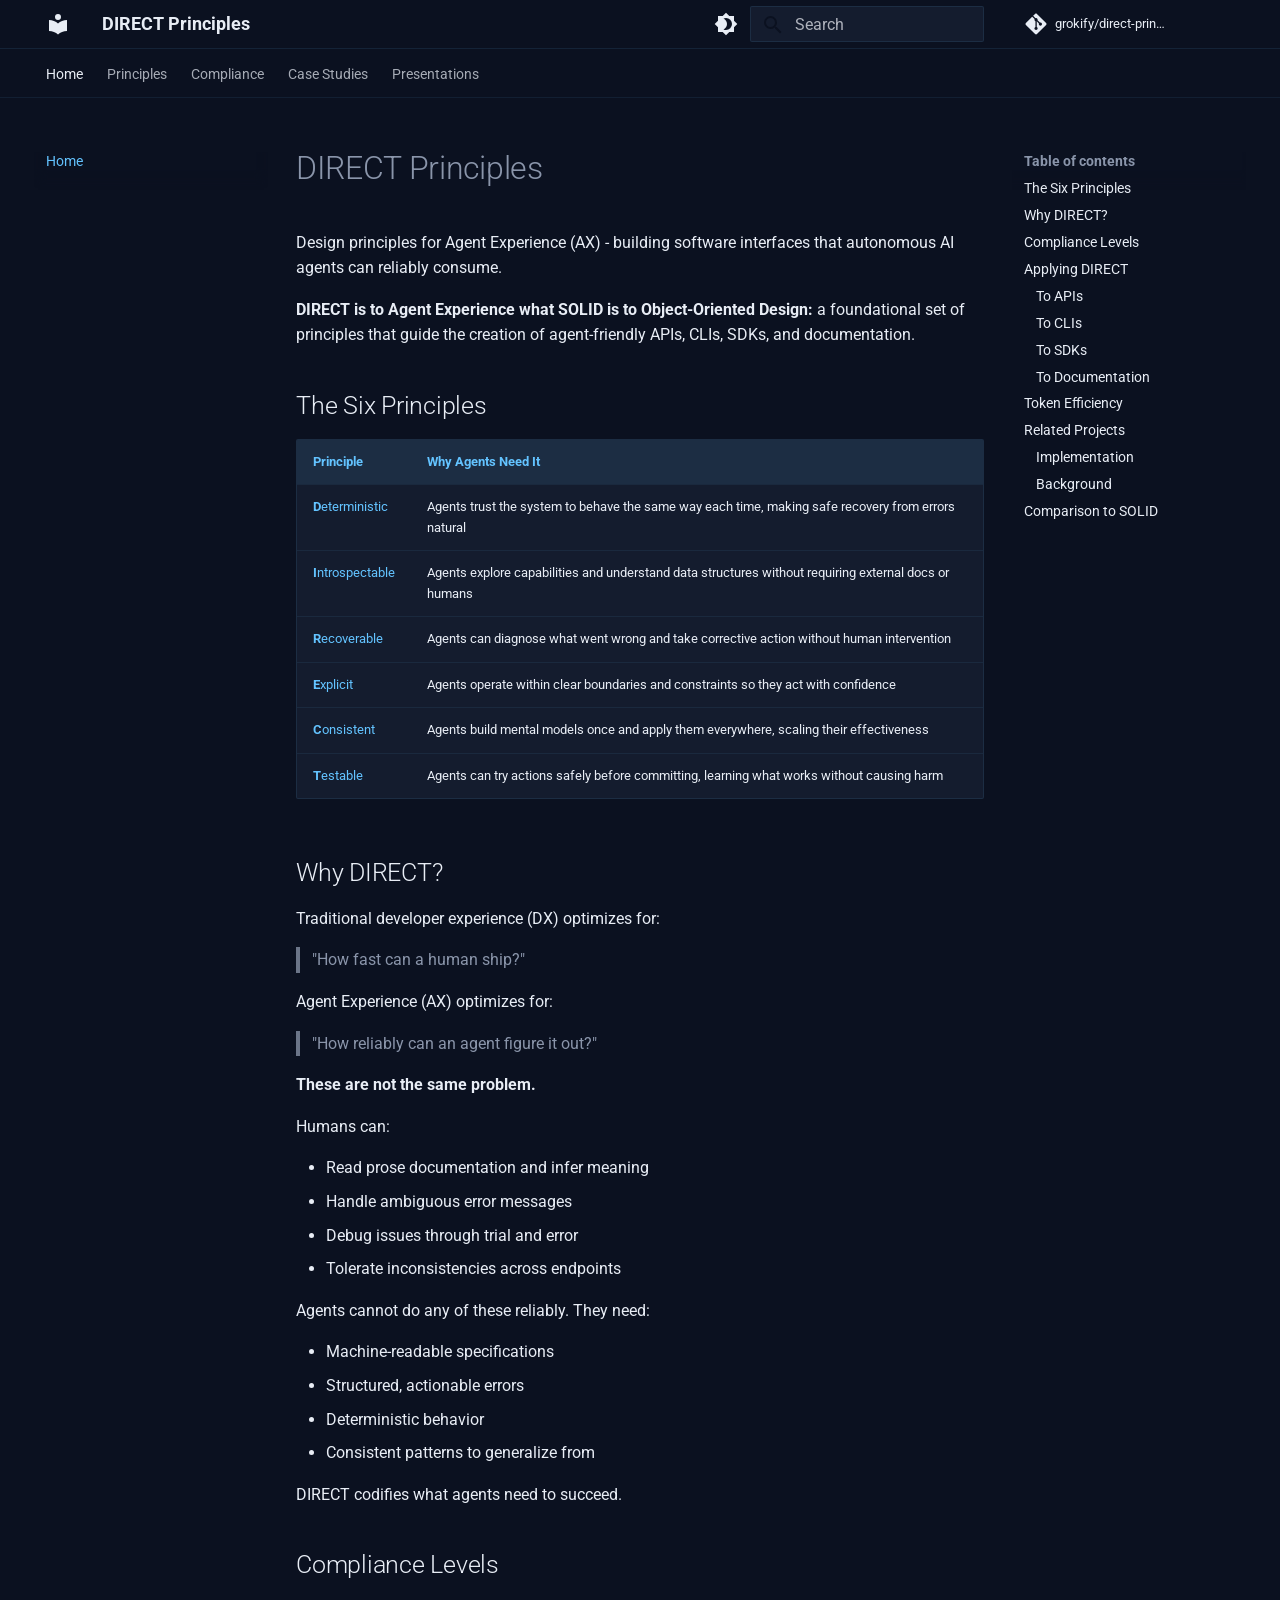
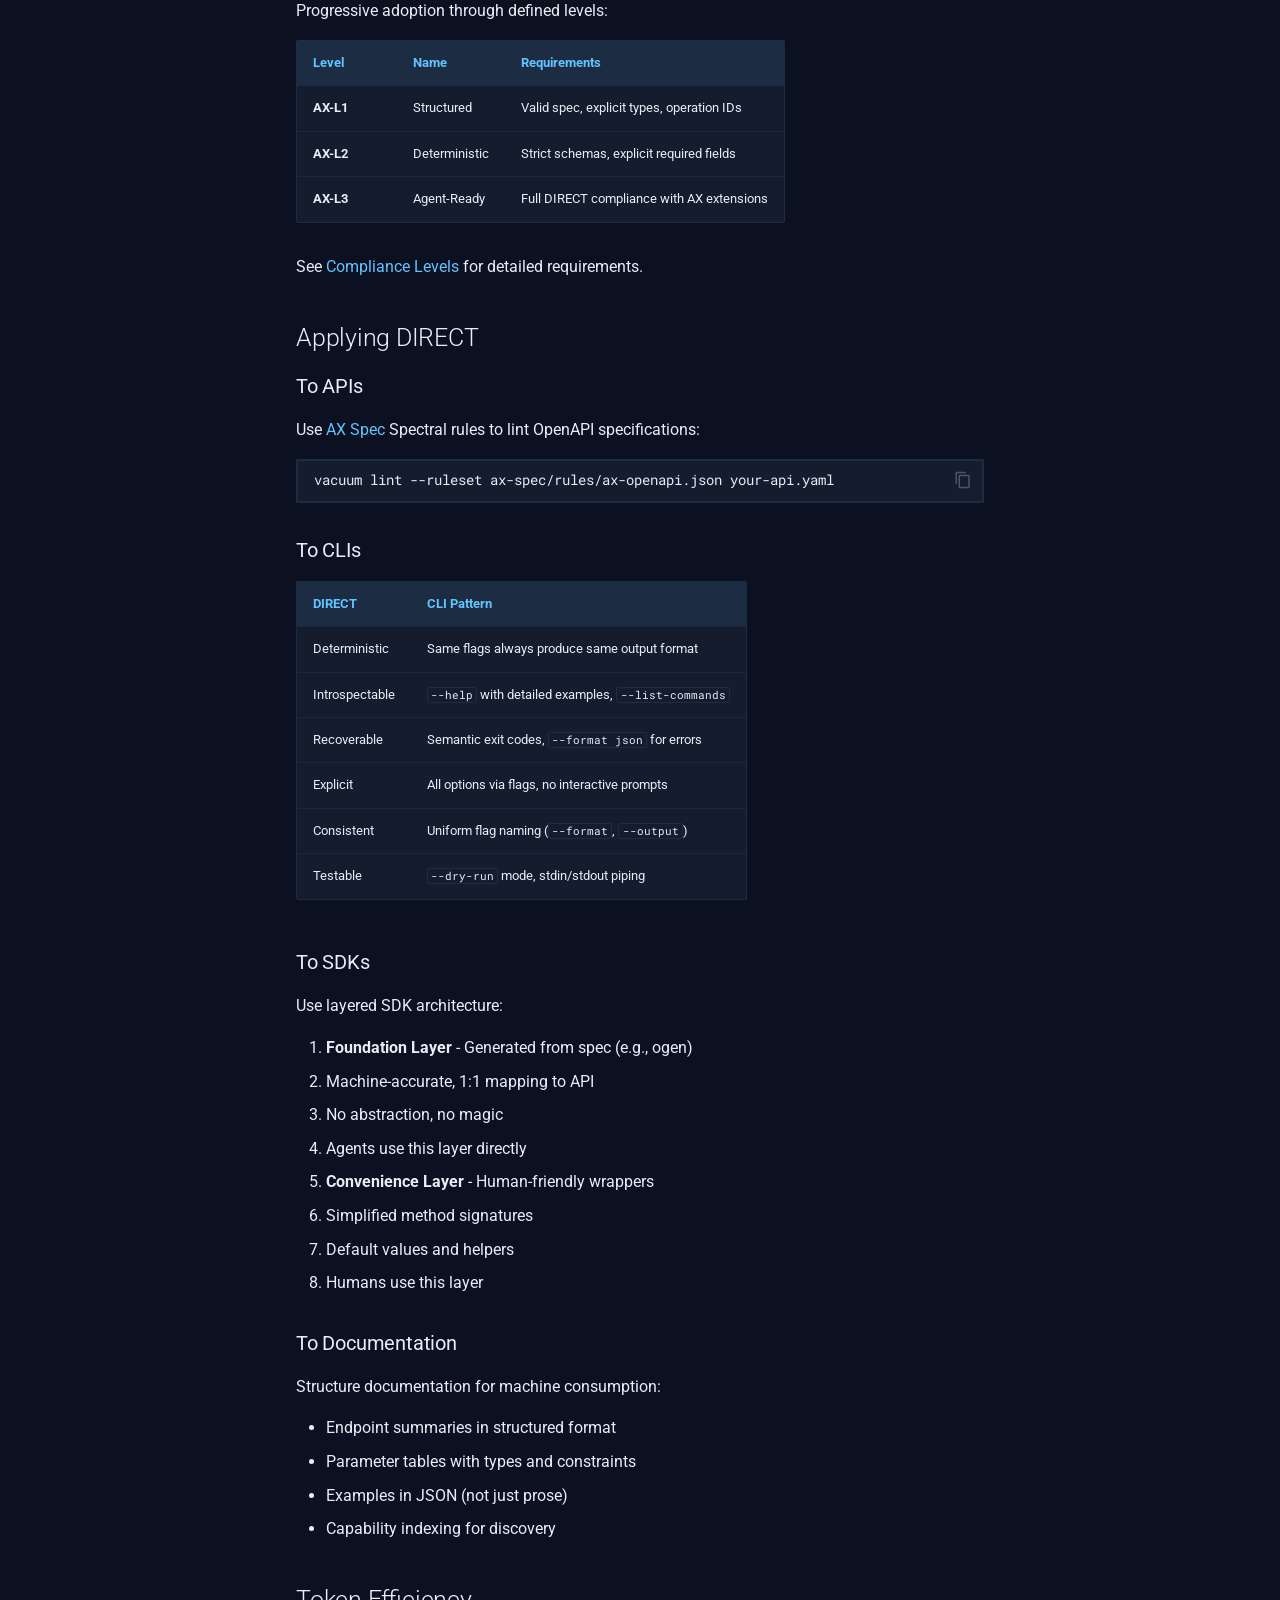
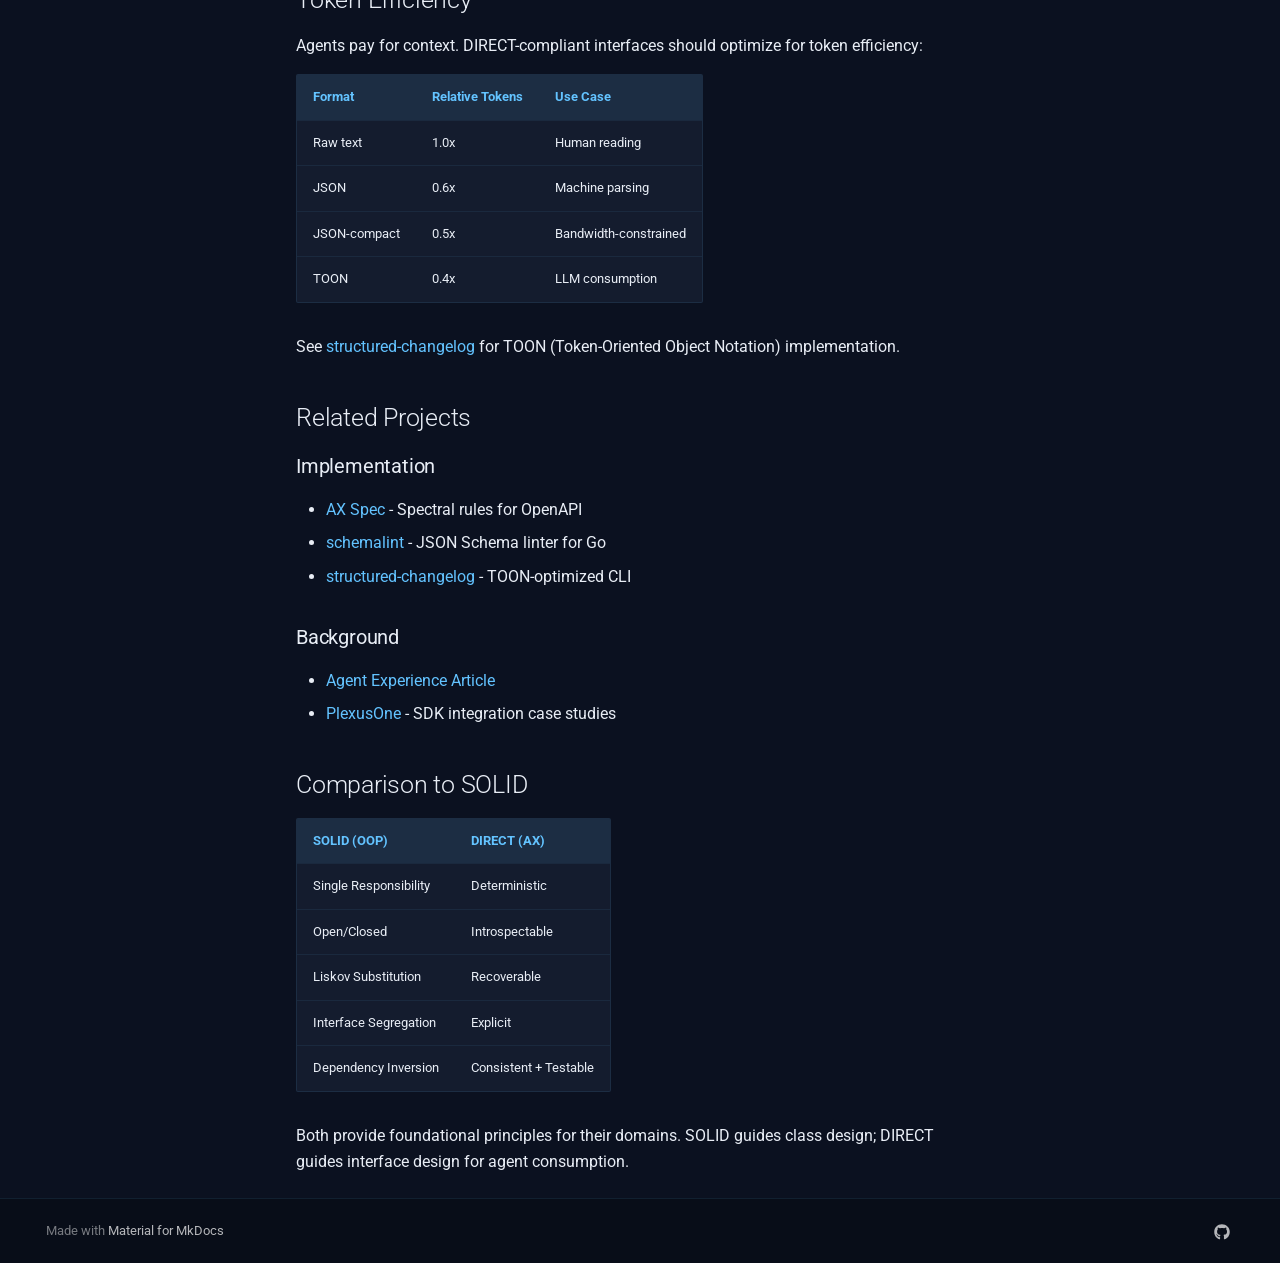
<file: home/index.html>
<!doctype html>
<html lang="en" class="no-js">
  <head>
    
      <meta charset="utf-8">
      <meta name="viewport" content="width=device-width,initial-scale=1">
      
        <meta name="description" content="Design principles for Agent Experience (AX)">
      
      
      
        <link rel="canonical" href="https://grokify.github.io/direct-principles/home/">
      
      
      
        <link rel="next" href="../principles/">
      
      
      <link rel="icon" href="../assets/images/favicon.png">
      <meta name="generator" content="mkdocs-1.6.1, mkdocs-material-9.6.18">
    
    
      
        <title>Home - DIRECT Principles</title>
      
    
    
      <link rel="stylesheet" href="../assets/stylesheets/main.7e37652d.min.css">
      
        
        <link rel="stylesheet" href="../assets/stylesheets/palette.06af60db.min.css">
      
      


    
    
      
    
    
      
        
        
        <link rel="preconnect" href="https://fonts.gstatic.com" crossorigin>
        <link rel="stylesheet" href="https://fonts.googleapis.com/css?family=Roboto:300,300i,400,400i,700,700i%7CRoboto+Mono:400,400i,700,700i&display=fallback">
        <style>:root{--md-text-font:"Roboto";--md-code-font:"Roboto Mono"}</style>
      
    
    
      <link rel="stylesheet" href="../stylesheets/custom.css">
    
    <script>__md_scope=new URL("..",location),__md_hash=e=>[...e].reduce(((e,_)=>(e<<5)-e+_.charCodeAt(0)),0),__md_get=(e,_=localStorage,t=__md_scope)=>JSON.parse(_.getItem(t.pathname+"."+e)),__md_set=(e,_,t=localStorage,a=__md_scope)=>{try{t.setItem(a.pathname+"."+e,JSON.stringify(_))}catch(e){}}</script>
    
      

    
    
    
  </head>
  
  
    
    
      
    
    
    
    
    <body dir="ltr" data-md-color-scheme="slate" data-md-color-primary="custom" data-md-color-accent="custom">
  
    
    <input class="md-toggle" data-md-toggle="drawer" type="checkbox" id="__drawer" autocomplete="off">
    <input class="md-toggle" data-md-toggle="search" type="checkbox" id="__search" autocomplete="off">
    <label class="md-overlay" for="__drawer"></label>
    <div data-md-component="skip">
      
        
        <a href="#direct-principles" class="md-skip">
          Skip to content
        </a>
      
    </div>
    <div data-md-component="announce">
      
    </div>
    
    
      

<header class="md-header" data-md-component="header">
  <nav class="md-header__inner md-grid" aria-label="Header">
    <a href=".." title="DIRECT Principles" class="md-header__button md-logo" aria-label="DIRECT Principles" data-md-component="logo">
      
  
  <svg xmlns="http://www.w3.org/2000/svg" viewBox="0 0 24 24"><path d="M12 8a3 3 0 0 0 3-3 3 3 0 0 0-3-3 3 3 0 0 0-3 3 3 3 0 0 0 3 3m0 3.54C9.64 9.35 6.5 8 3 8v11c3.5 0 6.64 1.35 9 3.54 2.36-2.19 5.5-3.54 9-3.54V8c-3.5 0-6.64 1.35-9 3.54"/></svg>

    </a>
    <label class="md-header__button md-icon" for="__drawer">
      
      <svg xmlns="http://www.w3.org/2000/svg" viewBox="0 0 24 24"><path d="M3 6h18v2H3zm0 5h18v2H3zm0 5h18v2H3z"/></svg>
    </label>
    <div class="md-header__title" data-md-component="header-title">
      <div class="md-header__ellipsis">
        <div class="md-header__topic">
          <span class="md-ellipsis">
            DIRECT Principles
          </span>
        </div>
        <div class="md-header__topic" data-md-component="header-topic">
          <span class="md-ellipsis">
            
              Home
            
          </span>
        </div>
      </div>
    </div>
    
      
        <form class="md-header__option" data-md-component="palette">
  
    
    
    
    <input class="md-option" data-md-color-media="" data-md-color-scheme="slate" data-md-color-primary="custom" data-md-color-accent="custom"  aria-label="Switch to light mode"  type="radio" name="__palette" id="__palette_0">
    
      <label class="md-header__button md-icon" title="Switch to light mode" for="__palette_1" hidden>
        <svg xmlns="http://www.w3.org/2000/svg" viewBox="0 0 24 24"><path d="M12 18c-.89 0-1.74-.2-2.5-.55C11.56 16.5 13 14.42 13 12s-1.44-4.5-3.5-5.45C10.26 6.2 11.11 6 12 6a6 6 0 0 1 6 6 6 6 0 0 1-6 6m8-9.31V4h-4.69L12 .69 8.69 4H4v4.69L.69 12 4 15.31V20h4.69L12 23.31 15.31 20H20v-4.69L23.31 12z"/></svg>
      </label>
    
  
    
    
    
    <input class="md-option" data-md-color-media="" data-md-color-scheme="default" data-md-color-primary="indigo" data-md-color-accent="indigo"  aria-label="Switch to dark mode"  type="radio" name="__palette" id="__palette_1">
    
      <label class="md-header__button md-icon" title="Switch to dark mode" for="__palette_0" hidden>
        <svg xmlns="http://www.w3.org/2000/svg" viewBox="0 0 24 24"><path d="M12 8a4 4 0 0 0-4 4 4 4 0 0 0 4 4 4 4 0 0 0 4-4 4 4 0 0 0-4-4m0 10a6 6 0 0 1-6-6 6 6 0 0 1 6-6 6 6 0 0 1 6 6 6 6 0 0 1-6 6m8-9.31V4h-4.69L12 .69 8.69 4H4v4.69L.69 12 4 15.31V20h4.69L12 23.31 15.31 20H20v-4.69L23.31 12z"/></svg>
      </label>
    
  
</form>
      
    
    
      <script>var palette=__md_get("__palette");if(palette&&palette.color){if("(prefers-color-scheme)"===palette.color.media){var media=matchMedia("(prefers-color-scheme: light)"),input=document.querySelector(media.matches?"[data-md-color-media='(prefers-color-scheme: light)']":"[data-md-color-media='(prefers-color-scheme: dark)']");palette.color.media=input.getAttribute("data-md-color-media"),palette.color.scheme=input.getAttribute("data-md-color-scheme"),palette.color.primary=input.getAttribute("data-md-color-primary"),palette.color.accent=input.getAttribute("data-md-color-accent")}for(var[key,value]of Object.entries(palette.color))document.body.setAttribute("data-md-color-"+key,value)}</script>
    
    
    
      
      
        <label class="md-header__button md-icon" for="__search">
          
          <svg xmlns="http://www.w3.org/2000/svg" viewBox="0 0 24 24"><path d="M9.5 3A6.5 6.5 0 0 1 16 9.5c0 1.61-.59 3.09-1.56 4.23l.27.27h.79l5 5-1.5 1.5-5-5v-.79l-.27-.27A6.52 6.52 0 0 1 9.5 16 6.5 6.5 0 0 1 3 9.5 6.5 6.5 0 0 1 9.5 3m0 2C7 5 5 7 5 9.5S7 14 9.5 14 14 12 14 9.5 12 5 9.5 5"/></svg>
        </label>
        <div class="md-search" data-md-component="search" role="dialog">
  <label class="md-search__overlay" for="__search"></label>
  <div class="md-search__inner" role="search">
    <form class="md-search__form" name="search">
      <input type="text" class="md-search__input" name="query" aria-label="Search" placeholder="Search" autocapitalize="off" autocorrect="off" autocomplete="off" spellcheck="false" data-md-component="search-query" required>
      <label class="md-search__icon md-icon" for="__search">
        
        <svg xmlns="http://www.w3.org/2000/svg" viewBox="0 0 24 24"><path d="M9.5 3A6.5 6.5 0 0 1 16 9.5c0 1.61-.59 3.09-1.56 4.23l.27.27h.79l5 5-1.5 1.5-5-5v-.79l-.27-.27A6.52 6.52 0 0 1 9.5 16 6.5 6.5 0 0 1 3 9.5 6.5 6.5 0 0 1 9.5 3m0 2C7 5 5 7 5 9.5S7 14 9.5 14 14 12 14 9.5 12 5 9.5 5"/></svg>
        
        <svg xmlns="http://www.w3.org/2000/svg" viewBox="0 0 24 24"><path d="M20 11v2H8l5.5 5.5-1.42 1.42L4.16 12l7.92-7.92L13.5 5.5 8 11z"/></svg>
      </label>
      <nav class="md-search__options" aria-label="Search">
        
        <button type="reset" class="md-search__icon md-icon" title="Clear" aria-label="Clear" tabindex="-1">
          
          <svg xmlns="http://www.w3.org/2000/svg" viewBox="0 0 24 24"><path d="M19 6.41 17.59 5 12 10.59 6.41 5 5 6.41 10.59 12 5 17.59 6.41 19 12 13.41 17.59 19 19 17.59 13.41 12z"/></svg>
        </button>
      </nav>
      
        <div class="md-search__suggest" data-md-component="search-suggest"></div>
      
    </form>
    <div class="md-search__output">
      <div class="md-search__scrollwrap" tabindex="0" data-md-scrollfix>
        <div class="md-search-result" data-md-component="search-result">
          <div class="md-search-result__meta">
            Initializing search
          </div>
          <ol class="md-search-result__list" role="presentation"></ol>
        </div>
      </div>
    </div>
  </div>
</div>
      
    
    
      <div class="md-header__source">
        <a href="https://github.com/grokify/direct-principles" title="Go to repository" class="md-source" data-md-component="source">
  <div class="md-source__icon md-icon">
    
    <svg xmlns="http://www.w3.org/2000/svg" viewBox="0 0 448 512"><!--! Font Awesome Free 7.0.0 by @fontawesome - https://fontawesome.com License - https://fontawesome.com/license/free (Icons: CC BY 4.0, Fonts: SIL OFL 1.1, Code: MIT License) Copyright 2025 Fonticons, Inc.--><path fill="currentColor" d="M439.6 236.1 244 40.5c-5.4-5.5-12.8-8.5-20.4-8.5s-15 3-20.4 8.4L162.5 81l51.5 51.5c27.1-9.1 52.7 16.8 43.4 43.7l49.7 49.7c34.2-11.8 61.2 31 35.5 56.7-26.5 26.5-70.2-2.9-56-37.3L240.3 199v121.9c25.3 12.5 22.3 41.8 9.1 55-6.4 6.4-15.2 10.1-24.3 10.1s-17.8-3.6-24.3-10.1c-17.6-17.6-11.1-46.9 11.2-56v-123c-20.8-8.5-24.6-30.7-18.6-45L142.6 101 8.5 235.1C3 240.6 0 247.9 0 255.5s3 15 8.5 20.4l195.6 195.7c5.4 5.4 12.7 8.4 20.4 8.4s15-3 20.4-8.4l194.7-194.7c5.4-5.4 8.4-12.8 8.4-20.4s-3-15-8.4-20.4"/></svg>
  </div>
  <div class="md-source__repository">
    grokify/direct-principles
  </div>
</a>
      </div>
    
  </nav>
  
</header>
    
    <div class="md-container" data-md-component="container">
      
      
        
          
            
<nav class="md-tabs" aria-label="Tabs" data-md-component="tabs">
  <div class="md-grid">
    <ul class="md-tabs__list">
      
        
  
  
  
    
  
  
    <li class="md-tabs__item md-tabs__item--active">
      <a href="./" class="md-tabs__link">
        
  
  
    
  
  Home

      </a>
    </li>
  

      
        
  
  
  
  
    
    
      <li class="md-tabs__item">
        <a href="../principles/" class="md-tabs__link">
          
  
  
  Principles

        </a>
      </li>
    
  

      
        
  
  
  
  
    
    
      <li class="md-tabs__item">
        <a href="../compliance/levels/" class="md-tabs__link">
          
  
  
  Compliance

        </a>
      </li>
    
  

      
        
  
  
  
  
    
    
      <li class="md-tabs__item">
        <a href="../case-studies/agent-tooling-ecosystem/" class="md-tabs__link">
          
  
  
  Case Studies

        </a>
      </li>
    
  

      
        
  
  
  
  
    
    
      <li class="md-tabs__item">
        <a href="../presentations/direct-overview/" class="md-tabs__link">
          
  
  
  Presentations

        </a>
      </li>
    
  

      
    </ul>
  </div>
</nav>
          
        
      
      <main class="md-main" data-md-component="main">
        <div class="md-main__inner md-grid">
          
            
              
              <div class="md-sidebar md-sidebar--primary" data-md-component="sidebar" data-md-type="navigation" >
                <div class="md-sidebar__scrollwrap">
                  <div class="md-sidebar__inner">
                    


  


<nav class="md-nav md-nav--primary md-nav--lifted" aria-label="Navigation" data-md-level="0">
  <label class="md-nav__title" for="__drawer">
    <a href=".." title="DIRECT Principles" class="md-nav__button md-logo" aria-label="DIRECT Principles" data-md-component="logo">
      
  
  <svg xmlns="http://www.w3.org/2000/svg" viewBox="0 0 24 24"><path d="M12 8a3 3 0 0 0 3-3 3 3 0 0 0-3-3 3 3 0 0 0-3 3 3 3 0 0 0 3 3m0 3.54C9.64 9.35 6.5 8 3 8v11c3.5 0 6.64 1.35 9 3.54 2.36-2.19 5.5-3.54 9-3.54V8c-3.5 0-6.64 1.35-9 3.54"/></svg>

    </a>
    DIRECT Principles
  </label>
  
    <div class="md-nav__source">
      <a href="https://github.com/grokify/direct-principles" title="Go to repository" class="md-source" data-md-component="source">
  <div class="md-source__icon md-icon">
    
    <svg xmlns="http://www.w3.org/2000/svg" viewBox="0 0 448 512"><!--! Font Awesome Free 7.0.0 by @fontawesome - https://fontawesome.com License - https://fontawesome.com/license/free (Icons: CC BY 4.0, Fonts: SIL OFL 1.1, Code: MIT License) Copyright 2025 Fonticons, Inc.--><path fill="currentColor" d="M439.6 236.1 244 40.5c-5.4-5.5-12.8-8.5-20.4-8.5s-15 3-20.4 8.4L162.5 81l51.5 51.5c27.1-9.1 52.7 16.8 43.4 43.7l49.7 49.7c34.2-11.8 61.2 31 35.5 56.7-26.5 26.5-70.2-2.9-56-37.3L240.3 199v121.9c25.3 12.5 22.3 41.8 9.1 55-6.4 6.4-15.2 10.1-24.3 10.1s-17.8-3.6-24.3-10.1c-17.6-17.6-11.1-46.9 11.2-56v-123c-20.8-8.5-24.6-30.7-18.6-45L142.6 101 8.5 235.1C3 240.6 0 247.9 0 255.5s3 15 8.5 20.4l195.6 195.7c5.4 5.4 12.7 8.4 20.4 8.4s15-3 20.4-8.4l194.7-194.7c5.4-5.4 8.4-12.8 8.4-20.4s-3-15-8.4-20.4"/></svg>
  </div>
  <div class="md-source__repository">
    grokify/direct-principles
  </div>
</a>
    </div>
  
  <ul class="md-nav__list" data-md-scrollfix>
    
      
      
  
  
    
  
  
  
    <li class="md-nav__item md-nav__item--active">
      
      <input class="md-nav__toggle md-toggle" type="checkbox" id="__toc">
      
      
        
      
      
        <label class="md-nav__link md-nav__link--active" for="__toc">
          
  
  
  <span class="md-ellipsis">
    Home
    
  </span>
  

          <span class="md-nav__icon md-icon"></span>
        </label>
      
      <a href="./" class="md-nav__link md-nav__link--active">
        
  
  
  <span class="md-ellipsis">
    Home
    
  </span>
  

      </a>
      
        

<nav class="md-nav md-nav--secondary" aria-label="Table of contents">
  
  
  
    
  
  
    <label class="md-nav__title" for="__toc">
      <span class="md-nav__icon md-icon"></span>
      Table of contents
    </label>
    <ul class="md-nav__list" data-md-component="toc" data-md-scrollfix>
      
        <li class="md-nav__item">
  <a href="#the-six-principles" class="md-nav__link">
    <span class="md-ellipsis">
      The Six Principles
    </span>
  </a>
  
</li>
      
        <li class="md-nav__item">
  <a href="#why-direct" class="md-nav__link">
    <span class="md-ellipsis">
      Why DIRECT?
    </span>
  </a>
  
</li>
      
        <li class="md-nav__item">
  <a href="#compliance-levels" class="md-nav__link">
    <span class="md-ellipsis">
      Compliance Levels
    </span>
  </a>
  
</li>
      
        <li class="md-nav__item">
  <a href="#applying-direct" class="md-nav__link">
    <span class="md-ellipsis">
      Applying DIRECT
    </span>
  </a>
  
    <nav class="md-nav" aria-label="Applying DIRECT">
      <ul class="md-nav__list">
        
          <li class="md-nav__item">
  <a href="#to-apis" class="md-nav__link">
    <span class="md-ellipsis">
      To APIs
    </span>
  </a>
  
</li>
        
          <li class="md-nav__item">
  <a href="#to-clis" class="md-nav__link">
    <span class="md-ellipsis">
      To CLIs
    </span>
  </a>
  
</li>
        
          <li class="md-nav__item">
  <a href="#to-sdks" class="md-nav__link">
    <span class="md-ellipsis">
      To SDKs
    </span>
  </a>
  
</li>
        
          <li class="md-nav__item">
  <a href="#to-documentation" class="md-nav__link">
    <span class="md-ellipsis">
      To Documentation
    </span>
  </a>
  
</li>
        
      </ul>
    </nav>
  
</li>
      
        <li class="md-nav__item">
  <a href="#token-efficiency" class="md-nav__link">
    <span class="md-ellipsis">
      Token Efficiency
    </span>
  </a>
  
</li>
      
        <li class="md-nav__item">
  <a href="#related-projects" class="md-nav__link">
    <span class="md-ellipsis">
      Related Projects
    </span>
  </a>
  
    <nav class="md-nav" aria-label="Related Projects">
      <ul class="md-nav__list">
        
          <li class="md-nav__item">
  <a href="#implementation" class="md-nav__link">
    <span class="md-ellipsis">
      Implementation
    </span>
  </a>
  
</li>
        
          <li class="md-nav__item">
  <a href="#background" class="md-nav__link">
    <span class="md-ellipsis">
      Background
    </span>
  </a>
  
</li>
        
      </ul>
    </nav>
  
</li>
      
        <li class="md-nav__item">
  <a href="#comparison-to-solid" class="md-nav__link">
    <span class="md-ellipsis">
      Comparison to SOLID
    </span>
  </a>
  
</li>
      
    </ul>
  
</nav>
      
    </li>
  

    
      
      
  
  
  
  
    
    
    
    
      
      
        
      
    
    
    <li class="md-nav__item md-nav__item--nested">
      
        
        
          
        
        <input class="md-nav__toggle md-toggle md-toggle--indeterminate" type="checkbox" id="__nav_2" >
        
          
          <label class="md-nav__link" for="__nav_2" id="__nav_2_label" tabindex="0">
            
  
  
  <span class="md-ellipsis">
    Principles
    
  </span>
  

            <span class="md-nav__icon md-icon"></span>
          </label>
        
        <nav class="md-nav" data-md-level="1" aria-labelledby="__nav_2_label" aria-expanded="false">
          <label class="md-nav__title" for="__nav_2">
            <span class="md-nav__icon md-icon"></span>
            Principles
          </label>
          <ul class="md-nav__list" data-md-scrollfix>
            
              
                
  
  
  
  
    <li class="md-nav__item">
      <a href="../principles/" class="md-nav__link">
        
  
  
  <span class="md-ellipsis">
    Overview
    
  </span>
  

      </a>
    </li>
  

              
            
              
                
  
  
  
  
    <li class="md-nav__item">
      <a href="../principles/deterministic/" class="md-nav__link">
        
  
  
  <span class="md-ellipsis">
    Deterministic
    
  </span>
  

      </a>
    </li>
  

              
            
              
                
  
  
  
  
    <li class="md-nav__item">
      <a href="../principles/introspectable/" class="md-nav__link">
        
  
  
  <span class="md-ellipsis">
    Introspectable
    
  </span>
  

      </a>
    </li>
  

              
            
              
                
  
  
  
  
    <li class="md-nav__item">
      <a href="../principles/recoverable/" class="md-nav__link">
        
  
  
  <span class="md-ellipsis">
    Recoverable
    
  </span>
  

      </a>
    </li>
  

              
            
              
                
  
  
  
  
    <li class="md-nav__item">
      <a href="../principles/explicit/" class="md-nav__link">
        
  
  
  <span class="md-ellipsis">
    Explicit
    
  </span>
  

      </a>
    </li>
  

              
            
              
                
  
  
  
  
    <li class="md-nav__item">
      <a href="../principles/consistent/" class="md-nav__link">
        
  
  
  <span class="md-ellipsis">
    Consistent
    
  </span>
  

      </a>
    </li>
  

              
            
              
                
  
  
  
  
    <li class="md-nav__item">
      <a href="../principles/testable/" class="md-nav__link">
        
  
  
  <span class="md-ellipsis">
    Testable
    
  </span>
  

      </a>
    </li>
  

              
            
          </ul>
        </nav>
      
    </li>
  

    
      
      
  
  
  
  
    
    
    
    
      
      
        
      
    
    
    <li class="md-nav__item md-nav__item--nested">
      
        
        
          
        
        <input class="md-nav__toggle md-toggle md-toggle--indeterminate" type="checkbox" id="__nav_3" >
        
          
          <label class="md-nav__link" for="__nav_3" id="__nav_3_label" tabindex="0">
            
  
  
  <span class="md-ellipsis">
    Compliance
    
  </span>
  

            <span class="md-nav__icon md-icon"></span>
          </label>
        
        <nav class="md-nav" data-md-level="1" aria-labelledby="__nav_3_label" aria-expanded="false">
          <label class="md-nav__title" for="__nav_3">
            <span class="md-nav__icon md-icon"></span>
            Compliance
          </label>
          <ul class="md-nav__list" data-md-scrollfix>
            
              
                
  
  
  
  
    <li class="md-nav__item">
      <a href="../compliance/levels/" class="md-nav__link">
        
  
  
  <span class="md-ellipsis">
    Levels
    
  </span>
  

      </a>
    </li>
  

              
            
          </ul>
        </nav>
      
    </li>
  

    
      
      
  
  
  
  
    
    
    
    
      
      
        
      
    
    
    <li class="md-nav__item md-nav__item--nested">
      
        
        
          
        
        <input class="md-nav__toggle md-toggle md-toggle--indeterminate" type="checkbox" id="__nav_4" >
        
          
          <label class="md-nav__link" for="__nav_4" id="__nav_4_label" tabindex="0">
            
  
  
  <span class="md-ellipsis">
    Case Studies
    
  </span>
  

            <span class="md-nav__icon md-icon"></span>
          </label>
        
        <nav class="md-nav" data-md-level="1" aria-labelledby="__nav_4_label" aria-expanded="false">
          <label class="md-nav__title" for="__nav_4">
            <span class="md-nav__icon md-icon"></span>
            Case Studies
          </label>
          <ul class="md-nav__list" data-md-scrollfix>
            
              
                
  
  
  
  
    <li class="md-nav__item">
      <a href="../case-studies/agent-tooling-ecosystem/" class="md-nav__link">
        
  
  
  <span class="md-ellipsis">
    Agent Tooling Ecosystem
    
  </span>
  

      </a>
    </li>
  

              
            
          </ul>
        </nav>
      
    </li>
  

    
      
      
  
  
  
  
    
    
    
    
      
      
        
      
    
    
    <li class="md-nav__item md-nav__item--nested">
      
        
        
          
        
        <input class="md-nav__toggle md-toggle md-toggle--indeterminate" type="checkbox" id="__nav_5" >
        
          
          <label class="md-nav__link" for="__nav_5" id="__nav_5_label" tabindex="0">
            
  
  
  <span class="md-ellipsis">
    Presentations
    
  </span>
  

            <span class="md-nav__icon md-icon"></span>
          </label>
        
        <nav class="md-nav" data-md-level="1" aria-labelledby="__nav_5_label" aria-expanded="false">
          <label class="md-nav__title" for="__nav_5">
            <span class="md-nav__icon md-icon"></span>
            Presentations
          </label>
          <ul class="md-nav__list" data-md-scrollfix>
            
              
                
  
  
  
  
    <li class="md-nav__item">
      <a href="../presentations/direct-overview/" class="md-nav__link">
        
  
  
  <span class="md-ellipsis">
    DIRECT Overview
    
  </span>
  

      </a>
    </li>
  

              
            
          </ul>
        </nav>
      
    </li>
  

    
  </ul>
</nav>
                  </div>
                </div>
              </div>
            
            
              
              <div class="md-sidebar md-sidebar--secondary" data-md-component="sidebar" data-md-type="toc" >
                <div class="md-sidebar__scrollwrap">
                  <div class="md-sidebar__inner">
                    

<nav class="md-nav md-nav--secondary" aria-label="Table of contents">
  
  
  
    
  
  
    <label class="md-nav__title" for="__toc">
      <span class="md-nav__icon md-icon"></span>
      Table of contents
    </label>
    <ul class="md-nav__list" data-md-component="toc" data-md-scrollfix>
      
        <li class="md-nav__item">
  <a href="#the-six-principles" class="md-nav__link">
    <span class="md-ellipsis">
      The Six Principles
    </span>
  </a>
  
</li>
      
        <li class="md-nav__item">
  <a href="#why-direct" class="md-nav__link">
    <span class="md-ellipsis">
      Why DIRECT?
    </span>
  </a>
  
</li>
      
        <li class="md-nav__item">
  <a href="#compliance-levels" class="md-nav__link">
    <span class="md-ellipsis">
      Compliance Levels
    </span>
  </a>
  
</li>
      
        <li class="md-nav__item">
  <a href="#applying-direct" class="md-nav__link">
    <span class="md-ellipsis">
      Applying DIRECT
    </span>
  </a>
  
    <nav class="md-nav" aria-label="Applying DIRECT">
      <ul class="md-nav__list">
        
          <li class="md-nav__item">
  <a href="#to-apis" class="md-nav__link">
    <span class="md-ellipsis">
      To APIs
    </span>
  </a>
  
</li>
        
          <li class="md-nav__item">
  <a href="#to-clis" class="md-nav__link">
    <span class="md-ellipsis">
      To CLIs
    </span>
  </a>
  
</li>
        
          <li class="md-nav__item">
  <a href="#to-sdks" class="md-nav__link">
    <span class="md-ellipsis">
      To SDKs
    </span>
  </a>
  
</li>
        
          <li class="md-nav__item">
  <a href="#to-documentation" class="md-nav__link">
    <span class="md-ellipsis">
      To Documentation
    </span>
  </a>
  
</li>
        
      </ul>
    </nav>
  
</li>
      
        <li class="md-nav__item">
  <a href="#token-efficiency" class="md-nav__link">
    <span class="md-ellipsis">
      Token Efficiency
    </span>
  </a>
  
</li>
      
        <li class="md-nav__item">
  <a href="#related-projects" class="md-nav__link">
    <span class="md-ellipsis">
      Related Projects
    </span>
  </a>
  
    <nav class="md-nav" aria-label="Related Projects">
      <ul class="md-nav__list">
        
          <li class="md-nav__item">
  <a href="#implementation" class="md-nav__link">
    <span class="md-ellipsis">
      Implementation
    </span>
  </a>
  
</li>
        
          <li class="md-nav__item">
  <a href="#background" class="md-nav__link">
    <span class="md-ellipsis">
      Background
    </span>
  </a>
  
</li>
        
      </ul>
    </nav>
  
</li>
      
        <li class="md-nav__item">
  <a href="#comparison-to-solid" class="md-nav__link">
    <span class="md-ellipsis">
      Comparison to SOLID
    </span>
  </a>
  
</li>
      
    </ul>
  
</nav>
                  </div>
                </div>
              </div>
            
          
          
            <div class="md-content" data-md-component="content">
              <article class="md-content__inner md-typeset">
                
                  


  
  


<h1 id="direct-principles">DIRECT Principles<a class="headerlink" href="#direct-principles" title="Permanent link">&para;</a></h1>
<p>Design principles for Agent Experience (AX) - building software interfaces that autonomous AI agents can reliably consume.</p>
<p><strong>DIRECT is to Agent Experience what SOLID is to Object-Oriented Design:</strong> a foundational set of principles that guide the creation of agent-friendly APIs, CLIs, SDKs, and documentation.</p>
<h2 id="the-six-principles">The Six Principles<a class="headerlink" href="#the-six-principles" title="Permanent link">&para;</a></h2>
<table>
<thead>
<tr>
<th>Principle</th>
<th>Why Agents Need It</th>
</tr>
</thead>
<tbody>
<tr>
<td><a href="../principles/deterministic/"><strong>D</strong>eterministic</a></td>
<td>Agents trust the system to behave the same way each time, making safe recovery from errors natural</td>
</tr>
<tr>
<td><a href="../principles/introspectable/"><strong>I</strong>ntrospectable</a></td>
<td>Agents explore capabilities and understand data structures without requiring external docs or humans</td>
</tr>
<tr>
<td><a href="../principles/recoverable/"><strong>R</strong>ecoverable</a></td>
<td>Agents can diagnose what went wrong and take corrective action without human intervention</td>
</tr>
<tr>
<td><a href="../principles/explicit/"><strong>E</strong>xplicit</a></td>
<td>Agents operate within clear boundaries and constraints so they act with confidence</td>
</tr>
<tr>
<td><a href="../principles/consistent/"><strong>C</strong>onsistent</a></td>
<td>Agents build mental models once and apply them everywhere, scaling their effectiveness</td>
</tr>
<tr>
<td><a href="../principles/testable/"><strong>T</strong>estable</a></td>
<td>Agents can try actions safely before committing, learning what works without causing harm</td>
</tr>
</tbody>
</table>
<h2 id="why-direct">Why DIRECT?<a class="headerlink" href="#why-direct" title="Permanent link">&para;</a></h2>
<p>Traditional developer experience (DX) optimizes for:</p>
<blockquote>
<p>"How fast can a human ship?"</p>
</blockquote>
<p>Agent Experience (AX) optimizes for:</p>
<blockquote>
<p>"How reliably can an agent figure it out?"</p>
</blockquote>
<p><strong>These are not the same problem.</strong></p>
<p>Humans can:</p>
<ul>
<li>Read prose documentation and infer meaning</li>
<li>Handle ambiguous error messages</li>
<li>Debug issues through trial and error</li>
<li>Tolerate inconsistencies across endpoints</li>
</ul>
<p>Agents cannot do any of these reliably. They need:</p>
<ul>
<li>Machine-readable specifications</li>
<li>Structured, actionable errors</li>
<li>Deterministic behavior</li>
<li>Consistent patterns to generalize from</li>
</ul>
<p>DIRECT codifies what agents need to succeed.</p>
<h2 id="compliance-levels">Compliance Levels<a class="headerlink" href="#compliance-levels" title="Permanent link">&para;</a></h2>
<p>Progressive adoption through defined levels:</p>
<table>
<thead>
<tr>
<th>Level</th>
<th>Name</th>
<th>Requirements</th>
</tr>
</thead>
<tbody>
<tr>
<td><strong>AX-L1</strong></td>
<td>Structured</td>
<td>Valid spec, explicit types, operation IDs</td>
</tr>
<tr>
<td><strong>AX-L2</strong></td>
<td>Deterministic</td>
<td>Strict schemas, explicit required fields</td>
</tr>
<tr>
<td><strong>AX-L3</strong></td>
<td>Agent-Ready</td>
<td>Full DIRECT compliance with AX extensions</td>
</tr>
</tbody>
</table>
<p>See <a href="../compliance/levels/">Compliance Levels</a> for detailed requirements.</p>
<h2 id="applying-direct">Applying DIRECT<a class="headerlink" href="#applying-direct" title="Permanent link">&para;</a></h2>
<h3 id="to-apis">To APIs<a class="headerlink" href="#to-apis" title="Permanent link">&para;</a></h3>
<p>Use <a href="https://github.com/plexusone/ax-spec">AX Spec</a> Spectral rules to lint OpenAPI specifications:</p>
<div class="highlight"><pre><span></span><code><a id="__codelineno-0-1" name="__codelineno-0-1" href="#__codelineno-0-1"></a>vacuum<span class="w"> </span>lint<span class="w"> </span>--ruleset<span class="w"> </span>ax-spec/rules/ax-openapi.json<span class="w"> </span>your-api.yaml
</code></pre></div>
<h3 id="to-clis">To CLIs<a class="headerlink" href="#to-clis" title="Permanent link">&para;</a></h3>
<table>
<thead>
<tr>
<th>DIRECT</th>
<th>CLI Pattern</th>
</tr>
</thead>
<tbody>
<tr>
<td>Deterministic</td>
<td>Same flags always produce same output format</td>
</tr>
<tr>
<td>Introspectable</td>
<td><code>--help</code> with detailed examples, <code>--list-commands</code></td>
</tr>
<tr>
<td>Recoverable</td>
<td>Semantic exit codes, <code>--format json</code> for errors</td>
</tr>
<tr>
<td>Explicit</td>
<td>All options via flags, no interactive prompts</td>
</tr>
<tr>
<td>Consistent</td>
<td>Uniform flag naming (<code>--format</code>, <code>--output</code>)</td>
</tr>
<tr>
<td>Testable</td>
<td><code>--dry-run</code> mode, stdin/stdout piping</td>
</tr>
</tbody>
</table>
<h3 id="to-sdks">To SDKs<a class="headerlink" href="#to-sdks" title="Permanent link">&para;</a></h3>
<p>Use layered SDK architecture:</p>
<ol>
<li><strong>Foundation Layer</strong> - Generated from spec (e.g., ogen)</li>
<li>Machine-accurate, 1:1 mapping to API</li>
<li>No abstraction, no magic</li>
<li>
<p>Agents use this layer directly</p>
</li>
<li>
<p><strong>Convenience Layer</strong> - Human-friendly wrappers</p>
</li>
<li>Simplified method signatures</li>
<li>Default values and helpers</li>
<li>Humans use this layer</li>
</ol>
<h3 id="to-documentation">To Documentation<a class="headerlink" href="#to-documentation" title="Permanent link">&para;</a></h3>
<p>Structure documentation for machine consumption:</p>
<ul>
<li>Endpoint summaries in structured format</li>
<li>Parameter tables with types and constraints</li>
<li>Examples in JSON (not just prose)</li>
<li>Capability indexing for discovery</li>
</ul>
<h2 id="token-efficiency">Token Efficiency<a class="headerlink" href="#token-efficiency" title="Permanent link">&para;</a></h2>
<p>Agents pay for context. DIRECT-compliant interfaces should optimize for token efficiency:</p>
<table>
<thead>
<tr>
<th>Format</th>
<th>Relative Tokens</th>
<th>Use Case</th>
</tr>
</thead>
<tbody>
<tr>
<td>Raw text</td>
<td>1.0x</td>
<td>Human reading</td>
</tr>
<tr>
<td>JSON</td>
<td>0.6x</td>
<td>Machine parsing</td>
</tr>
<tr>
<td>JSON-compact</td>
<td>0.5x</td>
<td>Bandwidth-constrained</td>
</tr>
<tr>
<td>TOON</td>
<td>0.4x</td>
<td>LLM consumption</td>
</tr>
</tbody>
</table>
<p>See <a href="https://github.com/grokify/structured-changelog">structured-changelog</a> for TOON (Token-Oriented Object Notation) implementation.</p>
<h2 id="related-projects">Related Projects<a class="headerlink" href="#related-projects" title="Permanent link">&para;</a></h2>
<h3 id="implementation">Implementation<a class="headerlink" href="#implementation" title="Permanent link">&para;</a></h3>
<ul>
<li><a href="https://github.com/plexusone/ax-spec">AX Spec</a> - Spectral rules for OpenAPI</li>
<li><a href="https://github.com/grokify/schemalint">schemalint</a> - JSON Schema linter for Go</li>
<li><a href="https://github.com/grokify/structured-changelog">structured-changelog</a> - TOON-optimized CLI</li>
</ul>
<h3 id="background">Background<a class="headerlink" href="#background" title="Permanent link">&para;</a></h3>
<ul>
<li><a href="https://github.com/grokify/grokify-articles/tree/master/agent-experience-ax">Agent Experience Article</a></li>
<li><a href="https://github.com/plexusone">PlexusOne</a> - SDK integration case studies</li>
</ul>
<h2 id="comparison-to-solid">Comparison to SOLID<a class="headerlink" href="#comparison-to-solid" title="Permanent link">&para;</a></h2>
<table>
<thead>
<tr>
<th>SOLID (OOP)</th>
<th>DIRECT (AX)</th>
</tr>
</thead>
<tbody>
<tr>
<td>Single Responsibility</td>
<td>Deterministic</td>
</tr>
<tr>
<td>Open/Closed</td>
<td>Introspectable</td>
</tr>
<tr>
<td>Liskov Substitution</td>
<td>Recoverable</td>
</tr>
<tr>
<td>Interface Segregation</td>
<td>Explicit</td>
</tr>
<tr>
<td>Dependency Inversion</td>
<td>Consistent + Testable</td>
</tr>
</tbody>
</table>
<p>Both provide foundational principles for their domains. SOLID guides class design; DIRECT guides interface design for agent consumption.</p>












                
              </article>
            </div>
          
          
  <script>var tabs=__md_get("__tabs");if(Array.isArray(tabs))e:for(var set of document.querySelectorAll(".tabbed-set")){var labels=set.querySelector(".tabbed-labels");for(var tab of tabs)for(var label of labels.getElementsByTagName("label"))if(label.innerText.trim()===tab){var input=document.getElementById(label.htmlFor);input.checked=!0;continue e}}</script>

<script>var target=document.getElementById(location.hash.slice(1));target&&target.name&&(target.checked=target.name.startsWith("__tabbed_"))</script>
        </div>
        
          <button type="button" class="md-top md-icon" data-md-component="top" hidden>
  
  <svg xmlns="http://www.w3.org/2000/svg" viewBox="0 0 24 24"><path d="M13 20h-2V8l-5.5 5.5-1.42-1.42L12 4.16l7.92 7.92-1.42 1.42L13 8z"/></svg>
  Back to top
</button>
        
      </main>
      
        <footer class="md-footer">
  
  <div class="md-footer-meta md-typeset">
    <div class="md-footer-meta__inner md-grid">
      <div class="md-copyright">
  
  
    Made with
    <a href="https://squidfunk.github.io/mkdocs-material/" target="_blank" rel="noopener">
      Material for MkDocs
    </a>
  
</div>
      
        
<div class="md-social">
  
    
    
    
    
      
      
    
    <a href="https://github.com/grokify/direct-principles" target="_blank" rel="noopener" title="github.com" class="md-social__link">
      <svg xmlns="http://www.w3.org/2000/svg" viewBox="0 0 512 512"><!--! Font Awesome Free 7.0.0 by @fontawesome - https://fontawesome.com License - https://fontawesome.com/license/free (Icons: CC BY 4.0, Fonts: SIL OFL 1.1, Code: MIT License) Copyright 2025 Fonticons, Inc.--><path fill="currentColor" d="M173.9 397.4c0 2-2.3 3.6-5.2 3.6-3.3.3-5.6-1.3-5.6-3.6 0-2 2.3-3.6 5.2-3.6 3-.3 5.6 1.3 5.6 3.6m-31.1-4.5c-.7 2 1.3 4.3 4.3 4.9 2.6 1 5.6 0 6.2-2s-1.3-4.3-4.3-5.2c-2.6-.7-5.5.3-6.2 2.3m44.2-1.7c-2.9.7-4.9 2.6-4.6 4.9.3 2 2.9 3.3 5.9 2.6 2.9-.7 4.9-2.6 4.6-4.6-.3-1.9-3-3.2-5.9-2.9M252.8 8C114.1 8 8 113.3 8 252c0 110.9 69.8 205.8 169.5 239.2 12.8 2.3 17.3-5.6 17.3-12.1 0-6.2-.3-40.4-.3-61.4 0 0-70 15-84.7-29.8 0 0-11.4-29.1-27.8-36.6 0 0-22.9-15.7 1.6-15.4 0 0 24.9 2 38.6 25.8 21.9 38.6 58.6 27.5 72.9 20.9 2.3-16 8.8-27.1 16-33.7-55.9-6.2-112.3-14.3-112.3-110.5 0-27.5 7.6-41.3 23.6-58.9-2.6-6.5-11.1-33.3 2.6-67.9 20.9-6.5 69 27 69 27 20-5.6 41.5-8.5 62.8-8.5s42.8 2.9 62.8 8.5c0 0 48.1-33.6 69-27 13.7 34.7 5.2 61.4 2.6 67.9 16 17.7 25.8 31.5 25.8 58.9 0 96.5-58.9 104.2-114.8 110.5 9.2 7.9 17 22.9 17 46.4 0 33.7-.3 75.4-.3 83.6 0 6.5 4.6 14.4 17.3 12.1C436.2 457.8 504 362.9 504 252 504 113.3 391.5 8 252.8 8M105.2 352.9c-1.3 1-1 3.3.7 5.2 1.6 1.6 3.9 2.3 5.2 1 1.3-1 1-3.3-.7-5.2-1.6-1.6-3.9-2.3-5.2-1m-10.8-8.1c-.7 1.3.3 2.9 2.3 3.9 1.6 1 3.6.7 4.3-.7.7-1.3-.3-2.9-2.3-3.9-2-.6-3.6-.3-4.3.7m32.4 35.6c-1.6 1.3-1 4.3 1.3 6.2 2.3 2.3 5.2 2.6 6.5 1 1.3-1.3.7-4.3-1.3-6.2-2.2-2.3-5.2-2.6-6.5-1m-11.4-14.7c-1.6 1-1.6 3.6 0 5.9s4.3 3.3 5.6 2.3c1.6-1.3 1.6-3.9 0-6.2-1.4-2.3-4-3.3-5.6-2"/></svg>
    </a>
  
</div>
      
    </div>
  </div>
</footer>
      
    </div>
    <div class="md-dialog" data-md-component="dialog">
      <div class="md-dialog__inner md-typeset"></div>
    </div>
    
    
    
      
      <script id="__config" type="application/json">{"base": "..", "features": ["navigation.tabs", "navigation.sections", "navigation.expand", "navigation.top", "search.suggest", "search.highlight", "content.code.copy", "content.tabs.link"], "search": "../assets/javascripts/workers/search.973d3a69.min.js", "tags": null, "translations": {"clipboard.copied": "Copied to clipboard", "clipboard.copy": "Copy to clipboard", "search.result.more.one": "1 more on this page", "search.result.more.other": "# more on this page", "search.result.none": "No matching documents", "search.result.one": "1 matching document", "search.result.other": "# matching documents", "search.result.placeholder": "Type to start searching", "search.result.term.missing": "Missing", "select.version": "Select version"}, "version": null}</script>
    
    
      <script src="../assets/javascripts/bundle.92b07e13.min.js"></script>
      
    
  </body>
</html>
</file>
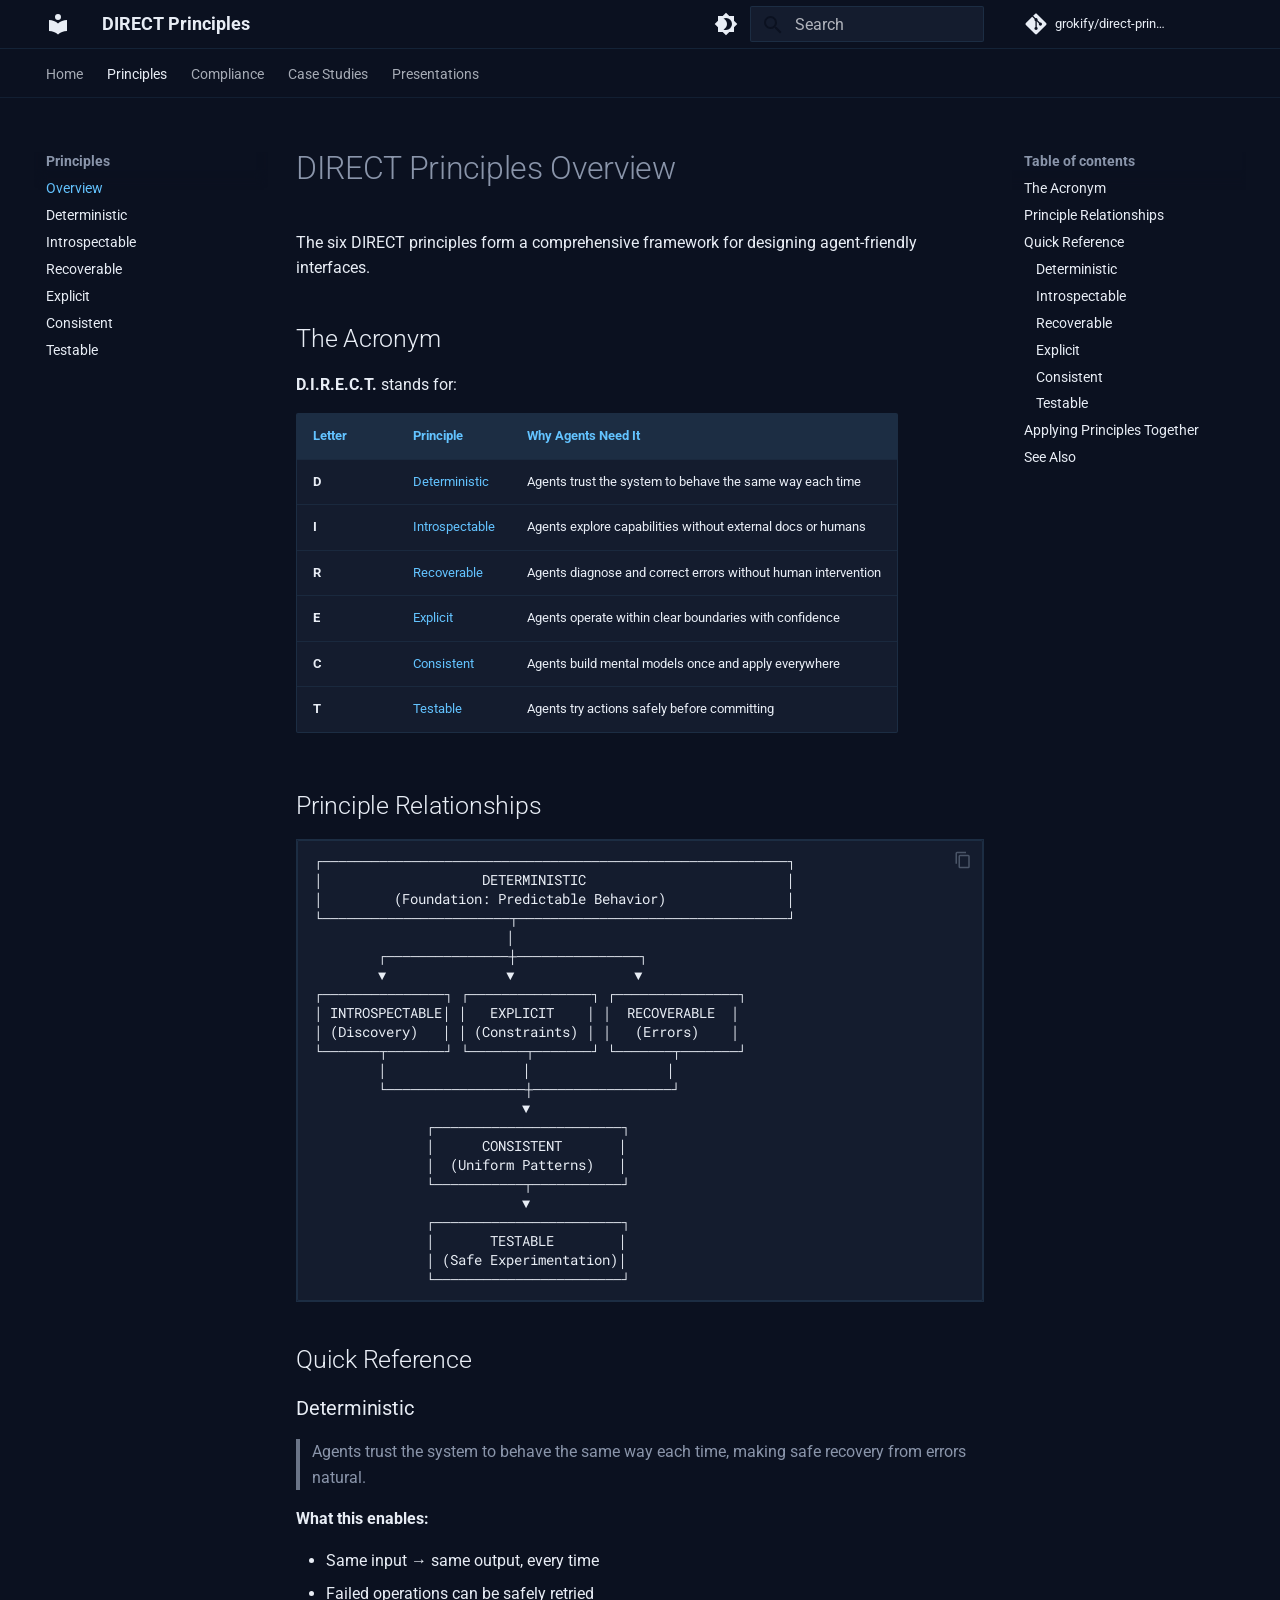
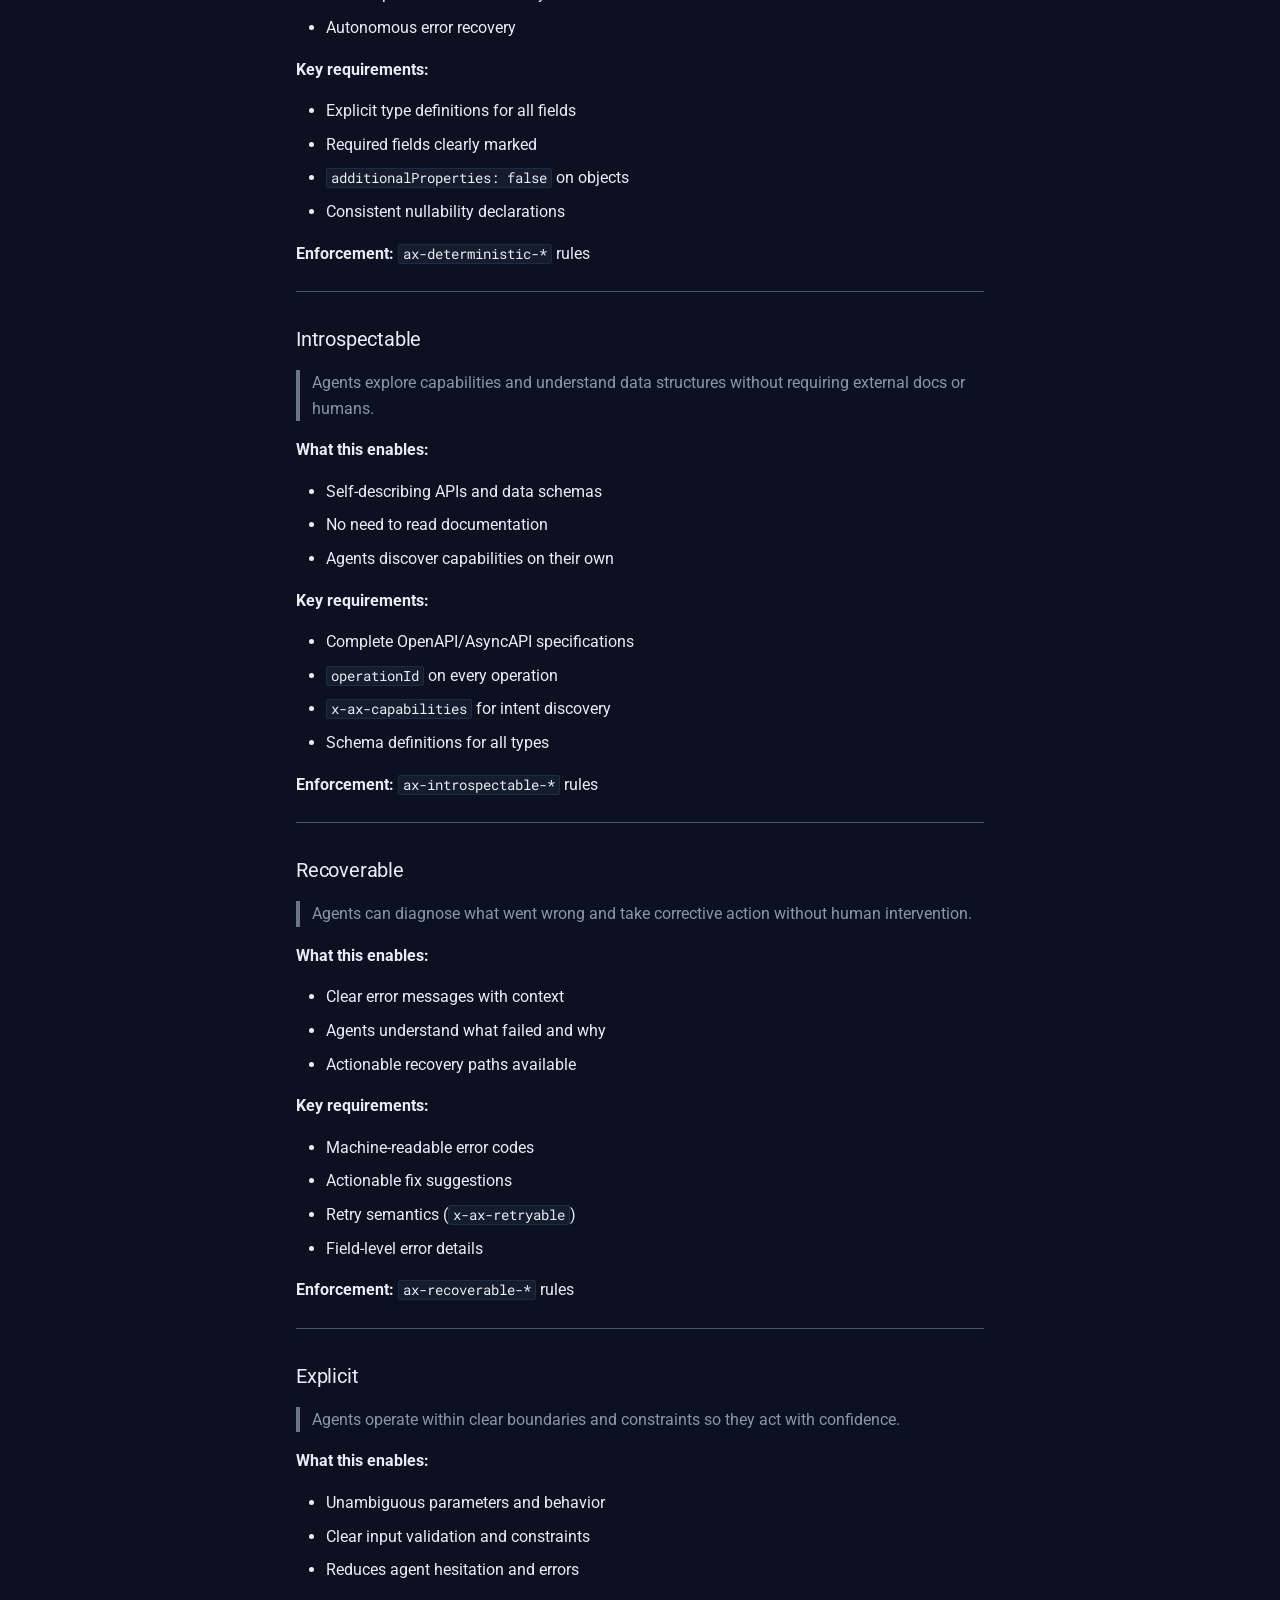
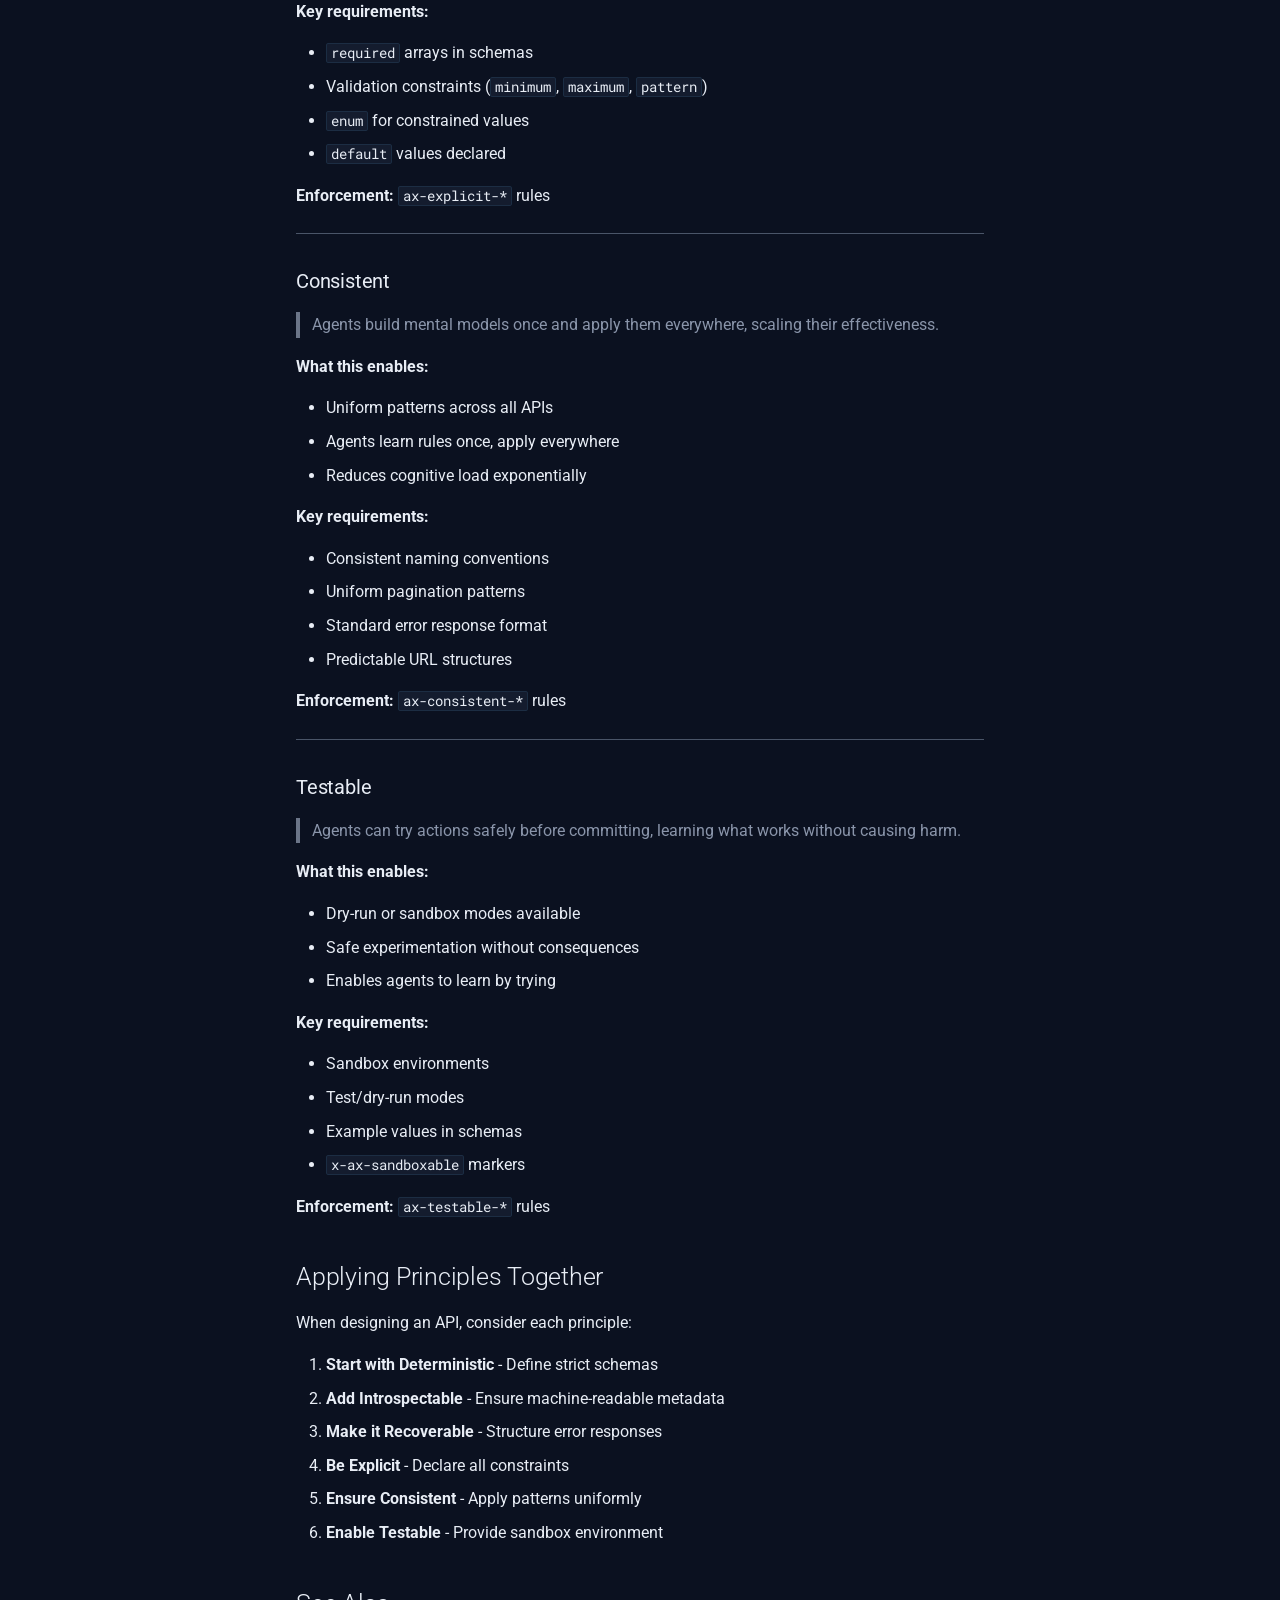
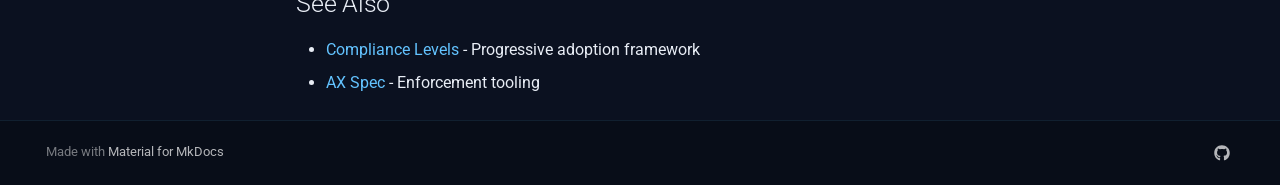
<file: principles/index.html>
<!doctype html>
<html lang="en" class="no-js">
  <head>
    
      <meta charset="utf-8">
      <meta name="viewport" content="width=device-width,initial-scale=1">
      
        <meta name="description" content="Design principles for Agent Experience (AX)">
      
      
      
        <link rel="canonical" href="https://grokify.github.io/direct-principles/principles/">
      
      
        <link rel="prev" href="../home/">
      
      
        <link rel="next" href="deterministic/">
      
      
      <link rel="icon" href="../assets/images/favicon.png">
      <meta name="generator" content="mkdocs-1.6.1, mkdocs-material-9.6.18">
    
    
      
        <title>Overview - DIRECT Principles</title>
      
    
    
      <link rel="stylesheet" href="../assets/stylesheets/main.7e37652d.min.css">
      
        
        <link rel="stylesheet" href="../assets/stylesheets/palette.06af60db.min.css">
      
      


    
    
      
    
    
      
        
        
        <link rel="preconnect" href="https://fonts.gstatic.com" crossorigin>
        <link rel="stylesheet" href="https://fonts.googleapis.com/css?family=Roboto:300,300i,400,400i,700,700i%7CRoboto+Mono:400,400i,700,700i&display=fallback">
        <style>:root{--md-text-font:"Roboto";--md-code-font:"Roboto Mono"}</style>
      
    
    
      <link rel="stylesheet" href="../stylesheets/custom.css">
    
    <script>__md_scope=new URL("..",location),__md_hash=e=>[...e].reduce(((e,_)=>(e<<5)-e+_.charCodeAt(0)),0),__md_get=(e,_=localStorage,t=__md_scope)=>JSON.parse(_.getItem(t.pathname+"."+e)),__md_set=(e,_,t=localStorage,a=__md_scope)=>{try{t.setItem(a.pathname+"."+e,JSON.stringify(_))}catch(e){}}</script>
    
      

    
    
    
  </head>
  
  
    
    
      
    
    
    
    
    <body dir="ltr" data-md-color-scheme="slate" data-md-color-primary="custom" data-md-color-accent="custom">
  
    
    <input class="md-toggle" data-md-toggle="drawer" type="checkbox" id="__drawer" autocomplete="off">
    <input class="md-toggle" data-md-toggle="search" type="checkbox" id="__search" autocomplete="off">
    <label class="md-overlay" for="__drawer"></label>
    <div data-md-component="skip">
      
        
        <a href="#direct-principles-overview" class="md-skip">
          Skip to content
        </a>
      
    </div>
    <div data-md-component="announce">
      
    </div>
    
    
      

<header class="md-header" data-md-component="header">
  <nav class="md-header__inner md-grid" aria-label="Header">
    <a href=".." title="DIRECT Principles" class="md-header__button md-logo" aria-label="DIRECT Principles" data-md-component="logo">
      
  
  <svg xmlns="http://www.w3.org/2000/svg" viewBox="0 0 24 24"><path d="M12 8a3 3 0 0 0 3-3 3 3 0 0 0-3-3 3 3 0 0 0-3 3 3 3 0 0 0 3 3m0 3.54C9.64 9.35 6.5 8 3 8v11c3.5 0 6.64 1.35 9 3.54 2.36-2.19 5.5-3.54 9-3.54V8c-3.5 0-6.64 1.35-9 3.54"/></svg>

    </a>
    <label class="md-header__button md-icon" for="__drawer">
      
      <svg xmlns="http://www.w3.org/2000/svg" viewBox="0 0 24 24"><path d="M3 6h18v2H3zm0 5h18v2H3zm0 5h18v2H3z"/></svg>
    </label>
    <div class="md-header__title" data-md-component="header-title">
      <div class="md-header__ellipsis">
        <div class="md-header__topic">
          <span class="md-ellipsis">
            DIRECT Principles
          </span>
        </div>
        <div class="md-header__topic" data-md-component="header-topic">
          <span class="md-ellipsis">
            
              Overview
            
          </span>
        </div>
      </div>
    </div>
    
      
        <form class="md-header__option" data-md-component="palette">
  
    
    
    
    <input class="md-option" data-md-color-media="" data-md-color-scheme="slate" data-md-color-primary="custom" data-md-color-accent="custom"  aria-label="Switch to light mode"  type="radio" name="__palette" id="__palette_0">
    
      <label class="md-header__button md-icon" title="Switch to light mode" for="__palette_1" hidden>
        <svg xmlns="http://www.w3.org/2000/svg" viewBox="0 0 24 24"><path d="M12 18c-.89 0-1.74-.2-2.5-.55C11.56 16.5 13 14.42 13 12s-1.44-4.5-3.5-5.45C10.26 6.2 11.11 6 12 6a6 6 0 0 1 6 6 6 6 0 0 1-6 6m8-9.31V4h-4.69L12 .69 8.69 4H4v4.69L.69 12 4 15.31V20h4.69L12 23.31 15.31 20H20v-4.69L23.31 12z"/></svg>
      </label>
    
  
    
    
    
    <input class="md-option" data-md-color-media="" data-md-color-scheme="default" data-md-color-primary="indigo" data-md-color-accent="indigo"  aria-label="Switch to dark mode"  type="radio" name="__palette" id="__palette_1">
    
      <label class="md-header__button md-icon" title="Switch to dark mode" for="__palette_0" hidden>
        <svg xmlns="http://www.w3.org/2000/svg" viewBox="0 0 24 24"><path d="M12 8a4 4 0 0 0-4 4 4 4 0 0 0 4 4 4 4 0 0 0 4-4 4 4 0 0 0-4-4m0 10a6 6 0 0 1-6-6 6 6 0 0 1 6-6 6 6 0 0 1 6 6 6 6 0 0 1-6 6m8-9.31V4h-4.69L12 .69 8.69 4H4v4.69L.69 12 4 15.31V20h4.69L12 23.31 15.31 20H20v-4.69L23.31 12z"/></svg>
      </label>
    
  
</form>
      
    
    
      <script>var palette=__md_get("__palette");if(palette&&palette.color){if("(prefers-color-scheme)"===palette.color.media){var media=matchMedia("(prefers-color-scheme: light)"),input=document.querySelector(media.matches?"[data-md-color-media='(prefers-color-scheme: light)']":"[data-md-color-media='(prefers-color-scheme: dark)']");palette.color.media=input.getAttribute("data-md-color-media"),palette.color.scheme=input.getAttribute("data-md-color-scheme"),palette.color.primary=input.getAttribute("data-md-color-primary"),palette.color.accent=input.getAttribute("data-md-color-accent")}for(var[key,value]of Object.entries(palette.color))document.body.setAttribute("data-md-color-"+key,value)}</script>
    
    
    
      
      
        <label class="md-header__button md-icon" for="__search">
          
          <svg xmlns="http://www.w3.org/2000/svg" viewBox="0 0 24 24"><path d="M9.5 3A6.5 6.5 0 0 1 16 9.5c0 1.61-.59 3.09-1.56 4.23l.27.27h.79l5 5-1.5 1.5-5-5v-.79l-.27-.27A6.52 6.52 0 0 1 9.5 16 6.5 6.5 0 0 1 3 9.5 6.5 6.5 0 0 1 9.5 3m0 2C7 5 5 7 5 9.5S7 14 9.5 14 14 12 14 9.5 12 5 9.5 5"/></svg>
        </label>
        <div class="md-search" data-md-component="search" role="dialog">
  <label class="md-search__overlay" for="__search"></label>
  <div class="md-search__inner" role="search">
    <form class="md-search__form" name="search">
      <input type="text" class="md-search__input" name="query" aria-label="Search" placeholder="Search" autocapitalize="off" autocorrect="off" autocomplete="off" spellcheck="false" data-md-component="search-query" required>
      <label class="md-search__icon md-icon" for="__search">
        
        <svg xmlns="http://www.w3.org/2000/svg" viewBox="0 0 24 24"><path d="M9.5 3A6.5 6.5 0 0 1 16 9.5c0 1.61-.59 3.09-1.56 4.23l.27.27h.79l5 5-1.5 1.5-5-5v-.79l-.27-.27A6.52 6.52 0 0 1 9.5 16 6.5 6.5 0 0 1 3 9.5 6.5 6.5 0 0 1 9.5 3m0 2C7 5 5 7 5 9.5S7 14 9.5 14 14 12 14 9.5 12 5 9.5 5"/></svg>
        
        <svg xmlns="http://www.w3.org/2000/svg" viewBox="0 0 24 24"><path d="M20 11v2H8l5.5 5.5-1.42 1.42L4.16 12l7.92-7.92L13.5 5.5 8 11z"/></svg>
      </label>
      <nav class="md-search__options" aria-label="Search">
        
        <button type="reset" class="md-search__icon md-icon" title="Clear" aria-label="Clear" tabindex="-1">
          
          <svg xmlns="http://www.w3.org/2000/svg" viewBox="0 0 24 24"><path d="M19 6.41 17.59 5 12 10.59 6.41 5 5 6.41 10.59 12 5 17.59 6.41 19 12 13.41 17.59 19 19 17.59 13.41 12z"/></svg>
        </button>
      </nav>
      
        <div class="md-search__suggest" data-md-component="search-suggest"></div>
      
    </form>
    <div class="md-search__output">
      <div class="md-search__scrollwrap" tabindex="0" data-md-scrollfix>
        <div class="md-search-result" data-md-component="search-result">
          <div class="md-search-result__meta">
            Initializing search
          </div>
          <ol class="md-search-result__list" role="presentation"></ol>
        </div>
      </div>
    </div>
  </div>
</div>
      
    
    
      <div class="md-header__source">
        <a href="https://github.com/grokify/direct-principles" title="Go to repository" class="md-source" data-md-component="source">
  <div class="md-source__icon md-icon">
    
    <svg xmlns="http://www.w3.org/2000/svg" viewBox="0 0 448 512"><!--! Font Awesome Free 7.0.0 by @fontawesome - https://fontawesome.com License - https://fontawesome.com/license/free (Icons: CC BY 4.0, Fonts: SIL OFL 1.1, Code: MIT License) Copyright 2025 Fonticons, Inc.--><path fill="currentColor" d="M439.6 236.1 244 40.5c-5.4-5.5-12.8-8.5-20.4-8.5s-15 3-20.4 8.4L162.5 81l51.5 51.5c27.1-9.1 52.7 16.8 43.4 43.7l49.7 49.7c34.2-11.8 61.2 31 35.5 56.7-26.5 26.5-70.2-2.9-56-37.3L240.3 199v121.9c25.3 12.5 22.3 41.8 9.1 55-6.4 6.4-15.2 10.1-24.3 10.1s-17.8-3.6-24.3-10.1c-17.6-17.6-11.1-46.9 11.2-56v-123c-20.8-8.5-24.6-30.7-18.6-45L142.6 101 8.5 235.1C3 240.6 0 247.9 0 255.5s3 15 8.5 20.4l195.6 195.7c5.4 5.4 12.7 8.4 20.4 8.4s15-3 20.4-8.4l194.7-194.7c5.4-5.4 8.4-12.8 8.4-20.4s-3-15-8.4-20.4"/></svg>
  </div>
  <div class="md-source__repository">
    grokify/direct-principles
  </div>
</a>
      </div>
    
  </nav>
  
</header>
    
    <div class="md-container" data-md-component="container">
      
      
        
          
            
<nav class="md-tabs" aria-label="Tabs" data-md-component="tabs">
  <div class="md-grid">
    <ul class="md-tabs__list">
      
        
  
  
  
  
    <li class="md-tabs__item">
      <a href="../home/" class="md-tabs__link">
        
  
  
    
  
  Home

      </a>
    </li>
  

      
        
  
  
  
    
  
  
    
    
      <li class="md-tabs__item md-tabs__item--active">
        <a href="./" class="md-tabs__link">
          
  
  
  Principles

        </a>
      </li>
    
  

      
        
  
  
  
  
    
    
      <li class="md-tabs__item">
        <a href="../compliance/levels/" class="md-tabs__link">
          
  
  
  Compliance

        </a>
      </li>
    
  

      
        
  
  
  
  
    
    
      <li class="md-tabs__item">
        <a href="../case-studies/agent-tooling-ecosystem/" class="md-tabs__link">
          
  
  
  Case Studies

        </a>
      </li>
    
  

      
        
  
  
  
  
    
    
      <li class="md-tabs__item">
        <a href="../presentations/direct-overview/" class="md-tabs__link">
          
  
  
  Presentations

        </a>
      </li>
    
  

      
    </ul>
  </div>
</nav>
          
        
      
      <main class="md-main" data-md-component="main">
        <div class="md-main__inner md-grid">
          
            
              
              <div class="md-sidebar md-sidebar--primary" data-md-component="sidebar" data-md-type="navigation" >
                <div class="md-sidebar__scrollwrap">
                  <div class="md-sidebar__inner">
                    


  


<nav class="md-nav md-nav--primary md-nav--lifted" aria-label="Navigation" data-md-level="0">
  <label class="md-nav__title" for="__drawer">
    <a href=".." title="DIRECT Principles" class="md-nav__button md-logo" aria-label="DIRECT Principles" data-md-component="logo">
      
  
  <svg xmlns="http://www.w3.org/2000/svg" viewBox="0 0 24 24"><path d="M12 8a3 3 0 0 0 3-3 3 3 0 0 0-3-3 3 3 0 0 0-3 3 3 3 0 0 0 3 3m0 3.54C9.64 9.35 6.5 8 3 8v11c3.5 0 6.64 1.35 9 3.54 2.36-2.19 5.5-3.54 9-3.54V8c-3.5 0-6.64 1.35-9 3.54"/></svg>

    </a>
    DIRECT Principles
  </label>
  
    <div class="md-nav__source">
      <a href="https://github.com/grokify/direct-principles" title="Go to repository" class="md-source" data-md-component="source">
  <div class="md-source__icon md-icon">
    
    <svg xmlns="http://www.w3.org/2000/svg" viewBox="0 0 448 512"><!--! Font Awesome Free 7.0.0 by @fontawesome - https://fontawesome.com License - https://fontawesome.com/license/free (Icons: CC BY 4.0, Fonts: SIL OFL 1.1, Code: MIT License) Copyright 2025 Fonticons, Inc.--><path fill="currentColor" d="M439.6 236.1 244 40.5c-5.4-5.5-12.8-8.5-20.4-8.5s-15 3-20.4 8.4L162.5 81l51.5 51.5c27.1-9.1 52.7 16.8 43.4 43.7l49.7 49.7c34.2-11.8 61.2 31 35.5 56.7-26.5 26.5-70.2-2.9-56-37.3L240.3 199v121.9c25.3 12.5 22.3 41.8 9.1 55-6.4 6.4-15.2 10.1-24.3 10.1s-17.8-3.6-24.3-10.1c-17.6-17.6-11.1-46.9 11.2-56v-123c-20.8-8.5-24.6-30.7-18.6-45L142.6 101 8.5 235.1C3 240.6 0 247.9 0 255.5s3 15 8.5 20.4l195.6 195.7c5.4 5.4 12.7 8.4 20.4 8.4s15-3 20.4-8.4l194.7-194.7c5.4-5.4 8.4-12.8 8.4-20.4s-3-15-8.4-20.4"/></svg>
  </div>
  <div class="md-source__repository">
    grokify/direct-principles
  </div>
</a>
    </div>
  
  <ul class="md-nav__list" data-md-scrollfix>
    
      
      
  
  
  
  
    <li class="md-nav__item">
      <a href="../home/" class="md-nav__link">
        
  
  
  <span class="md-ellipsis">
    Home
    
  </span>
  

      </a>
    </li>
  

    
      
      
  
  
    
  
  
  
    
    
    
    
      
        
        
      
      
        
      
    
    
    <li class="md-nav__item md-nav__item--active md-nav__item--section md-nav__item--nested">
      
        
        
        <input class="md-nav__toggle md-toggle " type="checkbox" id="__nav_2" checked>
        
          
          <label class="md-nav__link" for="__nav_2" id="__nav_2_label" tabindex="">
            
  
  
  <span class="md-ellipsis">
    Principles
    
  </span>
  

            <span class="md-nav__icon md-icon"></span>
          </label>
        
        <nav class="md-nav" data-md-level="1" aria-labelledby="__nav_2_label" aria-expanded="true">
          <label class="md-nav__title" for="__nav_2">
            <span class="md-nav__icon md-icon"></span>
            Principles
          </label>
          <ul class="md-nav__list" data-md-scrollfix>
            
              
                
  
  
    
  
  
  
    <li class="md-nav__item md-nav__item--active">
      
      <input class="md-nav__toggle md-toggle" type="checkbox" id="__toc">
      
      
        
      
      
        <label class="md-nav__link md-nav__link--active" for="__toc">
          
  
  
  <span class="md-ellipsis">
    Overview
    
  </span>
  

          <span class="md-nav__icon md-icon"></span>
        </label>
      
      <a href="./" class="md-nav__link md-nav__link--active">
        
  
  
  <span class="md-ellipsis">
    Overview
    
  </span>
  

      </a>
      
        

<nav class="md-nav md-nav--secondary" aria-label="Table of contents">
  
  
  
    
  
  
    <label class="md-nav__title" for="__toc">
      <span class="md-nav__icon md-icon"></span>
      Table of contents
    </label>
    <ul class="md-nav__list" data-md-component="toc" data-md-scrollfix>
      
        <li class="md-nav__item">
  <a href="#the-acronym" class="md-nav__link">
    <span class="md-ellipsis">
      The Acronym
    </span>
  </a>
  
</li>
      
        <li class="md-nav__item">
  <a href="#principle-relationships" class="md-nav__link">
    <span class="md-ellipsis">
      Principle Relationships
    </span>
  </a>
  
</li>
      
        <li class="md-nav__item">
  <a href="#quick-reference" class="md-nav__link">
    <span class="md-ellipsis">
      Quick Reference
    </span>
  </a>
  
    <nav class="md-nav" aria-label="Quick Reference">
      <ul class="md-nav__list">
        
          <li class="md-nav__item">
  <a href="#deterministic" class="md-nav__link">
    <span class="md-ellipsis">
      Deterministic
    </span>
  </a>
  
</li>
        
          <li class="md-nav__item">
  <a href="#introspectable" class="md-nav__link">
    <span class="md-ellipsis">
      Introspectable
    </span>
  </a>
  
</li>
        
          <li class="md-nav__item">
  <a href="#recoverable" class="md-nav__link">
    <span class="md-ellipsis">
      Recoverable
    </span>
  </a>
  
</li>
        
          <li class="md-nav__item">
  <a href="#explicit" class="md-nav__link">
    <span class="md-ellipsis">
      Explicit
    </span>
  </a>
  
</li>
        
          <li class="md-nav__item">
  <a href="#consistent" class="md-nav__link">
    <span class="md-ellipsis">
      Consistent
    </span>
  </a>
  
</li>
        
          <li class="md-nav__item">
  <a href="#testable" class="md-nav__link">
    <span class="md-ellipsis">
      Testable
    </span>
  </a>
  
</li>
        
      </ul>
    </nav>
  
</li>
      
        <li class="md-nav__item">
  <a href="#applying-principles-together" class="md-nav__link">
    <span class="md-ellipsis">
      Applying Principles Together
    </span>
  </a>
  
</li>
      
        <li class="md-nav__item">
  <a href="#see-also" class="md-nav__link">
    <span class="md-ellipsis">
      See Also
    </span>
  </a>
  
</li>
      
    </ul>
  
</nav>
      
    </li>
  

              
            
              
                
  
  
  
  
    <li class="md-nav__item">
      <a href="deterministic/" class="md-nav__link">
        
  
  
  <span class="md-ellipsis">
    Deterministic
    
  </span>
  

      </a>
    </li>
  

              
            
              
                
  
  
  
  
    <li class="md-nav__item">
      <a href="introspectable/" class="md-nav__link">
        
  
  
  <span class="md-ellipsis">
    Introspectable
    
  </span>
  

      </a>
    </li>
  

              
            
              
                
  
  
  
  
    <li class="md-nav__item">
      <a href="recoverable/" class="md-nav__link">
        
  
  
  <span class="md-ellipsis">
    Recoverable
    
  </span>
  

      </a>
    </li>
  

              
            
              
                
  
  
  
  
    <li class="md-nav__item">
      <a href="explicit/" class="md-nav__link">
        
  
  
  <span class="md-ellipsis">
    Explicit
    
  </span>
  

      </a>
    </li>
  

              
            
              
                
  
  
  
  
    <li class="md-nav__item">
      <a href="consistent/" class="md-nav__link">
        
  
  
  <span class="md-ellipsis">
    Consistent
    
  </span>
  

      </a>
    </li>
  

              
            
              
                
  
  
  
  
    <li class="md-nav__item">
      <a href="testable/" class="md-nav__link">
        
  
  
  <span class="md-ellipsis">
    Testable
    
  </span>
  

      </a>
    </li>
  

              
            
          </ul>
        </nav>
      
    </li>
  

    
      
      
  
  
  
  
    
    
    
    
      
      
        
      
    
    
    <li class="md-nav__item md-nav__item--nested">
      
        
        
          
        
        <input class="md-nav__toggle md-toggle md-toggle--indeterminate" type="checkbox" id="__nav_3" >
        
          
          <label class="md-nav__link" for="__nav_3" id="__nav_3_label" tabindex="0">
            
  
  
  <span class="md-ellipsis">
    Compliance
    
  </span>
  

            <span class="md-nav__icon md-icon"></span>
          </label>
        
        <nav class="md-nav" data-md-level="1" aria-labelledby="__nav_3_label" aria-expanded="false">
          <label class="md-nav__title" for="__nav_3">
            <span class="md-nav__icon md-icon"></span>
            Compliance
          </label>
          <ul class="md-nav__list" data-md-scrollfix>
            
              
                
  
  
  
  
    <li class="md-nav__item">
      <a href="../compliance/levels/" class="md-nav__link">
        
  
  
  <span class="md-ellipsis">
    Levels
    
  </span>
  

      </a>
    </li>
  

              
            
          </ul>
        </nav>
      
    </li>
  

    
      
      
  
  
  
  
    
    
    
    
      
      
        
      
    
    
    <li class="md-nav__item md-nav__item--nested">
      
        
        
          
        
        <input class="md-nav__toggle md-toggle md-toggle--indeterminate" type="checkbox" id="__nav_4" >
        
          
          <label class="md-nav__link" for="__nav_4" id="__nav_4_label" tabindex="0">
            
  
  
  <span class="md-ellipsis">
    Case Studies
    
  </span>
  

            <span class="md-nav__icon md-icon"></span>
          </label>
        
        <nav class="md-nav" data-md-level="1" aria-labelledby="__nav_4_label" aria-expanded="false">
          <label class="md-nav__title" for="__nav_4">
            <span class="md-nav__icon md-icon"></span>
            Case Studies
          </label>
          <ul class="md-nav__list" data-md-scrollfix>
            
              
                
  
  
  
  
    <li class="md-nav__item">
      <a href="../case-studies/agent-tooling-ecosystem/" class="md-nav__link">
        
  
  
  <span class="md-ellipsis">
    Agent Tooling Ecosystem
    
  </span>
  

      </a>
    </li>
  

              
            
          </ul>
        </nav>
      
    </li>
  

    
      
      
  
  
  
  
    
    
    
    
      
      
        
      
    
    
    <li class="md-nav__item md-nav__item--nested">
      
        
        
          
        
        <input class="md-nav__toggle md-toggle md-toggle--indeterminate" type="checkbox" id="__nav_5" >
        
          
          <label class="md-nav__link" for="__nav_5" id="__nav_5_label" tabindex="0">
            
  
  
  <span class="md-ellipsis">
    Presentations
    
  </span>
  

            <span class="md-nav__icon md-icon"></span>
          </label>
        
        <nav class="md-nav" data-md-level="1" aria-labelledby="__nav_5_label" aria-expanded="false">
          <label class="md-nav__title" for="__nav_5">
            <span class="md-nav__icon md-icon"></span>
            Presentations
          </label>
          <ul class="md-nav__list" data-md-scrollfix>
            
              
                
  
  
  
  
    <li class="md-nav__item">
      <a href="../presentations/direct-overview/" class="md-nav__link">
        
  
  
  <span class="md-ellipsis">
    DIRECT Overview
    
  </span>
  

      </a>
    </li>
  

              
            
          </ul>
        </nav>
      
    </li>
  

    
  </ul>
</nav>
                  </div>
                </div>
              </div>
            
            
              
              <div class="md-sidebar md-sidebar--secondary" data-md-component="sidebar" data-md-type="toc" >
                <div class="md-sidebar__scrollwrap">
                  <div class="md-sidebar__inner">
                    

<nav class="md-nav md-nav--secondary" aria-label="Table of contents">
  
  
  
    
  
  
    <label class="md-nav__title" for="__toc">
      <span class="md-nav__icon md-icon"></span>
      Table of contents
    </label>
    <ul class="md-nav__list" data-md-component="toc" data-md-scrollfix>
      
        <li class="md-nav__item">
  <a href="#the-acronym" class="md-nav__link">
    <span class="md-ellipsis">
      The Acronym
    </span>
  </a>
  
</li>
      
        <li class="md-nav__item">
  <a href="#principle-relationships" class="md-nav__link">
    <span class="md-ellipsis">
      Principle Relationships
    </span>
  </a>
  
</li>
      
        <li class="md-nav__item">
  <a href="#quick-reference" class="md-nav__link">
    <span class="md-ellipsis">
      Quick Reference
    </span>
  </a>
  
    <nav class="md-nav" aria-label="Quick Reference">
      <ul class="md-nav__list">
        
          <li class="md-nav__item">
  <a href="#deterministic" class="md-nav__link">
    <span class="md-ellipsis">
      Deterministic
    </span>
  </a>
  
</li>
        
          <li class="md-nav__item">
  <a href="#introspectable" class="md-nav__link">
    <span class="md-ellipsis">
      Introspectable
    </span>
  </a>
  
</li>
        
          <li class="md-nav__item">
  <a href="#recoverable" class="md-nav__link">
    <span class="md-ellipsis">
      Recoverable
    </span>
  </a>
  
</li>
        
          <li class="md-nav__item">
  <a href="#explicit" class="md-nav__link">
    <span class="md-ellipsis">
      Explicit
    </span>
  </a>
  
</li>
        
          <li class="md-nav__item">
  <a href="#consistent" class="md-nav__link">
    <span class="md-ellipsis">
      Consistent
    </span>
  </a>
  
</li>
        
          <li class="md-nav__item">
  <a href="#testable" class="md-nav__link">
    <span class="md-ellipsis">
      Testable
    </span>
  </a>
  
</li>
        
      </ul>
    </nav>
  
</li>
      
        <li class="md-nav__item">
  <a href="#applying-principles-together" class="md-nav__link">
    <span class="md-ellipsis">
      Applying Principles Together
    </span>
  </a>
  
</li>
      
        <li class="md-nav__item">
  <a href="#see-also" class="md-nav__link">
    <span class="md-ellipsis">
      See Also
    </span>
  </a>
  
</li>
      
    </ul>
  
</nav>
                  </div>
                </div>
              </div>
            
          
          
            <div class="md-content" data-md-component="content">
              <article class="md-content__inner md-typeset">
                
                  


  
  


<h1 id="direct-principles-overview">DIRECT Principles Overview<a class="headerlink" href="#direct-principles-overview" title="Permanent link">&para;</a></h1>
<p>The six DIRECT principles form a comprehensive framework for designing agent-friendly interfaces.</p>
<h2 id="the-acronym">The Acronym<a class="headerlink" href="#the-acronym" title="Permanent link">&para;</a></h2>
<p><strong>D.I.R.E.C.T.</strong> stands for:</p>
<table>
<thead>
<tr>
<th>Letter</th>
<th>Principle</th>
<th>Why Agents Need It</th>
</tr>
</thead>
<tbody>
<tr>
<td><strong>D</strong></td>
<td><a href="deterministic/">Deterministic</a></td>
<td>Agents trust the system to behave the same way each time</td>
</tr>
<tr>
<td><strong>I</strong></td>
<td><a href="introspectable/">Introspectable</a></td>
<td>Agents explore capabilities without external docs or humans</td>
</tr>
<tr>
<td><strong>R</strong></td>
<td><a href="recoverable/">Recoverable</a></td>
<td>Agents diagnose and correct errors without human intervention</td>
</tr>
<tr>
<td><strong>E</strong></td>
<td><a href="explicit/">Explicit</a></td>
<td>Agents operate within clear boundaries with confidence</td>
</tr>
<tr>
<td><strong>C</strong></td>
<td><a href="consistent/">Consistent</a></td>
<td>Agents build mental models once and apply everywhere</td>
</tr>
<tr>
<td><strong>T</strong></td>
<td><a href="testable/">Testable</a></td>
<td>Agents try actions safely before committing</td>
</tr>
</tbody>
</table>
<h2 id="principle-relationships">Principle Relationships<a class="headerlink" href="#principle-relationships" title="Permanent link">&para;</a></h2>
<div class="highlight"><pre><span></span><code><a id="__codelineno-0-1" name="__codelineno-0-1" href="#__codelineno-0-1"></a>┌─────────────────────────────────────────────────────────┐
<a id="__codelineno-0-2" name="__codelineno-0-2" href="#__codelineno-0-2"></a>│                    DETERMINISTIC                         │
<a id="__codelineno-0-3" name="__codelineno-0-3" href="#__codelineno-0-3"></a>│         (Foundation: Predictable Behavior)               │
<a id="__codelineno-0-4" name="__codelineno-0-4" href="#__codelineno-0-4"></a>└───────────────────────┬─────────────────────────────────┘
<a id="__codelineno-0-5" name="__codelineno-0-5" href="#__codelineno-0-5"></a>                        │
<a id="__codelineno-0-6" name="__codelineno-0-6" href="#__codelineno-0-6"></a>        ┌───────────────┼───────────────┐
<a id="__codelineno-0-7" name="__codelineno-0-7" href="#__codelineno-0-7"></a>        ▼               ▼               ▼
<a id="__codelineno-0-8" name="__codelineno-0-8" href="#__codelineno-0-8"></a>┌───────────────┐ ┌───────────────┐ ┌───────────────┐
<a id="__codelineno-0-9" name="__codelineno-0-9" href="#__codelineno-0-9"></a>│ INTROSPECTABLE│ │   EXPLICIT    │ │  RECOVERABLE  │
<a id="__codelineno-0-10" name="__codelineno-0-10" href="#__codelineno-0-10"></a>│ (Discovery)   │ │ (Constraints) │ │   (Errors)    │
<a id="__codelineno-0-11" name="__codelineno-0-11" href="#__codelineno-0-11"></a>└───────┬───────┘ └───────┬───────┘ └───────┬───────┘
<a id="__codelineno-0-12" name="__codelineno-0-12" href="#__codelineno-0-12"></a>        │                 │                 │
<a id="__codelineno-0-13" name="__codelineno-0-13" href="#__codelineno-0-13"></a>        └─────────────────┼─────────────────┘
<a id="__codelineno-0-14" name="__codelineno-0-14" href="#__codelineno-0-14"></a>                          ▼
<a id="__codelineno-0-15" name="__codelineno-0-15" href="#__codelineno-0-15"></a>              ┌───────────────────────┐
<a id="__codelineno-0-16" name="__codelineno-0-16" href="#__codelineno-0-16"></a>              │      CONSISTENT       │
<a id="__codelineno-0-17" name="__codelineno-0-17" href="#__codelineno-0-17"></a>              │  (Uniform Patterns)   │
<a id="__codelineno-0-18" name="__codelineno-0-18" href="#__codelineno-0-18"></a>              └───────────┬───────────┘
<a id="__codelineno-0-19" name="__codelineno-0-19" href="#__codelineno-0-19"></a>                          ▼
<a id="__codelineno-0-20" name="__codelineno-0-20" href="#__codelineno-0-20"></a>              ┌───────────────────────┐
<a id="__codelineno-0-21" name="__codelineno-0-21" href="#__codelineno-0-21"></a>              │       TESTABLE        │
<a id="__codelineno-0-22" name="__codelineno-0-22" href="#__codelineno-0-22"></a>              │ (Safe Experimentation)│
<a id="__codelineno-0-23" name="__codelineno-0-23" href="#__codelineno-0-23"></a>              └───────────────────────┘
</code></pre></div>
<h2 id="quick-reference">Quick Reference<a class="headerlink" href="#quick-reference" title="Permanent link">&para;</a></h2>
<h3 id="deterministic">Deterministic<a class="headerlink" href="#deterministic" title="Permanent link">&para;</a></h3>
<blockquote>
<p>Agents trust the system to behave the same way each time, making safe recovery from errors natural.</p>
</blockquote>
<p><strong>What this enables:</strong></p>
<ul>
<li>Same input → same output, every time</li>
<li>Failed operations can be safely retried</li>
<li>Autonomous error recovery</li>
</ul>
<p><strong>Key requirements:</strong></p>
<ul>
<li>Explicit type definitions for all fields</li>
<li>Required fields clearly marked</li>
<li><code>additionalProperties: false</code> on objects</li>
<li>Consistent nullability declarations</li>
</ul>
<p><strong>Enforcement:</strong> <code>ax-deterministic-*</code> rules</p>
<hr />
<h3 id="introspectable">Introspectable<a class="headerlink" href="#introspectable" title="Permanent link">&para;</a></h3>
<blockquote>
<p>Agents explore capabilities and understand data structures without requiring external docs or humans.</p>
</blockquote>
<p><strong>What this enables:</strong></p>
<ul>
<li>Self-describing APIs and data schemas</li>
<li>No need to read documentation</li>
<li>Agents discover capabilities on their own</li>
</ul>
<p><strong>Key requirements:</strong></p>
<ul>
<li>Complete OpenAPI/AsyncAPI specifications</li>
<li><code>operationId</code> on every operation</li>
<li><code>x-ax-capabilities</code> for intent discovery</li>
<li>Schema definitions for all types</li>
</ul>
<p><strong>Enforcement:</strong> <code>ax-introspectable-*</code> rules</p>
<hr />
<h3 id="recoverable">Recoverable<a class="headerlink" href="#recoverable" title="Permanent link">&para;</a></h3>
<blockquote>
<p>Agents can diagnose what went wrong and take corrective action without human intervention.</p>
</blockquote>
<p><strong>What this enables:</strong></p>
<ul>
<li>Clear error messages with context</li>
<li>Agents understand what failed and why</li>
<li>Actionable recovery paths available</li>
</ul>
<p><strong>Key requirements:</strong></p>
<ul>
<li>Machine-readable error codes</li>
<li>Actionable fix suggestions</li>
<li>Retry semantics (<code>x-ax-retryable</code>)</li>
<li>Field-level error details</li>
</ul>
<p><strong>Enforcement:</strong> <code>ax-recoverable-*</code> rules</p>
<hr />
<h3 id="explicit">Explicit<a class="headerlink" href="#explicit" title="Permanent link">&para;</a></h3>
<blockquote>
<p>Agents operate within clear boundaries and constraints so they act with confidence.</p>
</blockquote>
<p><strong>What this enables:</strong></p>
<ul>
<li>Unambiguous parameters and behavior</li>
<li>Clear input validation and constraints</li>
<li>Reduces agent hesitation and errors</li>
</ul>
<p><strong>Key requirements:</strong></p>
<ul>
<li><code>required</code> arrays in schemas</li>
<li>Validation constraints (<code>minimum</code>, <code>maximum</code>, <code>pattern</code>)</li>
<li><code>enum</code> for constrained values</li>
<li><code>default</code> values declared</li>
</ul>
<p><strong>Enforcement:</strong> <code>ax-explicit-*</code> rules</p>
<hr />
<h3 id="consistent">Consistent<a class="headerlink" href="#consistent" title="Permanent link">&para;</a></h3>
<blockquote>
<p>Agents build mental models once and apply them everywhere, scaling their effectiveness.</p>
</blockquote>
<p><strong>What this enables:</strong></p>
<ul>
<li>Uniform patterns across all APIs</li>
<li>Agents learn rules once, apply everywhere</li>
<li>Reduces cognitive load exponentially</li>
</ul>
<p><strong>Key requirements:</strong></p>
<ul>
<li>Consistent naming conventions</li>
<li>Uniform pagination patterns</li>
<li>Standard error response format</li>
<li>Predictable URL structures</li>
</ul>
<p><strong>Enforcement:</strong> <code>ax-consistent-*</code> rules</p>
<hr />
<h3 id="testable">Testable<a class="headerlink" href="#testable" title="Permanent link">&para;</a></h3>
<blockquote>
<p>Agents can try actions safely before committing, learning what works without causing harm.</p>
</blockquote>
<p><strong>What this enables:</strong></p>
<ul>
<li>Dry-run or sandbox modes available</li>
<li>Safe experimentation without consequences</li>
<li>Enables agents to learn by trying</li>
</ul>
<p><strong>Key requirements:</strong></p>
<ul>
<li>Sandbox environments</li>
<li>Test/dry-run modes</li>
<li>Example values in schemas</li>
<li><code>x-ax-sandboxable</code> markers</li>
</ul>
<p><strong>Enforcement:</strong> <code>ax-testable-*</code> rules</p>
<h2 id="applying-principles-together">Applying Principles Together<a class="headerlink" href="#applying-principles-together" title="Permanent link">&para;</a></h2>
<p>When designing an API, consider each principle:</p>
<ol>
<li><strong>Start with Deterministic</strong> - Define strict schemas</li>
<li><strong>Add Introspectable</strong> - Ensure machine-readable metadata</li>
<li><strong>Make it Recoverable</strong> - Structure error responses</li>
<li><strong>Be Explicit</strong> - Declare all constraints</li>
<li><strong>Ensure Consistent</strong> - Apply patterns uniformly</li>
<li><strong>Enable Testable</strong> - Provide sandbox environment</li>
</ol>
<h2 id="see-also">See Also<a class="headerlink" href="#see-also" title="Permanent link">&para;</a></h2>
<ul>
<li><a href="../compliance/levels/">Compliance Levels</a> - Progressive adoption framework</li>
<li><a href="https://github.com/plexusone/ax-spec">AX Spec</a> - Enforcement tooling</li>
</ul>












                
              </article>
            </div>
          
          
  <script>var tabs=__md_get("__tabs");if(Array.isArray(tabs))e:for(var set of document.querySelectorAll(".tabbed-set")){var labels=set.querySelector(".tabbed-labels");for(var tab of tabs)for(var label of labels.getElementsByTagName("label"))if(label.innerText.trim()===tab){var input=document.getElementById(label.htmlFor);input.checked=!0;continue e}}</script>

<script>var target=document.getElementById(location.hash.slice(1));target&&target.name&&(target.checked=target.name.startsWith("__tabbed_"))</script>
        </div>
        
          <button type="button" class="md-top md-icon" data-md-component="top" hidden>
  
  <svg xmlns="http://www.w3.org/2000/svg" viewBox="0 0 24 24"><path d="M13 20h-2V8l-5.5 5.5-1.42-1.42L12 4.16l7.92 7.92-1.42 1.42L13 8z"/></svg>
  Back to top
</button>
        
      </main>
      
        <footer class="md-footer">
  
  <div class="md-footer-meta md-typeset">
    <div class="md-footer-meta__inner md-grid">
      <div class="md-copyright">
  
  
    Made with
    <a href="https://squidfunk.github.io/mkdocs-material/" target="_blank" rel="noopener">
      Material for MkDocs
    </a>
  
</div>
      
        
<div class="md-social">
  
    
    
    
    
      
      
    
    <a href="https://github.com/grokify/direct-principles" target="_blank" rel="noopener" title="github.com" class="md-social__link">
      <svg xmlns="http://www.w3.org/2000/svg" viewBox="0 0 512 512"><!--! Font Awesome Free 7.0.0 by @fontawesome - https://fontawesome.com License - https://fontawesome.com/license/free (Icons: CC BY 4.0, Fonts: SIL OFL 1.1, Code: MIT License) Copyright 2025 Fonticons, Inc.--><path fill="currentColor" d="M173.9 397.4c0 2-2.3 3.6-5.2 3.6-3.3.3-5.6-1.3-5.6-3.6 0-2 2.3-3.6 5.2-3.6 3-.3 5.6 1.3 5.6 3.6m-31.1-4.5c-.7 2 1.3 4.3 4.3 4.9 2.6 1 5.6 0 6.2-2s-1.3-4.3-4.3-5.2c-2.6-.7-5.5.3-6.2 2.3m44.2-1.7c-2.9.7-4.9 2.6-4.6 4.9.3 2 2.9 3.3 5.9 2.6 2.9-.7 4.9-2.6 4.6-4.6-.3-1.9-3-3.2-5.9-2.9M252.8 8C114.1 8 8 113.3 8 252c0 110.9 69.8 205.8 169.5 239.2 12.8 2.3 17.3-5.6 17.3-12.1 0-6.2-.3-40.4-.3-61.4 0 0-70 15-84.7-29.8 0 0-11.4-29.1-27.8-36.6 0 0-22.9-15.7 1.6-15.4 0 0 24.9 2 38.6 25.8 21.9 38.6 58.6 27.5 72.9 20.9 2.3-16 8.8-27.1 16-33.7-55.9-6.2-112.3-14.3-112.3-110.5 0-27.5 7.6-41.3 23.6-58.9-2.6-6.5-11.1-33.3 2.6-67.9 20.9-6.5 69 27 69 27 20-5.6 41.5-8.5 62.8-8.5s42.8 2.9 62.8 8.5c0 0 48.1-33.6 69-27 13.7 34.7 5.2 61.4 2.6 67.9 16 17.7 25.8 31.5 25.8 58.9 0 96.5-58.9 104.2-114.8 110.5 9.2 7.9 17 22.9 17 46.4 0 33.7-.3 75.4-.3 83.6 0 6.5 4.6 14.4 17.3 12.1C436.2 457.8 504 362.9 504 252 504 113.3 391.5 8 252.8 8M105.2 352.9c-1.3 1-1 3.3.7 5.2 1.6 1.6 3.9 2.3 5.2 1 1.3-1 1-3.3-.7-5.2-1.6-1.6-3.9-2.3-5.2-1m-10.8-8.1c-.7 1.3.3 2.9 2.3 3.9 1.6 1 3.6.7 4.3-.7.7-1.3-.3-2.9-2.3-3.9-2-.6-3.6-.3-4.3.7m32.4 35.6c-1.6 1.3-1 4.3 1.3 6.2 2.3 2.3 5.2 2.6 6.5 1 1.3-1.3.7-4.3-1.3-6.2-2.2-2.3-5.2-2.6-6.5-1m-11.4-14.7c-1.6 1-1.6 3.6 0 5.9s4.3 3.3 5.6 2.3c1.6-1.3 1.6-3.9 0-6.2-1.4-2.3-4-3.3-5.6-2"/></svg>
    </a>
  
</div>
      
    </div>
  </div>
</footer>
      
    </div>
    <div class="md-dialog" data-md-component="dialog">
      <div class="md-dialog__inner md-typeset"></div>
    </div>
    
    
    
      
      <script id="__config" type="application/json">{"base": "..", "features": ["navigation.tabs", "navigation.sections", "navigation.expand", "navigation.top", "search.suggest", "search.highlight", "content.code.copy", "content.tabs.link"], "search": "../assets/javascripts/workers/search.973d3a69.min.js", "tags": null, "translations": {"clipboard.copied": "Copied to clipboard", "clipboard.copy": "Copy to clipboard", "search.result.more.one": "1 more on this page", "search.result.more.other": "# more on this page", "search.result.none": "No matching documents", "search.result.one": "1 matching document", "search.result.other": "# matching documents", "search.result.placeholder": "Type to start searching", "search.result.term.missing": "Missing", "select.version": "Select version"}, "version": null}</script>
    
    
      <script src="../assets/javascripts/bundle.92b07e13.min.js"></script>
      
    
  </body>
</html>
</file>
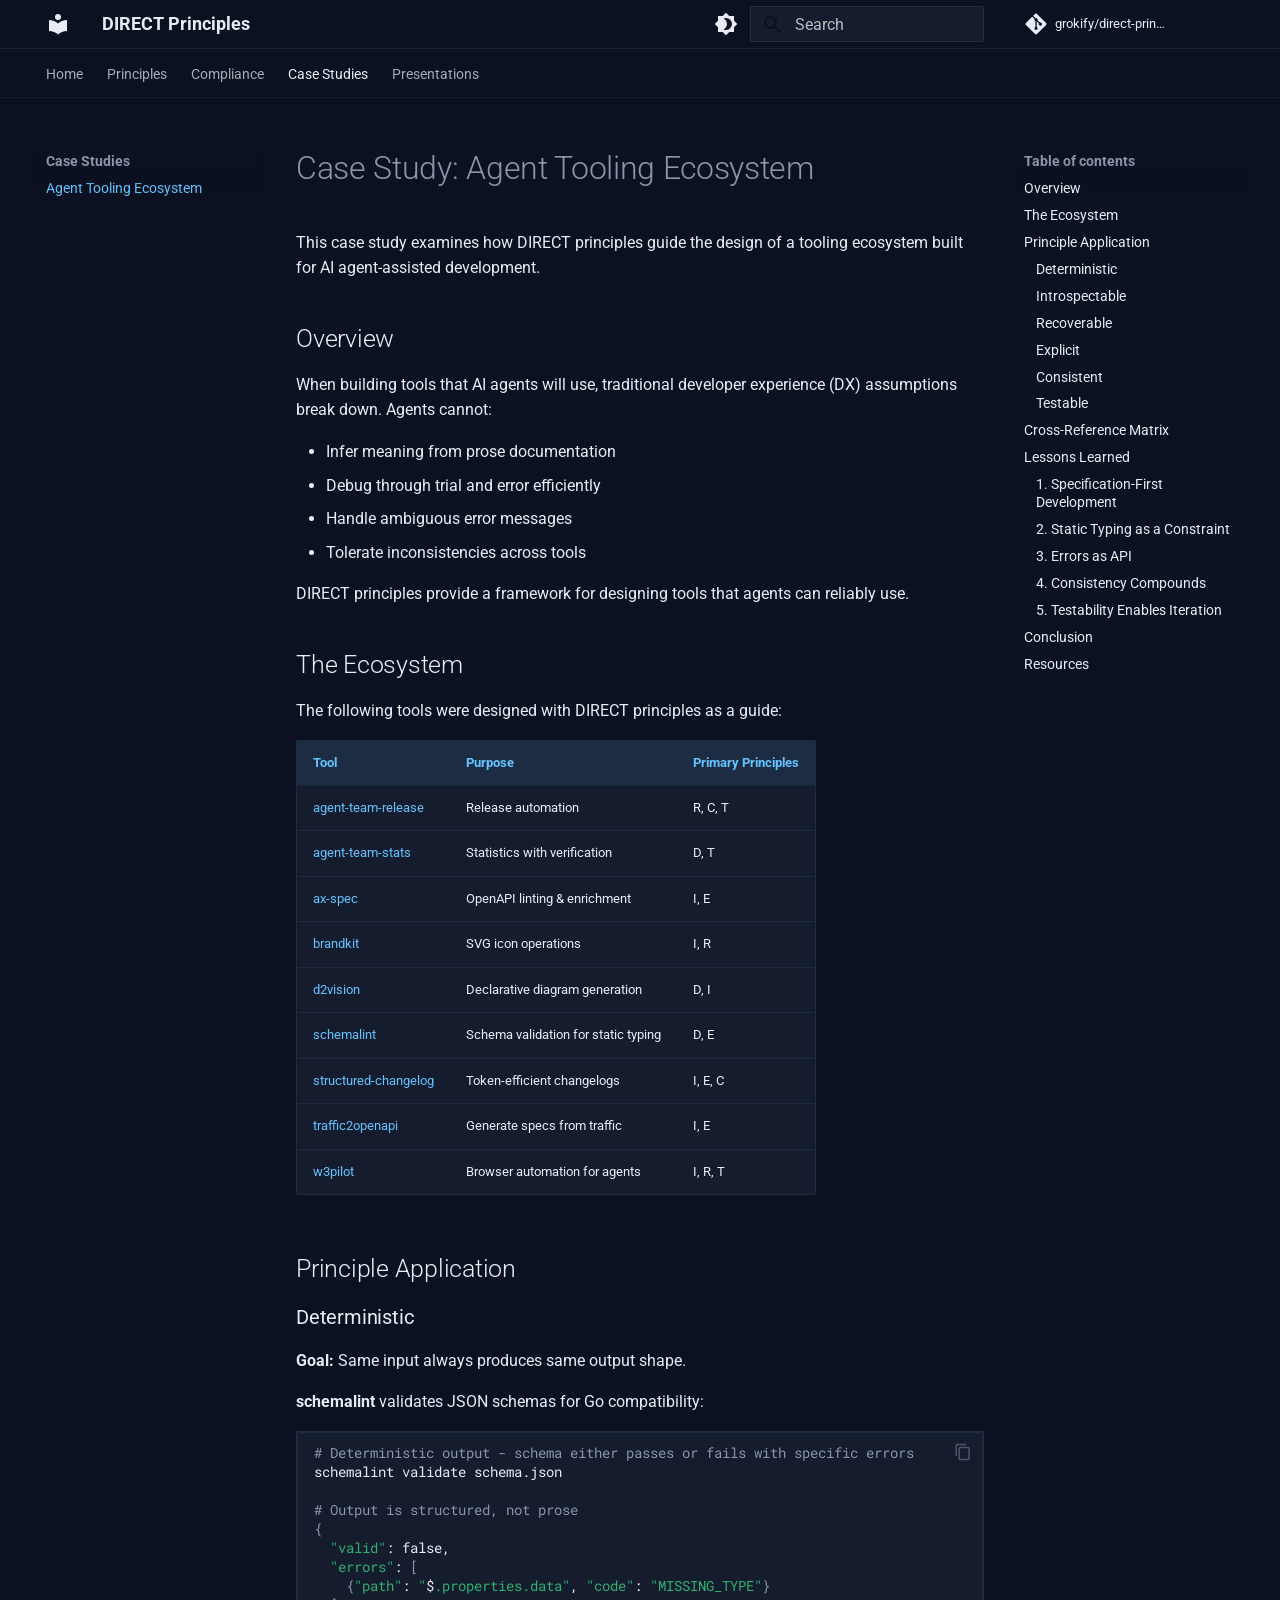
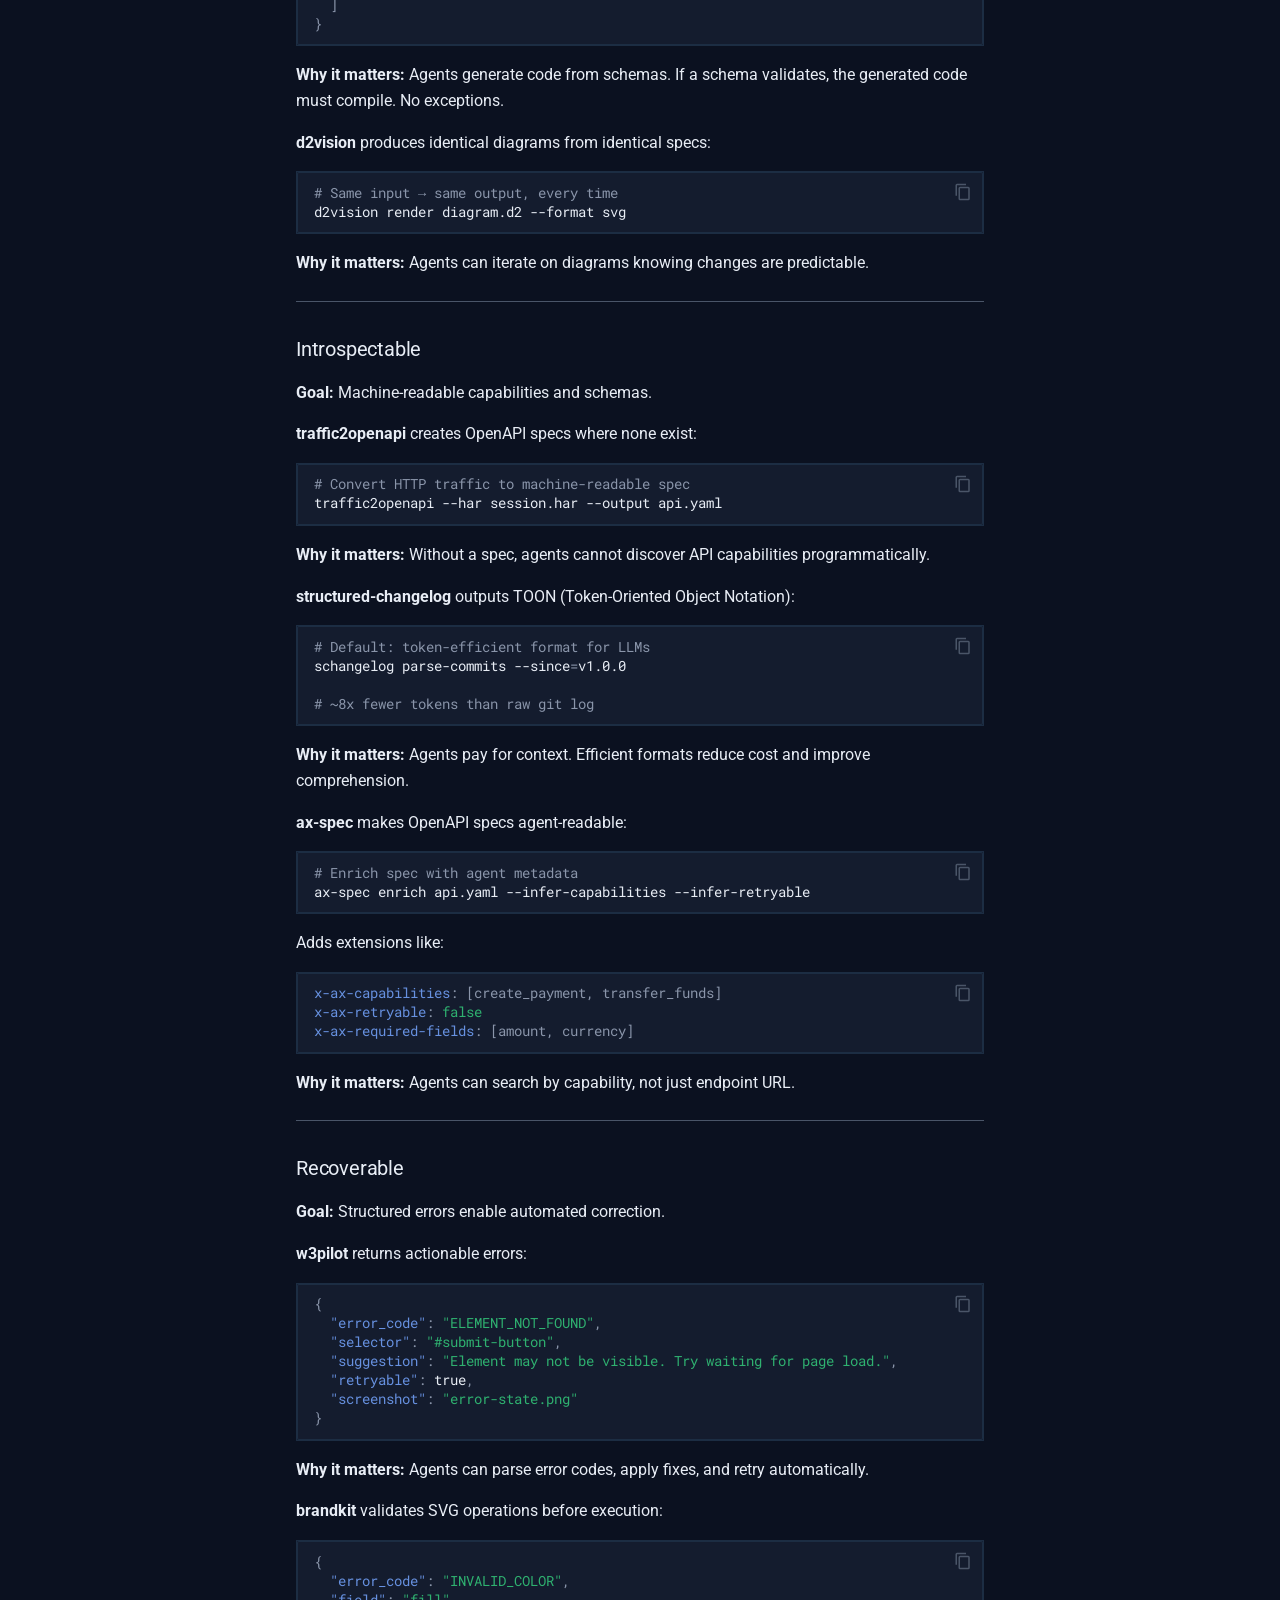
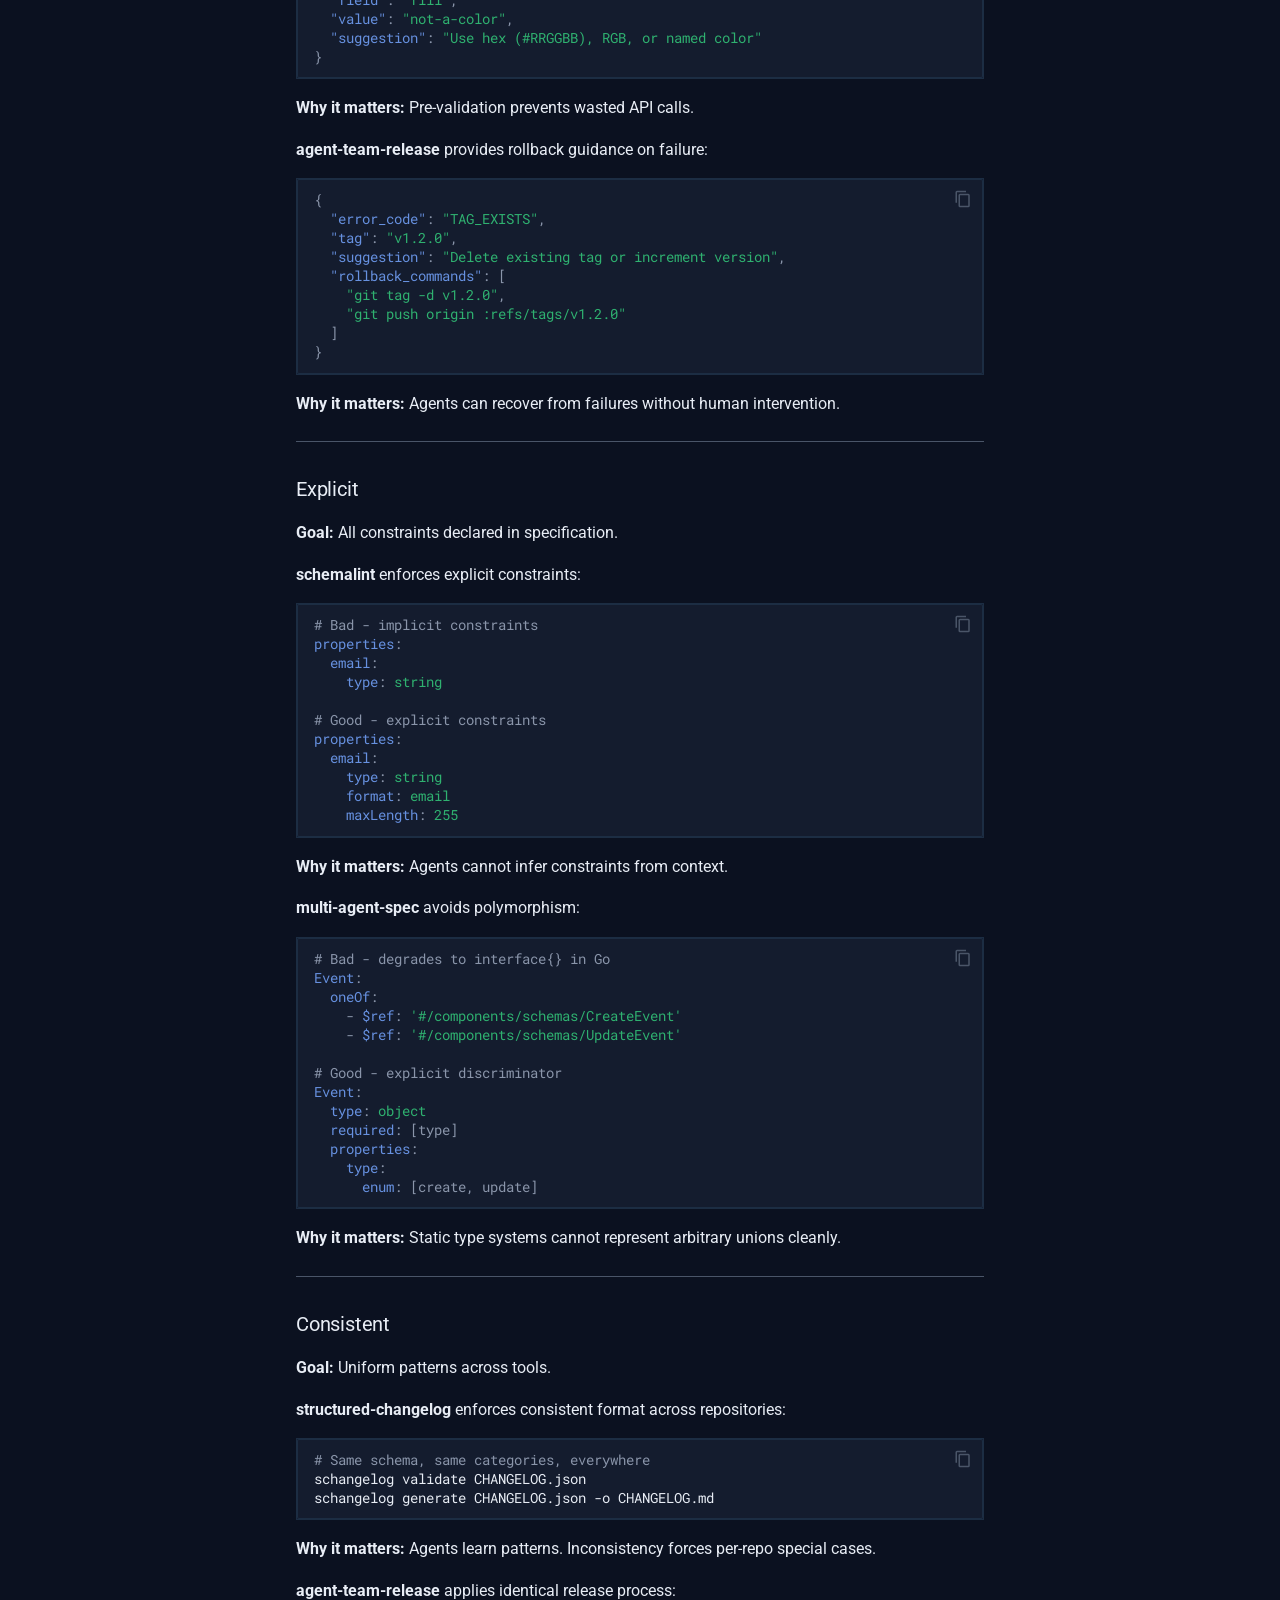
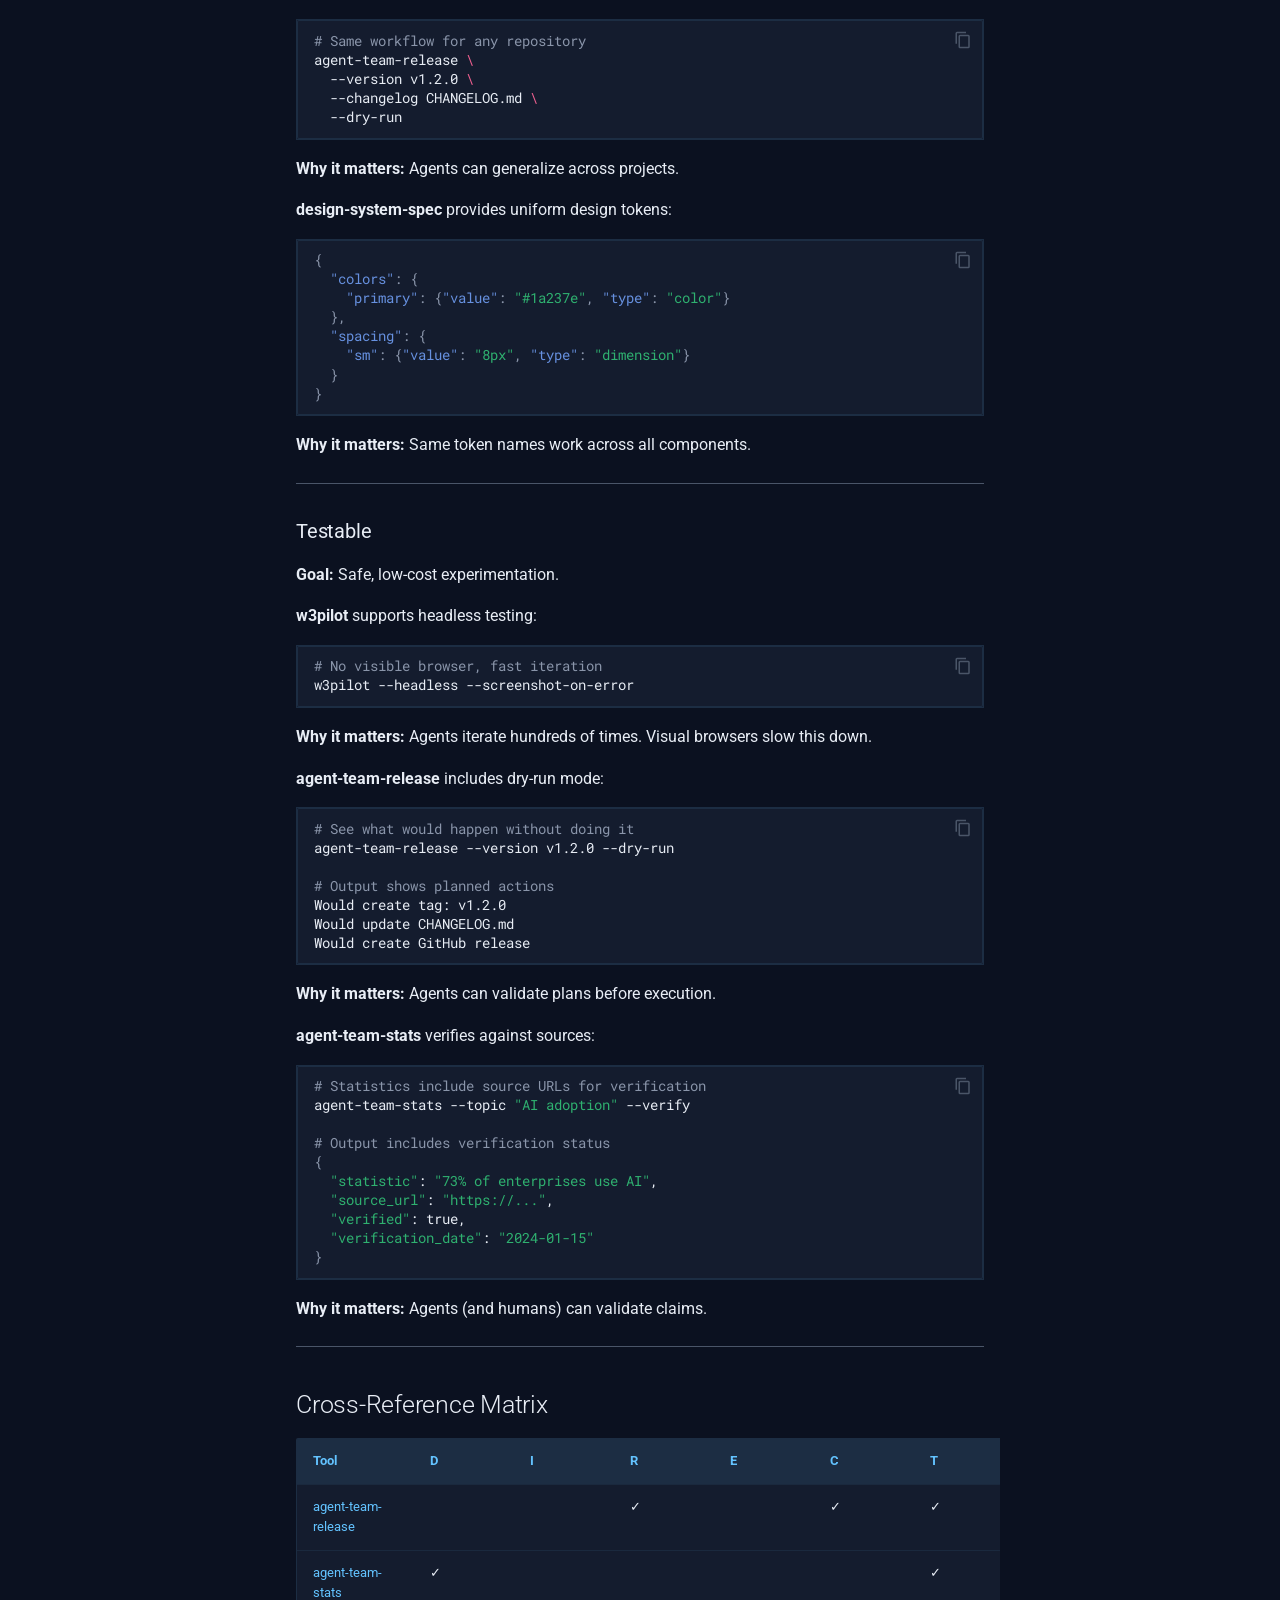
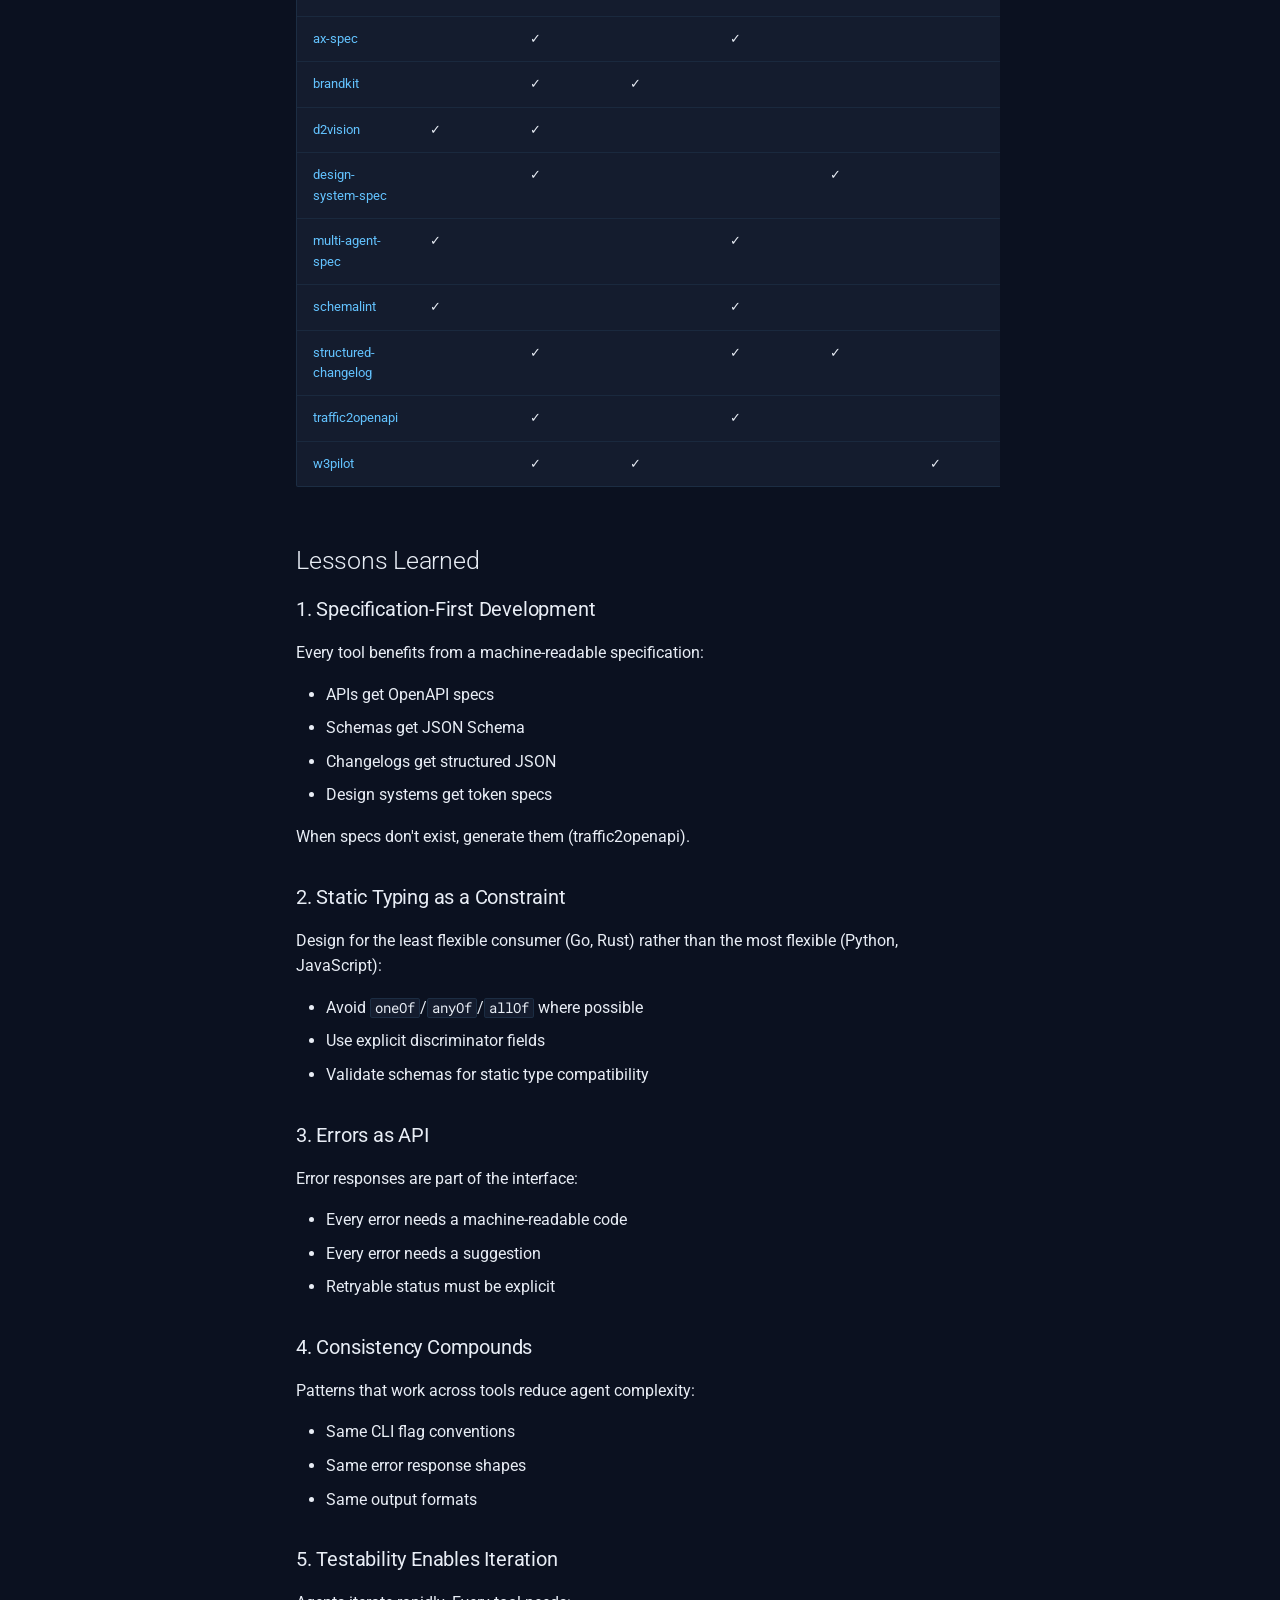
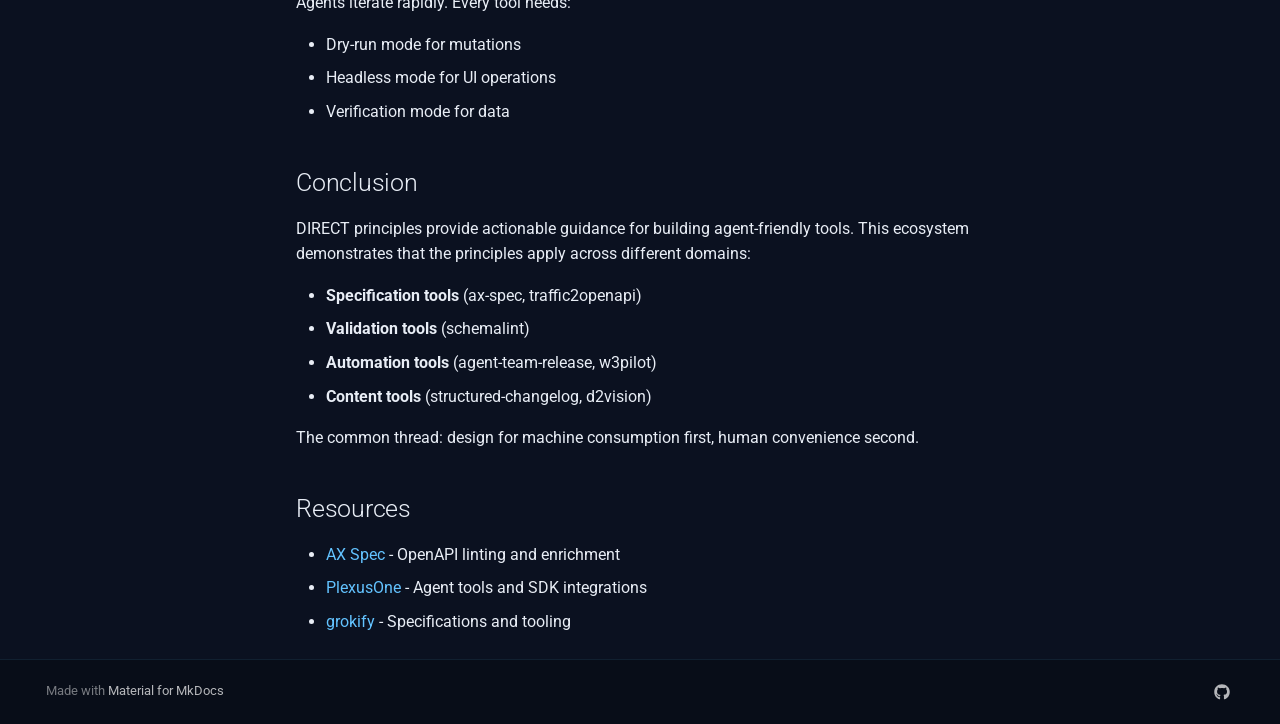
<file: case-studies/agent-tooling-ecosystem/index.html>
<!doctype html>
<html lang="en" class="no-js">
  <head>
    
      <meta charset="utf-8">
      <meta name="viewport" content="width=device-width,initial-scale=1">
      
        <meta name="description" content="Design principles for Agent Experience (AX)">
      
      
      
        <link rel="canonical" href="https://grokify.github.io/direct-principles/case-studies/agent-tooling-ecosystem/">
      
      
        <link rel="prev" href="../../compliance/levels/">
      
      
        <link rel="next" href="../../presentations/direct-overview/">
      
      
      <link rel="icon" href="../../assets/images/favicon.png">
      <meta name="generator" content="mkdocs-1.6.1, mkdocs-material-9.6.18">
    
    
      
        <title>Agent Tooling Ecosystem - DIRECT Principles</title>
      
    
    
      <link rel="stylesheet" href="../../assets/stylesheets/main.7e37652d.min.css">
      
        
        <link rel="stylesheet" href="../../assets/stylesheets/palette.06af60db.min.css">
      
      


    
    
      
    
    
      
        
        
        <link rel="preconnect" href="https://fonts.gstatic.com" crossorigin>
        <link rel="stylesheet" href="https://fonts.googleapis.com/css?family=Roboto:300,300i,400,400i,700,700i%7CRoboto+Mono:400,400i,700,700i&display=fallback">
        <style>:root{--md-text-font:"Roboto";--md-code-font:"Roboto Mono"}</style>
      
    
    
      <link rel="stylesheet" href="../../stylesheets/custom.css">
    
    <script>__md_scope=new URL("../..",location),__md_hash=e=>[...e].reduce(((e,_)=>(e<<5)-e+_.charCodeAt(0)),0),__md_get=(e,_=localStorage,t=__md_scope)=>JSON.parse(_.getItem(t.pathname+"."+e)),__md_set=(e,_,t=localStorage,a=__md_scope)=>{try{t.setItem(a.pathname+"."+e,JSON.stringify(_))}catch(e){}}</script>
    
      

    
    
    
  </head>
  
  
    
    
      
    
    
    
    
    <body dir="ltr" data-md-color-scheme="slate" data-md-color-primary="custom" data-md-color-accent="custom">
  
    
    <input class="md-toggle" data-md-toggle="drawer" type="checkbox" id="__drawer" autocomplete="off">
    <input class="md-toggle" data-md-toggle="search" type="checkbox" id="__search" autocomplete="off">
    <label class="md-overlay" for="__drawer"></label>
    <div data-md-component="skip">
      
        
        <a href="#case-study-agent-tooling-ecosystem" class="md-skip">
          Skip to content
        </a>
      
    </div>
    <div data-md-component="announce">
      
    </div>
    
    
      

<header class="md-header" data-md-component="header">
  <nav class="md-header__inner md-grid" aria-label="Header">
    <a href="../.." title="DIRECT Principles" class="md-header__button md-logo" aria-label="DIRECT Principles" data-md-component="logo">
      
  
  <svg xmlns="http://www.w3.org/2000/svg" viewBox="0 0 24 24"><path d="M12 8a3 3 0 0 0 3-3 3 3 0 0 0-3-3 3 3 0 0 0-3 3 3 3 0 0 0 3 3m0 3.54C9.64 9.35 6.5 8 3 8v11c3.5 0 6.64 1.35 9 3.54 2.36-2.19 5.5-3.54 9-3.54V8c-3.5 0-6.64 1.35-9 3.54"/></svg>

    </a>
    <label class="md-header__button md-icon" for="__drawer">
      
      <svg xmlns="http://www.w3.org/2000/svg" viewBox="0 0 24 24"><path d="M3 6h18v2H3zm0 5h18v2H3zm0 5h18v2H3z"/></svg>
    </label>
    <div class="md-header__title" data-md-component="header-title">
      <div class="md-header__ellipsis">
        <div class="md-header__topic">
          <span class="md-ellipsis">
            DIRECT Principles
          </span>
        </div>
        <div class="md-header__topic" data-md-component="header-topic">
          <span class="md-ellipsis">
            
              Agent Tooling Ecosystem
            
          </span>
        </div>
      </div>
    </div>
    
      
        <form class="md-header__option" data-md-component="palette">
  
    
    
    
    <input class="md-option" data-md-color-media="" data-md-color-scheme="slate" data-md-color-primary="custom" data-md-color-accent="custom"  aria-label="Switch to light mode"  type="radio" name="__palette" id="__palette_0">
    
      <label class="md-header__button md-icon" title="Switch to light mode" for="__palette_1" hidden>
        <svg xmlns="http://www.w3.org/2000/svg" viewBox="0 0 24 24"><path d="M12 18c-.89 0-1.74-.2-2.5-.55C11.56 16.5 13 14.42 13 12s-1.44-4.5-3.5-5.45C10.26 6.2 11.11 6 12 6a6 6 0 0 1 6 6 6 6 0 0 1-6 6m8-9.31V4h-4.69L12 .69 8.69 4H4v4.69L.69 12 4 15.31V20h4.69L12 23.31 15.31 20H20v-4.69L23.31 12z"/></svg>
      </label>
    
  
    
    
    
    <input class="md-option" data-md-color-media="" data-md-color-scheme="default" data-md-color-primary="indigo" data-md-color-accent="indigo"  aria-label="Switch to dark mode"  type="radio" name="__palette" id="__palette_1">
    
      <label class="md-header__button md-icon" title="Switch to dark mode" for="__palette_0" hidden>
        <svg xmlns="http://www.w3.org/2000/svg" viewBox="0 0 24 24"><path d="M12 8a4 4 0 0 0-4 4 4 4 0 0 0 4 4 4 4 0 0 0 4-4 4 4 0 0 0-4-4m0 10a6 6 0 0 1-6-6 6 6 0 0 1 6-6 6 6 0 0 1 6 6 6 6 0 0 1-6 6m8-9.31V4h-4.69L12 .69 8.69 4H4v4.69L.69 12 4 15.31V20h4.69L12 23.31 15.31 20H20v-4.69L23.31 12z"/></svg>
      </label>
    
  
</form>
      
    
    
      <script>var palette=__md_get("__palette");if(palette&&palette.color){if("(prefers-color-scheme)"===palette.color.media){var media=matchMedia("(prefers-color-scheme: light)"),input=document.querySelector(media.matches?"[data-md-color-media='(prefers-color-scheme: light)']":"[data-md-color-media='(prefers-color-scheme: dark)']");palette.color.media=input.getAttribute("data-md-color-media"),palette.color.scheme=input.getAttribute("data-md-color-scheme"),palette.color.primary=input.getAttribute("data-md-color-primary"),palette.color.accent=input.getAttribute("data-md-color-accent")}for(var[key,value]of Object.entries(palette.color))document.body.setAttribute("data-md-color-"+key,value)}</script>
    
    
    
      
      
        <label class="md-header__button md-icon" for="__search">
          
          <svg xmlns="http://www.w3.org/2000/svg" viewBox="0 0 24 24"><path d="M9.5 3A6.5 6.5 0 0 1 16 9.5c0 1.61-.59 3.09-1.56 4.23l.27.27h.79l5 5-1.5 1.5-5-5v-.79l-.27-.27A6.52 6.52 0 0 1 9.5 16 6.5 6.5 0 0 1 3 9.5 6.5 6.5 0 0 1 9.5 3m0 2C7 5 5 7 5 9.5S7 14 9.5 14 14 12 14 9.5 12 5 9.5 5"/></svg>
        </label>
        <div class="md-search" data-md-component="search" role="dialog">
  <label class="md-search__overlay" for="__search"></label>
  <div class="md-search__inner" role="search">
    <form class="md-search__form" name="search">
      <input type="text" class="md-search__input" name="query" aria-label="Search" placeholder="Search" autocapitalize="off" autocorrect="off" autocomplete="off" spellcheck="false" data-md-component="search-query" required>
      <label class="md-search__icon md-icon" for="__search">
        
        <svg xmlns="http://www.w3.org/2000/svg" viewBox="0 0 24 24"><path d="M9.5 3A6.5 6.5 0 0 1 16 9.5c0 1.61-.59 3.09-1.56 4.23l.27.27h.79l5 5-1.5 1.5-5-5v-.79l-.27-.27A6.52 6.52 0 0 1 9.5 16 6.5 6.5 0 0 1 3 9.5 6.5 6.5 0 0 1 9.5 3m0 2C7 5 5 7 5 9.5S7 14 9.5 14 14 12 14 9.5 12 5 9.5 5"/></svg>
        
        <svg xmlns="http://www.w3.org/2000/svg" viewBox="0 0 24 24"><path d="M20 11v2H8l5.5 5.5-1.42 1.42L4.16 12l7.92-7.92L13.5 5.5 8 11z"/></svg>
      </label>
      <nav class="md-search__options" aria-label="Search">
        
        <button type="reset" class="md-search__icon md-icon" title="Clear" aria-label="Clear" tabindex="-1">
          
          <svg xmlns="http://www.w3.org/2000/svg" viewBox="0 0 24 24"><path d="M19 6.41 17.59 5 12 10.59 6.41 5 5 6.41 10.59 12 5 17.59 6.41 19 12 13.41 17.59 19 19 17.59 13.41 12z"/></svg>
        </button>
      </nav>
      
        <div class="md-search__suggest" data-md-component="search-suggest"></div>
      
    </form>
    <div class="md-search__output">
      <div class="md-search__scrollwrap" tabindex="0" data-md-scrollfix>
        <div class="md-search-result" data-md-component="search-result">
          <div class="md-search-result__meta">
            Initializing search
          </div>
          <ol class="md-search-result__list" role="presentation"></ol>
        </div>
      </div>
    </div>
  </div>
</div>
      
    
    
      <div class="md-header__source">
        <a href="https://github.com/grokify/direct-principles" title="Go to repository" class="md-source" data-md-component="source">
  <div class="md-source__icon md-icon">
    
    <svg xmlns="http://www.w3.org/2000/svg" viewBox="0 0 448 512"><!--! Font Awesome Free 7.0.0 by @fontawesome - https://fontawesome.com License - https://fontawesome.com/license/free (Icons: CC BY 4.0, Fonts: SIL OFL 1.1, Code: MIT License) Copyright 2025 Fonticons, Inc.--><path fill="currentColor" d="M439.6 236.1 244 40.5c-5.4-5.5-12.8-8.5-20.4-8.5s-15 3-20.4 8.4L162.5 81l51.5 51.5c27.1-9.1 52.7 16.8 43.4 43.7l49.7 49.7c34.2-11.8 61.2 31 35.5 56.7-26.5 26.5-70.2-2.9-56-37.3L240.3 199v121.9c25.3 12.5 22.3 41.8 9.1 55-6.4 6.4-15.2 10.1-24.3 10.1s-17.8-3.6-24.3-10.1c-17.6-17.6-11.1-46.9 11.2-56v-123c-20.8-8.5-24.6-30.7-18.6-45L142.6 101 8.5 235.1C3 240.6 0 247.9 0 255.5s3 15 8.5 20.4l195.6 195.7c5.4 5.4 12.7 8.4 20.4 8.4s15-3 20.4-8.4l194.7-194.7c5.4-5.4 8.4-12.8 8.4-20.4s-3-15-8.4-20.4"/></svg>
  </div>
  <div class="md-source__repository">
    grokify/direct-principles
  </div>
</a>
      </div>
    
  </nav>
  
</header>
    
    <div class="md-container" data-md-component="container">
      
      
        
          
            
<nav class="md-tabs" aria-label="Tabs" data-md-component="tabs">
  <div class="md-grid">
    <ul class="md-tabs__list">
      
        
  
  
  
  
    <li class="md-tabs__item">
      <a href="../../home/" class="md-tabs__link">
        
  
  
    
  
  Home

      </a>
    </li>
  

      
        
  
  
  
  
    
    
      <li class="md-tabs__item">
        <a href="../../principles/" class="md-tabs__link">
          
  
  
  Principles

        </a>
      </li>
    
  

      
        
  
  
  
  
    
    
      <li class="md-tabs__item">
        <a href="../../compliance/levels/" class="md-tabs__link">
          
  
  
  Compliance

        </a>
      </li>
    
  

      
        
  
  
  
    
  
  
    
    
      <li class="md-tabs__item md-tabs__item--active">
        <a href="./" class="md-tabs__link">
          
  
  
  Case Studies

        </a>
      </li>
    
  

      
        
  
  
  
  
    
    
      <li class="md-tabs__item">
        <a href="../../presentations/direct-overview/" class="md-tabs__link">
          
  
  
  Presentations

        </a>
      </li>
    
  

      
    </ul>
  </div>
</nav>
          
        
      
      <main class="md-main" data-md-component="main">
        <div class="md-main__inner md-grid">
          
            
              
              <div class="md-sidebar md-sidebar--primary" data-md-component="sidebar" data-md-type="navigation" >
                <div class="md-sidebar__scrollwrap">
                  <div class="md-sidebar__inner">
                    


  


<nav class="md-nav md-nav--primary md-nav--lifted" aria-label="Navigation" data-md-level="0">
  <label class="md-nav__title" for="__drawer">
    <a href="../.." title="DIRECT Principles" class="md-nav__button md-logo" aria-label="DIRECT Principles" data-md-component="logo">
      
  
  <svg xmlns="http://www.w3.org/2000/svg" viewBox="0 0 24 24"><path d="M12 8a3 3 0 0 0 3-3 3 3 0 0 0-3-3 3 3 0 0 0-3 3 3 3 0 0 0 3 3m0 3.54C9.64 9.35 6.5 8 3 8v11c3.5 0 6.64 1.35 9 3.54 2.36-2.19 5.5-3.54 9-3.54V8c-3.5 0-6.64 1.35-9 3.54"/></svg>

    </a>
    DIRECT Principles
  </label>
  
    <div class="md-nav__source">
      <a href="https://github.com/grokify/direct-principles" title="Go to repository" class="md-source" data-md-component="source">
  <div class="md-source__icon md-icon">
    
    <svg xmlns="http://www.w3.org/2000/svg" viewBox="0 0 448 512"><!--! Font Awesome Free 7.0.0 by @fontawesome - https://fontawesome.com License - https://fontawesome.com/license/free (Icons: CC BY 4.0, Fonts: SIL OFL 1.1, Code: MIT License) Copyright 2025 Fonticons, Inc.--><path fill="currentColor" d="M439.6 236.1 244 40.5c-5.4-5.5-12.8-8.5-20.4-8.5s-15 3-20.4 8.4L162.5 81l51.5 51.5c27.1-9.1 52.7 16.8 43.4 43.7l49.7 49.7c34.2-11.8 61.2 31 35.5 56.7-26.5 26.5-70.2-2.9-56-37.3L240.3 199v121.9c25.3 12.5 22.3 41.8 9.1 55-6.4 6.4-15.2 10.1-24.3 10.1s-17.8-3.6-24.3-10.1c-17.6-17.6-11.1-46.9 11.2-56v-123c-20.8-8.5-24.6-30.7-18.6-45L142.6 101 8.5 235.1C3 240.6 0 247.9 0 255.5s3 15 8.5 20.4l195.6 195.7c5.4 5.4 12.7 8.4 20.4 8.4s15-3 20.4-8.4l194.7-194.7c5.4-5.4 8.4-12.8 8.4-20.4s-3-15-8.4-20.4"/></svg>
  </div>
  <div class="md-source__repository">
    grokify/direct-principles
  </div>
</a>
    </div>
  
  <ul class="md-nav__list" data-md-scrollfix>
    
      
      
  
  
  
  
    <li class="md-nav__item">
      <a href="../../home/" class="md-nav__link">
        
  
  
  <span class="md-ellipsis">
    Home
    
  </span>
  

      </a>
    </li>
  

    
      
      
  
  
  
  
    
    
    
    
      
      
        
      
    
    
    <li class="md-nav__item md-nav__item--nested">
      
        
        
          
        
        <input class="md-nav__toggle md-toggle md-toggle--indeterminate" type="checkbox" id="__nav_2" >
        
          
          <label class="md-nav__link" for="__nav_2" id="__nav_2_label" tabindex="0">
            
  
  
  <span class="md-ellipsis">
    Principles
    
  </span>
  

            <span class="md-nav__icon md-icon"></span>
          </label>
        
        <nav class="md-nav" data-md-level="1" aria-labelledby="__nav_2_label" aria-expanded="false">
          <label class="md-nav__title" for="__nav_2">
            <span class="md-nav__icon md-icon"></span>
            Principles
          </label>
          <ul class="md-nav__list" data-md-scrollfix>
            
              
                
  
  
  
  
    <li class="md-nav__item">
      <a href="../../principles/" class="md-nav__link">
        
  
  
  <span class="md-ellipsis">
    Overview
    
  </span>
  

      </a>
    </li>
  

              
            
              
                
  
  
  
  
    <li class="md-nav__item">
      <a href="../../principles/deterministic/" class="md-nav__link">
        
  
  
  <span class="md-ellipsis">
    Deterministic
    
  </span>
  

      </a>
    </li>
  

              
            
              
                
  
  
  
  
    <li class="md-nav__item">
      <a href="../../principles/introspectable/" class="md-nav__link">
        
  
  
  <span class="md-ellipsis">
    Introspectable
    
  </span>
  

      </a>
    </li>
  

              
            
              
                
  
  
  
  
    <li class="md-nav__item">
      <a href="../../principles/recoverable/" class="md-nav__link">
        
  
  
  <span class="md-ellipsis">
    Recoverable
    
  </span>
  

      </a>
    </li>
  

              
            
              
                
  
  
  
  
    <li class="md-nav__item">
      <a href="../../principles/explicit/" class="md-nav__link">
        
  
  
  <span class="md-ellipsis">
    Explicit
    
  </span>
  

      </a>
    </li>
  

              
            
              
                
  
  
  
  
    <li class="md-nav__item">
      <a href="../../principles/consistent/" class="md-nav__link">
        
  
  
  <span class="md-ellipsis">
    Consistent
    
  </span>
  

      </a>
    </li>
  

              
            
              
                
  
  
  
  
    <li class="md-nav__item">
      <a href="../../principles/testable/" class="md-nav__link">
        
  
  
  <span class="md-ellipsis">
    Testable
    
  </span>
  

      </a>
    </li>
  

              
            
          </ul>
        </nav>
      
    </li>
  

    
      
      
  
  
  
  
    
    
    
    
      
      
        
      
    
    
    <li class="md-nav__item md-nav__item--nested">
      
        
        
          
        
        <input class="md-nav__toggle md-toggle md-toggle--indeterminate" type="checkbox" id="__nav_3" >
        
          
          <label class="md-nav__link" for="__nav_3" id="__nav_3_label" tabindex="0">
            
  
  
  <span class="md-ellipsis">
    Compliance
    
  </span>
  

            <span class="md-nav__icon md-icon"></span>
          </label>
        
        <nav class="md-nav" data-md-level="1" aria-labelledby="__nav_3_label" aria-expanded="false">
          <label class="md-nav__title" for="__nav_3">
            <span class="md-nav__icon md-icon"></span>
            Compliance
          </label>
          <ul class="md-nav__list" data-md-scrollfix>
            
              
                
  
  
  
  
    <li class="md-nav__item">
      <a href="../../compliance/levels/" class="md-nav__link">
        
  
  
  <span class="md-ellipsis">
    Levels
    
  </span>
  

      </a>
    </li>
  

              
            
          </ul>
        </nav>
      
    </li>
  

    
      
      
  
  
    
  
  
  
    
    
    
    
      
        
        
      
      
        
      
    
    
    <li class="md-nav__item md-nav__item--active md-nav__item--section md-nav__item--nested">
      
        
        
        <input class="md-nav__toggle md-toggle " type="checkbox" id="__nav_4" checked>
        
          
          <label class="md-nav__link" for="__nav_4" id="__nav_4_label" tabindex="">
            
  
  
  <span class="md-ellipsis">
    Case Studies
    
  </span>
  

            <span class="md-nav__icon md-icon"></span>
          </label>
        
        <nav class="md-nav" data-md-level="1" aria-labelledby="__nav_4_label" aria-expanded="true">
          <label class="md-nav__title" for="__nav_4">
            <span class="md-nav__icon md-icon"></span>
            Case Studies
          </label>
          <ul class="md-nav__list" data-md-scrollfix>
            
              
                
  
  
    
  
  
  
    <li class="md-nav__item md-nav__item--active">
      
      <input class="md-nav__toggle md-toggle" type="checkbox" id="__toc">
      
      
        
      
      
        <label class="md-nav__link md-nav__link--active" for="__toc">
          
  
  
  <span class="md-ellipsis">
    Agent Tooling Ecosystem
    
  </span>
  

          <span class="md-nav__icon md-icon"></span>
        </label>
      
      <a href="./" class="md-nav__link md-nav__link--active">
        
  
  
  <span class="md-ellipsis">
    Agent Tooling Ecosystem
    
  </span>
  

      </a>
      
        

<nav class="md-nav md-nav--secondary" aria-label="Table of contents">
  
  
  
    
  
  
    <label class="md-nav__title" for="__toc">
      <span class="md-nav__icon md-icon"></span>
      Table of contents
    </label>
    <ul class="md-nav__list" data-md-component="toc" data-md-scrollfix>
      
        <li class="md-nav__item">
  <a href="#overview" class="md-nav__link">
    <span class="md-ellipsis">
      Overview
    </span>
  </a>
  
</li>
      
        <li class="md-nav__item">
  <a href="#the-ecosystem" class="md-nav__link">
    <span class="md-ellipsis">
      The Ecosystem
    </span>
  </a>
  
</li>
      
        <li class="md-nav__item">
  <a href="#principle-application" class="md-nav__link">
    <span class="md-ellipsis">
      Principle Application
    </span>
  </a>
  
    <nav class="md-nav" aria-label="Principle Application">
      <ul class="md-nav__list">
        
          <li class="md-nav__item">
  <a href="#deterministic" class="md-nav__link">
    <span class="md-ellipsis">
      Deterministic
    </span>
  </a>
  
</li>
        
          <li class="md-nav__item">
  <a href="#introspectable" class="md-nav__link">
    <span class="md-ellipsis">
      Introspectable
    </span>
  </a>
  
</li>
        
          <li class="md-nav__item">
  <a href="#recoverable" class="md-nav__link">
    <span class="md-ellipsis">
      Recoverable
    </span>
  </a>
  
</li>
        
          <li class="md-nav__item">
  <a href="#explicit" class="md-nav__link">
    <span class="md-ellipsis">
      Explicit
    </span>
  </a>
  
</li>
        
          <li class="md-nav__item">
  <a href="#consistent" class="md-nav__link">
    <span class="md-ellipsis">
      Consistent
    </span>
  </a>
  
</li>
        
          <li class="md-nav__item">
  <a href="#testable" class="md-nav__link">
    <span class="md-ellipsis">
      Testable
    </span>
  </a>
  
</li>
        
      </ul>
    </nav>
  
</li>
      
        <li class="md-nav__item">
  <a href="#cross-reference-matrix" class="md-nav__link">
    <span class="md-ellipsis">
      Cross-Reference Matrix
    </span>
  </a>
  
</li>
      
        <li class="md-nav__item">
  <a href="#lessons-learned" class="md-nav__link">
    <span class="md-ellipsis">
      Lessons Learned
    </span>
  </a>
  
    <nav class="md-nav" aria-label="Lessons Learned">
      <ul class="md-nav__list">
        
          <li class="md-nav__item">
  <a href="#1-specification-first-development" class="md-nav__link">
    <span class="md-ellipsis">
      1. Specification-First Development
    </span>
  </a>
  
</li>
        
          <li class="md-nav__item">
  <a href="#2-static-typing-as-a-constraint" class="md-nav__link">
    <span class="md-ellipsis">
      2. Static Typing as a Constraint
    </span>
  </a>
  
</li>
        
          <li class="md-nav__item">
  <a href="#3-errors-as-api" class="md-nav__link">
    <span class="md-ellipsis">
      3. Errors as API
    </span>
  </a>
  
</li>
        
          <li class="md-nav__item">
  <a href="#4-consistency-compounds" class="md-nav__link">
    <span class="md-ellipsis">
      4. Consistency Compounds
    </span>
  </a>
  
</li>
        
          <li class="md-nav__item">
  <a href="#5-testability-enables-iteration" class="md-nav__link">
    <span class="md-ellipsis">
      5. Testability Enables Iteration
    </span>
  </a>
  
</li>
        
      </ul>
    </nav>
  
</li>
      
        <li class="md-nav__item">
  <a href="#conclusion" class="md-nav__link">
    <span class="md-ellipsis">
      Conclusion
    </span>
  </a>
  
</li>
      
        <li class="md-nav__item">
  <a href="#resources" class="md-nav__link">
    <span class="md-ellipsis">
      Resources
    </span>
  </a>
  
</li>
      
    </ul>
  
</nav>
      
    </li>
  

              
            
          </ul>
        </nav>
      
    </li>
  

    
      
      
  
  
  
  
    
    
    
    
      
      
        
      
    
    
    <li class="md-nav__item md-nav__item--nested">
      
        
        
          
        
        <input class="md-nav__toggle md-toggle md-toggle--indeterminate" type="checkbox" id="__nav_5" >
        
          
          <label class="md-nav__link" for="__nav_5" id="__nav_5_label" tabindex="0">
            
  
  
  <span class="md-ellipsis">
    Presentations
    
  </span>
  

            <span class="md-nav__icon md-icon"></span>
          </label>
        
        <nav class="md-nav" data-md-level="1" aria-labelledby="__nav_5_label" aria-expanded="false">
          <label class="md-nav__title" for="__nav_5">
            <span class="md-nav__icon md-icon"></span>
            Presentations
          </label>
          <ul class="md-nav__list" data-md-scrollfix>
            
              
                
  
  
  
  
    <li class="md-nav__item">
      <a href="../../presentations/direct-overview/" class="md-nav__link">
        
  
  
  <span class="md-ellipsis">
    DIRECT Overview
    
  </span>
  

      </a>
    </li>
  

              
            
          </ul>
        </nav>
      
    </li>
  

    
  </ul>
</nav>
                  </div>
                </div>
              </div>
            
            
              
              <div class="md-sidebar md-sidebar--secondary" data-md-component="sidebar" data-md-type="toc" >
                <div class="md-sidebar__scrollwrap">
                  <div class="md-sidebar__inner">
                    

<nav class="md-nav md-nav--secondary" aria-label="Table of contents">
  
  
  
    
  
  
    <label class="md-nav__title" for="__toc">
      <span class="md-nav__icon md-icon"></span>
      Table of contents
    </label>
    <ul class="md-nav__list" data-md-component="toc" data-md-scrollfix>
      
        <li class="md-nav__item">
  <a href="#overview" class="md-nav__link">
    <span class="md-ellipsis">
      Overview
    </span>
  </a>
  
</li>
      
        <li class="md-nav__item">
  <a href="#the-ecosystem" class="md-nav__link">
    <span class="md-ellipsis">
      The Ecosystem
    </span>
  </a>
  
</li>
      
        <li class="md-nav__item">
  <a href="#principle-application" class="md-nav__link">
    <span class="md-ellipsis">
      Principle Application
    </span>
  </a>
  
    <nav class="md-nav" aria-label="Principle Application">
      <ul class="md-nav__list">
        
          <li class="md-nav__item">
  <a href="#deterministic" class="md-nav__link">
    <span class="md-ellipsis">
      Deterministic
    </span>
  </a>
  
</li>
        
          <li class="md-nav__item">
  <a href="#introspectable" class="md-nav__link">
    <span class="md-ellipsis">
      Introspectable
    </span>
  </a>
  
</li>
        
          <li class="md-nav__item">
  <a href="#recoverable" class="md-nav__link">
    <span class="md-ellipsis">
      Recoverable
    </span>
  </a>
  
</li>
        
          <li class="md-nav__item">
  <a href="#explicit" class="md-nav__link">
    <span class="md-ellipsis">
      Explicit
    </span>
  </a>
  
</li>
        
          <li class="md-nav__item">
  <a href="#consistent" class="md-nav__link">
    <span class="md-ellipsis">
      Consistent
    </span>
  </a>
  
</li>
        
          <li class="md-nav__item">
  <a href="#testable" class="md-nav__link">
    <span class="md-ellipsis">
      Testable
    </span>
  </a>
  
</li>
        
      </ul>
    </nav>
  
</li>
      
        <li class="md-nav__item">
  <a href="#cross-reference-matrix" class="md-nav__link">
    <span class="md-ellipsis">
      Cross-Reference Matrix
    </span>
  </a>
  
</li>
      
        <li class="md-nav__item">
  <a href="#lessons-learned" class="md-nav__link">
    <span class="md-ellipsis">
      Lessons Learned
    </span>
  </a>
  
    <nav class="md-nav" aria-label="Lessons Learned">
      <ul class="md-nav__list">
        
          <li class="md-nav__item">
  <a href="#1-specification-first-development" class="md-nav__link">
    <span class="md-ellipsis">
      1. Specification-First Development
    </span>
  </a>
  
</li>
        
          <li class="md-nav__item">
  <a href="#2-static-typing-as-a-constraint" class="md-nav__link">
    <span class="md-ellipsis">
      2. Static Typing as a Constraint
    </span>
  </a>
  
</li>
        
          <li class="md-nav__item">
  <a href="#3-errors-as-api" class="md-nav__link">
    <span class="md-ellipsis">
      3. Errors as API
    </span>
  </a>
  
</li>
        
          <li class="md-nav__item">
  <a href="#4-consistency-compounds" class="md-nav__link">
    <span class="md-ellipsis">
      4. Consistency Compounds
    </span>
  </a>
  
</li>
        
          <li class="md-nav__item">
  <a href="#5-testability-enables-iteration" class="md-nav__link">
    <span class="md-ellipsis">
      5. Testability Enables Iteration
    </span>
  </a>
  
</li>
        
      </ul>
    </nav>
  
</li>
      
        <li class="md-nav__item">
  <a href="#conclusion" class="md-nav__link">
    <span class="md-ellipsis">
      Conclusion
    </span>
  </a>
  
</li>
      
        <li class="md-nav__item">
  <a href="#resources" class="md-nav__link">
    <span class="md-ellipsis">
      Resources
    </span>
  </a>
  
</li>
      
    </ul>
  
</nav>
                  </div>
                </div>
              </div>
            
          
          
            <div class="md-content" data-md-component="content">
              <article class="md-content__inner md-typeset">
                
                  


  
  


<h1 id="case-study-agent-tooling-ecosystem">Case Study: Agent Tooling Ecosystem<a class="headerlink" href="#case-study-agent-tooling-ecosystem" title="Permanent link">&para;</a></h1>
<p>This case study examines how DIRECT principles guide the design of a tooling ecosystem built for AI agent-assisted development.</p>
<h2 id="overview">Overview<a class="headerlink" href="#overview" title="Permanent link">&para;</a></h2>
<p>When building tools that AI agents will use, traditional developer experience (DX) assumptions break down. Agents cannot:</p>
<ul>
<li>Infer meaning from prose documentation</li>
<li>Debug through trial and error efficiently</li>
<li>Handle ambiguous error messages</li>
<li>Tolerate inconsistencies across tools</li>
</ul>
<p>DIRECT principles provide a framework for designing tools that agents can reliably use.</p>
<h2 id="the-ecosystem">The Ecosystem<a class="headerlink" href="#the-ecosystem" title="Permanent link">&para;</a></h2>
<p>The following tools were designed with DIRECT principles as a guide:</p>
<table>
<thead>
<tr>
<th>Tool</th>
<th>Purpose</th>
<th>Primary Principles</th>
</tr>
</thead>
<tbody>
<tr>
<td><a href="https://github.com/plexusone/agent-team-release">agent-team-release</a></td>
<td>Release automation</td>
<td>R, C, T</td>
</tr>
<tr>
<td><a href="https://github.com/plexusone/agent-team-stats">agent-team-stats</a></td>
<td>Statistics with verification</td>
<td>D, T</td>
</tr>
<tr>
<td><a href="https://github.com/plexusone/ax-spec">ax-spec</a></td>
<td>OpenAPI linting &amp; enrichment</td>
<td>I, E</td>
</tr>
<tr>
<td><a href="https://github.com/grokify/brandkit">brandkit</a></td>
<td>SVG icon operations</td>
<td>I, R</td>
</tr>
<tr>
<td><a href="https://github.com/grokify/d2vision">d2vision</a></td>
<td>Declarative diagram generation</td>
<td>D, I</td>
</tr>
<tr>
<td><a href="https://github.com/grokify/schemalint">schemalint</a></td>
<td>Schema validation for static typing</td>
<td>D, E</td>
</tr>
<tr>
<td><a href="https://github.com/grokify/structured-changelog">structured-changelog</a></td>
<td>Token-efficient changelogs</td>
<td>I, E, C</td>
</tr>
<tr>
<td><a href="https://github.com/grokify/traffic2openapi">traffic2openapi</a></td>
<td>Generate specs from traffic</td>
<td>I, E</td>
</tr>
<tr>
<td><a href="https://github.com/plexusone/w3pilot">w3pilot</a></td>
<td>Browser automation for agents</td>
<td>I, R, T</td>
</tr>
</tbody>
</table>
<h2 id="principle-application">Principle Application<a class="headerlink" href="#principle-application" title="Permanent link">&para;</a></h2>
<h3 id="deterministic">Deterministic<a class="headerlink" href="#deterministic" title="Permanent link">&para;</a></h3>
<p><strong>Goal:</strong> Same input always produces same output shape.</p>
<p><strong>schemalint</strong> validates JSON schemas for Go compatibility:</p>
<div class="highlight"><pre><span></span><code><a id="__codelineno-0-1" name="__codelineno-0-1" href="#__codelineno-0-1"></a><span class="c1"># Deterministic output - schema either passes or fails with specific errors</span>
<a id="__codelineno-0-2" name="__codelineno-0-2" href="#__codelineno-0-2"></a>schemalint<span class="w"> </span>validate<span class="w"> </span>schema.json
<a id="__codelineno-0-3" name="__codelineno-0-3" href="#__codelineno-0-3"></a>
<a id="__codelineno-0-4" name="__codelineno-0-4" href="#__codelineno-0-4"></a><span class="c1"># Output is structured, not prose</span>
<a id="__codelineno-0-5" name="__codelineno-0-5" href="#__codelineno-0-5"></a><span class="o">{</span>
<a id="__codelineno-0-6" name="__codelineno-0-6" href="#__codelineno-0-6"></a><span class="w">  </span><span class="s2">&quot;valid&quot;</span>:<span class="w"> </span>false,
<a id="__codelineno-0-7" name="__codelineno-0-7" href="#__codelineno-0-7"></a><span class="w">  </span><span class="s2">&quot;errors&quot;</span>:<span class="w"> </span><span class="o">[</span>
<a id="__codelineno-0-8" name="__codelineno-0-8" href="#__codelineno-0-8"></a><span class="w">    </span><span class="o">{</span><span class="s2">&quot;path&quot;</span>:<span class="w"> </span><span class="s2">&quot;</span>$<span class="s2">.properties.data&quot;</span>,<span class="w"> </span><span class="s2">&quot;code&quot;</span>:<span class="w"> </span><span class="s2">&quot;MISSING_TYPE&quot;</span><span class="o">}</span>
<a id="__codelineno-0-9" name="__codelineno-0-9" href="#__codelineno-0-9"></a><span class="w">  </span><span class="o">]</span>
<a id="__codelineno-0-10" name="__codelineno-0-10" href="#__codelineno-0-10"></a><span class="o">}</span>
</code></pre></div>
<p><strong>Why it matters:</strong> Agents generate code from schemas. If a schema validates, the generated code must compile. No exceptions.</p>
<p><strong>d2vision</strong> produces identical diagrams from identical specs:</p>
<div class="highlight"><pre><span></span><code><a id="__codelineno-1-1" name="__codelineno-1-1" href="#__codelineno-1-1"></a><span class="c1"># Same input → same output, every time</span>
<a id="__codelineno-1-2" name="__codelineno-1-2" href="#__codelineno-1-2"></a>d2vision<span class="w"> </span>render<span class="w"> </span>diagram.d2<span class="w"> </span>--format<span class="w"> </span>svg
</code></pre></div>
<p><strong>Why it matters:</strong> Agents can iterate on diagrams knowing changes are predictable.</p>
<hr />
<h3 id="introspectable">Introspectable<a class="headerlink" href="#introspectable" title="Permanent link">&para;</a></h3>
<p><strong>Goal:</strong> Machine-readable capabilities and schemas.</p>
<p><strong>traffic2openapi</strong> creates OpenAPI specs where none exist:</p>
<div class="highlight"><pre><span></span><code><a id="__codelineno-2-1" name="__codelineno-2-1" href="#__codelineno-2-1"></a><span class="c1"># Convert HTTP traffic to machine-readable spec</span>
<a id="__codelineno-2-2" name="__codelineno-2-2" href="#__codelineno-2-2"></a>traffic2openapi<span class="w"> </span>--har<span class="w"> </span>session.har<span class="w"> </span>--output<span class="w"> </span>api.yaml
</code></pre></div>
<p><strong>Why it matters:</strong> Without a spec, agents cannot discover API capabilities programmatically.</p>
<p><strong>structured-changelog</strong> outputs TOON (Token-Oriented Object Notation):</p>
<div class="highlight"><pre><span></span><code><a id="__codelineno-3-1" name="__codelineno-3-1" href="#__codelineno-3-1"></a><span class="c1"># Default: token-efficient format for LLMs</span>
<a id="__codelineno-3-2" name="__codelineno-3-2" href="#__codelineno-3-2"></a>schangelog<span class="w"> </span>parse-commits<span class="w"> </span>--since<span class="o">=</span>v1.0.0
<a id="__codelineno-3-3" name="__codelineno-3-3" href="#__codelineno-3-3"></a>
<a id="__codelineno-3-4" name="__codelineno-3-4" href="#__codelineno-3-4"></a><span class="c1"># ~8x fewer tokens than raw git log</span>
</code></pre></div>
<p><strong>Why it matters:</strong> Agents pay for context. Efficient formats reduce cost and improve comprehension.</p>
<p><strong>ax-spec</strong> makes OpenAPI specs agent-readable:</p>
<div class="highlight"><pre><span></span><code><a id="__codelineno-4-1" name="__codelineno-4-1" href="#__codelineno-4-1"></a><span class="c1"># Enrich spec with agent metadata</span>
<a id="__codelineno-4-2" name="__codelineno-4-2" href="#__codelineno-4-2"></a>ax-spec<span class="w"> </span>enrich<span class="w"> </span>api.yaml<span class="w"> </span>--infer-capabilities<span class="w"> </span>--infer-retryable
</code></pre></div>
<p>Adds extensions like:</p>
<div class="highlight"><pre><span></span><code><a id="__codelineno-5-1" name="__codelineno-5-1" href="#__codelineno-5-1"></a><span class="nt">x-ax-capabilities</span><span class="p">:</span><span class="w"> </span><span class="p p-Indicator">[</span><span class="nv">create_payment</span><span class="p p-Indicator">,</span><span class="w"> </span><span class="nv">transfer_funds</span><span class="p p-Indicator">]</span>
<a id="__codelineno-5-2" name="__codelineno-5-2" href="#__codelineno-5-2"></a><span class="nt">x-ax-retryable</span><span class="p">:</span><span class="w"> </span><span class="l l-Scalar l-Scalar-Plain">false</span>
<a id="__codelineno-5-3" name="__codelineno-5-3" href="#__codelineno-5-3"></a><span class="nt">x-ax-required-fields</span><span class="p">:</span><span class="w"> </span><span class="p p-Indicator">[</span><span class="nv">amount</span><span class="p p-Indicator">,</span><span class="w"> </span><span class="nv">currency</span><span class="p p-Indicator">]</span>
</code></pre></div>
<p><strong>Why it matters:</strong> Agents can search by capability, not just endpoint URL.</p>
<hr />
<h3 id="recoverable">Recoverable<a class="headerlink" href="#recoverable" title="Permanent link">&para;</a></h3>
<p><strong>Goal:</strong> Structured errors enable automated correction.</p>
<p><strong>w3pilot</strong> returns actionable errors:</p>
<div class="highlight"><pre><span></span><code><a id="__codelineno-6-1" name="__codelineno-6-1" href="#__codelineno-6-1"></a><span class="p">{</span>
<a id="__codelineno-6-2" name="__codelineno-6-2" href="#__codelineno-6-2"></a><span class="w">  </span><span class="nt">&quot;error_code&quot;</span><span class="p">:</span><span class="w"> </span><span class="s2">&quot;ELEMENT_NOT_FOUND&quot;</span><span class="p">,</span>
<a id="__codelineno-6-3" name="__codelineno-6-3" href="#__codelineno-6-3"></a><span class="w">  </span><span class="nt">&quot;selector&quot;</span><span class="p">:</span><span class="w"> </span><span class="s2">&quot;#submit-button&quot;</span><span class="p">,</span>
<a id="__codelineno-6-4" name="__codelineno-6-4" href="#__codelineno-6-4"></a><span class="w">  </span><span class="nt">&quot;suggestion&quot;</span><span class="p">:</span><span class="w"> </span><span class="s2">&quot;Element may not be visible. Try waiting for page load.&quot;</span><span class="p">,</span>
<a id="__codelineno-6-5" name="__codelineno-6-5" href="#__codelineno-6-5"></a><span class="w">  </span><span class="nt">&quot;retryable&quot;</span><span class="p">:</span><span class="w"> </span><span class="kc">true</span><span class="p">,</span>
<a id="__codelineno-6-6" name="__codelineno-6-6" href="#__codelineno-6-6"></a><span class="w">  </span><span class="nt">&quot;screenshot&quot;</span><span class="p">:</span><span class="w"> </span><span class="s2">&quot;error-state.png&quot;</span>
<a id="__codelineno-6-7" name="__codelineno-6-7" href="#__codelineno-6-7"></a><span class="p">}</span>
</code></pre></div>
<p><strong>Why it matters:</strong> Agents can parse error codes, apply fixes, and retry automatically.</p>
<p><strong>brandkit</strong> validates SVG operations before execution:</p>
<div class="highlight"><pre><span></span><code><a id="__codelineno-7-1" name="__codelineno-7-1" href="#__codelineno-7-1"></a><span class="p">{</span>
<a id="__codelineno-7-2" name="__codelineno-7-2" href="#__codelineno-7-2"></a><span class="w">  </span><span class="nt">&quot;error_code&quot;</span><span class="p">:</span><span class="w"> </span><span class="s2">&quot;INVALID_COLOR&quot;</span><span class="p">,</span>
<a id="__codelineno-7-3" name="__codelineno-7-3" href="#__codelineno-7-3"></a><span class="w">  </span><span class="nt">&quot;field&quot;</span><span class="p">:</span><span class="w"> </span><span class="s2">&quot;fill&quot;</span><span class="p">,</span>
<a id="__codelineno-7-4" name="__codelineno-7-4" href="#__codelineno-7-4"></a><span class="w">  </span><span class="nt">&quot;value&quot;</span><span class="p">:</span><span class="w"> </span><span class="s2">&quot;not-a-color&quot;</span><span class="p">,</span>
<a id="__codelineno-7-5" name="__codelineno-7-5" href="#__codelineno-7-5"></a><span class="w">  </span><span class="nt">&quot;suggestion&quot;</span><span class="p">:</span><span class="w"> </span><span class="s2">&quot;Use hex (#RRGGBB), RGB, or named color&quot;</span>
<a id="__codelineno-7-6" name="__codelineno-7-6" href="#__codelineno-7-6"></a><span class="p">}</span>
</code></pre></div>
<p><strong>Why it matters:</strong> Pre-validation prevents wasted API calls.</p>
<p><strong>agent-team-release</strong> provides rollback guidance on failure:</p>
<div class="highlight"><pre><span></span><code><a id="__codelineno-8-1" name="__codelineno-8-1" href="#__codelineno-8-1"></a><span class="p">{</span>
<a id="__codelineno-8-2" name="__codelineno-8-2" href="#__codelineno-8-2"></a><span class="w">  </span><span class="nt">&quot;error_code&quot;</span><span class="p">:</span><span class="w"> </span><span class="s2">&quot;TAG_EXISTS&quot;</span><span class="p">,</span>
<a id="__codelineno-8-3" name="__codelineno-8-3" href="#__codelineno-8-3"></a><span class="w">  </span><span class="nt">&quot;tag&quot;</span><span class="p">:</span><span class="w"> </span><span class="s2">&quot;v1.2.0&quot;</span><span class="p">,</span>
<a id="__codelineno-8-4" name="__codelineno-8-4" href="#__codelineno-8-4"></a><span class="w">  </span><span class="nt">&quot;suggestion&quot;</span><span class="p">:</span><span class="w"> </span><span class="s2">&quot;Delete existing tag or increment version&quot;</span><span class="p">,</span>
<a id="__codelineno-8-5" name="__codelineno-8-5" href="#__codelineno-8-5"></a><span class="w">  </span><span class="nt">&quot;rollback_commands&quot;</span><span class="p">:</span><span class="w"> </span><span class="p">[</span>
<a id="__codelineno-8-6" name="__codelineno-8-6" href="#__codelineno-8-6"></a><span class="w">    </span><span class="s2">&quot;git tag -d v1.2.0&quot;</span><span class="p">,</span>
<a id="__codelineno-8-7" name="__codelineno-8-7" href="#__codelineno-8-7"></a><span class="w">    </span><span class="s2">&quot;git push origin :refs/tags/v1.2.0&quot;</span>
<a id="__codelineno-8-8" name="__codelineno-8-8" href="#__codelineno-8-8"></a><span class="w">  </span><span class="p">]</span>
<a id="__codelineno-8-9" name="__codelineno-8-9" href="#__codelineno-8-9"></a><span class="p">}</span>
</code></pre></div>
<p><strong>Why it matters:</strong> Agents can recover from failures without human intervention.</p>
<hr />
<h3 id="explicit">Explicit<a class="headerlink" href="#explicit" title="Permanent link">&para;</a></h3>
<p><strong>Goal:</strong> All constraints declared in specification.</p>
<p><strong>schemalint</strong> enforces explicit constraints:</p>
<div class="highlight"><pre><span></span><code><a id="__codelineno-9-1" name="__codelineno-9-1" href="#__codelineno-9-1"></a><span class="c1"># Bad - implicit constraints</span>
<a id="__codelineno-9-2" name="__codelineno-9-2" href="#__codelineno-9-2"></a><span class="nt">properties</span><span class="p">:</span>
<a id="__codelineno-9-3" name="__codelineno-9-3" href="#__codelineno-9-3"></a><span class="w">  </span><span class="nt">email</span><span class="p">:</span>
<a id="__codelineno-9-4" name="__codelineno-9-4" href="#__codelineno-9-4"></a><span class="w">    </span><span class="nt">type</span><span class="p">:</span><span class="w"> </span><span class="l l-Scalar l-Scalar-Plain">string</span>
<a id="__codelineno-9-5" name="__codelineno-9-5" href="#__codelineno-9-5"></a>
<a id="__codelineno-9-6" name="__codelineno-9-6" href="#__codelineno-9-6"></a><span class="c1"># Good - explicit constraints</span>
<a id="__codelineno-9-7" name="__codelineno-9-7" href="#__codelineno-9-7"></a><span class="nt">properties</span><span class="p">:</span>
<a id="__codelineno-9-8" name="__codelineno-9-8" href="#__codelineno-9-8"></a><span class="w">  </span><span class="nt">email</span><span class="p">:</span>
<a id="__codelineno-9-9" name="__codelineno-9-9" href="#__codelineno-9-9"></a><span class="w">    </span><span class="nt">type</span><span class="p">:</span><span class="w"> </span><span class="l l-Scalar l-Scalar-Plain">string</span>
<a id="__codelineno-9-10" name="__codelineno-9-10" href="#__codelineno-9-10"></a><span class="w">    </span><span class="nt">format</span><span class="p">:</span><span class="w"> </span><span class="l l-Scalar l-Scalar-Plain">email</span>
<a id="__codelineno-9-11" name="__codelineno-9-11" href="#__codelineno-9-11"></a><span class="w">    </span><span class="nt">maxLength</span><span class="p">:</span><span class="w"> </span><span class="l l-Scalar l-Scalar-Plain">255</span>
</code></pre></div>
<p><strong>Why it matters:</strong> Agents cannot infer constraints from context.</p>
<p><strong>multi-agent-spec</strong> avoids polymorphism:</p>
<div class="highlight"><pre><span></span><code><a id="__codelineno-10-1" name="__codelineno-10-1" href="#__codelineno-10-1"></a><span class="c1"># Bad - degrades to interface{} in Go</span>
<a id="__codelineno-10-2" name="__codelineno-10-2" href="#__codelineno-10-2"></a><span class="nt">Event</span><span class="p">:</span>
<a id="__codelineno-10-3" name="__codelineno-10-3" href="#__codelineno-10-3"></a><span class="w">  </span><span class="nt">oneOf</span><span class="p">:</span>
<a id="__codelineno-10-4" name="__codelineno-10-4" href="#__codelineno-10-4"></a><span class="w">    </span><span class="p p-Indicator">-</span><span class="w"> </span><span class="nt">$ref</span><span class="p">:</span><span class="w"> </span><span class="s">&#39;#/components/schemas/CreateEvent&#39;</span>
<a id="__codelineno-10-5" name="__codelineno-10-5" href="#__codelineno-10-5"></a><span class="w">    </span><span class="p p-Indicator">-</span><span class="w"> </span><span class="nt">$ref</span><span class="p">:</span><span class="w"> </span><span class="s">&#39;#/components/schemas/UpdateEvent&#39;</span>
<a id="__codelineno-10-6" name="__codelineno-10-6" href="#__codelineno-10-6"></a>
<a id="__codelineno-10-7" name="__codelineno-10-7" href="#__codelineno-10-7"></a><span class="c1"># Good - explicit discriminator</span>
<a id="__codelineno-10-8" name="__codelineno-10-8" href="#__codelineno-10-8"></a><span class="nt">Event</span><span class="p">:</span>
<a id="__codelineno-10-9" name="__codelineno-10-9" href="#__codelineno-10-9"></a><span class="w">  </span><span class="nt">type</span><span class="p">:</span><span class="w"> </span><span class="l l-Scalar l-Scalar-Plain">object</span>
<a id="__codelineno-10-10" name="__codelineno-10-10" href="#__codelineno-10-10"></a><span class="w">  </span><span class="nt">required</span><span class="p">:</span><span class="w"> </span><span class="p p-Indicator">[</span><span class="nv">type</span><span class="p p-Indicator">]</span>
<a id="__codelineno-10-11" name="__codelineno-10-11" href="#__codelineno-10-11"></a><span class="w">  </span><span class="nt">properties</span><span class="p">:</span>
<a id="__codelineno-10-12" name="__codelineno-10-12" href="#__codelineno-10-12"></a><span class="w">    </span><span class="nt">type</span><span class="p">:</span>
<a id="__codelineno-10-13" name="__codelineno-10-13" href="#__codelineno-10-13"></a><span class="w">      </span><span class="nt">enum</span><span class="p">:</span><span class="w"> </span><span class="p p-Indicator">[</span><span class="nv">create</span><span class="p p-Indicator">,</span><span class="w"> </span><span class="nv">update</span><span class="p p-Indicator">]</span>
</code></pre></div>
<p><strong>Why it matters:</strong> Static type systems cannot represent arbitrary unions cleanly.</p>
<hr />
<h3 id="consistent">Consistent<a class="headerlink" href="#consistent" title="Permanent link">&para;</a></h3>
<p><strong>Goal:</strong> Uniform patterns across tools.</p>
<p><strong>structured-changelog</strong> enforces consistent format across repositories:</p>
<div class="highlight"><pre><span></span><code><a id="__codelineno-11-1" name="__codelineno-11-1" href="#__codelineno-11-1"></a><span class="c1"># Same schema, same categories, everywhere</span>
<a id="__codelineno-11-2" name="__codelineno-11-2" href="#__codelineno-11-2"></a>schangelog<span class="w"> </span>validate<span class="w"> </span>CHANGELOG.json
<a id="__codelineno-11-3" name="__codelineno-11-3" href="#__codelineno-11-3"></a>schangelog<span class="w"> </span>generate<span class="w"> </span>CHANGELOG.json<span class="w"> </span>-o<span class="w"> </span>CHANGELOG.md
</code></pre></div>
<p><strong>Why it matters:</strong> Agents learn patterns. Inconsistency forces per-repo special cases.</p>
<p><strong>agent-team-release</strong> applies identical release process:</p>
<div class="highlight"><pre><span></span><code><a id="__codelineno-12-1" name="__codelineno-12-1" href="#__codelineno-12-1"></a><span class="c1"># Same workflow for any repository</span>
<a id="__codelineno-12-2" name="__codelineno-12-2" href="#__codelineno-12-2"></a>agent-team-release<span class="w"> </span><span class="se">\</span>
<a id="__codelineno-12-3" name="__codelineno-12-3" href="#__codelineno-12-3"></a><span class="w">  </span>--version<span class="w"> </span>v1.2.0<span class="w"> </span><span class="se">\</span>
<a id="__codelineno-12-4" name="__codelineno-12-4" href="#__codelineno-12-4"></a><span class="w">  </span>--changelog<span class="w"> </span>CHANGELOG.md<span class="w"> </span><span class="se">\</span>
<a id="__codelineno-12-5" name="__codelineno-12-5" href="#__codelineno-12-5"></a><span class="w">  </span>--dry-run
</code></pre></div>
<p><strong>Why it matters:</strong> Agents can generalize across projects.</p>
<p><strong>design-system-spec</strong> provides uniform design tokens:</p>
<div class="highlight"><pre><span></span><code><a id="__codelineno-13-1" name="__codelineno-13-1" href="#__codelineno-13-1"></a><span class="p">{</span>
<a id="__codelineno-13-2" name="__codelineno-13-2" href="#__codelineno-13-2"></a><span class="w">  </span><span class="nt">&quot;colors&quot;</span><span class="p">:</span><span class="w"> </span><span class="p">{</span>
<a id="__codelineno-13-3" name="__codelineno-13-3" href="#__codelineno-13-3"></a><span class="w">    </span><span class="nt">&quot;primary&quot;</span><span class="p">:</span><span class="w"> </span><span class="p">{</span><span class="nt">&quot;value&quot;</span><span class="p">:</span><span class="w"> </span><span class="s2">&quot;#1a237e&quot;</span><span class="p">,</span><span class="w"> </span><span class="nt">&quot;type&quot;</span><span class="p">:</span><span class="w"> </span><span class="s2">&quot;color&quot;</span><span class="p">}</span>
<a id="__codelineno-13-4" name="__codelineno-13-4" href="#__codelineno-13-4"></a><span class="w">  </span><span class="p">},</span>
<a id="__codelineno-13-5" name="__codelineno-13-5" href="#__codelineno-13-5"></a><span class="w">  </span><span class="nt">&quot;spacing&quot;</span><span class="p">:</span><span class="w"> </span><span class="p">{</span>
<a id="__codelineno-13-6" name="__codelineno-13-6" href="#__codelineno-13-6"></a><span class="w">    </span><span class="nt">&quot;sm&quot;</span><span class="p">:</span><span class="w"> </span><span class="p">{</span><span class="nt">&quot;value&quot;</span><span class="p">:</span><span class="w"> </span><span class="s2">&quot;8px&quot;</span><span class="p">,</span><span class="w"> </span><span class="nt">&quot;type&quot;</span><span class="p">:</span><span class="w"> </span><span class="s2">&quot;dimension&quot;</span><span class="p">}</span>
<a id="__codelineno-13-7" name="__codelineno-13-7" href="#__codelineno-13-7"></a><span class="w">  </span><span class="p">}</span>
<a id="__codelineno-13-8" name="__codelineno-13-8" href="#__codelineno-13-8"></a><span class="p">}</span>
</code></pre></div>
<p><strong>Why it matters:</strong> Same token names work across all components.</p>
<hr />
<h3 id="testable">Testable<a class="headerlink" href="#testable" title="Permanent link">&para;</a></h3>
<p><strong>Goal:</strong> Safe, low-cost experimentation.</p>
<p><strong>w3pilot</strong> supports headless testing:</p>
<div class="highlight"><pre><span></span><code><a id="__codelineno-14-1" name="__codelineno-14-1" href="#__codelineno-14-1"></a><span class="c1"># No visible browser, fast iteration</span>
<a id="__codelineno-14-2" name="__codelineno-14-2" href="#__codelineno-14-2"></a>w3pilot<span class="w"> </span>--headless<span class="w"> </span>--screenshot-on-error
</code></pre></div>
<p><strong>Why it matters:</strong> Agents iterate hundreds of times. Visual browsers slow this down.</p>
<p><strong>agent-team-release</strong> includes dry-run mode:</p>
<div class="highlight"><pre><span></span><code><a id="__codelineno-15-1" name="__codelineno-15-1" href="#__codelineno-15-1"></a><span class="c1"># See what would happen without doing it</span>
<a id="__codelineno-15-2" name="__codelineno-15-2" href="#__codelineno-15-2"></a>agent-team-release<span class="w"> </span>--version<span class="w"> </span>v1.2.0<span class="w"> </span>--dry-run
<a id="__codelineno-15-3" name="__codelineno-15-3" href="#__codelineno-15-3"></a>
<a id="__codelineno-15-4" name="__codelineno-15-4" href="#__codelineno-15-4"></a><span class="c1"># Output shows planned actions</span>
<a id="__codelineno-15-5" name="__codelineno-15-5" href="#__codelineno-15-5"></a>Would<span class="w"> </span>create<span class="w"> </span>tag:<span class="w"> </span>v1.2.0
<a id="__codelineno-15-6" name="__codelineno-15-6" href="#__codelineno-15-6"></a>Would<span class="w"> </span>update<span class="w"> </span>CHANGELOG.md
<a id="__codelineno-15-7" name="__codelineno-15-7" href="#__codelineno-15-7"></a>Would<span class="w"> </span>create<span class="w"> </span>GitHub<span class="w"> </span>release
</code></pre></div>
<p><strong>Why it matters:</strong> Agents can validate plans before execution.</p>
<p><strong>agent-team-stats</strong> verifies against sources:</p>
<div class="highlight"><pre><span></span><code><a id="__codelineno-16-1" name="__codelineno-16-1" href="#__codelineno-16-1"></a><span class="c1"># Statistics include source URLs for verification</span>
<a id="__codelineno-16-2" name="__codelineno-16-2" href="#__codelineno-16-2"></a>agent-team-stats<span class="w"> </span>--topic<span class="w"> </span><span class="s2">&quot;AI adoption&quot;</span><span class="w"> </span>--verify
<a id="__codelineno-16-3" name="__codelineno-16-3" href="#__codelineno-16-3"></a>
<a id="__codelineno-16-4" name="__codelineno-16-4" href="#__codelineno-16-4"></a><span class="c1"># Output includes verification status</span>
<a id="__codelineno-16-5" name="__codelineno-16-5" href="#__codelineno-16-5"></a><span class="o">{</span>
<a id="__codelineno-16-6" name="__codelineno-16-6" href="#__codelineno-16-6"></a><span class="w">  </span><span class="s2">&quot;statistic&quot;</span>:<span class="w"> </span><span class="s2">&quot;73% of enterprises use AI&quot;</span>,
<a id="__codelineno-16-7" name="__codelineno-16-7" href="#__codelineno-16-7"></a><span class="w">  </span><span class="s2">&quot;source_url&quot;</span>:<span class="w"> </span><span class="s2">&quot;https://...&quot;</span>,
<a id="__codelineno-16-8" name="__codelineno-16-8" href="#__codelineno-16-8"></a><span class="w">  </span><span class="s2">&quot;verified&quot;</span>:<span class="w"> </span>true,
<a id="__codelineno-16-9" name="__codelineno-16-9" href="#__codelineno-16-9"></a><span class="w">  </span><span class="s2">&quot;verification_date&quot;</span>:<span class="w"> </span><span class="s2">&quot;2024-01-15&quot;</span>
<a id="__codelineno-16-10" name="__codelineno-16-10" href="#__codelineno-16-10"></a><span class="o">}</span>
</code></pre></div>
<p><strong>Why it matters:</strong> Agents (and humans) can validate claims.</p>
<hr />
<h2 id="cross-reference-matrix">Cross-Reference Matrix<a class="headerlink" href="#cross-reference-matrix" title="Permanent link">&para;</a></h2>
<table>
<thead>
<tr>
<th>Tool</th>
<th>D</th>
<th>I</th>
<th>R</th>
<th>E</th>
<th>C</th>
<th>T</th>
</tr>
</thead>
<tbody>
<tr>
<td><a href="https://github.com/plexusone/agent-team-release">agent-team-release</a></td>
<td></td>
<td></td>
<td>✓</td>
<td></td>
<td>✓</td>
<td>✓</td>
</tr>
<tr>
<td><a href="https://github.com/plexusone/agent-team-stats">agent-team-stats</a></td>
<td>✓</td>
<td></td>
<td></td>
<td></td>
<td></td>
<td>✓</td>
</tr>
<tr>
<td><a href="https://github.com/plexusone/ax-spec">ax-spec</a></td>
<td></td>
<td>✓</td>
<td></td>
<td>✓</td>
<td></td>
<td></td>
</tr>
<tr>
<td><a href="https://github.com/grokify/brandkit">brandkit</a></td>
<td></td>
<td>✓</td>
<td>✓</td>
<td></td>
<td></td>
<td></td>
</tr>
<tr>
<td><a href="https://github.com/grokify/d2vision">d2vision</a></td>
<td>✓</td>
<td>✓</td>
<td></td>
<td></td>
<td></td>
<td></td>
</tr>
<tr>
<td><a href="https://github.com/plexusone/design-system-spec">design-system-spec</a></td>
<td></td>
<td>✓</td>
<td></td>
<td></td>
<td>✓</td>
<td></td>
</tr>
<tr>
<td><a href="https://github.com/plexusone/multi-agent-spec">multi-agent-spec</a></td>
<td>✓</td>
<td></td>
<td></td>
<td>✓</td>
<td></td>
<td></td>
</tr>
<tr>
<td><a href="https://github.com/grokify/schemalint">schemalint</a></td>
<td>✓</td>
<td></td>
<td></td>
<td>✓</td>
<td></td>
<td></td>
</tr>
<tr>
<td><a href="https://github.com/grokify/structured-changelog">structured-changelog</a></td>
<td></td>
<td>✓</td>
<td></td>
<td>✓</td>
<td>✓</td>
<td></td>
</tr>
<tr>
<td><a href="https://github.com/grokify/traffic2openapi">traffic2openapi</a></td>
<td></td>
<td>✓</td>
<td></td>
<td>✓</td>
<td></td>
<td></td>
</tr>
<tr>
<td><a href="https://github.com/plexusone/w3pilot">w3pilot</a></td>
<td></td>
<td>✓</td>
<td>✓</td>
<td></td>
<td></td>
<td>✓</td>
</tr>
</tbody>
</table>
<h2 id="lessons-learned">Lessons Learned<a class="headerlink" href="#lessons-learned" title="Permanent link">&para;</a></h2>
<h3 id="1-specification-first-development">1. Specification-First Development<a class="headerlink" href="#1-specification-first-development" title="Permanent link">&para;</a></h3>
<p>Every tool benefits from a machine-readable specification:</p>
<ul>
<li>APIs get OpenAPI specs</li>
<li>Schemas get JSON Schema</li>
<li>Changelogs get structured JSON</li>
<li>Design systems get token specs</li>
</ul>
<p>When specs don't exist, generate them (traffic2openapi).</p>
<h3 id="2-static-typing-as-a-constraint">2. Static Typing as a Constraint<a class="headerlink" href="#2-static-typing-as-a-constraint" title="Permanent link">&para;</a></h3>
<p>Design for the least flexible consumer (Go, Rust) rather than the most flexible (Python, JavaScript):</p>
<ul>
<li>Avoid <code>oneOf</code>/<code>anyOf</code>/<code>allOf</code> where possible</li>
<li>Use explicit discriminator fields</li>
<li>Validate schemas for static type compatibility</li>
</ul>
<h3 id="3-errors-as-api">3. Errors as API<a class="headerlink" href="#3-errors-as-api" title="Permanent link">&para;</a></h3>
<p>Error responses are part of the interface:</p>
<ul>
<li>Every error needs a machine-readable code</li>
<li>Every error needs a suggestion</li>
<li>Retryable status must be explicit</li>
</ul>
<h3 id="4-consistency-compounds">4. Consistency Compounds<a class="headerlink" href="#4-consistency-compounds" title="Permanent link">&para;</a></h3>
<p>Patterns that work across tools reduce agent complexity:</p>
<ul>
<li>Same CLI flag conventions</li>
<li>Same error response shapes</li>
<li>Same output formats</li>
</ul>
<h3 id="5-testability-enables-iteration">5. Testability Enables Iteration<a class="headerlink" href="#5-testability-enables-iteration" title="Permanent link">&para;</a></h3>
<p>Agents iterate rapidly. Every tool needs:</p>
<ul>
<li>Dry-run mode for mutations</li>
<li>Headless mode for UI operations</li>
<li>Verification mode for data</li>
</ul>
<h2 id="conclusion">Conclusion<a class="headerlink" href="#conclusion" title="Permanent link">&para;</a></h2>
<p>DIRECT principles provide actionable guidance for building agent-friendly tools. This ecosystem demonstrates that the principles apply across different domains:</p>
<ul>
<li><strong>Specification tools</strong> (ax-spec, traffic2openapi)</li>
<li><strong>Validation tools</strong> (schemalint)</li>
<li><strong>Automation tools</strong> (agent-team-release, w3pilot)</li>
<li><strong>Content tools</strong> (structured-changelog, d2vision)</li>
</ul>
<p>The common thread: design for machine consumption first, human convenience second.</p>
<h2 id="resources">Resources<a class="headerlink" href="#resources" title="Permanent link">&para;</a></h2>
<ul>
<li><a href="https://github.com/plexusone/ax-spec">AX Spec</a> - OpenAPI linting and enrichment</li>
<li><a href="https://github.com/plexusone">PlexusOne</a> - Agent tools and SDK integrations</li>
<li><a href="https://github.com/grokify">grokify</a> - Specifications and tooling</li>
</ul>












                
              </article>
            </div>
          
          
  <script>var tabs=__md_get("__tabs");if(Array.isArray(tabs))e:for(var set of document.querySelectorAll(".tabbed-set")){var labels=set.querySelector(".tabbed-labels");for(var tab of tabs)for(var label of labels.getElementsByTagName("label"))if(label.innerText.trim()===tab){var input=document.getElementById(label.htmlFor);input.checked=!0;continue e}}</script>

<script>var target=document.getElementById(location.hash.slice(1));target&&target.name&&(target.checked=target.name.startsWith("__tabbed_"))</script>
        </div>
        
          <button type="button" class="md-top md-icon" data-md-component="top" hidden>
  
  <svg xmlns="http://www.w3.org/2000/svg" viewBox="0 0 24 24"><path d="M13 20h-2V8l-5.5 5.5-1.42-1.42L12 4.16l7.92 7.92-1.42 1.42L13 8z"/></svg>
  Back to top
</button>
        
      </main>
      
        <footer class="md-footer">
  
  <div class="md-footer-meta md-typeset">
    <div class="md-footer-meta__inner md-grid">
      <div class="md-copyright">
  
  
    Made with
    <a href="https://squidfunk.github.io/mkdocs-material/" target="_blank" rel="noopener">
      Material for MkDocs
    </a>
  
</div>
      
        
<div class="md-social">
  
    
    
    
    
      
      
    
    <a href="https://github.com/grokify/direct-principles" target="_blank" rel="noopener" title="github.com" class="md-social__link">
      <svg xmlns="http://www.w3.org/2000/svg" viewBox="0 0 512 512"><!--! Font Awesome Free 7.0.0 by @fontawesome - https://fontawesome.com License - https://fontawesome.com/license/free (Icons: CC BY 4.0, Fonts: SIL OFL 1.1, Code: MIT License) Copyright 2025 Fonticons, Inc.--><path fill="currentColor" d="M173.9 397.4c0 2-2.3 3.6-5.2 3.6-3.3.3-5.6-1.3-5.6-3.6 0-2 2.3-3.6 5.2-3.6 3-.3 5.6 1.3 5.6 3.6m-31.1-4.5c-.7 2 1.3 4.3 4.3 4.9 2.6 1 5.6 0 6.2-2s-1.3-4.3-4.3-5.2c-2.6-.7-5.5.3-6.2 2.3m44.2-1.7c-2.9.7-4.9 2.6-4.6 4.9.3 2 2.9 3.3 5.9 2.6 2.9-.7 4.9-2.6 4.6-4.6-.3-1.9-3-3.2-5.9-2.9M252.8 8C114.1 8 8 113.3 8 252c0 110.9 69.8 205.8 169.5 239.2 12.8 2.3 17.3-5.6 17.3-12.1 0-6.2-.3-40.4-.3-61.4 0 0-70 15-84.7-29.8 0 0-11.4-29.1-27.8-36.6 0 0-22.9-15.7 1.6-15.4 0 0 24.9 2 38.6 25.8 21.9 38.6 58.6 27.5 72.9 20.9 2.3-16 8.8-27.1 16-33.7-55.9-6.2-112.3-14.3-112.3-110.5 0-27.5 7.6-41.3 23.6-58.9-2.6-6.5-11.1-33.3 2.6-67.9 20.9-6.5 69 27 69 27 20-5.6 41.5-8.5 62.8-8.5s42.8 2.9 62.8 8.5c0 0 48.1-33.6 69-27 13.7 34.7 5.2 61.4 2.6 67.9 16 17.7 25.8 31.5 25.8 58.9 0 96.5-58.9 104.2-114.8 110.5 9.2 7.9 17 22.9 17 46.4 0 33.7-.3 75.4-.3 83.6 0 6.5 4.6 14.4 17.3 12.1C436.2 457.8 504 362.9 504 252 504 113.3 391.5 8 252.8 8M105.2 352.9c-1.3 1-1 3.3.7 5.2 1.6 1.6 3.9 2.3 5.2 1 1.3-1 1-3.3-.7-5.2-1.6-1.6-3.9-2.3-5.2-1m-10.8-8.1c-.7 1.3.3 2.9 2.3 3.9 1.6 1 3.6.7 4.3-.7.7-1.3-.3-2.9-2.3-3.9-2-.6-3.6-.3-4.3.7m32.4 35.6c-1.6 1.3-1 4.3 1.3 6.2 2.3 2.3 5.2 2.6 6.5 1 1.3-1.3.7-4.3-1.3-6.2-2.2-2.3-5.2-2.6-6.5-1m-11.4-14.7c-1.6 1-1.6 3.6 0 5.9s4.3 3.3 5.6 2.3c1.6-1.3 1.6-3.9 0-6.2-1.4-2.3-4-3.3-5.6-2"/></svg>
    </a>
  
</div>
      
    </div>
  </div>
</footer>
      
    </div>
    <div class="md-dialog" data-md-component="dialog">
      <div class="md-dialog__inner md-typeset"></div>
    </div>
    
    
    
      
      <script id="__config" type="application/json">{"base": "../..", "features": ["navigation.tabs", "navigation.sections", "navigation.expand", "navigation.top", "search.suggest", "search.highlight", "content.code.copy", "content.tabs.link"], "search": "../../assets/javascripts/workers/search.973d3a69.min.js", "tags": null, "translations": {"clipboard.copied": "Copied to clipboard", "clipboard.copy": "Copy to clipboard", "search.result.more.one": "1 more on this page", "search.result.more.other": "# more on this page", "search.result.none": "No matching documents", "search.result.one": "1 matching document", "search.result.other": "# matching documents", "search.result.placeholder": "Type to start searching", "search.result.term.missing": "Missing", "select.version": "Select version"}, "version": null}</script>
    
    
      <script src="../../assets/javascripts/bundle.92b07e13.min.js"></script>
      
    
  </body>
</html>
</file>
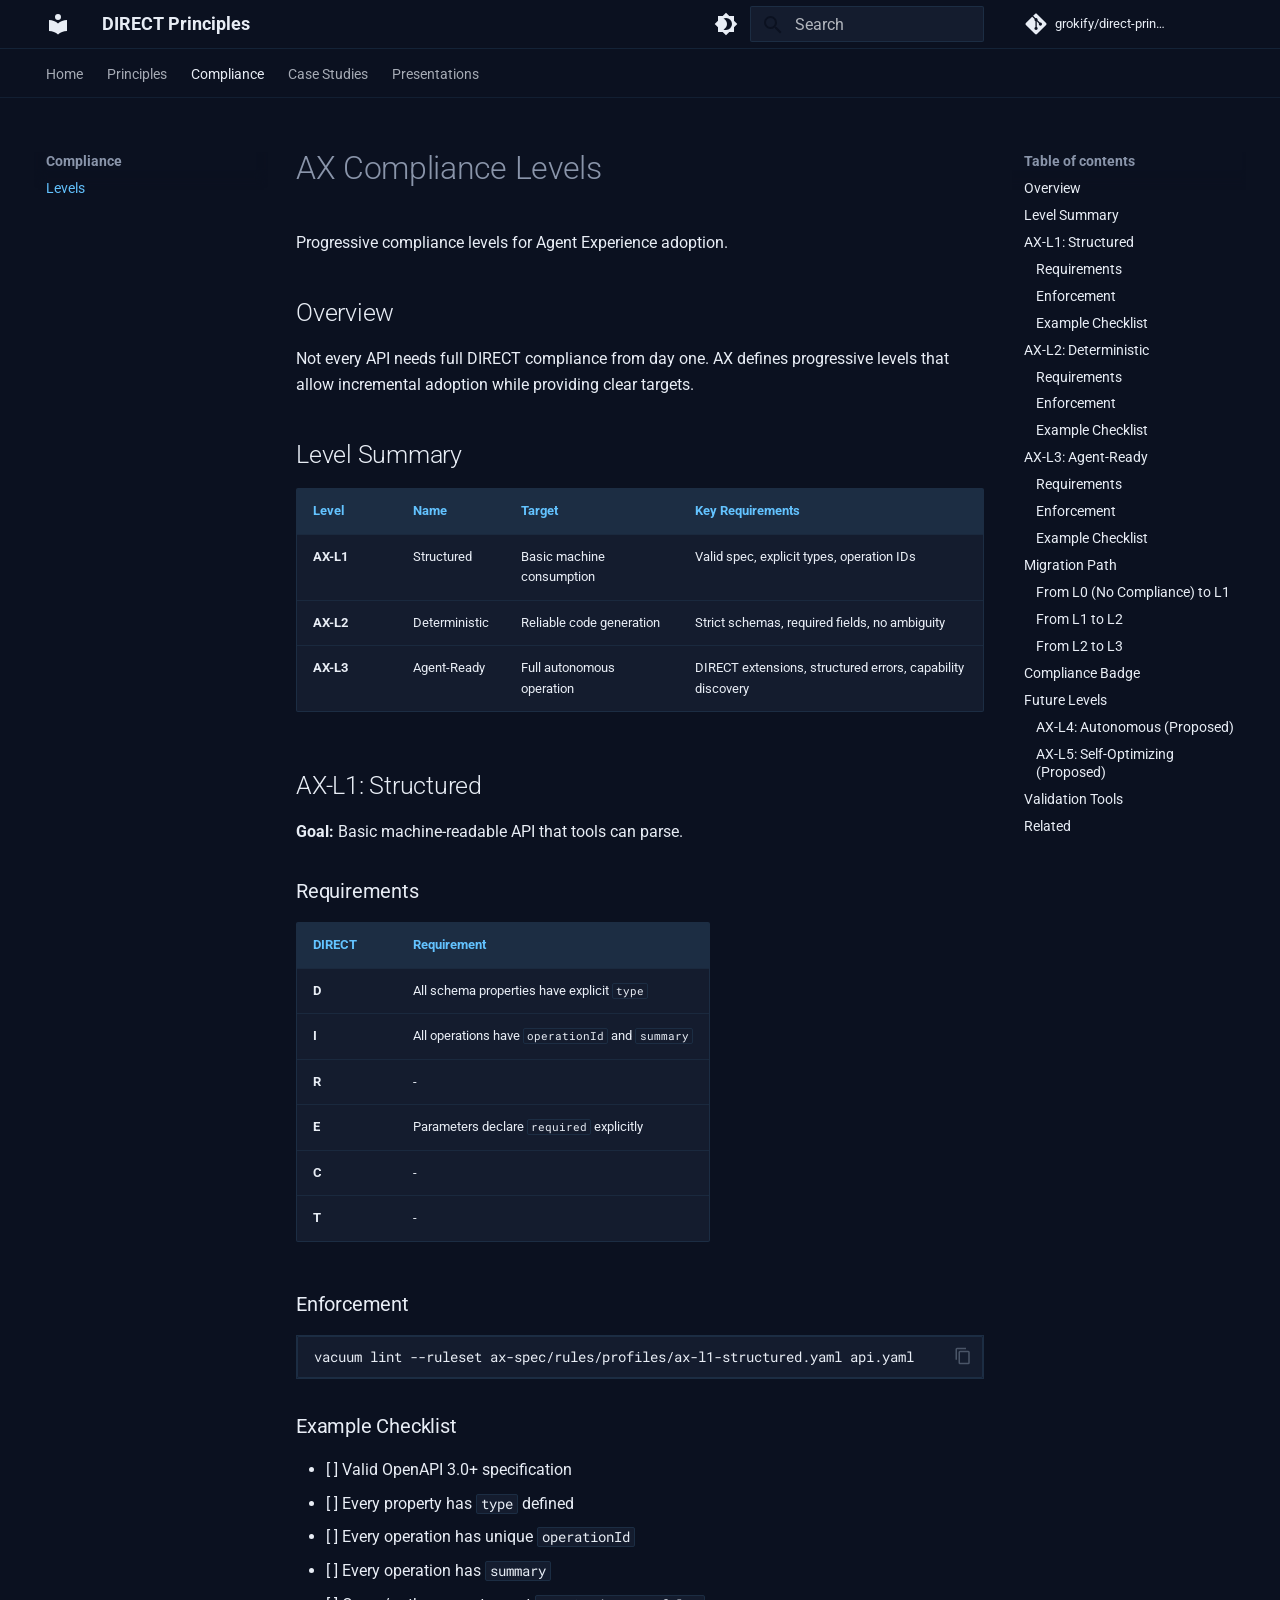
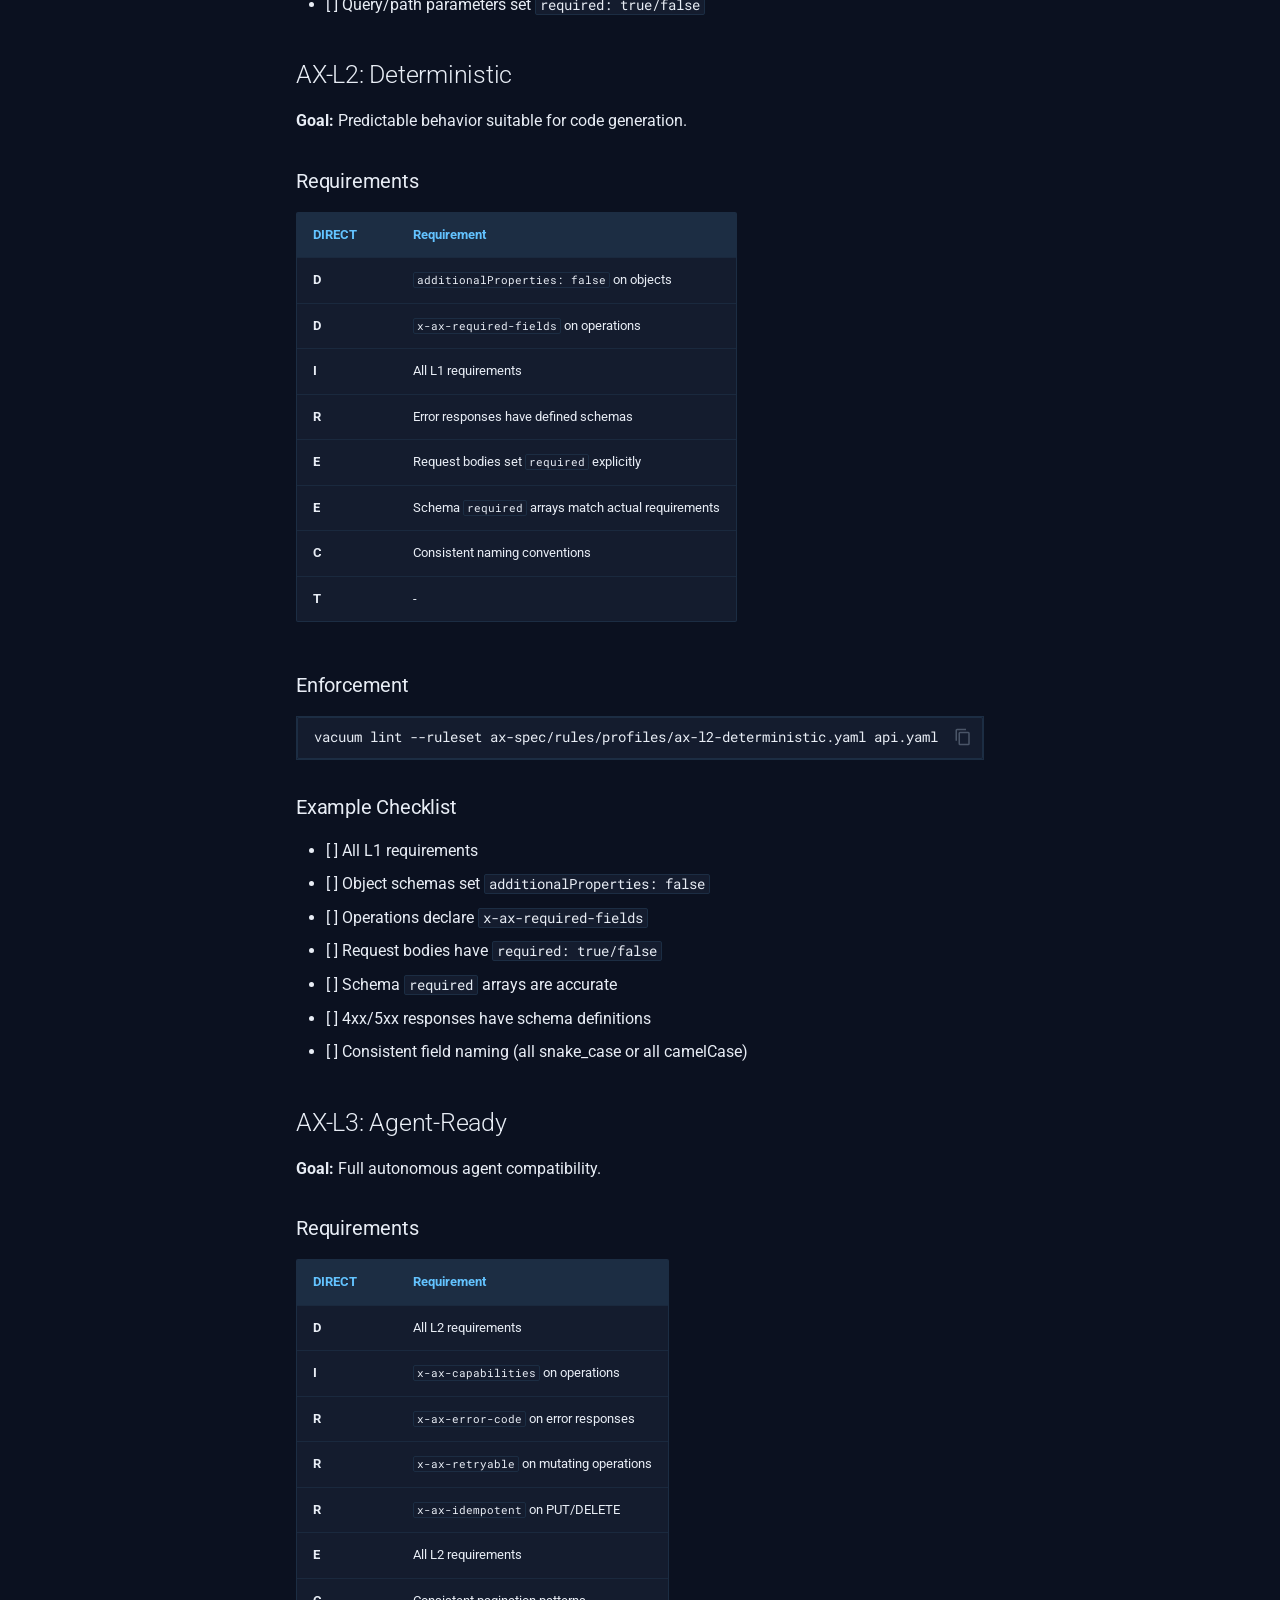
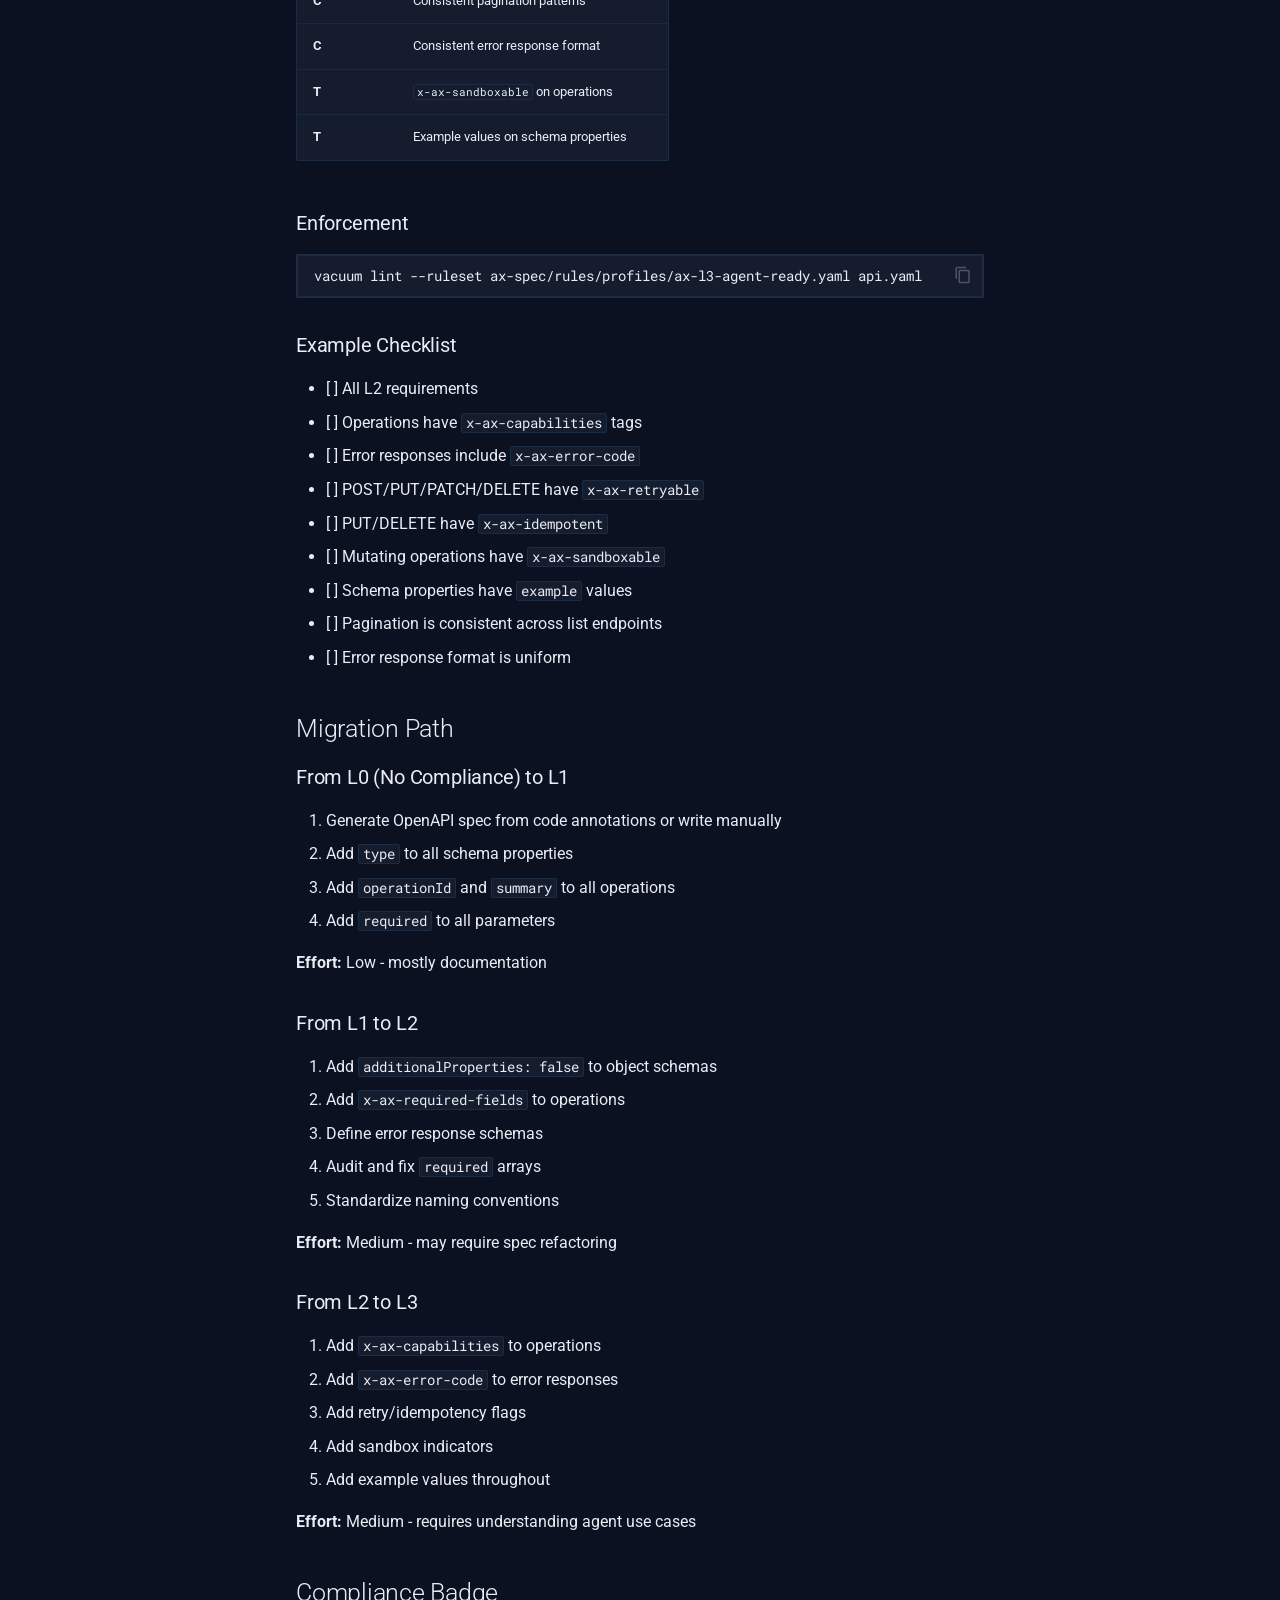
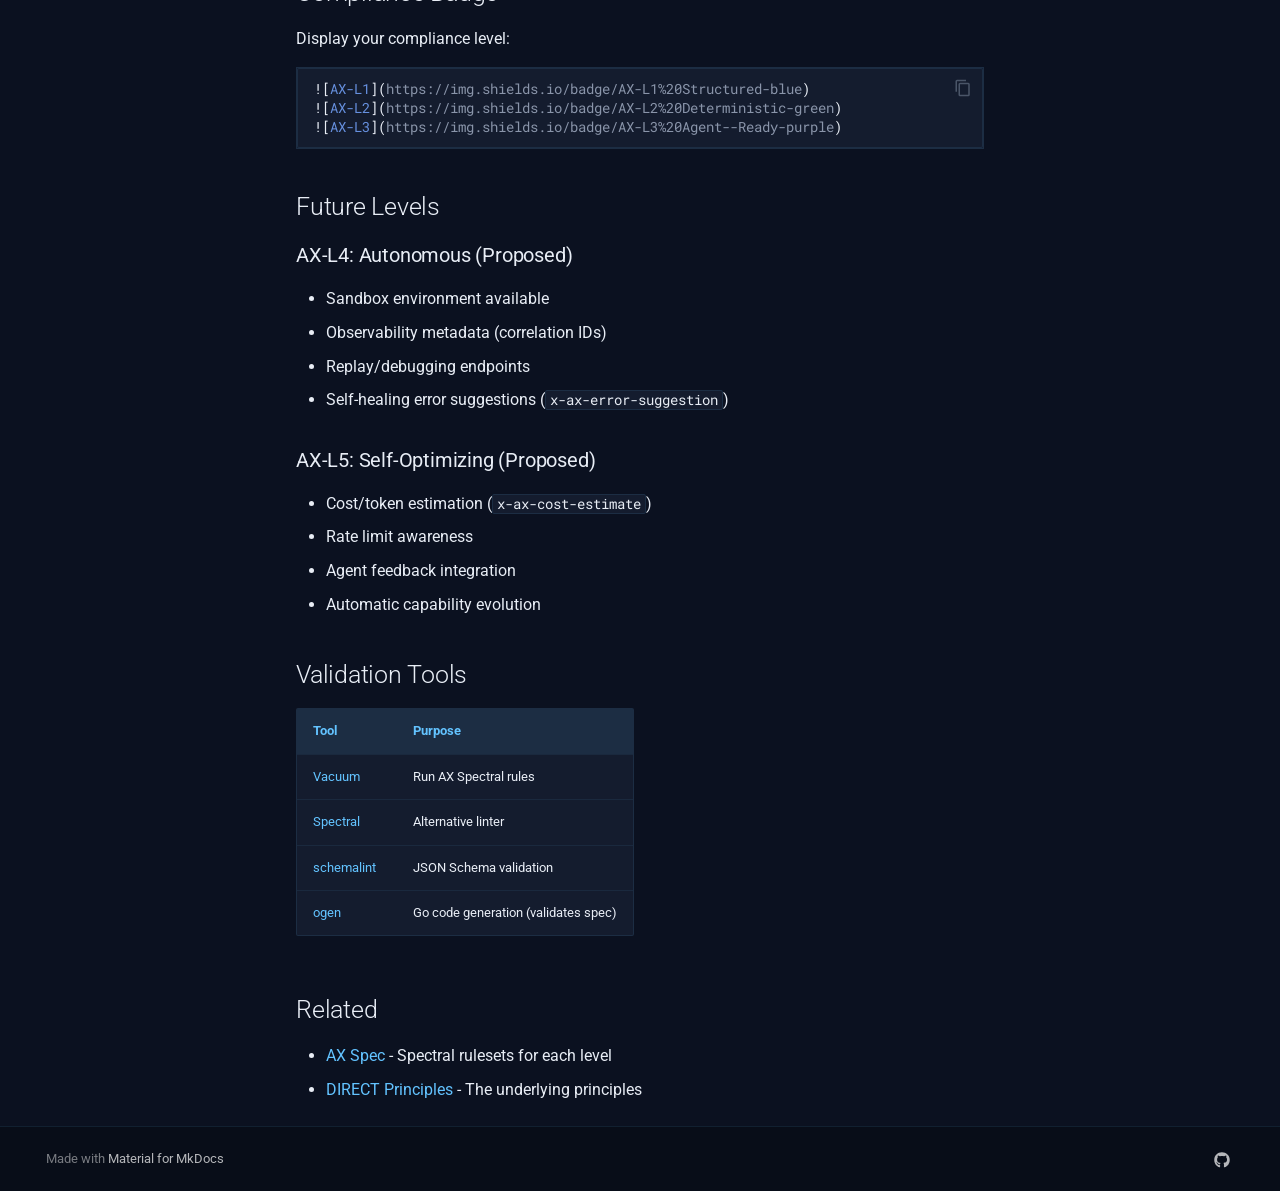
<file: compliance/levels/index.html>
<!doctype html>
<html lang="en" class="no-js">
  <head>
    
      <meta charset="utf-8">
      <meta name="viewport" content="width=device-width,initial-scale=1">
      
        <meta name="description" content="Design principles for Agent Experience (AX)">
      
      
      
        <link rel="canonical" href="https://grokify.github.io/direct-principles/compliance/levels/">
      
      
        <link rel="prev" href="../../principles/testable/">
      
      
        <link rel="next" href="../../case-studies/agent-tooling-ecosystem/">
      
      
      <link rel="icon" href="../../assets/images/favicon.png">
      <meta name="generator" content="mkdocs-1.6.1, mkdocs-material-9.6.18">
    
    
      
        <title>Levels - DIRECT Principles</title>
      
    
    
      <link rel="stylesheet" href="../../assets/stylesheets/main.7e37652d.min.css">
      
        
        <link rel="stylesheet" href="../../assets/stylesheets/palette.06af60db.min.css">
      
      


    
    
      
    
    
      
        
        
        <link rel="preconnect" href="https://fonts.gstatic.com" crossorigin>
        <link rel="stylesheet" href="https://fonts.googleapis.com/css?family=Roboto:300,300i,400,400i,700,700i%7CRoboto+Mono:400,400i,700,700i&display=fallback">
        <style>:root{--md-text-font:"Roboto";--md-code-font:"Roboto Mono"}</style>
      
    
    
      <link rel="stylesheet" href="../../stylesheets/custom.css">
    
    <script>__md_scope=new URL("../..",location),__md_hash=e=>[...e].reduce(((e,_)=>(e<<5)-e+_.charCodeAt(0)),0),__md_get=(e,_=localStorage,t=__md_scope)=>JSON.parse(_.getItem(t.pathname+"."+e)),__md_set=(e,_,t=localStorage,a=__md_scope)=>{try{t.setItem(a.pathname+"."+e,JSON.stringify(_))}catch(e){}}</script>
    
      

    
    
    
  </head>
  
  
    
    
      
    
    
    
    
    <body dir="ltr" data-md-color-scheme="slate" data-md-color-primary="custom" data-md-color-accent="custom">
  
    
    <input class="md-toggle" data-md-toggle="drawer" type="checkbox" id="__drawer" autocomplete="off">
    <input class="md-toggle" data-md-toggle="search" type="checkbox" id="__search" autocomplete="off">
    <label class="md-overlay" for="__drawer"></label>
    <div data-md-component="skip">
      
        
        <a href="#ax-compliance-levels" class="md-skip">
          Skip to content
        </a>
      
    </div>
    <div data-md-component="announce">
      
    </div>
    
    
      

<header class="md-header" data-md-component="header">
  <nav class="md-header__inner md-grid" aria-label="Header">
    <a href="../.." title="DIRECT Principles" class="md-header__button md-logo" aria-label="DIRECT Principles" data-md-component="logo">
      
  
  <svg xmlns="http://www.w3.org/2000/svg" viewBox="0 0 24 24"><path d="M12 8a3 3 0 0 0 3-3 3 3 0 0 0-3-3 3 3 0 0 0-3 3 3 3 0 0 0 3 3m0 3.54C9.64 9.35 6.5 8 3 8v11c3.5 0 6.64 1.35 9 3.54 2.36-2.19 5.5-3.54 9-3.54V8c-3.5 0-6.64 1.35-9 3.54"/></svg>

    </a>
    <label class="md-header__button md-icon" for="__drawer">
      
      <svg xmlns="http://www.w3.org/2000/svg" viewBox="0 0 24 24"><path d="M3 6h18v2H3zm0 5h18v2H3zm0 5h18v2H3z"/></svg>
    </label>
    <div class="md-header__title" data-md-component="header-title">
      <div class="md-header__ellipsis">
        <div class="md-header__topic">
          <span class="md-ellipsis">
            DIRECT Principles
          </span>
        </div>
        <div class="md-header__topic" data-md-component="header-topic">
          <span class="md-ellipsis">
            
              Levels
            
          </span>
        </div>
      </div>
    </div>
    
      
        <form class="md-header__option" data-md-component="palette">
  
    
    
    
    <input class="md-option" data-md-color-media="" data-md-color-scheme="slate" data-md-color-primary="custom" data-md-color-accent="custom"  aria-label="Switch to light mode"  type="radio" name="__palette" id="__palette_0">
    
      <label class="md-header__button md-icon" title="Switch to light mode" for="__palette_1" hidden>
        <svg xmlns="http://www.w3.org/2000/svg" viewBox="0 0 24 24"><path d="M12 18c-.89 0-1.74-.2-2.5-.55C11.56 16.5 13 14.42 13 12s-1.44-4.5-3.5-5.45C10.26 6.2 11.11 6 12 6a6 6 0 0 1 6 6 6 6 0 0 1-6 6m8-9.31V4h-4.69L12 .69 8.69 4H4v4.69L.69 12 4 15.31V20h4.69L12 23.31 15.31 20H20v-4.69L23.31 12z"/></svg>
      </label>
    
  
    
    
    
    <input class="md-option" data-md-color-media="" data-md-color-scheme="default" data-md-color-primary="indigo" data-md-color-accent="indigo"  aria-label="Switch to dark mode"  type="radio" name="__palette" id="__palette_1">
    
      <label class="md-header__button md-icon" title="Switch to dark mode" for="__palette_0" hidden>
        <svg xmlns="http://www.w3.org/2000/svg" viewBox="0 0 24 24"><path d="M12 8a4 4 0 0 0-4 4 4 4 0 0 0 4 4 4 4 0 0 0 4-4 4 4 0 0 0-4-4m0 10a6 6 0 0 1-6-6 6 6 0 0 1 6-6 6 6 0 0 1 6 6 6 6 0 0 1-6 6m8-9.31V4h-4.69L12 .69 8.69 4H4v4.69L.69 12 4 15.31V20h4.69L12 23.31 15.31 20H20v-4.69L23.31 12z"/></svg>
      </label>
    
  
</form>
      
    
    
      <script>var palette=__md_get("__palette");if(palette&&palette.color){if("(prefers-color-scheme)"===palette.color.media){var media=matchMedia("(prefers-color-scheme: light)"),input=document.querySelector(media.matches?"[data-md-color-media='(prefers-color-scheme: light)']":"[data-md-color-media='(prefers-color-scheme: dark)']");palette.color.media=input.getAttribute("data-md-color-media"),palette.color.scheme=input.getAttribute("data-md-color-scheme"),palette.color.primary=input.getAttribute("data-md-color-primary"),palette.color.accent=input.getAttribute("data-md-color-accent")}for(var[key,value]of Object.entries(palette.color))document.body.setAttribute("data-md-color-"+key,value)}</script>
    
    
    
      
      
        <label class="md-header__button md-icon" for="__search">
          
          <svg xmlns="http://www.w3.org/2000/svg" viewBox="0 0 24 24"><path d="M9.5 3A6.5 6.5 0 0 1 16 9.5c0 1.61-.59 3.09-1.56 4.23l.27.27h.79l5 5-1.5 1.5-5-5v-.79l-.27-.27A6.52 6.52 0 0 1 9.5 16 6.5 6.5 0 0 1 3 9.5 6.5 6.5 0 0 1 9.5 3m0 2C7 5 5 7 5 9.5S7 14 9.5 14 14 12 14 9.5 12 5 9.5 5"/></svg>
        </label>
        <div class="md-search" data-md-component="search" role="dialog">
  <label class="md-search__overlay" for="__search"></label>
  <div class="md-search__inner" role="search">
    <form class="md-search__form" name="search">
      <input type="text" class="md-search__input" name="query" aria-label="Search" placeholder="Search" autocapitalize="off" autocorrect="off" autocomplete="off" spellcheck="false" data-md-component="search-query" required>
      <label class="md-search__icon md-icon" for="__search">
        
        <svg xmlns="http://www.w3.org/2000/svg" viewBox="0 0 24 24"><path d="M9.5 3A6.5 6.5 0 0 1 16 9.5c0 1.61-.59 3.09-1.56 4.23l.27.27h.79l5 5-1.5 1.5-5-5v-.79l-.27-.27A6.52 6.52 0 0 1 9.5 16 6.5 6.5 0 0 1 3 9.5 6.5 6.5 0 0 1 9.5 3m0 2C7 5 5 7 5 9.5S7 14 9.5 14 14 12 14 9.5 12 5 9.5 5"/></svg>
        
        <svg xmlns="http://www.w3.org/2000/svg" viewBox="0 0 24 24"><path d="M20 11v2H8l5.5 5.5-1.42 1.42L4.16 12l7.92-7.92L13.5 5.5 8 11z"/></svg>
      </label>
      <nav class="md-search__options" aria-label="Search">
        
        <button type="reset" class="md-search__icon md-icon" title="Clear" aria-label="Clear" tabindex="-1">
          
          <svg xmlns="http://www.w3.org/2000/svg" viewBox="0 0 24 24"><path d="M19 6.41 17.59 5 12 10.59 6.41 5 5 6.41 10.59 12 5 17.59 6.41 19 12 13.41 17.59 19 19 17.59 13.41 12z"/></svg>
        </button>
      </nav>
      
        <div class="md-search__suggest" data-md-component="search-suggest"></div>
      
    </form>
    <div class="md-search__output">
      <div class="md-search__scrollwrap" tabindex="0" data-md-scrollfix>
        <div class="md-search-result" data-md-component="search-result">
          <div class="md-search-result__meta">
            Initializing search
          </div>
          <ol class="md-search-result__list" role="presentation"></ol>
        </div>
      </div>
    </div>
  </div>
</div>
      
    
    
      <div class="md-header__source">
        <a href="https://github.com/grokify/direct-principles" title="Go to repository" class="md-source" data-md-component="source">
  <div class="md-source__icon md-icon">
    
    <svg xmlns="http://www.w3.org/2000/svg" viewBox="0 0 448 512"><!--! Font Awesome Free 7.0.0 by @fontawesome - https://fontawesome.com License - https://fontawesome.com/license/free (Icons: CC BY 4.0, Fonts: SIL OFL 1.1, Code: MIT License) Copyright 2025 Fonticons, Inc.--><path fill="currentColor" d="M439.6 236.1 244 40.5c-5.4-5.5-12.8-8.5-20.4-8.5s-15 3-20.4 8.4L162.5 81l51.5 51.5c27.1-9.1 52.7 16.8 43.4 43.7l49.7 49.7c34.2-11.8 61.2 31 35.5 56.7-26.5 26.5-70.2-2.9-56-37.3L240.3 199v121.9c25.3 12.5 22.3 41.8 9.1 55-6.4 6.4-15.2 10.1-24.3 10.1s-17.8-3.6-24.3-10.1c-17.6-17.6-11.1-46.9 11.2-56v-123c-20.8-8.5-24.6-30.7-18.6-45L142.6 101 8.5 235.1C3 240.6 0 247.9 0 255.5s3 15 8.5 20.4l195.6 195.7c5.4 5.4 12.7 8.4 20.4 8.4s15-3 20.4-8.4l194.7-194.7c5.4-5.4 8.4-12.8 8.4-20.4s-3-15-8.4-20.4"/></svg>
  </div>
  <div class="md-source__repository">
    grokify/direct-principles
  </div>
</a>
      </div>
    
  </nav>
  
</header>
    
    <div class="md-container" data-md-component="container">
      
      
        
          
            
<nav class="md-tabs" aria-label="Tabs" data-md-component="tabs">
  <div class="md-grid">
    <ul class="md-tabs__list">
      
        
  
  
  
  
    <li class="md-tabs__item">
      <a href="../../home/" class="md-tabs__link">
        
  
  
    
  
  Home

      </a>
    </li>
  

      
        
  
  
  
  
    
    
      <li class="md-tabs__item">
        <a href="../../principles/" class="md-tabs__link">
          
  
  
  Principles

        </a>
      </li>
    
  

      
        
  
  
  
    
  
  
    
    
      <li class="md-tabs__item md-tabs__item--active">
        <a href="./" class="md-tabs__link">
          
  
  
  Compliance

        </a>
      </li>
    
  

      
        
  
  
  
  
    
    
      <li class="md-tabs__item">
        <a href="../../case-studies/agent-tooling-ecosystem/" class="md-tabs__link">
          
  
  
  Case Studies

        </a>
      </li>
    
  

      
        
  
  
  
  
    
    
      <li class="md-tabs__item">
        <a href="../../presentations/direct-overview/" class="md-tabs__link">
          
  
  
  Presentations

        </a>
      </li>
    
  

      
    </ul>
  </div>
</nav>
          
        
      
      <main class="md-main" data-md-component="main">
        <div class="md-main__inner md-grid">
          
            
              
              <div class="md-sidebar md-sidebar--primary" data-md-component="sidebar" data-md-type="navigation" >
                <div class="md-sidebar__scrollwrap">
                  <div class="md-sidebar__inner">
                    


  


<nav class="md-nav md-nav--primary md-nav--lifted" aria-label="Navigation" data-md-level="0">
  <label class="md-nav__title" for="__drawer">
    <a href="../.." title="DIRECT Principles" class="md-nav__button md-logo" aria-label="DIRECT Principles" data-md-component="logo">
      
  
  <svg xmlns="http://www.w3.org/2000/svg" viewBox="0 0 24 24"><path d="M12 8a3 3 0 0 0 3-3 3 3 0 0 0-3-3 3 3 0 0 0-3 3 3 3 0 0 0 3 3m0 3.54C9.64 9.35 6.5 8 3 8v11c3.5 0 6.64 1.35 9 3.54 2.36-2.19 5.5-3.54 9-3.54V8c-3.5 0-6.64 1.35-9 3.54"/></svg>

    </a>
    DIRECT Principles
  </label>
  
    <div class="md-nav__source">
      <a href="https://github.com/grokify/direct-principles" title="Go to repository" class="md-source" data-md-component="source">
  <div class="md-source__icon md-icon">
    
    <svg xmlns="http://www.w3.org/2000/svg" viewBox="0 0 448 512"><!--! Font Awesome Free 7.0.0 by @fontawesome - https://fontawesome.com License - https://fontawesome.com/license/free (Icons: CC BY 4.0, Fonts: SIL OFL 1.1, Code: MIT License) Copyright 2025 Fonticons, Inc.--><path fill="currentColor" d="M439.6 236.1 244 40.5c-5.4-5.5-12.8-8.5-20.4-8.5s-15 3-20.4 8.4L162.5 81l51.5 51.5c27.1-9.1 52.7 16.8 43.4 43.7l49.7 49.7c34.2-11.8 61.2 31 35.5 56.7-26.5 26.5-70.2-2.9-56-37.3L240.3 199v121.9c25.3 12.5 22.3 41.8 9.1 55-6.4 6.4-15.2 10.1-24.3 10.1s-17.8-3.6-24.3-10.1c-17.6-17.6-11.1-46.9 11.2-56v-123c-20.8-8.5-24.6-30.7-18.6-45L142.6 101 8.5 235.1C3 240.6 0 247.9 0 255.5s3 15 8.5 20.4l195.6 195.7c5.4 5.4 12.7 8.4 20.4 8.4s15-3 20.4-8.4l194.7-194.7c5.4-5.4 8.4-12.8 8.4-20.4s-3-15-8.4-20.4"/></svg>
  </div>
  <div class="md-source__repository">
    grokify/direct-principles
  </div>
</a>
    </div>
  
  <ul class="md-nav__list" data-md-scrollfix>
    
      
      
  
  
  
  
    <li class="md-nav__item">
      <a href="../../home/" class="md-nav__link">
        
  
  
  <span class="md-ellipsis">
    Home
    
  </span>
  

      </a>
    </li>
  

    
      
      
  
  
  
  
    
    
    
    
      
      
        
      
    
    
    <li class="md-nav__item md-nav__item--nested">
      
        
        
          
        
        <input class="md-nav__toggle md-toggle md-toggle--indeterminate" type="checkbox" id="__nav_2" >
        
          
          <label class="md-nav__link" for="__nav_2" id="__nav_2_label" tabindex="0">
            
  
  
  <span class="md-ellipsis">
    Principles
    
  </span>
  

            <span class="md-nav__icon md-icon"></span>
          </label>
        
        <nav class="md-nav" data-md-level="1" aria-labelledby="__nav_2_label" aria-expanded="false">
          <label class="md-nav__title" for="__nav_2">
            <span class="md-nav__icon md-icon"></span>
            Principles
          </label>
          <ul class="md-nav__list" data-md-scrollfix>
            
              
                
  
  
  
  
    <li class="md-nav__item">
      <a href="../../principles/" class="md-nav__link">
        
  
  
  <span class="md-ellipsis">
    Overview
    
  </span>
  

      </a>
    </li>
  

              
            
              
                
  
  
  
  
    <li class="md-nav__item">
      <a href="../../principles/deterministic/" class="md-nav__link">
        
  
  
  <span class="md-ellipsis">
    Deterministic
    
  </span>
  

      </a>
    </li>
  

              
            
              
                
  
  
  
  
    <li class="md-nav__item">
      <a href="../../principles/introspectable/" class="md-nav__link">
        
  
  
  <span class="md-ellipsis">
    Introspectable
    
  </span>
  

      </a>
    </li>
  

              
            
              
                
  
  
  
  
    <li class="md-nav__item">
      <a href="../../principles/recoverable/" class="md-nav__link">
        
  
  
  <span class="md-ellipsis">
    Recoverable
    
  </span>
  

      </a>
    </li>
  

              
            
              
                
  
  
  
  
    <li class="md-nav__item">
      <a href="../../principles/explicit/" class="md-nav__link">
        
  
  
  <span class="md-ellipsis">
    Explicit
    
  </span>
  

      </a>
    </li>
  

              
            
              
                
  
  
  
  
    <li class="md-nav__item">
      <a href="../../principles/consistent/" class="md-nav__link">
        
  
  
  <span class="md-ellipsis">
    Consistent
    
  </span>
  

      </a>
    </li>
  

              
            
              
                
  
  
  
  
    <li class="md-nav__item">
      <a href="../../principles/testable/" class="md-nav__link">
        
  
  
  <span class="md-ellipsis">
    Testable
    
  </span>
  

      </a>
    </li>
  

              
            
          </ul>
        </nav>
      
    </li>
  

    
      
      
  
  
    
  
  
  
    
    
    
    
      
        
        
      
      
        
      
    
    
    <li class="md-nav__item md-nav__item--active md-nav__item--section md-nav__item--nested">
      
        
        
        <input class="md-nav__toggle md-toggle " type="checkbox" id="__nav_3" checked>
        
          
          <label class="md-nav__link" for="__nav_3" id="__nav_3_label" tabindex="">
            
  
  
  <span class="md-ellipsis">
    Compliance
    
  </span>
  

            <span class="md-nav__icon md-icon"></span>
          </label>
        
        <nav class="md-nav" data-md-level="1" aria-labelledby="__nav_3_label" aria-expanded="true">
          <label class="md-nav__title" for="__nav_3">
            <span class="md-nav__icon md-icon"></span>
            Compliance
          </label>
          <ul class="md-nav__list" data-md-scrollfix>
            
              
                
  
  
    
  
  
  
    <li class="md-nav__item md-nav__item--active">
      
      <input class="md-nav__toggle md-toggle" type="checkbox" id="__toc">
      
      
        
      
      
        <label class="md-nav__link md-nav__link--active" for="__toc">
          
  
  
  <span class="md-ellipsis">
    Levels
    
  </span>
  

          <span class="md-nav__icon md-icon"></span>
        </label>
      
      <a href="./" class="md-nav__link md-nav__link--active">
        
  
  
  <span class="md-ellipsis">
    Levels
    
  </span>
  

      </a>
      
        

<nav class="md-nav md-nav--secondary" aria-label="Table of contents">
  
  
  
    
  
  
    <label class="md-nav__title" for="__toc">
      <span class="md-nav__icon md-icon"></span>
      Table of contents
    </label>
    <ul class="md-nav__list" data-md-component="toc" data-md-scrollfix>
      
        <li class="md-nav__item">
  <a href="#overview" class="md-nav__link">
    <span class="md-ellipsis">
      Overview
    </span>
  </a>
  
</li>
      
        <li class="md-nav__item">
  <a href="#level-summary" class="md-nav__link">
    <span class="md-ellipsis">
      Level Summary
    </span>
  </a>
  
</li>
      
        <li class="md-nav__item">
  <a href="#ax-l1-structured" class="md-nav__link">
    <span class="md-ellipsis">
      AX-L1: Structured
    </span>
  </a>
  
    <nav class="md-nav" aria-label="AX-L1: Structured">
      <ul class="md-nav__list">
        
          <li class="md-nav__item">
  <a href="#requirements" class="md-nav__link">
    <span class="md-ellipsis">
      Requirements
    </span>
  </a>
  
</li>
        
          <li class="md-nav__item">
  <a href="#enforcement" class="md-nav__link">
    <span class="md-ellipsis">
      Enforcement
    </span>
  </a>
  
</li>
        
          <li class="md-nav__item">
  <a href="#example-checklist" class="md-nav__link">
    <span class="md-ellipsis">
      Example Checklist
    </span>
  </a>
  
</li>
        
      </ul>
    </nav>
  
</li>
      
        <li class="md-nav__item">
  <a href="#ax-l2-deterministic" class="md-nav__link">
    <span class="md-ellipsis">
      AX-L2: Deterministic
    </span>
  </a>
  
    <nav class="md-nav" aria-label="AX-L2: Deterministic">
      <ul class="md-nav__list">
        
          <li class="md-nav__item">
  <a href="#requirements_1" class="md-nav__link">
    <span class="md-ellipsis">
      Requirements
    </span>
  </a>
  
</li>
        
          <li class="md-nav__item">
  <a href="#enforcement_1" class="md-nav__link">
    <span class="md-ellipsis">
      Enforcement
    </span>
  </a>
  
</li>
        
          <li class="md-nav__item">
  <a href="#example-checklist_1" class="md-nav__link">
    <span class="md-ellipsis">
      Example Checklist
    </span>
  </a>
  
</li>
        
      </ul>
    </nav>
  
</li>
      
        <li class="md-nav__item">
  <a href="#ax-l3-agent-ready" class="md-nav__link">
    <span class="md-ellipsis">
      AX-L3: Agent-Ready
    </span>
  </a>
  
    <nav class="md-nav" aria-label="AX-L3: Agent-Ready">
      <ul class="md-nav__list">
        
          <li class="md-nav__item">
  <a href="#requirements_2" class="md-nav__link">
    <span class="md-ellipsis">
      Requirements
    </span>
  </a>
  
</li>
        
          <li class="md-nav__item">
  <a href="#enforcement_2" class="md-nav__link">
    <span class="md-ellipsis">
      Enforcement
    </span>
  </a>
  
</li>
        
          <li class="md-nav__item">
  <a href="#example-checklist_2" class="md-nav__link">
    <span class="md-ellipsis">
      Example Checklist
    </span>
  </a>
  
</li>
        
      </ul>
    </nav>
  
</li>
      
        <li class="md-nav__item">
  <a href="#migration-path" class="md-nav__link">
    <span class="md-ellipsis">
      Migration Path
    </span>
  </a>
  
    <nav class="md-nav" aria-label="Migration Path">
      <ul class="md-nav__list">
        
          <li class="md-nav__item">
  <a href="#from-l0-no-compliance-to-l1" class="md-nav__link">
    <span class="md-ellipsis">
      From L0 (No Compliance) to L1
    </span>
  </a>
  
</li>
        
          <li class="md-nav__item">
  <a href="#from-l1-to-l2" class="md-nav__link">
    <span class="md-ellipsis">
      From L1 to L2
    </span>
  </a>
  
</li>
        
          <li class="md-nav__item">
  <a href="#from-l2-to-l3" class="md-nav__link">
    <span class="md-ellipsis">
      From L2 to L3
    </span>
  </a>
  
</li>
        
      </ul>
    </nav>
  
</li>
      
        <li class="md-nav__item">
  <a href="#compliance-badge" class="md-nav__link">
    <span class="md-ellipsis">
      Compliance Badge
    </span>
  </a>
  
</li>
      
        <li class="md-nav__item">
  <a href="#future-levels" class="md-nav__link">
    <span class="md-ellipsis">
      Future Levels
    </span>
  </a>
  
    <nav class="md-nav" aria-label="Future Levels">
      <ul class="md-nav__list">
        
          <li class="md-nav__item">
  <a href="#ax-l4-autonomous-proposed" class="md-nav__link">
    <span class="md-ellipsis">
      AX-L4: Autonomous (Proposed)
    </span>
  </a>
  
</li>
        
          <li class="md-nav__item">
  <a href="#ax-l5-self-optimizing-proposed" class="md-nav__link">
    <span class="md-ellipsis">
      AX-L5: Self-Optimizing (Proposed)
    </span>
  </a>
  
</li>
        
      </ul>
    </nav>
  
</li>
      
        <li class="md-nav__item">
  <a href="#validation-tools" class="md-nav__link">
    <span class="md-ellipsis">
      Validation Tools
    </span>
  </a>
  
</li>
      
        <li class="md-nav__item">
  <a href="#related" class="md-nav__link">
    <span class="md-ellipsis">
      Related
    </span>
  </a>
  
</li>
      
    </ul>
  
</nav>
      
    </li>
  

              
            
          </ul>
        </nav>
      
    </li>
  

    
      
      
  
  
  
  
    
    
    
    
      
      
        
      
    
    
    <li class="md-nav__item md-nav__item--nested">
      
        
        
          
        
        <input class="md-nav__toggle md-toggle md-toggle--indeterminate" type="checkbox" id="__nav_4" >
        
          
          <label class="md-nav__link" for="__nav_4" id="__nav_4_label" tabindex="0">
            
  
  
  <span class="md-ellipsis">
    Case Studies
    
  </span>
  

            <span class="md-nav__icon md-icon"></span>
          </label>
        
        <nav class="md-nav" data-md-level="1" aria-labelledby="__nav_4_label" aria-expanded="false">
          <label class="md-nav__title" for="__nav_4">
            <span class="md-nav__icon md-icon"></span>
            Case Studies
          </label>
          <ul class="md-nav__list" data-md-scrollfix>
            
              
                
  
  
  
  
    <li class="md-nav__item">
      <a href="../../case-studies/agent-tooling-ecosystem/" class="md-nav__link">
        
  
  
  <span class="md-ellipsis">
    Agent Tooling Ecosystem
    
  </span>
  

      </a>
    </li>
  

              
            
          </ul>
        </nav>
      
    </li>
  

    
      
      
  
  
  
  
    
    
    
    
      
      
        
      
    
    
    <li class="md-nav__item md-nav__item--nested">
      
        
        
          
        
        <input class="md-nav__toggle md-toggle md-toggle--indeterminate" type="checkbox" id="__nav_5" >
        
          
          <label class="md-nav__link" for="__nav_5" id="__nav_5_label" tabindex="0">
            
  
  
  <span class="md-ellipsis">
    Presentations
    
  </span>
  

            <span class="md-nav__icon md-icon"></span>
          </label>
        
        <nav class="md-nav" data-md-level="1" aria-labelledby="__nav_5_label" aria-expanded="false">
          <label class="md-nav__title" for="__nav_5">
            <span class="md-nav__icon md-icon"></span>
            Presentations
          </label>
          <ul class="md-nav__list" data-md-scrollfix>
            
              
                
  
  
  
  
    <li class="md-nav__item">
      <a href="../../presentations/direct-overview/" class="md-nav__link">
        
  
  
  <span class="md-ellipsis">
    DIRECT Overview
    
  </span>
  

      </a>
    </li>
  

              
            
          </ul>
        </nav>
      
    </li>
  

    
  </ul>
</nav>
                  </div>
                </div>
              </div>
            
            
              
              <div class="md-sidebar md-sidebar--secondary" data-md-component="sidebar" data-md-type="toc" >
                <div class="md-sidebar__scrollwrap">
                  <div class="md-sidebar__inner">
                    

<nav class="md-nav md-nav--secondary" aria-label="Table of contents">
  
  
  
    
  
  
    <label class="md-nav__title" for="__toc">
      <span class="md-nav__icon md-icon"></span>
      Table of contents
    </label>
    <ul class="md-nav__list" data-md-component="toc" data-md-scrollfix>
      
        <li class="md-nav__item">
  <a href="#overview" class="md-nav__link">
    <span class="md-ellipsis">
      Overview
    </span>
  </a>
  
</li>
      
        <li class="md-nav__item">
  <a href="#level-summary" class="md-nav__link">
    <span class="md-ellipsis">
      Level Summary
    </span>
  </a>
  
</li>
      
        <li class="md-nav__item">
  <a href="#ax-l1-structured" class="md-nav__link">
    <span class="md-ellipsis">
      AX-L1: Structured
    </span>
  </a>
  
    <nav class="md-nav" aria-label="AX-L1: Structured">
      <ul class="md-nav__list">
        
          <li class="md-nav__item">
  <a href="#requirements" class="md-nav__link">
    <span class="md-ellipsis">
      Requirements
    </span>
  </a>
  
</li>
        
          <li class="md-nav__item">
  <a href="#enforcement" class="md-nav__link">
    <span class="md-ellipsis">
      Enforcement
    </span>
  </a>
  
</li>
        
          <li class="md-nav__item">
  <a href="#example-checklist" class="md-nav__link">
    <span class="md-ellipsis">
      Example Checklist
    </span>
  </a>
  
</li>
        
      </ul>
    </nav>
  
</li>
      
        <li class="md-nav__item">
  <a href="#ax-l2-deterministic" class="md-nav__link">
    <span class="md-ellipsis">
      AX-L2: Deterministic
    </span>
  </a>
  
    <nav class="md-nav" aria-label="AX-L2: Deterministic">
      <ul class="md-nav__list">
        
          <li class="md-nav__item">
  <a href="#requirements_1" class="md-nav__link">
    <span class="md-ellipsis">
      Requirements
    </span>
  </a>
  
</li>
        
          <li class="md-nav__item">
  <a href="#enforcement_1" class="md-nav__link">
    <span class="md-ellipsis">
      Enforcement
    </span>
  </a>
  
</li>
        
          <li class="md-nav__item">
  <a href="#example-checklist_1" class="md-nav__link">
    <span class="md-ellipsis">
      Example Checklist
    </span>
  </a>
  
</li>
        
      </ul>
    </nav>
  
</li>
      
        <li class="md-nav__item">
  <a href="#ax-l3-agent-ready" class="md-nav__link">
    <span class="md-ellipsis">
      AX-L3: Agent-Ready
    </span>
  </a>
  
    <nav class="md-nav" aria-label="AX-L3: Agent-Ready">
      <ul class="md-nav__list">
        
          <li class="md-nav__item">
  <a href="#requirements_2" class="md-nav__link">
    <span class="md-ellipsis">
      Requirements
    </span>
  </a>
  
</li>
        
          <li class="md-nav__item">
  <a href="#enforcement_2" class="md-nav__link">
    <span class="md-ellipsis">
      Enforcement
    </span>
  </a>
  
</li>
        
          <li class="md-nav__item">
  <a href="#example-checklist_2" class="md-nav__link">
    <span class="md-ellipsis">
      Example Checklist
    </span>
  </a>
  
</li>
        
      </ul>
    </nav>
  
</li>
      
        <li class="md-nav__item">
  <a href="#migration-path" class="md-nav__link">
    <span class="md-ellipsis">
      Migration Path
    </span>
  </a>
  
    <nav class="md-nav" aria-label="Migration Path">
      <ul class="md-nav__list">
        
          <li class="md-nav__item">
  <a href="#from-l0-no-compliance-to-l1" class="md-nav__link">
    <span class="md-ellipsis">
      From L0 (No Compliance) to L1
    </span>
  </a>
  
</li>
        
          <li class="md-nav__item">
  <a href="#from-l1-to-l2" class="md-nav__link">
    <span class="md-ellipsis">
      From L1 to L2
    </span>
  </a>
  
</li>
        
          <li class="md-nav__item">
  <a href="#from-l2-to-l3" class="md-nav__link">
    <span class="md-ellipsis">
      From L2 to L3
    </span>
  </a>
  
</li>
        
      </ul>
    </nav>
  
</li>
      
        <li class="md-nav__item">
  <a href="#compliance-badge" class="md-nav__link">
    <span class="md-ellipsis">
      Compliance Badge
    </span>
  </a>
  
</li>
      
        <li class="md-nav__item">
  <a href="#future-levels" class="md-nav__link">
    <span class="md-ellipsis">
      Future Levels
    </span>
  </a>
  
    <nav class="md-nav" aria-label="Future Levels">
      <ul class="md-nav__list">
        
          <li class="md-nav__item">
  <a href="#ax-l4-autonomous-proposed" class="md-nav__link">
    <span class="md-ellipsis">
      AX-L4: Autonomous (Proposed)
    </span>
  </a>
  
</li>
        
          <li class="md-nav__item">
  <a href="#ax-l5-self-optimizing-proposed" class="md-nav__link">
    <span class="md-ellipsis">
      AX-L5: Self-Optimizing (Proposed)
    </span>
  </a>
  
</li>
        
      </ul>
    </nav>
  
</li>
      
        <li class="md-nav__item">
  <a href="#validation-tools" class="md-nav__link">
    <span class="md-ellipsis">
      Validation Tools
    </span>
  </a>
  
</li>
      
        <li class="md-nav__item">
  <a href="#related" class="md-nav__link">
    <span class="md-ellipsis">
      Related
    </span>
  </a>
  
</li>
      
    </ul>
  
</nav>
                  </div>
                </div>
              </div>
            
          
          
            <div class="md-content" data-md-component="content">
              <article class="md-content__inner md-typeset">
                
                  


  
  


<h1 id="ax-compliance-levels">AX Compliance Levels<a class="headerlink" href="#ax-compliance-levels" title="Permanent link">&para;</a></h1>
<p>Progressive compliance levels for Agent Experience adoption.</p>
<h2 id="overview">Overview<a class="headerlink" href="#overview" title="Permanent link">&para;</a></h2>
<p>Not every API needs full DIRECT compliance from day one. AX defines progressive levels that allow incremental adoption while providing clear targets.</p>
<h2 id="level-summary">Level Summary<a class="headerlink" href="#level-summary" title="Permanent link">&para;</a></h2>
<table>
<thead>
<tr>
<th>Level</th>
<th>Name</th>
<th>Target</th>
<th>Key Requirements</th>
</tr>
</thead>
<tbody>
<tr>
<td><strong>AX-L1</strong></td>
<td>Structured</td>
<td>Basic machine consumption</td>
<td>Valid spec, explicit types, operation IDs</td>
</tr>
<tr>
<td><strong>AX-L2</strong></td>
<td>Deterministic</td>
<td>Reliable code generation</td>
<td>Strict schemas, required fields, no ambiguity</td>
</tr>
<tr>
<td><strong>AX-L3</strong></td>
<td>Agent-Ready</td>
<td>Full autonomous operation</td>
<td>DIRECT extensions, structured errors, capability discovery</td>
</tr>
</tbody>
</table>
<h2 id="ax-l1-structured">AX-L1: Structured<a class="headerlink" href="#ax-l1-structured" title="Permanent link">&para;</a></h2>
<p><strong>Goal:</strong> Basic machine-readable API that tools can parse.</p>
<h3 id="requirements">Requirements<a class="headerlink" href="#requirements" title="Permanent link">&para;</a></h3>
<table>
<thead>
<tr>
<th>DIRECT</th>
<th>Requirement</th>
</tr>
</thead>
<tbody>
<tr>
<td><strong>D</strong></td>
<td>All schema properties have explicit <code>type</code></td>
</tr>
<tr>
<td><strong>I</strong></td>
<td>All operations have <code>operationId</code> and <code>summary</code></td>
</tr>
<tr>
<td><strong>R</strong></td>
<td>-</td>
</tr>
<tr>
<td><strong>E</strong></td>
<td>Parameters declare <code>required</code> explicitly</td>
</tr>
<tr>
<td><strong>C</strong></td>
<td>-</td>
</tr>
<tr>
<td><strong>T</strong></td>
<td>-</td>
</tr>
</tbody>
</table>
<h3 id="enforcement">Enforcement<a class="headerlink" href="#enforcement" title="Permanent link">&para;</a></h3>
<div class="highlight"><pre><span></span><code><a id="__codelineno-0-1" name="__codelineno-0-1" href="#__codelineno-0-1"></a>vacuum<span class="w"> </span>lint<span class="w"> </span>--ruleset<span class="w"> </span>ax-spec/rules/profiles/ax-l1-structured.yaml<span class="w"> </span>api.yaml
</code></pre></div>
<h3 id="example-checklist">Example Checklist<a class="headerlink" href="#example-checklist" title="Permanent link">&para;</a></h3>
<ul>
<li>[ ] Valid OpenAPI 3.0+ specification</li>
<li>[ ] Every property has <code>type</code> defined</li>
<li>[ ] Every operation has unique <code>operationId</code></li>
<li>[ ] Every operation has <code>summary</code></li>
<li>[ ] Query/path parameters set <code>required: true/false</code></li>
</ul>
<h2 id="ax-l2-deterministic">AX-L2: Deterministic<a class="headerlink" href="#ax-l2-deterministic" title="Permanent link">&para;</a></h2>
<p><strong>Goal:</strong> Predictable behavior suitable for code generation.</p>
<h3 id="requirements_1">Requirements<a class="headerlink" href="#requirements_1" title="Permanent link">&para;</a></h3>
<table>
<thead>
<tr>
<th>DIRECT</th>
<th>Requirement</th>
</tr>
</thead>
<tbody>
<tr>
<td><strong>D</strong></td>
<td><code>additionalProperties: false</code> on objects</td>
</tr>
<tr>
<td><strong>D</strong></td>
<td><code>x-ax-required-fields</code> on operations</td>
</tr>
<tr>
<td><strong>I</strong></td>
<td>All L1 requirements</td>
</tr>
<tr>
<td><strong>R</strong></td>
<td>Error responses have defined schemas</td>
</tr>
<tr>
<td><strong>E</strong></td>
<td>Request bodies set <code>required</code> explicitly</td>
</tr>
<tr>
<td><strong>E</strong></td>
<td>Schema <code>required</code> arrays match actual requirements</td>
</tr>
<tr>
<td><strong>C</strong></td>
<td>Consistent naming conventions</td>
</tr>
<tr>
<td><strong>T</strong></td>
<td>-</td>
</tr>
</tbody>
</table>
<h3 id="enforcement_1">Enforcement<a class="headerlink" href="#enforcement_1" title="Permanent link">&para;</a></h3>
<div class="highlight"><pre><span></span><code><a id="__codelineno-1-1" name="__codelineno-1-1" href="#__codelineno-1-1"></a>vacuum<span class="w"> </span>lint<span class="w"> </span>--ruleset<span class="w"> </span>ax-spec/rules/profiles/ax-l2-deterministic.yaml<span class="w"> </span>api.yaml
</code></pre></div>
<h3 id="example-checklist_1">Example Checklist<a class="headerlink" href="#example-checklist_1" title="Permanent link">&para;</a></h3>
<ul>
<li>[ ] All L1 requirements</li>
<li>[ ] Object schemas set <code>additionalProperties: false</code></li>
<li>[ ] Operations declare <code>x-ax-required-fields</code></li>
<li>[ ] Request bodies have <code>required: true/false</code></li>
<li>[ ] Schema <code>required</code> arrays are accurate</li>
<li>[ ] 4xx/5xx responses have schema definitions</li>
<li>[ ] Consistent field naming (all snake_case or all camelCase)</li>
</ul>
<h2 id="ax-l3-agent-ready">AX-L3: Agent-Ready<a class="headerlink" href="#ax-l3-agent-ready" title="Permanent link">&para;</a></h2>
<p><strong>Goal:</strong> Full autonomous agent compatibility.</p>
<h3 id="requirements_2">Requirements<a class="headerlink" href="#requirements_2" title="Permanent link">&para;</a></h3>
<table>
<thead>
<tr>
<th>DIRECT</th>
<th>Requirement</th>
</tr>
</thead>
<tbody>
<tr>
<td><strong>D</strong></td>
<td>All L2 requirements</td>
</tr>
<tr>
<td><strong>I</strong></td>
<td><code>x-ax-capabilities</code> on operations</td>
</tr>
<tr>
<td><strong>R</strong></td>
<td><code>x-ax-error-code</code> on error responses</td>
</tr>
<tr>
<td><strong>R</strong></td>
<td><code>x-ax-retryable</code> on mutating operations</td>
</tr>
<tr>
<td><strong>R</strong></td>
<td><code>x-ax-idempotent</code> on PUT/DELETE</td>
</tr>
<tr>
<td><strong>E</strong></td>
<td>All L2 requirements</td>
</tr>
<tr>
<td><strong>C</strong></td>
<td>Consistent pagination patterns</td>
</tr>
<tr>
<td><strong>C</strong></td>
<td>Consistent error response format</td>
</tr>
<tr>
<td><strong>T</strong></td>
<td><code>x-ax-sandboxable</code> on operations</td>
</tr>
<tr>
<td><strong>T</strong></td>
<td>Example values on schema properties</td>
</tr>
</tbody>
</table>
<h3 id="enforcement_2">Enforcement<a class="headerlink" href="#enforcement_2" title="Permanent link">&para;</a></h3>
<div class="highlight"><pre><span></span><code><a id="__codelineno-2-1" name="__codelineno-2-1" href="#__codelineno-2-1"></a>vacuum<span class="w"> </span>lint<span class="w"> </span>--ruleset<span class="w"> </span>ax-spec/rules/profiles/ax-l3-agent-ready.yaml<span class="w"> </span>api.yaml
</code></pre></div>
<h3 id="example-checklist_2">Example Checklist<a class="headerlink" href="#example-checklist_2" title="Permanent link">&para;</a></h3>
<ul>
<li>[ ] All L2 requirements</li>
<li>[ ] Operations have <code>x-ax-capabilities</code> tags</li>
<li>[ ] Error responses include <code>x-ax-error-code</code></li>
<li>[ ] POST/PUT/PATCH/DELETE have <code>x-ax-retryable</code></li>
<li>[ ] PUT/DELETE have <code>x-ax-idempotent</code></li>
<li>[ ] Mutating operations have <code>x-ax-sandboxable</code></li>
<li>[ ] Schema properties have <code>example</code> values</li>
<li>[ ] Pagination is consistent across list endpoints</li>
<li>[ ] Error response format is uniform</li>
</ul>
<h2 id="migration-path">Migration Path<a class="headerlink" href="#migration-path" title="Permanent link">&para;</a></h2>
<h3 id="from-l0-no-compliance-to-l1">From L0 (No Compliance) to L1<a class="headerlink" href="#from-l0-no-compliance-to-l1" title="Permanent link">&para;</a></h3>
<ol>
<li>Generate OpenAPI spec from code annotations or write manually</li>
<li>Add <code>type</code> to all schema properties</li>
<li>Add <code>operationId</code> and <code>summary</code> to all operations</li>
<li>Add <code>required</code> to all parameters</li>
</ol>
<p><strong>Effort:</strong> Low - mostly documentation</p>
<h3 id="from-l1-to-l2">From L1 to L2<a class="headerlink" href="#from-l1-to-l2" title="Permanent link">&para;</a></h3>
<ol>
<li>Add <code>additionalProperties: false</code> to object schemas</li>
<li>Add <code>x-ax-required-fields</code> to operations</li>
<li>Define error response schemas</li>
<li>Audit and fix <code>required</code> arrays</li>
<li>Standardize naming conventions</li>
</ol>
<p><strong>Effort:</strong> Medium - may require spec refactoring</p>
<h3 id="from-l2-to-l3">From L2 to L3<a class="headerlink" href="#from-l2-to-l3" title="Permanent link">&para;</a></h3>
<ol>
<li>Add <code>x-ax-capabilities</code> to operations</li>
<li>Add <code>x-ax-error-code</code> to error responses</li>
<li>Add retry/idempotency flags</li>
<li>Add sandbox indicators</li>
<li>Add example values throughout</li>
</ol>
<p><strong>Effort:</strong> Medium - requires understanding agent use cases</p>
<h2 id="compliance-badge">Compliance Badge<a class="headerlink" href="#compliance-badge" title="Permanent link">&para;</a></h2>
<p>Display your compliance level:</p>
<div class="highlight"><pre><span></span><code><a id="__codelineno-3-1" name="__codelineno-3-1" href="#__codelineno-3-1"></a>![<span class="nt">AX-L1</span>](<span class="na">https://img.shields.io/badge/AX-L1%20Structured-blue</span>)
<a id="__codelineno-3-2" name="__codelineno-3-2" href="#__codelineno-3-2"></a>![<span class="nt">AX-L2</span>](<span class="na">https://img.shields.io/badge/AX-L2%20Deterministic-green</span>)
<a id="__codelineno-3-3" name="__codelineno-3-3" href="#__codelineno-3-3"></a>![<span class="nt">AX-L3</span>](<span class="na">https://img.shields.io/badge/AX-L3%20Agent--Ready-purple</span>)
</code></pre></div>
<h2 id="future-levels">Future Levels<a class="headerlink" href="#future-levels" title="Permanent link">&para;</a></h2>
<h3 id="ax-l4-autonomous-proposed">AX-L4: Autonomous (Proposed)<a class="headerlink" href="#ax-l4-autonomous-proposed" title="Permanent link">&para;</a></h3>
<ul>
<li>Sandbox environment available</li>
<li>Observability metadata (correlation IDs)</li>
<li>Replay/debugging endpoints</li>
<li>Self-healing error suggestions (<code>x-ax-error-suggestion</code>)</li>
</ul>
<h3 id="ax-l5-self-optimizing-proposed">AX-L5: Self-Optimizing (Proposed)<a class="headerlink" href="#ax-l5-self-optimizing-proposed" title="Permanent link">&para;</a></h3>
<ul>
<li>Cost/token estimation (<code>x-ax-cost-estimate</code>)</li>
<li>Rate limit awareness</li>
<li>Agent feedback integration</li>
<li>Automatic capability evolution</li>
</ul>
<h2 id="validation-tools">Validation Tools<a class="headerlink" href="#validation-tools" title="Permanent link">&para;</a></h2>
<table>
<thead>
<tr>
<th>Tool</th>
<th>Purpose</th>
</tr>
</thead>
<tbody>
<tr>
<td><a href="https://github.com/daveshanley/vacuum">Vacuum</a></td>
<td>Run AX Spectral rules</td>
</tr>
<tr>
<td><a href="https://github.com/stoplightio/spectral">Spectral</a></td>
<td>Alternative linter</td>
</tr>
<tr>
<td><a href="https://github.com/grokify/schemalint">schemalint</a></td>
<td>JSON Schema validation</td>
</tr>
<tr>
<td><a href="https://github.com/ogen-go/ogen">ogen</a></td>
<td>Go code generation (validates spec)</td>
</tr>
</tbody>
</table>
<h2 id="related">Related<a class="headerlink" href="#related" title="Permanent link">&para;</a></h2>
<ul>
<li><a href="https://github.com/plexusone/ax-spec">AX Spec</a> - Spectral rulesets for each level</li>
<li><a href="../../principles/">DIRECT Principles</a> - The underlying principles</li>
</ul>












                
              </article>
            </div>
          
          
  <script>var tabs=__md_get("__tabs");if(Array.isArray(tabs))e:for(var set of document.querySelectorAll(".tabbed-set")){var labels=set.querySelector(".tabbed-labels");for(var tab of tabs)for(var label of labels.getElementsByTagName("label"))if(label.innerText.trim()===tab){var input=document.getElementById(label.htmlFor);input.checked=!0;continue e}}</script>

<script>var target=document.getElementById(location.hash.slice(1));target&&target.name&&(target.checked=target.name.startsWith("__tabbed_"))</script>
        </div>
        
          <button type="button" class="md-top md-icon" data-md-component="top" hidden>
  
  <svg xmlns="http://www.w3.org/2000/svg" viewBox="0 0 24 24"><path d="M13 20h-2V8l-5.5 5.5-1.42-1.42L12 4.16l7.92 7.92-1.42 1.42L13 8z"/></svg>
  Back to top
</button>
        
      </main>
      
        <footer class="md-footer">
  
  <div class="md-footer-meta md-typeset">
    <div class="md-footer-meta__inner md-grid">
      <div class="md-copyright">
  
  
    Made with
    <a href="https://squidfunk.github.io/mkdocs-material/" target="_blank" rel="noopener">
      Material for MkDocs
    </a>
  
</div>
      
        
<div class="md-social">
  
    
    
    
    
      
      
    
    <a href="https://github.com/grokify/direct-principles" target="_blank" rel="noopener" title="github.com" class="md-social__link">
      <svg xmlns="http://www.w3.org/2000/svg" viewBox="0 0 512 512"><!--! Font Awesome Free 7.0.0 by @fontawesome - https://fontawesome.com License - https://fontawesome.com/license/free (Icons: CC BY 4.0, Fonts: SIL OFL 1.1, Code: MIT License) Copyright 2025 Fonticons, Inc.--><path fill="currentColor" d="M173.9 397.4c0 2-2.3 3.6-5.2 3.6-3.3.3-5.6-1.3-5.6-3.6 0-2 2.3-3.6 5.2-3.6 3-.3 5.6 1.3 5.6 3.6m-31.1-4.5c-.7 2 1.3 4.3 4.3 4.9 2.6 1 5.6 0 6.2-2s-1.3-4.3-4.3-5.2c-2.6-.7-5.5.3-6.2 2.3m44.2-1.7c-2.9.7-4.9 2.6-4.6 4.9.3 2 2.9 3.3 5.9 2.6 2.9-.7 4.9-2.6 4.6-4.6-.3-1.9-3-3.2-5.9-2.9M252.8 8C114.1 8 8 113.3 8 252c0 110.9 69.8 205.8 169.5 239.2 12.8 2.3 17.3-5.6 17.3-12.1 0-6.2-.3-40.4-.3-61.4 0 0-70 15-84.7-29.8 0 0-11.4-29.1-27.8-36.6 0 0-22.9-15.7 1.6-15.4 0 0 24.9 2 38.6 25.8 21.9 38.6 58.6 27.5 72.9 20.9 2.3-16 8.8-27.1 16-33.7-55.9-6.2-112.3-14.3-112.3-110.5 0-27.5 7.6-41.3 23.6-58.9-2.6-6.5-11.1-33.3 2.6-67.9 20.9-6.5 69 27 69 27 20-5.6 41.5-8.5 62.8-8.5s42.8 2.9 62.8 8.5c0 0 48.1-33.6 69-27 13.7 34.7 5.2 61.4 2.6 67.9 16 17.7 25.8 31.5 25.8 58.9 0 96.5-58.9 104.2-114.8 110.5 9.2 7.9 17 22.9 17 46.4 0 33.7-.3 75.4-.3 83.6 0 6.5 4.6 14.4 17.3 12.1C436.2 457.8 504 362.9 504 252 504 113.3 391.5 8 252.8 8M105.2 352.9c-1.3 1-1 3.3.7 5.2 1.6 1.6 3.9 2.3 5.2 1 1.3-1 1-3.3-.7-5.2-1.6-1.6-3.9-2.3-5.2-1m-10.8-8.1c-.7 1.3.3 2.9 2.3 3.9 1.6 1 3.6.7 4.3-.7.7-1.3-.3-2.9-2.3-3.9-2-.6-3.6-.3-4.3.7m32.4 35.6c-1.6 1.3-1 4.3 1.3 6.2 2.3 2.3 5.2 2.6 6.5 1 1.3-1.3.7-4.3-1.3-6.2-2.2-2.3-5.2-2.6-6.5-1m-11.4-14.7c-1.6 1-1.6 3.6 0 5.9s4.3 3.3 5.6 2.3c1.6-1.3 1.6-3.9 0-6.2-1.4-2.3-4-3.3-5.6-2"/></svg>
    </a>
  
</div>
      
    </div>
  </div>
</footer>
      
    </div>
    <div class="md-dialog" data-md-component="dialog">
      <div class="md-dialog__inner md-typeset"></div>
    </div>
    
    
    
      
      <script id="__config" type="application/json">{"base": "../..", "features": ["navigation.tabs", "navigation.sections", "navigation.expand", "navigation.top", "search.suggest", "search.highlight", "content.code.copy", "content.tabs.link"], "search": "../../assets/javascripts/workers/search.973d3a69.min.js", "tags": null, "translations": {"clipboard.copied": "Copied to clipboard", "clipboard.copy": "Copy to clipboard", "search.result.more.one": "1 more on this page", "search.result.more.other": "# more on this page", "search.result.none": "No matching documents", "search.result.one": "1 matching document", "search.result.other": "# matching documents", "search.result.placeholder": "Type to start searching", "search.result.term.missing": "Missing", "select.version": "Select version"}, "version": null}</script>
    
    
      <script src="../../assets/javascripts/bundle.92b07e13.min.js"></script>
      
    
  </body>
</html>
</file>
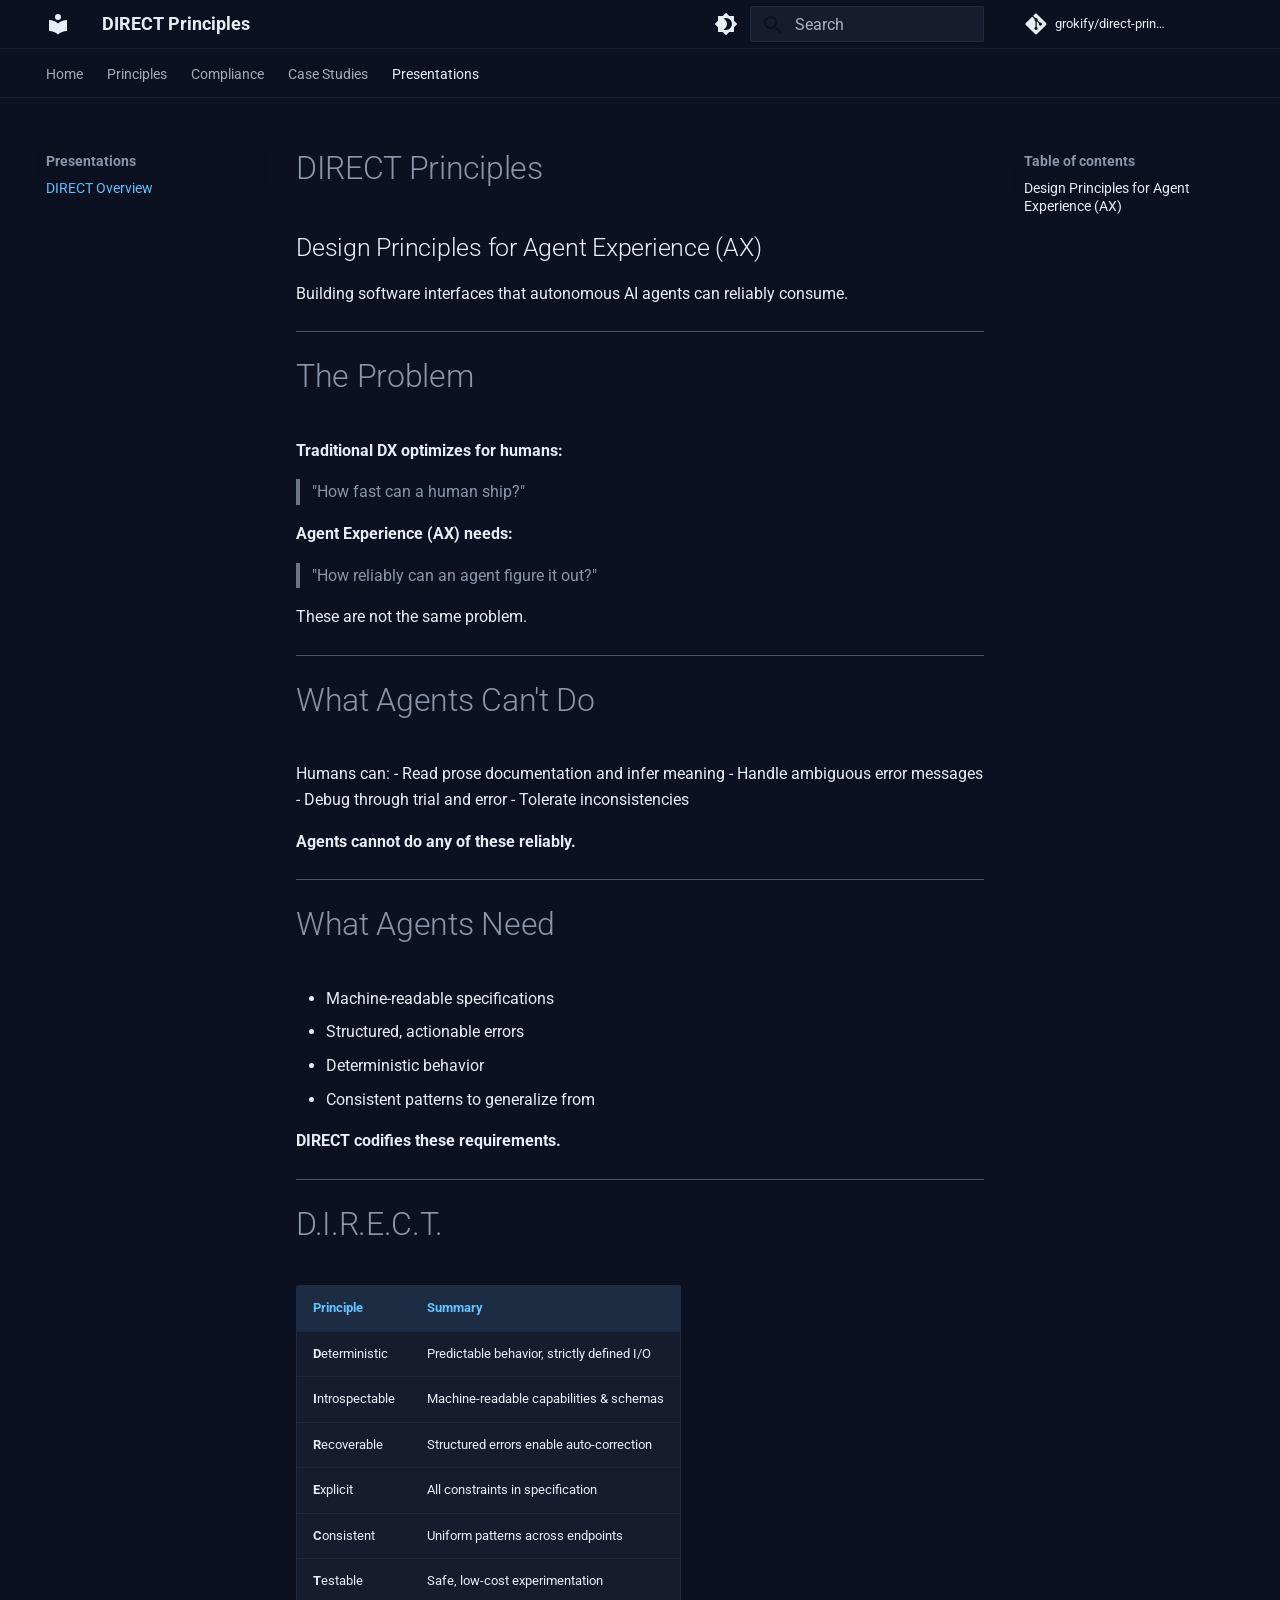
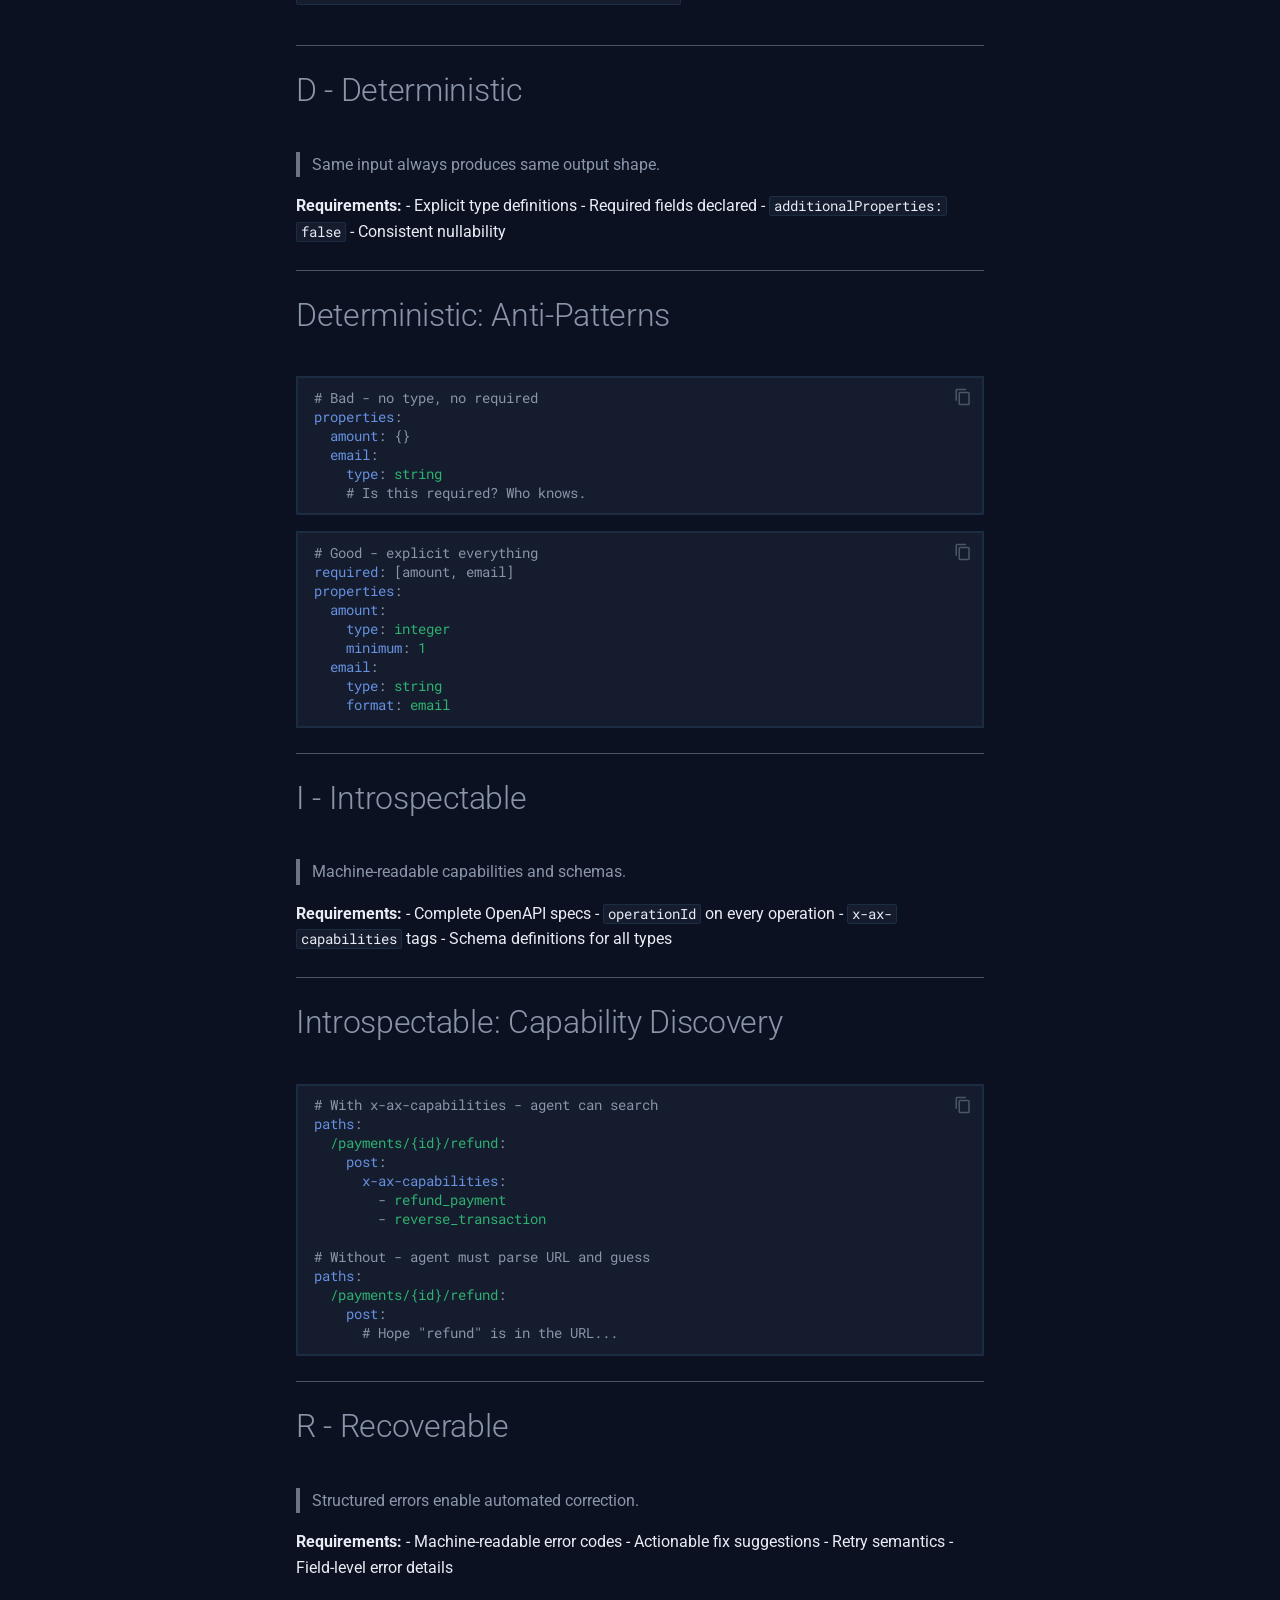
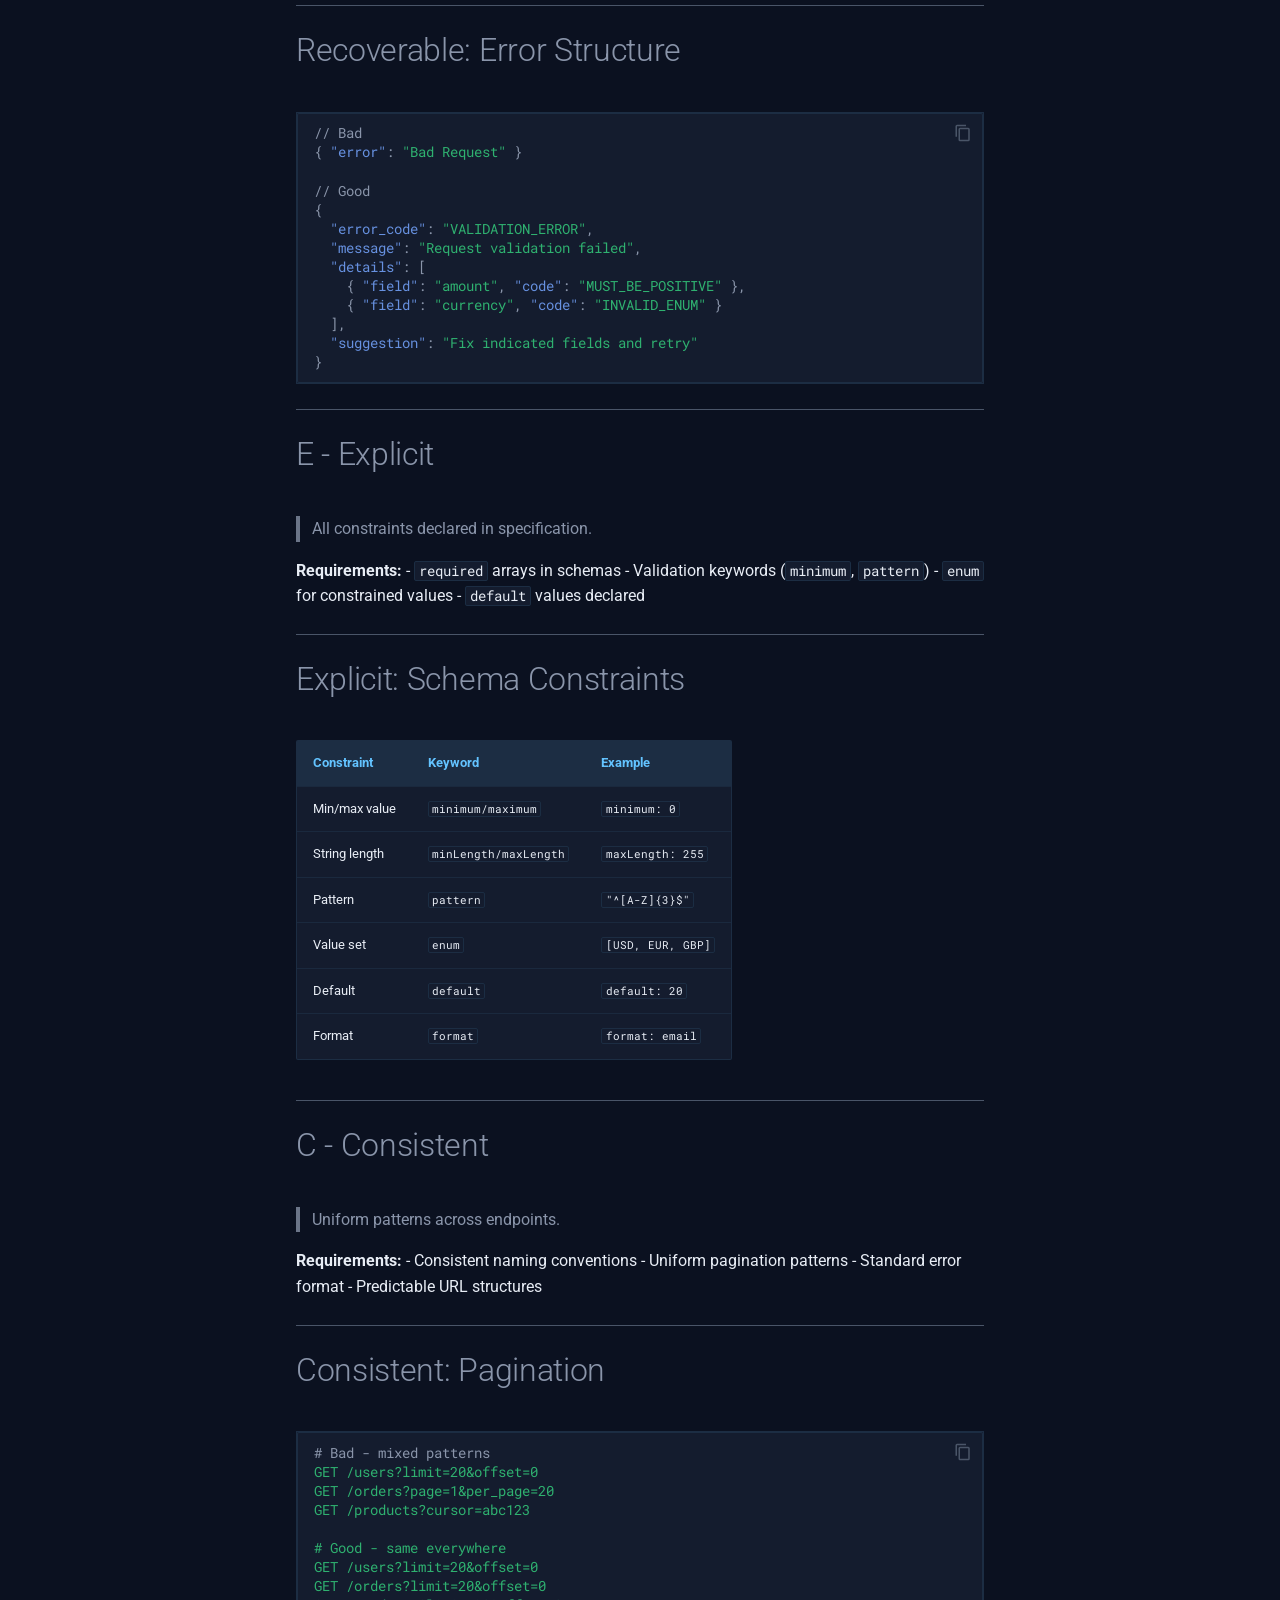
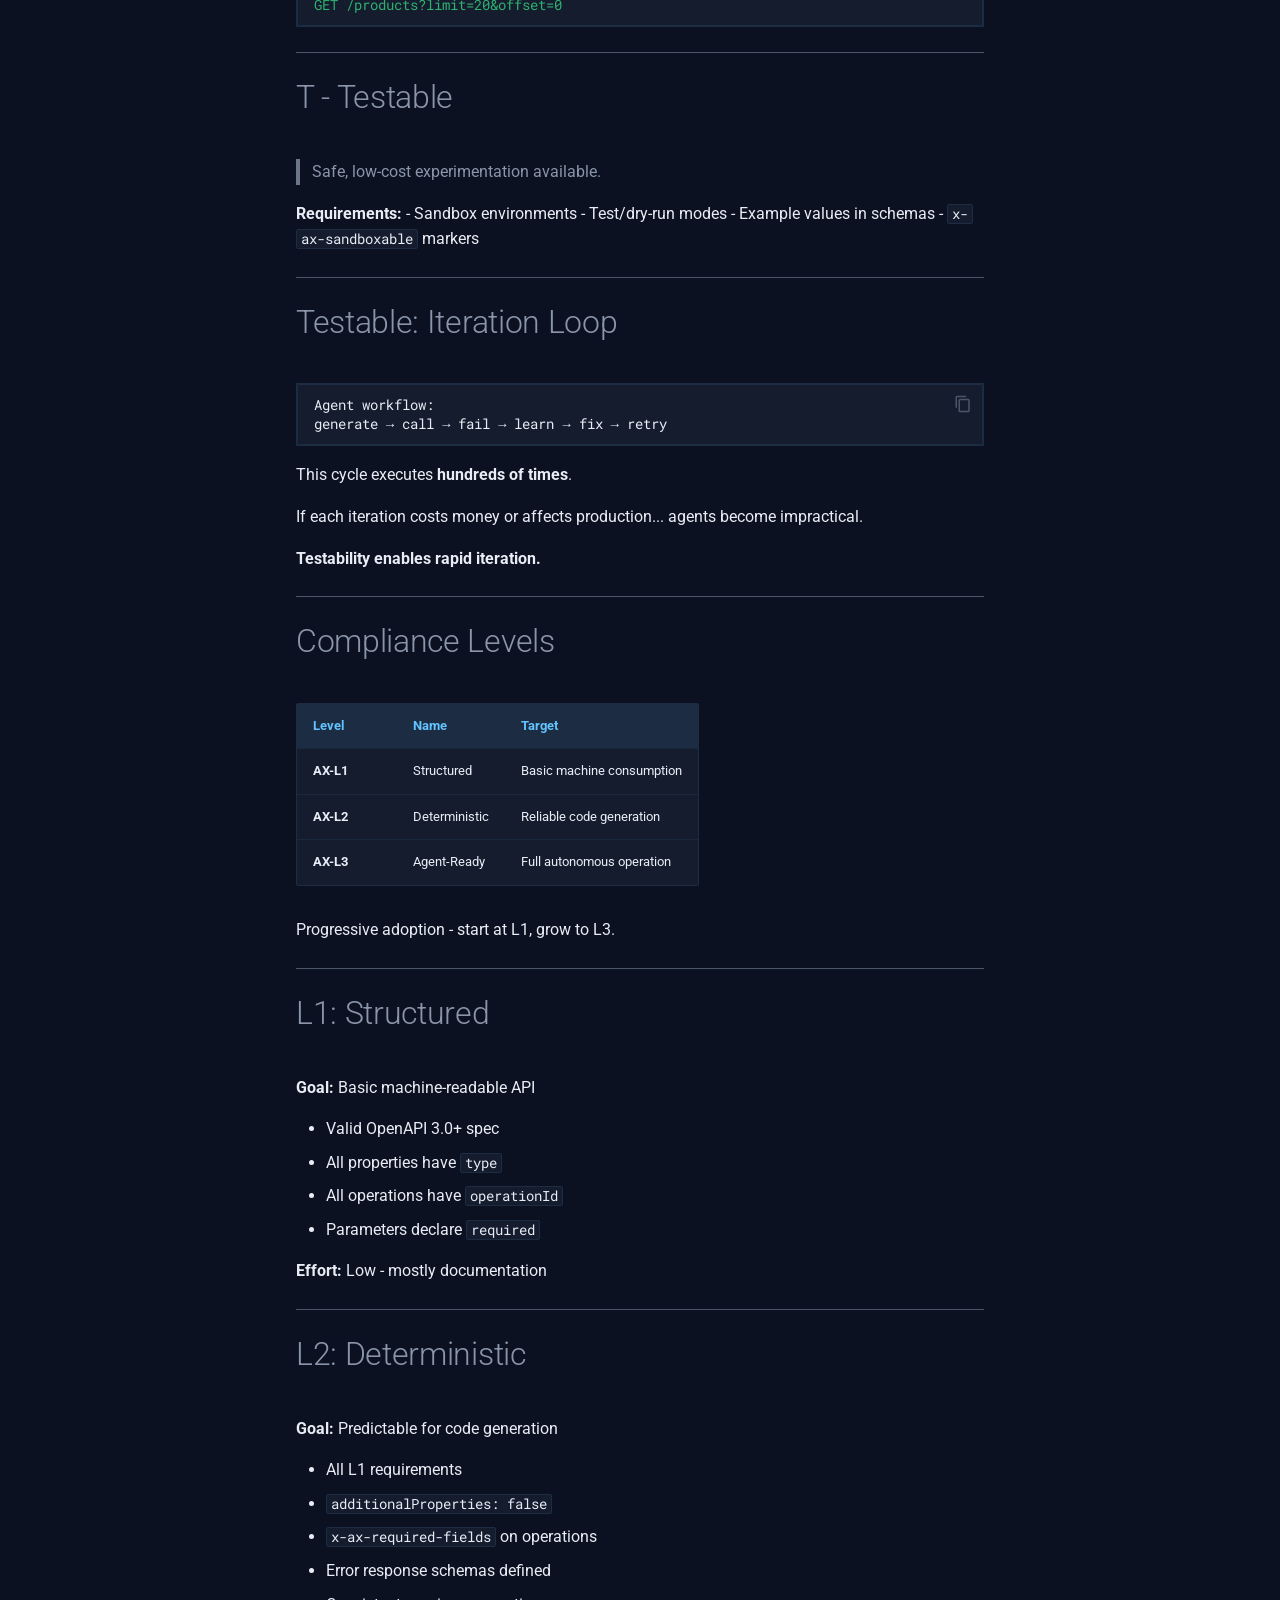
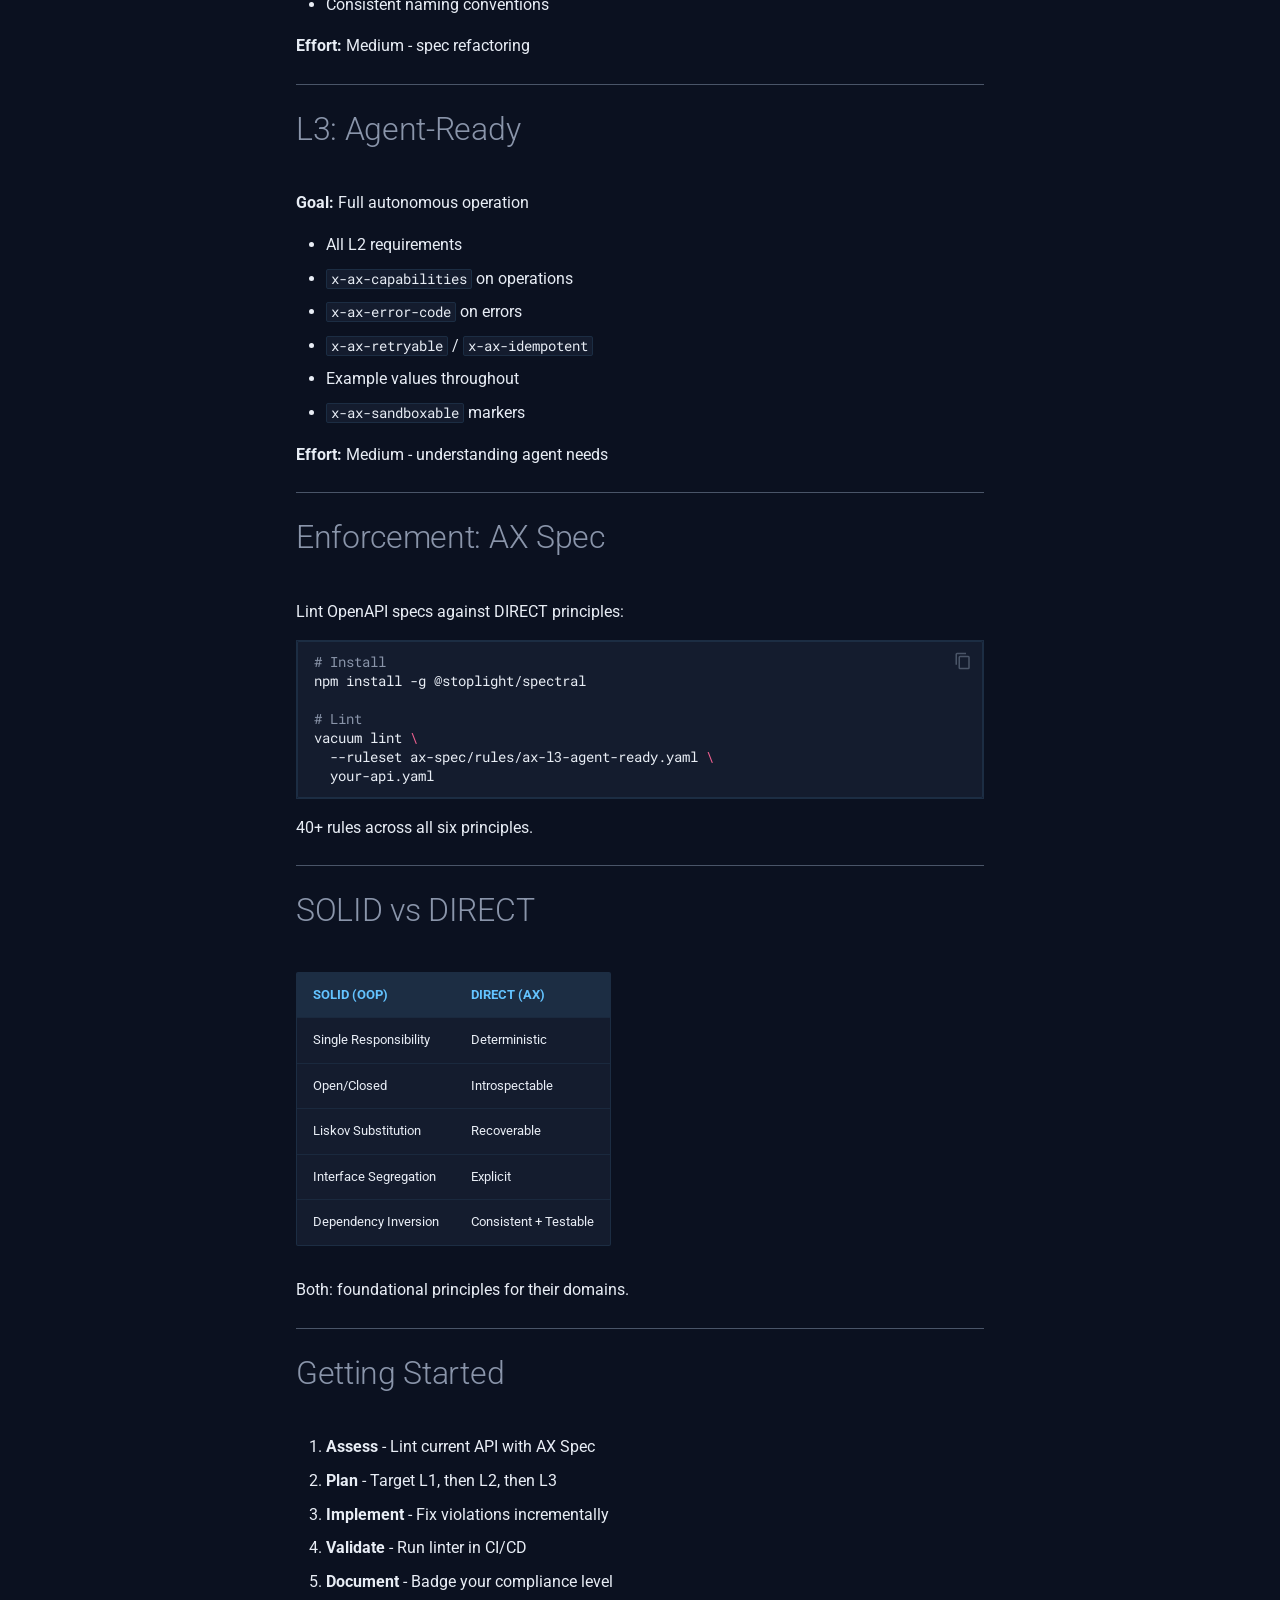
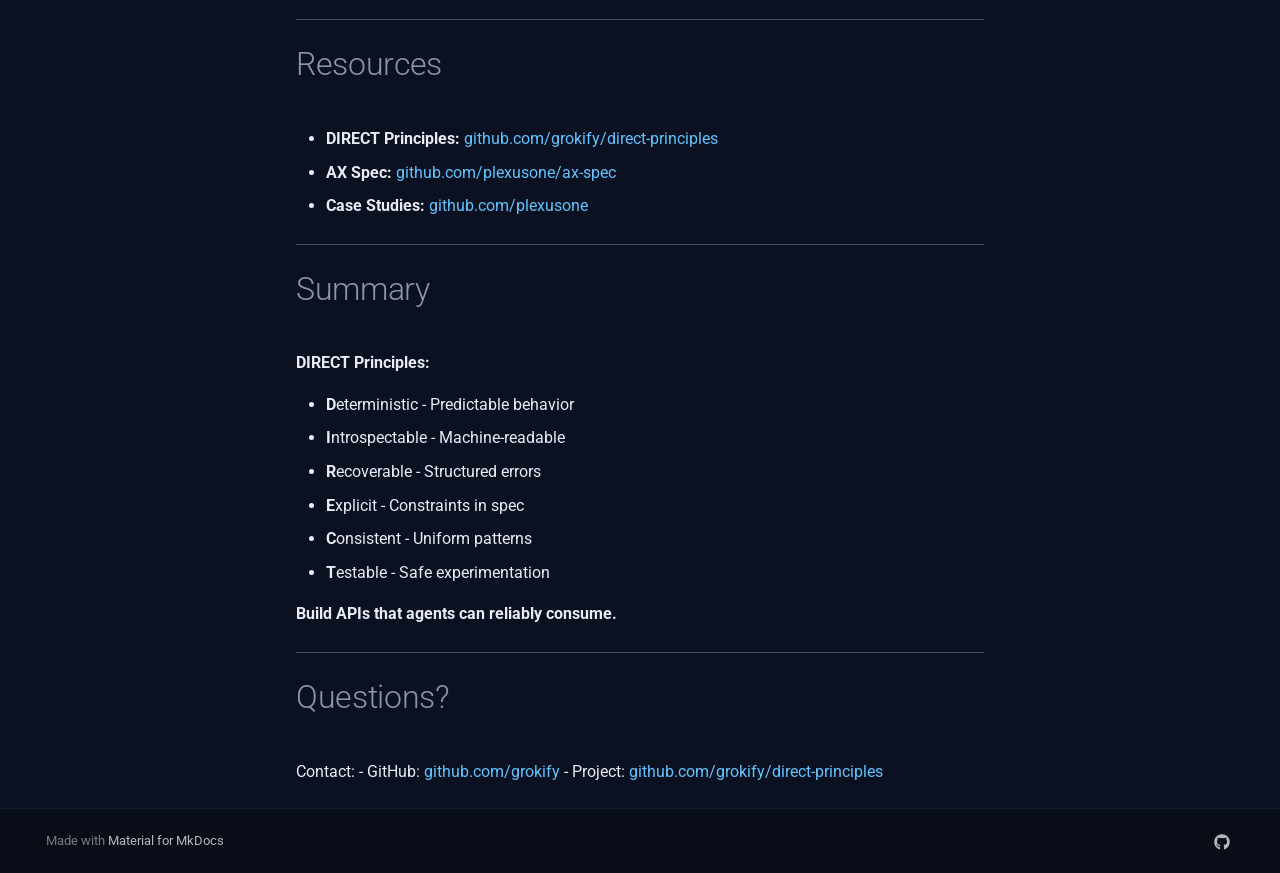
<file: presentations/direct-overview/index.html>
<!doctype html>
<html lang="en" class="no-js">
  <head>
    
      <meta charset="utf-8">
      <meta name="viewport" content="width=device-width,initial-scale=1">
      
        <meta name="description" content="Design principles for Agent Experience (AX)">
      
      
      
        <link rel="canonical" href="https://grokify.github.io/direct-principles/presentations/direct-overview/">
      
      
        <link rel="prev" href="../../case-studies/agent-tooling-ecosystem/">
      
      
      
      <link rel="icon" href="../../assets/images/favicon.png">
      <meta name="generator" content="mkdocs-1.6.1, mkdocs-material-9.6.18">
    
    
      
        <title>DIRECT Overview - DIRECT Principles</title>
      
    
    
      <link rel="stylesheet" href="../../assets/stylesheets/main.7e37652d.min.css">
      
        
        <link rel="stylesheet" href="../../assets/stylesheets/palette.06af60db.min.css">
      
      


    
    
      
    
    
      
        
        
        <link rel="preconnect" href="https://fonts.gstatic.com" crossorigin>
        <link rel="stylesheet" href="https://fonts.googleapis.com/css?family=Roboto:300,300i,400,400i,700,700i%7CRoboto+Mono:400,400i,700,700i&display=fallback">
        <style>:root{--md-text-font:"Roboto";--md-code-font:"Roboto Mono"}</style>
      
    
    
      <link rel="stylesheet" href="../../stylesheets/custom.css">
    
    <script>__md_scope=new URL("../..",location),__md_hash=e=>[...e].reduce(((e,_)=>(e<<5)-e+_.charCodeAt(0)),0),__md_get=(e,_=localStorage,t=__md_scope)=>JSON.parse(_.getItem(t.pathname+"."+e)),__md_set=(e,_,t=localStorage,a=__md_scope)=>{try{t.setItem(a.pathname+"."+e,JSON.stringify(_))}catch(e){}}</script>
    
      

    
    
    
  </head>
  
  
    
    
      
    
    
    
    
    <body dir="ltr" data-md-color-scheme="slate" data-md-color-primary="custom" data-md-color-accent="custom">
  
    
    <input class="md-toggle" data-md-toggle="drawer" type="checkbox" id="__drawer" autocomplete="off">
    <input class="md-toggle" data-md-toggle="search" type="checkbox" id="__search" autocomplete="off">
    <label class="md-overlay" for="__drawer"></label>
    <div data-md-component="skip">
      
        
        <a href="#direct-principles" class="md-skip">
          Skip to content
        </a>
      
    </div>
    <div data-md-component="announce">
      
    </div>
    
    
      

<header class="md-header" data-md-component="header">
  <nav class="md-header__inner md-grid" aria-label="Header">
    <a href="../.." title="DIRECT Principles" class="md-header__button md-logo" aria-label="DIRECT Principles" data-md-component="logo">
      
  
  <svg xmlns="http://www.w3.org/2000/svg" viewBox="0 0 24 24"><path d="M12 8a3 3 0 0 0 3-3 3 3 0 0 0-3-3 3 3 0 0 0-3 3 3 3 0 0 0 3 3m0 3.54C9.64 9.35 6.5 8 3 8v11c3.5 0 6.64 1.35 9 3.54 2.36-2.19 5.5-3.54 9-3.54V8c-3.5 0-6.64 1.35-9 3.54"/></svg>

    </a>
    <label class="md-header__button md-icon" for="__drawer">
      
      <svg xmlns="http://www.w3.org/2000/svg" viewBox="0 0 24 24"><path d="M3 6h18v2H3zm0 5h18v2H3zm0 5h18v2H3z"/></svg>
    </label>
    <div class="md-header__title" data-md-component="header-title">
      <div class="md-header__ellipsis">
        <div class="md-header__topic">
          <span class="md-ellipsis">
            DIRECT Principles
          </span>
        </div>
        <div class="md-header__topic" data-md-component="header-topic">
          <span class="md-ellipsis">
            
              DIRECT Overview
            
          </span>
        </div>
      </div>
    </div>
    
      
        <form class="md-header__option" data-md-component="palette">
  
    
    
    
    <input class="md-option" data-md-color-media="" data-md-color-scheme="slate" data-md-color-primary="custom" data-md-color-accent="custom"  aria-label="Switch to light mode"  type="radio" name="__palette" id="__palette_0">
    
      <label class="md-header__button md-icon" title="Switch to light mode" for="__palette_1" hidden>
        <svg xmlns="http://www.w3.org/2000/svg" viewBox="0 0 24 24"><path d="M12 18c-.89 0-1.74-.2-2.5-.55C11.56 16.5 13 14.42 13 12s-1.44-4.5-3.5-5.45C10.26 6.2 11.11 6 12 6a6 6 0 0 1 6 6 6 6 0 0 1-6 6m8-9.31V4h-4.69L12 .69 8.69 4H4v4.69L.69 12 4 15.31V20h4.69L12 23.31 15.31 20H20v-4.69L23.31 12z"/></svg>
      </label>
    
  
    
    
    
    <input class="md-option" data-md-color-media="" data-md-color-scheme="default" data-md-color-primary="indigo" data-md-color-accent="indigo"  aria-label="Switch to dark mode"  type="radio" name="__palette" id="__palette_1">
    
      <label class="md-header__button md-icon" title="Switch to dark mode" for="__palette_0" hidden>
        <svg xmlns="http://www.w3.org/2000/svg" viewBox="0 0 24 24"><path d="M12 8a4 4 0 0 0-4 4 4 4 0 0 0 4 4 4 4 0 0 0 4-4 4 4 0 0 0-4-4m0 10a6 6 0 0 1-6-6 6 6 0 0 1 6-6 6 6 0 0 1 6 6 6 6 0 0 1-6 6m8-9.31V4h-4.69L12 .69 8.69 4H4v4.69L.69 12 4 15.31V20h4.69L12 23.31 15.31 20H20v-4.69L23.31 12z"/></svg>
      </label>
    
  
</form>
      
    
    
      <script>var palette=__md_get("__palette");if(palette&&palette.color){if("(prefers-color-scheme)"===palette.color.media){var media=matchMedia("(prefers-color-scheme: light)"),input=document.querySelector(media.matches?"[data-md-color-media='(prefers-color-scheme: light)']":"[data-md-color-media='(prefers-color-scheme: dark)']");palette.color.media=input.getAttribute("data-md-color-media"),palette.color.scheme=input.getAttribute("data-md-color-scheme"),palette.color.primary=input.getAttribute("data-md-color-primary"),palette.color.accent=input.getAttribute("data-md-color-accent")}for(var[key,value]of Object.entries(palette.color))document.body.setAttribute("data-md-color-"+key,value)}</script>
    
    
    
      
      
        <label class="md-header__button md-icon" for="__search">
          
          <svg xmlns="http://www.w3.org/2000/svg" viewBox="0 0 24 24"><path d="M9.5 3A6.5 6.5 0 0 1 16 9.5c0 1.61-.59 3.09-1.56 4.23l.27.27h.79l5 5-1.5 1.5-5-5v-.79l-.27-.27A6.52 6.52 0 0 1 9.5 16 6.5 6.5 0 0 1 3 9.5 6.5 6.5 0 0 1 9.5 3m0 2C7 5 5 7 5 9.5S7 14 9.5 14 14 12 14 9.5 12 5 9.5 5"/></svg>
        </label>
        <div class="md-search" data-md-component="search" role="dialog">
  <label class="md-search__overlay" for="__search"></label>
  <div class="md-search__inner" role="search">
    <form class="md-search__form" name="search">
      <input type="text" class="md-search__input" name="query" aria-label="Search" placeholder="Search" autocapitalize="off" autocorrect="off" autocomplete="off" spellcheck="false" data-md-component="search-query" required>
      <label class="md-search__icon md-icon" for="__search">
        
        <svg xmlns="http://www.w3.org/2000/svg" viewBox="0 0 24 24"><path d="M9.5 3A6.5 6.5 0 0 1 16 9.5c0 1.61-.59 3.09-1.56 4.23l.27.27h.79l5 5-1.5 1.5-5-5v-.79l-.27-.27A6.52 6.52 0 0 1 9.5 16 6.5 6.5 0 0 1 3 9.5 6.5 6.5 0 0 1 9.5 3m0 2C7 5 5 7 5 9.5S7 14 9.5 14 14 12 14 9.5 12 5 9.5 5"/></svg>
        
        <svg xmlns="http://www.w3.org/2000/svg" viewBox="0 0 24 24"><path d="M20 11v2H8l5.5 5.5-1.42 1.42L4.16 12l7.92-7.92L13.5 5.5 8 11z"/></svg>
      </label>
      <nav class="md-search__options" aria-label="Search">
        
        <button type="reset" class="md-search__icon md-icon" title="Clear" aria-label="Clear" tabindex="-1">
          
          <svg xmlns="http://www.w3.org/2000/svg" viewBox="0 0 24 24"><path d="M19 6.41 17.59 5 12 10.59 6.41 5 5 6.41 10.59 12 5 17.59 6.41 19 12 13.41 17.59 19 19 17.59 13.41 12z"/></svg>
        </button>
      </nav>
      
        <div class="md-search__suggest" data-md-component="search-suggest"></div>
      
    </form>
    <div class="md-search__output">
      <div class="md-search__scrollwrap" tabindex="0" data-md-scrollfix>
        <div class="md-search-result" data-md-component="search-result">
          <div class="md-search-result__meta">
            Initializing search
          </div>
          <ol class="md-search-result__list" role="presentation"></ol>
        </div>
      </div>
    </div>
  </div>
</div>
      
    
    
      <div class="md-header__source">
        <a href="https://github.com/grokify/direct-principles" title="Go to repository" class="md-source" data-md-component="source">
  <div class="md-source__icon md-icon">
    
    <svg xmlns="http://www.w3.org/2000/svg" viewBox="0 0 448 512"><!--! Font Awesome Free 7.0.0 by @fontawesome - https://fontawesome.com License - https://fontawesome.com/license/free (Icons: CC BY 4.0, Fonts: SIL OFL 1.1, Code: MIT License) Copyright 2025 Fonticons, Inc.--><path fill="currentColor" d="M439.6 236.1 244 40.5c-5.4-5.5-12.8-8.5-20.4-8.5s-15 3-20.4 8.4L162.5 81l51.5 51.5c27.1-9.1 52.7 16.8 43.4 43.7l49.7 49.7c34.2-11.8 61.2 31 35.5 56.7-26.5 26.5-70.2-2.9-56-37.3L240.3 199v121.9c25.3 12.5 22.3 41.8 9.1 55-6.4 6.4-15.2 10.1-24.3 10.1s-17.8-3.6-24.3-10.1c-17.6-17.6-11.1-46.9 11.2-56v-123c-20.8-8.5-24.6-30.7-18.6-45L142.6 101 8.5 235.1C3 240.6 0 247.9 0 255.5s3 15 8.5 20.4l195.6 195.7c5.4 5.4 12.7 8.4 20.4 8.4s15-3 20.4-8.4l194.7-194.7c5.4-5.4 8.4-12.8 8.4-20.4s-3-15-8.4-20.4"/></svg>
  </div>
  <div class="md-source__repository">
    grokify/direct-principles
  </div>
</a>
      </div>
    
  </nav>
  
</header>
    
    <div class="md-container" data-md-component="container">
      
      
        
          
            
<nav class="md-tabs" aria-label="Tabs" data-md-component="tabs">
  <div class="md-grid">
    <ul class="md-tabs__list">
      
        
  
  
  
  
    <li class="md-tabs__item">
      <a href="../../home/" class="md-tabs__link">
        
  
  
    
  
  Home

      </a>
    </li>
  

      
        
  
  
  
  
    
    
      <li class="md-tabs__item">
        <a href="../../principles/" class="md-tabs__link">
          
  
  
  Principles

        </a>
      </li>
    
  

      
        
  
  
  
  
    
    
      <li class="md-tabs__item">
        <a href="../../compliance/levels/" class="md-tabs__link">
          
  
  
  Compliance

        </a>
      </li>
    
  

      
        
  
  
  
  
    
    
      <li class="md-tabs__item">
        <a href="../../case-studies/agent-tooling-ecosystem/" class="md-tabs__link">
          
  
  
  Case Studies

        </a>
      </li>
    
  

      
        
  
  
  
    
  
  
    
    
      <li class="md-tabs__item md-tabs__item--active">
        <a href="./" class="md-tabs__link">
          
  
  
  Presentations

        </a>
      </li>
    
  

      
    </ul>
  </div>
</nav>
          
        
      
      <main class="md-main" data-md-component="main">
        <div class="md-main__inner md-grid">
          
            
              
              <div class="md-sidebar md-sidebar--primary" data-md-component="sidebar" data-md-type="navigation" >
                <div class="md-sidebar__scrollwrap">
                  <div class="md-sidebar__inner">
                    


  


<nav class="md-nav md-nav--primary md-nav--lifted" aria-label="Navigation" data-md-level="0">
  <label class="md-nav__title" for="__drawer">
    <a href="../.." title="DIRECT Principles" class="md-nav__button md-logo" aria-label="DIRECT Principles" data-md-component="logo">
      
  
  <svg xmlns="http://www.w3.org/2000/svg" viewBox="0 0 24 24"><path d="M12 8a3 3 0 0 0 3-3 3 3 0 0 0-3-3 3 3 0 0 0-3 3 3 3 0 0 0 3 3m0 3.54C9.64 9.35 6.5 8 3 8v11c3.5 0 6.64 1.35 9 3.54 2.36-2.19 5.5-3.54 9-3.54V8c-3.5 0-6.64 1.35-9 3.54"/></svg>

    </a>
    DIRECT Principles
  </label>
  
    <div class="md-nav__source">
      <a href="https://github.com/grokify/direct-principles" title="Go to repository" class="md-source" data-md-component="source">
  <div class="md-source__icon md-icon">
    
    <svg xmlns="http://www.w3.org/2000/svg" viewBox="0 0 448 512"><!--! Font Awesome Free 7.0.0 by @fontawesome - https://fontawesome.com License - https://fontawesome.com/license/free (Icons: CC BY 4.0, Fonts: SIL OFL 1.1, Code: MIT License) Copyright 2025 Fonticons, Inc.--><path fill="currentColor" d="M439.6 236.1 244 40.5c-5.4-5.5-12.8-8.5-20.4-8.5s-15 3-20.4 8.4L162.5 81l51.5 51.5c27.1-9.1 52.7 16.8 43.4 43.7l49.7 49.7c34.2-11.8 61.2 31 35.5 56.7-26.5 26.5-70.2-2.9-56-37.3L240.3 199v121.9c25.3 12.5 22.3 41.8 9.1 55-6.4 6.4-15.2 10.1-24.3 10.1s-17.8-3.6-24.3-10.1c-17.6-17.6-11.1-46.9 11.2-56v-123c-20.8-8.5-24.6-30.7-18.6-45L142.6 101 8.5 235.1C3 240.6 0 247.9 0 255.5s3 15 8.5 20.4l195.6 195.7c5.4 5.4 12.7 8.4 20.4 8.4s15-3 20.4-8.4l194.7-194.7c5.4-5.4 8.4-12.8 8.4-20.4s-3-15-8.4-20.4"/></svg>
  </div>
  <div class="md-source__repository">
    grokify/direct-principles
  </div>
</a>
    </div>
  
  <ul class="md-nav__list" data-md-scrollfix>
    
      
      
  
  
  
  
    <li class="md-nav__item">
      <a href="../../home/" class="md-nav__link">
        
  
  
  <span class="md-ellipsis">
    Home
    
  </span>
  

      </a>
    </li>
  

    
      
      
  
  
  
  
    
    
    
    
      
      
        
      
    
    
    <li class="md-nav__item md-nav__item--nested">
      
        
        
          
        
        <input class="md-nav__toggle md-toggle md-toggle--indeterminate" type="checkbox" id="__nav_2" >
        
          
          <label class="md-nav__link" for="__nav_2" id="__nav_2_label" tabindex="0">
            
  
  
  <span class="md-ellipsis">
    Principles
    
  </span>
  

            <span class="md-nav__icon md-icon"></span>
          </label>
        
        <nav class="md-nav" data-md-level="1" aria-labelledby="__nav_2_label" aria-expanded="false">
          <label class="md-nav__title" for="__nav_2">
            <span class="md-nav__icon md-icon"></span>
            Principles
          </label>
          <ul class="md-nav__list" data-md-scrollfix>
            
              
                
  
  
  
  
    <li class="md-nav__item">
      <a href="../../principles/" class="md-nav__link">
        
  
  
  <span class="md-ellipsis">
    Overview
    
  </span>
  

      </a>
    </li>
  

              
            
              
                
  
  
  
  
    <li class="md-nav__item">
      <a href="../../principles/deterministic/" class="md-nav__link">
        
  
  
  <span class="md-ellipsis">
    Deterministic
    
  </span>
  

      </a>
    </li>
  

              
            
              
                
  
  
  
  
    <li class="md-nav__item">
      <a href="../../principles/introspectable/" class="md-nav__link">
        
  
  
  <span class="md-ellipsis">
    Introspectable
    
  </span>
  

      </a>
    </li>
  

              
            
              
                
  
  
  
  
    <li class="md-nav__item">
      <a href="../../principles/recoverable/" class="md-nav__link">
        
  
  
  <span class="md-ellipsis">
    Recoverable
    
  </span>
  

      </a>
    </li>
  

              
            
              
                
  
  
  
  
    <li class="md-nav__item">
      <a href="../../principles/explicit/" class="md-nav__link">
        
  
  
  <span class="md-ellipsis">
    Explicit
    
  </span>
  

      </a>
    </li>
  

              
            
              
                
  
  
  
  
    <li class="md-nav__item">
      <a href="../../principles/consistent/" class="md-nav__link">
        
  
  
  <span class="md-ellipsis">
    Consistent
    
  </span>
  

      </a>
    </li>
  

              
            
              
                
  
  
  
  
    <li class="md-nav__item">
      <a href="../../principles/testable/" class="md-nav__link">
        
  
  
  <span class="md-ellipsis">
    Testable
    
  </span>
  

      </a>
    </li>
  

              
            
          </ul>
        </nav>
      
    </li>
  

    
      
      
  
  
  
  
    
    
    
    
      
      
        
      
    
    
    <li class="md-nav__item md-nav__item--nested">
      
        
        
          
        
        <input class="md-nav__toggle md-toggle md-toggle--indeterminate" type="checkbox" id="__nav_3" >
        
          
          <label class="md-nav__link" for="__nav_3" id="__nav_3_label" tabindex="0">
            
  
  
  <span class="md-ellipsis">
    Compliance
    
  </span>
  

            <span class="md-nav__icon md-icon"></span>
          </label>
        
        <nav class="md-nav" data-md-level="1" aria-labelledby="__nav_3_label" aria-expanded="false">
          <label class="md-nav__title" for="__nav_3">
            <span class="md-nav__icon md-icon"></span>
            Compliance
          </label>
          <ul class="md-nav__list" data-md-scrollfix>
            
              
                
  
  
  
  
    <li class="md-nav__item">
      <a href="../../compliance/levels/" class="md-nav__link">
        
  
  
  <span class="md-ellipsis">
    Levels
    
  </span>
  

      </a>
    </li>
  

              
            
          </ul>
        </nav>
      
    </li>
  

    
      
      
  
  
  
  
    
    
    
    
      
      
        
      
    
    
    <li class="md-nav__item md-nav__item--nested">
      
        
        
          
        
        <input class="md-nav__toggle md-toggle md-toggle--indeterminate" type="checkbox" id="__nav_4" >
        
          
          <label class="md-nav__link" for="__nav_4" id="__nav_4_label" tabindex="0">
            
  
  
  <span class="md-ellipsis">
    Case Studies
    
  </span>
  

            <span class="md-nav__icon md-icon"></span>
          </label>
        
        <nav class="md-nav" data-md-level="1" aria-labelledby="__nav_4_label" aria-expanded="false">
          <label class="md-nav__title" for="__nav_4">
            <span class="md-nav__icon md-icon"></span>
            Case Studies
          </label>
          <ul class="md-nav__list" data-md-scrollfix>
            
              
                
  
  
  
  
    <li class="md-nav__item">
      <a href="../../case-studies/agent-tooling-ecosystem/" class="md-nav__link">
        
  
  
  <span class="md-ellipsis">
    Agent Tooling Ecosystem
    
  </span>
  

      </a>
    </li>
  

              
            
          </ul>
        </nav>
      
    </li>
  

    
      
      
  
  
    
  
  
  
    
    
    
    
      
        
        
      
      
        
      
    
    
    <li class="md-nav__item md-nav__item--active md-nav__item--section md-nav__item--nested">
      
        
        
        <input class="md-nav__toggle md-toggle " type="checkbox" id="__nav_5" checked>
        
          
          <label class="md-nav__link" for="__nav_5" id="__nav_5_label" tabindex="">
            
  
  
  <span class="md-ellipsis">
    Presentations
    
  </span>
  

            <span class="md-nav__icon md-icon"></span>
          </label>
        
        <nav class="md-nav" data-md-level="1" aria-labelledby="__nav_5_label" aria-expanded="true">
          <label class="md-nav__title" for="__nav_5">
            <span class="md-nav__icon md-icon"></span>
            Presentations
          </label>
          <ul class="md-nav__list" data-md-scrollfix>
            
              
                
  
  
    
  
  
  
    <li class="md-nav__item md-nav__item--active">
      
      <input class="md-nav__toggle md-toggle" type="checkbox" id="__toc">
      
      
        
      
      
        <label class="md-nav__link md-nav__link--active" for="__toc">
          
  
  
  <span class="md-ellipsis">
    DIRECT Overview
    
  </span>
  

          <span class="md-nav__icon md-icon"></span>
        </label>
      
      <a href="./" class="md-nav__link md-nav__link--active">
        
  
  
  <span class="md-ellipsis">
    DIRECT Overview
    
  </span>
  

      </a>
      
        

<nav class="md-nav md-nav--secondary" aria-label="Table of contents">
  
  
  
    
  
  
    <label class="md-nav__title" for="__toc">
      <span class="md-nav__icon md-icon"></span>
      Table of contents
    </label>
    <ul class="md-nav__list" data-md-component="toc" data-md-scrollfix>
      
        <li class="md-nav__item">
  <a href="#design-principles-for-agent-experience-ax" class="md-nav__link">
    <span class="md-ellipsis">
      Design Principles for Agent Experience (AX)
    </span>
  </a>
  
</li>
      
    </ul>
  
</nav>
      
    </li>
  

              
            
          </ul>
        </nav>
      
    </li>
  

    
  </ul>
</nav>
                  </div>
                </div>
              </div>
            
            
              
              <div class="md-sidebar md-sidebar--secondary" data-md-component="sidebar" data-md-type="toc" >
                <div class="md-sidebar__scrollwrap">
                  <div class="md-sidebar__inner">
                    

<nav class="md-nav md-nav--secondary" aria-label="Table of contents">
  
  
  
    
  
  
    <label class="md-nav__title" for="__toc">
      <span class="md-nav__icon md-icon"></span>
      Table of contents
    </label>
    <ul class="md-nav__list" data-md-component="toc" data-md-scrollfix>
      
        <li class="md-nav__item">
  <a href="#design-principles-for-agent-experience-ax" class="md-nav__link">
    <span class="md-ellipsis">
      Design Principles for Agent Experience (AX)
    </span>
  </a>
  
</li>
      
    </ul>
  
</nav>
                  </div>
                </div>
              </div>
            
          
          
            <div class="md-content" data-md-component="content">
              <article class="md-content__inner md-typeset">
                
                  


  
  


<h1 id="direct-principles">DIRECT Principles<a class="headerlink" href="#direct-principles" title="Permanent link">&para;</a></h1>
<h2 id="design-principles-for-agent-experience-ax">Design Principles for Agent Experience (AX)<a class="headerlink" href="#design-principles-for-agent-experience-ax" title="Permanent link">&para;</a></h2>
<p>Building software interfaces that autonomous AI agents can reliably consume.</p>
<hr />
<h1 id="the-problem">The Problem<a class="headerlink" href="#the-problem" title="Permanent link">&para;</a></h1>
<p><strong>Traditional DX optimizes for humans:</strong></p>
<blockquote>
<p>"How fast can a human ship?"</p>
</blockquote>
<p><strong>Agent Experience (AX) needs:</strong></p>
<blockquote>
<p>"How reliably can an agent figure it out?"</p>
</blockquote>
<p>These are not the same problem.</p>
<hr />
<h1 id="what-agents-cant-do">What Agents Can't Do<a class="headerlink" href="#what-agents-cant-do" title="Permanent link">&para;</a></h1>
<p>Humans can:
- Read prose documentation and infer meaning
- Handle ambiguous error messages
- Debug through trial and error
- Tolerate inconsistencies</p>
<p><strong>Agents cannot do any of these reliably.</strong></p>
<hr />
<h1 id="what-agents-need">What Agents Need<a class="headerlink" href="#what-agents-need" title="Permanent link">&para;</a></h1>
<ul>
<li>Machine-readable specifications</li>
<li>Structured, actionable errors</li>
<li>Deterministic behavior</li>
<li>Consistent patterns to generalize from</li>
</ul>
<p><strong>DIRECT codifies these requirements.</strong></p>
<hr />
<h1 id="direct">D.I.R.E.C.T.<a class="headerlink" href="#direct" title="Permanent link">&para;</a></h1>
<table>
<thead>
<tr>
<th>Principle</th>
<th>Summary</th>
</tr>
</thead>
<tbody>
<tr>
<td><strong>D</strong>eterministic</td>
<td>Predictable behavior, strictly defined I/O</td>
</tr>
<tr>
<td><strong>I</strong>ntrospectable</td>
<td>Machine-readable capabilities &amp; schemas</td>
</tr>
<tr>
<td><strong>R</strong>ecoverable</td>
<td>Structured errors enable auto-correction</td>
</tr>
<tr>
<td><strong>E</strong>xplicit</td>
<td>All constraints in specification</td>
</tr>
<tr>
<td><strong>C</strong>onsistent</td>
<td>Uniform patterns across endpoints</td>
</tr>
<tr>
<td><strong>T</strong>estable</td>
<td>Safe, low-cost experimentation</td>
</tr>
</tbody>
</table>
<hr />
<h1 id="d-deterministic">D - Deterministic<a class="headerlink" href="#d-deterministic" title="Permanent link">&para;</a></h1>
<blockquote>
<p>Same input always produces same output shape.</p>
</blockquote>
<p><strong>Requirements:</strong>
- Explicit type definitions
- Required fields declared
- <code>additionalProperties: false</code>
- Consistent nullability</p>
<hr />
<h1 id="deterministic-anti-patterns">Deterministic: Anti-Patterns<a class="headerlink" href="#deterministic-anti-patterns" title="Permanent link">&para;</a></h1>
<div class="highlight"><pre><span></span><code><a id="__codelineno-0-1" name="__codelineno-0-1" href="#__codelineno-0-1"></a><span class="c1"># Bad - no type, no required</span>
<a id="__codelineno-0-2" name="__codelineno-0-2" href="#__codelineno-0-2"></a><span class="nt">properties</span><span class="p">:</span>
<a id="__codelineno-0-3" name="__codelineno-0-3" href="#__codelineno-0-3"></a><span class="w">  </span><span class="nt">amount</span><span class="p">:</span><span class="w"> </span><span class="p p-Indicator">{}</span>
<a id="__codelineno-0-4" name="__codelineno-0-4" href="#__codelineno-0-4"></a><span class="w">  </span><span class="nt">email</span><span class="p">:</span>
<a id="__codelineno-0-5" name="__codelineno-0-5" href="#__codelineno-0-5"></a><span class="w">    </span><span class="nt">type</span><span class="p">:</span><span class="w"> </span><span class="l l-Scalar l-Scalar-Plain">string</span>
<a id="__codelineno-0-6" name="__codelineno-0-6" href="#__codelineno-0-6"></a><span class="w">    </span><span class="c1"># Is this required? Who knows.</span>
</code></pre></div>
<div class="highlight"><pre><span></span><code><a id="__codelineno-1-1" name="__codelineno-1-1" href="#__codelineno-1-1"></a><span class="c1"># Good - explicit everything</span>
<a id="__codelineno-1-2" name="__codelineno-1-2" href="#__codelineno-1-2"></a><span class="nt">required</span><span class="p">:</span><span class="w"> </span><span class="p p-Indicator">[</span><span class="nv">amount</span><span class="p p-Indicator">,</span><span class="w"> </span><span class="nv">email</span><span class="p p-Indicator">]</span>
<a id="__codelineno-1-3" name="__codelineno-1-3" href="#__codelineno-1-3"></a><span class="nt">properties</span><span class="p">:</span>
<a id="__codelineno-1-4" name="__codelineno-1-4" href="#__codelineno-1-4"></a><span class="w">  </span><span class="nt">amount</span><span class="p">:</span>
<a id="__codelineno-1-5" name="__codelineno-1-5" href="#__codelineno-1-5"></a><span class="w">    </span><span class="nt">type</span><span class="p">:</span><span class="w"> </span><span class="l l-Scalar l-Scalar-Plain">integer</span>
<a id="__codelineno-1-6" name="__codelineno-1-6" href="#__codelineno-1-6"></a><span class="w">    </span><span class="nt">minimum</span><span class="p">:</span><span class="w"> </span><span class="l l-Scalar l-Scalar-Plain">1</span>
<a id="__codelineno-1-7" name="__codelineno-1-7" href="#__codelineno-1-7"></a><span class="w">  </span><span class="nt">email</span><span class="p">:</span>
<a id="__codelineno-1-8" name="__codelineno-1-8" href="#__codelineno-1-8"></a><span class="w">    </span><span class="nt">type</span><span class="p">:</span><span class="w"> </span><span class="l l-Scalar l-Scalar-Plain">string</span>
<a id="__codelineno-1-9" name="__codelineno-1-9" href="#__codelineno-1-9"></a><span class="w">    </span><span class="nt">format</span><span class="p">:</span><span class="w"> </span><span class="l l-Scalar l-Scalar-Plain">email</span>
</code></pre></div>
<hr />
<h1 id="i-introspectable">I - Introspectable<a class="headerlink" href="#i-introspectable" title="Permanent link">&para;</a></h1>
<blockquote>
<p>Machine-readable capabilities and schemas.</p>
</blockquote>
<p><strong>Requirements:</strong>
- Complete OpenAPI specs
- <code>operationId</code> on every operation
- <code>x-ax-capabilities</code> tags
- Schema definitions for all types</p>
<hr />
<h1 id="introspectable-capability-discovery">Introspectable: Capability Discovery<a class="headerlink" href="#introspectable-capability-discovery" title="Permanent link">&para;</a></h1>
<div class="highlight"><pre><span></span><code><a id="__codelineno-2-1" name="__codelineno-2-1" href="#__codelineno-2-1"></a><span class="c1"># With x-ax-capabilities - agent can search</span>
<a id="__codelineno-2-2" name="__codelineno-2-2" href="#__codelineno-2-2"></a><span class="nt">paths</span><span class="p">:</span>
<a id="__codelineno-2-3" name="__codelineno-2-3" href="#__codelineno-2-3"></a><span class="w">  </span><span class="l l-Scalar l-Scalar-Plain">/payments/{id}/refund</span><span class="p p-Indicator">:</span>
<a id="__codelineno-2-4" name="__codelineno-2-4" href="#__codelineno-2-4"></a><span class="w">    </span><span class="nt">post</span><span class="p">:</span>
<a id="__codelineno-2-5" name="__codelineno-2-5" href="#__codelineno-2-5"></a><span class="w">      </span><span class="nt">x-ax-capabilities</span><span class="p">:</span>
<a id="__codelineno-2-6" name="__codelineno-2-6" href="#__codelineno-2-6"></a><span class="w">        </span><span class="p p-Indicator">-</span><span class="w"> </span><span class="l l-Scalar l-Scalar-Plain">refund_payment</span>
<a id="__codelineno-2-7" name="__codelineno-2-7" href="#__codelineno-2-7"></a><span class="w">        </span><span class="p p-Indicator">-</span><span class="w"> </span><span class="l l-Scalar l-Scalar-Plain">reverse_transaction</span>
<a id="__codelineno-2-8" name="__codelineno-2-8" href="#__codelineno-2-8"></a>
<a id="__codelineno-2-9" name="__codelineno-2-9" href="#__codelineno-2-9"></a><span class="c1"># Without - agent must parse URL and guess</span>
<a id="__codelineno-2-10" name="__codelineno-2-10" href="#__codelineno-2-10"></a><span class="nt">paths</span><span class="p">:</span>
<a id="__codelineno-2-11" name="__codelineno-2-11" href="#__codelineno-2-11"></a><span class="w">  </span><span class="l l-Scalar l-Scalar-Plain">/payments/{id}/refund</span><span class="p p-Indicator">:</span>
<a id="__codelineno-2-12" name="__codelineno-2-12" href="#__codelineno-2-12"></a><span class="w">    </span><span class="nt">post</span><span class="p">:</span>
<a id="__codelineno-2-13" name="__codelineno-2-13" href="#__codelineno-2-13"></a><span class="w">      </span><span class="c1"># Hope &quot;refund&quot; is in the URL...</span>
</code></pre></div>
<hr />
<h1 id="r-recoverable">R - Recoverable<a class="headerlink" href="#r-recoverable" title="Permanent link">&para;</a></h1>
<blockquote>
<p>Structured errors enable automated correction.</p>
</blockquote>
<p><strong>Requirements:</strong>
- Machine-readable error codes
- Actionable fix suggestions
- Retry semantics
- Field-level error details</p>
<hr />
<h1 id="recoverable-error-structure">Recoverable: Error Structure<a class="headerlink" href="#recoverable-error-structure" title="Permanent link">&para;</a></h1>
<div class="highlight"><pre><span></span><code><a id="__codelineno-3-1" name="__codelineno-3-1" href="#__codelineno-3-1"></a><span class="c1">// Bad</span>
<a id="__codelineno-3-2" name="__codelineno-3-2" href="#__codelineno-3-2"></a><span class="p">{</span><span class="w"> </span><span class="nt">&quot;error&quot;</span><span class="p">:</span><span class="w"> </span><span class="s2">&quot;Bad Request&quot;</span><span class="w"> </span><span class="p">}</span>
<a id="__codelineno-3-3" name="__codelineno-3-3" href="#__codelineno-3-3"></a>
<a id="__codelineno-3-4" name="__codelineno-3-4" href="#__codelineno-3-4"></a><span class="c1">// Good</span>
<a id="__codelineno-3-5" name="__codelineno-3-5" href="#__codelineno-3-5"></a><span class="p">{</span>
<a id="__codelineno-3-6" name="__codelineno-3-6" href="#__codelineno-3-6"></a><span class="w">  </span><span class="nt">&quot;error_code&quot;</span><span class="p">:</span><span class="w"> </span><span class="s2">&quot;VALIDATION_ERROR&quot;</span><span class="p">,</span>
<a id="__codelineno-3-7" name="__codelineno-3-7" href="#__codelineno-3-7"></a><span class="w">  </span><span class="nt">&quot;message&quot;</span><span class="p">:</span><span class="w"> </span><span class="s2">&quot;Request validation failed&quot;</span><span class="p">,</span>
<a id="__codelineno-3-8" name="__codelineno-3-8" href="#__codelineno-3-8"></a><span class="w">  </span><span class="nt">&quot;details&quot;</span><span class="p">:</span><span class="w"> </span><span class="p">[</span>
<a id="__codelineno-3-9" name="__codelineno-3-9" href="#__codelineno-3-9"></a><span class="w">    </span><span class="p">{</span><span class="w"> </span><span class="nt">&quot;field&quot;</span><span class="p">:</span><span class="w"> </span><span class="s2">&quot;amount&quot;</span><span class="p">,</span><span class="w"> </span><span class="nt">&quot;code&quot;</span><span class="p">:</span><span class="w"> </span><span class="s2">&quot;MUST_BE_POSITIVE&quot;</span><span class="w"> </span><span class="p">},</span>
<a id="__codelineno-3-10" name="__codelineno-3-10" href="#__codelineno-3-10"></a><span class="w">    </span><span class="p">{</span><span class="w"> </span><span class="nt">&quot;field&quot;</span><span class="p">:</span><span class="w"> </span><span class="s2">&quot;currency&quot;</span><span class="p">,</span><span class="w"> </span><span class="nt">&quot;code&quot;</span><span class="p">:</span><span class="w"> </span><span class="s2">&quot;INVALID_ENUM&quot;</span><span class="w"> </span><span class="p">}</span>
<a id="__codelineno-3-11" name="__codelineno-3-11" href="#__codelineno-3-11"></a><span class="w">  </span><span class="p">],</span>
<a id="__codelineno-3-12" name="__codelineno-3-12" href="#__codelineno-3-12"></a><span class="w">  </span><span class="nt">&quot;suggestion&quot;</span><span class="p">:</span><span class="w"> </span><span class="s2">&quot;Fix indicated fields and retry&quot;</span>
<a id="__codelineno-3-13" name="__codelineno-3-13" href="#__codelineno-3-13"></a><span class="p">}</span>
</code></pre></div>
<hr />
<h1 id="e-explicit">E - Explicit<a class="headerlink" href="#e-explicit" title="Permanent link">&para;</a></h1>
<blockquote>
<p>All constraints declared in specification.</p>
</blockquote>
<p><strong>Requirements:</strong>
- <code>required</code> arrays in schemas
- Validation keywords (<code>minimum</code>, <code>pattern</code>)
- <code>enum</code> for constrained values
- <code>default</code> values declared</p>
<hr />
<h1 id="explicit-schema-constraints">Explicit: Schema Constraints<a class="headerlink" href="#explicit-schema-constraints" title="Permanent link">&para;</a></h1>
<table>
<thead>
<tr>
<th>Constraint</th>
<th>Keyword</th>
<th>Example</th>
</tr>
</thead>
<tbody>
<tr>
<td>Min/max value</td>
<td><code>minimum/maximum</code></td>
<td><code>minimum: 0</code></td>
</tr>
<tr>
<td>String length</td>
<td><code>minLength/maxLength</code></td>
<td><code>maxLength: 255</code></td>
</tr>
<tr>
<td>Pattern</td>
<td><code>pattern</code></td>
<td><code>"^[A-Z]{3}$"</code></td>
</tr>
<tr>
<td>Value set</td>
<td><code>enum</code></td>
<td><code>[USD, EUR, GBP]</code></td>
</tr>
<tr>
<td>Default</td>
<td><code>default</code></td>
<td><code>default: 20</code></td>
</tr>
<tr>
<td>Format</td>
<td><code>format</code></td>
<td><code>format: email</code></td>
</tr>
</tbody>
</table>
<hr />
<h1 id="c-consistent">C - Consistent<a class="headerlink" href="#c-consistent" title="Permanent link">&para;</a></h1>
<blockquote>
<p>Uniform patterns across endpoints.</p>
</blockquote>
<p><strong>Requirements:</strong>
- Consistent naming conventions
- Uniform pagination patterns
- Standard error format
- Predictable URL structures</p>
<hr />
<h1 id="consistent-pagination">Consistent: Pagination<a class="headerlink" href="#consistent-pagination" title="Permanent link">&para;</a></h1>
<div class="highlight"><pre><span></span><code><a id="__codelineno-4-1" name="__codelineno-4-1" href="#__codelineno-4-1"></a><span class="c1"># Bad - mixed patterns</span>
<a id="__codelineno-4-2" name="__codelineno-4-2" href="#__codelineno-4-2"></a><span class="l l-Scalar l-Scalar-Plain">GET /users?limit=20&amp;offset=0</span>
<a id="__codelineno-4-3" name="__codelineno-4-3" href="#__codelineno-4-3"></a><span class="l l-Scalar l-Scalar-Plain">GET /orders?page=1&amp;per_page=20</span>
<a id="__codelineno-4-4" name="__codelineno-4-4" href="#__codelineno-4-4"></a><span class="l l-Scalar l-Scalar-Plain">GET /products?cursor=abc123</span>
<a id="__codelineno-4-5" name="__codelineno-4-5" href="#__codelineno-4-5"></a>
<a id="__codelineno-4-6" name="__codelineno-4-6" href="#__codelineno-4-6"></a><span class="l l-Scalar l-Scalar-Plain"># Good - same everywhere</span>
<a id="__codelineno-4-7" name="__codelineno-4-7" href="#__codelineno-4-7"></a><span class="l l-Scalar l-Scalar-Plain">GET /users?limit=20&amp;offset=0</span>
<a id="__codelineno-4-8" name="__codelineno-4-8" href="#__codelineno-4-8"></a><span class="l l-Scalar l-Scalar-Plain">GET /orders?limit=20&amp;offset=0</span>
<a id="__codelineno-4-9" name="__codelineno-4-9" href="#__codelineno-4-9"></a><span class="l l-Scalar l-Scalar-Plain">GET /products?limit=20&amp;offset=0</span>
</code></pre></div>
<hr />
<h1 id="t-testable">T - Testable<a class="headerlink" href="#t-testable" title="Permanent link">&para;</a></h1>
<blockquote>
<p>Safe, low-cost experimentation available.</p>
</blockquote>
<p><strong>Requirements:</strong>
- Sandbox environments
- Test/dry-run modes
- Example values in schemas
- <code>x-ax-sandboxable</code> markers</p>
<hr />
<h1 id="testable-iteration-loop">Testable: Iteration Loop<a class="headerlink" href="#testable-iteration-loop" title="Permanent link">&para;</a></h1>
<div class="highlight"><pre><span></span><code><a id="__codelineno-5-1" name="__codelineno-5-1" href="#__codelineno-5-1"></a>Agent workflow:
<a id="__codelineno-5-2" name="__codelineno-5-2" href="#__codelineno-5-2"></a>generate → call → fail → learn → fix → retry
</code></pre></div>
<p>This cycle executes <strong>hundreds of times</strong>.</p>
<p>If each iteration costs money or affects production...
agents become impractical.</p>
<p><strong>Testability enables rapid iteration.</strong></p>
<hr />
<h1 id="compliance-levels">Compliance Levels<a class="headerlink" href="#compliance-levels" title="Permanent link">&para;</a></h1>
<table>
<thead>
<tr>
<th>Level</th>
<th>Name</th>
<th>Target</th>
</tr>
</thead>
<tbody>
<tr>
<td><strong>AX-L1</strong></td>
<td>Structured</td>
<td>Basic machine consumption</td>
</tr>
<tr>
<td><strong>AX-L2</strong></td>
<td>Deterministic</td>
<td>Reliable code generation</td>
</tr>
<tr>
<td><strong>AX-L3</strong></td>
<td>Agent-Ready</td>
<td>Full autonomous operation</td>
</tr>
</tbody>
</table>
<p>Progressive adoption - start at L1, grow to L3.</p>
<hr />
<h1 id="l1-structured">L1: Structured<a class="headerlink" href="#l1-structured" title="Permanent link">&para;</a></h1>
<p><strong>Goal:</strong> Basic machine-readable API</p>
<ul>
<li>Valid OpenAPI 3.0+ spec</li>
<li>All properties have <code>type</code></li>
<li>All operations have <code>operationId</code></li>
<li>Parameters declare <code>required</code></li>
</ul>
<p><strong>Effort:</strong> Low - mostly documentation</p>
<hr />
<h1 id="l2-deterministic">L2: Deterministic<a class="headerlink" href="#l2-deterministic" title="Permanent link">&para;</a></h1>
<p><strong>Goal:</strong> Predictable for code generation</p>
<ul>
<li>All L1 requirements</li>
<li><code>additionalProperties: false</code></li>
<li><code>x-ax-required-fields</code> on operations</li>
<li>Error response schemas defined</li>
<li>Consistent naming conventions</li>
</ul>
<p><strong>Effort:</strong> Medium - spec refactoring</p>
<hr />
<h1 id="l3-agent-ready">L3: Agent-Ready<a class="headerlink" href="#l3-agent-ready" title="Permanent link">&para;</a></h1>
<p><strong>Goal:</strong> Full autonomous operation</p>
<ul>
<li>All L2 requirements</li>
<li><code>x-ax-capabilities</code> on operations</li>
<li><code>x-ax-error-code</code> on errors</li>
<li><code>x-ax-retryable</code> / <code>x-ax-idempotent</code></li>
<li>Example values throughout</li>
<li><code>x-ax-sandboxable</code> markers</li>
</ul>
<p><strong>Effort:</strong> Medium - understanding agent needs</p>
<hr />
<h1 id="enforcement-ax-spec">Enforcement: AX Spec<a class="headerlink" href="#enforcement-ax-spec" title="Permanent link">&para;</a></h1>
<p>Lint OpenAPI specs against DIRECT principles:</p>
<div class="highlight"><pre><span></span><code><a id="__codelineno-6-1" name="__codelineno-6-1" href="#__codelineno-6-1"></a><span class="c1"># Install</span>
<a id="__codelineno-6-2" name="__codelineno-6-2" href="#__codelineno-6-2"></a>npm<span class="w"> </span>install<span class="w"> </span>-g<span class="w"> </span>@stoplight/spectral
<a id="__codelineno-6-3" name="__codelineno-6-3" href="#__codelineno-6-3"></a>
<a id="__codelineno-6-4" name="__codelineno-6-4" href="#__codelineno-6-4"></a><span class="c1"># Lint</span>
<a id="__codelineno-6-5" name="__codelineno-6-5" href="#__codelineno-6-5"></a>vacuum<span class="w"> </span>lint<span class="w"> </span><span class="se">\</span>
<a id="__codelineno-6-6" name="__codelineno-6-6" href="#__codelineno-6-6"></a><span class="w">  </span>--ruleset<span class="w"> </span>ax-spec/rules/ax-l3-agent-ready.yaml<span class="w"> </span><span class="se">\</span>
<a id="__codelineno-6-7" name="__codelineno-6-7" href="#__codelineno-6-7"></a><span class="w">  </span>your-api.yaml
</code></pre></div>
<p>40+ rules across all six principles.</p>
<hr />
<h1 id="solid-vs-direct">SOLID vs DIRECT<a class="headerlink" href="#solid-vs-direct" title="Permanent link">&para;</a></h1>
<table>
<thead>
<tr>
<th>SOLID (OOP)</th>
<th>DIRECT (AX)</th>
</tr>
</thead>
<tbody>
<tr>
<td>Single Responsibility</td>
<td>Deterministic</td>
</tr>
<tr>
<td>Open/Closed</td>
<td>Introspectable</td>
</tr>
<tr>
<td>Liskov Substitution</td>
<td>Recoverable</td>
</tr>
<tr>
<td>Interface Segregation</td>
<td>Explicit</td>
</tr>
<tr>
<td>Dependency Inversion</td>
<td>Consistent + Testable</td>
</tr>
</tbody>
</table>
<p>Both: foundational principles for their domains.</p>
<hr />
<h1 id="getting-started">Getting Started<a class="headerlink" href="#getting-started" title="Permanent link">&para;</a></h1>
<ol>
<li><strong>Assess</strong> - Lint current API with AX Spec</li>
<li><strong>Plan</strong> - Target L1, then L2, then L3</li>
<li><strong>Implement</strong> - Fix violations incrementally</li>
<li><strong>Validate</strong> - Run linter in CI/CD</li>
<li><strong>Document</strong> - Badge your compliance level</li>
</ol>
<hr />
<h1 id="resources">Resources<a class="headerlink" href="#resources" title="Permanent link">&para;</a></h1>
<ul>
<li><strong>DIRECT Principles:</strong> <a href="https://github.com/grokify/direct-principles">github.com/grokify/direct-principles</a></li>
<li><strong>AX Spec:</strong> <a href="https://github.com/plexusone/ax-spec">github.com/plexusone/ax-spec</a></li>
<li><strong>Case Studies:</strong> <a href="https://github.com/plexusone">github.com/plexusone</a></li>
</ul>
<hr />
<h1 id="summary">Summary<a class="headerlink" href="#summary" title="Permanent link">&para;</a></h1>
<p><strong>DIRECT Principles:</strong></p>
<ul>
<li><strong>D</strong>eterministic - Predictable behavior</li>
<li><strong>I</strong>ntrospectable - Machine-readable</li>
<li><strong>R</strong>ecoverable - Structured errors</li>
<li><strong>E</strong>xplicit - Constraints in spec</li>
<li><strong>C</strong>onsistent - Uniform patterns</li>
<li><strong>T</strong>estable - Safe experimentation</li>
</ul>
<p><strong>Build APIs that agents can reliably consume.</strong></p>
<hr />
<h1 id="questions">Questions?<a class="headerlink" href="#questions" title="Permanent link">&para;</a></h1>
<p>Contact:
- GitHub: <a href="https://github.com/grokify">github.com/grokify</a>
- Project: <a href="https://github.com/grokify/direct-principles">github.com/grokify/direct-principles</a></p>







  
  






                
              </article>
            </div>
          
          
  <script>var tabs=__md_get("__tabs");if(Array.isArray(tabs))e:for(var set of document.querySelectorAll(".tabbed-set")){var labels=set.querySelector(".tabbed-labels");for(var tab of tabs)for(var label of labels.getElementsByTagName("label"))if(label.innerText.trim()===tab){var input=document.getElementById(label.htmlFor);input.checked=!0;continue e}}</script>

<script>var target=document.getElementById(location.hash.slice(1));target&&target.name&&(target.checked=target.name.startsWith("__tabbed_"))</script>
        </div>
        
          <button type="button" class="md-top md-icon" data-md-component="top" hidden>
  
  <svg xmlns="http://www.w3.org/2000/svg" viewBox="0 0 24 24"><path d="M13 20h-2V8l-5.5 5.5-1.42-1.42L12 4.16l7.92 7.92-1.42 1.42L13 8z"/></svg>
  Back to top
</button>
        
      </main>
      
        <footer class="md-footer">
  
  <div class="md-footer-meta md-typeset">
    <div class="md-footer-meta__inner md-grid">
      <div class="md-copyright">
  
  
    Made with
    <a href="https://squidfunk.github.io/mkdocs-material/" target="_blank" rel="noopener">
      Material for MkDocs
    </a>
  
</div>
      
        
<div class="md-social">
  
    
    
    
    
      
      
    
    <a href="https://github.com/grokify/direct-principles" target="_blank" rel="noopener" title="github.com" class="md-social__link">
      <svg xmlns="http://www.w3.org/2000/svg" viewBox="0 0 512 512"><!--! Font Awesome Free 7.0.0 by @fontawesome - https://fontawesome.com License - https://fontawesome.com/license/free (Icons: CC BY 4.0, Fonts: SIL OFL 1.1, Code: MIT License) Copyright 2025 Fonticons, Inc.--><path fill="currentColor" d="M173.9 397.4c0 2-2.3 3.6-5.2 3.6-3.3.3-5.6-1.3-5.6-3.6 0-2 2.3-3.6 5.2-3.6 3-.3 5.6 1.3 5.6 3.6m-31.1-4.5c-.7 2 1.3 4.3 4.3 4.9 2.6 1 5.6 0 6.2-2s-1.3-4.3-4.3-5.2c-2.6-.7-5.5.3-6.2 2.3m44.2-1.7c-2.9.7-4.9 2.6-4.6 4.9.3 2 2.9 3.3 5.9 2.6 2.9-.7 4.9-2.6 4.6-4.6-.3-1.9-3-3.2-5.9-2.9M252.8 8C114.1 8 8 113.3 8 252c0 110.9 69.8 205.8 169.5 239.2 12.8 2.3 17.3-5.6 17.3-12.1 0-6.2-.3-40.4-.3-61.4 0 0-70 15-84.7-29.8 0 0-11.4-29.1-27.8-36.6 0 0-22.9-15.7 1.6-15.4 0 0 24.9 2 38.6 25.8 21.9 38.6 58.6 27.5 72.9 20.9 2.3-16 8.8-27.1 16-33.7-55.9-6.2-112.3-14.3-112.3-110.5 0-27.5 7.6-41.3 23.6-58.9-2.6-6.5-11.1-33.3 2.6-67.9 20.9-6.5 69 27 69 27 20-5.6 41.5-8.5 62.8-8.5s42.8 2.9 62.8 8.5c0 0 48.1-33.6 69-27 13.7 34.7 5.2 61.4 2.6 67.9 16 17.7 25.8 31.5 25.8 58.9 0 96.5-58.9 104.2-114.8 110.5 9.2 7.9 17 22.9 17 46.4 0 33.7-.3 75.4-.3 83.6 0 6.5 4.6 14.4 17.3 12.1C436.2 457.8 504 362.9 504 252 504 113.3 391.5 8 252.8 8M105.2 352.9c-1.3 1-1 3.3.7 5.2 1.6 1.6 3.9 2.3 5.2 1 1.3-1 1-3.3-.7-5.2-1.6-1.6-3.9-2.3-5.2-1m-10.8-8.1c-.7 1.3.3 2.9 2.3 3.9 1.6 1 3.6.7 4.3-.7.7-1.3-.3-2.9-2.3-3.9-2-.6-3.6-.3-4.3.7m32.4 35.6c-1.6 1.3-1 4.3 1.3 6.2 2.3 2.3 5.2 2.6 6.5 1 1.3-1.3.7-4.3-1.3-6.2-2.2-2.3-5.2-2.6-6.5-1m-11.4-14.7c-1.6 1-1.6 3.6 0 5.9s4.3 3.3 5.6 2.3c1.6-1.3 1.6-3.9 0-6.2-1.4-2.3-4-3.3-5.6-2"/></svg>
    </a>
  
</div>
      
    </div>
  </div>
</footer>
      
    </div>
    <div class="md-dialog" data-md-component="dialog">
      <div class="md-dialog__inner md-typeset"></div>
    </div>
    
    
    
      
      <script id="__config" type="application/json">{"base": "../..", "features": ["navigation.tabs", "navigation.sections", "navigation.expand", "navigation.top", "search.suggest", "search.highlight", "content.code.copy", "content.tabs.link"], "search": "../../assets/javascripts/workers/search.973d3a69.min.js", "tags": null, "translations": {"clipboard.copied": "Copied to clipboard", "clipboard.copy": "Copy to clipboard", "search.result.more.one": "1 more on this page", "search.result.more.other": "# more on this page", "search.result.none": "No matching documents", "search.result.one": "1 matching document", "search.result.other": "# matching documents", "search.result.placeholder": "Type to start searching", "search.result.term.missing": "Missing", "select.version": "Select version"}, "version": null}</script>
    
    
      <script src="../../assets/javascripts/bundle.92b07e13.min.js"></script>
      
    
  </body>
</html>
</file>
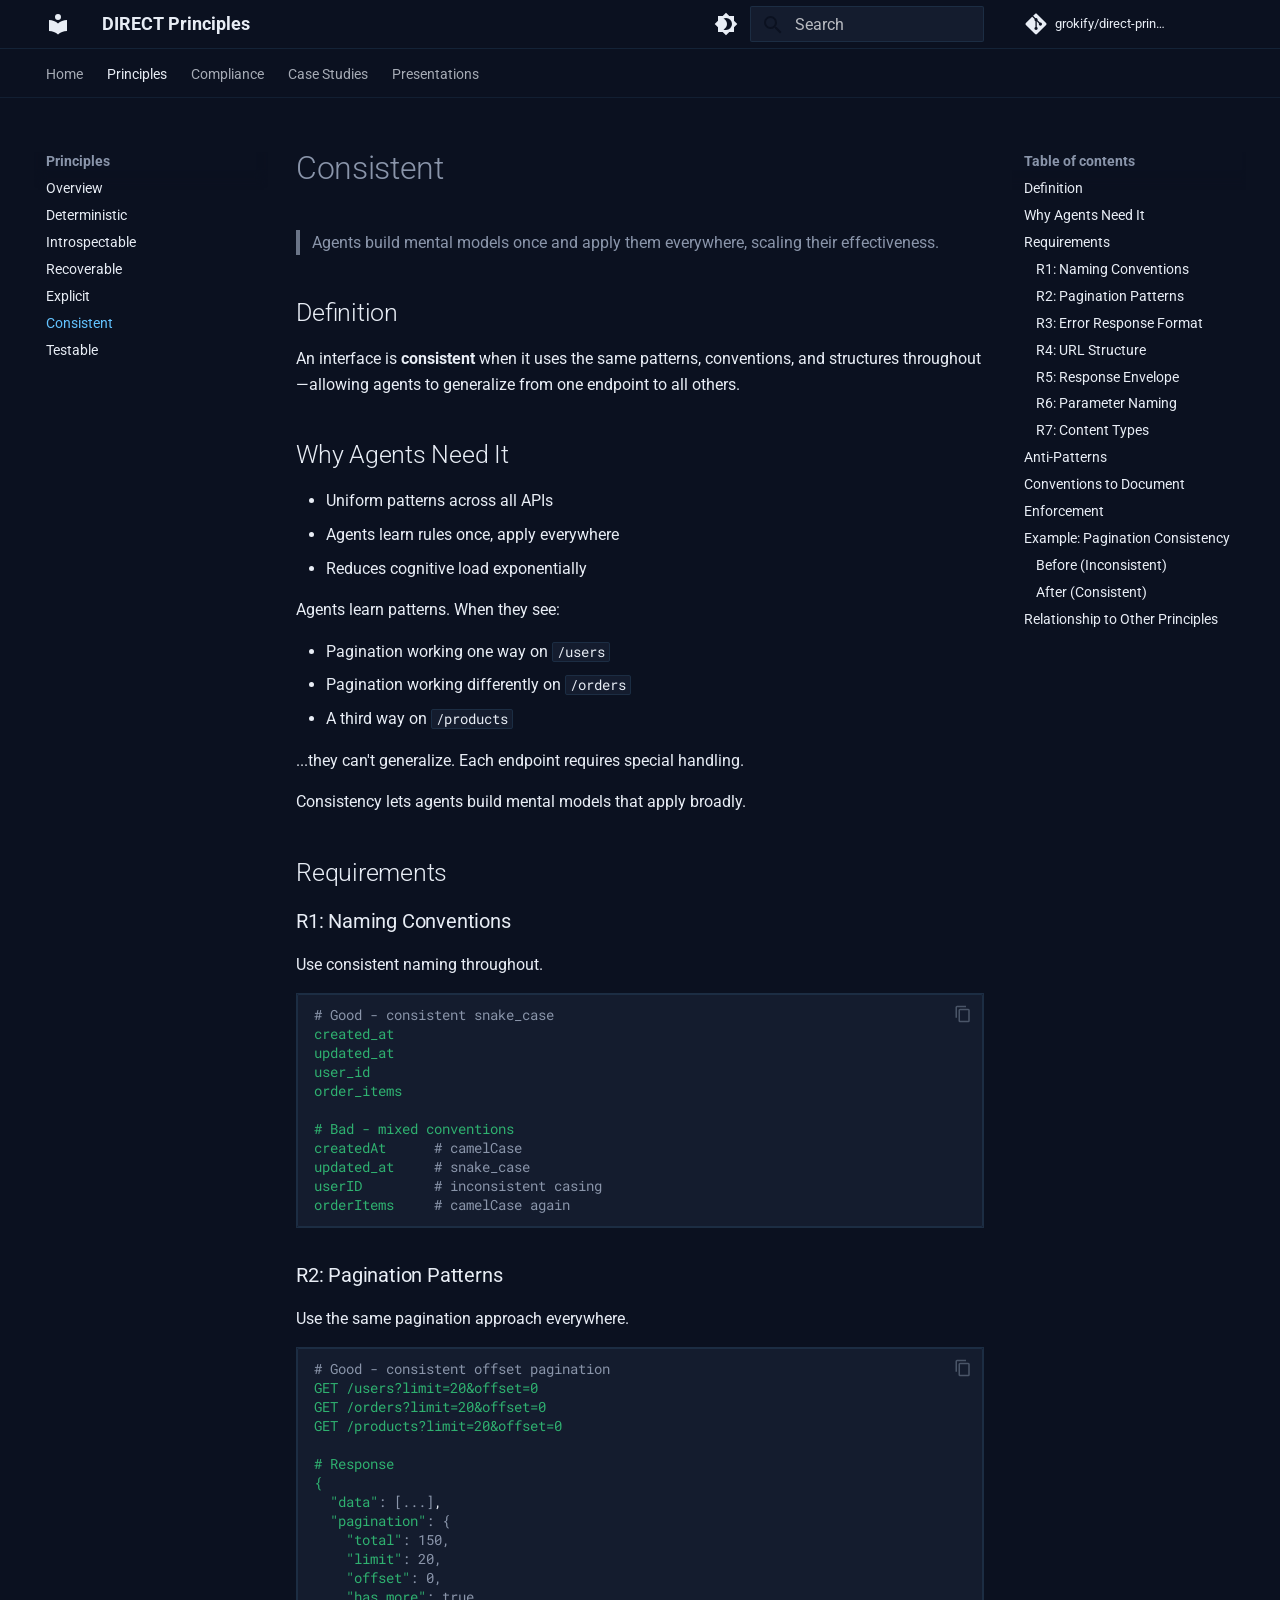
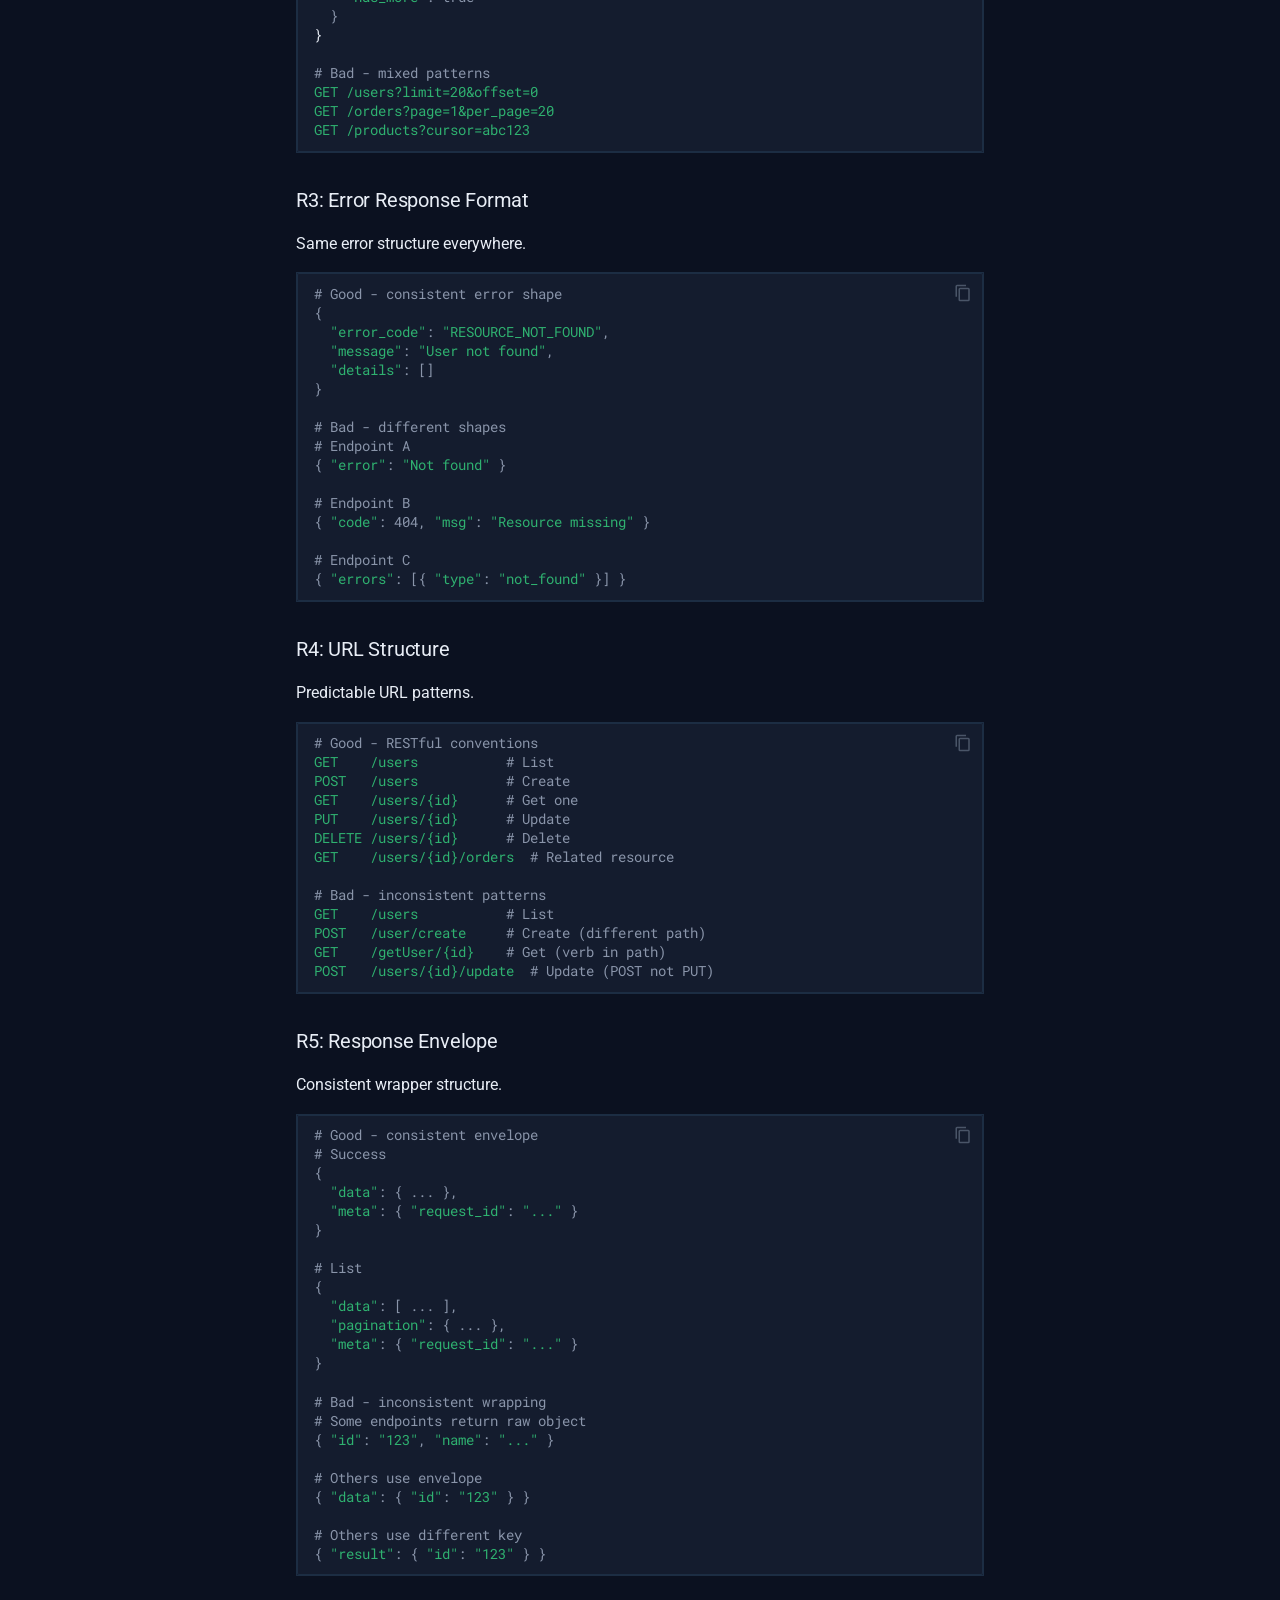
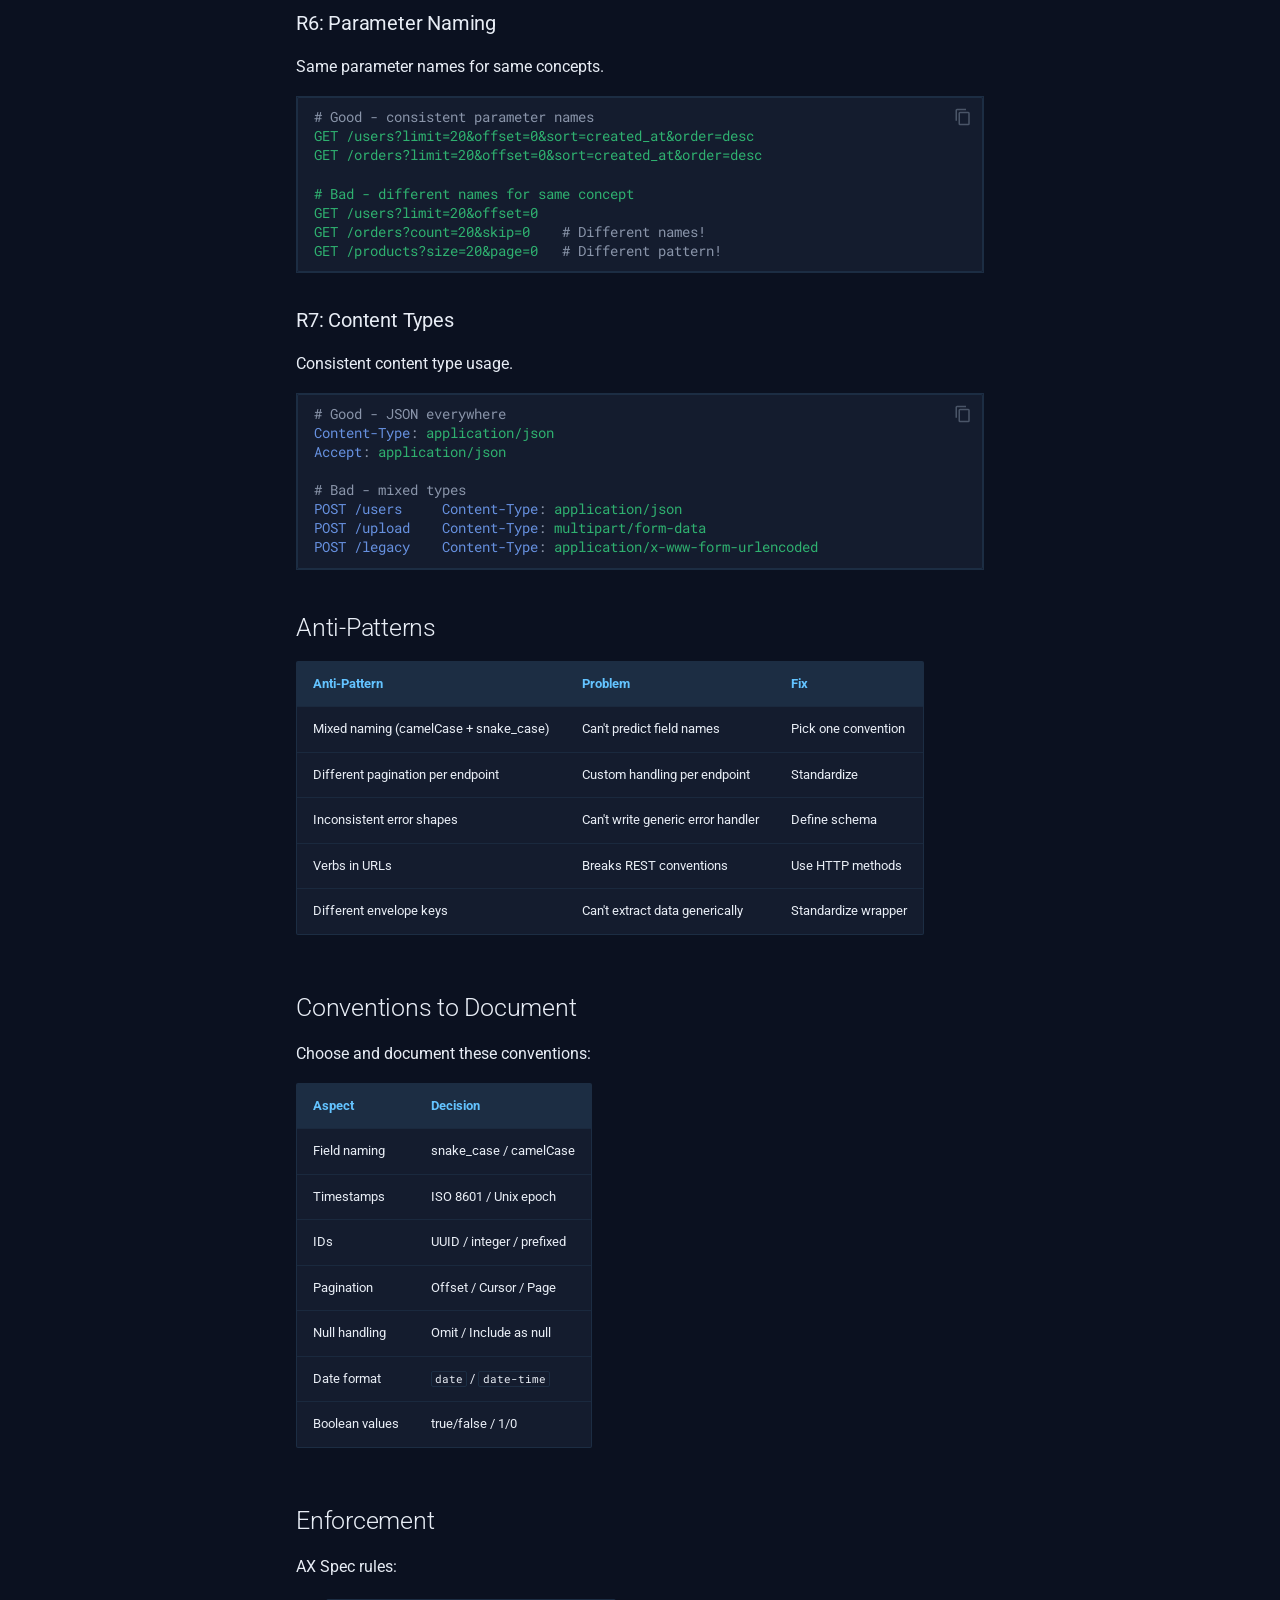
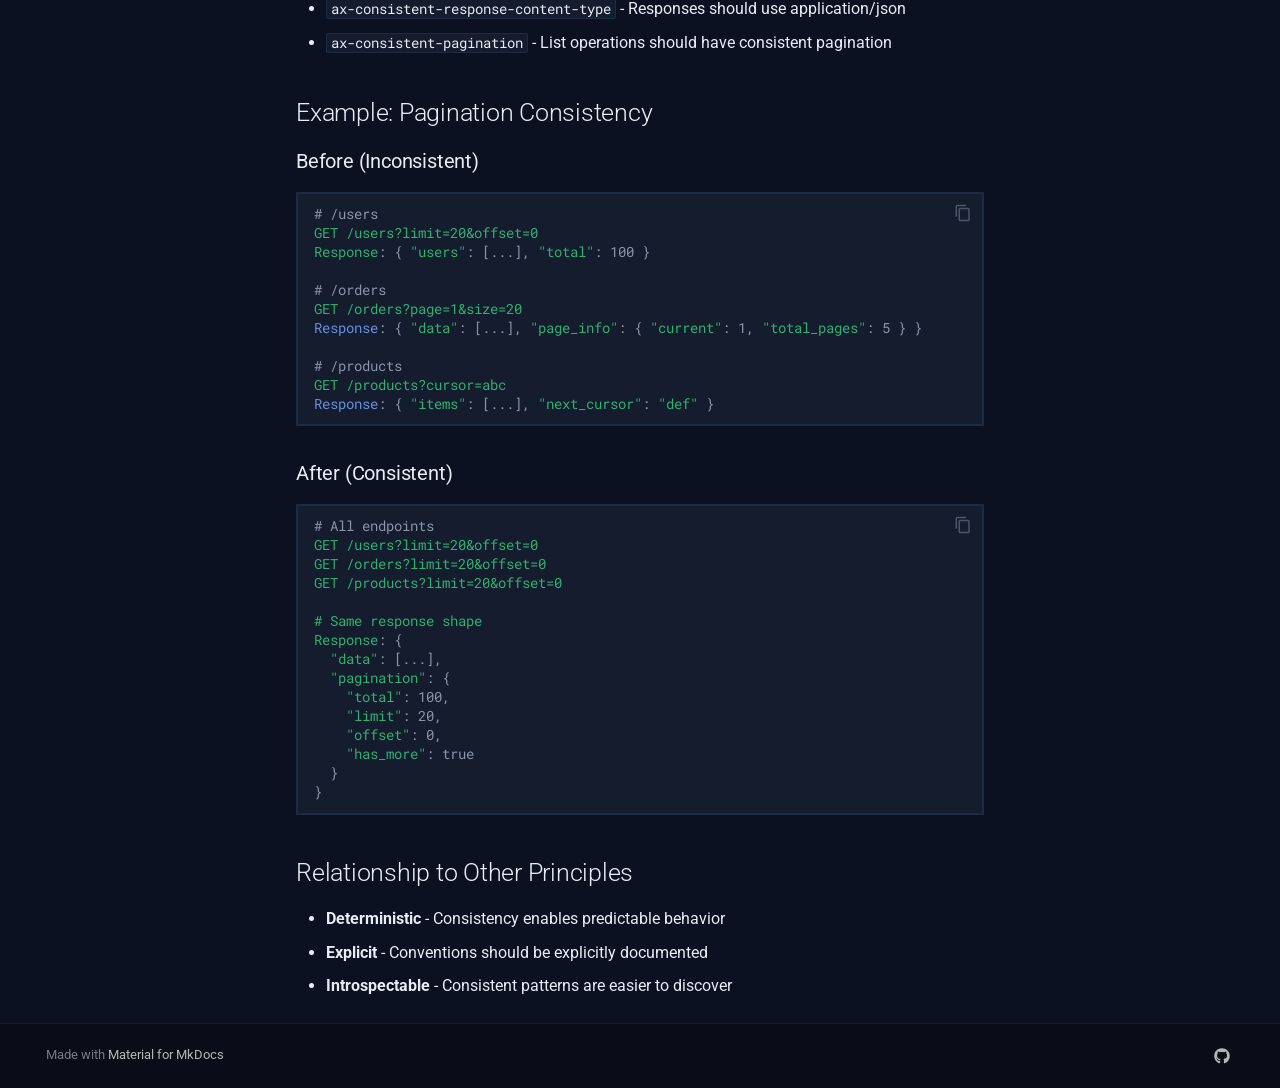
<file: principles/consistent/index.html>
<!doctype html>
<html lang="en" class="no-js">
  <head>
    
      <meta charset="utf-8">
      <meta name="viewport" content="width=device-width,initial-scale=1">
      
        <meta name="description" content="Design principles for Agent Experience (AX)">
      
      
      
        <link rel="canonical" href="https://grokify.github.io/direct-principles/principles/consistent/">
      
      
        <link rel="prev" href="../explicit/">
      
      
        <link rel="next" href="../testable/">
      
      
      <link rel="icon" href="../../assets/images/favicon.png">
      <meta name="generator" content="mkdocs-1.6.1, mkdocs-material-9.6.18">
    
    
      
        <title>Consistent - DIRECT Principles</title>
      
    
    
      <link rel="stylesheet" href="../../assets/stylesheets/main.7e37652d.min.css">
      
        
        <link rel="stylesheet" href="../../assets/stylesheets/palette.06af60db.min.css">
      
      


    
    
      
    
    
      
        
        
        <link rel="preconnect" href="https://fonts.gstatic.com" crossorigin>
        <link rel="stylesheet" href="https://fonts.googleapis.com/css?family=Roboto:300,300i,400,400i,700,700i%7CRoboto+Mono:400,400i,700,700i&display=fallback">
        <style>:root{--md-text-font:"Roboto";--md-code-font:"Roboto Mono"}</style>
      
    
    
      <link rel="stylesheet" href="../../stylesheets/custom.css">
    
    <script>__md_scope=new URL("../..",location),__md_hash=e=>[...e].reduce(((e,_)=>(e<<5)-e+_.charCodeAt(0)),0),__md_get=(e,_=localStorage,t=__md_scope)=>JSON.parse(_.getItem(t.pathname+"."+e)),__md_set=(e,_,t=localStorage,a=__md_scope)=>{try{t.setItem(a.pathname+"."+e,JSON.stringify(_))}catch(e){}}</script>
    
      

    
    
    
  </head>
  
  
    
    
      
    
    
    
    
    <body dir="ltr" data-md-color-scheme="slate" data-md-color-primary="custom" data-md-color-accent="custom">
  
    
    <input class="md-toggle" data-md-toggle="drawer" type="checkbox" id="__drawer" autocomplete="off">
    <input class="md-toggle" data-md-toggle="search" type="checkbox" id="__search" autocomplete="off">
    <label class="md-overlay" for="__drawer"></label>
    <div data-md-component="skip">
      
        
        <a href="#consistent" class="md-skip">
          Skip to content
        </a>
      
    </div>
    <div data-md-component="announce">
      
    </div>
    
    
      

<header class="md-header" data-md-component="header">
  <nav class="md-header__inner md-grid" aria-label="Header">
    <a href="../.." title="DIRECT Principles" class="md-header__button md-logo" aria-label="DIRECT Principles" data-md-component="logo">
      
  
  <svg xmlns="http://www.w3.org/2000/svg" viewBox="0 0 24 24"><path d="M12 8a3 3 0 0 0 3-3 3 3 0 0 0-3-3 3 3 0 0 0-3 3 3 3 0 0 0 3 3m0 3.54C9.64 9.35 6.5 8 3 8v11c3.5 0 6.64 1.35 9 3.54 2.36-2.19 5.5-3.54 9-3.54V8c-3.5 0-6.64 1.35-9 3.54"/></svg>

    </a>
    <label class="md-header__button md-icon" for="__drawer">
      
      <svg xmlns="http://www.w3.org/2000/svg" viewBox="0 0 24 24"><path d="M3 6h18v2H3zm0 5h18v2H3zm0 5h18v2H3z"/></svg>
    </label>
    <div class="md-header__title" data-md-component="header-title">
      <div class="md-header__ellipsis">
        <div class="md-header__topic">
          <span class="md-ellipsis">
            DIRECT Principles
          </span>
        </div>
        <div class="md-header__topic" data-md-component="header-topic">
          <span class="md-ellipsis">
            
              Consistent
            
          </span>
        </div>
      </div>
    </div>
    
      
        <form class="md-header__option" data-md-component="palette">
  
    
    
    
    <input class="md-option" data-md-color-media="" data-md-color-scheme="slate" data-md-color-primary="custom" data-md-color-accent="custom"  aria-label="Switch to light mode"  type="radio" name="__palette" id="__palette_0">
    
      <label class="md-header__button md-icon" title="Switch to light mode" for="__palette_1" hidden>
        <svg xmlns="http://www.w3.org/2000/svg" viewBox="0 0 24 24"><path d="M12 18c-.89 0-1.74-.2-2.5-.55C11.56 16.5 13 14.42 13 12s-1.44-4.5-3.5-5.45C10.26 6.2 11.11 6 12 6a6 6 0 0 1 6 6 6 6 0 0 1-6 6m8-9.31V4h-4.69L12 .69 8.69 4H4v4.69L.69 12 4 15.31V20h4.69L12 23.31 15.31 20H20v-4.69L23.31 12z"/></svg>
      </label>
    
  
    
    
    
    <input class="md-option" data-md-color-media="" data-md-color-scheme="default" data-md-color-primary="indigo" data-md-color-accent="indigo"  aria-label="Switch to dark mode"  type="radio" name="__palette" id="__palette_1">
    
      <label class="md-header__button md-icon" title="Switch to dark mode" for="__palette_0" hidden>
        <svg xmlns="http://www.w3.org/2000/svg" viewBox="0 0 24 24"><path d="M12 8a4 4 0 0 0-4 4 4 4 0 0 0 4 4 4 4 0 0 0 4-4 4 4 0 0 0-4-4m0 10a6 6 0 0 1-6-6 6 6 0 0 1 6-6 6 6 0 0 1 6 6 6 6 0 0 1-6 6m8-9.31V4h-4.69L12 .69 8.69 4H4v4.69L.69 12 4 15.31V20h4.69L12 23.31 15.31 20H20v-4.69L23.31 12z"/></svg>
      </label>
    
  
</form>
      
    
    
      <script>var palette=__md_get("__palette");if(palette&&palette.color){if("(prefers-color-scheme)"===palette.color.media){var media=matchMedia("(prefers-color-scheme: light)"),input=document.querySelector(media.matches?"[data-md-color-media='(prefers-color-scheme: light)']":"[data-md-color-media='(prefers-color-scheme: dark)']");palette.color.media=input.getAttribute("data-md-color-media"),palette.color.scheme=input.getAttribute("data-md-color-scheme"),palette.color.primary=input.getAttribute("data-md-color-primary"),palette.color.accent=input.getAttribute("data-md-color-accent")}for(var[key,value]of Object.entries(palette.color))document.body.setAttribute("data-md-color-"+key,value)}</script>
    
    
    
      
      
        <label class="md-header__button md-icon" for="__search">
          
          <svg xmlns="http://www.w3.org/2000/svg" viewBox="0 0 24 24"><path d="M9.5 3A6.5 6.5 0 0 1 16 9.5c0 1.61-.59 3.09-1.56 4.23l.27.27h.79l5 5-1.5 1.5-5-5v-.79l-.27-.27A6.52 6.52 0 0 1 9.5 16 6.5 6.5 0 0 1 3 9.5 6.5 6.5 0 0 1 9.5 3m0 2C7 5 5 7 5 9.5S7 14 9.5 14 14 12 14 9.5 12 5 9.5 5"/></svg>
        </label>
        <div class="md-search" data-md-component="search" role="dialog">
  <label class="md-search__overlay" for="__search"></label>
  <div class="md-search__inner" role="search">
    <form class="md-search__form" name="search">
      <input type="text" class="md-search__input" name="query" aria-label="Search" placeholder="Search" autocapitalize="off" autocorrect="off" autocomplete="off" spellcheck="false" data-md-component="search-query" required>
      <label class="md-search__icon md-icon" for="__search">
        
        <svg xmlns="http://www.w3.org/2000/svg" viewBox="0 0 24 24"><path d="M9.5 3A6.5 6.5 0 0 1 16 9.5c0 1.61-.59 3.09-1.56 4.23l.27.27h.79l5 5-1.5 1.5-5-5v-.79l-.27-.27A6.52 6.52 0 0 1 9.5 16 6.5 6.5 0 0 1 3 9.5 6.5 6.5 0 0 1 9.5 3m0 2C7 5 5 7 5 9.5S7 14 9.5 14 14 12 14 9.5 12 5 9.5 5"/></svg>
        
        <svg xmlns="http://www.w3.org/2000/svg" viewBox="0 0 24 24"><path d="M20 11v2H8l5.5 5.5-1.42 1.42L4.16 12l7.92-7.92L13.5 5.5 8 11z"/></svg>
      </label>
      <nav class="md-search__options" aria-label="Search">
        
        <button type="reset" class="md-search__icon md-icon" title="Clear" aria-label="Clear" tabindex="-1">
          
          <svg xmlns="http://www.w3.org/2000/svg" viewBox="0 0 24 24"><path d="M19 6.41 17.59 5 12 10.59 6.41 5 5 6.41 10.59 12 5 17.59 6.41 19 12 13.41 17.59 19 19 17.59 13.41 12z"/></svg>
        </button>
      </nav>
      
        <div class="md-search__suggest" data-md-component="search-suggest"></div>
      
    </form>
    <div class="md-search__output">
      <div class="md-search__scrollwrap" tabindex="0" data-md-scrollfix>
        <div class="md-search-result" data-md-component="search-result">
          <div class="md-search-result__meta">
            Initializing search
          </div>
          <ol class="md-search-result__list" role="presentation"></ol>
        </div>
      </div>
    </div>
  </div>
</div>
      
    
    
      <div class="md-header__source">
        <a href="https://github.com/grokify/direct-principles" title="Go to repository" class="md-source" data-md-component="source">
  <div class="md-source__icon md-icon">
    
    <svg xmlns="http://www.w3.org/2000/svg" viewBox="0 0 448 512"><!--! Font Awesome Free 7.0.0 by @fontawesome - https://fontawesome.com License - https://fontawesome.com/license/free (Icons: CC BY 4.0, Fonts: SIL OFL 1.1, Code: MIT License) Copyright 2025 Fonticons, Inc.--><path fill="currentColor" d="M439.6 236.1 244 40.5c-5.4-5.5-12.8-8.5-20.4-8.5s-15 3-20.4 8.4L162.5 81l51.5 51.5c27.1-9.1 52.7 16.8 43.4 43.7l49.7 49.7c34.2-11.8 61.2 31 35.5 56.7-26.5 26.5-70.2-2.9-56-37.3L240.3 199v121.9c25.3 12.5 22.3 41.8 9.1 55-6.4 6.4-15.2 10.1-24.3 10.1s-17.8-3.6-24.3-10.1c-17.6-17.6-11.1-46.9 11.2-56v-123c-20.8-8.5-24.6-30.7-18.6-45L142.6 101 8.5 235.1C3 240.6 0 247.9 0 255.5s3 15 8.5 20.4l195.6 195.7c5.4 5.4 12.7 8.4 20.4 8.4s15-3 20.4-8.4l194.7-194.7c5.4-5.4 8.4-12.8 8.4-20.4s-3-15-8.4-20.4"/></svg>
  </div>
  <div class="md-source__repository">
    grokify/direct-principles
  </div>
</a>
      </div>
    
  </nav>
  
</header>
    
    <div class="md-container" data-md-component="container">
      
      
        
          
            
<nav class="md-tabs" aria-label="Tabs" data-md-component="tabs">
  <div class="md-grid">
    <ul class="md-tabs__list">
      
        
  
  
  
  
    <li class="md-tabs__item">
      <a href="../../home/" class="md-tabs__link">
        
  
  
    
  
  Home

      </a>
    </li>
  

      
        
  
  
  
    
  
  
    
    
      <li class="md-tabs__item md-tabs__item--active">
        <a href="../" class="md-tabs__link">
          
  
  
  Principles

        </a>
      </li>
    
  

      
        
  
  
  
  
    
    
      <li class="md-tabs__item">
        <a href="../../compliance/levels/" class="md-tabs__link">
          
  
  
  Compliance

        </a>
      </li>
    
  

      
        
  
  
  
  
    
    
      <li class="md-tabs__item">
        <a href="../../case-studies/agent-tooling-ecosystem/" class="md-tabs__link">
          
  
  
  Case Studies

        </a>
      </li>
    
  

      
        
  
  
  
  
    
    
      <li class="md-tabs__item">
        <a href="../../presentations/direct-overview/" class="md-tabs__link">
          
  
  
  Presentations

        </a>
      </li>
    
  

      
    </ul>
  </div>
</nav>
          
        
      
      <main class="md-main" data-md-component="main">
        <div class="md-main__inner md-grid">
          
            
              
              <div class="md-sidebar md-sidebar--primary" data-md-component="sidebar" data-md-type="navigation" >
                <div class="md-sidebar__scrollwrap">
                  <div class="md-sidebar__inner">
                    


  


<nav class="md-nav md-nav--primary md-nav--lifted" aria-label="Navigation" data-md-level="0">
  <label class="md-nav__title" for="__drawer">
    <a href="../.." title="DIRECT Principles" class="md-nav__button md-logo" aria-label="DIRECT Principles" data-md-component="logo">
      
  
  <svg xmlns="http://www.w3.org/2000/svg" viewBox="0 0 24 24"><path d="M12 8a3 3 0 0 0 3-3 3 3 0 0 0-3-3 3 3 0 0 0-3 3 3 3 0 0 0 3 3m0 3.54C9.64 9.35 6.5 8 3 8v11c3.5 0 6.64 1.35 9 3.54 2.36-2.19 5.5-3.54 9-3.54V8c-3.5 0-6.64 1.35-9 3.54"/></svg>

    </a>
    DIRECT Principles
  </label>
  
    <div class="md-nav__source">
      <a href="https://github.com/grokify/direct-principles" title="Go to repository" class="md-source" data-md-component="source">
  <div class="md-source__icon md-icon">
    
    <svg xmlns="http://www.w3.org/2000/svg" viewBox="0 0 448 512"><!--! Font Awesome Free 7.0.0 by @fontawesome - https://fontawesome.com License - https://fontawesome.com/license/free (Icons: CC BY 4.0, Fonts: SIL OFL 1.1, Code: MIT License) Copyright 2025 Fonticons, Inc.--><path fill="currentColor" d="M439.6 236.1 244 40.5c-5.4-5.5-12.8-8.5-20.4-8.5s-15 3-20.4 8.4L162.5 81l51.5 51.5c27.1-9.1 52.7 16.8 43.4 43.7l49.7 49.7c34.2-11.8 61.2 31 35.5 56.7-26.5 26.5-70.2-2.9-56-37.3L240.3 199v121.9c25.3 12.5 22.3 41.8 9.1 55-6.4 6.4-15.2 10.1-24.3 10.1s-17.8-3.6-24.3-10.1c-17.6-17.6-11.1-46.9 11.2-56v-123c-20.8-8.5-24.6-30.7-18.6-45L142.6 101 8.5 235.1C3 240.6 0 247.9 0 255.5s3 15 8.5 20.4l195.6 195.7c5.4 5.4 12.7 8.4 20.4 8.4s15-3 20.4-8.4l194.7-194.7c5.4-5.4 8.4-12.8 8.4-20.4s-3-15-8.4-20.4"/></svg>
  </div>
  <div class="md-source__repository">
    grokify/direct-principles
  </div>
</a>
    </div>
  
  <ul class="md-nav__list" data-md-scrollfix>
    
      
      
  
  
  
  
    <li class="md-nav__item">
      <a href="../../home/" class="md-nav__link">
        
  
  
  <span class="md-ellipsis">
    Home
    
  </span>
  

      </a>
    </li>
  

    
      
      
  
  
    
  
  
  
    
    
    
    
      
        
        
      
      
        
      
    
    
    <li class="md-nav__item md-nav__item--active md-nav__item--section md-nav__item--nested">
      
        
        
        <input class="md-nav__toggle md-toggle " type="checkbox" id="__nav_2" checked>
        
          
          <label class="md-nav__link" for="__nav_2" id="__nav_2_label" tabindex="">
            
  
  
  <span class="md-ellipsis">
    Principles
    
  </span>
  

            <span class="md-nav__icon md-icon"></span>
          </label>
        
        <nav class="md-nav" data-md-level="1" aria-labelledby="__nav_2_label" aria-expanded="true">
          <label class="md-nav__title" for="__nav_2">
            <span class="md-nav__icon md-icon"></span>
            Principles
          </label>
          <ul class="md-nav__list" data-md-scrollfix>
            
              
                
  
  
  
  
    <li class="md-nav__item">
      <a href="../" class="md-nav__link">
        
  
  
  <span class="md-ellipsis">
    Overview
    
  </span>
  

      </a>
    </li>
  

              
            
              
                
  
  
  
  
    <li class="md-nav__item">
      <a href="../deterministic/" class="md-nav__link">
        
  
  
  <span class="md-ellipsis">
    Deterministic
    
  </span>
  

      </a>
    </li>
  

              
            
              
                
  
  
  
  
    <li class="md-nav__item">
      <a href="../introspectable/" class="md-nav__link">
        
  
  
  <span class="md-ellipsis">
    Introspectable
    
  </span>
  

      </a>
    </li>
  

              
            
              
                
  
  
  
  
    <li class="md-nav__item">
      <a href="../recoverable/" class="md-nav__link">
        
  
  
  <span class="md-ellipsis">
    Recoverable
    
  </span>
  

      </a>
    </li>
  

              
            
              
                
  
  
  
  
    <li class="md-nav__item">
      <a href="../explicit/" class="md-nav__link">
        
  
  
  <span class="md-ellipsis">
    Explicit
    
  </span>
  

      </a>
    </li>
  

              
            
              
                
  
  
    
  
  
  
    <li class="md-nav__item md-nav__item--active">
      
      <input class="md-nav__toggle md-toggle" type="checkbox" id="__toc">
      
      
        
      
      
        <label class="md-nav__link md-nav__link--active" for="__toc">
          
  
  
  <span class="md-ellipsis">
    Consistent
    
  </span>
  

          <span class="md-nav__icon md-icon"></span>
        </label>
      
      <a href="./" class="md-nav__link md-nav__link--active">
        
  
  
  <span class="md-ellipsis">
    Consistent
    
  </span>
  

      </a>
      
        

<nav class="md-nav md-nav--secondary" aria-label="Table of contents">
  
  
  
    
  
  
    <label class="md-nav__title" for="__toc">
      <span class="md-nav__icon md-icon"></span>
      Table of contents
    </label>
    <ul class="md-nav__list" data-md-component="toc" data-md-scrollfix>
      
        <li class="md-nav__item">
  <a href="#definition" class="md-nav__link">
    <span class="md-ellipsis">
      Definition
    </span>
  </a>
  
</li>
      
        <li class="md-nav__item">
  <a href="#why-agents-need-it" class="md-nav__link">
    <span class="md-ellipsis">
      Why Agents Need It
    </span>
  </a>
  
</li>
      
        <li class="md-nav__item">
  <a href="#requirements" class="md-nav__link">
    <span class="md-ellipsis">
      Requirements
    </span>
  </a>
  
    <nav class="md-nav" aria-label="Requirements">
      <ul class="md-nav__list">
        
          <li class="md-nav__item">
  <a href="#r1-naming-conventions" class="md-nav__link">
    <span class="md-ellipsis">
      R1: Naming Conventions
    </span>
  </a>
  
</li>
        
          <li class="md-nav__item">
  <a href="#r2-pagination-patterns" class="md-nav__link">
    <span class="md-ellipsis">
      R2: Pagination Patterns
    </span>
  </a>
  
</li>
        
          <li class="md-nav__item">
  <a href="#r3-error-response-format" class="md-nav__link">
    <span class="md-ellipsis">
      R3: Error Response Format
    </span>
  </a>
  
</li>
        
          <li class="md-nav__item">
  <a href="#r4-url-structure" class="md-nav__link">
    <span class="md-ellipsis">
      R4: URL Structure
    </span>
  </a>
  
</li>
        
          <li class="md-nav__item">
  <a href="#r5-response-envelope" class="md-nav__link">
    <span class="md-ellipsis">
      R5: Response Envelope
    </span>
  </a>
  
</li>
        
          <li class="md-nav__item">
  <a href="#r6-parameter-naming" class="md-nav__link">
    <span class="md-ellipsis">
      R6: Parameter Naming
    </span>
  </a>
  
</li>
        
          <li class="md-nav__item">
  <a href="#r7-content-types" class="md-nav__link">
    <span class="md-ellipsis">
      R7: Content Types
    </span>
  </a>
  
</li>
        
      </ul>
    </nav>
  
</li>
      
        <li class="md-nav__item">
  <a href="#anti-patterns" class="md-nav__link">
    <span class="md-ellipsis">
      Anti-Patterns
    </span>
  </a>
  
</li>
      
        <li class="md-nav__item">
  <a href="#conventions-to-document" class="md-nav__link">
    <span class="md-ellipsis">
      Conventions to Document
    </span>
  </a>
  
</li>
      
        <li class="md-nav__item">
  <a href="#enforcement" class="md-nav__link">
    <span class="md-ellipsis">
      Enforcement
    </span>
  </a>
  
</li>
      
        <li class="md-nav__item">
  <a href="#example-pagination-consistency" class="md-nav__link">
    <span class="md-ellipsis">
      Example: Pagination Consistency
    </span>
  </a>
  
    <nav class="md-nav" aria-label="Example: Pagination Consistency">
      <ul class="md-nav__list">
        
          <li class="md-nav__item">
  <a href="#before-inconsistent" class="md-nav__link">
    <span class="md-ellipsis">
      Before (Inconsistent)
    </span>
  </a>
  
</li>
        
          <li class="md-nav__item">
  <a href="#after-consistent" class="md-nav__link">
    <span class="md-ellipsis">
      After (Consistent)
    </span>
  </a>
  
</li>
        
      </ul>
    </nav>
  
</li>
      
        <li class="md-nav__item">
  <a href="#relationship-to-other-principles" class="md-nav__link">
    <span class="md-ellipsis">
      Relationship to Other Principles
    </span>
  </a>
  
</li>
      
    </ul>
  
</nav>
      
    </li>
  

              
            
              
                
  
  
  
  
    <li class="md-nav__item">
      <a href="../testable/" class="md-nav__link">
        
  
  
  <span class="md-ellipsis">
    Testable
    
  </span>
  

      </a>
    </li>
  

              
            
          </ul>
        </nav>
      
    </li>
  

    
      
      
  
  
  
  
    
    
    
    
      
      
        
      
    
    
    <li class="md-nav__item md-nav__item--nested">
      
        
        
          
        
        <input class="md-nav__toggle md-toggle md-toggle--indeterminate" type="checkbox" id="__nav_3" >
        
          
          <label class="md-nav__link" for="__nav_3" id="__nav_3_label" tabindex="0">
            
  
  
  <span class="md-ellipsis">
    Compliance
    
  </span>
  

            <span class="md-nav__icon md-icon"></span>
          </label>
        
        <nav class="md-nav" data-md-level="1" aria-labelledby="__nav_3_label" aria-expanded="false">
          <label class="md-nav__title" for="__nav_3">
            <span class="md-nav__icon md-icon"></span>
            Compliance
          </label>
          <ul class="md-nav__list" data-md-scrollfix>
            
              
                
  
  
  
  
    <li class="md-nav__item">
      <a href="../../compliance/levels/" class="md-nav__link">
        
  
  
  <span class="md-ellipsis">
    Levels
    
  </span>
  

      </a>
    </li>
  

              
            
          </ul>
        </nav>
      
    </li>
  

    
      
      
  
  
  
  
    
    
    
    
      
      
        
      
    
    
    <li class="md-nav__item md-nav__item--nested">
      
        
        
          
        
        <input class="md-nav__toggle md-toggle md-toggle--indeterminate" type="checkbox" id="__nav_4" >
        
          
          <label class="md-nav__link" for="__nav_4" id="__nav_4_label" tabindex="0">
            
  
  
  <span class="md-ellipsis">
    Case Studies
    
  </span>
  

            <span class="md-nav__icon md-icon"></span>
          </label>
        
        <nav class="md-nav" data-md-level="1" aria-labelledby="__nav_4_label" aria-expanded="false">
          <label class="md-nav__title" for="__nav_4">
            <span class="md-nav__icon md-icon"></span>
            Case Studies
          </label>
          <ul class="md-nav__list" data-md-scrollfix>
            
              
                
  
  
  
  
    <li class="md-nav__item">
      <a href="../../case-studies/agent-tooling-ecosystem/" class="md-nav__link">
        
  
  
  <span class="md-ellipsis">
    Agent Tooling Ecosystem
    
  </span>
  

      </a>
    </li>
  

              
            
          </ul>
        </nav>
      
    </li>
  

    
      
      
  
  
  
  
    
    
    
    
      
      
        
      
    
    
    <li class="md-nav__item md-nav__item--nested">
      
        
        
          
        
        <input class="md-nav__toggle md-toggle md-toggle--indeterminate" type="checkbox" id="__nav_5" >
        
          
          <label class="md-nav__link" for="__nav_5" id="__nav_5_label" tabindex="0">
            
  
  
  <span class="md-ellipsis">
    Presentations
    
  </span>
  

            <span class="md-nav__icon md-icon"></span>
          </label>
        
        <nav class="md-nav" data-md-level="1" aria-labelledby="__nav_5_label" aria-expanded="false">
          <label class="md-nav__title" for="__nav_5">
            <span class="md-nav__icon md-icon"></span>
            Presentations
          </label>
          <ul class="md-nav__list" data-md-scrollfix>
            
              
                
  
  
  
  
    <li class="md-nav__item">
      <a href="../../presentations/direct-overview/" class="md-nav__link">
        
  
  
  <span class="md-ellipsis">
    DIRECT Overview
    
  </span>
  

      </a>
    </li>
  

              
            
          </ul>
        </nav>
      
    </li>
  

    
  </ul>
</nav>
                  </div>
                </div>
              </div>
            
            
              
              <div class="md-sidebar md-sidebar--secondary" data-md-component="sidebar" data-md-type="toc" >
                <div class="md-sidebar__scrollwrap">
                  <div class="md-sidebar__inner">
                    

<nav class="md-nav md-nav--secondary" aria-label="Table of contents">
  
  
  
    
  
  
    <label class="md-nav__title" for="__toc">
      <span class="md-nav__icon md-icon"></span>
      Table of contents
    </label>
    <ul class="md-nav__list" data-md-component="toc" data-md-scrollfix>
      
        <li class="md-nav__item">
  <a href="#definition" class="md-nav__link">
    <span class="md-ellipsis">
      Definition
    </span>
  </a>
  
</li>
      
        <li class="md-nav__item">
  <a href="#why-agents-need-it" class="md-nav__link">
    <span class="md-ellipsis">
      Why Agents Need It
    </span>
  </a>
  
</li>
      
        <li class="md-nav__item">
  <a href="#requirements" class="md-nav__link">
    <span class="md-ellipsis">
      Requirements
    </span>
  </a>
  
    <nav class="md-nav" aria-label="Requirements">
      <ul class="md-nav__list">
        
          <li class="md-nav__item">
  <a href="#r1-naming-conventions" class="md-nav__link">
    <span class="md-ellipsis">
      R1: Naming Conventions
    </span>
  </a>
  
</li>
        
          <li class="md-nav__item">
  <a href="#r2-pagination-patterns" class="md-nav__link">
    <span class="md-ellipsis">
      R2: Pagination Patterns
    </span>
  </a>
  
</li>
        
          <li class="md-nav__item">
  <a href="#r3-error-response-format" class="md-nav__link">
    <span class="md-ellipsis">
      R3: Error Response Format
    </span>
  </a>
  
</li>
        
          <li class="md-nav__item">
  <a href="#r4-url-structure" class="md-nav__link">
    <span class="md-ellipsis">
      R4: URL Structure
    </span>
  </a>
  
</li>
        
          <li class="md-nav__item">
  <a href="#r5-response-envelope" class="md-nav__link">
    <span class="md-ellipsis">
      R5: Response Envelope
    </span>
  </a>
  
</li>
        
          <li class="md-nav__item">
  <a href="#r6-parameter-naming" class="md-nav__link">
    <span class="md-ellipsis">
      R6: Parameter Naming
    </span>
  </a>
  
</li>
        
          <li class="md-nav__item">
  <a href="#r7-content-types" class="md-nav__link">
    <span class="md-ellipsis">
      R7: Content Types
    </span>
  </a>
  
</li>
        
      </ul>
    </nav>
  
</li>
      
        <li class="md-nav__item">
  <a href="#anti-patterns" class="md-nav__link">
    <span class="md-ellipsis">
      Anti-Patterns
    </span>
  </a>
  
</li>
      
        <li class="md-nav__item">
  <a href="#conventions-to-document" class="md-nav__link">
    <span class="md-ellipsis">
      Conventions to Document
    </span>
  </a>
  
</li>
      
        <li class="md-nav__item">
  <a href="#enforcement" class="md-nav__link">
    <span class="md-ellipsis">
      Enforcement
    </span>
  </a>
  
</li>
      
        <li class="md-nav__item">
  <a href="#example-pagination-consistency" class="md-nav__link">
    <span class="md-ellipsis">
      Example: Pagination Consistency
    </span>
  </a>
  
    <nav class="md-nav" aria-label="Example: Pagination Consistency">
      <ul class="md-nav__list">
        
          <li class="md-nav__item">
  <a href="#before-inconsistent" class="md-nav__link">
    <span class="md-ellipsis">
      Before (Inconsistent)
    </span>
  </a>
  
</li>
        
          <li class="md-nav__item">
  <a href="#after-consistent" class="md-nav__link">
    <span class="md-ellipsis">
      After (Consistent)
    </span>
  </a>
  
</li>
        
      </ul>
    </nav>
  
</li>
      
        <li class="md-nav__item">
  <a href="#relationship-to-other-principles" class="md-nav__link">
    <span class="md-ellipsis">
      Relationship to Other Principles
    </span>
  </a>
  
</li>
      
    </ul>
  
</nav>
                  </div>
                </div>
              </div>
            
          
          
            <div class="md-content" data-md-component="content">
              <article class="md-content__inner md-typeset">
                
                  


  
  


<h1 id="consistent">Consistent<a class="headerlink" href="#consistent" title="Permanent link">&para;</a></h1>
<blockquote>
<p>Agents build mental models once and apply them everywhere, scaling their effectiveness.</p>
</blockquote>
<h2 id="definition">Definition<a class="headerlink" href="#definition" title="Permanent link">&para;</a></h2>
<p>An interface is <strong>consistent</strong> when it uses the same patterns, conventions, and structures throughout—allowing agents to generalize from one endpoint to all others.</p>
<h2 id="why-agents-need-it">Why Agents Need It<a class="headerlink" href="#why-agents-need-it" title="Permanent link">&para;</a></h2>
<ul>
<li>Uniform patterns across all APIs</li>
<li>Agents learn rules once, apply everywhere</li>
<li>Reduces cognitive load exponentially</li>
</ul>
<p>Agents learn patterns. When they see:</p>
<ul>
<li>Pagination working one way on <code>/users</code></li>
<li>Pagination working differently on <code>/orders</code></li>
<li>A third way on <code>/products</code></li>
</ul>
<p>...they can't generalize. Each endpoint requires special handling.</p>
<p>Consistency lets agents build mental models that apply broadly.</p>
<h2 id="requirements">Requirements<a class="headerlink" href="#requirements" title="Permanent link">&para;</a></h2>
<h3 id="r1-naming-conventions">R1: Naming Conventions<a class="headerlink" href="#r1-naming-conventions" title="Permanent link">&para;</a></h3>
<p>Use consistent naming throughout.</p>
<div class="highlight"><pre><span></span><code><a id="__codelineno-0-1" name="__codelineno-0-1" href="#__codelineno-0-1"></a><span class="c1"># Good - consistent snake_case</span>
<a id="__codelineno-0-2" name="__codelineno-0-2" href="#__codelineno-0-2"></a><span class="l l-Scalar l-Scalar-Plain">created_at</span>
<a id="__codelineno-0-3" name="__codelineno-0-3" href="#__codelineno-0-3"></a><span class="l l-Scalar l-Scalar-Plain">updated_at</span>
<a id="__codelineno-0-4" name="__codelineno-0-4" href="#__codelineno-0-4"></a><span class="l l-Scalar l-Scalar-Plain">user_id</span>
<a id="__codelineno-0-5" name="__codelineno-0-5" href="#__codelineno-0-5"></a><span class="l l-Scalar l-Scalar-Plain">order_items</span>
<a id="__codelineno-0-6" name="__codelineno-0-6" href="#__codelineno-0-6"></a>
<a id="__codelineno-0-7" name="__codelineno-0-7" href="#__codelineno-0-7"></a><span class="l l-Scalar l-Scalar-Plain"># Bad - mixed conventions</span>
<a id="__codelineno-0-8" name="__codelineno-0-8" href="#__codelineno-0-8"></a><span class="l l-Scalar l-Scalar-Plain">createdAt</span><span class="w">      </span><span class="c1"># camelCase</span>
<a id="__codelineno-0-9" name="__codelineno-0-9" href="#__codelineno-0-9"></a><span class="l l-Scalar l-Scalar-Plain">updated_at</span><span class="w">     </span><span class="c1"># snake_case</span>
<a id="__codelineno-0-10" name="__codelineno-0-10" href="#__codelineno-0-10"></a><span class="l l-Scalar l-Scalar-Plain">userID</span><span class="w">         </span><span class="c1"># inconsistent casing</span>
<a id="__codelineno-0-11" name="__codelineno-0-11" href="#__codelineno-0-11"></a><span class="l l-Scalar l-Scalar-Plain">orderItems</span><span class="w">     </span><span class="c1"># camelCase again</span>
</code></pre></div>
<h3 id="r2-pagination-patterns">R2: Pagination Patterns<a class="headerlink" href="#r2-pagination-patterns" title="Permanent link">&para;</a></h3>
<p>Use the same pagination approach everywhere.</p>
<div class="highlight"><pre><span></span><code><a id="__codelineno-1-1" name="__codelineno-1-1" href="#__codelineno-1-1"></a><span class="c1"># Good - consistent offset pagination</span>
<a id="__codelineno-1-2" name="__codelineno-1-2" href="#__codelineno-1-2"></a><span class="l l-Scalar l-Scalar-Plain">GET /users?limit=20&amp;offset=0</span>
<a id="__codelineno-1-3" name="__codelineno-1-3" href="#__codelineno-1-3"></a><span class="l l-Scalar l-Scalar-Plain">GET /orders?limit=20&amp;offset=0</span>
<a id="__codelineno-1-4" name="__codelineno-1-4" href="#__codelineno-1-4"></a><span class="l l-Scalar l-Scalar-Plain">GET /products?limit=20&amp;offset=0</span>
<a id="__codelineno-1-5" name="__codelineno-1-5" href="#__codelineno-1-5"></a>
<a id="__codelineno-1-6" name="__codelineno-1-6" href="#__codelineno-1-6"></a><span class="l l-Scalar l-Scalar-Plain"># Response</span>
<a id="__codelineno-1-7" name="__codelineno-1-7" href="#__codelineno-1-7"></a><span class="l l-Scalar l-Scalar-Plain">{</span>
<a id="__codelineno-1-8" name="__codelineno-1-8" href="#__codelineno-1-8"></a><span class="w">  </span><span class="l l-Scalar l-Scalar-Plain">&quot;data&quot;</span><span class="p p-Indicator">:</span><span class="w"> </span><span class="p p-Indicator">[</span><span class="nv">...</span><span class="p p-Indicator">]</span><span class="err">,</span>
<a id="__codelineno-1-9" name="__codelineno-1-9" href="#__codelineno-1-9"></a><span class="w">  </span><span class="s">&quot;pagination&quot;</span><span class="p p-Indicator">:</span><span class="w"> </span><span class="p p-Indicator">{</span>
<a id="__codelineno-1-10" name="__codelineno-1-10" href="#__codelineno-1-10"></a><span class="w">    </span><span class="s">&quot;total&quot;</span><span class="p p-Indicator">:</span><span class="w"> </span><span class="nv">150</span><span class="p p-Indicator">,</span>
<a id="__codelineno-1-11" name="__codelineno-1-11" href="#__codelineno-1-11"></a><span class="w">    </span><span class="s">&quot;limit&quot;</span><span class="p p-Indicator">:</span><span class="w"> </span><span class="nv">20</span><span class="p p-Indicator">,</span>
<a id="__codelineno-1-12" name="__codelineno-1-12" href="#__codelineno-1-12"></a><span class="w">    </span><span class="s">&quot;offset&quot;</span><span class="p p-Indicator">:</span><span class="w"> </span><span class="nv">0</span><span class="p p-Indicator">,</span>
<a id="__codelineno-1-13" name="__codelineno-1-13" href="#__codelineno-1-13"></a><span class="w">    </span><span class="s">&quot;has_more&quot;</span><span class="p p-Indicator">:</span><span class="w"> </span><span class="nv">true</span>
<a id="__codelineno-1-14" name="__codelineno-1-14" href="#__codelineno-1-14"></a><span class="w">  </span><span class="p p-Indicator">}</span>
<a id="__codelineno-1-15" name="__codelineno-1-15" href="#__codelineno-1-15"></a><span class="err">}</span>
<a id="__codelineno-1-16" name="__codelineno-1-16" href="#__codelineno-1-16"></a>
<a id="__codelineno-1-17" name="__codelineno-1-17" href="#__codelineno-1-17"></a><span class="c1"># Bad - mixed patterns</span>
<a id="__codelineno-1-18" name="__codelineno-1-18" href="#__codelineno-1-18"></a><span class="l l-Scalar l-Scalar-Plain">GET /users?limit=20&amp;offset=0</span>
<a id="__codelineno-1-19" name="__codelineno-1-19" href="#__codelineno-1-19"></a><span class="l l-Scalar l-Scalar-Plain">GET /orders?page=1&amp;per_page=20</span>
<a id="__codelineno-1-20" name="__codelineno-1-20" href="#__codelineno-1-20"></a><span class="l l-Scalar l-Scalar-Plain">GET /products?cursor=abc123</span>
</code></pre></div>
<h3 id="r3-error-response-format">R3: Error Response Format<a class="headerlink" href="#r3-error-response-format" title="Permanent link">&para;</a></h3>
<p>Same error structure everywhere.</p>
<div class="highlight"><pre><span></span><code><a id="__codelineno-2-1" name="__codelineno-2-1" href="#__codelineno-2-1"></a><span class="c1"># Good - consistent error shape</span>
<a id="__codelineno-2-2" name="__codelineno-2-2" href="#__codelineno-2-2"></a><span class="p p-Indicator">{</span>
<a id="__codelineno-2-3" name="__codelineno-2-3" href="#__codelineno-2-3"></a><span class="w">  </span><span class="s">&quot;error_code&quot;</span><span class="p p-Indicator">:</span><span class="w"> </span><span class="s">&quot;RESOURCE_NOT_FOUND&quot;</span><span class="p p-Indicator">,</span>
<a id="__codelineno-2-4" name="__codelineno-2-4" href="#__codelineno-2-4"></a><span class="w">  </span><span class="s">&quot;message&quot;</span><span class="p p-Indicator">:</span><span class="w"> </span><span class="s">&quot;User</span><span class="nv"> </span><span class="s">not</span><span class="nv"> </span><span class="s">found&quot;</span><span class="p p-Indicator">,</span>
<a id="__codelineno-2-5" name="__codelineno-2-5" href="#__codelineno-2-5"></a><span class="w">  </span><span class="s">&quot;details&quot;</span><span class="p p-Indicator">:</span><span class="w"> </span><span class="p p-Indicator">[]</span>
<a id="__codelineno-2-6" name="__codelineno-2-6" href="#__codelineno-2-6"></a><span class="p p-Indicator">}</span>
<a id="__codelineno-2-7" name="__codelineno-2-7" href="#__codelineno-2-7"></a>
<a id="__codelineno-2-8" name="__codelineno-2-8" href="#__codelineno-2-8"></a><span class="c1"># Bad - different shapes</span>
<a id="__codelineno-2-9" name="__codelineno-2-9" href="#__codelineno-2-9"></a><span class="c1"># Endpoint A</span>
<a id="__codelineno-2-10" name="__codelineno-2-10" href="#__codelineno-2-10"></a><span class="p p-Indicator">{</span><span class="w"> </span><span class="s">&quot;error&quot;</span><span class="p p-Indicator">:</span><span class="w"> </span><span class="s">&quot;Not</span><span class="nv"> </span><span class="s">found&quot;</span><span class="w"> </span><span class="p p-Indicator">}</span>
<a id="__codelineno-2-11" name="__codelineno-2-11" href="#__codelineno-2-11"></a>
<a id="__codelineno-2-12" name="__codelineno-2-12" href="#__codelineno-2-12"></a><span class="c1"># Endpoint B</span>
<a id="__codelineno-2-13" name="__codelineno-2-13" href="#__codelineno-2-13"></a><span class="p p-Indicator">{</span><span class="w"> </span><span class="s">&quot;code&quot;</span><span class="p p-Indicator">:</span><span class="w"> </span><span class="nv">404</span><span class="p p-Indicator">,</span><span class="w"> </span><span class="s">&quot;msg&quot;</span><span class="p p-Indicator">:</span><span class="w"> </span><span class="s">&quot;Resource</span><span class="nv"> </span><span class="s">missing&quot;</span><span class="w"> </span><span class="p p-Indicator">}</span>
<a id="__codelineno-2-14" name="__codelineno-2-14" href="#__codelineno-2-14"></a>
<a id="__codelineno-2-15" name="__codelineno-2-15" href="#__codelineno-2-15"></a><span class="c1"># Endpoint C</span>
<a id="__codelineno-2-16" name="__codelineno-2-16" href="#__codelineno-2-16"></a><span class="p p-Indicator">{</span><span class="w"> </span><span class="s">&quot;errors&quot;</span><span class="p p-Indicator">:</span><span class="w"> </span><span class="p p-Indicator">[{</span><span class="w"> </span><span class="s">&quot;type&quot;</span><span class="p p-Indicator">:</span><span class="w"> </span><span class="s">&quot;not_found&quot;</span><span class="w"> </span><span class="p p-Indicator">}]</span><span class="w"> </span><span class="p p-Indicator">}</span>
</code></pre></div>
<h3 id="r4-url-structure">R4: URL Structure<a class="headerlink" href="#r4-url-structure" title="Permanent link">&para;</a></h3>
<p>Predictable URL patterns.</p>
<div class="highlight"><pre><span></span><code><a id="__codelineno-3-1" name="__codelineno-3-1" href="#__codelineno-3-1"></a><span class="c1"># Good - RESTful conventions</span>
<a id="__codelineno-3-2" name="__codelineno-3-2" href="#__codelineno-3-2"></a><span class="l l-Scalar l-Scalar-Plain">GET    /users</span><span class="w">           </span><span class="c1"># List</span>
<a id="__codelineno-3-3" name="__codelineno-3-3" href="#__codelineno-3-3"></a><span class="l l-Scalar l-Scalar-Plain">POST   /users</span><span class="w">           </span><span class="c1"># Create</span>
<a id="__codelineno-3-4" name="__codelineno-3-4" href="#__codelineno-3-4"></a><span class="l l-Scalar l-Scalar-Plain">GET    /users/{id}</span><span class="w">      </span><span class="c1"># Get one</span>
<a id="__codelineno-3-5" name="__codelineno-3-5" href="#__codelineno-3-5"></a><span class="l l-Scalar l-Scalar-Plain">PUT    /users/{id}</span><span class="w">      </span><span class="c1"># Update</span>
<a id="__codelineno-3-6" name="__codelineno-3-6" href="#__codelineno-3-6"></a><span class="l l-Scalar l-Scalar-Plain">DELETE /users/{id}</span><span class="w">      </span><span class="c1"># Delete</span>
<a id="__codelineno-3-7" name="__codelineno-3-7" href="#__codelineno-3-7"></a><span class="l l-Scalar l-Scalar-Plain">GET    /users/{id}/orders</span><span class="w">  </span><span class="c1"># Related resource</span>
<a id="__codelineno-3-8" name="__codelineno-3-8" href="#__codelineno-3-8"></a>
<a id="__codelineno-3-9" name="__codelineno-3-9" href="#__codelineno-3-9"></a><span class="c1"># Bad - inconsistent patterns</span>
<a id="__codelineno-3-10" name="__codelineno-3-10" href="#__codelineno-3-10"></a><span class="l l-Scalar l-Scalar-Plain">GET    /users</span><span class="w">           </span><span class="c1"># List</span>
<a id="__codelineno-3-11" name="__codelineno-3-11" href="#__codelineno-3-11"></a><span class="l l-Scalar l-Scalar-Plain">POST   /user/create</span><span class="w">     </span><span class="c1"># Create (different path)</span>
<a id="__codelineno-3-12" name="__codelineno-3-12" href="#__codelineno-3-12"></a><span class="l l-Scalar l-Scalar-Plain">GET    /getUser/{id}</span><span class="w">    </span><span class="c1"># Get (verb in path)</span>
<a id="__codelineno-3-13" name="__codelineno-3-13" href="#__codelineno-3-13"></a><span class="l l-Scalar l-Scalar-Plain">POST   /users/{id}/update</span><span class="w">  </span><span class="c1"># Update (POST not PUT)</span>
</code></pre></div>
<h3 id="r5-response-envelope">R5: Response Envelope<a class="headerlink" href="#r5-response-envelope" title="Permanent link">&para;</a></h3>
<p>Consistent wrapper structure.</p>
<div class="highlight"><pre><span></span><code><a id="__codelineno-4-1" name="__codelineno-4-1" href="#__codelineno-4-1"></a><span class="c1"># Good - consistent envelope</span>
<a id="__codelineno-4-2" name="__codelineno-4-2" href="#__codelineno-4-2"></a><span class="c1"># Success</span>
<a id="__codelineno-4-3" name="__codelineno-4-3" href="#__codelineno-4-3"></a><span class="p p-Indicator">{</span>
<a id="__codelineno-4-4" name="__codelineno-4-4" href="#__codelineno-4-4"></a><span class="w">  </span><span class="s">&quot;data&quot;</span><span class="p p-Indicator">:</span><span class="w"> </span><span class="p p-Indicator">{</span><span class="w"> </span><span class="nv">...</span><span class="w"> </span><span class="p p-Indicator">},</span>
<a id="__codelineno-4-5" name="__codelineno-4-5" href="#__codelineno-4-5"></a><span class="w">  </span><span class="s">&quot;meta&quot;</span><span class="p p-Indicator">:</span><span class="w"> </span><span class="p p-Indicator">{</span><span class="w"> </span><span class="s">&quot;request_id&quot;</span><span class="p p-Indicator">:</span><span class="w"> </span><span class="s">&quot;...&quot;</span><span class="w"> </span><span class="p p-Indicator">}</span>
<a id="__codelineno-4-6" name="__codelineno-4-6" href="#__codelineno-4-6"></a><span class="p p-Indicator">}</span>
<a id="__codelineno-4-7" name="__codelineno-4-7" href="#__codelineno-4-7"></a>
<a id="__codelineno-4-8" name="__codelineno-4-8" href="#__codelineno-4-8"></a><span class="c1"># List</span>
<a id="__codelineno-4-9" name="__codelineno-4-9" href="#__codelineno-4-9"></a><span class="p p-Indicator">{</span>
<a id="__codelineno-4-10" name="__codelineno-4-10" href="#__codelineno-4-10"></a><span class="w">  </span><span class="s">&quot;data&quot;</span><span class="p p-Indicator">:</span><span class="w"> </span><span class="p p-Indicator">[</span><span class="w"> </span><span class="nv">...</span><span class="w"> </span><span class="p p-Indicator">],</span>
<a id="__codelineno-4-11" name="__codelineno-4-11" href="#__codelineno-4-11"></a><span class="w">  </span><span class="s">&quot;pagination&quot;</span><span class="p p-Indicator">:</span><span class="w"> </span><span class="p p-Indicator">{</span><span class="w"> </span><span class="nv">...</span><span class="w"> </span><span class="p p-Indicator">},</span>
<a id="__codelineno-4-12" name="__codelineno-4-12" href="#__codelineno-4-12"></a><span class="w">  </span><span class="s">&quot;meta&quot;</span><span class="p p-Indicator">:</span><span class="w"> </span><span class="p p-Indicator">{</span><span class="w"> </span><span class="s">&quot;request_id&quot;</span><span class="p p-Indicator">:</span><span class="w"> </span><span class="s">&quot;...&quot;</span><span class="w"> </span><span class="p p-Indicator">}</span>
<a id="__codelineno-4-13" name="__codelineno-4-13" href="#__codelineno-4-13"></a><span class="p p-Indicator">}</span>
<a id="__codelineno-4-14" name="__codelineno-4-14" href="#__codelineno-4-14"></a>
<a id="__codelineno-4-15" name="__codelineno-4-15" href="#__codelineno-4-15"></a><span class="c1"># Bad - inconsistent wrapping</span>
<a id="__codelineno-4-16" name="__codelineno-4-16" href="#__codelineno-4-16"></a><span class="c1"># Some endpoints return raw object</span>
<a id="__codelineno-4-17" name="__codelineno-4-17" href="#__codelineno-4-17"></a><span class="p p-Indicator">{</span><span class="w"> </span><span class="s">&quot;id&quot;</span><span class="p p-Indicator">:</span><span class="w"> </span><span class="s">&quot;123&quot;</span><span class="p p-Indicator">,</span><span class="w"> </span><span class="s">&quot;name&quot;</span><span class="p p-Indicator">:</span><span class="w"> </span><span class="s">&quot;...&quot;</span><span class="w"> </span><span class="p p-Indicator">}</span>
<a id="__codelineno-4-18" name="__codelineno-4-18" href="#__codelineno-4-18"></a>
<a id="__codelineno-4-19" name="__codelineno-4-19" href="#__codelineno-4-19"></a><span class="c1"># Others use envelope</span>
<a id="__codelineno-4-20" name="__codelineno-4-20" href="#__codelineno-4-20"></a><span class="p p-Indicator">{</span><span class="w"> </span><span class="s">&quot;data&quot;</span><span class="p p-Indicator">:</span><span class="w"> </span><span class="p p-Indicator">{</span><span class="w"> </span><span class="s">&quot;id&quot;</span><span class="p p-Indicator">:</span><span class="w"> </span><span class="s">&quot;123&quot;</span><span class="w"> </span><span class="p p-Indicator">}</span><span class="w"> </span><span class="p p-Indicator">}</span>
<a id="__codelineno-4-21" name="__codelineno-4-21" href="#__codelineno-4-21"></a>
<a id="__codelineno-4-22" name="__codelineno-4-22" href="#__codelineno-4-22"></a><span class="c1"># Others use different key</span>
<a id="__codelineno-4-23" name="__codelineno-4-23" href="#__codelineno-4-23"></a><span class="p p-Indicator">{</span><span class="w"> </span><span class="s">&quot;result&quot;</span><span class="p p-Indicator">:</span><span class="w"> </span><span class="p p-Indicator">{</span><span class="w"> </span><span class="s">&quot;id&quot;</span><span class="p p-Indicator">:</span><span class="w"> </span><span class="s">&quot;123&quot;</span><span class="w"> </span><span class="p p-Indicator">}</span><span class="w"> </span><span class="p p-Indicator">}</span>
</code></pre></div>
<h3 id="r6-parameter-naming">R6: Parameter Naming<a class="headerlink" href="#r6-parameter-naming" title="Permanent link">&para;</a></h3>
<p>Same parameter names for same concepts.</p>
<div class="highlight"><pre><span></span><code><a id="__codelineno-5-1" name="__codelineno-5-1" href="#__codelineno-5-1"></a><span class="c1"># Good - consistent parameter names</span>
<a id="__codelineno-5-2" name="__codelineno-5-2" href="#__codelineno-5-2"></a><span class="l l-Scalar l-Scalar-Plain">GET /users?limit=20&amp;offset=0&amp;sort=created_at&amp;order=desc</span>
<a id="__codelineno-5-3" name="__codelineno-5-3" href="#__codelineno-5-3"></a><span class="l l-Scalar l-Scalar-Plain">GET /orders?limit=20&amp;offset=0&amp;sort=created_at&amp;order=desc</span>
<a id="__codelineno-5-4" name="__codelineno-5-4" href="#__codelineno-5-4"></a>
<a id="__codelineno-5-5" name="__codelineno-5-5" href="#__codelineno-5-5"></a><span class="l l-Scalar l-Scalar-Plain"># Bad - different names for same concept</span>
<a id="__codelineno-5-6" name="__codelineno-5-6" href="#__codelineno-5-6"></a><span class="l l-Scalar l-Scalar-Plain">GET /users?limit=20&amp;offset=0</span>
<a id="__codelineno-5-7" name="__codelineno-5-7" href="#__codelineno-5-7"></a><span class="l l-Scalar l-Scalar-Plain">GET /orders?count=20&amp;skip=0</span><span class="w">    </span><span class="c1"># Different names!</span>
<a id="__codelineno-5-8" name="__codelineno-5-8" href="#__codelineno-5-8"></a><span class="l l-Scalar l-Scalar-Plain">GET /products?size=20&amp;page=0</span><span class="w">   </span><span class="c1"># Different pattern!</span>
</code></pre></div>
<h3 id="r7-content-types">R7: Content Types<a class="headerlink" href="#r7-content-types" title="Permanent link">&para;</a></h3>
<p>Consistent content type usage.</p>
<div class="highlight"><pre><span></span><code><a id="__codelineno-6-1" name="__codelineno-6-1" href="#__codelineno-6-1"></a><span class="c1"># Good - JSON everywhere</span>
<a id="__codelineno-6-2" name="__codelineno-6-2" href="#__codelineno-6-2"></a><span class="nt">Content-Type</span><span class="p">:</span><span class="w"> </span><span class="l l-Scalar l-Scalar-Plain">application/json</span>
<a id="__codelineno-6-3" name="__codelineno-6-3" href="#__codelineno-6-3"></a><span class="nt">Accept</span><span class="p">:</span><span class="w"> </span><span class="l l-Scalar l-Scalar-Plain">application/json</span>
<a id="__codelineno-6-4" name="__codelineno-6-4" href="#__codelineno-6-4"></a>
<a id="__codelineno-6-5" name="__codelineno-6-5" href="#__codelineno-6-5"></a><span class="c1"># Bad - mixed types</span>
<a id="__codelineno-6-6" name="__codelineno-6-6" href="#__codelineno-6-6"></a><span class="nt">POST /users     Content-Type</span><span class="p">:</span><span class="w"> </span><span class="l l-Scalar l-Scalar-Plain">application/json</span>
<a id="__codelineno-6-7" name="__codelineno-6-7" href="#__codelineno-6-7"></a><span class="nt">POST /upload    Content-Type</span><span class="p">:</span><span class="w"> </span><span class="l l-Scalar l-Scalar-Plain">multipart/form-data</span>
<a id="__codelineno-6-8" name="__codelineno-6-8" href="#__codelineno-6-8"></a><span class="nt">POST /legacy    Content-Type</span><span class="p">:</span><span class="w"> </span><span class="l l-Scalar l-Scalar-Plain">application/x-www-form-urlencoded</span>
</code></pre></div>
<h2 id="anti-patterns">Anti-Patterns<a class="headerlink" href="#anti-patterns" title="Permanent link">&para;</a></h2>
<table>
<thead>
<tr>
<th>Anti-Pattern</th>
<th>Problem</th>
<th>Fix</th>
</tr>
</thead>
<tbody>
<tr>
<td>Mixed naming (camelCase + snake_case)</td>
<td>Can't predict field names</td>
<td>Pick one convention</td>
</tr>
<tr>
<td>Different pagination per endpoint</td>
<td>Custom handling per endpoint</td>
<td>Standardize</td>
</tr>
<tr>
<td>Inconsistent error shapes</td>
<td>Can't write generic error handler</td>
<td>Define schema</td>
</tr>
<tr>
<td>Verbs in URLs</td>
<td>Breaks REST conventions</td>
<td>Use HTTP methods</td>
</tr>
<tr>
<td>Different envelope keys</td>
<td>Can't extract data generically</td>
<td>Standardize wrapper</td>
</tr>
</tbody>
</table>
<h2 id="conventions-to-document">Conventions to Document<a class="headerlink" href="#conventions-to-document" title="Permanent link">&para;</a></h2>
<p>Choose and document these conventions:</p>
<table>
<thead>
<tr>
<th>Aspect</th>
<th>Decision</th>
</tr>
</thead>
<tbody>
<tr>
<td>Field naming</td>
<td>snake_case / camelCase</td>
</tr>
<tr>
<td>Timestamps</td>
<td>ISO 8601 / Unix epoch</td>
</tr>
<tr>
<td>IDs</td>
<td>UUID / integer / prefixed</td>
</tr>
<tr>
<td>Pagination</td>
<td>Offset / Cursor / Page</td>
</tr>
<tr>
<td>Null handling</td>
<td>Omit / Include as null</td>
</tr>
<tr>
<td>Date format</td>
<td><code>date</code> / <code>date-time</code></td>
</tr>
<tr>
<td>Boolean values</td>
<td>true/false / 1/0</td>
</tr>
</tbody>
</table>
<h2 id="enforcement">Enforcement<a class="headerlink" href="#enforcement" title="Permanent link">&para;</a></h2>
<p>AX Spec rules:</p>
<ul>
<li><code>ax-consistent-response-content-type</code> - Responses should use application/json</li>
<li><code>ax-consistent-pagination</code> - List operations should have consistent pagination</li>
</ul>
<h2 id="example-pagination-consistency">Example: Pagination Consistency<a class="headerlink" href="#example-pagination-consistency" title="Permanent link">&para;</a></h2>
<h3 id="before-inconsistent">Before (Inconsistent)<a class="headerlink" href="#before-inconsistent" title="Permanent link">&para;</a></h3>
<div class="highlight"><pre><span></span><code><a id="__codelineno-7-1" name="__codelineno-7-1" href="#__codelineno-7-1"></a><span class="c1"># /users</span>
<a id="__codelineno-7-2" name="__codelineno-7-2" href="#__codelineno-7-2"></a><span class="l l-Scalar l-Scalar-Plain">GET /users?limit=20&amp;offset=0</span>
<a id="__codelineno-7-3" name="__codelineno-7-3" href="#__codelineno-7-3"></a><span class="l l-Scalar l-Scalar-Plain">Response</span><span class="p p-Indicator">:</span><span class="w"> </span><span class="p p-Indicator">{</span><span class="w"> </span><span class="s">&quot;users&quot;</span><span class="p p-Indicator">:</span><span class="w"> </span><span class="p p-Indicator">[</span><span class="nv">...</span><span class="p p-Indicator">],</span><span class="w"> </span><span class="s">&quot;total&quot;</span><span class="p p-Indicator">:</span><span class="w"> </span><span class="nv">100</span><span class="w"> </span><span class="p p-Indicator">}</span>
<a id="__codelineno-7-4" name="__codelineno-7-4" href="#__codelineno-7-4"></a>
<a id="__codelineno-7-5" name="__codelineno-7-5" href="#__codelineno-7-5"></a><span class="c1"># /orders</span>
<a id="__codelineno-7-6" name="__codelineno-7-6" href="#__codelineno-7-6"></a><span class="l l-Scalar l-Scalar-Plain">GET /orders?page=1&amp;size=20</span>
<a id="__codelineno-7-7" name="__codelineno-7-7" href="#__codelineno-7-7"></a><span class="nt">Response</span><span class="p">:</span><span class="w"> </span><span class="p p-Indicator">{</span><span class="w"> </span><span class="s">&quot;data&quot;</span><span class="p p-Indicator">:</span><span class="w"> </span><span class="p p-Indicator">[</span><span class="nv">...</span><span class="p p-Indicator">],</span><span class="w"> </span><span class="s">&quot;page_info&quot;</span><span class="p p-Indicator">:</span><span class="w"> </span><span class="p p-Indicator">{</span><span class="w"> </span><span class="s">&quot;current&quot;</span><span class="p p-Indicator">:</span><span class="w"> </span><span class="nv">1</span><span class="p p-Indicator">,</span><span class="w"> </span><span class="s">&quot;total_pages&quot;</span><span class="p p-Indicator">:</span><span class="w"> </span><span class="nv">5</span><span class="w"> </span><span class="p p-Indicator">}</span><span class="w"> </span><span class="p p-Indicator">}</span>
<a id="__codelineno-7-8" name="__codelineno-7-8" href="#__codelineno-7-8"></a>
<a id="__codelineno-7-9" name="__codelineno-7-9" href="#__codelineno-7-9"></a><span class="c1"># /products</span>
<a id="__codelineno-7-10" name="__codelineno-7-10" href="#__codelineno-7-10"></a><span class="l l-Scalar l-Scalar-Plain">GET /products?cursor=abc</span>
<a id="__codelineno-7-11" name="__codelineno-7-11" href="#__codelineno-7-11"></a><span class="nt">Response</span><span class="p">:</span><span class="w"> </span><span class="p p-Indicator">{</span><span class="w"> </span><span class="s">&quot;items&quot;</span><span class="p p-Indicator">:</span><span class="w"> </span><span class="p p-Indicator">[</span><span class="nv">...</span><span class="p p-Indicator">],</span><span class="w"> </span><span class="s">&quot;next_cursor&quot;</span><span class="p p-Indicator">:</span><span class="w"> </span><span class="s">&quot;def&quot;</span><span class="w"> </span><span class="p p-Indicator">}</span>
</code></pre></div>
<h3 id="after-consistent">After (Consistent)<a class="headerlink" href="#after-consistent" title="Permanent link">&para;</a></h3>
<div class="highlight"><pre><span></span><code><a id="__codelineno-8-1" name="__codelineno-8-1" href="#__codelineno-8-1"></a><span class="c1"># All endpoints</span>
<a id="__codelineno-8-2" name="__codelineno-8-2" href="#__codelineno-8-2"></a><span class="l l-Scalar l-Scalar-Plain">GET /users?limit=20&amp;offset=0</span>
<a id="__codelineno-8-3" name="__codelineno-8-3" href="#__codelineno-8-3"></a><span class="l l-Scalar l-Scalar-Plain">GET /orders?limit=20&amp;offset=0</span>
<a id="__codelineno-8-4" name="__codelineno-8-4" href="#__codelineno-8-4"></a><span class="l l-Scalar l-Scalar-Plain">GET /products?limit=20&amp;offset=0</span>
<a id="__codelineno-8-5" name="__codelineno-8-5" href="#__codelineno-8-5"></a>
<a id="__codelineno-8-6" name="__codelineno-8-6" href="#__codelineno-8-6"></a><span class="l l-Scalar l-Scalar-Plain"># Same response shape</span>
<a id="__codelineno-8-7" name="__codelineno-8-7" href="#__codelineno-8-7"></a><span class="l l-Scalar l-Scalar-Plain">Response</span><span class="p p-Indicator">:</span><span class="w"> </span><span class="p p-Indicator">{</span>
<a id="__codelineno-8-8" name="__codelineno-8-8" href="#__codelineno-8-8"></a><span class="w">  </span><span class="s">&quot;data&quot;</span><span class="p p-Indicator">:</span><span class="w"> </span><span class="p p-Indicator">[</span><span class="nv">...</span><span class="p p-Indicator">],</span>
<a id="__codelineno-8-9" name="__codelineno-8-9" href="#__codelineno-8-9"></a><span class="w">  </span><span class="s">&quot;pagination&quot;</span><span class="p p-Indicator">:</span><span class="w"> </span><span class="p p-Indicator">{</span>
<a id="__codelineno-8-10" name="__codelineno-8-10" href="#__codelineno-8-10"></a><span class="w">    </span><span class="s">&quot;total&quot;</span><span class="p p-Indicator">:</span><span class="w"> </span><span class="nv">100</span><span class="p p-Indicator">,</span>
<a id="__codelineno-8-11" name="__codelineno-8-11" href="#__codelineno-8-11"></a><span class="w">    </span><span class="s">&quot;limit&quot;</span><span class="p p-Indicator">:</span><span class="w"> </span><span class="nv">20</span><span class="p p-Indicator">,</span>
<a id="__codelineno-8-12" name="__codelineno-8-12" href="#__codelineno-8-12"></a><span class="w">    </span><span class="s">&quot;offset&quot;</span><span class="p p-Indicator">:</span><span class="w"> </span><span class="nv">0</span><span class="p p-Indicator">,</span>
<a id="__codelineno-8-13" name="__codelineno-8-13" href="#__codelineno-8-13"></a><span class="w">    </span><span class="s">&quot;has_more&quot;</span><span class="p p-Indicator">:</span><span class="w"> </span><span class="nv">true</span>
<a id="__codelineno-8-14" name="__codelineno-8-14" href="#__codelineno-8-14"></a><span class="w">  </span><span class="p p-Indicator">}</span>
<a id="__codelineno-8-15" name="__codelineno-8-15" href="#__codelineno-8-15"></a><span class="p p-Indicator">}</span>
</code></pre></div>
<h2 id="relationship-to-other-principles">Relationship to Other Principles<a class="headerlink" href="#relationship-to-other-principles" title="Permanent link">&para;</a></h2>
<ul>
<li><strong>Deterministic</strong> - Consistency enables predictable behavior</li>
<li><strong>Explicit</strong> - Conventions should be explicitly documented</li>
<li><strong>Introspectable</strong> - Consistent patterns are easier to discover</li>
</ul>












                
              </article>
            </div>
          
          
  <script>var tabs=__md_get("__tabs");if(Array.isArray(tabs))e:for(var set of document.querySelectorAll(".tabbed-set")){var labels=set.querySelector(".tabbed-labels");for(var tab of tabs)for(var label of labels.getElementsByTagName("label"))if(label.innerText.trim()===tab){var input=document.getElementById(label.htmlFor);input.checked=!0;continue e}}</script>

<script>var target=document.getElementById(location.hash.slice(1));target&&target.name&&(target.checked=target.name.startsWith("__tabbed_"))</script>
        </div>
        
          <button type="button" class="md-top md-icon" data-md-component="top" hidden>
  
  <svg xmlns="http://www.w3.org/2000/svg" viewBox="0 0 24 24"><path d="M13 20h-2V8l-5.5 5.5-1.42-1.42L12 4.16l7.92 7.92-1.42 1.42L13 8z"/></svg>
  Back to top
</button>
        
      </main>
      
        <footer class="md-footer">
  
  <div class="md-footer-meta md-typeset">
    <div class="md-footer-meta__inner md-grid">
      <div class="md-copyright">
  
  
    Made with
    <a href="https://squidfunk.github.io/mkdocs-material/" target="_blank" rel="noopener">
      Material for MkDocs
    </a>
  
</div>
      
        
<div class="md-social">
  
    
    
    
    
      
      
    
    <a href="https://github.com/grokify/direct-principles" target="_blank" rel="noopener" title="github.com" class="md-social__link">
      <svg xmlns="http://www.w3.org/2000/svg" viewBox="0 0 512 512"><!--! Font Awesome Free 7.0.0 by @fontawesome - https://fontawesome.com License - https://fontawesome.com/license/free (Icons: CC BY 4.0, Fonts: SIL OFL 1.1, Code: MIT License) Copyright 2025 Fonticons, Inc.--><path fill="currentColor" d="M173.9 397.4c0 2-2.3 3.6-5.2 3.6-3.3.3-5.6-1.3-5.6-3.6 0-2 2.3-3.6 5.2-3.6 3-.3 5.6 1.3 5.6 3.6m-31.1-4.5c-.7 2 1.3 4.3 4.3 4.9 2.6 1 5.6 0 6.2-2s-1.3-4.3-4.3-5.2c-2.6-.7-5.5.3-6.2 2.3m44.2-1.7c-2.9.7-4.9 2.6-4.6 4.9.3 2 2.9 3.3 5.9 2.6 2.9-.7 4.9-2.6 4.6-4.6-.3-1.9-3-3.2-5.9-2.9M252.8 8C114.1 8 8 113.3 8 252c0 110.9 69.8 205.8 169.5 239.2 12.8 2.3 17.3-5.6 17.3-12.1 0-6.2-.3-40.4-.3-61.4 0 0-70 15-84.7-29.8 0 0-11.4-29.1-27.8-36.6 0 0-22.9-15.7 1.6-15.4 0 0 24.9 2 38.6 25.8 21.9 38.6 58.6 27.5 72.9 20.9 2.3-16 8.8-27.1 16-33.7-55.9-6.2-112.3-14.3-112.3-110.5 0-27.5 7.6-41.3 23.6-58.9-2.6-6.5-11.1-33.3 2.6-67.9 20.9-6.5 69 27 69 27 20-5.6 41.5-8.5 62.8-8.5s42.8 2.9 62.8 8.5c0 0 48.1-33.6 69-27 13.7 34.7 5.2 61.4 2.6 67.9 16 17.7 25.8 31.5 25.8 58.9 0 96.5-58.9 104.2-114.8 110.5 9.2 7.9 17 22.9 17 46.4 0 33.7-.3 75.4-.3 83.6 0 6.5 4.6 14.4 17.3 12.1C436.2 457.8 504 362.9 504 252 504 113.3 391.5 8 252.8 8M105.2 352.9c-1.3 1-1 3.3.7 5.2 1.6 1.6 3.9 2.3 5.2 1 1.3-1 1-3.3-.7-5.2-1.6-1.6-3.9-2.3-5.2-1m-10.8-8.1c-.7 1.3.3 2.9 2.3 3.9 1.6 1 3.6.7 4.3-.7.7-1.3-.3-2.9-2.3-3.9-2-.6-3.6-.3-4.3.7m32.4 35.6c-1.6 1.3-1 4.3 1.3 6.2 2.3 2.3 5.2 2.6 6.5 1 1.3-1.3.7-4.3-1.3-6.2-2.2-2.3-5.2-2.6-6.5-1m-11.4-14.7c-1.6 1-1.6 3.6 0 5.9s4.3 3.3 5.6 2.3c1.6-1.3 1.6-3.9 0-6.2-1.4-2.3-4-3.3-5.6-2"/></svg>
    </a>
  
</div>
      
    </div>
  </div>
</footer>
      
    </div>
    <div class="md-dialog" data-md-component="dialog">
      <div class="md-dialog__inner md-typeset"></div>
    </div>
    
    
    
      
      <script id="__config" type="application/json">{"base": "../..", "features": ["navigation.tabs", "navigation.sections", "navigation.expand", "navigation.top", "search.suggest", "search.highlight", "content.code.copy", "content.tabs.link"], "search": "../../assets/javascripts/workers/search.973d3a69.min.js", "tags": null, "translations": {"clipboard.copied": "Copied to clipboard", "clipboard.copy": "Copy to clipboard", "search.result.more.one": "1 more on this page", "search.result.more.other": "# more on this page", "search.result.none": "No matching documents", "search.result.one": "1 matching document", "search.result.other": "# matching documents", "search.result.placeholder": "Type to start searching", "search.result.term.missing": "Missing", "select.version": "Select version"}, "version": null}</script>
    
    
      <script src="../../assets/javascripts/bundle.92b07e13.min.js"></script>
      
    
  </body>
</html>
</file>
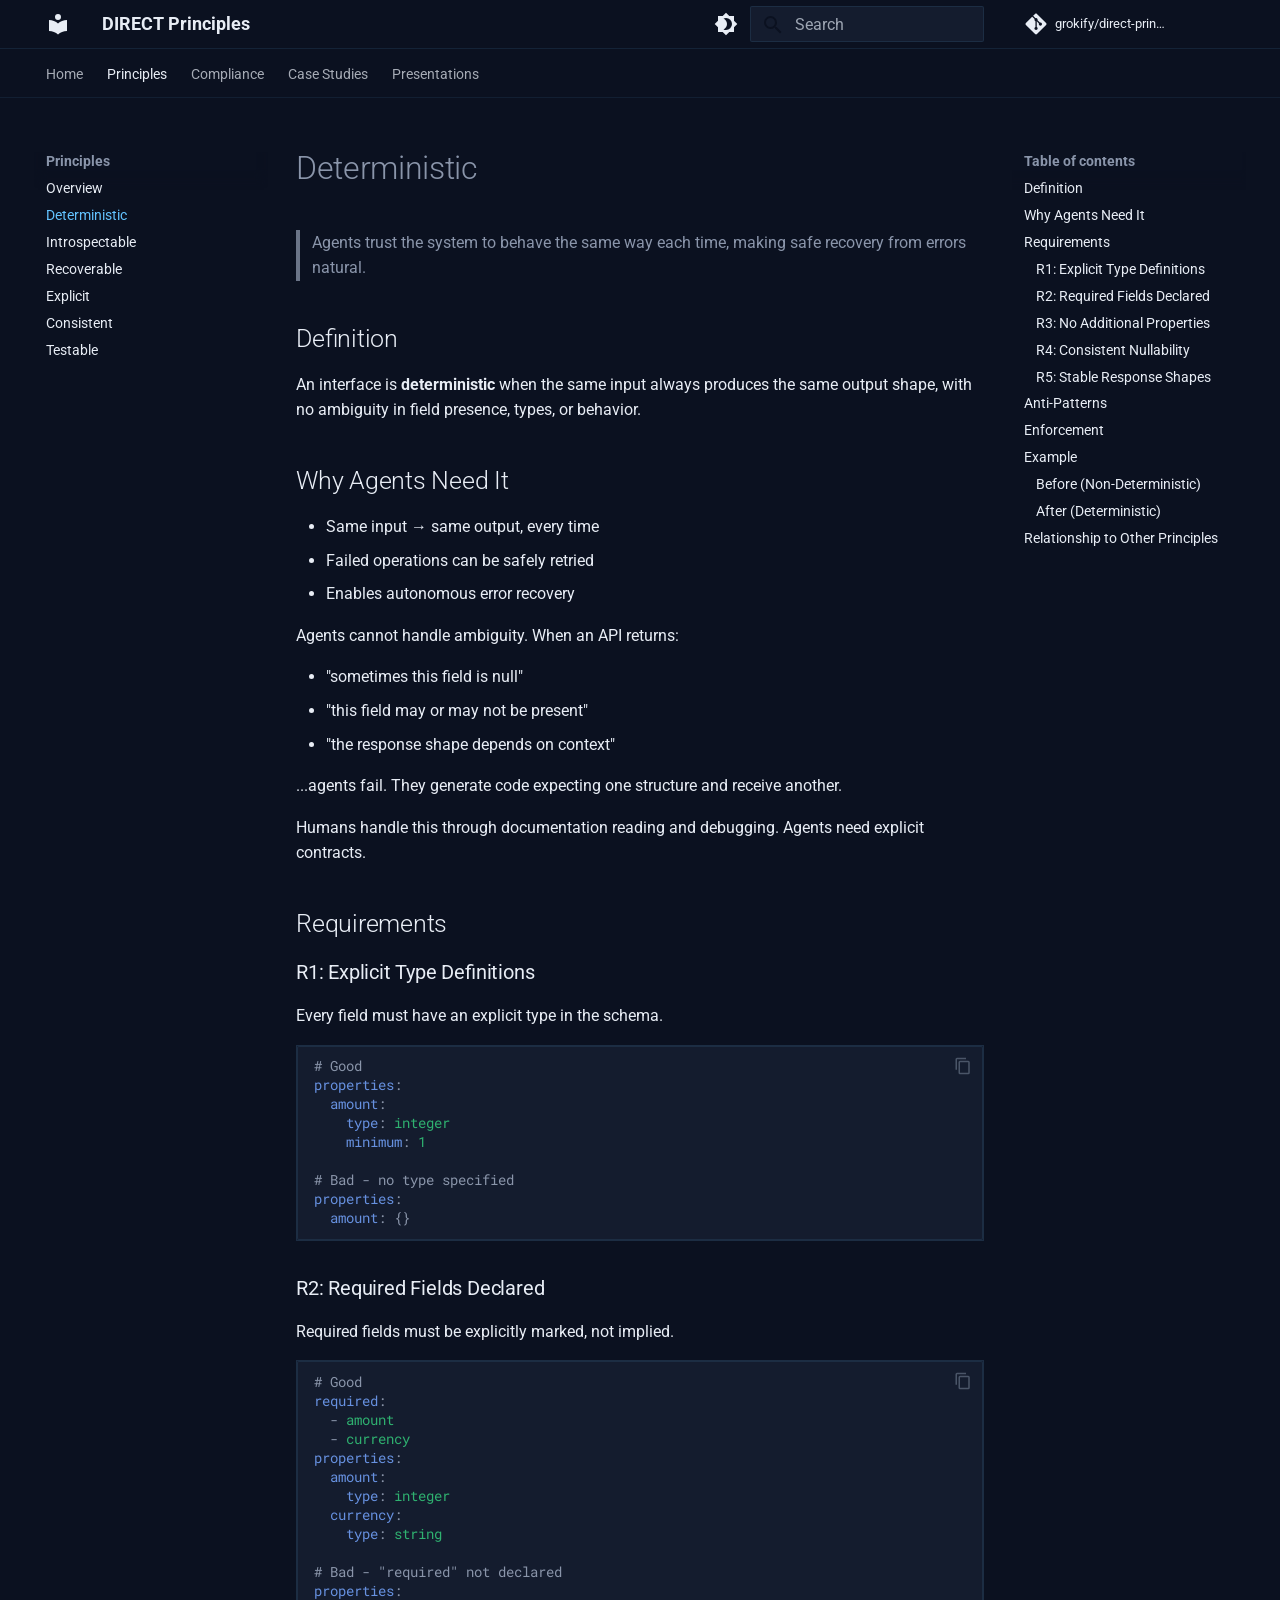
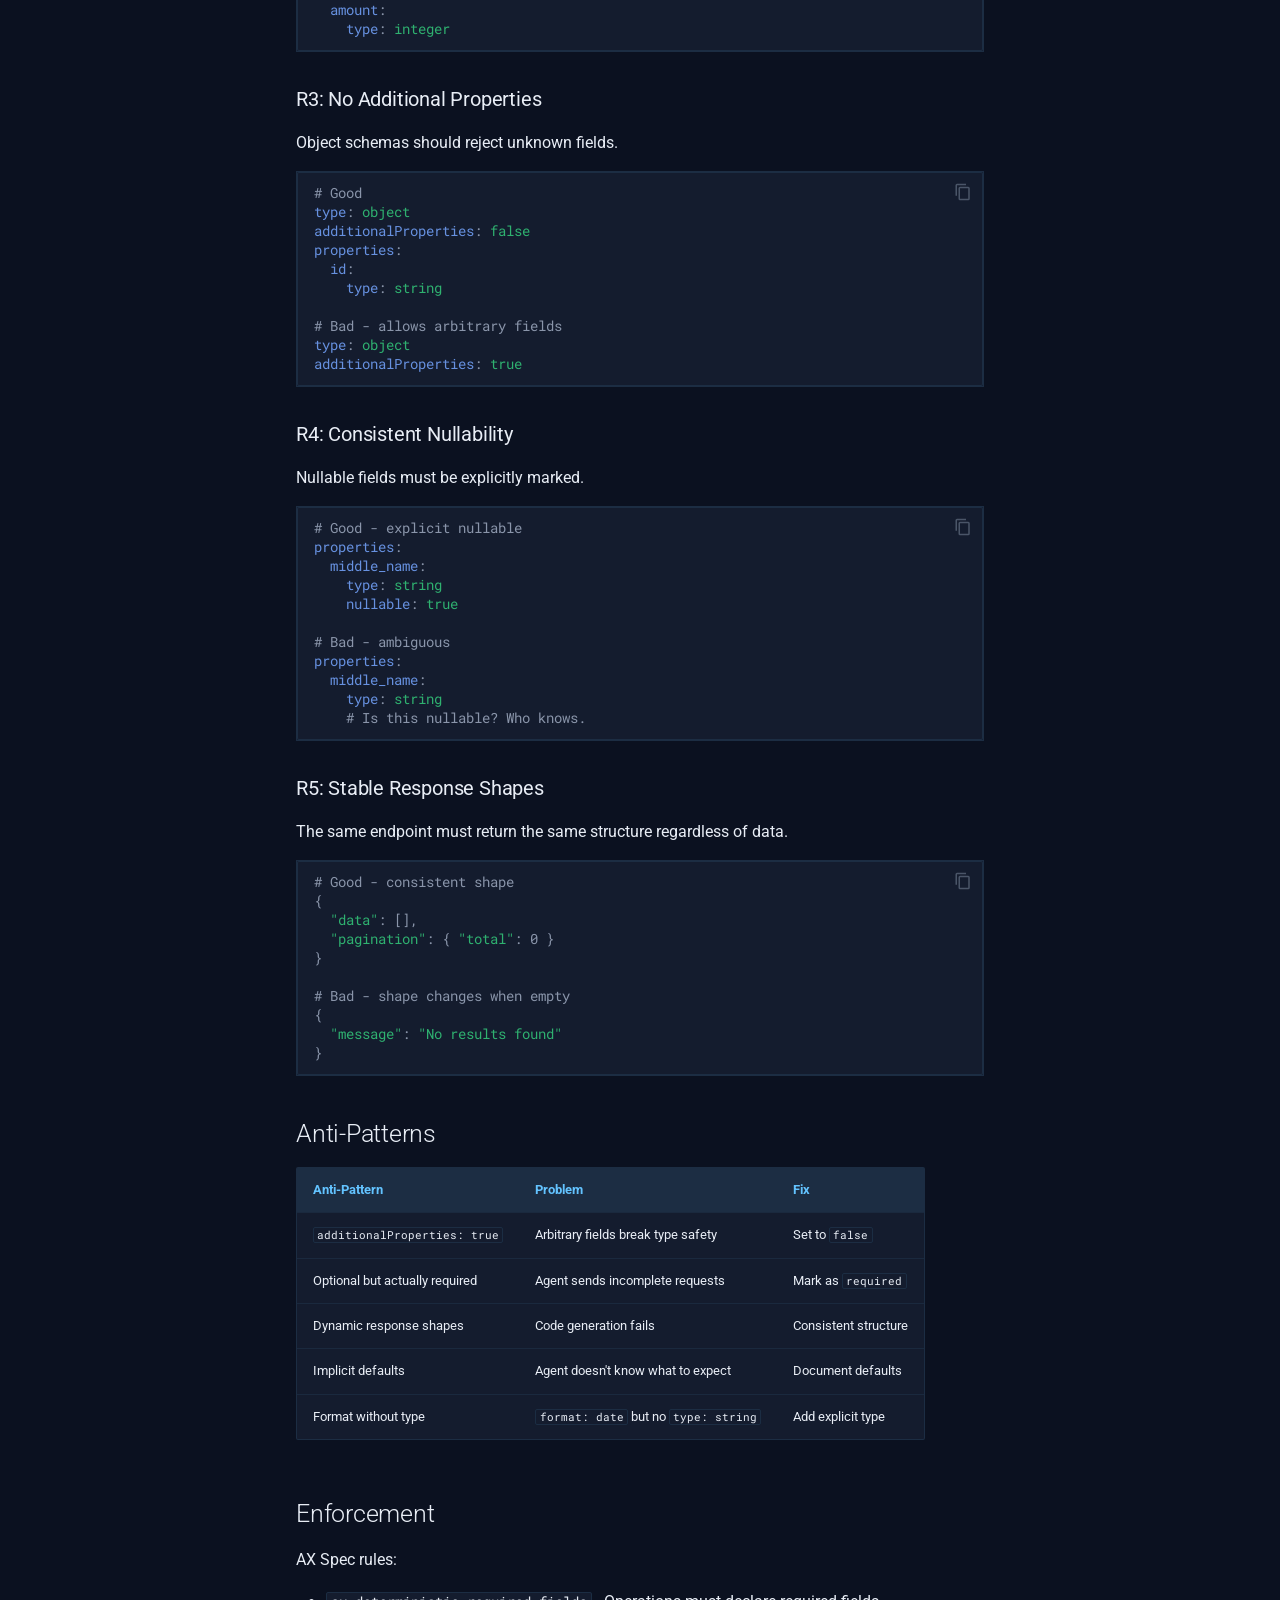
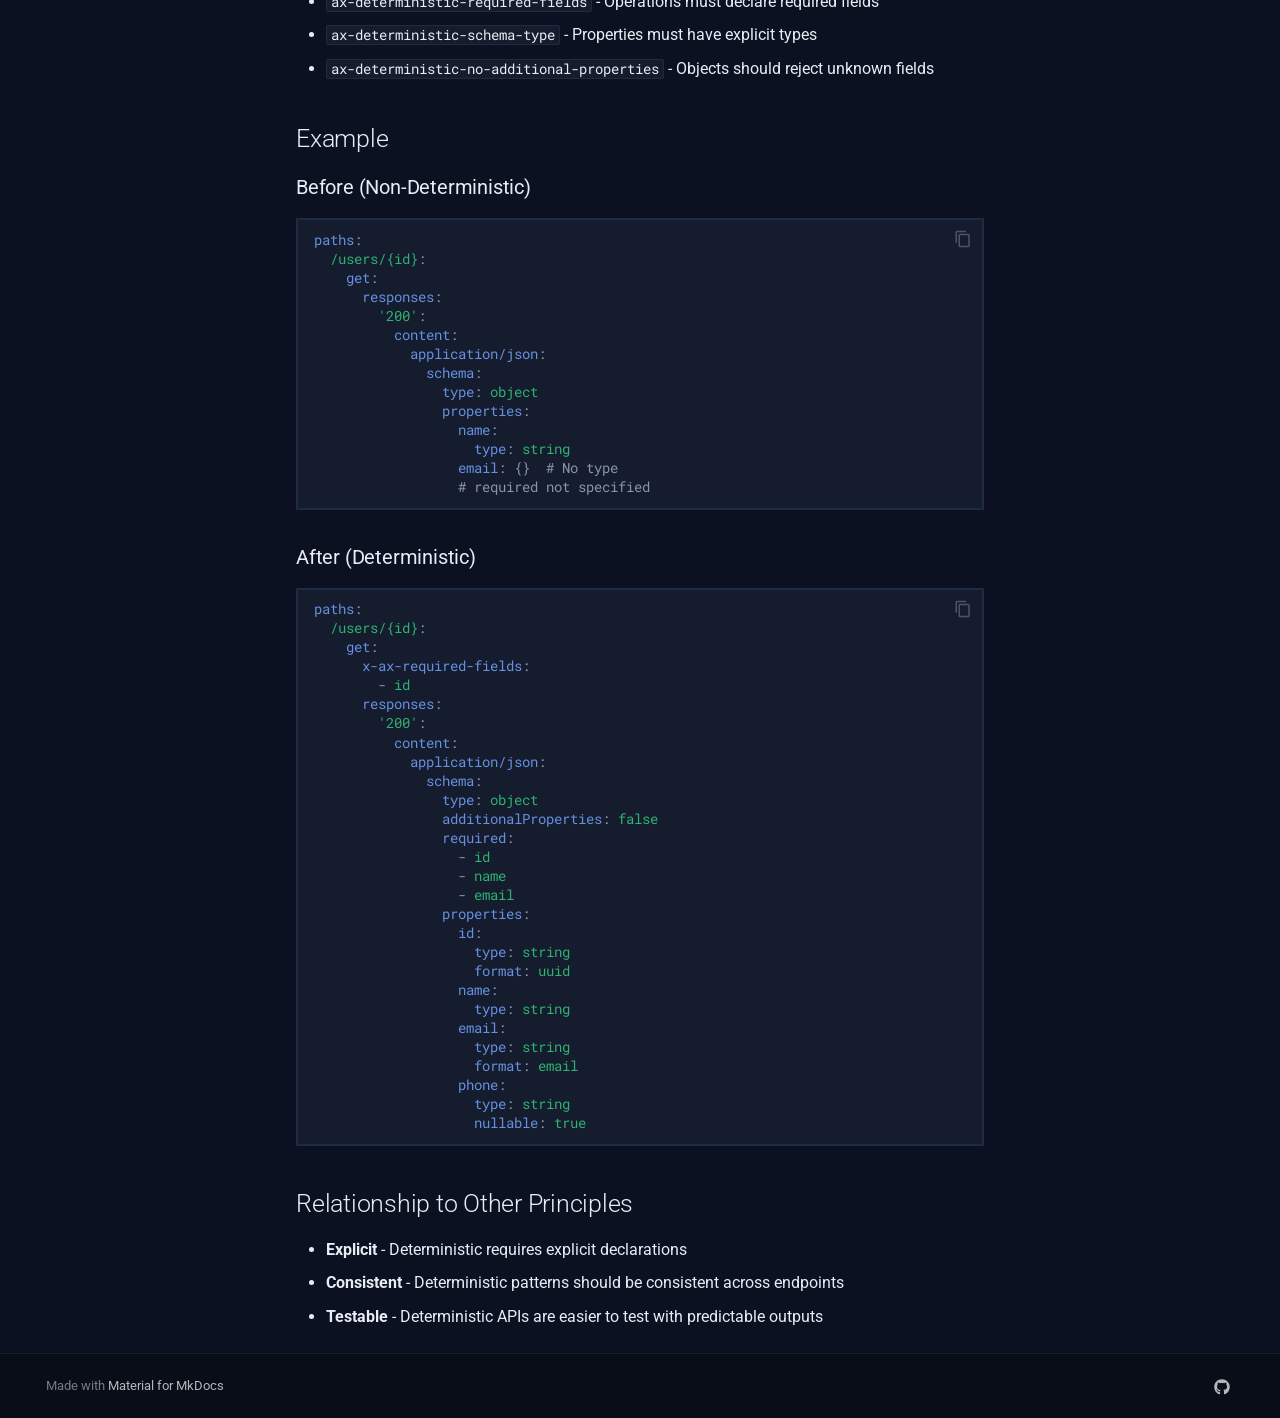
<file: principles/deterministic/index.html>
<!doctype html>
<html lang="en" class="no-js">
  <head>
    
      <meta charset="utf-8">
      <meta name="viewport" content="width=device-width,initial-scale=1">
      
        <meta name="description" content="Design principles for Agent Experience (AX)">
      
      
      
        <link rel="canonical" href="https://grokify.github.io/direct-principles/principles/deterministic/">
      
      
        <link rel="prev" href="../">
      
      
        <link rel="next" href="../introspectable/">
      
      
      <link rel="icon" href="../../assets/images/favicon.png">
      <meta name="generator" content="mkdocs-1.6.1, mkdocs-material-9.6.18">
    
    
      
        <title>Deterministic - DIRECT Principles</title>
      
    
    
      <link rel="stylesheet" href="../../assets/stylesheets/main.7e37652d.min.css">
      
        
        <link rel="stylesheet" href="../../assets/stylesheets/palette.06af60db.min.css">
      
      


    
    
      
    
    
      
        
        
        <link rel="preconnect" href="https://fonts.gstatic.com" crossorigin>
        <link rel="stylesheet" href="https://fonts.googleapis.com/css?family=Roboto:300,300i,400,400i,700,700i%7CRoboto+Mono:400,400i,700,700i&display=fallback">
        <style>:root{--md-text-font:"Roboto";--md-code-font:"Roboto Mono"}</style>
      
    
    
      <link rel="stylesheet" href="../../stylesheets/custom.css">
    
    <script>__md_scope=new URL("../..",location),__md_hash=e=>[...e].reduce(((e,_)=>(e<<5)-e+_.charCodeAt(0)),0),__md_get=(e,_=localStorage,t=__md_scope)=>JSON.parse(_.getItem(t.pathname+"."+e)),__md_set=(e,_,t=localStorage,a=__md_scope)=>{try{t.setItem(a.pathname+"."+e,JSON.stringify(_))}catch(e){}}</script>
    
      

    
    
    
  </head>
  
  
    
    
      
    
    
    
    
    <body dir="ltr" data-md-color-scheme="slate" data-md-color-primary="custom" data-md-color-accent="custom">
  
    
    <input class="md-toggle" data-md-toggle="drawer" type="checkbox" id="__drawer" autocomplete="off">
    <input class="md-toggle" data-md-toggle="search" type="checkbox" id="__search" autocomplete="off">
    <label class="md-overlay" for="__drawer"></label>
    <div data-md-component="skip">
      
        
        <a href="#deterministic" class="md-skip">
          Skip to content
        </a>
      
    </div>
    <div data-md-component="announce">
      
    </div>
    
    
      

<header class="md-header" data-md-component="header">
  <nav class="md-header__inner md-grid" aria-label="Header">
    <a href="../.." title="DIRECT Principles" class="md-header__button md-logo" aria-label="DIRECT Principles" data-md-component="logo">
      
  
  <svg xmlns="http://www.w3.org/2000/svg" viewBox="0 0 24 24"><path d="M12 8a3 3 0 0 0 3-3 3 3 0 0 0-3-3 3 3 0 0 0-3 3 3 3 0 0 0 3 3m0 3.54C9.64 9.35 6.5 8 3 8v11c3.5 0 6.64 1.35 9 3.54 2.36-2.19 5.5-3.54 9-3.54V8c-3.5 0-6.64 1.35-9 3.54"/></svg>

    </a>
    <label class="md-header__button md-icon" for="__drawer">
      
      <svg xmlns="http://www.w3.org/2000/svg" viewBox="0 0 24 24"><path d="M3 6h18v2H3zm0 5h18v2H3zm0 5h18v2H3z"/></svg>
    </label>
    <div class="md-header__title" data-md-component="header-title">
      <div class="md-header__ellipsis">
        <div class="md-header__topic">
          <span class="md-ellipsis">
            DIRECT Principles
          </span>
        </div>
        <div class="md-header__topic" data-md-component="header-topic">
          <span class="md-ellipsis">
            
              Deterministic
            
          </span>
        </div>
      </div>
    </div>
    
      
        <form class="md-header__option" data-md-component="palette">
  
    
    
    
    <input class="md-option" data-md-color-media="" data-md-color-scheme="slate" data-md-color-primary="custom" data-md-color-accent="custom"  aria-label="Switch to light mode"  type="radio" name="__palette" id="__palette_0">
    
      <label class="md-header__button md-icon" title="Switch to light mode" for="__palette_1" hidden>
        <svg xmlns="http://www.w3.org/2000/svg" viewBox="0 0 24 24"><path d="M12 18c-.89 0-1.74-.2-2.5-.55C11.56 16.5 13 14.42 13 12s-1.44-4.5-3.5-5.45C10.26 6.2 11.11 6 12 6a6 6 0 0 1 6 6 6 6 0 0 1-6 6m8-9.31V4h-4.69L12 .69 8.69 4H4v4.69L.69 12 4 15.31V20h4.69L12 23.31 15.31 20H20v-4.69L23.31 12z"/></svg>
      </label>
    
  
    
    
    
    <input class="md-option" data-md-color-media="" data-md-color-scheme="default" data-md-color-primary="indigo" data-md-color-accent="indigo"  aria-label="Switch to dark mode"  type="radio" name="__palette" id="__palette_1">
    
      <label class="md-header__button md-icon" title="Switch to dark mode" for="__palette_0" hidden>
        <svg xmlns="http://www.w3.org/2000/svg" viewBox="0 0 24 24"><path d="M12 8a4 4 0 0 0-4 4 4 4 0 0 0 4 4 4 4 0 0 0 4-4 4 4 0 0 0-4-4m0 10a6 6 0 0 1-6-6 6 6 0 0 1 6-6 6 6 0 0 1 6 6 6 6 0 0 1-6 6m8-9.31V4h-4.69L12 .69 8.69 4H4v4.69L.69 12 4 15.31V20h4.69L12 23.31 15.31 20H20v-4.69L23.31 12z"/></svg>
      </label>
    
  
</form>
      
    
    
      <script>var palette=__md_get("__palette");if(palette&&palette.color){if("(prefers-color-scheme)"===palette.color.media){var media=matchMedia("(prefers-color-scheme: light)"),input=document.querySelector(media.matches?"[data-md-color-media='(prefers-color-scheme: light)']":"[data-md-color-media='(prefers-color-scheme: dark)']");palette.color.media=input.getAttribute("data-md-color-media"),palette.color.scheme=input.getAttribute("data-md-color-scheme"),palette.color.primary=input.getAttribute("data-md-color-primary"),palette.color.accent=input.getAttribute("data-md-color-accent")}for(var[key,value]of Object.entries(palette.color))document.body.setAttribute("data-md-color-"+key,value)}</script>
    
    
    
      
      
        <label class="md-header__button md-icon" for="__search">
          
          <svg xmlns="http://www.w3.org/2000/svg" viewBox="0 0 24 24"><path d="M9.5 3A6.5 6.5 0 0 1 16 9.5c0 1.61-.59 3.09-1.56 4.23l.27.27h.79l5 5-1.5 1.5-5-5v-.79l-.27-.27A6.52 6.52 0 0 1 9.5 16 6.5 6.5 0 0 1 3 9.5 6.5 6.5 0 0 1 9.5 3m0 2C7 5 5 7 5 9.5S7 14 9.5 14 14 12 14 9.5 12 5 9.5 5"/></svg>
        </label>
        <div class="md-search" data-md-component="search" role="dialog">
  <label class="md-search__overlay" for="__search"></label>
  <div class="md-search__inner" role="search">
    <form class="md-search__form" name="search">
      <input type="text" class="md-search__input" name="query" aria-label="Search" placeholder="Search" autocapitalize="off" autocorrect="off" autocomplete="off" spellcheck="false" data-md-component="search-query" required>
      <label class="md-search__icon md-icon" for="__search">
        
        <svg xmlns="http://www.w3.org/2000/svg" viewBox="0 0 24 24"><path d="M9.5 3A6.5 6.5 0 0 1 16 9.5c0 1.61-.59 3.09-1.56 4.23l.27.27h.79l5 5-1.5 1.5-5-5v-.79l-.27-.27A6.52 6.52 0 0 1 9.5 16 6.5 6.5 0 0 1 3 9.5 6.5 6.5 0 0 1 9.5 3m0 2C7 5 5 7 5 9.5S7 14 9.5 14 14 12 14 9.5 12 5 9.5 5"/></svg>
        
        <svg xmlns="http://www.w3.org/2000/svg" viewBox="0 0 24 24"><path d="M20 11v2H8l5.5 5.5-1.42 1.42L4.16 12l7.92-7.92L13.5 5.5 8 11z"/></svg>
      </label>
      <nav class="md-search__options" aria-label="Search">
        
        <button type="reset" class="md-search__icon md-icon" title="Clear" aria-label="Clear" tabindex="-1">
          
          <svg xmlns="http://www.w3.org/2000/svg" viewBox="0 0 24 24"><path d="M19 6.41 17.59 5 12 10.59 6.41 5 5 6.41 10.59 12 5 17.59 6.41 19 12 13.41 17.59 19 19 17.59 13.41 12z"/></svg>
        </button>
      </nav>
      
        <div class="md-search__suggest" data-md-component="search-suggest"></div>
      
    </form>
    <div class="md-search__output">
      <div class="md-search__scrollwrap" tabindex="0" data-md-scrollfix>
        <div class="md-search-result" data-md-component="search-result">
          <div class="md-search-result__meta">
            Initializing search
          </div>
          <ol class="md-search-result__list" role="presentation"></ol>
        </div>
      </div>
    </div>
  </div>
</div>
      
    
    
      <div class="md-header__source">
        <a href="https://github.com/grokify/direct-principles" title="Go to repository" class="md-source" data-md-component="source">
  <div class="md-source__icon md-icon">
    
    <svg xmlns="http://www.w3.org/2000/svg" viewBox="0 0 448 512"><!--! Font Awesome Free 7.0.0 by @fontawesome - https://fontawesome.com License - https://fontawesome.com/license/free (Icons: CC BY 4.0, Fonts: SIL OFL 1.1, Code: MIT License) Copyright 2025 Fonticons, Inc.--><path fill="currentColor" d="M439.6 236.1 244 40.5c-5.4-5.5-12.8-8.5-20.4-8.5s-15 3-20.4 8.4L162.5 81l51.5 51.5c27.1-9.1 52.7 16.8 43.4 43.7l49.7 49.7c34.2-11.8 61.2 31 35.5 56.7-26.5 26.5-70.2-2.9-56-37.3L240.3 199v121.9c25.3 12.5 22.3 41.8 9.1 55-6.4 6.4-15.2 10.1-24.3 10.1s-17.8-3.6-24.3-10.1c-17.6-17.6-11.1-46.9 11.2-56v-123c-20.8-8.5-24.6-30.7-18.6-45L142.6 101 8.5 235.1C3 240.6 0 247.9 0 255.5s3 15 8.5 20.4l195.6 195.7c5.4 5.4 12.7 8.4 20.4 8.4s15-3 20.4-8.4l194.7-194.7c5.4-5.4 8.4-12.8 8.4-20.4s-3-15-8.4-20.4"/></svg>
  </div>
  <div class="md-source__repository">
    grokify/direct-principles
  </div>
</a>
      </div>
    
  </nav>
  
</header>
    
    <div class="md-container" data-md-component="container">
      
      
        
          
            
<nav class="md-tabs" aria-label="Tabs" data-md-component="tabs">
  <div class="md-grid">
    <ul class="md-tabs__list">
      
        
  
  
  
  
    <li class="md-tabs__item">
      <a href="../../home/" class="md-tabs__link">
        
  
  
    
  
  Home

      </a>
    </li>
  

      
        
  
  
  
    
  
  
    
    
      <li class="md-tabs__item md-tabs__item--active">
        <a href="../" class="md-tabs__link">
          
  
  
  Principles

        </a>
      </li>
    
  

      
        
  
  
  
  
    
    
      <li class="md-tabs__item">
        <a href="../../compliance/levels/" class="md-tabs__link">
          
  
  
  Compliance

        </a>
      </li>
    
  

      
        
  
  
  
  
    
    
      <li class="md-tabs__item">
        <a href="../../case-studies/agent-tooling-ecosystem/" class="md-tabs__link">
          
  
  
  Case Studies

        </a>
      </li>
    
  

      
        
  
  
  
  
    
    
      <li class="md-tabs__item">
        <a href="../../presentations/direct-overview/" class="md-tabs__link">
          
  
  
  Presentations

        </a>
      </li>
    
  

      
    </ul>
  </div>
</nav>
          
        
      
      <main class="md-main" data-md-component="main">
        <div class="md-main__inner md-grid">
          
            
              
              <div class="md-sidebar md-sidebar--primary" data-md-component="sidebar" data-md-type="navigation" >
                <div class="md-sidebar__scrollwrap">
                  <div class="md-sidebar__inner">
                    


  


<nav class="md-nav md-nav--primary md-nav--lifted" aria-label="Navigation" data-md-level="0">
  <label class="md-nav__title" for="__drawer">
    <a href="../.." title="DIRECT Principles" class="md-nav__button md-logo" aria-label="DIRECT Principles" data-md-component="logo">
      
  
  <svg xmlns="http://www.w3.org/2000/svg" viewBox="0 0 24 24"><path d="M12 8a3 3 0 0 0 3-3 3 3 0 0 0-3-3 3 3 0 0 0-3 3 3 3 0 0 0 3 3m0 3.54C9.64 9.35 6.5 8 3 8v11c3.5 0 6.64 1.35 9 3.54 2.36-2.19 5.5-3.54 9-3.54V8c-3.5 0-6.64 1.35-9 3.54"/></svg>

    </a>
    DIRECT Principles
  </label>
  
    <div class="md-nav__source">
      <a href="https://github.com/grokify/direct-principles" title="Go to repository" class="md-source" data-md-component="source">
  <div class="md-source__icon md-icon">
    
    <svg xmlns="http://www.w3.org/2000/svg" viewBox="0 0 448 512"><!--! Font Awesome Free 7.0.0 by @fontawesome - https://fontawesome.com License - https://fontawesome.com/license/free (Icons: CC BY 4.0, Fonts: SIL OFL 1.1, Code: MIT License) Copyright 2025 Fonticons, Inc.--><path fill="currentColor" d="M439.6 236.1 244 40.5c-5.4-5.5-12.8-8.5-20.4-8.5s-15 3-20.4 8.4L162.5 81l51.5 51.5c27.1-9.1 52.7 16.8 43.4 43.7l49.7 49.7c34.2-11.8 61.2 31 35.5 56.7-26.5 26.5-70.2-2.9-56-37.3L240.3 199v121.9c25.3 12.5 22.3 41.8 9.1 55-6.4 6.4-15.2 10.1-24.3 10.1s-17.8-3.6-24.3-10.1c-17.6-17.6-11.1-46.9 11.2-56v-123c-20.8-8.5-24.6-30.7-18.6-45L142.6 101 8.5 235.1C3 240.6 0 247.9 0 255.5s3 15 8.5 20.4l195.6 195.7c5.4 5.4 12.7 8.4 20.4 8.4s15-3 20.4-8.4l194.7-194.7c5.4-5.4 8.4-12.8 8.4-20.4s-3-15-8.4-20.4"/></svg>
  </div>
  <div class="md-source__repository">
    grokify/direct-principles
  </div>
</a>
    </div>
  
  <ul class="md-nav__list" data-md-scrollfix>
    
      
      
  
  
  
  
    <li class="md-nav__item">
      <a href="../../home/" class="md-nav__link">
        
  
  
  <span class="md-ellipsis">
    Home
    
  </span>
  

      </a>
    </li>
  

    
      
      
  
  
    
  
  
  
    
    
    
    
      
        
        
      
      
        
      
    
    
    <li class="md-nav__item md-nav__item--active md-nav__item--section md-nav__item--nested">
      
        
        
        <input class="md-nav__toggle md-toggle " type="checkbox" id="__nav_2" checked>
        
          
          <label class="md-nav__link" for="__nav_2" id="__nav_2_label" tabindex="">
            
  
  
  <span class="md-ellipsis">
    Principles
    
  </span>
  

            <span class="md-nav__icon md-icon"></span>
          </label>
        
        <nav class="md-nav" data-md-level="1" aria-labelledby="__nav_2_label" aria-expanded="true">
          <label class="md-nav__title" for="__nav_2">
            <span class="md-nav__icon md-icon"></span>
            Principles
          </label>
          <ul class="md-nav__list" data-md-scrollfix>
            
              
                
  
  
  
  
    <li class="md-nav__item">
      <a href="../" class="md-nav__link">
        
  
  
  <span class="md-ellipsis">
    Overview
    
  </span>
  

      </a>
    </li>
  

              
            
              
                
  
  
    
  
  
  
    <li class="md-nav__item md-nav__item--active">
      
      <input class="md-nav__toggle md-toggle" type="checkbox" id="__toc">
      
      
        
      
      
        <label class="md-nav__link md-nav__link--active" for="__toc">
          
  
  
  <span class="md-ellipsis">
    Deterministic
    
  </span>
  

          <span class="md-nav__icon md-icon"></span>
        </label>
      
      <a href="./" class="md-nav__link md-nav__link--active">
        
  
  
  <span class="md-ellipsis">
    Deterministic
    
  </span>
  

      </a>
      
        

<nav class="md-nav md-nav--secondary" aria-label="Table of contents">
  
  
  
    
  
  
    <label class="md-nav__title" for="__toc">
      <span class="md-nav__icon md-icon"></span>
      Table of contents
    </label>
    <ul class="md-nav__list" data-md-component="toc" data-md-scrollfix>
      
        <li class="md-nav__item">
  <a href="#definition" class="md-nav__link">
    <span class="md-ellipsis">
      Definition
    </span>
  </a>
  
</li>
      
        <li class="md-nav__item">
  <a href="#why-agents-need-it" class="md-nav__link">
    <span class="md-ellipsis">
      Why Agents Need It
    </span>
  </a>
  
</li>
      
        <li class="md-nav__item">
  <a href="#requirements" class="md-nav__link">
    <span class="md-ellipsis">
      Requirements
    </span>
  </a>
  
    <nav class="md-nav" aria-label="Requirements">
      <ul class="md-nav__list">
        
          <li class="md-nav__item">
  <a href="#r1-explicit-type-definitions" class="md-nav__link">
    <span class="md-ellipsis">
      R1: Explicit Type Definitions
    </span>
  </a>
  
</li>
        
          <li class="md-nav__item">
  <a href="#r2-required-fields-declared" class="md-nav__link">
    <span class="md-ellipsis">
      R2: Required Fields Declared
    </span>
  </a>
  
</li>
        
          <li class="md-nav__item">
  <a href="#r3-no-additional-properties" class="md-nav__link">
    <span class="md-ellipsis">
      R3: No Additional Properties
    </span>
  </a>
  
</li>
        
          <li class="md-nav__item">
  <a href="#r4-consistent-nullability" class="md-nav__link">
    <span class="md-ellipsis">
      R4: Consistent Nullability
    </span>
  </a>
  
</li>
        
          <li class="md-nav__item">
  <a href="#r5-stable-response-shapes" class="md-nav__link">
    <span class="md-ellipsis">
      R5: Stable Response Shapes
    </span>
  </a>
  
</li>
        
      </ul>
    </nav>
  
</li>
      
        <li class="md-nav__item">
  <a href="#anti-patterns" class="md-nav__link">
    <span class="md-ellipsis">
      Anti-Patterns
    </span>
  </a>
  
</li>
      
        <li class="md-nav__item">
  <a href="#enforcement" class="md-nav__link">
    <span class="md-ellipsis">
      Enforcement
    </span>
  </a>
  
</li>
      
        <li class="md-nav__item">
  <a href="#example" class="md-nav__link">
    <span class="md-ellipsis">
      Example
    </span>
  </a>
  
    <nav class="md-nav" aria-label="Example">
      <ul class="md-nav__list">
        
          <li class="md-nav__item">
  <a href="#before-non-deterministic" class="md-nav__link">
    <span class="md-ellipsis">
      Before (Non-Deterministic)
    </span>
  </a>
  
</li>
        
          <li class="md-nav__item">
  <a href="#after-deterministic" class="md-nav__link">
    <span class="md-ellipsis">
      After (Deterministic)
    </span>
  </a>
  
</li>
        
      </ul>
    </nav>
  
</li>
      
        <li class="md-nav__item">
  <a href="#relationship-to-other-principles" class="md-nav__link">
    <span class="md-ellipsis">
      Relationship to Other Principles
    </span>
  </a>
  
</li>
      
    </ul>
  
</nav>
      
    </li>
  

              
            
              
                
  
  
  
  
    <li class="md-nav__item">
      <a href="../introspectable/" class="md-nav__link">
        
  
  
  <span class="md-ellipsis">
    Introspectable
    
  </span>
  

      </a>
    </li>
  

              
            
              
                
  
  
  
  
    <li class="md-nav__item">
      <a href="../recoverable/" class="md-nav__link">
        
  
  
  <span class="md-ellipsis">
    Recoverable
    
  </span>
  

      </a>
    </li>
  

              
            
              
                
  
  
  
  
    <li class="md-nav__item">
      <a href="../explicit/" class="md-nav__link">
        
  
  
  <span class="md-ellipsis">
    Explicit
    
  </span>
  

      </a>
    </li>
  

              
            
              
                
  
  
  
  
    <li class="md-nav__item">
      <a href="../consistent/" class="md-nav__link">
        
  
  
  <span class="md-ellipsis">
    Consistent
    
  </span>
  

      </a>
    </li>
  

              
            
              
                
  
  
  
  
    <li class="md-nav__item">
      <a href="../testable/" class="md-nav__link">
        
  
  
  <span class="md-ellipsis">
    Testable
    
  </span>
  

      </a>
    </li>
  

              
            
          </ul>
        </nav>
      
    </li>
  

    
      
      
  
  
  
  
    
    
    
    
      
      
        
      
    
    
    <li class="md-nav__item md-nav__item--nested">
      
        
        
          
        
        <input class="md-nav__toggle md-toggle md-toggle--indeterminate" type="checkbox" id="__nav_3" >
        
          
          <label class="md-nav__link" for="__nav_3" id="__nav_3_label" tabindex="0">
            
  
  
  <span class="md-ellipsis">
    Compliance
    
  </span>
  

            <span class="md-nav__icon md-icon"></span>
          </label>
        
        <nav class="md-nav" data-md-level="1" aria-labelledby="__nav_3_label" aria-expanded="false">
          <label class="md-nav__title" for="__nav_3">
            <span class="md-nav__icon md-icon"></span>
            Compliance
          </label>
          <ul class="md-nav__list" data-md-scrollfix>
            
              
                
  
  
  
  
    <li class="md-nav__item">
      <a href="../../compliance/levels/" class="md-nav__link">
        
  
  
  <span class="md-ellipsis">
    Levels
    
  </span>
  

      </a>
    </li>
  

              
            
          </ul>
        </nav>
      
    </li>
  

    
      
      
  
  
  
  
    
    
    
    
      
      
        
      
    
    
    <li class="md-nav__item md-nav__item--nested">
      
        
        
          
        
        <input class="md-nav__toggle md-toggle md-toggle--indeterminate" type="checkbox" id="__nav_4" >
        
          
          <label class="md-nav__link" for="__nav_4" id="__nav_4_label" tabindex="0">
            
  
  
  <span class="md-ellipsis">
    Case Studies
    
  </span>
  

            <span class="md-nav__icon md-icon"></span>
          </label>
        
        <nav class="md-nav" data-md-level="1" aria-labelledby="__nav_4_label" aria-expanded="false">
          <label class="md-nav__title" for="__nav_4">
            <span class="md-nav__icon md-icon"></span>
            Case Studies
          </label>
          <ul class="md-nav__list" data-md-scrollfix>
            
              
                
  
  
  
  
    <li class="md-nav__item">
      <a href="../../case-studies/agent-tooling-ecosystem/" class="md-nav__link">
        
  
  
  <span class="md-ellipsis">
    Agent Tooling Ecosystem
    
  </span>
  

      </a>
    </li>
  

              
            
          </ul>
        </nav>
      
    </li>
  

    
      
      
  
  
  
  
    
    
    
    
      
      
        
      
    
    
    <li class="md-nav__item md-nav__item--nested">
      
        
        
          
        
        <input class="md-nav__toggle md-toggle md-toggle--indeterminate" type="checkbox" id="__nav_5" >
        
          
          <label class="md-nav__link" for="__nav_5" id="__nav_5_label" tabindex="0">
            
  
  
  <span class="md-ellipsis">
    Presentations
    
  </span>
  

            <span class="md-nav__icon md-icon"></span>
          </label>
        
        <nav class="md-nav" data-md-level="1" aria-labelledby="__nav_5_label" aria-expanded="false">
          <label class="md-nav__title" for="__nav_5">
            <span class="md-nav__icon md-icon"></span>
            Presentations
          </label>
          <ul class="md-nav__list" data-md-scrollfix>
            
              
                
  
  
  
  
    <li class="md-nav__item">
      <a href="../../presentations/direct-overview/" class="md-nav__link">
        
  
  
  <span class="md-ellipsis">
    DIRECT Overview
    
  </span>
  

      </a>
    </li>
  

              
            
          </ul>
        </nav>
      
    </li>
  

    
  </ul>
</nav>
                  </div>
                </div>
              </div>
            
            
              
              <div class="md-sidebar md-sidebar--secondary" data-md-component="sidebar" data-md-type="toc" >
                <div class="md-sidebar__scrollwrap">
                  <div class="md-sidebar__inner">
                    

<nav class="md-nav md-nav--secondary" aria-label="Table of contents">
  
  
  
    
  
  
    <label class="md-nav__title" for="__toc">
      <span class="md-nav__icon md-icon"></span>
      Table of contents
    </label>
    <ul class="md-nav__list" data-md-component="toc" data-md-scrollfix>
      
        <li class="md-nav__item">
  <a href="#definition" class="md-nav__link">
    <span class="md-ellipsis">
      Definition
    </span>
  </a>
  
</li>
      
        <li class="md-nav__item">
  <a href="#why-agents-need-it" class="md-nav__link">
    <span class="md-ellipsis">
      Why Agents Need It
    </span>
  </a>
  
</li>
      
        <li class="md-nav__item">
  <a href="#requirements" class="md-nav__link">
    <span class="md-ellipsis">
      Requirements
    </span>
  </a>
  
    <nav class="md-nav" aria-label="Requirements">
      <ul class="md-nav__list">
        
          <li class="md-nav__item">
  <a href="#r1-explicit-type-definitions" class="md-nav__link">
    <span class="md-ellipsis">
      R1: Explicit Type Definitions
    </span>
  </a>
  
</li>
        
          <li class="md-nav__item">
  <a href="#r2-required-fields-declared" class="md-nav__link">
    <span class="md-ellipsis">
      R2: Required Fields Declared
    </span>
  </a>
  
</li>
        
          <li class="md-nav__item">
  <a href="#r3-no-additional-properties" class="md-nav__link">
    <span class="md-ellipsis">
      R3: No Additional Properties
    </span>
  </a>
  
</li>
        
          <li class="md-nav__item">
  <a href="#r4-consistent-nullability" class="md-nav__link">
    <span class="md-ellipsis">
      R4: Consistent Nullability
    </span>
  </a>
  
</li>
        
          <li class="md-nav__item">
  <a href="#r5-stable-response-shapes" class="md-nav__link">
    <span class="md-ellipsis">
      R5: Stable Response Shapes
    </span>
  </a>
  
</li>
        
      </ul>
    </nav>
  
</li>
      
        <li class="md-nav__item">
  <a href="#anti-patterns" class="md-nav__link">
    <span class="md-ellipsis">
      Anti-Patterns
    </span>
  </a>
  
</li>
      
        <li class="md-nav__item">
  <a href="#enforcement" class="md-nav__link">
    <span class="md-ellipsis">
      Enforcement
    </span>
  </a>
  
</li>
      
        <li class="md-nav__item">
  <a href="#example" class="md-nav__link">
    <span class="md-ellipsis">
      Example
    </span>
  </a>
  
    <nav class="md-nav" aria-label="Example">
      <ul class="md-nav__list">
        
          <li class="md-nav__item">
  <a href="#before-non-deterministic" class="md-nav__link">
    <span class="md-ellipsis">
      Before (Non-Deterministic)
    </span>
  </a>
  
</li>
        
          <li class="md-nav__item">
  <a href="#after-deterministic" class="md-nav__link">
    <span class="md-ellipsis">
      After (Deterministic)
    </span>
  </a>
  
</li>
        
      </ul>
    </nav>
  
</li>
      
        <li class="md-nav__item">
  <a href="#relationship-to-other-principles" class="md-nav__link">
    <span class="md-ellipsis">
      Relationship to Other Principles
    </span>
  </a>
  
</li>
      
    </ul>
  
</nav>
                  </div>
                </div>
              </div>
            
          
          
            <div class="md-content" data-md-component="content">
              <article class="md-content__inner md-typeset">
                
                  


  
  


<h1 id="deterministic">Deterministic<a class="headerlink" href="#deterministic" title="Permanent link">&para;</a></h1>
<blockquote>
<p>Agents trust the system to behave the same way each time, making safe recovery from errors natural.</p>
</blockquote>
<h2 id="definition">Definition<a class="headerlink" href="#definition" title="Permanent link">&para;</a></h2>
<p>An interface is <strong>deterministic</strong> when the same input always produces the same output shape, with no ambiguity in field presence, types, or behavior.</p>
<h2 id="why-agents-need-it">Why Agents Need It<a class="headerlink" href="#why-agents-need-it" title="Permanent link">&para;</a></h2>
<ul>
<li>Same input → same output, every time</li>
<li>Failed operations can be safely retried</li>
<li>Enables autonomous error recovery</li>
</ul>
<p>Agents cannot handle ambiguity. When an API returns:</p>
<ul>
<li>"sometimes this field is null"</li>
<li>"this field may or may not be present"</li>
<li>"the response shape depends on context"</li>
</ul>
<p>...agents fail. They generate code expecting one structure and receive another.</p>
<p>Humans handle this through documentation reading and debugging. Agents need explicit contracts.</p>
<h2 id="requirements">Requirements<a class="headerlink" href="#requirements" title="Permanent link">&para;</a></h2>
<h3 id="r1-explicit-type-definitions">R1: Explicit Type Definitions<a class="headerlink" href="#r1-explicit-type-definitions" title="Permanent link">&para;</a></h3>
<p>Every field must have an explicit type in the schema.</p>
<div class="highlight"><pre><span></span><code><a id="__codelineno-0-1" name="__codelineno-0-1" href="#__codelineno-0-1"></a><span class="c1"># Good</span>
<a id="__codelineno-0-2" name="__codelineno-0-2" href="#__codelineno-0-2"></a><span class="nt">properties</span><span class="p">:</span>
<a id="__codelineno-0-3" name="__codelineno-0-3" href="#__codelineno-0-3"></a><span class="w">  </span><span class="nt">amount</span><span class="p">:</span>
<a id="__codelineno-0-4" name="__codelineno-0-4" href="#__codelineno-0-4"></a><span class="w">    </span><span class="nt">type</span><span class="p">:</span><span class="w"> </span><span class="l l-Scalar l-Scalar-Plain">integer</span>
<a id="__codelineno-0-5" name="__codelineno-0-5" href="#__codelineno-0-5"></a><span class="w">    </span><span class="nt">minimum</span><span class="p">:</span><span class="w"> </span><span class="l l-Scalar l-Scalar-Plain">1</span>
<a id="__codelineno-0-6" name="__codelineno-0-6" href="#__codelineno-0-6"></a>
<a id="__codelineno-0-7" name="__codelineno-0-7" href="#__codelineno-0-7"></a><span class="c1"># Bad - no type specified</span>
<a id="__codelineno-0-8" name="__codelineno-0-8" href="#__codelineno-0-8"></a><span class="nt">properties</span><span class="p">:</span>
<a id="__codelineno-0-9" name="__codelineno-0-9" href="#__codelineno-0-9"></a><span class="w">  </span><span class="nt">amount</span><span class="p">:</span><span class="w"> </span><span class="p p-Indicator">{}</span>
</code></pre></div>
<h3 id="r2-required-fields-declared">R2: Required Fields Declared<a class="headerlink" href="#r2-required-fields-declared" title="Permanent link">&para;</a></h3>
<p>Required fields must be explicitly marked, not implied.</p>
<div class="highlight"><pre><span></span><code><a id="__codelineno-1-1" name="__codelineno-1-1" href="#__codelineno-1-1"></a><span class="c1"># Good</span>
<a id="__codelineno-1-2" name="__codelineno-1-2" href="#__codelineno-1-2"></a><span class="nt">required</span><span class="p">:</span>
<a id="__codelineno-1-3" name="__codelineno-1-3" href="#__codelineno-1-3"></a><span class="w">  </span><span class="p p-Indicator">-</span><span class="w"> </span><span class="l l-Scalar l-Scalar-Plain">amount</span>
<a id="__codelineno-1-4" name="__codelineno-1-4" href="#__codelineno-1-4"></a><span class="w">  </span><span class="p p-Indicator">-</span><span class="w"> </span><span class="l l-Scalar l-Scalar-Plain">currency</span>
<a id="__codelineno-1-5" name="__codelineno-1-5" href="#__codelineno-1-5"></a><span class="nt">properties</span><span class="p">:</span>
<a id="__codelineno-1-6" name="__codelineno-1-6" href="#__codelineno-1-6"></a><span class="w">  </span><span class="nt">amount</span><span class="p">:</span>
<a id="__codelineno-1-7" name="__codelineno-1-7" href="#__codelineno-1-7"></a><span class="w">    </span><span class="nt">type</span><span class="p">:</span><span class="w"> </span><span class="l l-Scalar l-Scalar-Plain">integer</span>
<a id="__codelineno-1-8" name="__codelineno-1-8" href="#__codelineno-1-8"></a><span class="w">  </span><span class="nt">currency</span><span class="p">:</span>
<a id="__codelineno-1-9" name="__codelineno-1-9" href="#__codelineno-1-9"></a><span class="w">    </span><span class="nt">type</span><span class="p">:</span><span class="w"> </span><span class="l l-Scalar l-Scalar-Plain">string</span>
<a id="__codelineno-1-10" name="__codelineno-1-10" href="#__codelineno-1-10"></a>
<a id="__codelineno-1-11" name="__codelineno-1-11" href="#__codelineno-1-11"></a><span class="c1"># Bad - &quot;required&quot; not declared</span>
<a id="__codelineno-1-12" name="__codelineno-1-12" href="#__codelineno-1-12"></a><span class="nt">properties</span><span class="p">:</span>
<a id="__codelineno-1-13" name="__codelineno-1-13" href="#__codelineno-1-13"></a><span class="w">  </span><span class="nt">amount</span><span class="p">:</span>
<a id="__codelineno-1-14" name="__codelineno-1-14" href="#__codelineno-1-14"></a><span class="w">    </span><span class="nt">type</span><span class="p">:</span><span class="w"> </span><span class="l l-Scalar l-Scalar-Plain">integer</span>
</code></pre></div>
<h3 id="r3-no-additional-properties">R3: No Additional Properties<a class="headerlink" href="#r3-no-additional-properties" title="Permanent link">&para;</a></h3>
<p>Object schemas should reject unknown fields.</p>
<div class="highlight"><pre><span></span><code><a id="__codelineno-2-1" name="__codelineno-2-1" href="#__codelineno-2-1"></a><span class="c1"># Good</span>
<a id="__codelineno-2-2" name="__codelineno-2-2" href="#__codelineno-2-2"></a><span class="nt">type</span><span class="p">:</span><span class="w"> </span><span class="l l-Scalar l-Scalar-Plain">object</span>
<a id="__codelineno-2-3" name="__codelineno-2-3" href="#__codelineno-2-3"></a><span class="nt">additionalProperties</span><span class="p">:</span><span class="w"> </span><span class="l l-Scalar l-Scalar-Plain">false</span>
<a id="__codelineno-2-4" name="__codelineno-2-4" href="#__codelineno-2-4"></a><span class="nt">properties</span><span class="p">:</span>
<a id="__codelineno-2-5" name="__codelineno-2-5" href="#__codelineno-2-5"></a><span class="w">  </span><span class="nt">id</span><span class="p">:</span>
<a id="__codelineno-2-6" name="__codelineno-2-6" href="#__codelineno-2-6"></a><span class="w">    </span><span class="nt">type</span><span class="p">:</span><span class="w"> </span><span class="l l-Scalar l-Scalar-Plain">string</span>
<a id="__codelineno-2-7" name="__codelineno-2-7" href="#__codelineno-2-7"></a>
<a id="__codelineno-2-8" name="__codelineno-2-8" href="#__codelineno-2-8"></a><span class="c1"># Bad - allows arbitrary fields</span>
<a id="__codelineno-2-9" name="__codelineno-2-9" href="#__codelineno-2-9"></a><span class="nt">type</span><span class="p">:</span><span class="w"> </span><span class="l l-Scalar l-Scalar-Plain">object</span>
<a id="__codelineno-2-10" name="__codelineno-2-10" href="#__codelineno-2-10"></a><span class="nt">additionalProperties</span><span class="p">:</span><span class="w"> </span><span class="l l-Scalar l-Scalar-Plain">true</span>
</code></pre></div>
<h3 id="r4-consistent-nullability">R4: Consistent Nullability<a class="headerlink" href="#r4-consistent-nullability" title="Permanent link">&para;</a></h3>
<p>Nullable fields must be explicitly marked.</p>
<div class="highlight"><pre><span></span><code><a id="__codelineno-3-1" name="__codelineno-3-1" href="#__codelineno-3-1"></a><span class="c1"># Good - explicit nullable</span>
<a id="__codelineno-3-2" name="__codelineno-3-2" href="#__codelineno-3-2"></a><span class="nt">properties</span><span class="p">:</span>
<a id="__codelineno-3-3" name="__codelineno-3-3" href="#__codelineno-3-3"></a><span class="w">  </span><span class="nt">middle_name</span><span class="p">:</span>
<a id="__codelineno-3-4" name="__codelineno-3-4" href="#__codelineno-3-4"></a><span class="w">    </span><span class="nt">type</span><span class="p">:</span><span class="w"> </span><span class="l l-Scalar l-Scalar-Plain">string</span>
<a id="__codelineno-3-5" name="__codelineno-3-5" href="#__codelineno-3-5"></a><span class="w">    </span><span class="nt">nullable</span><span class="p">:</span><span class="w"> </span><span class="l l-Scalar l-Scalar-Plain">true</span>
<a id="__codelineno-3-6" name="__codelineno-3-6" href="#__codelineno-3-6"></a>
<a id="__codelineno-3-7" name="__codelineno-3-7" href="#__codelineno-3-7"></a><span class="c1"># Bad - ambiguous</span>
<a id="__codelineno-3-8" name="__codelineno-3-8" href="#__codelineno-3-8"></a><span class="nt">properties</span><span class="p">:</span>
<a id="__codelineno-3-9" name="__codelineno-3-9" href="#__codelineno-3-9"></a><span class="w">  </span><span class="nt">middle_name</span><span class="p">:</span>
<a id="__codelineno-3-10" name="__codelineno-3-10" href="#__codelineno-3-10"></a><span class="w">    </span><span class="nt">type</span><span class="p">:</span><span class="w"> </span><span class="l l-Scalar l-Scalar-Plain">string</span>
<a id="__codelineno-3-11" name="__codelineno-3-11" href="#__codelineno-3-11"></a><span class="w">    </span><span class="c1"># Is this nullable? Who knows.</span>
</code></pre></div>
<h3 id="r5-stable-response-shapes">R5: Stable Response Shapes<a class="headerlink" href="#r5-stable-response-shapes" title="Permanent link">&para;</a></h3>
<p>The same endpoint must return the same structure regardless of data.</p>
<div class="highlight"><pre><span></span><code><a id="__codelineno-4-1" name="__codelineno-4-1" href="#__codelineno-4-1"></a><span class="c1"># Good - consistent shape</span>
<a id="__codelineno-4-2" name="__codelineno-4-2" href="#__codelineno-4-2"></a><span class="p p-Indicator">{</span>
<a id="__codelineno-4-3" name="__codelineno-4-3" href="#__codelineno-4-3"></a><span class="w">  </span><span class="s">&quot;data&quot;</span><span class="p p-Indicator">:</span><span class="w"> </span><span class="p p-Indicator">[],</span>
<a id="__codelineno-4-4" name="__codelineno-4-4" href="#__codelineno-4-4"></a><span class="w">  </span><span class="s">&quot;pagination&quot;</span><span class="p p-Indicator">:</span><span class="w"> </span><span class="p p-Indicator">{</span><span class="w"> </span><span class="s">&quot;total&quot;</span><span class="p p-Indicator">:</span><span class="w"> </span><span class="nv">0</span><span class="w"> </span><span class="p p-Indicator">}</span>
<a id="__codelineno-4-5" name="__codelineno-4-5" href="#__codelineno-4-5"></a><span class="p p-Indicator">}</span>
<a id="__codelineno-4-6" name="__codelineno-4-6" href="#__codelineno-4-6"></a>
<a id="__codelineno-4-7" name="__codelineno-4-7" href="#__codelineno-4-7"></a><span class="c1"># Bad - shape changes when empty</span>
<a id="__codelineno-4-8" name="__codelineno-4-8" href="#__codelineno-4-8"></a><span class="p p-Indicator">{</span>
<a id="__codelineno-4-9" name="__codelineno-4-9" href="#__codelineno-4-9"></a><span class="w">  </span><span class="s">&quot;message&quot;</span><span class="p p-Indicator">:</span><span class="w"> </span><span class="s">&quot;No</span><span class="nv"> </span><span class="s">results</span><span class="nv"> </span><span class="s">found&quot;</span>
<a id="__codelineno-4-10" name="__codelineno-4-10" href="#__codelineno-4-10"></a><span class="p p-Indicator">}</span>
</code></pre></div>
<h2 id="anti-patterns">Anti-Patterns<a class="headerlink" href="#anti-patterns" title="Permanent link">&para;</a></h2>
<table>
<thead>
<tr>
<th>Anti-Pattern</th>
<th>Problem</th>
<th>Fix</th>
</tr>
</thead>
<tbody>
<tr>
<td><code>additionalProperties: true</code></td>
<td>Arbitrary fields break type safety</td>
<td>Set to <code>false</code></td>
</tr>
<tr>
<td>Optional but actually required</td>
<td>Agent sends incomplete requests</td>
<td>Mark as <code>required</code></td>
</tr>
<tr>
<td>Dynamic response shapes</td>
<td>Code generation fails</td>
<td>Consistent structure</td>
</tr>
<tr>
<td>Implicit defaults</td>
<td>Agent doesn't know what to expect</td>
<td>Document defaults</td>
</tr>
<tr>
<td>Format without type</td>
<td><code>format: date</code> but no <code>type: string</code></td>
<td>Add explicit type</td>
</tr>
</tbody>
</table>
<h2 id="enforcement">Enforcement<a class="headerlink" href="#enforcement" title="Permanent link">&para;</a></h2>
<p>AX Spec rules:</p>
<ul>
<li><code>ax-deterministic-required-fields</code> - Operations must declare required fields</li>
<li><code>ax-deterministic-schema-type</code> - Properties must have explicit types</li>
<li><code>ax-deterministic-no-additional-properties</code> - Objects should reject unknown fields</li>
</ul>
<h2 id="example">Example<a class="headerlink" href="#example" title="Permanent link">&para;</a></h2>
<h3 id="before-non-deterministic">Before (Non-Deterministic)<a class="headerlink" href="#before-non-deterministic" title="Permanent link">&para;</a></h3>
<div class="highlight"><pre><span></span><code><a id="__codelineno-5-1" name="__codelineno-5-1" href="#__codelineno-5-1"></a><span class="nt">paths</span><span class="p">:</span>
<a id="__codelineno-5-2" name="__codelineno-5-2" href="#__codelineno-5-2"></a><span class="w">  </span><span class="l l-Scalar l-Scalar-Plain">/users/{id}</span><span class="p p-Indicator">:</span>
<a id="__codelineno-5-3" name="__codelineno-5-3" href="#__codelineno-5-3"></a><span class="w">    </span><span class="nt">get</span><span class="p">:</span>
<a id="__codelineno-5-4" name="__codelineno-5-4" href="#__codelineno-5-4"></a><span class="w">      </span><span class="nt">responses</span><span class="p">:</span>
<a id="__codelineno-5-5" name="__codelineno-5-5" href="#__codelineno-5-5"></a><span class="w">        </span><span class="s">&#39;200&#39;</span><span class="p p-Indicator">:</span>
<a id="__codelineno-5-6" name="__codelineno-5-6" href="#__codelineno-5-6"></a><span class="w">          </span><span class="nt">content</span><span class="p">:</span>
<a id="__codelineno-5-7" name="__codelineno-5-7" href="#__codelineno-5-7"></a><span class="w">            </span><span class="nt">application/json</span><span class="p">:</span>
<a id="__codelineno-5-8" name="__codelineno-5-8" href="#__codelineno-5-8"></a><span class="w">              </span><span class="nt">schema</span><span class="p">:</span>
<a id="__codelineno-5-9" name="__codelineno-5-9" href="#__codelineno-5-9"></a><span class="w">                </span><span class="nt">type</span><span class="p">:</span><span class="w"> </span><span class="l l-Scalar l-Scalar-Plain">object</span>
<a id="__codelineno-5-10" name="__codelineno-5-10" href="#__codelineno-5-10"></a><span class="w">                </span><span class="nt">properties</span><span class="p">:</span>
<a id="__codelineno-5-11" name="__codelineno-5-11" href="#__codelineno-5-11"></a><span class="w">                  </span><span class="nt">name</span><span class="p">:</span>
<a id="__codelineno-5-12" name="__codelineno-5-12" href="#__codelineno-5-12"></a><span class="w">                    </span><span class="nt">type</span><span class="p">:</span><span class="w"> </span><span class="l l-Scalar l-Scalar-Plain">string</span>
<a id="__codelineno-5-13" name="__codelineno-5-13" href="#__codelineno-5-13"></a><span class="w">                  </span><span class="nt">email</span><span class="p">:</span><span class="w"> </span><span class="p p-Indicator">{}</span><span class="w">  </span><span class="c1"># No type</span>
<a id="__codelineno-5-14" name="__codelineno-5-14" href="#__codelineno-5-14"></a><span class="w">                  </span><span class="c1"># required not specified</span>
</code></pre></div>
<h3 id="after-deterministic">After (Deterministic)<a class="headerlink" href="#after-deterministic" title="Permanent link">&para;</a></h3>
<div class="highlight"><pre><span></span><code><a id="__codelineno-6-1" name="__codelineno-6-1" href="#__codelineno-6-1"></a><span class="nt">paths</span><span class="p">:</span>
<a id="__codelineno-6-2" name="__codelineno-6-2" href="#__codelineno-6-2"></a><span class="w">  </span><span class="l l-Scalar l-Scalar-Plain">/users/{id}</span><span class="p p-Indicator">:</span>
<a id="__codelineno-6-3" name="__codelineno-6-3" href="#__codelineno-6-3"></a><span class="w">    </span><span class="nt">get</span><span class="p">:</span>
<a id="__codelineno-6-4" name="__codelineno-6-4" href="#__codelineno-6-4"></a><span class="w">      </span><span class="nt">x-ax-required-fields</span><span class="p">:</span>
<a id="__codelineno-6-5" name="__codelineno-6-5" href="#__codelineno-6-5"></a><span class="w">        </span><span class="p p-Indicator">-</span><span class="w"> </span><span class="l l-Scalar l-Scalar-Plain">id</span>
<a id="__codelineno-6-6" name="__codelineno-6-6" href="#__codelineno-6-6"></a><span class="w">      </span><span class="nt">responses</span><span class="p">:</span>
<a id="__codelineno-6-7" name="__codelineno-6-7" href="#__codelineno-6-7"></a><span class="w">        </span><span class="s">&#39;200&#39;</span><span class="p p-Indicator">:</span>
<a id="__codelineno-6-8" name="__codelineno-6-8" href="#__codelineno-6-8"></a><span class="w">          </span><span class="nt">content</span><span class="p">:</span>
<a id="__codelineno-6-9" name="__codelineno-6-9" href="#__codelineno-6-9"></a><span class="w">            </span><span class="nt">application/json</span><span class="p">:</span>
<a id="__codelineno-6-10" name="__codelineno-6-10" href="#__codelineno-6-10"></a><span class="w">              </span><span class="nt">schema</span><span class="p">:</span>
<a id="__codelineno-6-11" name="__codelineno-6-11" href="#__codelineno-6-11"></a><span class="w">                </span><span class="nt">type</span><span class="p">:</span><span class="w"> </span><span class="l l-Scalar l-Scalar-Plain">object</span>
<a id="__codelineno-6-12" name="__codelineno-6-12" href="#__codelineno-6-12"></a><span class="w">                </span><span class="nt">additionalProperties</span><span class="p">:</span><span class="w"> </span><span class="l l-Scalar l-Scalar-Plain">false</span>
<a id="__codelineno-6-13" name="__codelineno-6-13" href="#__codelineno-6-13"></a><span class="w">                </span><span class="nt">required</span><span class="p">:</span>
<a id="__codelineno-6-14" name="__codelineno-6-14" href="#__codelineno-6-14"></a><span class="w">                  </span><span class="p p-Indicator">-</span><span class="w"> </span><span class="l l-Scalar l-Scalar-Plain">id</span>
<a id="__codelineno-6-15" name="__codelineno-6-15" href="#__codelineno-6-15"></a><span class="w">                  </span><span class="p p-Indicator">-</span><span class="w"> </span><span class="l l-Scalar l-Scalar-Plain">name</span>
<a id="__codelineno-6-16" name="__codelineno-6-16" href="#__codelineno-6-16"></a><span class="w">                  </span><span class="p p-Indicator">-</span><span class="w"> </span><span class="l l-Scalar l-Scalar-Plain">email</span>
<a id="__codelineno-6-17" name="__codelineno-6-17" href="#__codelineno-6-17"></a><span class="w">                </span><span class="nt">properties</span><span class="p">:</span>
<a id="__codelineno-6-18" name="__codelineno-6-18" href="#__codelineno-6-18"></a><span class="w">                  </span><span class="nt">id</span><span class="p">:</span>
<a id="__codelineno-6-19" name="__codelineno-6-19" href="#__codelineno-6-19"></a><span class="w">                    </span><span class="nt">type</span><span class="p">:</span><span class="w"> </span><span class="l l-Scalar l-Scalar-Plain">string</span>
<a id="__codelineno-6-20" name="__codelineno-6-20" href="#__codelineno-6-20"></a><span class="w">                    </span><span class="nt">format</span><span class="p">:</span><span class="w"> </span><span class="l l-Scalar l-Scalar-Plain">uuid</span>
<a id="__codelineno-6-21" name="__codelineno-6-21" href="#__codelineno-6-21"></a><span class="w">                  </span><span class="nt">name</span><span class="p">:</span>
<a id="__codelineno-6-22" name="__codelineno-6-22" href="#__codelineno-6-22"></a><span class="w">                    </span><span class="nt">type</span><span class="p">:</span><span class="w"> </span><span class="l l-Scalar l-Scalar-Plain">string</span>
<a id="__codelineno-6-23" name="__codelineno-6-23" href="#__codelineno-6-23"></a><span class="w">                  </span><span class="nt">email</span><span class="p">:</span>
<a id="__codelineno-6-24" name="__codelineno-6-24" href="#__codelineno-6-24"></a><span class="w">                    </span><span class="nt">type</span><span class="p">:</span><span class="w"> </span><span class="l l-Scalar l-Scalar-Plain">string</span>
<a id="__codelineno-6-25" name="__codelineno-6-25" href="#__codelineno-6-25"></a><span class="w">                    </span><span class="nt">format</span><span class="p">:</span><span class="w"> </span><span class="l l-Scalar l-Scalar-Plain">email</span>
<a id="__codelineno-6-26" name="__codelineno-6-26" href="#__codelineno-6-26"></a><span class="w">                  </span><span class="nt">phone</span><span class="p">:</span>
<a id="__codelineno-6-27" name="__codelineno-6-27" href="#__codelineno-6-27"></a><span class="w">                    </span><span class="nt">type</span><span class="p">:</span><span class="w"> </span><span class="l l-Scalar l-Scalar-Plain">string</span>
<a id="__codelineno-6-28" name="__codelineno-6-28" href="#__codelineno-6-28"></a><span class="w">                    </span><span class="nt">nullable</span><span class="p">:</span><span class="w"> </span><span class="l l-Scalar l-Scalar-Plain">true</span>
</code></pre></div>
<h2 id="relationship-to-other-principles">Relationship to Other Principles<a class="headerlink" href="#relationship-to-other-principles" title="Permanent link">&para;</a></h2>
<ul>
<li><strong>Explicit</strong> - Deterministic requires explicit declarations</li>
<li><strong>Consistent</strong> - Deterministic patterns should be consistent across endpoints</li>
<li><strong>Testable</strong> - Deterministic APIs are easier to test with predictable outputs</li>
</ul>












                
              </article>
            </div>
          
          
  <script>var tabs=__md_get("__tabs");if(Array.isArray(tabs))e:for(var set of document.querySelectorAll(".tabbed-set")){var labels=set.querySelector(".tabbed-labels");for(var tab of tabs)for(var label of labels.getElementsByTagName("label"))if(label.innerText.trim()===tab){var input=document.getElementById(label.htmlFor);input.checked=!0;continue e}}</script>

<script>var target=document.getElementById(location.hash.slice(1));target&&target.name&&(target.checked=target.name.startsWith("__tabbed_"))</script>
        </div>
        
          <button type="button" class="md-top md-icon" data-md-component="top" hidden>
  
  <svg xmlns="http://www.w3.org/2000/svg" viewBox="0 0 24 24"><path d="M13 20h-2V8l-5.5 5.5-1.42-1.42L12 4.16l7.92 7.92-1.42 1.42L13 8z"/></svg>
  Back to top
</button>
        
      </main>
      
        <footer class="md-footer">
  
  <div class="md-footer-meta md-typeset">
    <div class="md-footer-meta__inner md-grid">
      <div class="md-copyright">
  
  
    Made with
    <a href="https://squidfunk.github.io/mkdocs-material/" target="_blank" rel="noopener">
      Material for MkDocs
    </a>
  
</div>
      
        
<div class="md-social">
  
    
    
    
    
      
      
    
    <a href="https://github.com/grokify/direct-principles" target="_blank" rel="noopener" title="github.com" class="md-social__link">
      <svg xmlns="http://www.w3.org/2000/svg" viewBox="0 0 512 512"><!--! Font Awesome Free 7.0.0 by @fontawesome - https://fontawesome.com License - https://fontawesome.com/license/free (Icons: CC BY 4.0, Fonts: SIL OFL 1.1, Code: MIT License) Copyright 2025 Fonticons, Inc.--><path fill="currentColor" d="M173.9 397.4c0 2-2.3 3.6-5.2 3.6-3.3.3-5.6-1.3-5.6-3.6 0-2 2.3-3.6 5.2-3.6 3-.3 5.6 1.3 5.6 3.6m-31.1-4.5c-.7 2 1.3 4.3 4.3 4.9 2.6 1 5.6 0 6.2-2s-1.3-4.3-4.3-5.2c-2.6-.7-5.5.3-6.2 2.3m44.2-1.7c-2.9.7-4.9 2.6-4.6 4.9.3 2 2.9 3.3 5.9 2.6 2.9-.7 4.9-2.6 4.6-4.6-.3-1.9-3-3.2-5.9-2.9M252.8 8C114.1 8 8 113.3 8 252c0 110.9 69.8 205.8 169.5 239.2 12.8 2.3 17.3-5.6 17.3-12.1 0-6.2-.3-40.4-.3-61.4 0 0-70 15-84.7-29.8 0 0-11.4-29.1-27.8-36.6 0 0-22.9-15.7 1.6-15.4 0 0 24.9 2 38.6 25.8 21.9 38.6 58.6 27.5 72.9 20.9 2.3-16 8.8-27.1 16-33.7-55.9-6.2-112.3-14.3-112.3-110.5 0-27.5 7.6-41.3 23.6-58.9-2.6-6.5-11.1-33.3 2.6-67.9 20.9-6.5 69 27 69 27 20-5.6 41.5-8.5 62.8-8.5s42.8 2.9 62.8 8.5c0 0 48.1-33.6 69-27 13.7 34.7 5.2 61.4 2.6 67.9 16 17.7 25.8 31.5 25.8 58.9 0 96.5-58.9 104.2-114.8 110.5 9.2 7.9 17 22.9 17 46.4 0 33.7-.3 75.4-.3 83.6 0 6.5 4.6 14.4 17.3 12.1C436.2 457.8 504 362.9 504 252 504 113.3 391.5 8 252.8 8M105.2 352.9c-1.3 1-1 3.3.7 5.2 1.6 1.6 3.9 2.3 5.2 1 1.3-1 1-3.3-.7-5.2-1.6-1.6-3.9-2.3-5.2-1m-10.8-8.1c-.7 1.3.3 2.9 2.3 3.9 1.6 1 3.6.7 4.3-.7.7-1.3-.3-2.9-2.3-3.9-2-.6-3.6-.3-4.3.7m32.4 35.6c-1.6 1.3-1 4.3 1.3 6.2 2.3 2.3 5.2 2.6 6.5 1 1.3-1.3.7-4.3-1.3-6.2-2.2-2.3-5.2-2.6-6.5-1m-11.4-14.7c-1.6 1-1.6 3.6 0 5.9s4.3 3.3 5.6 2.3c1.6-1.3 1.6-3.9 0-6.2-1.4-2.3-4-3.3-5.6-2"/></svg>
    </a>
  
</div>
      
    </div>
  </div>
</footer>
      
    </div>
    <div class="md-dialog" data-md-component="dialog">
      <div class="md-dialog__inner md-typeset"></div>
    </div>
    
    
    
      
      <script id="__config" type="application/json">{"base": "../..", "features": ["navigation.tabs", "navigation.sections", "navigation.expand", "navigation.top", "search.suggest", "search.highlight", "content.code.copy", "content.tabs.link"], "search": "../../assets/javascripts/workers/search.973d3a69.min.js", "tags": null, "translations": {"clipboard.copied": "Copied to clipboard", "clipboard.copy": "Copy to clipboard", "search.result.more.one": "1 more on this page", "search.result.more.other": "# more on this page", "search.result.none": "No matching documents", "search.result.one": "1 matching document", "search.result.other": "# matching documents", "search.result.placeholder": "Type to start searching", "search.result.term.missing": "Missing", "select.version": "Select version"}, "version": null}</script>
    
    
      <script src="../../assets/javascripts/bundle.92b07e13.min.js"></script>
      
    
  </body>
</html>
</file>
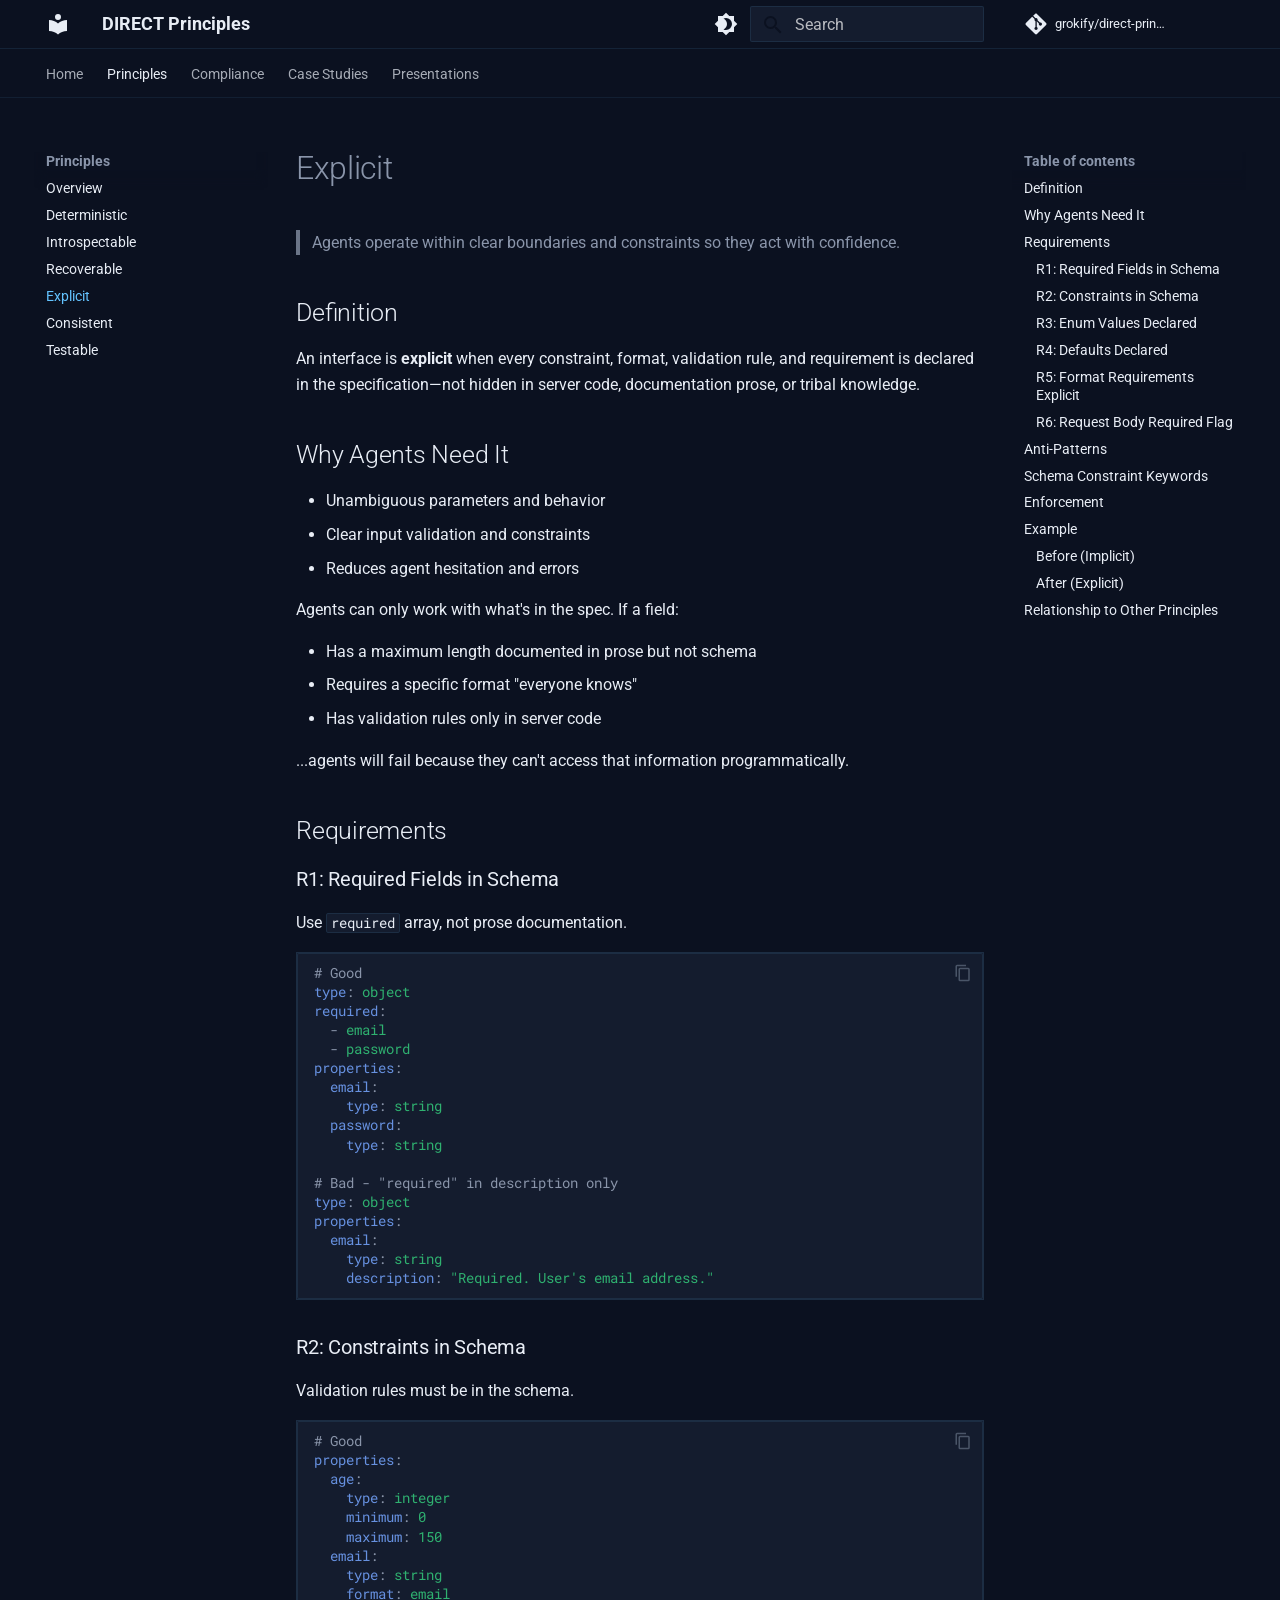
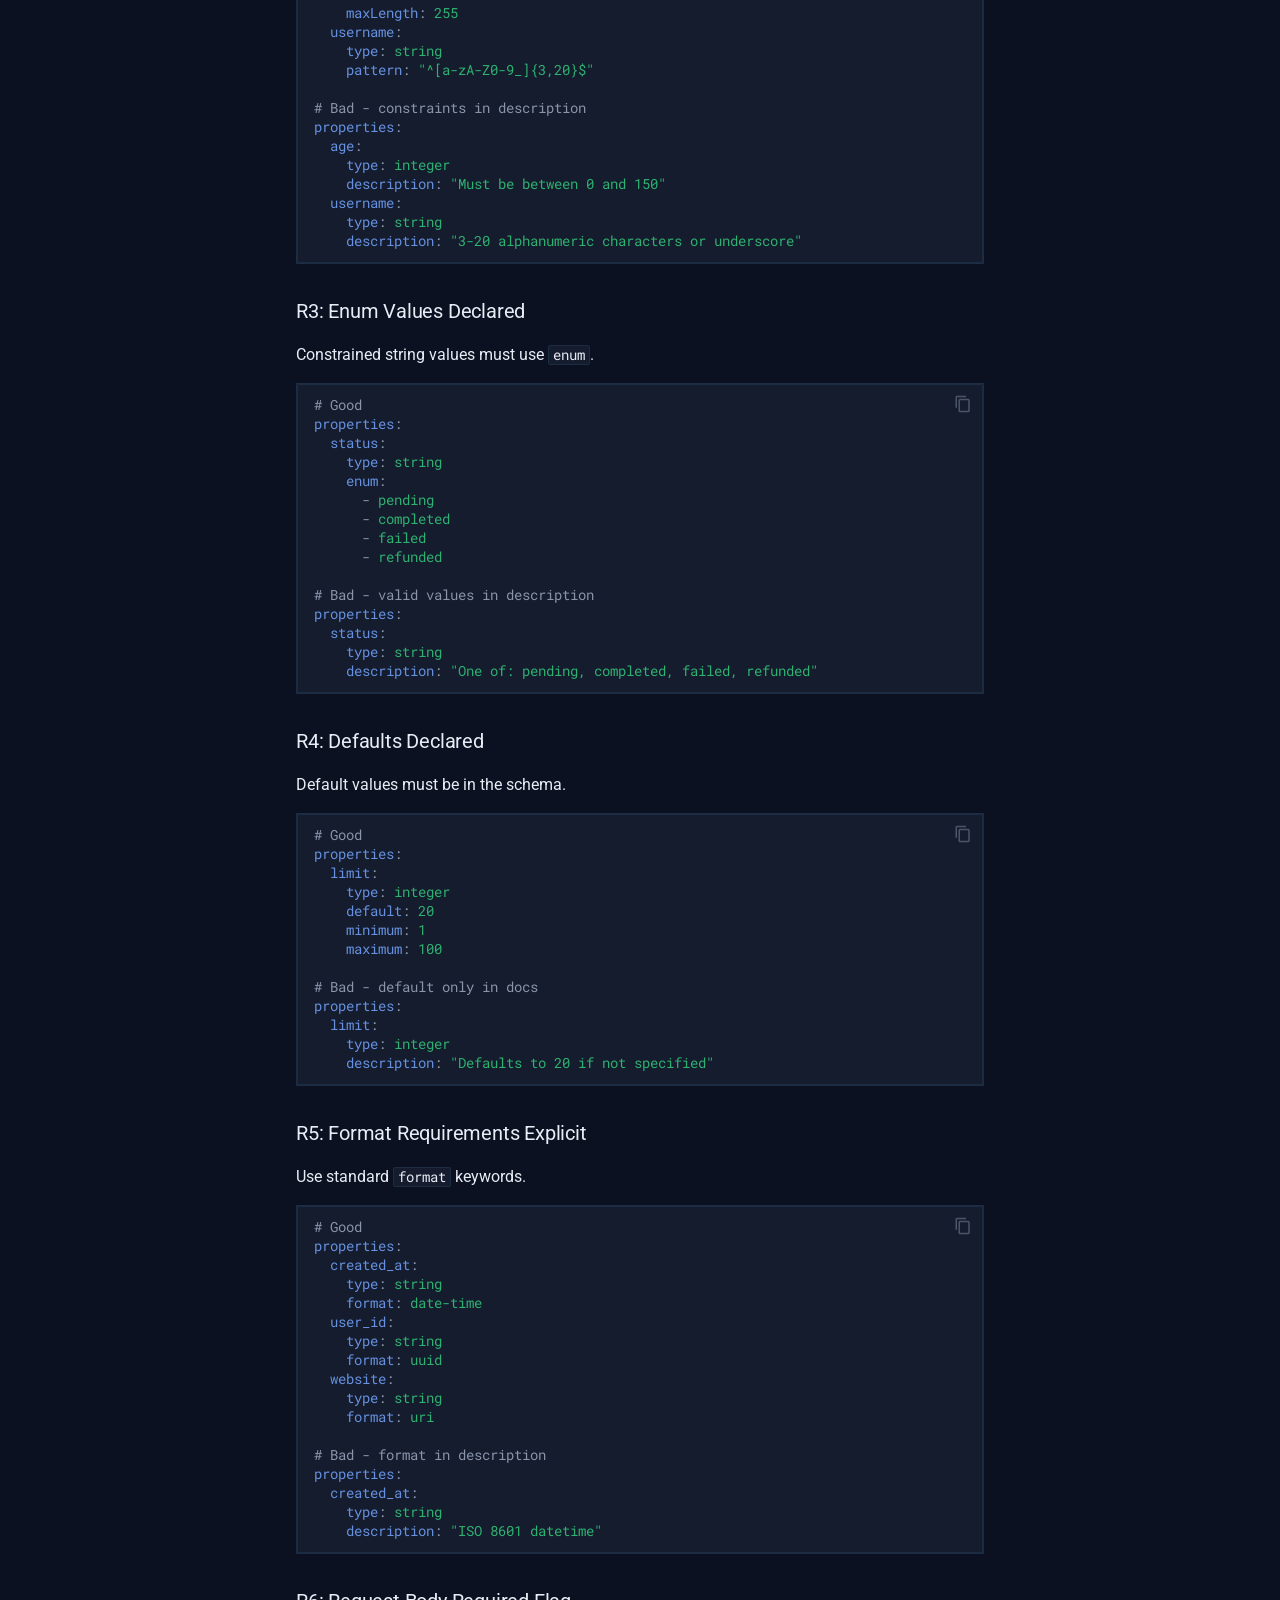
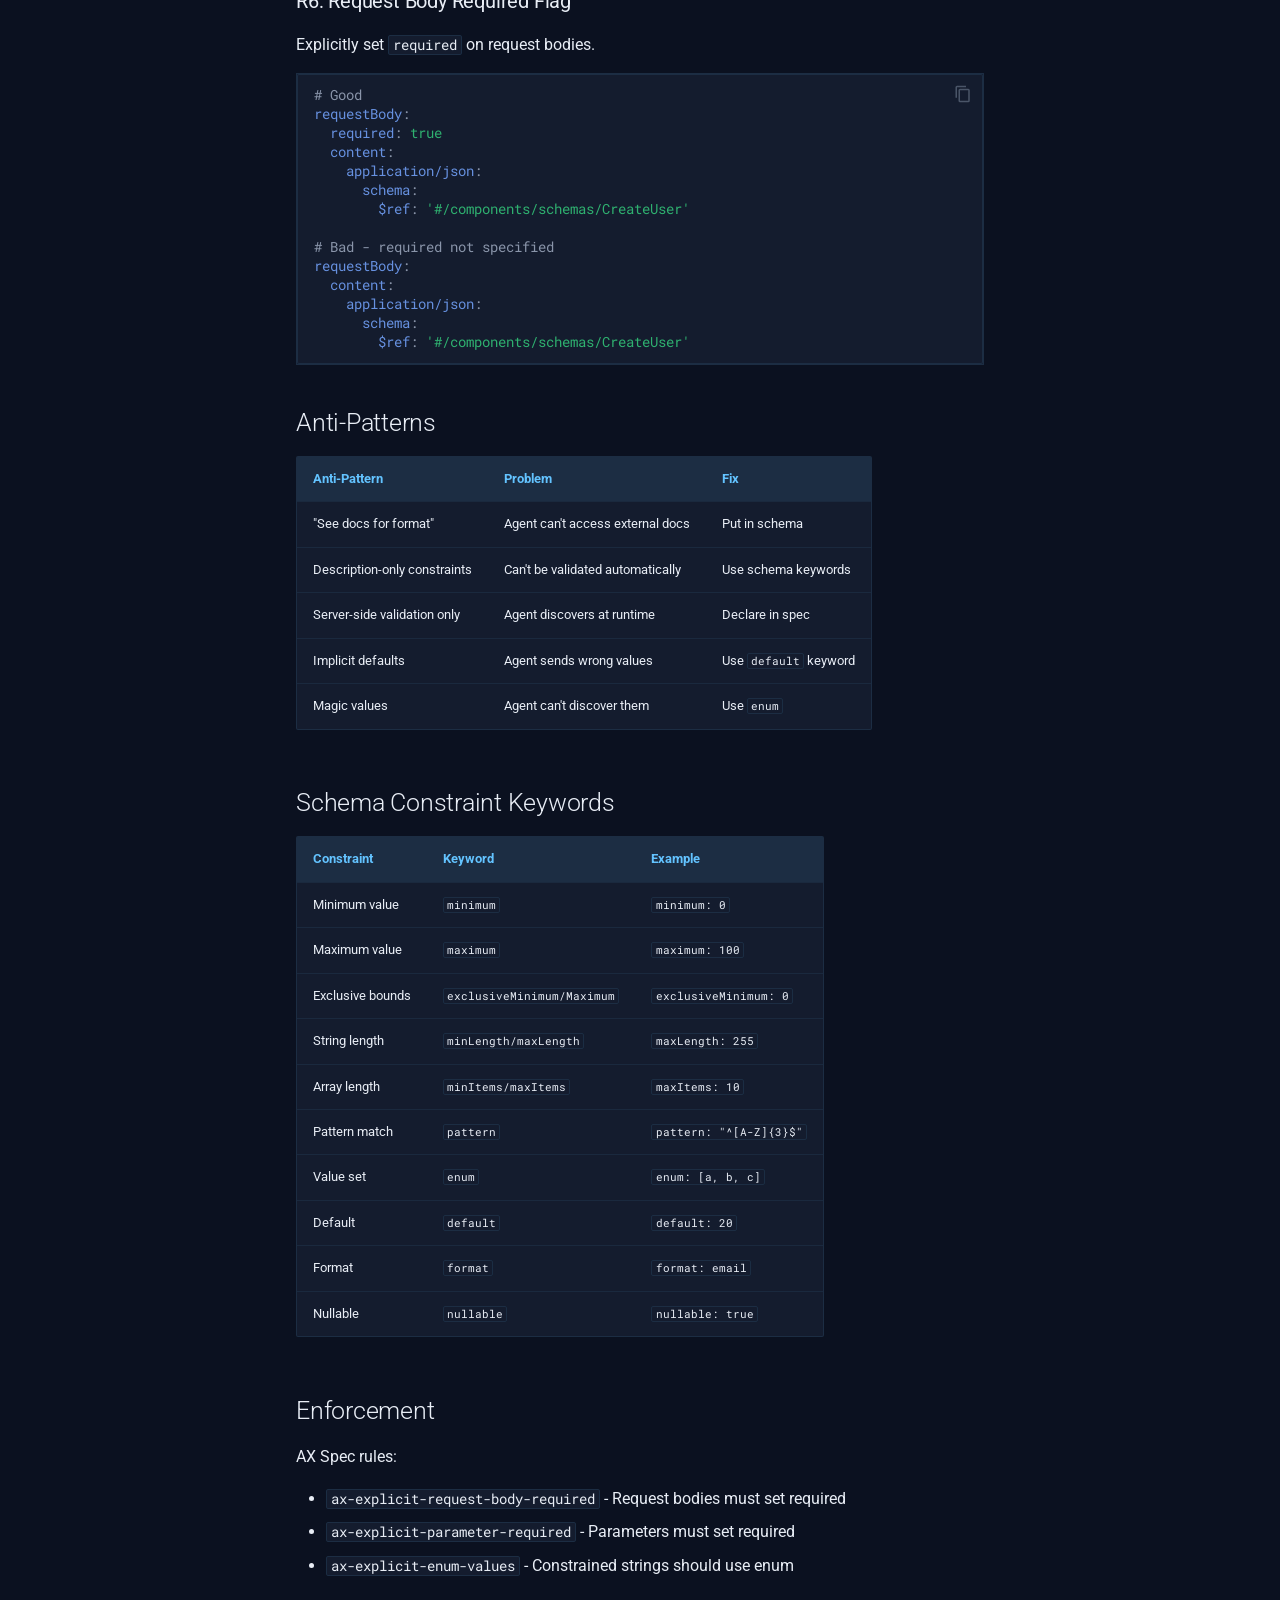
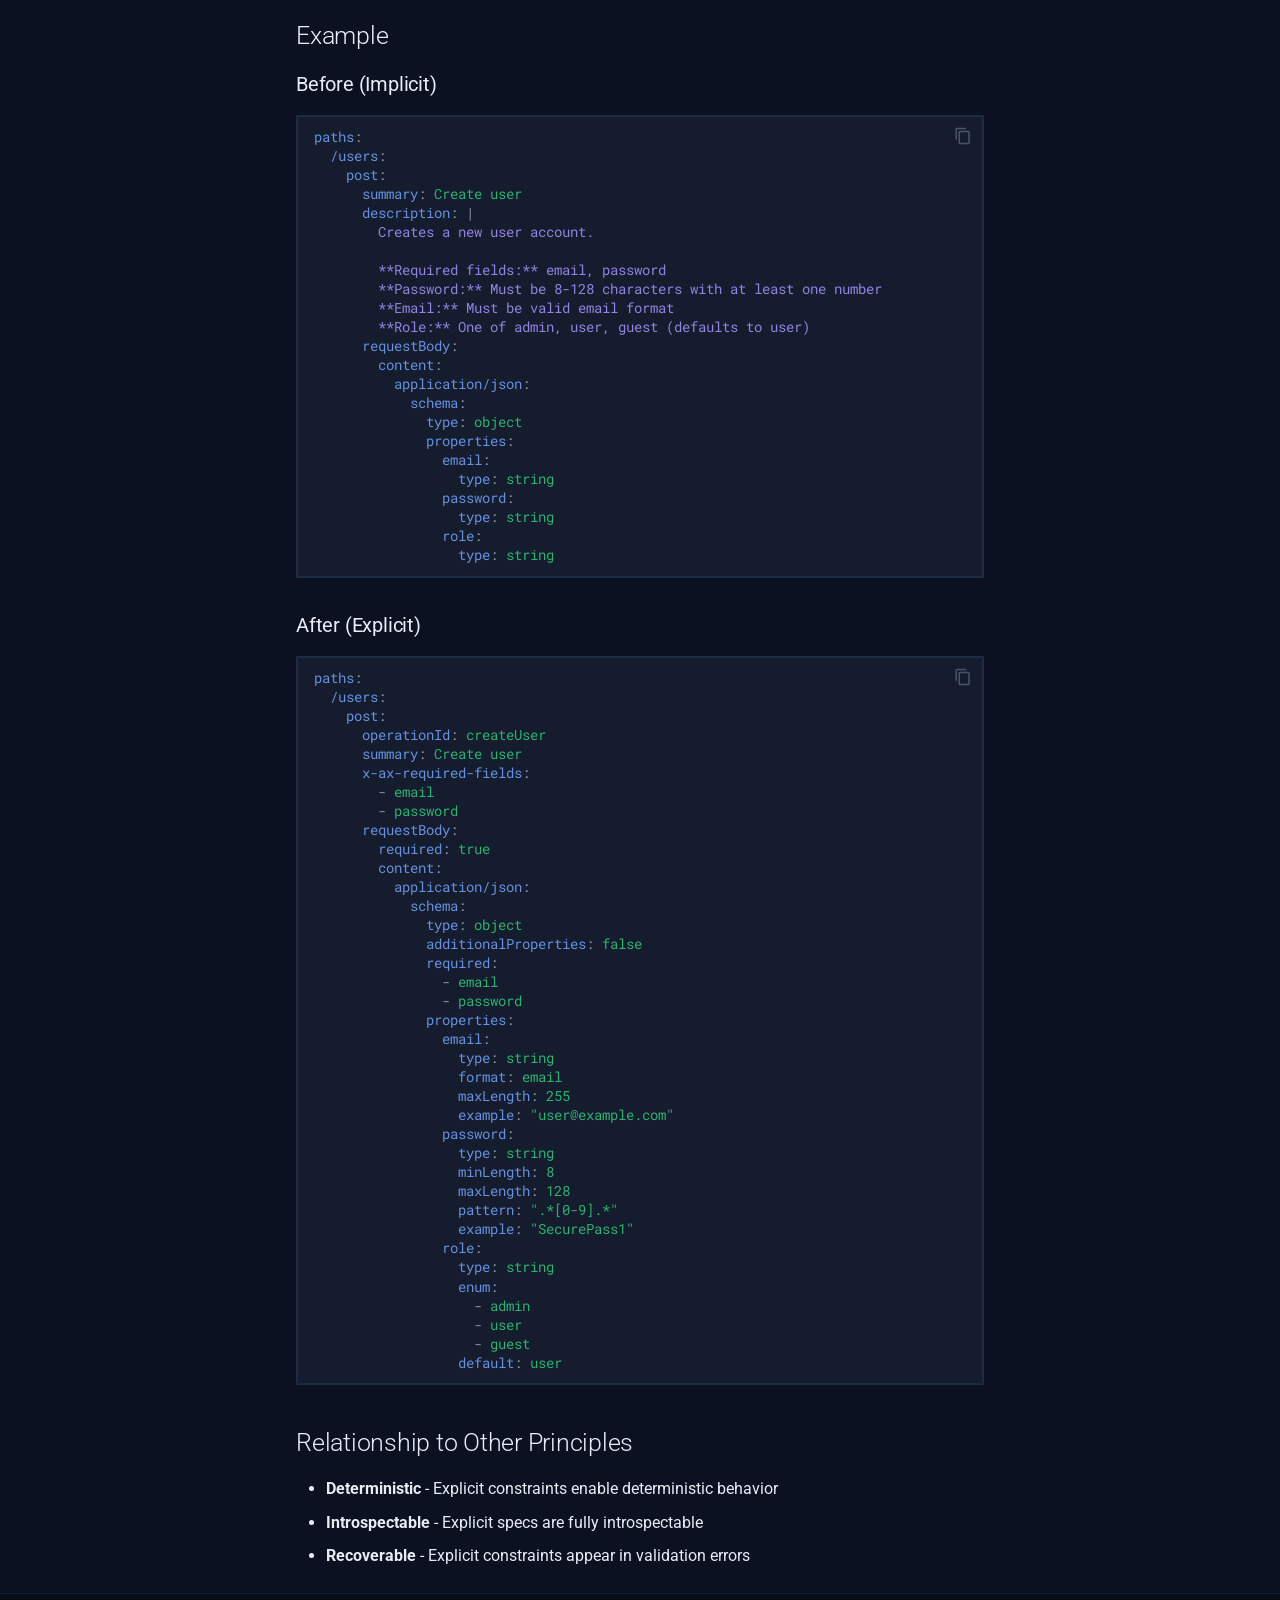
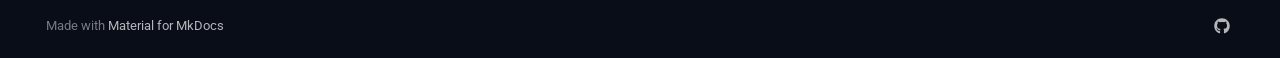
<file: principles/explicit/index.html>
<!doctype html>
<html lang="en" class="no-js">
  <head>
    
      <meta charset="utf-8">
      <meta name="viewport" content="width=device-width,initial-scale=1">
      
        <meta name="description" content="Design principles for Agent Experience (AX)">
      
      
      
        <link rel="canonical" href="https://grokify.github.io/direct-principles/principles/explicit/">
      
      
        <link rel="prev" href="../recoverable/">
      
      
        <link rel="next" href="../consistent/">
      
      
      <link rel="icon" href="../../assets/images/favicon.png">
      <meta name="generator" content="mkdocs-1.6.1, mkdocs-material-9.6.18">
    
    
      
        <title>Explicit - DIRECT Principles</title>
      
    
    
      <link rel="stylesheet" href="../../assets/stylesheets/main.7e37652d.min.css">
      
        
        <link rel="stylesheet" href="../../assets/stylesheets/palette.06af60db.min.css">
      
      


    
    
      
    
    
      
        
        
        <link rel="preconnect" href="https://fonts.gstatic.com" crossorigin>
        <link rel="stylesheet" href="https://fonts.googleapis.com/css?family=Roboto:300,300i,400,400i,700,700i%7CRoboto+Mono:400,400i,700,700i&display=fallback">
        <style>:root{--md-text-font:"Roboto";--md-code-font:"Roboto Mono"}</style>
      
    
    
      <link rel="stylesheet" href="../../stylesheets/custom.css">
    
    <script>__md_scope=new URL("../..",location),__md_hash=e=>[...e].reduce(((e,_)=>(e<<5)-e+_.charCodeAt(0)),0),__md_get=(e,_=localStorage,t=__md_scope)=>JSON.parse(_.getItem(t.pathname+"."+e)),__md_set=(e,_,t=localStorage,a=__md_scope)=>{try{t.setItem(a.pathname+"."+e,JSON.stringify(_))}catch(e){}}</script>
    
      

    
    
    
  </head>
  
  
    
    
      
    
    
    
    
    <body dir="ltr" data-md-color-scheme="slate" data-md-color-primary="custom" data-md-color-accent="custom">
  
    
    <input class="md-toggle" data-md-toggle="drawer" type="checkbox" id="__drawer" autocomplete="off">
    <input class="md-toggle" data-md-toggle="search" type="checkbox" id="__search" autocomplete="off">
    <label class="md-overlay" for="__drawer"></label>
    <div data-md-component="skip">
      
        
        <a href="#explicit" class="md-skip">
          Skip to content
        </a>
      
    </div>
    <div data-md-component="announce">
      
    </div>
    
    
      

<header class="md-header" data-md-component="header">
  <nav class="md-header__inner md-grid" aria-label="Header">
    <a href="../.." title="DIRECT Principles" class="md-header__button md-logo" aria-label="DIRECT Principles" data-md-component="logo">
      
  
  <svg xmlns="http://www.w3.org/2000/svg" viewBox="0 0 24 24"><path d="M12 8a3 3 0 0 0 3-3 3 3 0 0 0-3-3 3 3 0 0 0-3 3 3 3 0 0 0 3 3m0 3.54C9.64 9.35 6.5 8 3 8v11c3.5 0 6.64 1.35 9 3.54 2.36-2.19 5.5-3.54 9-3.54V8c-3.5 0-6.64 1.35-9 3.54"/></svg>

    </a>
    <label class="md-header__button md-icon" for="__drawer">
      
      <svg xmlns="http://www.w3.org/2000/svg" viewBox="0 0 24 24"><path d="M3 6h18v2H3zm0 5h18v2H3zm0 5h18v2H3z"/></svg>
    </label>
    <div class="md-header__title" data-md-component="header-title">
      <div class="md-header__ellipsis">
        <div class="md-header__topic">
          <span class="md-ellipsis">
            DIRECT Principles
          </span>
        </div>
        <div class="md-header__topic" data-md-component="header-topic">
          <span class="md-ellipsis">
            
              Explicit
            
          </span>
        </div>
      </div>
    </div>
    
      
        <form class="md-header__option" data-md-component="palette">
  
    
    
    
    <input class="md-option" data-md-color-media="" data-md-color-scheme="slate" data-md-color-primary="custom" data-md-color-accent="custom"  aria-label="Switch to light mode"  type="radio" name="__palette" id="__palette_0">
    
      <label class="md-header__button md-icon" title="Switch to light mode" for="__palette_1" hidden>
        <svg xmlns="http://www.w3.org/2000/svg" viewBox="0 0 24 24"><path d="M12 18c-.89 0-1.74-.2-2.5-.55C11.56 16.5 13 14.42 13 12s-1.44-4.5-3.5-5.45C10.26 6.2 11.11 6 12 6a6 6 0 0 1 6 6 6 6 0 0 1-6 6m8-9.31V4h-4.69L12 .69 8.69 4H4v4.69L.69 12 4 15.31V20h4.69L12 23.31 15.31 20H20v-4.69L23.31 12z"/></svg>
      </label>
    
  
    
    
    
    <input class="md-option" data-md-color-media="" data-md-color-scheme="default" data-md-color-primary="indigo" data-md-color-accent="indigo"  aria-label="Switch to dark mode"  type="radio" name="__palette" id="__palette_1">
    
      <label class="md-header__button md-icon" title="Switch to dark mode" for="__palette_0" hidden>
        <svg xmlns="http://www.w3.org/2000/svg" viewBox="0 0 24 24"><path d="M12 8a4 4 0 0 0-4 4 4 4 0 0 0 4 4 4 4 0 0 0 4-4 4 4 0 0 0-4-4m0 10a6 6 0 0 1-6-6 6 6 0 0 1 6-6 6 6 0 0 1 6 6 6 6 0 0 1-6 6m8-9.31V4h-4.69L12 .69 8.69 4H4v4.69L.69 12 4 15.31V20h4.69L12 23.31 15.31 20H20v-4.69L23.31 12z"/></svg>
      </label>
    
  
</form>
      
    
    
      <script>var palette=__md_get("__palette");if(palette&&palette.color){if("(prefers-color-scheme)"===palette.color.media){var media=matchMedia("(prefers-color-scheme: light)"),input=document.querySelector(media.matches?"[data-md-color-media='(prefers-color-scheme: light)']":"[data-md-color-media='(prefers-color-scheme: dark)']");palette.color.media=input.getAttribute("data-md-color-media"),palette.color.scheme=input.getAttribute("data-md-color-scheme"),palette.color.primary=input.getAttribute("data-md-color-primary"),palette.color.accent=input.getAttribute("data-md-color-accent")}for(var[key,value]of Object.entries(palette.color))document.body.setAttribute("data-md-color-"+key,value)}</script>
    
    
    
      
      
        <label class="md-header__button md-icon" for="__search">
          
          <svg xmlns="http://www.w3.org/2000/svg" viewBox="0 0 24 24"><path d="M9.5 3A6.5 6.5 0 0 1 16 9.5c0 1.61-.59 3.09-1.56 4.23l.27.27h.79l5 5-1.5 1.5-5-5v-.79l-.27-.27A6.52 6.52 0 0 1 9.5 16 6.5 6.5 0 0 1 3 9.5 6.5 6.5 0 0 1 9.5 3m0 2C7 5 5 7 5 9.5S7 14 9.5 14 14 12 14 9.5 12 5 9.5 5"/></svg>
        </label>
        <div class="md-search" data-md-component="search" role="dialog">
  <label class="md-search__overlay" for="__search"></label>
  <div class="md-search__inner" role="search">
    <form class="md-search__form" name="search">
      <input type="text" class="md-search__input" name="query" aria-label="Search" placeholder="Search" autocapitalize="off" autocorrect="off" autocomplete="off" spellcheck="false" data-md-component="search-query" required>
      <label class="md-search__icon md-icon" for="__search">
        
        <svg xmlns="http://www.w3.org/2000/svg" viewBox="0 0 24 24"><path d="M9.5 3A6.5 6.5 0 0 1 16 9.5c0 1.61-.59 3.09-1.56 4.23l.27.27h.79l5 5-1.5 1.5-5-5v-.79l-.27-.27A6.52 6.52 0 0 1 9.5 16 6.5 6.5 0 0 1 3 9.5 6.5 6.5 0 0 1 9.5 3m0 2C7 5 5 7 5 9.5S7 14 9.5 14 14 12 14 9.5 12 5 9.5 5"/></svg>
        
        <svg xmlns="http://www.w3.org/2000/svg" viewBox="0 0 24 24"><path d="M20 11v2H8l5.5 5.5-1.42 1.42L4.16 12l7.92-7.92L13.5 5.5 8 11z"/></svg>
      </label>
      <nav class="md-search__options" aria-label="Search">
        
        <button type="reset" class="md-search__icon md-icon" title="Clear" aria-label="Clear" tabindex="-1">
          
          <svg xmlns="http://www.w3.org/2000/svg" viewBox="0 0 24 24"><path d="M19 6.41 17.59 5 12 10.59 6.41 5 5 6.41 10.59 12 5 17.59 6.41 19 12 13.41 17.59 19 19 17.59 13.41 12z"/></svg>
        </button>
      </nav>
      
        <div class="md-search__suggest" data-md-component="search-suggest"></div>
      
    </form>
    <div class="md-search__output">
      <div class="md-search__scrollwrap" tabindex="0" data-md-scrollfix>
        <div class="md-search-result" data-md-component="search-result">
          <div class="md-search-result__meta">
            Initializing search
          </div>
          <ol class="md-search-result__list" role="presentation"></ol>
        </div>
      </div>
    </div>
  </div>
</div>
      
    
    
      <div class="md-header__source">
        <a href="https://github.com/grokify/direct-principles" title="Go to repository" class="md-source" data-md-component="source">
  <div class="md-source__icon md-icon">
    
    <svg xmlns="http://www.w3.org/2000/svg" viewBox="0 0 448 512"><!--! Font Awesome Free 7.0.0 by @fontawesome - https://fontawesome.com License - https://fontawesome.com/license/free (Icons: CC BY 4.0, Fonts: SIL OFL 1.1, Code: MIT License) Copyright 2025 Fonticons, Inc.--><path fill="currentColor" d="M439.6 236.1 244 40.5c-5.4-5.5-12.8-8.5-20.4-8.5s-15 3-20.4 8.4L162.5 81l51.5 51.5c27.1-9.1 52.7 16.8 43.4 43.7l49.7 49.7c34.2-11.8 61.2 31 35.5 56.7-26.5 26.5-70.2-2.9-56-37.3L240.3 199v121.9c25.3 12.5 22.3 41.8 9.1 55-6.4 6.4-15.2 10.1-24.3 10.1s-17.8-3.6-24.3-10.1c-17.6-17.6-11.1-46.9 11.2-56v-123c-20.8-8.5-24.6-30.7-18.6-45L142.6 101 8.5 235.1C3 240.6 0 247.9 0 255.5s3 15 8.5 20.4l195.6 195.7c5.4 5.4 12.7 8.4 20.4 8.4s15-3 20.4-8.4l194.7-194.7c5.4-5.4 8.4-12.8 8.4-20.4s-3-15-8.4-20.4"/></svg>
  </div>
  <div class="md-source__repository">
    grokify/direct-principles
  </div>
</a>
      </div>
    
  </nav>
  
</header>
    
    <div class="md-container" data-md-component="container">
      
      
        
          
            
<nav class="md-tabs" aria-label="Tabs" data-md-component="tabs">
  <div class="md-grid">
    <ul class="md-tabs__list">
      
        
  
  
  
  
    <li class="md-tabs__item">
      <a href="../../home/" class="md-tabs__link">
        
  
  
    
  
  Home

      </a>
    </li>
  

      
        
  
  
  
    
  
  
    
    
      <li class="md-tabs__item md-tabs__item--active">
        <a href="../" class="md-tabs__link">
          
  
  
  Principles

        </a>
      </li>
    
  

      
        
  
  
  
  
    
    
      <li class="md-tabs__item">
        <a href="../../compliance/levels/" class="md-tabs__link">
          
  
  
  Compliance

        </a>
      </li>
    
  

      
        
  
  
  
  
    
    
      <li class="md-tabs__item">
        <a href="../../case-studies/agent-tooling-ecosystem/" class="md-tabs__link">
          
  
  
  Case Studies

        </a>
      </li>
    
  

      
        
  
  
  
  
    
    
      <li class="md-tabs__item">
        <a href="../../presentations/direct-overview/" class="md-tabs__link">
          
  
  
  Presentations

        </a>
      </li>
    
  

      
    </ul>
  </div>
</nav>
          
        
      
      <main class="md-main" data-md-component="main">
        <div class="md-main__inner md-grid">
          
            
              
              <div class="md-sidebar md-sidebar--primary" data-md-component="sidebar" data-md-type="navigation" >
                <div class="md-sidebar__scrollwrap">
                  <div class="md-sidebar__inner">
                    


  


<nav class="md-nav md-nav--primary md-nav--lifted" aria-label="Navigation" data-md-level="0">
  <label class="md-nav__title" for="__drawer">
    <a href="../.." title="DIRECT Principles" class="md-nav__button md-logo" aria-label="DIRECT Principles" data-md-component="logo">
      
  
  <svg xmlns="http://www.w3.org/2000/svg" viewBox="0 0 24 24"><path d="M12 8a3 3 0 0 0 3-3 3 3 0 0 0-3-3 3 3 0 0 0-3 3 3 3 0 0 0 3 3m0 3.54C9.64 9.35 6.5 8 3 8v11c3.5 0 6.64 1.35 9 3.54 2.36-2.19 5.5-3.54 9-3.54V8c-3.5 0-6.64 1.35-9 3.54"/></svg>

    </a>
    DIRECT Principles
  </label>
  
    <div class="md-nav__source">
      <a href="https://github.com/grokify/direct-principles" title="Go to repository" class="md-source" data-md-component="source">
  <div class="md-source__icon md-icon">
    
    <svg xmlns="http://www.w3.org/2000/svg" viewBox="0 0 448 512"><!--! Font Awesome Free 7.0.0 by @fontawesome - https://fontawesome.com License - https://fontawesome.com/license/free (Icons: CC BY 4.0, Fonts: SIL OFL 1.1, Code: MIT License) Copyright 2025 Fonticons, Inc.--><path fill="currentColor" d="M439.6 236.1 244 40.5c-5.4-5.5-12.8-8.5-20.4-8.5s-15 3-20.4 8.4L162.5 81l51.5 51.5c27.1-9.1 52.7 16.8 43.4 43.7l49.7 49.7c34.2-11.8 61.2 31 35.5 56.7-26.5 26.5-70.2-2.9-56-37.3L240.3 199v121.9c25.3 12.5 22.3 41.8 9.1 55-6.4 6.4-15.2 10.1-24.3 10.1s-17.8-3.6-24.3-10.1c-17.6-17.6-11.1-46.9 11.2-56v-123c-20.8-8.5-24.6-30.7-18.6-45L142.6 101 8.5 235.1C3 240.6 0 247.9 0 255.5s3 15 8.5 20.4l195.6 195.7c5.4 5.4 12.7 8.4 20.4 8.4s15-3 20.4-8.4l194.7-194.7c5.4-5.4 8.4-12.8 8.4-20.4s-3-15-8.4-20.4"/></svg>
  </div>
  <div class="md-source__repository">
    grokify/direct-principles
  </div>
</a>
    </div>
  
  <ul class="md-nav__list" data-md-scrollfix>
    
      
      
  
  
  
  
    <li class="md-nav__item">
      <a href="../../home/" class="md-nav__link">
        
  
  
  <span class="md-ellipsis">
    Home
    
  </span>
  

      </a>
    </li>
  

    
      
      
  
  
    
  
  
  
    
    
    
    
      
        
        
      
      
        
      
    
    
    <li class="md-nav__item md-nav__item--active md-nav__item--section md-nav__item--nested">
      
        
        
        <input class="md-nav__toggle md-toggle " type="checkbox" id="__nav_2" checked>
        
          
          <label class="md-nav__link" for="__nav_2" id="__nav_2_label" tabindex="">
            
  
  
  <span class="md-ellipsis">
    Principles
    
  </span>
  

            <span class="md-nav__icon md-icon"></span>
          </label>
        
        <nav class="md-nav" data-md-level="1" aria-labelledby="__nav_2_label" aria-expanded="true">
          <label class="md-nav__title" for="__nav_2">
            <span class="md-nav__icon md-icon"></span>
            Principles
          </label>
          <ul class="md-nav__list" data-md-scrollfix>
            
              
                
  
  
  
  
    <li class="md-nav__item">
      <a href="../" class="md-nav__link">
        
  
  
  <span class="md-ellipsis">
    Overview
    
  </span>
  

      </a>
    </li>
  

              
            
              
                
  
  
  
  
    <li class="md-nav__item">
      <a href="../deterministic/" class="md-nav__link">
        
  
  
  <span class="md-ellipsis">
    Deterministic
    
  </span>
  

      </a>
    </li>
  

              
            
              
                
  
  
  
  
    <li class="md-nav__item">
      <a href="../introspectable/" class="md-nav__link">
        
  
  
  <span class="md-ellipsis">
    Introspectable
    
  </span>
  

      </a>
    </li>
  

              
            
              
                
  
  
  
  
    <li class="md-nav__item">
      <a href="../recoverable/" class="md-nav__link">
        
  
  
  <span class="md-ellipsis">
    Recoverable
    
  </span>
  

      </a>
    </li>
  

              
            
              
                
  
  
    
  
  
  
    <li class="md-nav__item md-nav__item--active">
      
      <input class="md-nav__toggle md-toggle" type="checkbox" id="__toc">
      
      
        
      
      
        <label class="md-nav__link md-nav__link--active" for="__toc">
          
  
  
  <span class="md-ellipsis">
    Explicit
    
  </span>
  

          <span class="md-nav__icon md-icon"></span>
        </label>
      
      <a href="./" class="md-nav__link md-nav__link--active">
        
  
  
  <span class="md-ellipsis">
    Explicit
    
  </span>
  

      </a>
      
        

<nav class="md-nav md-nav--secondary" aria-label="Table of contents">
  
  
  
    
  
  
    <label class="md-nav__title" for="__toc">
      <span class="md-nav__icon md-icon"></span>
      Table of contents
    </label>
    <ul class="md-nav__list" data-md-component="toc" data-md-scrollfix>
      
        <li class="md-nav__item">
  <a href="#definition" class="md-nav__link">
    <span class="md-ellipsis">
      Definition
    </span>
  </a>
  
</li>
      
        <li class="md-nav__item">
  <a href="#why-agents-need-it" class="md-nav__link">
    <span class="md-ellipsis">
      Why Agents Need It
    </span>
  </a>
  
</li>
      
        <li class="md-nav__item">
  <a href="#requirements" class="md-nav__link">
    <span class="md-ellipsis">
      Requirements
    </span>
  </a>
  
    <nav class="md-nav" aria-label="Requirements">
      <ul class="md-nav__list">
        
          <li class="md-nav__item">
  <a href="#r1-required-fields-in-schema" class="md-nav__link">
    <span class="md-ellipsis">
      R1: Required Fields in Schema
    </span>
  </a>
  
</li>
        
          <li class="md-nav__item">
  <a href="#r2-constraints-in-schema" class="md-nav__link">
    <span class="md-ellipsis">
      R2: Constraints in Schema
    </span>
  </a>
  
</li>
        
          <li class="md-nav__item">
  <a href="#r3-enum-values-declared" class="md-nav__link">
    <span class="md-ellipsis">
      R3: Enum Values Declared
    </span>
  </a>
  
</li>
        
          <li class="md-nav__item">
  <a href="#r4-defaults-declared" class="md-nav__link">
    <span class="md-ellipsis">
      R4: Defaults Declared
    </span>
  </a>
  
</li>
        
          <li class="md-nav__item">
  <a href="#r5-format-requirements-explicit" class="md-nav__link">
    <span class="md-ellipsis">
      R5: Format Requirements Explicit
    </span>
  </a>
  
</li>
        
          <li class="md-nav__item">
  <a href="#r6-request-body-required-flag" class="md-nav__link">
    <span class="md-ellipsis">
      R6: Request Body Required Flag
    </span>
  </a>
  
</li>
        
      </ul>
    </nav>
  
</li>
      
        <li class="md-nav__item">
  <a href="#anti-patterns" class="md-nav__link">
    <span class="md-ellipsis">
      Anti-Patterns
    </span>
  </a>
  
</li>
      
        <li class="md-nav__item">
  <a href="#schema-constraint-keywords" class="md-nav__link">
    <span class="md-ellipsis">
      Schema Constraint Keywords
    </span>
  </a>
  
</li>
      
        <li class="md-nav__item">
  <a href="#enforcement" class="md-nav__link">
    <span class="md-ellipsis">
      Enforcement
    </span>
  </a>
  
</li>
      
        <li class="md-nav__item">
  <a href="#example" class="md-nav__link">
    <span class="md-ellipsis">
      Example
    </span>
  </a>
  
    <nav class="md-nav" aria-label="Example">
      <ul class="md-nav__list">
        
          <li class="md-nav__item">
  <a href="#before-implicit" class="md-nav__link">
    <span class="md-ellipsis">
      Before (Implicit)
    </span>
  </a>
  
</li>
        
          <li class="md-nav__item">
  <a href="#after-explicit" class="md-nav__link">
    <span class="md-ellipsis">
      After (Explicit)
    </span>
  </a>
  
</li>
        
      </ul>
    </nav>
  
</li>
      
        <li class="md-nav__item">
  <a href="#relationship-to-other-principles" class="md-nav__link">
    <span class="md-ellipsis">
      Relationship to Other Principles
    </span>
  </a>
  
</li>
      
    </ul>
  
</nav>
      
    </li>
  

              
            
              
                
  
  
  
  
    <li class="md-nav__item">
      <a href="../consistent/" class="md-nav__link">
        
  
  
  <span class="md-ellipsis">
    Consistent
    
  </span>
  

      </a>
    </li>
  

              
            
              
                
  
  
  
  
    <li class="md-nav__item">
      <a href="../testable/" class="md-nav__link">
        
  
  
  <span class="md-ellipsis">
    Testable
    
  </span>
  

      </a>
    </li>
  

              
            
          </ul>
        </nav>
      
    </li>
  

    
      
      
  
  
  
  
    
    
    
    
      
      
        
      
    
    
    <li class="md-nav__item md-nav__item--nested">
      
        
        
          
        
        <input class="md-nav__toggle md-toggle md-toggle--indeterminate" type="checkbox" id="__nav_3" >
        
          
          <label class="md-nav__link" for="__nav_3" id="__nav_3_label" tabindex="0">
            
  
  
  <span class="md-ellipsis">
    Compliance
    
  </span>
  

            <span class="md-nav__icon md-icon"></span>
          </label>
        
        <nav class="md-nav" data-md-level="1" aria-labelledby="__nav_3_label" aria-expanded="false">
          <label class="md-nav__title" for="__nav_3">
            <span class="md-nav__icon md-icon"></span>
            Compliance
          </label>
          <ul class="md-nav__list" data-md-scrollfix>
            
              
                
  
  
  
  
    <li class="md-nav__item">
      <a href="../../compliance/levels/" class="md-nav__link">
        
  
  
  <span class="md-ellipsis">
    Levels
    
  </span>
  

      </a>
    </li>
  

              
            
          </ul>
        </nav>
      
    </li>
  

    
      
      
  
  
  
  
    
    
    
    
      
      
        
      
    
    
    <li class="md-nav__item md-nav__item--nested">
      
        
        
          
        
        <input class="md-nav__toggle md-toggle md-toggle--indeterminate" type="checkbox" id="__nav_4" >
        
          
          <label class="md-nav__link" for="__nav_4" id="__nav_4_label" tabindex="0">
            
  
  
  <span class="md-ellipsis">
    Case Studies
    
  </span>
  

            <span class="md-nav__icon md-icon"></span>
          </label>
        
        <nav class="md-nav" data-md-level="1" aria-labelledby="__nav_4_label" aria-expanded="false">
          <label class="md-nav__title" for="__nav_4">
            <span class="md-nav__icon md-icon"></span>
            Case Studies
          </label>
          <ul class="md-nav__list" data-md-scrollfix>
            
              
                
  
  
  
  
    <li class="md-nav__item">
      <a href="../../case-studies/agent-tooling-ecosystem/" class="md-nav__link">
        
  
  
  <span class="md-ellipsis">
    Agent Tooling Ecosystem
    
  </span>
  

      </a>
    </li>
  

              
            
          </ul>
        </nav>
      
    </li>
  

    
      
      
  
  
  
  
    
    
    
    
      
      
        
      
    
    
    <li class="md-nav__item md-nav__item--nested">
      
        
        
          
        
        <input class="md-nav__toggle md-toggle md-toggle--indeterminate" type="checkbox" id="__nav_5" >
        
          
          <label class="md-nav__link" for="__nav_5" id="__nav_5_label" tabindex="0">
            
  
  
  <span class="md-ellipsis">
    Presentations
    
  </span>
  

            <span class="md-nav__icon md-icon"></span>
          </label>
        
        <nav class="md-nav" data-md-level="1" aria-labelledby="__nav_5_label" aria-expanded="false">
          <label class="md-nav__title" for="__nav_5">
            <span class="md-nav__icon md-icon"></span>
            Presentations
          </label>
          <ul class="md-nav__list" data-md-scrollfix>
            
              
                
  
  
  
  
    <li class="md-nav__item">
      <a href="../../presentations/direct-overview/" class="md-nav__link">
        
  
  
  <span class="md-ellipsis">
    DIRECT Overview
    
  </span>
  

      </a>
    </li>
  

              
            
          </ul>
        </nav>
      
    </li>
  

    
  </ul>
</nav>
                  </div>
                </div>
              </div>
            
            
              
              <div class="md-sidebar md-sidebar--secondary" data-md-component="sidebar" data-md-type="toc" >
                <div class="md-sidebar__scrollwrap">
                  <div class="md-sidebar__inner">
                    

<nav class="md-nav md-nav--secondary" aria-label="Table of contents">
  
  
  
    
  
  
    <label class="md-nav__title" for="__toc">
      <span class="md-nav__icon md-icon"></span>
      Table of contents
    </label>
    <ul class="md-nav__list" data-md-component="toc" data-md-scrollfix>
      
        <li class="md-nav__item">
  <a href="#definition" class="md-nav__link">
    <span class="md-ellipsis">
      Definition
    </span>
  </a>
  
</li>
      
        <li class="md-nav__item">
  <a href="#why-agents-need-it" class="md-nav__link">
    <span class="md-ellipsis">
      Why Agents Need It
    </span>
  </a>
  
</li>
      
        <li class="md-nav__item">
  <a href="#requirements" class="md-nav__link">
    <span class="md-ellipsis">
      Requirements
    </span>
  </a>
  
    <nav class="md-nav" aria-label="Requirements">
      <ul class="md-nav__list">
        
          <li class="md-nav__item">
  <a href="#r1-required-fields-in-schema" class="md-nav__link">
    <span class="md-ellipsis">
      R1: Required Fields in Schema
    </span>
  </a>
  
</li>
        
          <li class="md-nav__item">
  <a href="#r2-constraints-in-schema" class="md-nav__link">
    <span class="md-ellipsis">
      R2: Constraints in Schema
    </span>
  </a>
  
</li>
        
          <li class="md-nav__item">
  <a href="#r3-enum-values-declared" class="md-nav__link">
    <span class="md-ellipsis">
      R3: Enum Values Declared
    </span>
  </a>
  
</li>
        
          <li class="md-nav__item">
  <a href="#r4-defaults-declared" class="md-nav__link">
    <span class="md-ellipsis">
      R4: Defaults Declared
    </span>
  </a>
  
</li>
        
          <li class="md-nav__item">
  <a href="#r5-format-requirements-explicit" class="md-nav__link">
    <span class="md-ellipsis">
      R5: Format Requirements Explicit
    </span>
  </a>
  
</li>
        
          <li class="md-nav__item">
  <a href="#r6-request-body-required-flag" class="md-nav__link">
    <span class="md-ellipsis">
      R6: Request Body Required Flag
    </span>
  </a>
  
</li>
        
      </ul>
    </nav>
  
</li>
      
        <li class="md-nav__item">
  <a href="#anti-patterns" class="md-nav__link">
    <span class="md-ellipsis">
      Anti-Patterns
    </span>
  </a>
  
</li>
      
        <li class="md-nav__item">
  <a href="#schema-constraint-keywords" class="md-nav__link">
    <span class="md-ellipsis">
      Schema Constraint Keywords
    </span>
  </a>
  
</li>
      
        <li class="md-nav__item">
  <a href="#enforcement" class="md-nav__link">
    <span class="md-ellipsis">
      Enforcement
    </span>
  </a>
  
</li>
      
        <li class="md-nav__item">
  <a href="#example" class="md-nav__link">
    <span class="md-ellipsis">
      Example
    </span>
  </a>
  
    <nav class="md-nav" aria-label="Example">
      <ul class="md-nav__list">
        
          <li class="md-nav__item">
  <a href="#before-implicit" class="md-nav__link">
    <span class="md-ellipsis">
      Before (Implicit)
    </span>
  </a>
  
</li>
        
          <li class="md-nav__item">
  <a href="#after-explicit" class="md-nav__link">
    <span class="md-ellipsis">
      After (Explicit)
    </span>
  </a>
  
</li>
        
      </ul>
    </nav>
  
</li>
      
        <li class="md-nav__item">
  <a href="#relationship-to-other-principles" class="md-nav__link">
    <span class="md-ellipsis">
      Relationship to Other Principles
    </span>
  </a>
  
</li>
      
    </ul>
  
</nav>
                  </div>
                </div>
              </div>
            
          
          
            <div class="md-content" data-md-component="content">
              <article class="md-content__inner md-typeset">
                
                  


  
  


<h1 id="explicit">Explicit<a class="headerlink" href="#explicit" title="Permanent link">&para;</a></h1>
<blockquote>
<p>Agents operate within clear boundaries and constraints so they act with confidence.</p>
</blockquote>
<h2 id="definition">Definition<a class="headerlink" href="#definition" title="Permanent link">&para;</a></h2>
<p>An interface is <strong>explicit</strong> when every constraint, format, validation rule, and requirement is declared in the specification—not hidden in server code, documentation prose, or tribal knowledge.</p>
<h2 id="why-agents-need-it">Why Agents Need It<a class="headerlink" href="#why-agents-need-it" title="Permanent link">&para;</a></h2>
<ul>
<li>Unambiguous parameters and behavior</li>
<li>Clear input validation and constraints</li>
<li>Reduces agent hesitation and errors</li>
</ul>
<p>Agents can only work with what's in the spec. If a field:</p>
<ul>
<li>Has a maximum length documented in prose but not schema</li>
<li>Requires a specific format "everyone knows"</li>
<li>Has validation rules only in server code</li>
</ul>
<p>...agents will fail because they can't access that information programmatically.</p>
<h2 id="requirements">Requirements<a class="headerlink" href="#requirements" title="Permanent link">&para;</a></h2>
<h3 id="r1-required-fields-in-schema">R1: Required Fields in Schema<a class="headerlink" href="#r1-required-fields-in-schema" title="Permanent link">&para;</a></h3>
<p>Use <code>required</code> array, not prose documentation.</p>
<div class="highlight"><pre><span></span><code><a id="__codelineno-0-1" name="__codelineno-0-1" href="#__codelineno-0-1"></a><span class="c1"># Good</span>
<a id="__codelineno-0-2" name="__codelineno-0-2" href="#__codelineno-0-2"></a><span class="nt">type</span><span class="p">:</span><span class="w"> </span><span class="l l-Scalar l-Scalar-Plain">object</span>
<a id="__codelineno-0-3" name="__codelineno-0-3" href="#__codelineno-0-3"></a><span class="nt">required</span><span class="p">:</span>
<a id="__codelineno-0-4" name="__codelineno-0-4" href="#__codelineno-0-4"></a><span class="w">  </span><span class="p p-Indicator">-</span><span class="w"> </span><span class="l l-Scalar l-Scalar-Plain">email</span>
<a id="__codelineno-0-5" name="__codelineno-0-5" href="#__codelineno-0-5"></a><span class="w">  </span><span class="p p-Indicator">-</span><span class="w"> </span><span class="l l-Scalar l-Scalar-Plain">password</span>
<a id="__codelineno-0-6" name="__codelineno-0-6" href="#__codelineno-0-6"></a><span class="nt">properties</span><span class="p">:</span>
<a id="__codelineno-0-7" name="__codelineno-0-7" href="#__codelineno-0-7"></a><span class="w">  </span><span class="nt">email</span><span class="p">:</span>
<a id="__codelineno-0-8" name="__codelineno-0-8" href="#__codelineno-0-8"></a><span class="w">    </span><span class="nt">type</span><span class="p">:</span><span class="w"> </span><span class="l l-Scalar l-Scalar-Plain">string</span>
<a id="__codelineno-0-9" name="__codelineno-0-9" href="#__codelineno-0-9"></a><span class="w">  </span><span class="nt">password</span><span class="p">:</span>
<a id="__codelineno-0-10" name="__codelineno-0-10" href="#__codelineno-0-10"></a><span class="w">    </span><span class="nt">type</span><span class="p">:</span><span class="w"> </span><span class="l l-Scalar l-Scalar-Plain">string</span>
<a id="__codelineno-0-11" name="__codelineno-0-11" href="#__codelineno-0-11"></a>
<a id="__codelineno-0-12" name="__codelineno-0-12" href="#__codelineno-0-12"></a><span class="c1"># Bad - &quot;required&quot; in description only</span>
<a id="__codelineno-0-13" name="__codelineno-0-13" href="#__codelineno-0-13"></a><span class="nt">type</span><span class="p">:</span><span class="w"> </span><span class="l l-Scalar l-Scalar-Plain">object</span>
<a id="__codelineno-0-14" name="__codelineno-0-14" href="#__codelineno-0-14"></a><span class="nt">properties</span><span class="p">:</span>
<a id="__codelineno-0-15" name="__codelineno-0-15" href="#__codelineno-0-15"></a><span class="w">  </span><span class="nt">email</span><span class="p">:</span>
<a id="__codelineno-0-16" name="__codelineno-0-16" href="#__codelineno-0-16"></a><span class="w">    </span><span class="nt">type</span><span class="p">:</span><span class="w"> </span><span class="l l-Scalar l-Scalar-Plain">string</span>
<a id="__codelineno-0-17" name="__codelineno-0-17" href="#__codelineno-0-17"></a><span class="w">    </span><span class="nt">description</span><span class="p">:</span><span class="w"> </span><span class="s">&quot;Required.</span><span class="nv"> </span><span class="s">User&#39;s</span><span class="nv"> </span><span class="s">email</span><span class="nv"> </span><span class="s">address.&quot;</span>
</code></pre></div>
<h3 id="r2-constraints-in-schema">R2: Constraints in Schema<a class="headerlink" href="#r2-constraints-in-schema" title="Permanent link">&para;</a></h3>
<p>Validation rules must be in the schema.</p>
<div class="highlight"><pre><span></span><code><a id="__codelineno-1-1" name="__codelineno-1-1" href="#__codelineno-1-1"></a><span class="c1"># Good</span>
<a id="__codelineno-1-2" name="__codelineno-1-2" href="#__codelineno-1-2"></a><span class="nt">properties</span><span class="p">:</span>
<a id="__codelineno-1-3" name="__codelineno-1-3" href="#__codelineno-1-3"></a><span class="w">  </span><span class="nt">age</span><span class="p">:</span>
<a id="__codelineno-1-4" name="__codelineno-1-4" href="#__codelineno-1-4"></a><span class="w">    </span><span class="nt">type</span><span class="p">:</span><span class="w"> </span><span class="l l-Scalar l-Scalar-Plain">integer</span>
<a id="__codelineno-1-5" name="__codelineno-1-5" href="#__codelineno-1-5"></a><span class="w">    </span><span class="nt">minimum</span><span class="p">:</span><span class="w"> </span><span class="l l-Scalar l-Scalar-Plain">0</span>
<a id="__codelineno-1-6" name="__codelineno-1-6" href="#__codelineno-1-6"></a><span class="w">    </span><span class="nt">maximum</span><span class="p">:</span><span class="w"> </span><span class="l l-Scalar l-Scalar-Plain">150</span>
<a id="__codelineno-1-7" name="__codelineno-1-7" href="#__codelineno-1-7"></a><span class="w">  </span><span class="nt">email</span><span class="p">:</span>
<a id="__codelineno-1-8" name="__codelineno-1-8" href="#__codelineno-1-8"></a><span class="w">    </span><span class="nt">type</span><span class="p">:</span><span class="w"> </span><span class="l l-Scalar l-Scalar-Plain">string</span>
<a id="__codelineno-1-9" name="__codelineno-1-9" href="#__codelineno-1-9"></a><span class="w">    </span><span class="nt">format</span><span class="p">:</span><span class="w"> </span><span class="l l-Scalar l-Scalar-Plain">email</span>
<a id="__codelineno-1-10" name="__codelineno-1-10" href="#__codelineno-1-10"></a><span class="w">    </span><span class="nt">maxLength</span><span class="p">:</span><span class="w"> </span><span class="l l-Scalar l-Scalar-Plain">255</span>
<a id="__codelineno-1-11" name="__codelineno-1-11" href="#__codelineno-1-11"></a><span class="w">  </span><span class="nt">username</span><span class="p">:</span>
<a id="__codelineno-1-12" name="__codelineno-1-12" href="#__codelineno-1-12"></a><span class="w">    </span><span class="nt">type</span><span class="p">:</span><span class="w"> </span><span class="l l-Scalar l-Scalar-Plain">string</span>
<a id="__codelineno-1-13" name="__codelineno-1-13" href="#__codelineno-1-13"></a><span class="w">    </span><span class="nt">pattern</span><span class="p">:</span><span class="w"> </span><span class="s">&quot;^[a-zA-Z0-9_]{3,20}$&quot;</span>
<a id="__codelineno-1-14" name="__codelineno-1-14" href="#__codelineno-1-14"></a>
<a id="__codelineno-1-15" name="__codelineno-1-15" href="#__codelineno-1-15"></a><span class="c1"># Bad - constraints in description</span>
<a id="__codelineno-1-16" name="__codelineno-1-16" href="#__codelineno-1-16"></a><span class="nt">properties</span><span class="p">:</span>
<a id="__codelineno-1-17" name="__codelineno-1-17" href="#__codelineno-1-17"></a><span class="w">  </span><span class="nt">age</span><span class="p">:</span>
<a id="__codelineno-1-18" name="__codelineno-1-18" href="#__codelineno-1-18"></a><span class="w">    </span><span class="nt">type</span><span class="p">:</span><span class="w"> </span><span class="l l-Scalar l-Scalar-Plain">integer</span>
<a id="__codelineno-1-19" name="__codelineno-1-19" href="#__codelineno-1-19"></a><span class="w">    </span><span class="nt">description</span><span class="p">:</span><span class="w"> </span><span class="s">&quot;Must</span><span class="nv"> </span><span class="s">be</span><span class="nv"> </span><span class="s">between</span><span class="nv"> </span><span class="s">0</span><span class="nv"> </span><span class="s">and</span><span class="nv"> </span><span class="s">150&quot;</span>
<a id="__codelineno-1-20" name="__codelineno-1-20" href="#__codelineno-1-20"></a><span class="w">  </span><span class="nt">username</span><span class="p">:</span>
<a id="__codelineno-1-21" name="__codelineno-1-21" href="#__codelineno-1-21"></a><span class="w">    </span><span class="nt">type</span><span class="p">:</span><span class="w"> </span><span class="l l-Scalar l-Scalar-Plain">string</span>
<a id="__codelineno-1-22" name="__codelineno-1-22" href="#__codelineno-1-22"></a><span class="w">    </span><span class="nt">description</span><span class="p">:</span><span class="w"> </span><span class="s">&quot;3-20</span><span class="nv"> </span><span class="s">alphanumeric</span><span class="nv"> </span><span class="s">characters</span><span class="nv"> </span><span class="s">or</span><span class="nv"> </span><span class="s">underscore&quot;</span>
</code></pre></div>
<h3 id="r3-enum-values-declared">R3: Enum Values Declared<a class="headerlink" href="#r3-enum-values-declared" title="Permanent link">&para;</a></h3>
<p>Constrained string values must use <code>enum</code>.</p>
<div class="highlight"><pre><span></span><code><a id="__codelineno-2-1" name="__codelineno-2-1" href="#__codelineno-2-1"></a><span class="c1"># Good</span>
<a id="__codelineno-2-2" name="__codelineno-2-2" href="#__codelineno-2-2"></a><span class="nt">properties</span><span class="p">:</span>
<a id="__codelineno-2-3" name="__codelineno-2-3" href="#__codelineno-2-3"></a><span class="w">  </span><span class="nt">status</span><span class="p">:</span>
<a id="__codelineno-2-4" name="__codelineno-2-4" href="#__codelineno-2-4"></a><span class="w">    </span><span class="nt">type</span><span class="p">:</span><span class="w"> </span><span class="l l-Scalar l-Scalar-Plain">string</span>
<a id="__codelineno-2-5" name="__codelineno-2-5" href="#__codelineno-2-5"></a><span class="w">    </span><span class="nt">enum</span><span class="p">:</span>
<a id="__codelineno-2-6" name="__codelineno-2-6" href="#__codelineno-2-6"></a><span class="w">      </span><span class="p p-Indicator">-</span><span class="w"> </span><span class="l l-Scalar l-Scalar-Plain">pending</span>
<a id="__codelineno-2-7" name="__codelineno-2-7" href="#__codelineno-2-7"></a><span class="w">      </span><span class="p p-Indicator">-</span><span class="w"> </span><span class="l l-Scalar l-Scalar-Plain">completed</span>
<a id="__codelineno-2-8" name="__codelineno-2-8" href="#__codelineno-2-8"></a><span class="w">      </span><span class="p p-Indicator">-</span><span class="w"> </span><span class="l l-Scalar l-Scalar-Plain">failed</span>
<a id="__codelineno-2-9" name="__codelineno-2-9" href="#__codelineno-2-9"></a><span class="w">      </span><span class="p p-Indicator">-</span><span class="w"> </span><span class="l l-Scalar l-Scalar-Plain">refunded</span>
<a id="__codelineno-2-10" name="__codelineno-2-10" href="#__codelineno-2-10"></a>
<a id="__codelineno-2-11" name="__codelineno-2-11" href="#__codelineno-2-11"></a><span class="c1"># Bad - valid values in description</span>
<a id="__codelineno-2-12" name="__codelineno-2-12" href="#__codelineno-2-12"></a><span class="nt">properties</span><span class="p">:</span>
<a id="__codelineno-2-13" name="__codelineno-2-13" href="#__codelineno-2-13"></a><span class="w">  </span><span class="nt">status</span><span class="p">:</span>
<a id="__codelineno-2-14" name="__codelineno-2-14" href="#__codelineno-2-14"></a><span class="w">    </span><span class="nt">type</span><span class="p">:</span><span class="w"> </span><span class="l l-Scalar l-Scalar-Plain">string</span>
<a id="__codelineno-2-15" name="__codelineno-2-15" href="#__codelineno-2-15"></a><span class="w">    </span><span class="nt">description</span><span class="p">:</span><span class="w"> </span><span class="s">&quot;One</span><span class="nv"> </span><span class="s">of:</span><span class="nv"> </span><span class="s">pending,</span><span class="nv"> </span><span class="s">completed,</span><span class="nv"> </span><span class="s">failed,</span><span class="nv"> </span><span class="s">refunded&quot;</span>
</code></pre></div>
<h3 id="r4-defaults-declared">R4: Defaults Declared<a class="headerlink" href="#r4-defaults-declared" title="Permanent link">&para;</a></h3>
<p>Default values must be in the schema.</p>
<div class="highlight"><pre><span></span><code><a id="__codelineno-3-1" name="__codelineno-3-1" href="#__codelineno-3-1"></a><span class="c1"># Good</span>
<a id="__codelineno-3-2" name="__codelineno-3-2" href="#__codelineno-3-2"></a><span class="nt">properties</span><span class="p">:</span>
<a id="__codelineno-3-3" name="__codelineno-3-3" href="#__codelineno-3-3"></a><span class="w">  </span><span class="nt">limit</span><span class="p">:</span>
<a id="__codelineno-3-4" name="__codelineno-3-4" href="#__codelineno-3-4"></a><span class="w">    </span><span class="nt">type</span><span class="p">:</span><span class="w"> </span><span class="l l-Scalar l-Scalar-Plain">integer</span>
<a id="__codelineno-3-5" name="__codelineno-3-5" href="#__codelineno-3-5"></a><span class="w">    </span><span class="nt">default</span><span class="p">:</span><span class="w"> </span><span class="l l-Scalar l-Scalar-Plain">20</span>
<a id="__codelineno-3-6" name="__codelineno-3-6" href="#__codelineno-3-6"></a><span class="w">    </span><span class="nt">minimum</span><span class="p">:</span><span class="w"> </span><span class="l l-Scalar l-Scalar-Plain">1</span>
<a id="__codelineno-3-7" name="__codelineno-3-7" href="#__codelineno-3-7"></a><span class="w">    </span><span class="nt">maximum</span><span class="p">:</span><span class="w"> </span><span class="l l-Scalar l-Scalar-Plain">100</span>
<a id="__codelineno-3-8" name="__codelineno-3-8" href="#__codelineno-3-8"></a>
<a id="__codelineno-3-9" name="__codelineno-3-9" href="#__codelineno-3-9"></a><span class="c1"># Bad - default only in docs</span>
<a id="__codelineno-3-10" name="__codelineno-3-10" href="#__codelineno-3-10"></a><span class="nt">properties</span><span class="p">:</span>
<a id="__codelineno-3-11" name="__codelineno-3-11" href="#__codelineno-3-11"></a><span class="w">  </span><span class="nt">limit</span><span class="p">:</span>
<a id="__codelineno-3-12" name="__codelineno-3-12" href="#__codelineno-3-12"></a><span class="w">    </span><span class="nt">type</span><span class="p">:</span><span class="w"> </span><span class="l l-Scalar l-Scalar-Plain">integer</span>
<a id="__codelineno-3-13" name="__codelineno-3-13" href="#__codelineno-3-13"></a><span class="w">    </span><span class="nt">description</span><span class="p">:</span><span class="w"> </span><span class="s">&quot;Defaults</span><span class="nv"> </span><span class="s">to</span><span class="nv"> </span><span class="s">20</span><span class="nv"> </span><span class="s">if</span><span class="nv"> </span><span class="s">not</span><span class="nv"> </span><span class="s">specified&quot;</span>
</code></pre></div>
<h3 id="r5-format-requirements-explicit">R5: Format Requirements Explicit<a class="headerlink" href="#r5-format-requirements-explicit" title="Permanent link">&para;</a></h3>
<p>Use standard <code>format</code> keywords.</p>
<div class="highlight"><pre><span></span><code><a id="__codelineno-4-1" name="__codelineno-4-1" href="#__codelineno-4-1"></a><span class="c1"># Good</span>
<a id="__codelineno-4-2" name="__codelineno-4-2" href="#__codelineno-4-2"></a><span class="nt">properties</span><span class="p">:</span>
<a id="__codelineno-4-3" name="__codelineno-4-3" href="#__codelineno-4-3"></a><span class="w">  </span><span class="nt">created_at</span><span class="p">:</span>
<a id="__codelineno-4-4" name="__codelineno-4-4" href="#__codelineno-4-4"></a><span class="w">    </span><span class="nt">type</span><span class="p">:</span><span class="w"> </span><span class="l l-Scalar l-Scalar-Plain">string</span>
<a id="__codelineno-4-5" name="__codelineno-4-5" href="#__codelineno-4-5"></a><span class="w">    </span><span class="nt">format</span><span class="p">:</span><span class="w"> </span><span class="l l-Scalar l-Scalar-Plain">date-time</span>
<a id="__codelineno-4-6" name="__codelineno-4-6" href="#__codelineno-4-6"></a><span class="w">  </span><span class="nt">user_id</span><span class="p">:</span>
<a id="__codelineno-4-7" name="__codelineno-4-7" href="#__codelineno-4-7"></a><span class="w">    </span><span class="nt">type</span><span class="p">:</span><span class="w"> </span><span class="l l-Scalar l-Scalar-Plain">string</span>
<a id="__codelineno-4-8" name="__codelineno-4-8" href="#__codelineno-4-8"></a><span class="w">    </span><span class="nt">format</span><span class="p">:</span><span class="w"> </span><span class="l l-Scalar l-Scalar-Plain">uuid</span>
<a id="__codelineno-4-9" name="__codelineno-4-9" href="#__codelineno-4-9"></a><span class="w">  </span><span class="nt">website</span><span class="p">:</span>
<a id="__codelineno-4-10" name="__codelineno-4-10" href="#__codelineno-4-10"></a><span class="w">    </span><span class="nt">type</span><span class="p">:</span><span class="w"> </span><span class="l l-Scalar l-Scalar-Plain">string</span>
<a id="__codelineno-4-11" name="__codelineno-4-11" href="#__codelineno-4-11"></a><span class="w">    </span><span class="nt">format</span><span class="p">:</span><span class="w"> </span><span class="l l-Scalar l-Scalar-Plain">uri</span>
<a id="__codelineno-4-12" name="__codelineno-4-12" href="#__codelineno-4-12"></a>
<a id="__codelineno-4-13" name="__codelineno-4-13" href="#__codelineno-4-13"></a><span class="c1"># Bad - format in description</span>
<a id="__codelineno-4-14" name="__codelineno-4-14" href="#__codelineno-4-14"></a><span class="nt">properties</span><span class="p">:</span>
<a id="__codelineno-4-15" name="__codelineno-4-15" href="#__codelineno-4-15"></a><span class="w">  </span><span class="nt">created_at</span><span class="p">:</span>
<a id="__codelineno-4-16" name="__codelineno-4-16" href="#__codelineno-4-16"></a><span class="w">    </span><span class="nt">type</span><span class="p">:</span><span class="w"> </span><span class="l l-Scalar l-Scalar-Plain">string</span>
<a id="__codelineno-4-17" name="__codelineno-4-17" href="#__codelineno-4-17"></a><span class="w">    </span><span class="nt">description</span><span class="p">:</span><span class="w"> </span><span class="s">&quot;ISO</span><span class="nv"> </span><span class="s">8601</span><span class="nv"> </span><span class="s">datetime&quot;</span>
</code></pre></div>
<h3 id="r6-request-body-required-flag">R6: Request Body Required Flag<a class="headerlink" href="#r6-request-body-required-flag" title="Permanent link">&para;</a></h3>
<p>Explicitly set <code>required</code> on request bodies.</p>
<div class="highlight"><pre><span></span><code><a id="__codelineno-5-1" name="__codelineno-5-1" href="#__codelineno-5-1"></a><span class="c1"># Good</span>
<a id="__codelineno-5-2" name="__codelineno-5-2" href="#__codelineno-5-2"></a><span class="nt">requestBody</span><span class="p">:</span>
<a id="__codelineno-5-3" name="__codelineno-5-3" href="#__codelineno-5-3"></a><span class="w">  </span><span class="nt">required</span><span class="p">:</span><span class="w"> </span><span class="l l-Scalar l-Scalar-Plain">true</span>
<a id="__codelineno-5-4" name="__codelineno-5-4" href="#__codelineno-5-4"></a><span class="w">  </span><span class="nt">content</span><span class="p">:</span>
<a id="__codelineno-5-5" name="__codelineno-5-5" href="#__codelineno-5-5"></a><span class="w">    </span><span class="nt">application/json</span><span class="p">:</span>
<a id="__codelineno-5-6" name="__codelineno-5-6" href="#__codelineno-5-6"></a><span class="w">      </span><span class="nt">schema</span><span class="p">:</span>
<a id="__codelineno-5-7" name="__codelineno-5-7" href="#__codelineno-5-7"></a><span class="w">        </span><span class="nt">$ref</span><span class="p">:</span><span class="w"> </span><span class="s">&#39;#/components/schemas/CreateUser&#39;</span>
<a id="__codelineno-5-8" name="__codelineno-5-8" href="#__codelineno-5-8"></a>
<a id="__codelineno-5-9" name="__codelineno-5-9" href="#__codelineno-5-9"></a><span class="c1"># Bad - required not specified</span>
<a id="__codelineno-5-10" name="__codelineno-5-10" href="#__codelineno-5-10"></a><span class="nt">requestBody</span><span class="p">:</span>
<a id="__codelineno-5-11" name="__codelineno-5-11" href="#__codelineno-5-11"></a><span class="w">  </span><span class="nt">content</span><span class="p">:</span>
<a id="__codelineno-5-12" name="__codelineno-5-12" href="#__codelineno-5-12"></a><span class="w">    </span><span class="nt">application/json</span><span class="p">:</span>
<a id="__codelineno-5-13" name="__codelineno-5-13" href="#__codelineno-5-13"></a><span class="w">      </span><span class="nt">schema</span><span class="p">:</span>
<a id="__codelineno-5-14" name="__codelineno-5-14" href="#__codelineno-5-14"></a><span class="w">        </span><span class="nt">$ref</span><span class="p">:</span><span class="w"> </span><span class="s">&#39;#/components/schemas/CreateUser&#39;</span>
</code></pre></div>
<h2 id="anti-patterns">Anti-Patterns<a class="headerlink" href="#anti-patterns" title="Permanent link">&para;</a></h2>
<table>
<thead>
<tr>
<th>Anti-Pattern</th>
<th>Problem</th>
<th>Fix</th>
</tr>
</thead>
<tbody>
<tr>
<td>"See docs for format"</td>
<td>Agent can't access external docs</td>
<td>Put in schema</td>
</tr>
<tr>
<td>Description-only constraints</td>
<td>Can't be validated automatically</td>
<td>Use schema keywords</td>
</tr>
<tr>
<td>Server-side validation only</td>
<td>Agent discovers at runtime</td>
<td>Declare in spec</td>
</tr>
<tr>
<td>Implicit defaults</td>
<td>Agent sends wrong values</td>
<td>Use <code>default</code> keyword</td>
</tr>
<tr>
<td>Magic values</td>
<td>Agent can't discover them</td>
<td>Use <code>enum</code></td>
</tr>
</tbody>
</table>
<h2 id="schema-constraint-keywords">Schema Constraint Keywords<a class="headerlink" href="#schema-constraint-keywords" title="Permanent link">&para;</a></h2>
<table>
<thead>
<tr>
<th>Constraint</th>
<th>Keyword</th>
<th>Example</th>
</tr>
</thead>
<tbody>
<tr>
<td>Minimum value</td>
<td><code>minimum</code></td>
<td><code>minimum: 0</code></td>
</tr>
<tr>
<td>Maximum value</td>
<td><code>maximum</code></td>
<td><code>maximum: 100</code></td>
</tr>
<tr>
<td>Exclusive bounds</td>
<td><code>exclusiveMinimum/Maximum</code></td>
<td><code>exclusiveMinimum: 0</code></td>
</tr>
<tr>
<td>String length</td>
<td><code>minLength/maxLength</code></td>
<td><code>maxLength: 255</code></td>
</tr>
<tr>
<td>Array length</td>
<td><code>minItems/maxItems</code></td>
<td><code>maxItems: 10</code></td>
</tr>
<tr>
<td>Pattern match</td>
<td><code>pattern</code></td>
<td><code>pattern: "^[A-Z]{3}$"</code></td>
</tr>
<tr>
<td>Value set</td>
<td><code>enum</code></td>
<td><code>enum: [a, b, c]</code></td>
</tr>
<tr>
<td>Default</td>
<td><code>default</code></td>
<td><code>default: 20</code></td>
</tr>
<tr>
<td>Format</td>
<td><code>format</code></td>
<td><code>format: email</code></td>
</tr>
<tr>
<td>Nullable</td>
<td><code>nullable</code></td>
<td><code>nullable: true</code></td>
</tr>
</tbody>
</table>
<h2 id="enforcement">Enforcement<a class="headerlink" href="#enforcement" title="Permanent link">&para;</a></h2>
<p>AX Spec rules:</p>
<ul>
<li><code>ax-explicit-request-body-required</code> - Request bodies must set required</li>
<li><code>ax-explicit-parameter-required</code> - Parameters must set required</li>
<li><code>ax-explicit-enum-values</code> - Constrained strings should use enum</li>
</ul>
<h2 id="example">Example<a class="headerlink" href="#example" title="Permanent link">&para;</a></h2>
<h3 id="before-implicit">Before (Implicit)<a class="headerlink" href="#before-implicit" title="Permanent link">&para;</a></h3>
<div class="highlight"><pre><span></span><code><a id="__codelineno-6-1" name="__codelineno-6-1" href="#__codelineno-6-1"></a><span class="nt">paths</span><span class="p">:</span>
<a id="__codelineno-6-2" name="__codelineno-6-2" href="#__codelineno-6-2"></a><span class="w">  </span><span class="nt">/users</span><span class="p">:</span>
<a id="__codelineno-6-3" name="__codelineno-6-3" href="#__codelineno-6-3"></a><span class="w">    </span><span class="nt">post</span><span class="p">:</span>
<a id="__codelineno-6-4" name="__codelineno-6-4" href="#__codelineno-6-4"></a><span class="w">      </span><span class="nt">summary</span><span class="p">:</span><span class="w"> </span><span class="l l-Scalar l-Scalar-Plain">Create user</span>
<a id="__codelineno-6-5" name="__codelineno-6-5" href="#__codelineno-6-5"></a><span class="w">      </span><span class="nt">description</span><span class="p">:</span><span class="w"> </span><span class="p p-Indicator">|</span>
<a id="__codelineno-6-6" name="__codelineno-6-6" href="#__codelineno-6-6"></a><span class="w">        </span><span class="no">Creates a new user account.</span>
<a id="__codelineno-6-7" name="__codelineno-6-7" href="#__codelineno-6-7"></a>
<a id="__codelineno-6-8" name="__codelineno-6-8" href="#__codelineno-6-8"></a><span class="w">        </span><span class="no">**Required fields:** email, password</span>
<a id="__codelineno-6-9" name="__codelineno-6-9" href="#__codelineno-6-9"></a><span class="w">        </span><span class="no">**Password:** Must be 8-128 characters with at least one number</span>
<a id="__codelineno-6-10" name="__codelineno-6-10" href="#__codelineno-6-10"></a><span class="w">        </span><span class="no">**Email:** Must be valid email format</span>
<a id="__codelineno-6-11" name="__codelineno-6-11" href="#__codelineno-6-11"></a><span class="w">        </span><span class="no">**Role:** One of admin, user, guest (defaults to user)</span>
<a id="__codelineno-6-12" name="__codelineno-6-12" href="#__codelineno-6-12"></a><span class="w">      </span><span class="nt">requestBody</span><span class="p">:</span>
<a id="__codelineno-6-13" name="__codelineno-6-13" href="#__codelineno-6-13"></a><span class="w">        </span><span class="nt">content</span><span class="p">:</span>
<a id="__codelineno-6-14" name="__codelineno-6-14" href="#__codelineno-6-14"></a><span class="w">          </span><span class="nt">application/json</span><span class="p">:</span>
<a id="__codelineno-6-15" name="__codelineno-6-15" href="#__codelineno-6-15"></a><span class="w">            </span><span class="nt">schema</span><span class="p">:</span>
<a id="__codelineno-6-16" name="__codelineno-6-16" href="#__codelineno-6-16"></a><span class="w">              </span><span class="nt">type</span><span class="p">:</span><span class="w"> </span><span class="l l-Scalar l-Scalar-Plain">object</span>
<a id="__codelineno-6-17" name="__codelineno-6-17" href="#__codelineno-6-17"></a><span class="w">              </span><span class="nt">properties</span><span class="p">:</span>
<a id="__codelineno-6-18" name="__codelineno-6-18" href="#__codelineno-6-18"></a><span class="w">                </span><span class="nt">email</span><span class="p">:</span>
<a id="__codelineno-6-19" name="__codelineno-6-19" href="#__codelineno-6-19"></a><span class="w">                  </span><span class="nt">type</span><span class="p">:</span><span class="w"> </span><span class="l l-Scalar l-Scalar-Plain">string</span>
<a id="__codelineno-6-20" name="__codelineno-6-20" href="#__codelineno-6-20"></a><span class="w">                </span><span class="nt">password</span><span class="p">:</span>
<a id="__codelineno-6-21" name="__codelineno-6-21" href="#__codelineno-6-21"></a><span class="w">                  </span><span class="nt">type</span><span class="p">:</span><span class="w"> </span><span class="l l-Scalar l-Scalar-Plain">string</span>
<a id="__codelineno-6-22" name="__codelineno-6-22" href="#__codelineno-6-22"></a><span class="w">                </span><span class="nt">role</span><span class="p">:</span>
<a id="__codelineno-6-23" name="__codelineno-6-23" href="#__codelineno-6-23"></a><span class="w">                  </span><span class="nt">type</span><span class="p">:</span><span class="w"> </span><span class="l l-Scalar l-Scalar-Plain">string</span>
</code></pre></div>
<h3 id="after-explicit">After (Explicit)<a class="headerlink" href="#after-explicit" title="Permanent link">&para;</a></h3>
<div class="highlight"><pre><span></span><code><a id="__codelineno-7-1" name="__codelineno-7-1" href="#__codelineno-7-1"></a><span class="nt">paths</span><span class="p">:</span>
<a id="__codelineno-7-2" name="__codelineno-7-2" href="#__codelineno-7-2"></a><span class="w">  </span><span class="nt">/users</span><span class="p">:</span>
<a id="__codelineno-7-3" name="__codelineno-7-3" href="#__codelineno-7-3"></a><span class="w">    </span><span class="nt">post</span><span class="p">:</span>
<a id="__codelineno-7-4" name="__codelineno-7-4" href="#__codelineno-7-4"></a><span class="w">      </span><span class="nt">operationId</span><span class="p">:</span><span class="w"> </span><span class="l l-Scalar l-Scalar-Plain">createUser</span>
<a id="__codelineno-7-5" name="__codelineno-7-5" href="#__codelineno-7-5"></a><span class="w">      </span><span class="nt">summary</span><span class="p">:</span><span class="w"> </span><span class="l l-Scalar l-Scalar-Plain">Create user</span>
<a id="__codelineno-7-6" name="__codelineno-7-6" href="#__codelineno-7-6"></a><span class="w">      </span><span class="nt">x-ax-required-fields</span><span class="p">:</span>
<a id="__codelineno-7-7" name="__codelineno-7-7" href="#__codelineno-7-7"></a><span class="w">        </span><span class="p p-Indicator">-</span><span class="w"> </span><span class="l l-Scalar l-Scalar-Plain">email</span>
<a id="__codelineno-7-8" name="__codelineno-7-8" href="#__codelineno-7-8"></a><span class="w">        </span><span class="p p-Indicator">-</span><span class="w"> </span><span class="l l-Scalar l-Scalar-Plain">password</span>
<a id="__codelineno-7-9" name="__codelineno-7-9" href="#__codelineno-7-9"></a><span class="w">      </span><span class="nt">requestBody</span><span class="p">:</span>
<a id="__codelineno-7-10" name="__codelineno-7-10" href="#__codelineno-7-10"></a><span class="w">        </span><span class="nt">required</span><span class="p">:</span><span class="w"> </span><span class="l l-Scalar l-Scalar-Plain">true</span>
<a id="__codelineno-7-11" name="__codelineno-7-11" href="#__codelineno-7-11"></a><span class="w">        </span><span class="nt">content</span><span class="p">:</span>
<a id="__codelineno-7-12" name="__codelineno-7-12" href="#__codelineno-7-12"></a><span class="w">          </span><span class="nt">application/json</span><span class="p">:</span>
<a id="__codelineno-7-13" name="__codelineno-7-13" href="#__codelineno-7-13"></a><span class="w">            </span><span class="nt">schema</span><span class="p">:</span>
<a id="__codelineno-7-14" name="__codelineno-7-14" href="#__codelineno-7-14"></a><span class="w">              </span><span class="nt">type</span><span class="p">:</span><span class="w"> </span><span class="l l-Scalar l-Scalar-Plain">object</span>
<a id="__codelineno-7-15" name="__codelineno-7-15" href="#__codelineno-7-15"></a><span class="w">              </span><span class="nt">additionalProperties</span><span class="p">:</span><span class="w"> </span><span class="l l-Scalar l-Scalar-Plain">false</span>
<a id="__codelineno-7-16" name="__codelineno-7-16" href="#__codelineno-7-16"></a><span class="w">              </span><span class="nt">required</span><span class="p">:</span>
<a id="__codelineno-7-17" name="__codelineno-7-17" href="#__codelineno-7-17"></a><span class="w">                </span><span class="p p-Indicator">-</span><span class="w"> </span><span class="l l-Scalar l-Scalar-Plain">email</span>
<a id="__codelineno-7-18" name="__codelineno-7-18" href="#__codelineno-7-18"></a><span class="w">                </span><span class="p p-Indicator">-</span><span class="w"> </span><span class="l l-Scalar l-Scalar-Plain">password</span>
<a id="__codelineno-7-19" name="__codelineno-7-19" href="#__codelineno-7-19"></a><span class="w">              </span><span class="nt">properties</span><span class="p">:</span>
<a id="__codelineno-7-20" name="__codelineno-7-20" href="#__codelineno-7-20"></a><span class="w">                </span><span class="nt">email</span><span class="p">:</span>
<a id="__codelineno-7-21" name="__codelineno-7-21" href="#__codelineno-7-21"></a><span class="w">                  </span><span class="nt">type</span><span class="p">:</span><span class="w"> </span><span class="l l-Scalar l-Scalar-Plain">string</span>
<a id="__codelineno-7-22" name="__codelineno-7-22" href="#__codelineno-7-22"></a><span class="w">                  </span><span class="nt">format</span><span class="p">:</span><span class="w"> </span><span class="l l-Scalar l-Scalar-Plain">email</span>
<a id="__codelineno-7-23" name="__codelineno-7-23" href="#__codelineno-7-23"></a><span class="w">                  </span><span class="nt">maxLength</span><span class="p">:</span><span class="w"> </span><span class="l l-Scalar l-Scalar-Plain">255</span>
<a id="__codelineno-7-24" name="__codelineno-7-24" href="#__codelineno-7-24"></a><span class="w">                  </span><span class="nt">example</span><span class="p">:</span><span class="w"> </span><span class="s">&quot;user@example.com&quot;</span>
<a id="__codelineno-7-25" name="__codelineno-7-25" href="#__codelineno-7-25"></a><span class="w">                </span><span class="nt">password</span><span class="p">:</span>
<a id="__codelineno-7-26" name="__codelineno-7-26" href="#__codelineno-7-26"></a><span class="w">                  </span><span class="nt">type</span><span class="p">:</span><span class="w"> </span><span class="l l-Scalar l-Scalar-Plain">string</span>
<a id="__codelineno-7-27" name="__codelineno-7-27" href="#__codelineno-7-27"></a><span class="w">                  </span><span class="nt">minLength</span><span class="p">:</span><span class="w"> </span><span class="l l-Scalar l-Scalar-Plain">8</span>
<a id="__codelineno-7-28" name="__codelineno-7-28" href="#__codelineno-7-28"></a><span class="w">                  </span><span class="nt">maxLength</span><span class="p">:</span><span class="w"> </span><span class="l l-Scalar l-Scalar-Plain">128</span>
<a id="__codelineno-7-29" name="__codelineno-7-29" href="#__codelineno-7-29"></a><span class="w">                  </span><span class="nt">pattern</span><span class="p">:</span><span class="w"> </span><span class="s">&quot;.*[0-9].*&quot;</span>
<a id="__codelineno-7-30" name="__codelineno-7-30" href="#__codelineno-7-30"></a><span class="w">                  </span><span class="nt">example</span><span class="p">:</span><span class="w"> </span><span class="s">&quot;SecurePass1&quot;</span>
<a id="__codelineno-7-31" name="__codelineno-7-31" href="#__codelineno-7-31"></a><span class="w">                </span><span class="nt">role</span><span class="p">:</span>
<a id="__codelineno-7-32" name="__codelineno-7-32" href="#__codelineno-7-32"></a><span class="w">                  </span><span class="nt">type</span><span class="p">:</span><span class="w"> </span><span class="l l-Scalar l-Scalar-Plain">string</span>
<a id="__codelineno-7-33" name="__codelineno-7-33" href="#__codelineno-7-33"></a><span class="w">                  </span><span class="nt">enum</span><span class="p">:</span>
<a id="__codelineno-7-34" name="__codelineno-7-34" href="#__codelineno-7-34"></a><span class="w">                    </span><span class="p p-Indicator">-</span><span class="w"> </span><span class="l l-Scalar l-Scalar-Plain">admin</span>
<a id="__codelineno-7-35" name="__codelineno-7-35" href="#__codelineno-7-35"></a><span class="w">                    </span><span class="p p-Indicator">-</span><span class="w"> </span><span class="l l-Scalar l-Scalar-Plain">user</span>
<a id="__codelineno-7-36" name="__codelineno-7-36" href="#__codelineno-7-36"></a><span class="w">                    </span><span class="p p-Indicator">-</span><span class="w"> </span><span class="l l-Scalar l-Scalar-Plain">guest</span>
<a id="__codelineno-7-37" name="__codelineno-7-37" href="#__codelineno-7-37"></a><span class="w">                  </span><span class="nt">default</span><span class="p">:</span><span class="w"> </span><span class="l l-Scalar l-Scalar-Plain">user</span>
</code></pre></div>
<h2 id="relationship-to-other-principles">Relationship to Other Principles<a class="headerlink" href="#relationship-to-other-principles" title="Permanent link">&para;</a></h2>
<ul>
<li><strong>Deterministic</strong> - Explicit constraints enable deterministic behavior</li>
<li><strong>Introspectable</strong> - Explicit specs are fully introspectable</li>
<li><strong>Recoverable</strong> - Explicit constraints appear in validation errors</li>
</ul>












                
              </article>
            </div>
          
          
  <script>var tabs=__md_get("__tabs");if(Array.isArray(tabs))e:for(var set of document.querySelectorAll(".tabbed-set")){var labels=set.querySelector(".tabbed-labels");for(var tab of tabs)for(var label of labels.getElementsByTagName("label"))if(label.innerText.trim()===tab){var input=document.getElementById(label.htmlFor);input.checked=!0;continue e}}</script>

<script>var target=document.getElementById(location.hash.slice(1));target&&target.name&&(target.checked=target.name.startsWith("__tabbed_"))</script>
        </div>
        
          <button type="button" class="md-top md-icon" data-md-component="top" hidden>
  
  <svg xmlns="http://www.w3.org/2000/svg" viewBox="0 0 24 24"><path d="M13 20h-2V8l-5.5 5.5-1.42-1.42L12 4.16l7.92 7.92-1.42 1.42L13 8z"/></svg>
  Back to top
</button>
        
      </main>
      
        <footer class="md-footer">
  
  <div class="md-footer-meta md-typeset">
    <div class="md-footer-meta__inner md-grid">
      <div class="md-copyright">
  
  
    Made with
    <a href="https://squidfunk.github.io/mkdocs-material/" target="_blank" rel="noopener">
      Material for MkDocs
    </a>
  
</div>
      
        
<div class="md-social">
  
    
    
    
    
      
      
    
    <a href="https://github.com/grokify/direct-principles" target="_blank" rel="noopener" title="github.com" class="md-social__link">
      <svg xmlns="http://www.w3.org/2000/svg" viewBox="0 0 512 512"><!--! Font Awesome Free 7.0.0 by @fontawesome - https://fontawesome.com License - https://fontawesome.com/license/free (Icons: CC BY 4.0, Fonts: SIL OFL 1.1, Code: MIT License) Copyright 2025 Fonticons, Inc.--><path fill="currentColor" d="M173.9 397.4c0 2-2.3 3.6-5.2 3.6-3.3.3-5.6-1.3-5.6-3.6 0-2 2.3-3.6 5.2-3.6 3-.3 5.6 1.3 5.6 3.6m-31.1-4.5c-.7 2 1.3 4.3 4.3 4.9 2.6 1 5.6 0 6.2-2s-1.3-4.3-4.3-5.2c-2.6-.7-5.5.3-6.2 2.3m44.2-1.7c-2.9.7-4.9 2.6-4.6 4.9.3 2 2.9 3.3 5.9 2.6 2.9-.7 4.9-2.6 4.6-4.6-.3-1.9-3-3.2-5.9-2.9M252.8 8C114.1 8 8 113.3 8 252c0 110.9 69.8 205.8 169.5 239.2 12.8 2.3 17.3-5.6 17.3-12.1 0-6.2-.3-40.4-.3-61.4 0 0-70 15-84.7-29.8 0 0-11.4-29.1-27.8-36.6 0 0-22.9-15.7 1.6-15.4 0 0 24.9 2 38.6 25.8 21.9 38.6 58.6 27.5 72.9 20.9 2.3-16 8.8-27.1 16-33.7-55.9-6.2-112.3-14.3-112.3-110.5 0-27.5 7.6-41.3 23.6-58.9-2.6-6.5-11.1-33.3 2.6-67.9 20.9-6.5 69 27 69 27 20-5.6 41.5-8.5 62.8-8.5s42.8 2.9 62.8 8.5c0 0 48.1-33.6 69-27 13.7 34.7 5.2 61.4 2.6 67.9 16 17.7 25.8 31.5 25.8 58.9 0 96.5-58.9 104.2-114.8 110.5 9.2 7.9 17 22.9 17 46.4 0 33.7-.3 75.4-.3 83.6 0 6.5 4.6 14.4 17.3 12.1C436.2 457.8 504 362.9 504 252 504 113.3 391.5 8 252.8 8M105.2 352.9c-1.3 1-1 3.3.7 5.2 1.6 1.6 3.9 2.3 5.2 1 1.3-1 1-3.3-.7-5.2-1.6-1.6-3.9-2.3-5.2-1m-10.8-8.1c-.7 1.3.3 2.9 2.3 3.9 1.6 1 3.6.7 4.3-.7.7-1.3-.3-2.9-2.3-3.9-2-.6-3.6-.3-4.3.7m32.4 35.6c-1.6 1.3-1 4.3 1.3 6.2 2.3 2.3 5.2 2.6 6.5 1 1.3-1.3.7-4.3-1.3-6.2-2.2-2.3-5.2-2.6-6.5-1m-11.4-14.7c-1.6 1-1.6 3.6 0 5.9s4.3 3.3 5.6 2.3c1.6-1.3 1.6-3.9 0-6.2-1.4-2.3-4-3.3-5.6-2"/></svg>
    </a>
  
</div>
      
    </div>
  </div>
</footer>
      
    </div>
    <div class="md-dialog" data-md-component="dialog">
      <div class="md-dialog__inner md-typeset"></div>
    </div>
    
    
    
      
      <script id="__config" type="application/json">{"base": "../..", "features": ["navigation.tabs", "navigation.sections", "navigation.expand", "navigation.top", "search.suggest", "search.highlight", "content.code.copy", "content.tabs.link"], "search": "../../assets/javascripts/workers/search.973d3a69.min.js", "tags": null, "translations": {"clipboard.copied": "Copied to clipboard", "clipboard.copy": "Copy to clipboard", "search.result.more.one": "1 more on this page", "search.result.more.other": "# more on this page", "search.result.none": "No matching documents", "search.result.one": "1 matching document", "search.result.other": "# matching documents", "search.result.placeholder": "Type to start searching", "search.result.term.missing": "Missing", "select.version": "Select version"}, "version": null}</script>
    
    
      <script src="../../assets/javascripts/bundle.92b07e13.min.js"></script>
      
    
  </body>
</html>
</file>
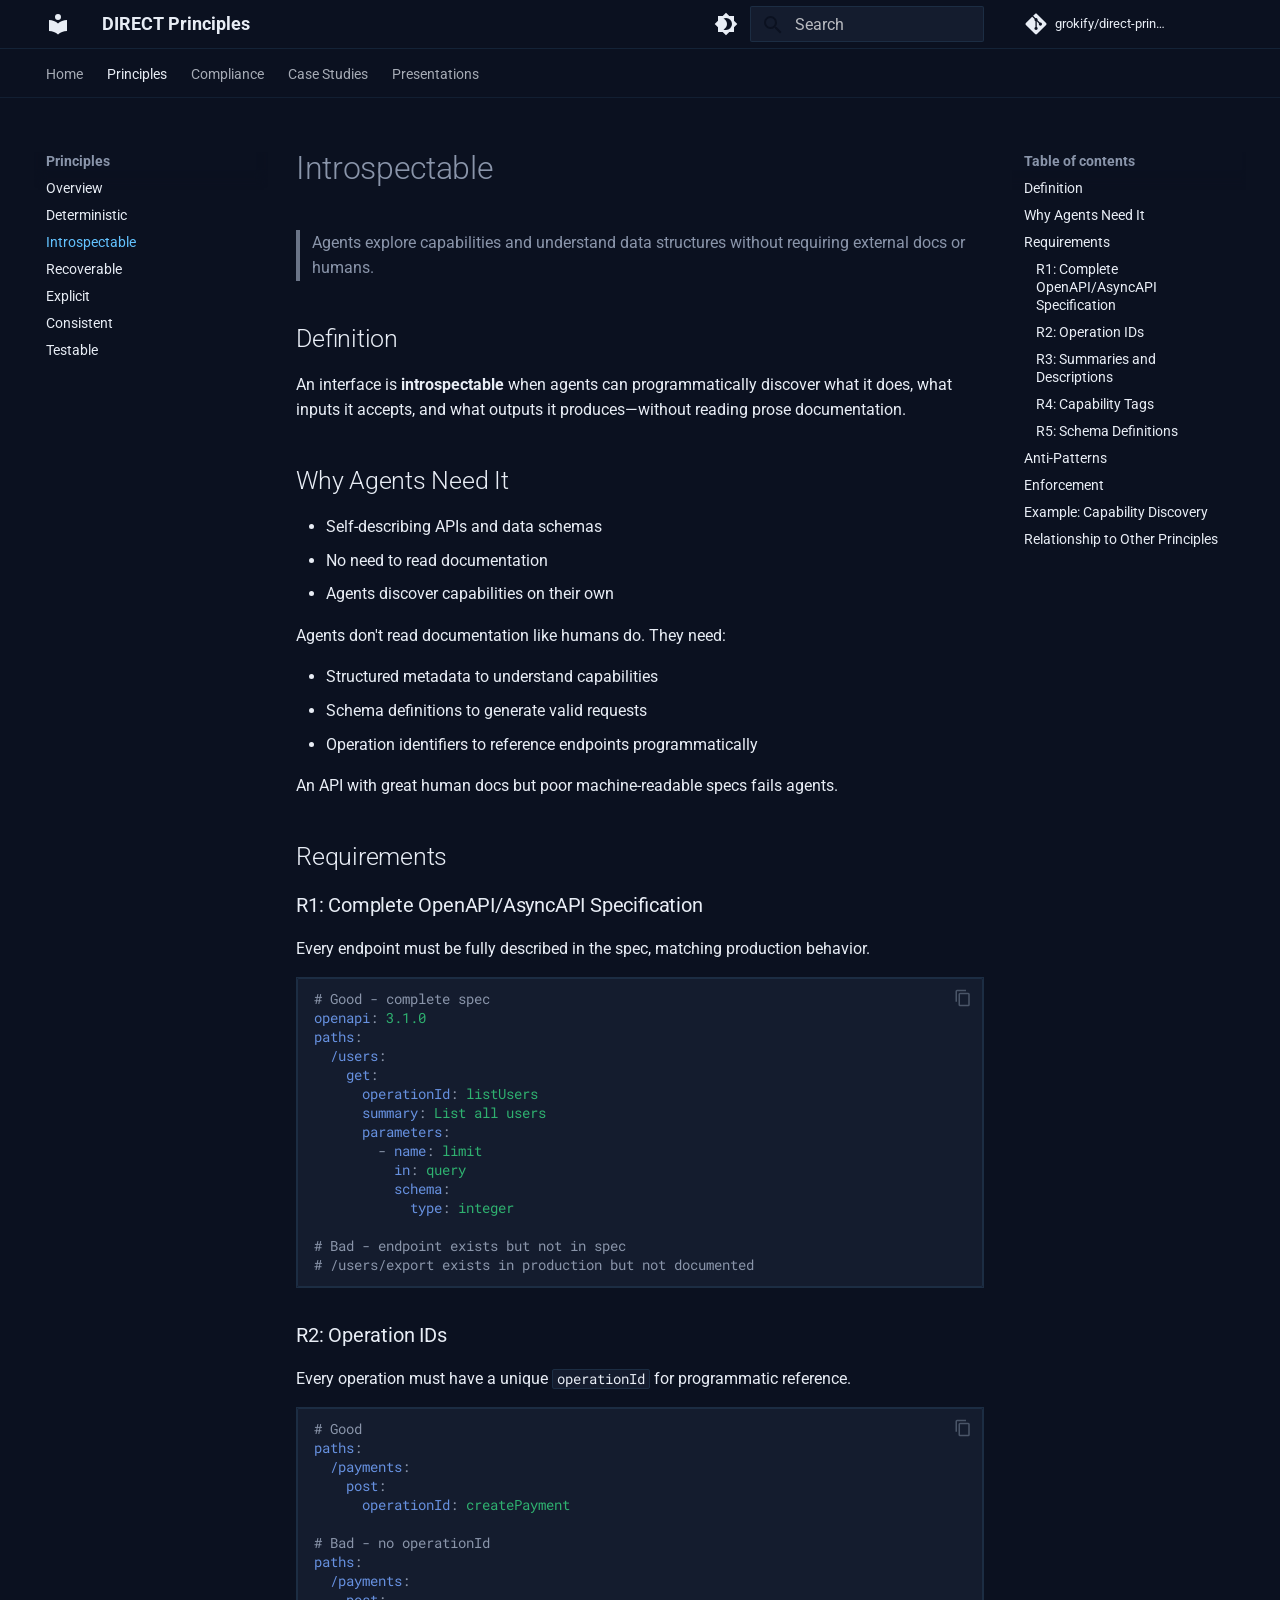
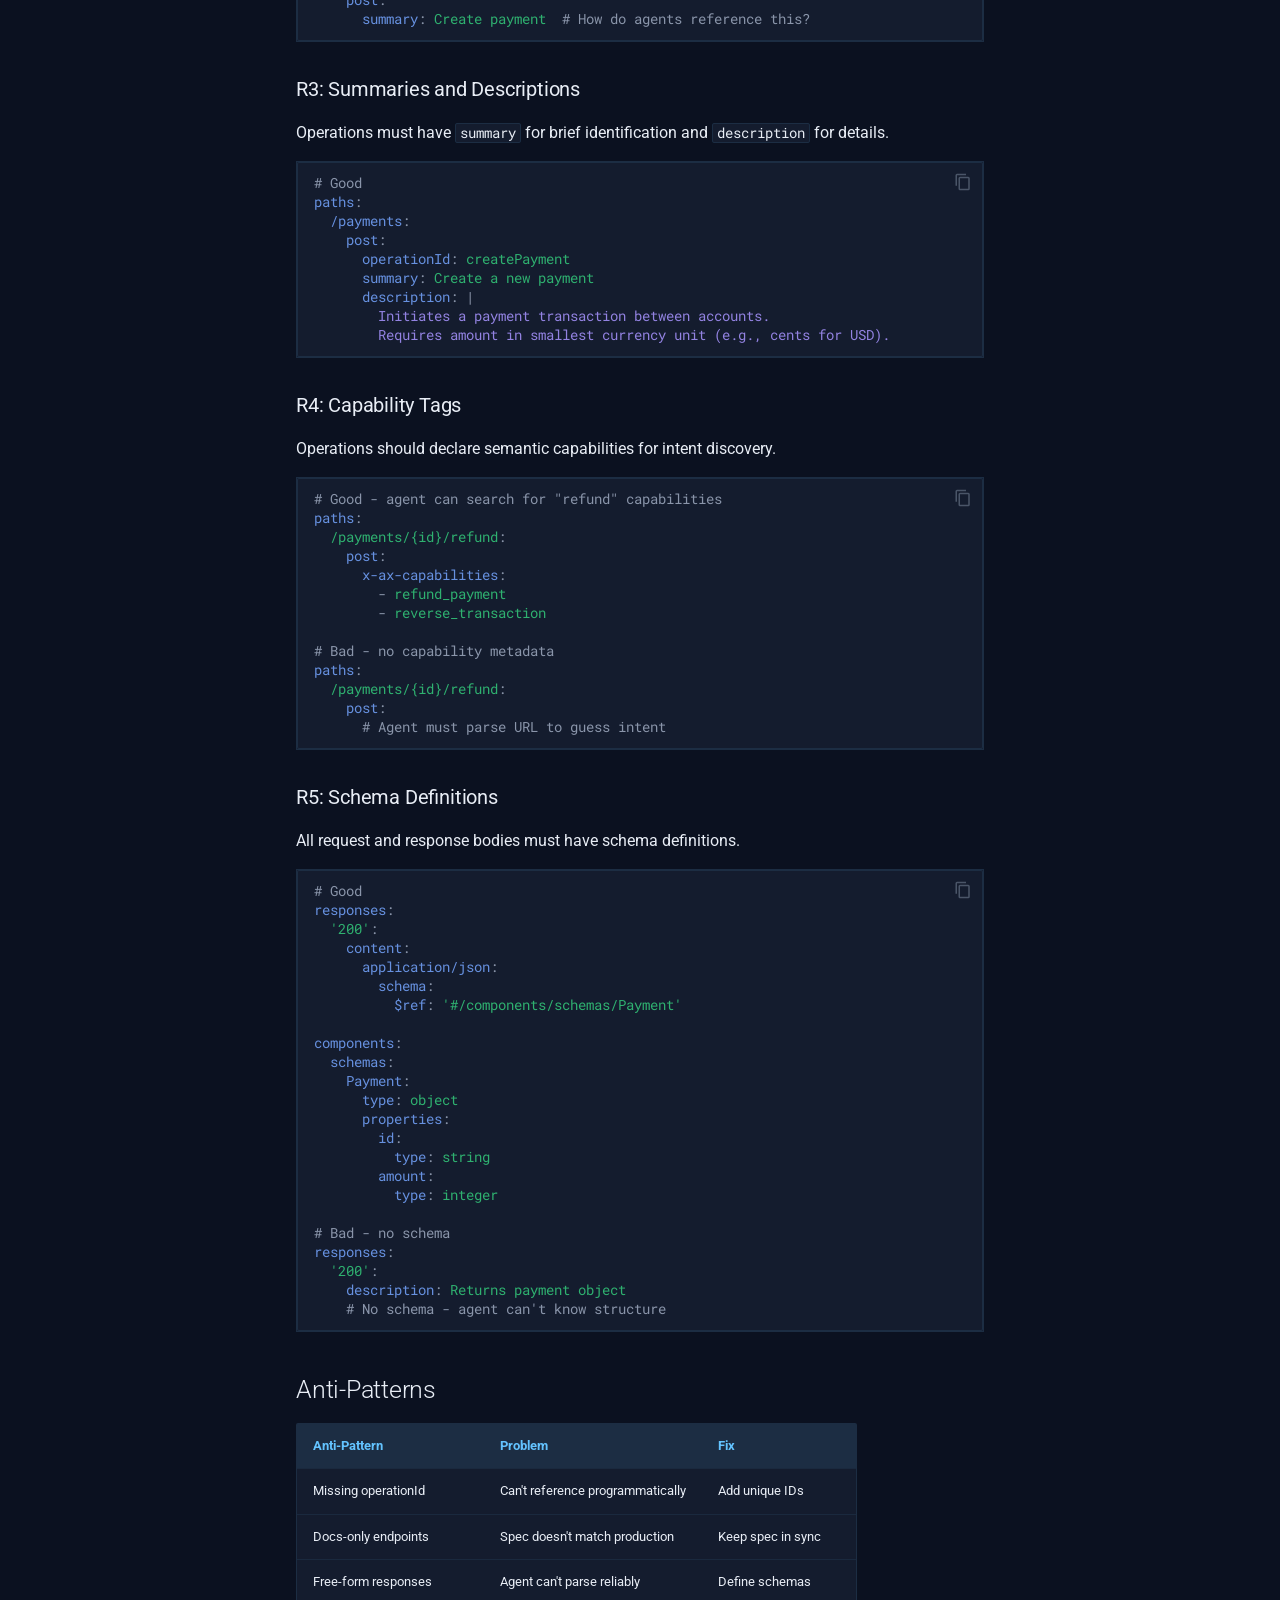
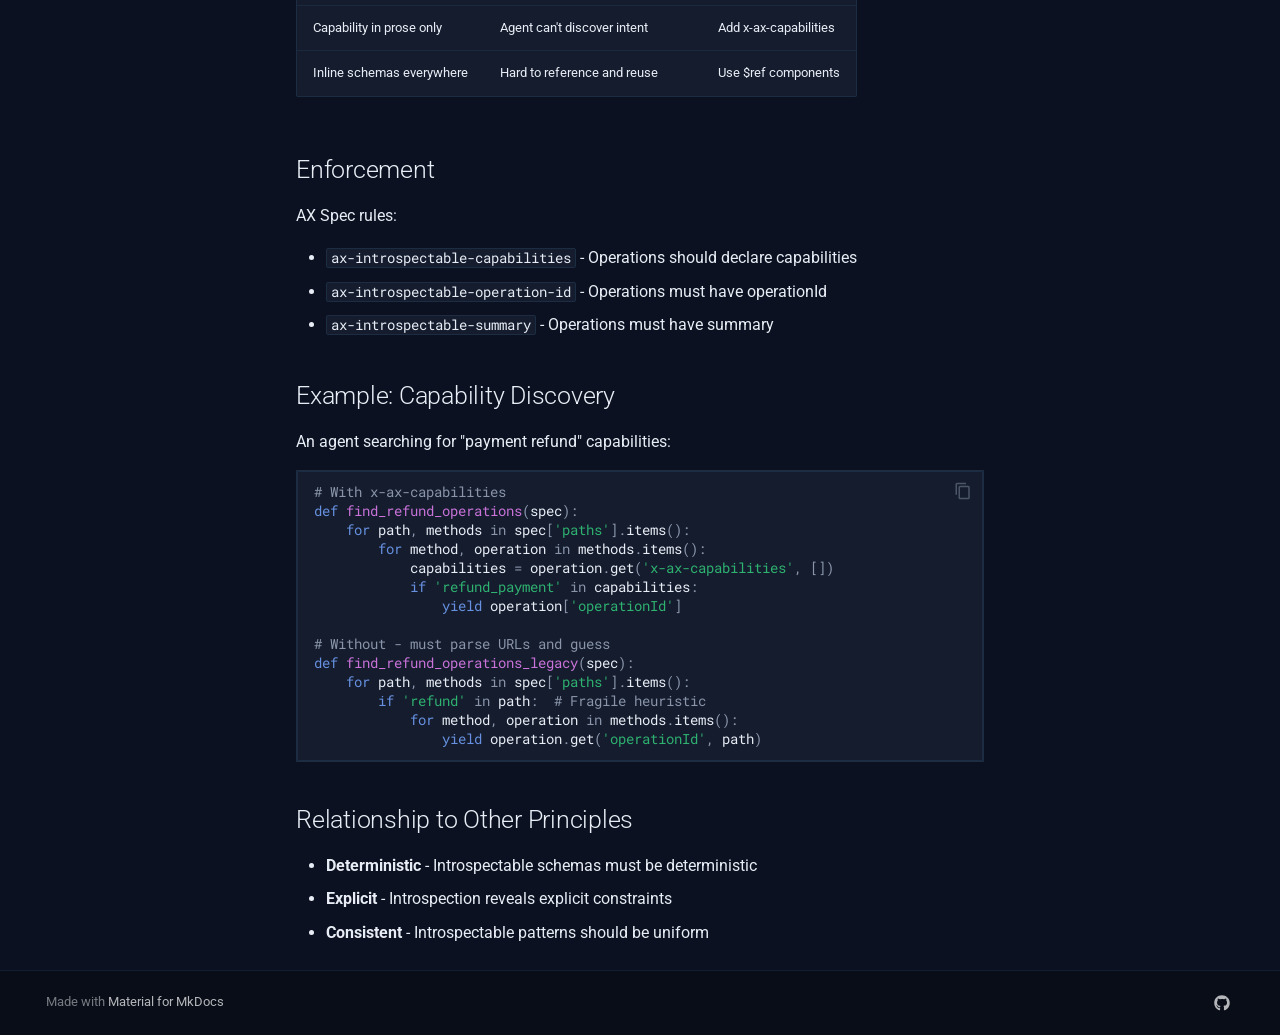
<file: principles/introspectable/index.html>
<!doctype html>
<html lang="en" class="no-js">
  <head>
    
      <meta charset="utf-8">
      <meta name="viewport" content="width=device-width,initial-scale=1">
      
        <meta name="description" content="Design principles for Agent Experience (AX)">
      
      
      
        <link rel="canonical" href="https://grokify.github.io/direct-principles/principles/introspectable/">
      
      
        <link rel="prev" href="../deterministic/">
      
      
        <link rel="next" href="../recoverable/">
      
      
      <link rel="icon" href="../../assets/images/favicon.png">
      <meta name="generator" content="mkdocs-1.6.1, mkdocs-material-9.6.18">
    
    
      
        <title>Introspectable - DIRECT Principles</title>
      
    
    
      <link rel="stylesheet" href="../../assets/stylesheets/main.7e37652d.min.css">
      
        
        <link rel="stylesheet" href="../../assets/stylesheets/palette.06af60db.min.css">
      
      


    
    
      
    
    
      
        
        
        <link rel="preconnect" href="https://fonts.gstatic.com" crossorigin>
        <link rel="stylesheet" href="https://fonts.googleapis.com/css?family=Roboto:300,300i,400,400i,700,700i%7CRoboto+Mono:400,400i,700,700i&display=fallback">
        <style>:root{--md-text-font:"Roboto";--md-code-font:"Roboto Mono"}</style>
      
    
    
      <link rel="stylesheet" href="../../stylesheets/custom.css">
    
    <script>__md_scope=new URL("../..",location),__md_hash=e=>[...e].reduce(((e,_)=>(e<<5)-e+_.charCodeAt(0)),0),__md_get=(e,_=localStorage,t=__md_scope)=>JSON.parse(_.getItem(t.pathname+"."+e)),__md_set=(e,_,t=localStorage,a=__md_scope)=>{try{t.setItem(a.pathname+"."+e,JSON.stringify(_))}catch(e){}}</script>
    
      

    
    
    
  </head>
  
  
    
    
      
    
    
    
    
    <body dir="ltr" data-md-color-scheme="slate" data-md-color-primary="custom" data-md-color-accent="custom">
  
    
    <input class="md-toggle" data-md-toggle="drawer" type="checkbox" id="__drawer" autocomplete="off">
    <input class="md-toggle" data-md-toggle="search" type="checkbox" id="__search" autocomplete="off">
    <label class="md-overlay" for="__drawer"></label>
    <div data-md-component="skip">
      
        
        <a href="#introspectable" class="md-skip">
          Skip to content
        </a>
      
    </div>
    <div data-md-component="announce">
      
    </div>
    
    
      

<header class="md-header" data-md-component="header">
  <nav class="md-header__inner md-grid" aria-label="Header">
    <a href="../.." title="DIRECT Principles" class="md-header__button md-logo" aria-label="DIRECT Principles" data-md-component="logo">
      
  
  <svg xmlns="http://www.w3.org/2000/svg" viewBox="0 0 24 24"><path d="M12 8a3 3 0 0 0 3-3 3 3 0 0 0-3-3 3 3 0 0 0-3 3 3 3 0 0 0 3 3m0 3.54C9.64 9.35 6.5 8 3 8v11c3.5 0 6.64 1.35 9 3.54 2.36-2.19 5.5-3.54 9-3.54V8c-3.5 0-6.64 1.35-9 3.54"/></svg>

    </a>
    <label class="md-header__button md-icon" for="__drawer">
      
      <svg xmlns="http://www.w3.org/2000/svg" viewBox="0 0 24 24"><path d="M3 6h18v2H3zm0 5h18v2H3zm0 5h18v2H3z"/></svg>
    </label>
    <div class="md-header__title" data-md-component="header-title">
      <div class="md-header__ellipsis">
        <div class="md-header__topic">
          <span class="md-ellipsis">
            DIRECT Principles
          </span>
        </div>
        <div class="md-header__topic" data-md-component="header-topic">
          <span class="md-ellipsis">
            
              Introspectable
            
          </span>
        </div>
      </div>
    </div>
    
      
        <form class="md-header__option" data-md-component="palette">
  
    
    
    
    <input class="md-option" data-md-color-media="" data-md-color-scheme="slate" data-md-color-primary="custom" data-md-color-accent="custom"  aria-label="Switch to light mode"  type="radio" name="__palette" id="__palette_0">
    
      <label class="md-header__button md-icon" title="Switch to light mode" for="__palette_1" hidden>
        <svg xmlns="http://www.w3.org/2000/svg" viewBox="0 0 24 24"><path d="M12 18c-.89 0-1.74-.2-2.5-.55C11.56 16.5 13 14.42 13 12s-1.44-4.5-3.5-5.45C10.26 6.2 11.11 6 12 6a6 6 0 0 1 6 6 6 6 0 0 1-6 6m8-9.31V4h-4.69L12 .69 8.69 4H4v4.69L.69 12 4 15.31V20h4.69L12 23.31 15.31 20H20v-4.69L23.31 12z"/></svg>
      </label>
    
  
    
    
    
    <input class="md-option" data-md-color-media="" data-md-color-scheme="default" data-md-color-primary="indigo" data-md-color-accent="indigo"  aria-label="Switch to dark mode"  type="radio" name="__palette" id="__palette_1">
    
      <label class="md-header__button md-icon" title="Switch to dark mode" for="__palette_0" hidden>
        <svg xmlns="http://www.w3.org/2000/svg" viewBox="0 0 24 24"><path d="M12 8a4 4 0 0 0-4 4 4 4 0 0 0 4 4 4 4 0 0 0 4-4 4 4 0 0 0-4-4m0 10a6 6 0 0 1-6-6 6 6 0 0 1 6-6 6 6 0 0 1 6 6 6 6 0 0 1-6 6m8-9.31V4h-4.69L12 .69 8.69 4H4v4.69L.69 12 4 15.31V20h4.69L12 23.31 15.31 20H20v-4.69L23.31 12z"/></svg>
      </label>
    
  
</form>
      
    
    
      <script>var palette=__md_get("__palette");if(palette&&palette.color){if("(prefers-color-scheme)"===palette.color.media){var media=matchMedia("(prefers-color-scheme: light)"),input=document.querySelector(media.matches?"[data-md-color-media='(prefers-color-scheme: light)']":"[data-md-color-media='(prefers-color-scheme: dark)']");palette.color.media=input.getAttribute("data-md-color-media"),palette.color.scheme=input.getAttribute("data-md-color-scheme"),palette.color.primary=input.getAttribute("data-md-color-primary"),palette.color.accent=input.getAttribute("data-md-color-accent")}for(var[key,value]of Object.entries(palette.color))document.body.setAttribute("data-md-color-"+key,value)}</script>
    
    
    
      
      
        <label class="md-header__button md-icon" for="__search">
          
          <svg xmlns="http://www.w3.org/2000/svg" viewBox="0 0 24 24"><path d="M9.5 3A6.5 6.5 0 0 1 16 9.5c0 1.61-.59 3.09-1.56 4.23l.27.27h.79l5 5-1.5 1.5-5-5v-.79l-.27-.27A6.52 6.52 0 0 1 9.5 16 6.5 6.5 0 0 1 3 9.5 6.5 6.5 0 0 1 9.5 3m0 2C7 5 5 7 5 9.5S7 14 9.5 14 14 12 14 9.5 12 5 9.5 5"/></svg>
        </label>
        <div class="md-search" data-md-component="search" role="dialog">
  <label class="md-search__overlay" for="__search"></label>
  <div class="md-search__inner" role="search">
    <form class="md-search__form" name="search">
      <input type="text" class="md-search__input" name="query" aria-label="Search" placeholder="Search" autocapitalize="off" autocorrect="off" autocomplete="off" spellcheck="false" data-md-component="search-query" required>
      <label class="md-search__icon md-icon" for="__search">
        
        <svg xmlns="http://www.w3.org/2000/svg" viewBox="0 0 24 24"><path d="M9.5 3A6.5 6.5 0 0 1 16 9.5c0 1.61-.59 3.09-1.56 4.23l.27.27h.79l5 5-1.5 1.5-5-5v-.79l-.27-.27A6.52 6.52 0 0 1 9.5 16 6.5 6.5 0 0 1 3 9.5 6.5 6.5 0 0 1 9.5 3m0 2C7 5 5 7 5 9.5S7 14 9.5 14 14 12 14 9.5 12 5 9.5 5"/></svg>
        
        <svg xmlns="http://www.w3.org/2000/svg" viewBox="0 0 24 24"><path d="M20 11v2H8l5.5 5.5-1.42 1.42L4.16 12l7.92-7.92L13.5 5.5 8 11z"/></svg>
      </label>
      <nav class="md-search__options" aria-label="Search">
        
        <button type="reset" class="md-search__icon md-icon" title="Clear" aria-label="Clear" tabindex="-1">
          
          <svg xmlns="http://www.w3.org/2000/svg" viewBox="0 0 24 24"><path d="M19 6.41 17.59 5 12 10.59 6.41 5 5 6.41 10.59 12 5 17.59 6.41 19 12 13.41 17.59 19 19 17.59 13.41 12z"/></svg>
        </button>
      </nav>
      
        <div class="md-search__suggest" data-md-component="search-suggest"></div>
      
    </form>
    <div class="md-search__output">
      <div class="md-search__scrollwrap" tabindex="0" data-md-scrollfix>
        <div class="md-search-result" data-md-component="search-result">
          <div class="md-search-result__meta">
            Initializing search
          </div>
          <ol class="md-search-result__list" role="presentation"></ol>
        </div>
      </div>
    </div>
  </div>
</div>
      
    
    
      <div class="md-header__source">
        <a href="https://github.com/grokify/direct-principles" title="Go to repository" class="md-source" data-md-component="source">
  <div class="md-source__icon md-icon">
    
    <svg xmlns="http://www.w3.org/2000/svg" viewBox="0 0 448 512"><!--! Font Awesome Free 7.0.0 by @fontawesome - https://fontawesome.com License - https://fontawesome.com/license/free (Icons: CC BY 4.0, Fonts: SIL OFL 1.1, Code: MIT License) Copyright 2025 Fonticons, Inc.--><path fill="currentColor" d="M439.6 236.1 244 40.5c-5.4-5.5-12.8-8.5-20.4-8.5s-15 3-20.4 8.4L162.5 81l51.5 51.5c27.1-9.1 52.7 16.8 43.4 43.7l49.7 49.7c34.2-11.8 61.2 31 35.5 56.7-26.5 26.5-70.2-2.9-56-37.3L240.3 199v121.9c25.3 12.5 22.3 41.8 9.1 55-6.4 6.4-15.2 10.1-24.3 10.1s-17.8-3.6-24.3-10.1c-17.6-17.6-11.1-46.9 11.2-56v-123c-20.8-8.5-24.6-30.7-18.6-45L142.6 101 8.5 235.1C3 240.6 0 247.9 0 255.5s3 15 8.5 20.4l195.6 195.7c5.4 5.4 12.7 8.4 20.4 8.4s15-3 20.4-8.4l194.7-194.7c5.4-5.4 8.4-12.8 8.4-20.4s-3-15-8.4-20.4"/></svg>
  </div>
  <div class="md-source__repository">
    grokify/direct-principles
  </div>
</a>
      </div>
    
  </nav>
  
</header>
    
    <div class="md-container" data-md-component="container">
      
      
        
          
            
<nav class="md-tabs" aria-label="Tabs" data-md-component="tabs">
  <div class="md-grid">
    <ul class="md-tabs__list">
      
        
  
  
  
  
    <li class="md-tabs__item">
      <a href="../../home/" class="md-tabs__link">
        
  
  
    
  
  Home

      </a>
    </li>
  

      
        
  
  
  
    
  
  
    
    
      <li class="md-tabs__item md-tabs__item--active">
        <a href="../" class="md-tabs__link">
          
  
  
  Principles

        </a>
      </li>
    
  

      
        
  
  
  
  
    
    
      <li class="md-tabs__item">
        <a href="../../compliance/levels/" class="md-tabs__link">
          
  
  
  Compliance

        </a>
      </li>
    
  

      
        
  
  
  
  
    
    
      <li class="md-tabs__item">
        <a href="../../case-studies/agent-tooling-ecosystem/" class="md-tabs__link">
          
  
  
  Case Studies

        </a>
      </li>
    
  

      
        
  
  
  
  
    
    
      <li class="md-tabs__item">
        <a href="../../presentations/direct-overview/" class="md-tabs__link">
          
  
  
  Presentations

        </a>
      </li>
    
  

      
    </ul>
  </div>
</nav>
          
        
      
      <main class="md-main" data-md-component="main">
        <div class="md-main__inner md-grid">
          
            
              
              <div class="md-sidebar md-sidebar--primary" data-md-component="sidebar" data-md-type="navigation" >
                <div class="md-sidebar__scrollwrap">
                  <div class="md-sidebar__inner">
                    


  


<nav class="md-nav md-nav--primary md-nav--lifted" aria-label="Navigation" data-md-level="0">
  <label class="md-nav__title" for="__drawer">
    <a href="../.." title="DIRECT Principles" class="md-nav__button md-logo" aria-label="DIRECT Principles" data-md-component="logo">
      
  
  <svg xmlns="http://www.w3.org/2000/svg" viewBox="0 0 24 24"><path d="M12 8a3 3 0 0 0 3-3 3 3 0 0 0-3-3 3 3 0 0 0-3 3 3 3 0 0 0 3 3m0 3.54C9.64 9.35 6.5 8 3 8v11c3.5 0 6.64 1.35 9 3.54 2.36-2.19 5.5-3.54 9-3.54V8c-3.5 0-6.64 1.35-9 3.54"/></svg>

    </a>
    DIRECT Principles
  </label>
  
    <div class="md-nav__source">
      <a href="https://github.com/grokify/direct-principles" title="Go to repository" class="md-source" data-md-component="source">
  <div class="md-source__icon md-icon">
    
    <svg xmlns="http://www.w3.org/2000/svg" viewBox="0 0 448 512"><!--! Font Awesome Free 7.0.0 by @fontawesome - https://fontawesome.com License - https://fontawesome.com/license/free (Icons: CC BY 4.0, Fonts: SIL OFL 1.1, Code: MIT License) Copyright 2025 Fonticons, Inc.--><path fill="currentColor" d="M439.6 236.1 244 40.5c-5.4-5.5-12.8-8.5-20.4-8.5s-15 3-20.4 8.4L162.5 81l51.5 51.5c27.1-9.1 52.7 16.8 43.4 43.7l49.7 49.7c34.2-11.8 61.2 31 35.5 56.7-26.5 26.5-70.2-2.9-56-37.3L240.3 199v121.9c25.3 12.5 22.3 41.8 9.1 55-6.4 6.4-15.2 10.1-24.3 10.1s-17.8-3.6-24.3-10.1c-17.6-17.6-11.1-46.9 11.2-56v-123c-20.8-8.5-24.6-30.7-18.6-45L142.6 101 8.5 235.1C3 240.6 0 247.9 0 255.5s3 15 8.5 20.4l195.6 195.7c5.4 5.4 12.7 8.4 20.4 8.4s15-3 20.4-8.4l194.7-194.7c5.4-5.4 8.4-12.8 8.4-20.4s-3-15-8.4-20.4"/></svg>
  </div>
  <div class="md-source__repository">
    grokify/direct-principles
  </div>
</a>
    </div>
  
  <ul class="md-nav__list" data-md-scrollfix>
    
      
      
  
  
  
  
    <li class="md-nav__item">
      <a href="../../home/" class="md-nav__link">
        
  
  
  <span class="md-ellipsis">
    Home
    
  </span>
  

      </a>
    </li>
  

    
      
      
  
  
    
  
  
  
    
    
    
    
      
        
        
      
      
        
      
    
    
    <li class="md-nav__item md-nav__item--active md-nav__item--section md-nav__item--nested">
      
        
        
        <input class="md-nav__toggle md-toggle " type="checkbox" id="__nav_2" checked>
        
          
          <label class="md-nav__link" for="__nav_2" id="__nav_2_label" tabindex="">
            
  
  
  <span class="md-ellipsis">
    Principles
    
  </span>
  

            <span class="md-nav__icon md-icon"></span>
          </label>
        
        <nav class="md-nav" data-md-level="1" aria-labelledby="__nav_2_label" aria-expanded="true">
          <label class="md-nav__title" for="__nav_2">
            <span class="md-nav__icon md-icon"></span>
            Principles
          </label>
          <ul class="md-nav__list" data-md-scrollfix>
            
              
                
  
  
  
  
    <li class="md-nav__item">
      <a href="../" class="md-nav__link">
        
  
  
  <span class="md-ellipsis">
    Overview
    
  </span>
  

      </a>
    </li>
  

              
            
              
                
  
  
  
  
    <li class="md-nav__item">
      <a href="../deterministic/" class="md-nav__link">
        
  
  
  <span class="md-ellipsis">
    Deterministic
    
  </span>
  

      </a>
    </li>
  

              
            
              
                
  
  
    
  
  
  
    <li class="md-nav__item md-nav__item--active">
      
      <input class="md-nav__toggle md-toggle" type="checkbox" id="__toc">
      
      
        
      
      
        <label class="md-nav__link md-nav__link--active" for="__toc">
          
  
  
  <span class="md-ellipsis">
    Introspectable
    
  </span>
  

          <span class="md-nav__icon md-icon"></span>
        </label>
      
      <a href="./" class="md-nav__link md-nav__link--active">
        
  
  
  <span class="md-ellipsis">
    Introspectable
    
  </span>
  

      </a>
      
        

<nav class="md-nav md-nav--secondary" aria-label="Table of contents">
  
  
  
    
  
  
    <label class="md-nav__title" for="__toc">
      <span class="md-nav__icon md-icon"></span>
      Table of contents
    </label>
    <ul class="md-nav__list" data-md-component="toc" data-md-scrollfix>
      
        <li class="md-nav__item">
  <a href="#definition" class="md-nav__link">
    <span class="md-ellipsis">
      Definition
    </span>
  </a>
  
</li>
      
        <li class="md-nav__item">
  <a href="#why-agents-need-it" class="md-nav__link">
    <span class="md-ellipsis">
      Why Agents Need It
    </span>
  </a>
  
</li>
      
        <li class="md-nav__item">
  <a href="#requirements" class="md-nav__link">
    <span class="md-ellipsis">
      Requirements
    </span>
  </a>
  
    <nav class="md-nav" aria-label="Requirements">
      <ul class="md-nav__list">
        
          <li class="md-nav__item">
  <a href="#r1-complete-openapiasyncapi-specification" class="md-nav__link">
    <span class="md-ellipsis">
      R1: Complete OpenAPI/AsyncAPI Specification
    </span>
  </a>
  
</li>
        
          <li class="md-nav__item">
  <a href="#r2-operation-ids" class="md-nav__link">
    <span class="md-ellipsis">
      R2: Operation IDs
    </span>
  </a>
  
</li>
        
          <li class="md-nav__item">
  <a href="#r3-summaries-and-descriptions" class="md-nav__link">
    <span class="md-ellipsis">
      R3: Summaries and Descriptions
    </span>
  </a>
  
</li>
        
          <li class="md-nav__item">
  <a href="#r4-capability-tags" class="md-nav__link">
    <span class="md-ellipsis">
      R4: Capability Tags
    </span>
  </a>
  
</li>
        
          <li class="md-nav__item">
  <a href="#r5-schema-definitions" class="md-nav__link">
    <span class="md-ellipsis">
      R5: Schema Definitions
    </span>
  </a>
  
</li>
        
      </ul>
    </nav>
  
</li>
      
        <li class="md-nav__item">
  <a href="#anti-patterns" class="md-nav__link">
    <span class="md-ellipsis">
      Anti-Patterns
    </span>
  </a>
  
</li>
      
        <li class="md-nav__item">
  <a href="#enforcement" class="md-nav__link">
    <span class="md-ellipsis">
      Enforcement
    </span>
  </a>
  
</li>
      
        <li class="md-nav__item">
  <a href="#example-capability-discovery" class="md-nav__link">
    <span class="md-ellipsis">
      Example: Capability Discovery
    </span>
  </a>
  
</li>
      
        <li class="md-nav__item">
  <a href="#relationship-to-other-principles" class="md-nav__link">
    <span class="md-ellipsis">
      Relationship to Other Principles
    </span>
  </a>
  
</li>
      
    </ul>
  
</nav>
      
    </li>
  

              
            
              
                
  
  
  
  
    <li class="md-nav__item">
      <a href="../recoverable/" class="md-nav__link">
        
  
  
  <span class="md-ellipsis">
    Recoverable
    
  </span>
  

      </a>
    </li>
  

              
            
              
                
  
  
  
  
    <li class="md-nav__item">
      <a href="../explicit/" class="md-nav__link">
        
  
  
  <span class="md-ellipsis">
    Explicit
    
  </span>
  

      </a>
    </li>
  

              
            
              
                
  
  
  
  
    <li class="md-nav__item">
      <a href="../consistent/" class="md-nav__link">
        
  
  
  <span class="md-ellipsis">
    Consistent
    
  </span>
  

      </a>
    </li>
  

              
            
              
                
  
  
  
  
    <li class="md-nav__item">
      <a href="../testable/" class="md-nav__link">
        
  
  
  <span class="md-ellipsis">
    Testable
    
  </span>
  

      </a>
    </li>
  

              
            
          </ul>
        </nav>
      
    </li>
  

    
      
      
  
  
  
  
    
    
    
    
      
      
        
      
    
    
    <li class="md-nav__item md-nav__item--nested">
      
        
        
          
        
        <input class="md-nav__toggle md-toggle md-toggle--indeterminate" type="checkbox" id="__nav_3" >
        
          
          <label class="md-nav__link" for="__nav_3" id="__nav_3_label" tabindex="0">
            
  
  
  <span class="md-ellipsis">
    Compliance
    
  </span>
  

            <span class="md-nav__icon md-icon"></span>
          </label>
        
        <nav class="md-nav" data-md-level="1" aria-labelledby="__nav_3_label" aria-expanded="false">
          <label class="md-nav__title" for="__nav_3">
            <span class="md-nav__icon md-icon"></span>
            Compliance
          </label>
          <ul class="md-nav__list" data-md-scrollfix>
            
              
                
  
  
  
  
    <li class="md-nav__item">
      <a href="../../compliance/levels/" class="md-nav__link">
        
  
  
  <span class="md-ellipsis">
    Levels
    
  </span>
  

      </a>
    </li>
  

              
            
          </ul>
        </nav>
      
    </li>
  

    
      
      
  
  
  
  
    
    
    
    
      
      
        
      
    
    
    <li class="md-nav__item md-nav__item--nested">
      
        
        
          
        
        <input class="md-nav__toggle md-toggle md-toggle--indeterminate" type="checkbox" id="__nav_4" >
        
          
          <label class="md-nav__link" for="__nav_4" id="__nav_4_label" tabindex="0">
            
  
  
  <span class="md-ellipsis">
    Case Studies
    
  </span>
  

            <span class="md-nav__icon md-icon"></span>
          </label>
        
        <nav class="md-nav" data-md-level="1" aria-labelledby="__nav_4_label" aria-expanded="false">
          <label class="md-nav__title" for="__nav_4">
            <span class="md-nav__icon md-icon"></span>
            Case Studies
          </label>
          <ul class="md-nav__list" data-md-scrollfix>
            
              
                
  
  
  
  
    <li class="md-nav__item">
      <a href="../../case-studies/agent-tooling-ecosystem/" class="md-nav__link">
        
  
  
  <span class="md-ellipsis">
    Agent Tooling Ecosystem
    
  </span>
  

      </a>
    </li>
  

              
            
          </ul>
        </nav>
      
    </li>
  

    
      
      
  
  
  
  
    
    
    
    
      
      
        
      
    
    
    <li class="md-nav__item md-nav__item--nested">
      
        
        
          
        
        <input class="md-nav__toggle md-toggle md-toggle--indeterminate" type="checkbox" id="__nav_5" >
        
          
          <label class="md-nav__link" for="__nav_5" id="__nav_5_label" tabindex="0">
            
  
  
  <span class="md-ellipsis">
    Presentations
    
  </span>
  

            <span class="md-nav__icon md-icon"></span>
          </label>
        
        <nav class="md-nav" data-md-level="1" aria-labelledby="__nav_5_label" aria-expanded="false">
          <label class="md-nav__title" for="__nav_5">
            <span class="md-nav__icon md-icon"></span>
            Presentations
          </label>
          <ul class="md-nav__list" data-md-scrollfix>
            
              
                
  
  
  
  
    <li class="md-nav__item">
      <a href="../../presentations/direct-overview/" class="md-nav__link">
        
  
  
  <span class="md-ellipsis">
    DIRECT Overview
    
  </span>
  

      </a>
    </li>
  

              
            
          </ul>
        </nav>
      
    </li>
  

    
  </ul>
</nav>
                  </div>
                </div>
              </div>
            
            
              
              <div class="md-sidebar md-sidebar--secondary" data-md-component="sidebar" data-md-type="toc" >
                <div class="md-sidebar__scrollwrap">
                  <div class="md-sidebar__inner">
                    

<nav class="md-nav md-nav--secondary" aria-label="Table of contents">
  
  
  
    
  
  
    <label class="md-nav__title" for="__toc">
      <span class="md-nav__icon md-icon"></span>
      Table of contents
    </label>
    <ul class="md-nav__list" data-md-component="toc" data-md-scrollfix>
      
        <li class="md-nav__item">
  <a href="#definition" class="md-nav__link">
    <span class="md-ellipsis">
      Definition
    </span>
  </a>
  
</li>
      
        <li class="md-nav__item">
  <a href="#why-agents-need-it" class="md-nav__link">
    <span class="md-ellipsis">
      Why Agents Need It
    </span>
  </a>
  
</li>
      
        <li class="md-nav__item">
  <a href="#requirements" class="md-nav__link">
    <span class="md-ellipsis">
      Requirements
    </span>
  </a>
  
    <nav class="md-nav" aria-label="Requirements">
      <ul class="md-nav__list">
        
          <li class="md-nav__item">
  <a href="#r1-complete-openapiasyncapi-specification" class="md-nav__link">
    <span class="md-ellipsis">
      R1: Complete OpenAPI/AsyncAPI Specification
    </span>
  </a>
  
</li>
        
          <li class="md-nav__item">
  <a href="#r2-operation-ids" class="md-nav__link">
    <span class="md-ellipsis">
      R2: Operation IDs
    </span>
  </a>
  
</li>
        
          <li class="md-nav__item">
  <a href="#r3-summaries-and-descriptions" class="md-nav__link">
    <span class="md-ellipsis">
      R3: Summaries and Descriptions
    </span>
  </a>
  
</li>
        
          <li class="md-nav__item">
  <a href="#r4-capability-tags" class="md-nav__link">
    <span class="md-ellipsis">
      R4: Capability Tags
    </span>
  </a>
  
</li>
        
          <li class="md-nav__item">
  <a href="#r5-schema-definitions" class="md-nav__link">
    <span class="md-ellipsis">
      R5: Schema Definitions
    </span>
  </a>
  
</li>
        
      </ul>
    </nav>
  
</li>
      
        <li class="md-nav__item">
  <a href="#anti-patterns" class="md-nav__link">
    <span class="md-ellipsis">
      Anti-Patterns
    </span>
  </a>
  
</li>
      
        <li class="md-nav__item">
  <a href="#enforcement" class="md-nav__link">
    <span class="md-ellipsis">
      Enforcement
    </span>
  </a>
  
</li>
      
        <li class="md-nav__item">
  <a href="#example-capability-discovery" class="md-nav__link">
    <span class="md-ellipsis">
      Example: Capability Discovery
    </span>
  </a>
  
</li>
      
        <li class="md-nav__item">
  <a href="#relationship-to-other-principles" class="md-nav__link">
    <span class="md-ellipsis">
      Relationship to Other Principles
    </span>
  </a>
  
</li>
      
    </ul>
  
</nav>
                  </div>
                </div>
              </div>
            
          
          
            <div class="md-content" data-md-component="content">
              <article class="md-content__inner md-typeset">
                
                  


  
  


<h1 id="introspectable">Introspectable<a class="headerlink" href="#introspectable" title="Permanent link">&para;</a></h1>
<blockquote>
<p>Agents explore capabilities and understand data structures without requiring external docs or humans.</p>
</blockquote>
<h2 id="definition">Definition<a class="headerlink" href="#definition" title="Permanent link">&para;</a></h2>
<p>An interface is <strong>introspectable</strong> when agents can programmatically discover what it does, what inputs it accepts, and what outputs it produces—without reading prose documentation.</p>
<h2 id="why-agents-need-it">Why Agents Need It<a class="headerlink" href="#why-agents-need-it" title="Permanent link">&para;</a></h2>
<ul>
<li>Self-describing APIs and data schemas</li>
<li>No need to read documentation</li>
<li>Agents discover capabilities on their own</li>
</ul>
<p>Agents don't read documentation like humans do. They need:</p>
<ul>
<li>Structured metadata to understand capabilities</li>
<li>Schema definitions to generate valid requests</li>
<li>Operation identifiers to reference endpoints programmatically</li>
</ul>
<p>An API with great human docs but poor machine-readable specs fails agents.</p>
<h2 id="requirements">Requirements<a class="headerlink" href="#requirements" title="Permanent link">&para;</a></h2>
<h3 id="r1-complete-openapiasyncapi-specification">R1: Complete OpenAPI/AsyncAPI Specification<a class="headerlink" href="#r1-complete-openapiasyncapi-specification" title="Permanent link">&para;</a></h3>
<p>Every endpoint must be fully described in the spec, matching production behavior.</p>
<div class="highlight"><pre><span></span><code><a id="__codelineno-0-1" name="__codelineno-0-1" href="#__codelineno-0-1"></a><span class="c1"># Good - complete spec</span>
<a id="__codelineno-0-2" name="__codelineno-0-2" href="#__codelineno-0-2"></a><span class="nt">openapi</span><span class="p">:</span><span class="w"> </span><span class="l l-Scalar l-Scalar-Plain">3.1.0</span>
<a id="__codelineno-0-3" name="__codelineno-0-3" href="#__codelineno-0-3"></a><span class="nt">paths</span><span class="p">:</span>
<a id="__codelineno-0-4" name="__codelineno-0-4" href="#__codelineno-0-4"></a><span class="w">  </span><span class="nt">/users</span><span class="p">:</span>
<a id="__codelineno-0-5" name="__codelineno-0-5" href="#__codelineno-0-5"></a><span class="w">    </span><span class="nt">get</span><span class="p">:</span>
<a id="__codelineno-0-6" name="__codelineno-0-6" href="#__codelineno-0-6"></a><span class="w">      </span><span class="nt">operationId</span><span class="p">:</span><span class="w"> </span><span class="l l-Scalar l-Scalar-Plain">listUsers</span>
<a id="__codelineno-0-7" name="__codelineno-0-7" href="#__codelineno-0-7"></a><span class="w">      </span><span class="nt">summary</span><span class="p">:</span><span class="w"> </span><span class="l l-Scalar l-Scalar-Plain">List all users</span>
<a id="__codelineno-0-8" name="__codelineno-0-8" href="#__codelineno-0-8"></a><span class="w">      </span><span class="nt">parameters</span><span class="p">:</span>
<a id="__codelineno-0-9" name="__codelineno-0-9" href="#__codelineno-0-9"></a><span class="w">        </span><span class="p p-Indicator">-</span><span class="w"> </span><span class="nt">name</span><span class="p">:</span><span class="w"> </span><span class="l l-Scalar l-Scalar-Plain">limit</span>
<a id="__codelineno-0-10" name="__codelineno-0-10" href="#__codelineno-0-10"></a><span class="w">          </span><span class="nt">in</span><span class="p">:</span><span class="w"> </span><span class="l l-Scalar l-Scalar-Plain">query</span>
<a id="__codelineno-0-11" name="__codelineno-0-11" href="#__codelineno-0-11"></a><span class="w">          </span><span class="nt">schema</span><span class="p">:</span>
<a id="__codelineno-0-12" name="__codelineno-0-12" href="#__codelineno-0-12"></a><span class="w">            </span><span class="nt">type</span><span class="p">:</span><span class="w"> </span><span class="l l-Scalar l-Scalar-Plain">integer</span>
<a id="__codelineno-0-13" name="__codelineno-0-13" href="#__codelineno-0-13"></a>
<a id="__codelineno-0-14" name="__codelineno-0-14" href="#__codelineno-0-14"></a><span class="c1"># Bad - endpoint exists but not in spec</span>
<a id="__codelineno-0-15" name="__codelineno-0-15" href="#__codelineno-0-15"></a><span class="c1"># /users/export exists in production but not documented</span>
</code></pre></div>
<h3 id="r2-operation-ids">R2: Operation IDs<a class="headerlink" href="#r2-operation-ids" title="Permanent link">&para;</a></h3>
<p>Every operation must have a unique <code>operationId</code> for programmatic reference.</p>
<div class="highlight"><pre><span></span><code><a id="__codelineno-1-1" name="__codelineno-1-1" href="#__codelineno-1-1"></a><span class="c1"># Good</span>
<a id="__codelineno-1-2" name="__codelineno-1-2" href="#__codelineno-1-2"></a><span class="nt">paths</span><span class="p">:</span>
<a id="__codelineno-1-3" name="__codelineno-1-3" href="#__codelineno-1-3"></a><span class="w">  </span><span class="nt">/payments</span><span class="p">:</span>
<a id="__codelineno-1-4" name="__codelineno-1-4" href="#__codelineno-1-4"></a><span class="w">    </span><span class="nt">post</span><span class="p">:</span>
<a id="__codelineno-1-5" name="__codelineno-1-5" href="#__codelineno-1-5"></a><span class="w">      </span><span class="nt">operationId</span><span class="p">:</span><span class="w"> </span><span class="l l-Scalar l-Scalar-Plain">createPayment</span>
<a id="__codelineno-1-6" name="__codelineno-1-6" href="#__codelineno-1-6"></a>
<a id="__codelineno-1-7" name="__codelineno-1-7" href="#__codelineno-1-7"></a><span class="c1"># Bad - no operationId</span>
<a id="__codelineno-1-8" name="__codelineno-1-8" href="#__codelineno-1-8"></a><span class="nt">paths</span><span class="p">:</span>
<a id="__codelineno-1-9" name="__codelineno-1-9" href="#__codelineno-1-9"></a><span class="w">  </span><span class="nt">/payments</span><span class="p">:</span>
<a id="__codelineno-1-10" name="__codelineno-1-10" href="#__codelineno-1-10"></a><span class="w">    </span><span class="nt">post</span><span class="p">:</span>
<a id="__codelineno-1-11" name="__codelineno-1-11" href="#__codelineno-1-11"></a><span class="w">      </span><span class="nt">summary</span><span class="p">:</span><span class="w"> </span><span class="l l-Scalar l-Scalar-Plain">Create payment</span><span class="w">  </span><span class="c1"># How do agents reference this?</span>
</code></pre></div>
<h3 id="r3-summaries-and-descriptions">R3: Summaries and Descriptions<a class="headerlink" href="#r3-summaries-and-descriptions" title="Permanent link">&para;</a></h3>
<p>Operations must have <code>summary</code> for brief identification and <code>description</code> for details.</p>
<div class="highlight"><pre><span></span><code><a id="__codelineno-2-1" name="__codelineno-2-1" href="#__codelineno-2-1"></a><span class="c1"># Good</span>
<a id="__codelineno-2-2" name="__codelineno-2-2" href="#__codelineno-2-2"></a><span class="nt">paths</span><span class="p">:</span>
<a id="__codelineno-2-3" name="__codelineno-2-3" href="#__codelineno-2-3"></a><span class="w">  </span><span class="nt">/payments</span><span class="p">:</span>
<a id="__codelineno-2-4" name="__codelineno-2-4" href="#__codelineno-2-4"></a><span class="w">    </span><span class="nt">post</span><span class="p">:</span>
<a id="__codelineno-2-5" name="__codelineno-2-5" href="#__codelineno-2-5"></a><span class="w">      </span><span class="nt">operationId</span><span class="p">:</span><span class="w"> </span><span class="l l-Scalar l-Scalar-Plain">createPayment</span>
<a id="__codelineno-2-6" name="__codelineno-2-6" href="#__codelineno-2-6"></a><span class="w">      </span><span class="nt">summary</span><span class="p">:</span><span class="w"> </span><span class="l l-Scalar l-Scalar-Plain">Create a new payment</span>
<a id="__codelineno-2-7" name="__codelineno-2-7" href="#__codelineno-2-7"></a><span class="w">      </span><span class="nt">description</span><span class="p">:</span><span class="w"> </span><span class="p p-Indicator">|</span>
<a id="__codelineno-2-8" name="__codelineno-2-8" href="#__codelineno-2-8"></a><span class="w">        </span><span class="no">Initiates a payment transaction between accounts.</span>
<a id="__codelineno-2-9" name="__codelineno-2-9" href="#__codelineno-2-9"></a><span class="w">        </span><span class="no">Requires amount in smallest currency unit (e.g., cents for USD).</span>
</code></pre></div>
<h3 id="r4-capability-tags">R4: Capability Tags<a class="headerlink" href="#r4-capability-tags" title="Permanent link">&para;</a></h3>
<p>Operations should declare semantic capabilities for intent discovery.</p>
<div class="highlight"><pre><span></span><code><a id="__codelineno-3-1" name="__codelineno-3-1" href="#__codelineno-3-1"></a><span class="c1"># Good - agent can search for &quot;refund&quot; capabilities</span>
<a id="__codelineno-3-2" name="__codelineno-3-2" href="#__codelineno-3-2"></a><span class="nt">paths</span><span class="p">:</span>
<a id="__codelineno-3-3" name="__codelineno-3-3" href="#__codelineno-3-3"></a><span class="w">  </span><span class="l l-Scalar l-Scalar-Plain">/payments/{id}/refund</span><span class="p p-Indicator">:</span>
<a id="__codelineno-3-4" name="__codelineno-3-4" href="#__codelineno-3-4"></a><span class="w">    </span><span class="nt">post</span><span class="p">:</span>
<a id="__codelineno-3-5" name="__codelineno-3-5" href="#__codelineno-3-5"></a><span class="w">      </span><span class="nt">x-ax-capabilities</span><span class="p">:</span>
<a id="__codelineno-3-6" name="__codelineno-3-6" href="#__codelineno-3-6"></a><span class="w">        </span><span class="p p-Indicator">-</span><span class="w"> </span><span class="l l-Scalar l-Scalar-Plain">refund_payment</span>
<a id="__codelineno-3-7" name="__codelineno-3-7" href="#__codelineno-3-7"></a><span class="w">        </span><span class="p p-Indicator">-</span><span class="w"> </span><span class="l l-Scalar l-Scalar-Plain">reverse_transaction</span>
<a id="__codelineno-3-8" name="__codelineno-3-8" href="#__codelineno-3-8"></a>
<a id="__codelineno-3-9" name="__codelineno-3-9" href="#__codelineno-3-9"></a><span class="c1"># Bad - no capability metadata</span>
<a id="__codelineno-3-10" name="__codelineno-3-10" href="#__codelineno-3-10"></a><span class="nt">paths</span><span class="p">:</span>
<a id="__codelineno-3-11" name="__codelineno-3-11" href="#__codelineno-3-11"></a><span class="w">  </span><span class="l l-Scalar l-Scalar-Plain">/payments/{id}/refund</span><span class="p p-Indicator">:</span>
<a id="__codelineno-3-12" name="__codelineno-3-12" href="#__codelineno-3-12"></a><span class="w">    </span><span class="nt">post</span><span class="p">:</span>
<a id="__codelineno-3-13" name="__codelineno-3-13" href="#__codelineno-3-13"></a><span class="w">      </span><span class="c1"># Agent must parse URL to guess intent</span>
</code></pre></div>
<h3 id="r5-schema-definitions">R5: Schema Definitions<a class="headerlink" href="#r5-schema-definitions" title="Permanent link">&para;</a></h3>
<p>All request and response bodies must have schema definitions.</p>
<div class="highlight"><pre><span></span><code><a id="__codelineno-4-1" name="__codelineno-4-1" href="#__codelineno-4-1"></a><span class="c1"># Good</span>
<a id="__codelineno-4-2" name="__codelineno-4-2" href="#__codelineno-4-2"></a><span class="nt">responses</span><span class="p">:</span>
<a id="__codelineno-4-3" name="__codelineno-4-3" href="#__codelineno-4-3"></a><span class="w">  </span><span class="s">&#39;200&#39;</span><span class="p p-Indicator">:</span>
<a id="__codelineno-4-4" name="__codelineno-4-4" href="#__codelineno-4-4"></a><span class="w">    </span><span class="nt">content</span><span class="p">:</span>
<a id="__codelineno-4-5" name="__codelineno-4-5" href="#__codelineno-4-5"></a><span class="w">      </span><span class="nt">application/json</span><span class="p">:</span>
<a id="__codelineno-4-6" name="__codelineno-4-6" href="#__codelineno-4-6"></a><span class="w">        </span><span class="nt">schema</span><span class="p">:</span>
<a id="__codelineno-4-7" name="__codelineno-4-7" href="#__codelineno-4-7"></a><span class="w">          </span><span class="nt">$ref</span><span class="p">:</span><span class="w"> </span><span class="s">&#39;#/components/schemas/Payment&#39;</span>
<a id="__codelineno-4-8" name="__codelineno-4-8" href="#__codelineno-4-8"></a>
<a id="__codelineno-4-9" name="__codelineno-4-9" href="#__codelineno-4-9"></a><span class="nt">components</span><span class="p">:</span>
<a id="__codelineno-4-10" name="__codelineno-4-10" href="#__codelineno-4-10"></a><span class="w">  </span><span class="nt">schemas</span><span class="p">:</span>
<a id="__codelineno-4-11" name="__codelineno-4-11" href="#__codelineno-4-11"></a><span class="w">    </span><span class="nt">Payment</span><span class="p">:</span>
<a id="__codelineno-4-12" name="__codelineno-4-12" href="#__codelineno-4-12"></a><span class="w">      </span><span class="nt">type</span><span class="p">:</span><span class="w"> </span><span class="l l-Scalar l-Scalar-Plain">object</span>
<a id="__codelineno-4-13" name="__codelineno-4-13" href="#__codelineno-4-13"></a><span class="w">      </span><span class="nt">properties</span><span class="p">:</span>
<a id="__codelineno-4-14" name="__codelineno-4-14" href="#__codelineno-4-14"></a><span class="w">        </span><span class="nt">id</span><span class="p">:</span>
<a id="__codelineno-4-15" name="__codelineno-4-15" href="#__codelineno-4-15"></a><span class="w">          </span><span class="nt">type</span><span class="p">:</span><span class="w"> </span><span class="l l-Scalar l-Scalar-Plain">string</span>
<a id="__codelineno-4-16" name="__codelineno-4-16" href="#__codelineno-4-16"></a><span class="w">        </span><span class="nt">amount</span><span class="p">:</span>
<a id="__codelineno-4-17" name="__codelineno-4-17" href="#__codelineno-4-17"></a><span class="w">          </span><span class="nt">type</span><span class="p">:</span><span class="w"> </span><span class="l l-Scalar l-Scalar-Plain">integer</span>
<a id="__codelineno-4-18" name="__codelineno-4-18" href="#__codelineno-4-18"></a>
<a id="__codelineno-4-19" name="__codelineno-4-19" href="#__codelineno-4-19"></a><span class="c1"># Bad - no schema</span>
<a id="__codelineno-4-20" name="__codelineno-4-20" href="#__codelineno-4-20"></a><span class="nt">responses</span><span class="p">:</span>
<a id="__codelineno-4-21" name="__codelineno-4-21" href="#__codelineno-4-21"></a><span class="w">  </span><span class="s">&#39;200&#39;</span><span class="p p-Indicator">:</span>
<a id="__codelineno-4-22" name="__codelineno-4-22" href="#__codelineno-4-22"></a><span class="w">    </span><span class="nt">description</span><span class="p">:</span><span class="w"> </span><span class="l l-Scalar l-Scalar-Plain">Returns payment object</span>
<a id="__codelineno-4-23" name="__codelineno-4-23" href="#__codelineno-4-23"></a><span class="w">    </span><span class="c1"># No schema - agent can&#39;t know structure</span>
</code></pre></div>
<h2 id="anti-patterns">Anti-Patterns<a class="headerlink" href="#anti-patterns" title="Permanent link">&para;</a></h2>
<table>
<thead>
<tr>
<th>Anti-Pattern</th>
<th>Problem</th>
<th>Fix</th>
</tr>
</thead>
<tbody>
<tr>
<td>Missing operationId</td>
<td>Can't reference programmatically</td>
<td>Add unique IDs</td>
</tr>
<tr>
<td>Docs-only endpoints</td>
<td>Spec doesn't match production</td>
<td>Keep spec in sync</td>
</tr>
<tr>
<td>Free-form responses</td>
<td>Agent can't parse reliably</td>
<td>Define schemas</td>
</tr>
<tr>
<td>Capability in prose only</td>
<td>Agent can't discover intent</td>
<td>Add x-ax-capabilities</td>
</tr>
<tr>
<td>Inline schemas everywhere</td>
<td>Hard to reference and reuse</td>
<td>Use $ref components</td>
</tr>
</tbody>
</table>
<h2 id="enforcement">Enforcement<a class="headerlink" href="#enforcement" title="Permanent link">&para;</a></h2>
<p>AX Spec rules:</p>
<ul>
<li><code>ax-introspectable-capabilities</code> - Operations should declare capabilities</li>
<li><code>ax-introspectable-operation-id</code> - Operations must have operationId</li>
<li><code>ax-introspectable-summary</code> - Operations must have summary</li>
</ul>
<h2 id="example-capability-discovery">Example: Capability Discovery<a class="headerlink" href="#example-capability-discovery" title="Permanent link">&para;</a></h2>
<p>An agent searching for "payment refund" capabilities:</p>
<div class="highlight"><pre><span></span><code><a id="__codelineno-5-1" name="__codelineno-5-1" href="#__codelineno-5-1"></a><span class="c1"># With x-ax-capabilities</span>
<a id="__codelineno-5-2" name="__codelineno-5-2" href="#__codelineno-5-2"></a><span class="k">def</span><span class="w"> </span><span class="nf">find_refund_operations</span><span class="p">(</span><span class="n">spec</span><span class="p">):</span>
<a id="__codelineno-5-3" name="__codelineno-5-3" href="#__codelineno-5-3"></a>    <span class="k">for</span> <span class="n">path</span><span class="p">,</span> <span class="n">methods</span> <span class="ow">in</span> <span class="n">spec</span><span class="p">[</span><span class="s1">&#39;paths&#39;</span><span class="p">]</span><span class="o">.</span><span class="n">items</span><span class="p">():</span>
<a id="__codelineno-5-4" name="__codelineno-5-4" href="#__codelineno-5-4"></a>        <span class="k">for</span> <span class="n">method</span><span class="p">,</span> <span class="n">operation</span> <span class="ow">in</span> <span class="n">methods</span><span class="o">.</span><span class="n">items</span><span class="p">():</span>
<a id="__codelineno-5-5" name="__codelineno-5-5" href="#__codelineno-5-5"></a>            <span class="n">capabilities</span> <span class="o">=</span> <span class="n">operation</span><span class="o">.</span><span class="n">get</span><span class="p">(</span><span class="s1">&#39;x-ax-capabilities&#39;</span><span class="p">,</span> <span class="p">[])</span>
<a id="__codelineno-5-6" name="__codelineno-5-6" href="#__codelineno-5-6"></a>            <span class="k">if</span> <span class="s1">&#39;refund_payment&#39;</span> <span class="ow">in</span> <span class="n">capabilities</span><span class="p">:</span>
<a id="__codelineno-5-7" name="__codelineno-5-7" href="#__codelineno-5-7"></a>                <span class="k">yield</span> <span class="n">operation</span><span class="p">[</span><span class="s1">&#39;operationId&#39;</span><span class="p">]</span>
<a id="__codelineno-5-8" name="__codelineno-5-8" href="#__codelineno-5-8"></a>
<a id="__codelineno-5-9" name="__codelineno-5-9" href="#__codelineno-5-9"></a><span class="c1"># Without - must parse URLs and guess</span>
<a id="__codelineno-5-10" name="__codelineno-5-10" href="#__codelineno-5-10"></a><span class="k">def</span><span class="w"> </span><span class="nf">find_refund_operations_legacy</span><span class="p">(</span><span class="n">spec</span><span class="p">):</span>
<a id="__codelineno-5-11" name="__codelineno-5-11" href="#__codelineno-5-11"></a>    <span class="k">for</span> <span class="n">path</span><span class="p">,</span> <span class="n">methods</span> <span class="ow">in</span> <span class="n">spec</span><span class="p">[</span><span class="s1">&#39;paths&#39;</span><span class="p">]</span><span class="o">.</span><span class="n">items</span><span class="p">():</span>
<a id="__codelineno-5-12" name="__codelineno-5-12" href="#__codelineno-5-12"></a>        <span class="k">if</span> <span class="s1">&#39;refund&#39;</span> <span class="ow">in</span> <span class="n">path</span><span class="p">:</span>  <span class="c1"># Fragile heuristic</span>
<a id="__codelineno-5-13" name="__codelineno-5-13" href="#__codelineno-5-13"></a>            <span class="k">for</span> <span class="n">method</span><span class="p">,</span> <span class="n">operation</span> <span class="ow">in</span> <span class="n">methods</span><span class="o">.</span><span class="n">items</span><span class="p">():</span>
<a id="__codelineno-5-14" name="__codelineno-5-14" href="#__codelineno-5-14"></a>                <span class="k">yield</span> <span class="n">operation</span><span class="o">.</span><span class="n">get</span><span class="p">(</span><span class="s1">&#39;operationId&#39;</span><span class="p">,</span> <span class="n">path</span><span class="p">)</span>
</code></pre></div>
<h2 id="relationship-to-other-principles">Relationship to Other Principles<a class="headerlink" href="#relationship-to-other-principles" title="Permanent link">&para;</a></h2>
<ul>
<li><strong>Deterministic</strong> - Introspectable schemas must be deterministic</li>
<li><strong>Explicit</strong> - Introspection reveals explicit constraints</li>
<li><strong>Consistent</strong> - Introspectable patterns should be uniform</li>
</ul>












                
              </article>
            </div>
          
          
  <script>var tabs=__md_get("__tabs");if(Array.isArray(tabs))e:for(var set of document.querySelectorAll(".tabbed-set")){var labels=set.querySelector(".tabbed-labels");for(var tab of tabs)for(var label of labels.getElementsByTagName("label"))if(label.innerText.trim()===tab){var input=document.getElementById(label.htmlFor);input.checked=!0;continue e}}</script>

<script>var target=document.getElementById(location.hash.slice(1));target&&target.name&&(target.checked=target.name.startsWith("__tabbed_"))</script>
        </div>
        
          <button type="button" class="md-top md-icon" data-md-component="top" hidden>
  
  <svg xmlns="http://www.w3.org/2000/svg" viewBox="0 0 24 24"><path d="M13 20h-2V8l-5.5 5.5-1.42-1.42L12 4.16l7.92 7.92-1.42 1.42L13 8z"/></svg>
  Back to top
</button>
        
      </main>
      
        <footer class="md-footer">
  
  <div class="md-footer-meta md-typeset">
    <div class="md-footer-meta__inner md-grid">
      <div class="md-copyright">
  
  
    Made with
    <a href="https://squidfunk.github.io/mkdocs-material/" target="_blank" rel="noopener">
      Material for MkDocs
    </a>
  
</div>
      
        
<div class="md-social">
  
    
    
    
    
      
      
    
    <a href="https://github.com/grokify/direct-principles" target="_blank" rel="noopener" title="github.com" class="md-social__link">
      <svg xmlns="http://www.w3.org/2000/svg" viewBox="0 0 512 512"><!--! Font Awesome Free 7.0.0 by @fontawesome - https://fontawesome.com License - https://fontawesome.com/license/free (Icons: CC BY 4.0, Fonts: SIL OFL 1.1, Code: MIT License) Copyright 2025 Fonticons, Inc.--><path fill="currentColor" d="M173.9 397.4c0 2-2.3 3.6-5.2 3.6-3.3.3-5.6-1.3-5.6-3.6 0-2 2.3-3.6 5.2-3.6 3-.3 5.6 1.3 5.6 3.6m-31.1-4.5c-.7 2 1.3 4.3 4.3 4.9 2.6 1 5.6 0 6.2-2s-1.3-4.3-4.3-5.2c-2.6-.7-5.5.3-6.2 2.3m44.2-1.7c-2.9.7-4.9 2.6-4.6 4.9.3 2 2.9 3.3 5.9 2.6 2.9-.7 4.9-2.6 4.6-4.6-.3-1.9-3-3.2-5.9-2.9M252.8 8C114.1 8 8 113.3 8 252c0 110.9 69.8 205.8 169.5 239.2 12.8 2.3 17.3-5.6 17.3-12.1 0-6.2-.3-40.4-.3-61.4 0 0-70 15-84.7-29.8 0 0-11.4-29.1-27.8-36.6 0 0-22.9-15.7 1.6-15.4 0 0 24.9 2 38.6 25.8 21.9 38.6 58.6 27.5 72.9 20.9 2.3-16 8.8-27.1 16-33.7-55.9-6.2-112.3-14.3-112.3-110.5 0-27.5 7.6-41.3 23.6-58.9-2.6-6.5-11.1-33.3 2.6-67.9 20.9-6.5 69 27 69 27 20-5.6 41.5-8.5 62.8-8.5s42.8 2.9 62.8 8.5c0 0 48.1-33.6 69-27 13.7 34.7 5.2 61.4 2.6 67.9 16 17.7 25.8 31.5 25.8 58.9 0 96.5-58.9 104.2-114.8 110.5 9.2 7.9 17 22.9 17 46.4 0 33.7-.3 75.4-.3 83.6 0 6.5 4.6 14.4 17.3 12.1C436.2 457.8 504 362.9 504 252 504 113.3 391.5 8 252.8 8M105.2 352.9c-1.3 1-1 3.3.7 5.2 1.6 1.6 3.9 2.3 5.2 1 1.3-1 1-3.3-.7-5.2-1.6-1.6-3.9-2.3-5.2-1m-10.8-8.1c-.7 1.3.3 2.9 2.3 3.9 1.6 1 3.6.7 4.3-.7.7-1.3-.3-2.9-2.3-3.9-2-.6-3.6-.3-4.3.7m32.4 35.6c-1.6 1.3-1 4.3 1.3 6.2 2.3 2.3 5.2 2.6 6.5 1 1.3-1.3.7-4.3-1.3-6.2-2.2-2.3-5.2-2.6-6.5-1m-11.4-14.7c-1.6 1-1.6 3.6 0 5.9s4.3 3.3 5.6 2.3c1.6-1.3 1.6-3.9 0-6.2-1.4-2.3-4-3.3-5.6-2"/></svg>
    </a>
  
</div>
      
    </div>
  </div>
</footer>
      
    </div>
    <div class="md-dialog" data-md-component="dialog">
      <div class="md-dialog__inner md-typeset"></div>
    </div>
    
    
    
      
      <script id="__config" type="application/json">{"base": "../..", "features": ["navigation.tabs", "navigation.sections", "navigation.expand", "navigation.top", "search.suggest", "search.highlight", "content.code.copy", "content.tabs.link"], "search": "../../assets/javascripts/workers/search.973d3a69.min.js", "tags": null, "translations": {"clipboard.copied": "Copied to clipboard", "clipboard.copy": "Copy to clipboard", "search.result.more.one": "1 more on this page", "search.result.more.other": "# more on this page", "search.result.none": "No matching documents", "search.result.one": "1 matching document", "search.result.other": "# matching documents", "search.result.placeholder": "Type to start searching", "search.result.term.missing": "Missing", "select.version": "Select version"}, "version": null}</script>
    
    
      <script src="../../assets/javascripts/bundle.92b07e13.min.js"></script>
      
    
  </body>
</html>
</file>
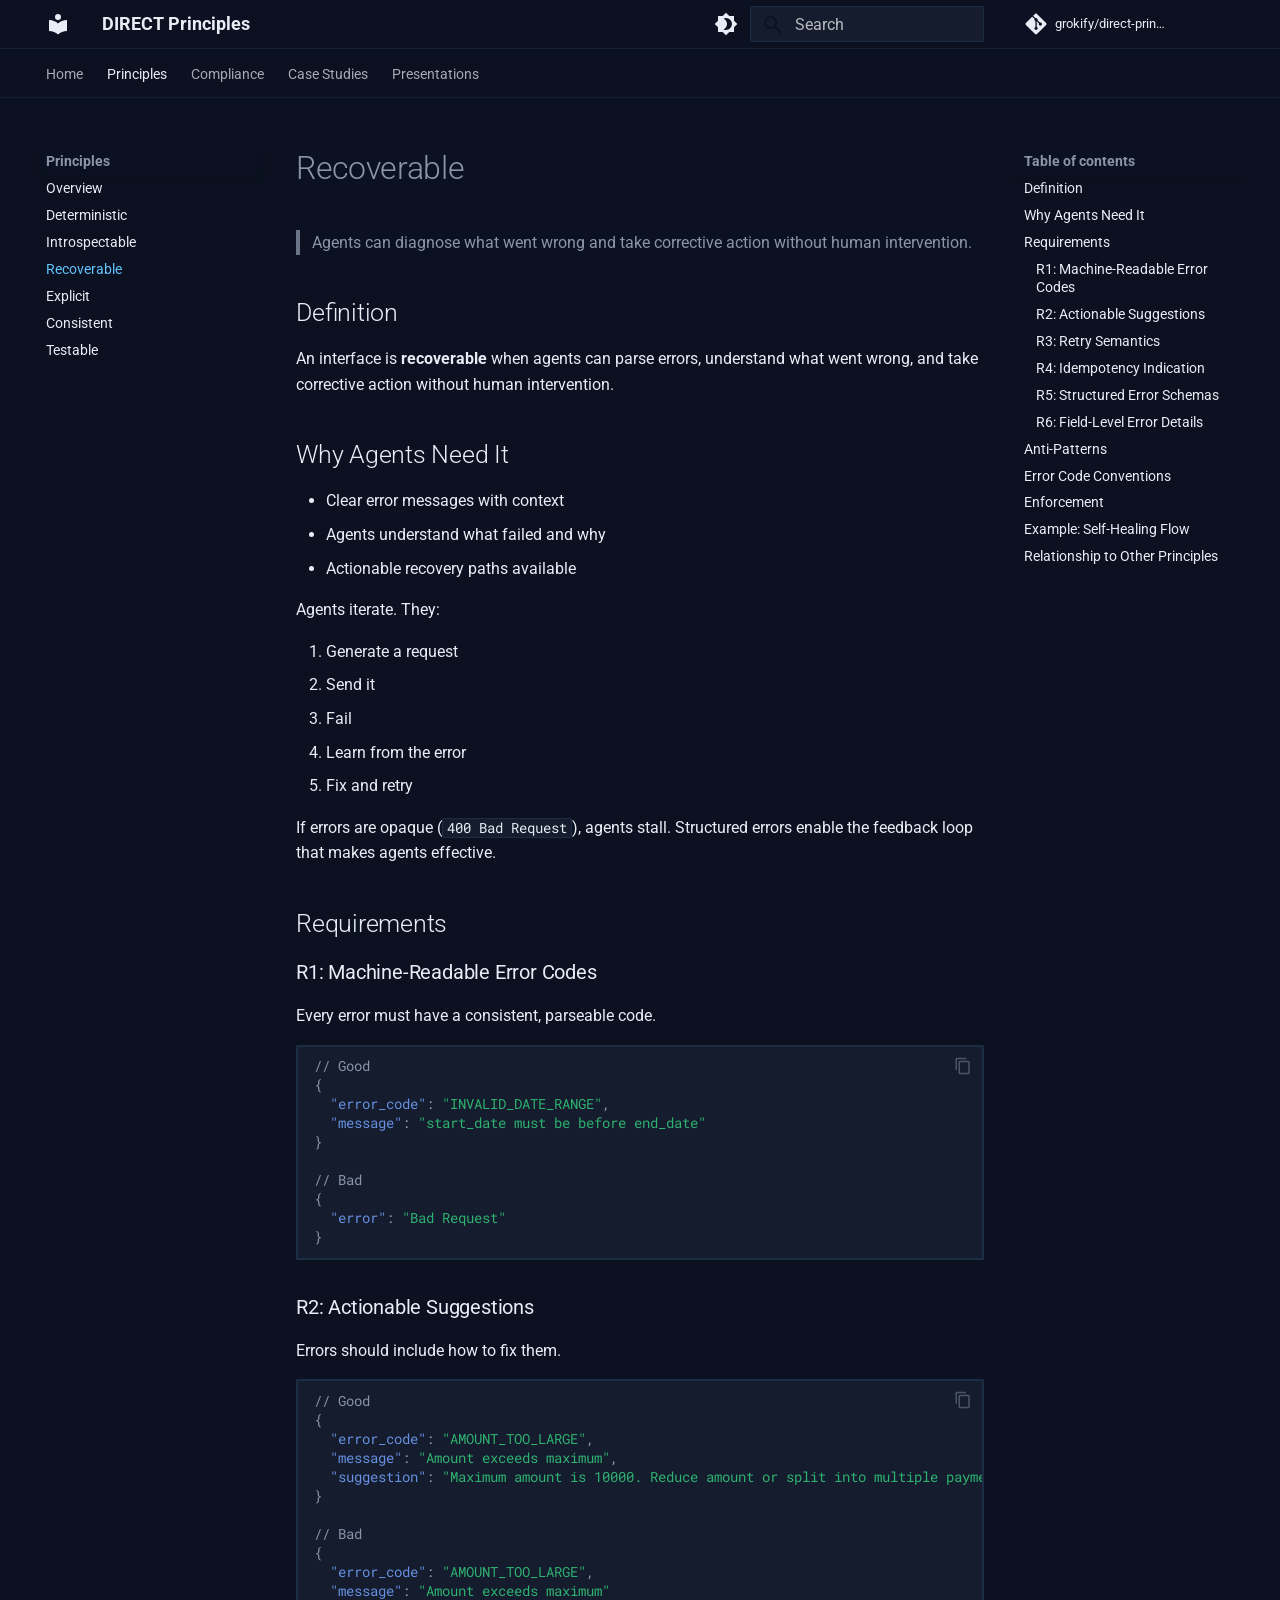
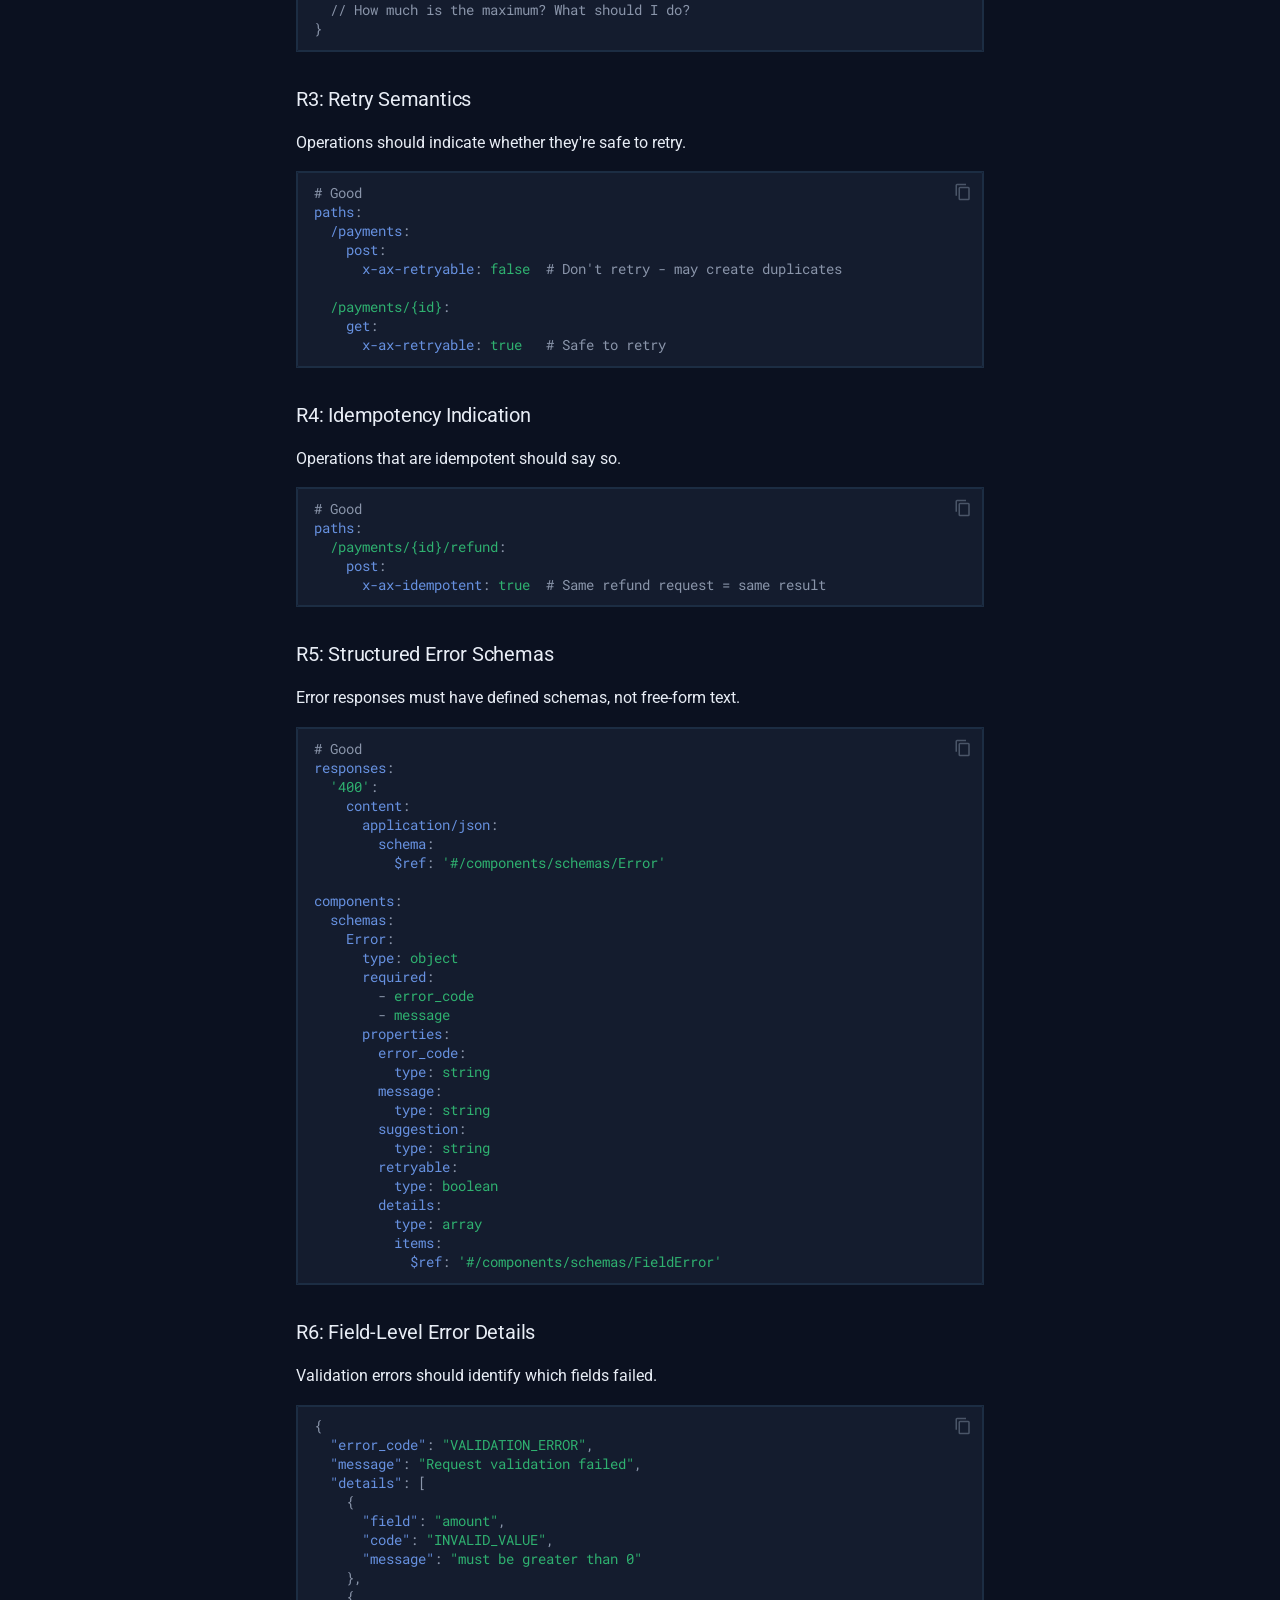
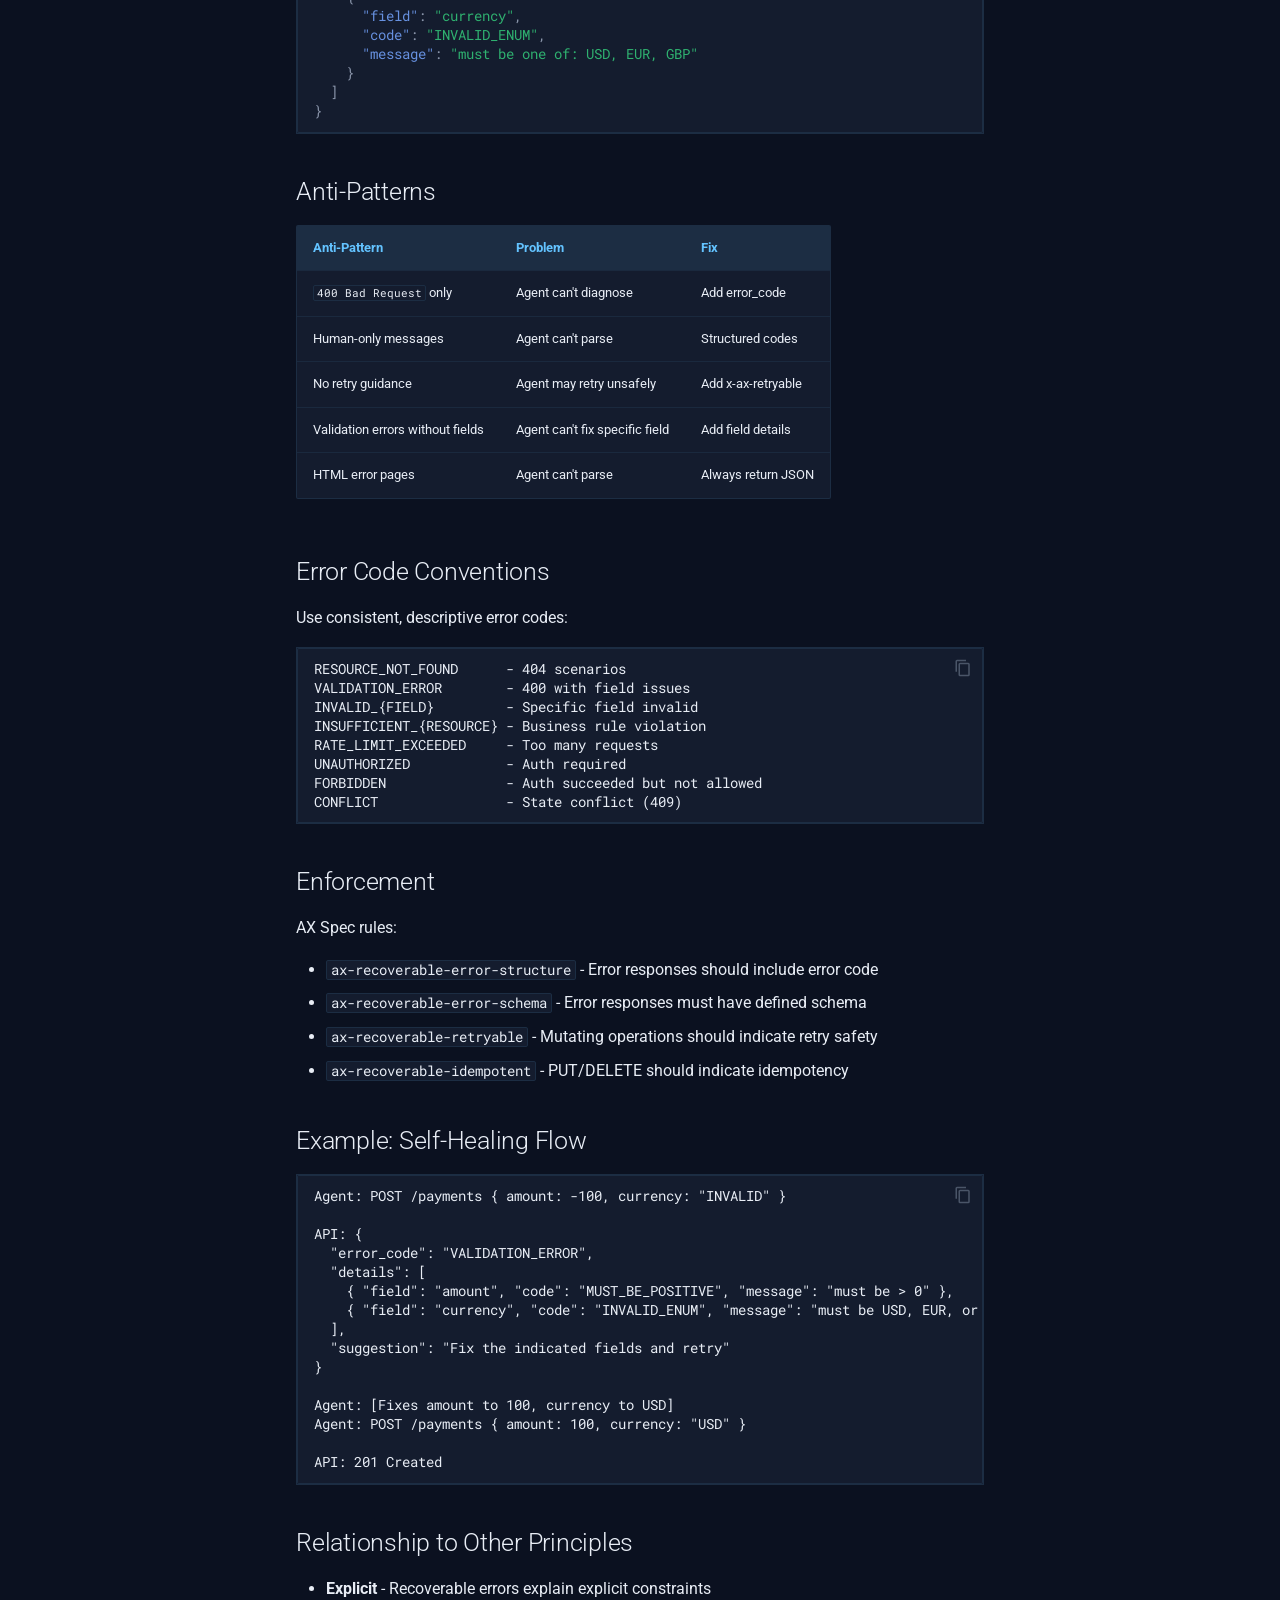
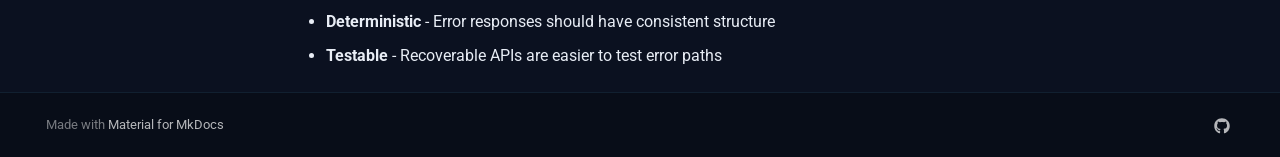
<file: principles/recoverable/index.html>
<!doctype html>
<html lang="en" class="no-js">
  <head>
    
      <meta charset="utf-8">
      <meta name="viewport" content="width=device-width,initial-scale=1">
      
        <meta name="description" content="Design principles for Agent Experience (AX)">
      
      
      
        <link rel="canonical" href="https://grokify.github.io/direct-principles/principles/recoverable/">
      
      
        <link rel="prev" href="../introspectable/">
      
      
        <link rel="next" href="../explicit/">
      
      
      <link rel="icon" href="../../assets/images/favicon.png">
      <meta name="generator" content="mkdocs-1.6.1, mkdocs-material-9.6.18">
    
    
      
        <title>Recoverable - DIRECT Principles</title>
      
    
    
      <link rel="stylesheet" href="../../assets/stylesheets/main.7e37652d.min.css">
      
        
        <link rel="stylesheet" href="../../assets/stylesheets/palette.06af60db.min.css">
      
      


    
    
      
    
    
      
        
        
        <link rel="preconnect" href="https://fonts.gstatic.com" crossorigin>
        <link rel="stylesheet" href="https://fonts.googleapis.com/css?family=Roboto:300,300i,400,400i,700,700i%7CRoboto+Mono:400,400i,700,700i&display=fallback">
        <style>:root{--md-text-font:"Roboto";--md-code-font:"Roboto Mono"}</style>
      
    
    
      <link rel="stylesheet" href="../../stylesheets/custom.css">
    
    <script>__md_scope=new URL("../..",location),__md_hash=e=>[...e].reduce(((e,_)=>(e<<5)-e+_.charCodeAt(0)),0),__md_get=(e,_=localStorage,t=__md_scope)=>JSON.parse(_.getItem(t.pathname+"."+e)),__md_set=(e,_,t=localStorage,a=__md_scope)=>{try{t.setItem(a.pathname+"."+e,JSON.stringify(_))}catch(e){}}</script>
    
      

    
    
    
  </head>
  
  
    
    
      
    
    
    
    
    <body dir="ltr" data-md-color-scheme="slate" data-md-color-primary="custom" data-md-color-accent="custom">
  
    
    <input class="md-toggle" data-md-toggle="drawer" type="checkbox" id="__drawer" autocomplete="off">
    <input class="md-toggle" data-md-toggle="search" type="checkbox" id="__search" autocomplete="off">
    <label class="md-overlay" for="__drawer"></label>
    <div data-md-component="skip">
      
        
        <a href="#recoverable" class="md-skip">
          Skip to content
        </a>
      
    </div>
    <div data-md-component="announce">
      
    </div>
    
    
      

<header class="md-header" data-md-component="header">
  <nav class="md-header__inner md-grid" aria-label="Header">
    <a href="../.." title="DIRECT Principles" class="md-header__button md-logo" aria-label="DIRECT Principles" data-md-component="logo">
      
  
  <svg xmlns="http://www.w3.org/2000/svg" viewBox="0 0 24 24"><path d="M12 8a3 3 0 0 0 3-3 3 3 0 0 0-3-3 3 3 0 0 0-3 3 3 3 0 0 0 3 3m0 3.54C9.64 9.35 6.5 8 3 8v11c3.5 0 6.64 1.35 9 3.54 2.36-2.19 5.5-3.54 9-3.54V8c-3.5 0-6.64 1.35-9 3.54"/></svg>

    </a>
    <label class="md-header__button md-icon" for="__drawer">
      
      <svg xmlns="http://www.w3.org/2000/svg" viewBox="0 0 24 24"><path d="M3 6h18v2H3zm0 5h18v2H3zm0 5h18v2H3z"/></svg>
    </label>
    <div class="md-header__title" data-md-component="header-title">
      <div class="md-header__ellipsis">
        <div class="md-header__topic">
          <span class="md-ellipsis">
            DIRECT Principles
          </span>
        </div>
        <div class="md-header__topic" data-md-component="header-topic">
          <span class="md-ellipsis">
            
              Recoverable
            
          </span>
        </div>
      </div>
    </div>
    
      
        <form class="md-header__option" data-md-component="palette">
  
    
    
    
    <input class="md-option" data-md-color-media="" data-md-color-scheme="slate" data-md-color-primary="custom" data-md-color-accent="custom"  aria-label="Switch to light mode"  type="radio" name="__palette" id="__palette_0">
    
      <label class="md-header__button md-icon" title="Switch to light mode" for="__palette_1" hidden>
        <svg xmlns="http://www.w3.org/2000/svg" viewBox="0 0 24 24"><path d="M12 18c-.89 0-1.74-.2-2.5-.55C11.56 16.5 13 14.42 13 12s-1.44-4.5-3.5-5.45C10.26 6.2 11.11 6 12 6a6 6 0 0 1 6 6 6 6 0 0 1-6 6m8-9.31V4h-4.69L12 .69 8.69 4H4v4.69L.69 12 4 15.31V20h4.69L12 23.31 15.31 20H20v-4.69L23.31 12z"/></svg>
      </label>
    
  
    
    
    
    <input class="md-option" data-md-color-media="" data-md-color-scheme="default" data-md-color-primary="indigo" data-md-color-accent="indigo"  aria-label="Switch to dark mode"  type="radio" name="__palette" id="__palette_1">
    
      <label class="md-header__button md-icon" title="Switch to dark mode" for="__palette_0" hidden>
        <svg xmlns="http://www.w3.org/2000/svg" viewBox="0 0 24 24"><path d="M12 8a4 4 0 0 0-4 4 4 4 0 0 0 4 4 4 4 0 0 0 4-4 4 4 0 0 0-4-4m0 10a6 6 0 0 1-6-6 6 6 0 0 1 6-6 6 6 0 0 1 6 6 6 6 0 0 1-6 6m8-9.31V4h-4.69L12 .69 8.69 4H4v4.69L.69 12 4 15.31V20h4.69L12 23.31 15.31 20H20v-4.69L23.31 12z"/></svg>
      </label>
    
  
</form>
      
    
    
      <script>var palette=__md_get("__palette");if(palette&&palette.color){if("(prefers-color-scheme)"===palette.color.media){var media=matchMedia("(prefers-color-scheme: light)"),input=document.querySelector(media.matches?"[data-md-color-media='(prefers-color-scheme: light)']":"[data-md-color-media='(prefers-color-scheme: dark)']");palette.color.media=input.getAttribute("data-md-color-media"),palette.color.scheme=input.getAttribute("data-md-color-scheme"),palette.color.primary=input.getAttribute("data-md-color-primary"),palette.color.accent=input.getAttribute("data-md-color-accent")}for(var[key,value]of Object.entries(palette.color))document.body.setAttribute("data-md-color-"+key,value)}</script>
    
    
    
      
      
        <label class="md-header__button md-icon" for="__search">
          
          <svg xmlns="http://www.w3.org/2000/svg" viewBox="0 0 24 24"><path d="M9.5 3A6.5 6.5 0 0 1 16 9.5c0 1.61-.59 3.09-1.56 4.23l.27.27h.79l5 5-1.5 1.5-5-5v-.79l-.27-.27A6.52 6.52 0 0 1 9.5 16 6.5 6.5 0 0 1 3 9.5 6.5 6.5 0 0 1 9.5 3m0 2C7 5 5 7 5 9.5S7 14 9.5 14 14 12 14 9.5 12 5 9.5 5"/></svg>
        </label>
        <div class="md-search" data-md-component="search" role="dialog">
  <label class="md-search__overlay" for="__search"></label>
  <div class="md-search__inner" role="search">
    <form class="md-search__form" name="search">
      <input type="text" class="md-search__input" name="query" aria-label="Search" placeholder="Search" autocapitalize="off" autocorrect="off" autocomplete="off" spellcheck="false" data-md-component="search-query" required>
      <label class="md-search__icon md-icon" for="__search">
        
        <svg xmlns="http://www.w3.org/2000/svg" viewBox="0 0 24 24"><path d="M9.5 3A6.5 6.5 0 0 1 16 9.5c0 1.61-.59 3.09-1.56 4.23l.27.27h.79l5 5-1.5 1.5-5-5v-.79l-.27-.27A6.52 6.52 0 0 1 9.5 16 6.5 6.5 0 0 1 3 9.5 6.5 6.5 0 0 1 9.5 3m0 2C7 5 5 7 5 9.5S7 14 9.5 14 14 12 14 9.5 12 5 9.5 5"/></svg>
        
        <svg xmlns="http://www.w3.org/2000/svg" viewBox="0 0 24 24"><path d="M20 11v2H8l5.5 5.5-1.42 1.42L4.16 12l7.92-7.92L13.5 5.5 8 11z"/></svg>
      </label>
      <nav class="md-search__options" aria-label="Search">
        
        <button type="reset" class="md-search__icon md-icon" title="Clear" aria-label="Clear" tabindex="-1">
          
          <svg xmlns="http://www.w3.org/2000/svg" viewBox="0 0 24 24"><path d="M19 6.41 17.59 5 12 10.59 6.41 5 5 6.41 10.59 12 5 17.59 6.41 19 12 13.41 17.59 19 19 17.59 13.41 12z"/></svg>
        </button>
      </nav>
      
        <div class="md-search__suggest" data-md-component="search-suggest"></div>
      
    </form>
    <div class="md-search__output">
      <div class="md-search__scrollwrap" tabindex="0" data-md-scrollfix>
        <div class="md-search-result" data-md-component="search-result">
          <div class="md-search-result__meta">
            Initializing search
          </div>
          <ol class="md-search-result__list" role="presentation"></ol>
        </div>
      </div>
    </div>
  </div>
</div>
      
    
    
      <div class="md-header__source">
        <a href="https://github.com/grokify/direct-principles" title="Go to repository" class="md-source" data-md-component="source">
  <div class="md-source__icon md-icon">
    
    <svg xmlns="http://www.w3.org/2000/svg" viewBox="0 0 448 512"><!--! Font Awesome Free 7.0.0 by @fontawesome - https://fontawesome.com License - https://fontawesome.com/license/free (Icons: CC BY 4.0, Fonts: SIL OFL 1.1, Code: MIT License) Copyright 2025 Fonticons, Inc.--><path fill="currentColor" d="M439.6 236.1 244 40.5c-5.4-5.5-12.8-8.5-20.4-8.5s-15 3-20.4 8.4L162.5 81l51.5 51.5c27.1-9.1 52.7 16.8 43.4 43.7l49.7 49.7c34.2-11.8 61.2 31 35.5 56.7-26.5 26.5-70.2-2.9-56-37.3L240.3 199v121.9c25.3 12.5 22.3 41.8 9.1 55-6.4 6.4-15.2 10.1-24.3 10.1s-17.8-3.6-24.3-10.1c-17.6-17.6-11.1-46.9 11.2-56v-123c-20.8-8.5-24.6-30.7-18.6-45L142.6 101 8.5 235.1C3 240.6 0 247.9 0 255.5s3 15 8.5 20.4l195.6 195.7c5.4 5.4 12.7 8.4 20.4 8.4s15-3 20.4-8.4l194.7-194.7c5.4-5.4 8.4-12.8 8.4-20.4s-3-15-8.4-20.4"/></svg>
  </div>
  <div class="md-source__repository">
    grokify/direct-principles
  </div>
</a>
      </div>
    
  </nav>
  
</header>
    
    <div class="md-container" data-md-component="container">
      
      
        
          
            
<nav class="md-tabs" aria-label="Tabs" data-md-component="tabs">
  <div class="md-grid">
    <ul class="md-tabs__list">
      
        
  
  
  
  
    <li class="md-tabs__item">
      <a href="../../home/" class="md-tabs__link">
        
  
  
    
  
  Home

      </a>
    </li>
  

      
        
  
  
  
    
  
  
    
    
      <li class="md-tabs__item md-tabs__item--active">
        <a href="../" class="md-tabs__link">
          
  
  
  Principles

        </a>
      </li>
    
  

      
        
  
  
  
  
    
    
      <li class="md-tabs__item">
        <a href="../../compliance/levels/" class="md-tabs__link">
          
  
  
  Compliance

        </a>
      </li>
    
  

      
        
  
  
  
  
    
    
      <li class="md-tabs__item">
        <a href="../../case-studies/agent-tooling-ecosystem/" class="md-tabs__link">
          
  
  
  Case Studies

        </a>
      </li>
    
  

      
        
  
  
  
  
    
    
      <li class="md-tabs__item">
        <a href="../../presentations/direct-overview/" class="md-tabs__link">
          
  
  
  Presentations

        </a>
      </li>
    
  

      
    </ul>
  </div>
</nav>
          
        
      
      <main class="md-main" data-md-component="main">
        <div class="md-main__inner md-grid">
          
            
              
              <div class="md-sidebar md-sidebar--primary" data-md-component="sidebar" data-md-type="navigation" >
                <div class="md-sidebar__scrollwrap">
                  <div class="md-sidebar__inner">
                    


  


<nav class="md-nav md-nav--primary md-nav--lifted" aria-label="Navigation" data-md-level="0">
  <label class="md-nav__title" for="__drawer">
    <a href="../.." title="DIRECT Principles" class="md-nav__button md-logo" aria-label="DIRECT Principles" data-md-component="logo">
      
  
  <svg xmlns="http://www.w3.org/2000/svg" viewBox="0 0 24 24"><path d="M12 8a3 3 0 0 0 3-3 3 3 0 0 0-3-3 3 3 0 0 0-3 3 3 3 0 0 0 3 3m0 3.54C9.64 9.35 6.5 8 3 8v11c3.5 0 6.64 1.35 9 3.54 2.36-2.19 5.5-3.54 9-3.54V8c-3.5 0-6.64 1.35-9 3.54"/></svg>

    </a>
    DIRECT Principles
  </label>
  
    <div class="md-nav__source">
      <a href="https://github.com/grokify/direct-principles" title="Go to repository" class="md-source" data-md-component="source">
  <div class="md-source__icon md-icon">
    
    <svg xmlns="http://www.w3.org/2000/svg" viewBox="0 0 448 512"><!--! Font Awesome Free 7.0.0 by @fontawesome - https://fontawesome.com License - https://fontawesome.com/license/free (Icons: CC BY 4.0, Fonts: SIL OFL 1.1, Code: MIT License) Copyright 2025 Fonticons, Inc.--><path fill="currentColor" d="M439.6 236.1 244 40.5c-5.4-5.5-12.8-8.5-20.4-8.5s-15 3-20.4 8.4L162.5 81l51.5 51.5c27.1-9.1 52.7 16.8 43.4 43.7l49.7 49.7c34.2-11.8 61.2 31 35.5 56.7-26.5 26.5-70.2-2.9-56-37.3L240.3 199v121.9c25.3 12.5 22.3 41.8 9.1 55-6.4 6.4-15.2 10.1-24.3 10.1s-17.8-3.6-24.3-10.1c-17.6-17.6-11.1-46.9 11.2-56v-123c-20.8-8.5-24.6-30.7-18.6-45L142.6 101 8.5 235.1C3 240.6 0 247.9 0 255.5s3 15 8.5 20.4l195.6 195.7c5.4 5.4 12.7 8.4 20.4 8.4s15-3 20.4-8.4l194.7-194.7c5.4-5.4 8.4-12.8 8.4-20.4s-3-15-8.4-20.4"/></svg>
  </div>
  <div class="md-source__repository">
    grokify/direct-principles
  </div>
</a>
    </div>
  
  <ul class="md-nav__list" data-md-scrollfix>
    
      
      
  
  
  
  
    <li class="md-nav__item">
      <a href="../../home/" class="md-nav__link">
        
  
  
  <span class="md-ellipsis">
    Home
    
  </span>
  

      </a>
    </li>
  

    
      
      
  
  
    
  
  
  
    
    
    
    
      
        
        
      
      
        
      
    
    
    <li class="md-nav__item md-nav__item--active md-nav__item--section md-nav__item--nested">
      
        
        
        <input class="md-nav__toggle md-toggle " type="checkbox" id="__nav_2" checked>
        
          
          <label class="md-nav__link" for="__nav_2" id="__nav_2_label" tabindex="">
            
  
  
  <span class="md-ellipsis">
    Principles
    
  </span>
  

            <span class="md-nav__icon md-icon"></span>
          </label>
        
        <nav class="md-nav" data-md-level="1" aria-labelledby="__nav_2_label" aria-expanded="true">
          <label class="md-nav__title" for="__nav_2">
            <span class="md-nav__icon md-icon"></span>
            Principles
          </label>
          <ul class="md-nav__list" data-md-scrollfix>
            
              
                
  
  
  
  
    <li class="md-nav__item">
      <a href="../" class="md-nav__link">
        
  
  
  <span class="md-ellipsis">
    Overview
    
  </span>
  

      </a>
    </li>
  

              
            
              
                
  
  
  
  
    <li class="md-nav__item">
      <a href="../deterministic/" class="md-nav__link">
        
  
  
  <span class="md-ellipsis">
    Deterministic
    
  </span>
  

      </a>
    </li>
  

              
            
              
                
  
  
  
  
    <li class="md-nav__item">
      <a href="../introspectable/" class="md-nav__link">
        
  
  
  <span class="md-ellipsis">
    Introspectable
    
  </span>
  

      </a>
    </li>
  

              
            
              
                
  
  
    
  
  
  
    <li class="md-nav__item md-nav__item--active">
      
      <input class="md-nav__toggle md-toggle" type="checkbox" id="__toc">
      
      
        
      
      
        <label class="md-nav__link md-nav__link--active" for="__toc">
          
  
  
  <span class="md-ellipsis">
    Recoverable
    
  </span>
  

          <span class="md-nav__icon md-icon"></span>
        </label>
      
      <a href="./" class="md-nav__link md-nav__link--active">
        
  
  
  <span class="md-ellipsis">
    Recoverable
    
  </span>
  

      </a>
      
        

<nav class="md-nav md-nav--secondary" aria-label="Table of contents">
  
  
  
    
  
  
    <label class="md-nav__title" for="__toc">
      <span class="md-nav__icon md-icon"></span>
      Table of contents
    </label>
    <ul class="md-nav__list" data-md-component="toc" data-md-scrollfix>
      
        <li class="md-nav__item">
  <a href="#definition" class="md-nav__link">
    <span class="md-ellipsis">
      Definition
    </span>
  </a>
  
</li>
      
        <li class="md-nav__item">
  <a href="#why-agents-need-it" class="md-nav__link">
    <span class="md-ellipsis">
      Why Agents Need It
    </span>
  </a>
  
</li>
      
        <li class="md-nav__item">
  <a href="#requirements" class="md-nav__link">
    <span class="md-ellipsis">
      Requirements
    </span>
  </a>
  
    <nav class="md-nav" aria-label="Requirements">
      <ul class="md-nav__list">
        
          <li class="md-nav__item">
  <a href="#r1-machine-readable-error-codes" class="md-nav__link">
    <span class="md-ellipsis">
      R1: Machine-Readable Error Codes
    </span>
  </a>
  
</li>
        
          <li class="md-nav__item">
  <a href="#r2-actionable-suggestions" class="md-nav__link">
    <span class="md-ellipsis">
      R2: Actionable Suggestions
    </span>
  </a>
  
</li>
        
          <li class="md-nav__item">
  <a href="#r3-retry-semantics" class="md-nav__link">
    <span class="md-ellipsis">
      R3: Retry Semantics
    </span>
  </a>
  
</li>
        
          <li class="md-nav__item">
  <a href="#r4-idempotency-indication" class="md-nav__link">
    <span class="md-ellipsis">
      R4: Idempotency Indication
    </span>
  </a>
  
</li>
        
          <li class="md-nav__item">
  <a href="#r5-structured-error-schemas" class="md-nav__link">
    <span class="md-ellipsis">
      R5: Structured Error Schemas
    </span>
  </a>
  
</li>
        
          <li class="md-nav__item">
  <a href="#r6-field-level-error-details" class="md-nav__link">
    <span class="md-ellipsis">
      R6: Field-Level Error Details
    </span>
  </a>
  
</li>
        
      </ul>
    </nav>
  
</li>
      
        <li class="md-nav__item">
  <a href="#anti-patterns" class="md-nav__link">
    <span class="md-ellipsis">
      Anti-Patterns
    </span>
  </a>
  
</li>
      
        <li class="md-nav__item">
  <a href="#error-code-conventions" class="md-nav__link">
    <span class="md-ellipsis">
      Error Code Conventions
    </span>
  </a>
  
</li>
      
        <li class="md-nav__item">
  <a href="#enforcement" class="md-nav__link">
    <span class="md-ellipsis">
      Enforcement
    </span>
  </a>
  
</li>
      
        <li class="md-nav__item">
  <a href="#example-self-healing-flow" class="md-nav__link">
    <span class="md-ellipsis">
      Example: Self-Healing Flow
    </span>
  </a>
  
</li>
      
        <li class="md-nav__item">
  <a href="#relationship-to-other-principles" class="md-nav__link">
    <span class="md-ellipsis">
      Relationship to Other Principles
    </span>
  </a>
  
</li>
      
    </ul>
  
</nav>
      
    </li>
  

              
            
              
                
  
  
  
  
    <li class="md-nav__item">
      <a href="../explicit/" class="md-nav__link">
        
  
  
  <span class="md-ellipsis">
    Explicit
    
  </span>
  

      </a>
    </li>
  

              
            
              
                
  
  
  
  
    <li class="md-nav__item">
      <a href="../consistent/" class="md-nav__link">
        
  
  
  <span class="md-ellipsis">
    Consistent
    
  </span>
  

      </a>
    </li>
  

              
            
              
                
  
  
  
  
    <li class="md-nav__item">
      <a href="../testable/" class="md-nav__link">
        
  
  
  <span class="md-ellipsis">
    Testable
    
  </span>
  

      </a>
    </li>
  

              
            
          </ul>
        </nav>
      
    </li>
  

    
      
      
  
  
  
  
    
    
    
    
      
      
        
      
    
    
    <li class="md-nav__item md-nav__item--nested">
      
        
        
          
        
        <input class="md-nav__toggle md-toggle md-toggle--indeterminate" type="checkbox" id="__nav_3" >
        
          
          <label class="md-nav__link" for="__nav_3" id="__nav_3_label" tabindex="0">
            
  
  
  <span class="md-ellipsis">
    Compliance
    
  </span>
  

            <span class="md-nav__icon md-icon"></span>
          </label>
        
        <nav class="md-nav" data-md-level="1" aria-labelledby="__nav_3_label" aria-expanded="false">
          <label class="md-nav__title" for="__nav_3">
            <span class="md-nav__icon md-icon"></span>
            Compliance
          </label>
          <ul class="md-nav__list" data-md-scrollfix>
            
              
                
  
  
  
  
    <li class="md-nav__item">
      <a href="../../compliance/levels/" class="md-nav__link">
        
  
  
  <span class="md-ellipsis">
    Levels
    
  </span>
  

      </a>
    </li>
  

              
            
          </ul>
        </nav>
      
    </li>
  

    
      
      
  
  
  
  
    
    
    
    
      
      
        
      
    
    
    <li class="md-nav__item md-nav__item--nested">
      
        
        
          
        
        <input class="md-nav__toggle md-toggle md-toggle--indeterminate" type="checkbox" id="__nav_4" >
        
          
          <label class="md-nav__link" for="__nav_4" id="__nav_4_label" tabindex="0">
            
  
  
  <span class="md-ellipsis">
    Case Studies
    
  </span>
  

            <span class="md-nav__icon md-icon"></span>
          </label>
        
        <nav class="md-nav" data-md-level="1" aria-labelledby="__nav_4_label" aria-expanded="false">
          <label class="md-nav__title" for="__nav_4">
            <span class="md-nav__icon md-icon"></span>
            Case Studies
          </label>
          <ul class="md-nav__list" data-md-scrollfix>
            
              
                
  
  
  
  
    <li class="md-nav__item">
      <a href="../../case-studies/agent-tooling-ecosystem/" class="md-nav__link">
        
  
  
  <span class="md-ellipsis">
    Agent Tooling Ecosystem
    
  </span>
  

      </a>
    </li>
  

              
            
          </ul>
        </nav>
      
    </li>
  

    
      
      
  
  
  
  
    
    
    
    
      
      
        
      
    
    
    <li class="md-nav__item md-nav__item--nested">
      
        
        
          
        
        <input class="md-nav__toggle md-toggle md-toggle--indeterminate" type="checkbox" id="__nav_5" >
        
          
          <label class="md-nav__link" for="__nav_5" id="__nav_5_label" tabindex="0">
            
  
  
  <span class="md-ellipsis">
    Presentations
    
  </span>
  

            <span class="md-nav__icon md-icon"></span>
          </label>
        
        <nav class="md-nav" data-md-level="1" aria-labelledby="__nav_5_label" aria-expanded="false">
          <label class="md-nav__title" for="__nav_5">
            <span class="md-nav__icon md-icon"></span>
            Presentations
          </label>
          <ul class="md-nav__list" data-md-scrollfix>
            
              
                
  
  
  
  
    <li class="md-nav__item">
      <a href="../../presentations/direct-overview/" class="md-nav__link">
        
  
  
  <span class="md-ellipsis">
    DIRECT Overview
    
  </span>
  

      </a>
    </li>
  

              
            
          </ul>
        </nav>
      
    </li>
  

    
  </ul>
</nav>
                  </div>
                </div>
              </div>
            
            
              
              <div class="md-sidebar md-sidebar--secondary" data-md-component="sidebar" data-md-type="toc" >
                <div class="md-sidebar__scrollwrap">
                  <div class="md-sidebar__inner">
                    

<nav class="md-nav md-nav--secondary" aria-label="Table of contents">
  
  
  
    
  
  
    <label class="md-nav__title" for="__toc">
      <span class="md-nav__icon md-icon"></span>
      Table of contents
    </label>
    <ul class="md-nav__list" data-md-component="toc" data-md-scrollfix>
      
        <li class="md-nav__item">
  <a href="#definition" class="md-nav__link">
    <span class="md-ellipsis">
      Definition
    </span>
  </a>
  
</li>
      
        <li class="md-nav__item">
  <a href="#why-agents-need-it" class="md-nav__link">
    <span class="md-ellipsis">
      Why Agents Need It
    </span>
  </a>
  
</li>
      
        <li class="md-nav__item">
  <a href="#requirements" class="md-nav__link">
    <span class="md-ellipsis">
      Requirements
    </span>
  </a>
  
    <nav class="md-nav" aria-label="Requirements">
      <ul class="md-nav__list">
        
          <li class="md-nav__item">
  <a href="#r1-machine-readable-error-codes" class="md-nav__link">
    <span class="md-ellipsis">
      R1: Machine-Readable Error Codes
    </span>
  </a>
  
</li>
        
          <li class="md-nav__item">
  <a href="#r2-actionable-suggestions" class="md-nav__link">
    <span class="md-ellipsis">
      R2: Actionable Suggestions
    </span>
  </a>
  
</li>
        
          <li class="md-nav__item">
  <a href="#r3-retry-semantics" class="md-nav__link">
    <span class="md-ellipsis">
      R3: Retry Semantics
    </span>
  </a>
  
</li>
        
          <li class="md-nav__item">
  <a href="#r4-idempotency-indication" class="md-nav__link">
    <span class="md-ellipsis">
      R4: Idempotency Indication
    </span>
  </a>
  
</li>
        
          <li class="md-nav__item">
  <a href="#r5-structured-error-schemas" class="md-nav__link">
    <span class="md-ellipsis">
      R5: Structured Error Schemas
    </span>
  </a>
  
</li>
        
          <li class="md-nav__item">
  <a href="#r6-field-level-error-details" class="md-nav__link">
    <span class="md-ellipsis">
      R6: Field-Level Error Details
    </span>
  </a>
  
</li>
        
      </ul>
    </nav>
  
</li>
      
        <li class="md-nav__item">
  <a href="#anti-patterns" class="md-nav__link">
    <span class="md-ellipsis">
      Anti-Patterns
    </span>
  </a>
  
</li>
      
        <li class="md-nav__item">
  <a href="#error-code-conventions" class="md-nav__link">
    <span class="md-ellipsis">
      Error Code Conventions
    </span>
  </a>
  
</li>
      
        <li class="md-nav__item">
  <a href="#enforcement" class="md-nav__link">
    <span class="md-ellipsis">
      Enforcement
    </span>
  </a>
  
</li>
      
        <li class="md-nav__item">
  <a href="#example-self-healing-flow" class="md-nav__link">
    <span class="md-ellipsis">
      Example: Self-Healing Flow
    </span>
  </a>
  
</li>
      
        <li class="md-nav__item">
  <a href="#relationship-to-other-principles" class="md-nav__link">
    <span class="md-ellipsis">
      Relationship to Other Principles
    </span>
  </a>
  
</li>
      
    </ul>
  
</nav>
                  </div>
                </div>
              </div>
            
          
          
            <div class="md-content" data-md-component="content">
              <article class="md-content__inner md-typeset">
                
                  


  
  


<h1 id="recoverable">Recoverable<a class="headerlink" href="#recoverable" title="Permanent link">&para;</a></h1>
<blockquote>
<p>Agents can diagnose what went wrong and take corrective action without human intervention.</p>
</blockquote>
<h2 id="definition">Definition<a class="headerlink" href="#definition" title="Permanent link">&para;</a></h2>
<p>An interface is <strong>recoverable</strong> when agents can parse errors, understand what went wrong, and take corrective action without human intervention.</p>
<h2 id="why-agents-need-it">Why Agents Need It<a class="headerlink" href="#why-agents-need-it" title="Permanent link">&para;</a></h2>
<ul>
<li>Clear error messages with context</li>
<li>Agents understand what failed and why</li>
<li>Actionable recovery paths available</li>
</ul>
<p>Agents iterate. They:</p>
<ol>
<li>Generate a request</li>
<li>Send it</li>
<li>Fail</li>
<li>Learn from the error</li>
<li>Fix and retry</li>
</ol>
<p>If errors are opaque (<code>400 Bad Request</code>), agents stall. Structured errors enable the feedback loop that makes agents effective.</p>
<h2 id="requirements">Requirements<a class="headerlink" href="#requirements" title="Permanent link">&para;</a></h2>
<h3 id="r1-machine-readable-error-codes">R1: Machine-Readable Error Codes<a class="headerlink" href="#r1-machine-readable-error-codes" title="Permanent link">&para;</a></h3>
<p>Every error must have a consistent, parseable code.</p>
<div class="highlight"><pre><span></span><code><a id="__codelineno-0-1" name="__codelineno-0-1" href="#__codelineno-0-1"></a><span class="c1">// Good</span>
<a id="__codelineno-0-2" name="__codelineno-0-2" href="#__codelineno-0-2"></a><span class="p">{</span>
<a id="__codelineno-0-3" name="__codelineno-0-3" href="#__codelineno-0-3"></a><span class="w">  </span><span class="nt">&quot;error_code&quot;</span><span class="p">:</span><span class="w"> </span><span class="s2">&quot;INVALID_DATE_RANGE&quot;</span><span class="p">,</span>
<a id="__codelineno-0-4" name="__codelineno-0-4" href="#__codelineno-0-4"></a><span class="w">  </span><span class="nt">&quot;message&quot;</span><span class="p">:</span><span class="w"> </span><span class="s2">&quot;start_date must be before end_date&quot;</span>
<a id="__codelineno-0-5" name="__codelineno-0-5" href="#__codelineno-0-5"></a><span class="p">}</span>
<a id="__codelineno-0-6" name="__codelineno-0-6" href="#__codelineno-0-6"></a>
<a id="__codelineno-0-7" name="__codelineno-0-7" href="#__codelineno-0-7"></a><span class="c1">// Bad</span>
<a id="__codelineno-0-8" name="__codelineno-0-8" href="#__codelineno-0-8"></a><span class="p">{</span>
<a id="__codelineno-0-9" name="__codelineno-0-9" href="#__codelineno-0-9"></a><span class="w">  </span><span class="nt">&quot;error&quot;</span><span class="p">:</span><span class="w"> </span><span class="s2">&quot;Bad Request&quot;</span>
<a id="__codelineno-0-10" name="__codelineno-0-10" href="#__codelineno-0-10"></a><span class="p">}</span>
</code></pre></div>
<h3 id="r2-actionable-suggestions">R2: Actionable Suggestions<a class="headerlink" href="#r2-actionable-suggestions" title="Permanent link">&para;</a></h3>
<p>Errors should include how to fix them.</p>
<div class="highlight"><pre><span></span><code><a id="__codelineno-1-1" name="__codelineno-1-1" href="#__codelineno-1-1"></a><span class="c1">// Good</span>
<a id="__codelineno-1-2" name="__codelineno-1-2" href="#__codelineno-1-2"></a><span class="p">{</span>
<a id="__codelineno-1-3" name="__codelineno-1-3" href="#__codelineno-1-3"></a><span class="w">  </span><span class="nt">&quot;error_code&quot;</span><span class="p">:</span><span class="w"> </span><span class="s2">&quot;AMOUNT_TOO_LARGE&quot;</span><span class="p">,</span>
<a id="__codelineno-1-4" name="__codelineno-1-4" href="#__codelineno-1-4"></a><span class="w">  </span><span class="nt">&quot;message&quot;</span><span class="p">:</span><span class="w"> </span><span class="s2">&quot;Amount exceeds maximum&quot;</span><span class="p">,</span>
<a id="__codelineno-1-5" name="__codelineno-1-5" href="#__codelineno-1-5"></a><span class="w">  </span><span class="nt">&quot;suggestion&quot;</span><span class="p">:</span><span class="w"> </span><span class="s2">&quot;Maximum amount is 10000. Reduce amount or split into multiple payments.&quot;</span>
<a id="__codelineno-1-6" name="__codelineno-1-6" href="#__codelineno-1-6"></a><span class="p">}</span>
<a id="__codelineno-1-7" name="__codelineno-1-7" href="#__codelineno-1-7"></a>
<a id="__codelineno-1-8" name="__codelineno-1-8" href="#__codelineno-1-8"></a><span class="c1">// Bad</span>
<a id="__codelineno-1-9" name="__codelineno-1-9" href="#__codelineno-1-9"></a><span class="p">{</span>
<a id="__codelineno-1-10" name="__codelineno-1-10" href="#__codelineno-1-10"></a><span class="w">  </span><span class="nt">&quot;error_code&quot;</span><span class="p">:</span><span class="w"> </span><span class="s2">&quot;AMOUNT_TOO_LARGE&quot;</span><span class="p">,</span>
<a id="__codelineno-1-11" name="__codelineno-1-11" href="#__codelineno-1-11"></a><span class="w">  </span><span class="nt">&quot;message&quot;</span><span class="p">:</span><span class="w"> </span><span class="s2">&quot;Amount exceeds maximum&quot;</span>
<a id="__codelineno-1-12" name="__codelineno-1-12" href="#__codelineno-1-12"></a><span class="w">  </span><span class="c1">// How much is the maximum? What should I do?</span>
<a id="__codelineno-1-13" name="__codelineno-1-13" href="#__codelineno-1-13"></a><span class="p">}</span>
</code></pre></div>
<h3 id="r3-retry-semantics">R3: Retry Semantics<a class="headerlink" href="#r3-retry-semantics" title="Permanent link">&para;</a></h3>
<p>Operations should indicate whether they're safe to retry.</p>
<div class="highlight"><pre><span></span><code><a id="__codelineno-2-1" name="__codelineno-2-1" href="#__codelineno-2-1"></a><span class="c1"># Good</span>
<a id="__codelineno-2-2" name="__codelineno-2-2" href="#__codelineno-2-2"></a><span class="nt">paths</span><span class="p">:</span>
<a id="__codelineno-2-3" name="__codelineno-2-3" href="#__codelineno-2-3"></a><span class="w">  </span><span class="nt">/payments</span><span class="p">:</span>
<a id="__codelineno-2-4" name="__codelineno-2-4" href="#__codelineno-2-4"></a><span class="w">    </span><span class="nt">post</span><span class="p">:</span>
<a id="__codelineno-2-5" name="__codelineno-2-5" href="#__codelineno-2-5"></a><span class="w">      </span><span class="nt">x-ax-retryable</span><span class="p">:</span><span class="w"> </span><span class="l l-Scalar l-Scalar-Plain">false</span><span class="w">  </span><span class="c1"># Don&#39;t retry - may create duplicates</span>
<a id="__codelineno-2-6" name="__codelineno-2-6" href="#__codelineno-2-6"></a>
<a id="__codelineno-2-7" name="__codelineno-2-7" href="#__codelineno-2-7"></a><span class="w">  </span><span class="l l-Scalar l-Scalar-Plain">/payments/{id}</span><span class="p p-Indicator">:</span>
<a id="__codelineno-2-8" name="__codelineno-2-8" href="#__codelineno-2-8"></a><span class="w">    </span><span class="nt">get</span><span class="p">:</span>
<a id="__codelineno-2-9" name="__codelineno-2-9" href="#__codelineno-2-9"></a><span class="w">      </span><span class="nt">x-ax-retryable</span><span class="p">:</span><span class="w"> </span><span class="l l-Scalar l-Scalar-Plain">true</span><span class="w">   </span><span class="c1"># Safe to retry</span>
</code></pre></div>
<h3 id="r4-idempotency-indication">R4: Idempotency Indication<a class="headerlink" href="#r4-idempotency-indication" title="Permanent link">&para;</a></h3>
<p>Operations that are idempotent should say so.</p>
<div class="highlight"><pre><span></span><code><a id="__codelineno-3-1" name="__codelineno-3-1" href="#__codelineno-3-1"></a><span class="c1"># Good</span>
<a id="__codelineno-3-2" name="__codelineno-3-2" href="#__codelineno-3-2"></a><span class="nt">paths</span><span class="p">:</span>
<a id="__codelineno-3-3" name="__codelineno-3-3" href="#__codelineno-3-3"></a><span class="w">  </span><span class="l l-Scalar l-Scalar-Plain">/payments/{id}/refund</span><span class="p p-Indicator">:</span>
<a id="__codelineno-3-4" name="__codelineno-3-4" href="#__codelineno-3-4"></a><span class="w">    </span><span class="nt">post</span><span class="p">:</span>
<a id="__codelineno-3-5" name="__codelineno-3-5" href="#__codelineno-3-5"></a><span class="w">      </span><span class="nt">x-ax-idempotent</span><span class="p">:</span><span class="w"> </span><span class="l l-Scalar l-Scalar-Plain">true</span><span class="w">  </span><span class="c1"># Same refund request = same result</span>
</code></pre></div>
<h3 id="r5-structured-error-schemas">R5: Structured Error Schemas<a class="headerlink" href="#r5-structured-error-schemas" title="Permanent link">&para;</a></h3>
<p>Error responses must have defined schemas, not free-form text.</p>
<div class="highlight"><pre><span></span><code><a id="__codelineno-4-1" name="__codelineno-4-1" href="#__codelineno-4-1"></a><span class="c1"># Good</span>
<a id="__codelineno-4-2" name="__codelineno-4-2" href="#__codelineno-4-2"></a><span class="nt">responses</span><span class="p">:</span>
<a id="__codelineno-4-3" name="__codelineno-4-3" href="#__codelineno-4-3"></a><span class="w">  </span><span class="s">&#39;400&#39;</span><span class="p p-Indicator">:</span>
<a id="__codelineno-4-4" name="__codelineno-4-4" href="#__codelineno-4-4"></a><span class="w">    </span><span class="nt">content</span><span class="p">:</span>
<a id="__codelineno-4-5" name="__codelineno-4-5" href="#__codelineno-4-5"></a><span class="w">      </span><span class="nt">application/json</span><span class="p">:</span>
<a id="__codelineno-4-6" name="__codelineno-4-6" href="#__codelineno-4-6"></a><span class="w">        </span><span class="nt">schema</span><span class="p">:</span>
<a id="__codelineno-4-7" name="__codelineno-4-7" href="#__codelineno-4-7"></a><span class="w">          </span><span class="nt">$ref</span><span class="p">:</span><span class="w"> </span><span class="s">&#39;#/components/schemas/Error&#39;</span>
<a id="__codelineno-4-8" name="__codelineno-4-8" href="#__codelineno-4-8"></a>
<a id="__codelineno-4-9" name="__codelineno-4-9" href="#__codelineno-4-9"></a><span class="nt">components</span><span class="p">:</span>
<a id="__codelineno-4-10" name="__codelineno-4-10" href="#__codelineno-4-10"></a><span class="w">  </span><span class="nt">schemas</span><span class="p">:</span>
<a id="__codelineno-4-11" name="__codelineno-4-11" href="#__codelineno-4-11"></a><span class="w">    </span><span class="nt">Error</span><span class="p">:</span>
<a id="__codelineno-4-12" name="__codelineno-4-12" href="#__codelineno-4-12"></a><span class="w">      </span><span class="nt">type</span><span class="p">:</span><span class="w"> </span><span class="l l-Scalar l-Scalar-Plain">object</span>
<a id="__codelineno-4-13" name="__codelineno-4-13" href="#__codelineno-4-13"></a><span class="w">      </span><span class="nt">required</span><span class="p">:</span>
<a id="__codelineno-4-14" name="__codelineno-4-14" href="#__codelineno-4-14"></a><span class="w">        </span><span class="p p-Indicator">-</span><span class="w"> </span><span class="l l-Scalar l-Scalar-Plain">error_code</span>
<a id="__codelineno-4-15" name="__codelineno-4-15" href="#__codelineno-4-15"></a><span class="w">        </span><span class="p p-Indicator">-</span><span class="w"> </span><span class="l l-Scalar l-Scalar-Plain">message</span>
<a id="__codelineno-4-16" name="__codelineno-4-16" href="#__codelineno-4-16"></a><span class="w">      </span><span class="nt">properties</span><span class="p">:</span>
<a id="__codelineno-4-17" name="__codelineno-4-17" href="#__codelineno-4-17"></a><span class="w">        </span><span class="nt">error_code</span><span class="p">:</span>
<a id="__codelineno-4-18" name="__codelineno-4-18" href="#__codelineno-4-18"></a><span class="w">          </span><span class="nt">type</span><span class="p">:</span><span class="w"> </span><span class="l l-Scalar l-Scalar-Plain">string</span>
<a id="__codelineno-4-19" name="__codelineno-4-19" href="#__codelineno-4-19"></a><span class="w">        </span><span class="nt">message</span><span class="p">:</span>
<a id="__codelineno-4-20" name="__codelineno-4-20" href="#__codelineno-4-20"></a><span class="w">          </span><span class="nt">type</span><span class="p">:</span><span class="w"> </span><span class="l l-Scalar l-Scalar-Plain">string</span>
<a id="__codelineno-4-21" name="__codelineno-4-21" href="#__codelineno-4-21"></a><span class="w">        </span><span class="nt">suggestion</span><span class="p">:</span>
<a id="__codelineno-4-22" name="__codelineno-4-22" href="#__codelineno-4-22"></a><span class="w">          </span><span class="nt">type</span><span class="p">:</span><span class="w"> </span><span class="l l-Scalar l-Scalar-Plain">string</span>
<a id="__codelineno-4-23" name="__codelineno-4-23" href="#__codelineno-4-23"></a><span class="w">        </span><span class="nt">retryable</span><span class="p">:</span>
<a id="__codelineno-4-24" name="__codelineno-4-24" href="#__codelineno-4-24"></a><span class="w">          </span><span class="nt">type</span><span class="p">:</span><span class="w"> </span><span class="l l-Scalar l-Scalar-Plain">boolean</span>
<a id="__codelineno-4-25" name="__codelineno-4-25" href="#__codelineno-4-25"></a><span class="w">        </span><span class="nt">details</span><span class="p">:</span>
<a id="__codelineno-4-26" name="__codelineno-4-26" href="#__codelineno-4-26"></a><span class="w">          </span><span class="nt">type</span><span class="p">:</span><span class="w"> </span><span class="l l-Scalar l-Scalar-Plain">array</span>
<a id="__codelineno-4-27" name="__codelineno-4-27" href="#__codelineno-4-27"></a><span class="w">          </span><span class="nt">items</span><span class="p">:</span>
<a id="__codelineno-4-28" name="__codelineno-4-28" href="#__codelineno-4-28"></a><span class="w">            </span><span class="nt">$ref</span><span class="p">:</span><span class="w"> </span><span class="s">&#39;#/components/schemas/FieldError&#39;</span>
</code></pre></div>
<h3 id="r6-field-level-error-details">R6: Field-Level Error Details<a class="headerlink" href="#r6-field-level-error-details" title="Permanent link">&para;</a></h3>
<p>Validation errors should identify which fields failed.</p>
<div class="highlight"><pre><span></span><code><a id="__codelineno-5-1" name="__codelineno-5-1" href="#__codelineno-5-1"></a><span class="p">{</span>
<a id="__codelineno-5-2" name="__codelineno-5-2" href="#__codelineno-5-2"></a><span class="w">  </span><span class="nt">&quot;error_code&quot;</span><span class="p">:</span><span class="w"> </span><span class="s2">&quot;VALIDATION_ERROR&quot;</span><span class="p">,</span>
<a id="__codelineno-5-3" name="__codelineno-5-3" href="#__codelineno-5-3"></a><span class="w">  </span><span class="nt">&quot;message&quot;</span><span class="p">:</span><span class="w"> </span><span class="s2">&quot;Request validation failed&quot;</span><span class="p">,</span>
<a id="__codelineno-5-4" name="__codelineno-5-4" href="#__codelineno-5-4"></a><span class="w">  </span><span class="nt">&quot;details&quot;</span><span class="p">:</span><span class="w"> </span><span class="p">[</span>
<a id="__codelineno-5-5" name="__codelineno-5-5" href="#__codelineno-5-5"></a><span class="w">    </span><span class="p">{</span>
<a id="__codelineno-5-6" name="__codelineno-5-6" href="#__codelineno-5-6"></a><span class="w">      </span><span class="nt">&quot;field&quot;</span><span class="p">:</span><span class="w"> </span><span class="s2">&quot;amount&quot;</span><span class="p">,</span>
<a id="__codelineno-5-7" name="__codelineno-5-7" href="#__codelineno-5-7"></a><span class="w">      </span><span class="nt">&quot;code&quot;</span><span class="p">:</span><span class="w"> </span><span class="s2">&quot;INVALID_VALUE&quot;</span><span class="p">,</span>
<a id="__codelineno-5-8" name="__codelineno-5-8" href="#__codelineno-5-8"></a><span class="w">      </span><span class="nt">&quot;message&quot;</span><span class="p">:</span><span class="w"> </span><span class="s2">&quot;must be greater than 0&quot;</span>
<a id="__codelineno-5-9" name="__codelineno-5-9" href="#__codelineno-5-9"></a><span class="w">    </span><span class="p">},</span>
<a id="__codelineno-5-10" name="__codelineno-5-10" href="#__codelineno-5-10"></a><span class="w">    </span><span class="p">{</span>
<a id="__codelineno-5-11" name="__codelineno-5-11" href="#__codelineno-5-11"></a><span class="w">      </span><span class="nt">&quot;field&quot;</span><span class="p">:</span><span class="w"> </span><span class="s2">&quot;currency&quot;</span><span class="p">,</span>
<a id="__codelineno-5-12" name="__codelineno-5-12" href="#__codelineno-5-12"></a><span class="w">      </span><span class="nt">&quot;code&quot;</span><span class="p">:</span><span class="w"> </span><span class="s2">&quot;INVALID_ENUM&quot;</span><span class="p">,</span>
<a id="__codelineno-5-13" name="__codelineno-5-13" href="#__codelineno-5-13"></a><span class="w">      </span><span class="nt">&quot;message&quot;</span><span class="p">:</span><span class="w"> </span><span class="s2">&quot;must be one of: USD, EUR, GBP&quot;</span>
<a id="__codelineno-5-14" name="__codelineno-5-14" href="#__codelineno-5-14"></a><span class="w">    </span><span class="p">}</span>
<a id="__codelineno-5-15" name="__codelineno-5-15" href="#__codelineno-5-15"></a><span class="w">  </span><span class="p">]</span>
<a id="__codelineno-5-16" name="__codelineno-5-16" href="#__codelineno-5-16"></a><span class="p">}</span>
</code></pre></div>
<h2 id="anti-patterns">Anti-Patterns<a class="headerlink" href="#anti-patterns" title="Permanent link">&para;</a></h2>
<table>
<thead>
<tr>
<th>Anti-Pattern</th>
<th>Problem</th>
<th>Fix</th>
</tr>
</thead>
<tbody>
<tr>
<td><code>400 Bad Request</code> only</td>
<td>Agent can't diagnose</td>
<td>Add error_code</td>
</tr>
<tr>
<td>Human-only messages</td>
<td>Agent can't parse</td>
<td>Structured codes</td>
</tr>
<tr>
<td>No retry guidance</td>
<td>Agent may retry unsafely</td>
<td>Add x-ax-retryable</td>
</tr>
<tr>
<td>Validation errors without fields</td>
<td>Agent can't fix specific field</td>
<td>Add field details</td>
</tr>
<tr>
<td>HTML error pages</td>
<td>Agent can't parse</td>
<td>Always return JSON</td>
</tr>
</tbody>
</table>
<h2 id="error-code-conventions">Error Code Conventions<a class="headerlink" href="#error-code-conventions" title="Permanent link">&para;</a></h2>
<p>Use consistent, descriptive error codes:</p>
<div class="highlight"><pre><span></span><code><a id="__codelineno-6-1" name="__codelineno-6-1" href="#__codelineno-6-1"></a>RESOURCE_NOT_FOUND      - 404 scenarios
<a id="__codelineno-6-2" name="__codelineno-6-2" href="#__codelineno-6-2"></a>VALIDATION_ERROR        - 400 with field issues
<a id="__codelineno-6-3" name="__codelineno-6-3" href="#__codelineno-6-3"></a>INVALID_{FIELD}         - Specific field invalid
<a id="__codelineno-6-4" name="__codelineno-6-4" href="#__codelineno-6-4"></a>INSUFFICIENT_{RESOURCE} - Business rule violation
<a id="__codelineno-6-5" name="__codelineno-6-5" href="#__codelineno-6-5"></a>RATE_LIMIT_EXCEEDED     - Too many requests
<a id="__codelineno-6-6" name="__codelineno-6-6" href="#__codelineno-6-6"></a>UNAUTHORIZED            - Auth required
<a id="__codelineno-6-7" name="__codelineno-6-7" href="#__codelineno-6-7"></a>FORBIDDEN               - Auth succeeded but not allowed
<a id="__codelineno-6-8" name="__codelineno-6-8" href="#__codelineno-6-8"></a>CONFLICT                - State conflict (409)
</code></pre></div>
<h2 id="enforcement">Enforcement<a class="headerlink" href="#enforcement" title="Permanent link">&para;</a></h2>
<p>AX Spec rules:</p>
<ul>
<li><code>ax-recoverable-error-structure</code> - Error responses should include error code</li>
<li><code>ax-recoverable-error-schema</code> - Error responses must have defined schema</li>
<li><code>ax-recoverable-retryable</code> - Mutating operations should indicate retry safety</li>
<li><code>ax-recoverable-idempotent</code> - PUT/DELETE should indicate idempotency</li>
</ul>
<h2 id="example-self-healing-flow">Example: Self-Healing Flow<a class="headerlink" href="#example-self-healing-flow" title="Permanent link">&para;</a></h2>
<div class="highlight"><pre><span></span><code><a id="__codelineno-7-1" name="__codelineno-7-1" href="#__codelineno-7-1"></a>Agent: POST /payments { amount: -100, currency: &quot;INVALID&quot; }
<a id="__codelineno-7-2" name="__codelineno-7-2" href="#__codelineno-7-2"></a>
<a id="__codelineno-7-3" name="__codelineno-7-3" href="#__codelineno-7-3"></a>API: {
<a id="__codelineno-7-4" name="__codelineno-7-4" href="#__codelineno-7-4"></a>  &quot;error_code&quot;: &quot;VALIDATION_ERROR&quot;,
<a id="__codelineno-7-5" name="__codelineno-7-5" href="#__codelineno-7-5"></a>  &quot;details&quot;: [
<a id="__codelineno-7-6" name="__codelineno-7-6" href="#__codelineno-7-6"></a>    { &quot;field&quot;: &quot;amount&quot;, &quot;code&quot;: &quot;MUST_BE_POSITIVE&quot;, &quot;message&quot;: &quot;must be &gt; 0&quot; },
<a id="__codelineno-7-7" name="__codelineno-7-7" href="#__codelineno-7-7"></a>    { &quot;field&quot;: &quot;currency&quot;, &quot;code&quot;: &quot;INVALID_ENUM&quot;, &quot;message&quot;: &quot;must be USD, EUR, or GBP&quot; }
<a id="__codelineno-7-8" name="__codelineno-7-8" href="#__codelineno-7-8"></a>  ],
<a id="__codelineno-7-9" name="__codelineno-7-9" href="#__codelineno-7-9"></a>  &quot;suggestion&quot;: &quot;Fix the indicated fields and retry&quot;
<a id="__codelineno-7-10" name="__codelineno-7-10" href="#__codelineno-7-10"></a>}
<a id="__codelineno-7-11" name="__codelineno-7-11" href="#__codelineno-7-11"></a>
<a id="__codelineno-7-12" name="__codelineno-7-12" href="#__codelineno-7-12"></a>Agent: [Fixes amount to 100, currency to USD]
<a id="__codelineno-7-13" name="__codelineno-7-13" href="#__codelineno-7-13"></a>Agent: POST /payments { amount: 100, currency: &quot;USD&quot; }
<a id="__codelineno-7-14" name="__codelineno-7-14" href="#__codelineno-7-14"></a>
<a id="__codelineno-7-15" name="__codelineno-7-15" href="#__codelineno-7-15"></a>API: 201 Created
</code></pre></div>
<h2 id="relationship-to-other-principles">Relationship to Other Principles<a class="headerlink" href="#relationship-to-other-principles" title="Permanent link">&para;</a></h2>
<ul>
<li><strong>Explicit</strong> - Recoverable errors explain explicit constraints</li>
<li><strong>Deterministic</strong> - Error responses should have consistent structure</li>
<li><strong>Testable</strong> - Recoverable APIs are easier to test error paths</li>
</ul>












                
              </article>
            </div>
          
          
  <script>var tabs=__md_get("__tabs");if(Array.isArray(tabs))e:for(var set of document.querySelectorAll(".tabbed-set")){var labels=set.querySelector(".tabbed-labels");for(var tab of tabs)for(var label of labels.getElementsByTagName("label"))if(label.innerText.trim()===tab){var input=document.getElementById(label.htmlFor);input.checked=!0;continue e}}</script>

<script>var target=document.getElementById(location.hash.slice(1));target&&target.name&&(target.checked=target.name.startsWith("__tabbed_"))</script>
        </div>
        
          <button type="button" class="md-top md-icon" data-md-component="top" hidden>
  
  <svg xmlns="http://www.w3.org/2000/svg" viewBox="0 0 24 24"><path d="M13 20h-2V8l-5.5 5.5-1.42-1.42L12 4.16l7.92 7.92-1.42 1.42L13 8z"/></svg>
  Back to top
</button>
        
      </main>
      
        <footer class="md-footer">
  
  <div class="md-footer-meta md-typeset">
    <div class="md-footer-meta__inner md-grid">
      <div class="md-copyright">
  
  
    Made with
    <a href="https://squidfunk.github.io/mkdocs-material/" target="_blank" rel="noopener">
      Material for MkDocs
    </a>
  
</div>
      
        
<div class="md-social">
  
    
    
    
    
      
      
    
    <a href="https://github.com/grokify/direct-principles" target="_blank" rel="noopener" title="github.com" class="md-social__link">
      <svg xmlns="http://www.w3.org/2000/svg" viewBox="0 0 512 512"><!--! Font Awesome Free 7.0.0 by @fontawesome - https://fontawesome.com License - https://fontawesome.com/license/free (Icons: CC BY 4.0, Fonts: SIL OFL 1.1, Code: MIT License) Copyright 2025 Fonticons, Inc.--><path fill="currentColor" d="M173.9 397.4c0 2-2.3 3.6-5.2 3.6-3.3.3-5.6-1.3-5.6-3.6 0-2 2.3-3.6 5.2-3.6 3-.3 5.6 1.3 5.6 3.6m-31.1-4.5c-.7 2 1.3 4.3 4.3 4.9 2.6 1 5.6 0 6.2-2s-1.3-4.3-4.3-5.2c-2.6-.7-5.5.3-6.2 2.3m44.2-1.7c-2.9.7-4.9 2.6-4.6 4.9.3 2 2.9 3.3 5.9 2.6 2.9-.7 4.9-2.6 4.6-4.6-.3-1.9-3-3.2-5.9-2.9M252.8 8C114.1 8 8 113.3 8 252c0 110.9 69.8 205.8 169.5 239.2 12.8 2.3 17.3-5.6 17.3-12.1 0-6.2-.3-40.4-.3-61.4 0 0-70 15-84.7-29.8 0 0-11.4-29.1-27.8-36.6 0 0-22.9-15.7 1.6-15.4 0 0 24.9 2 38.6 25.8 21.9 38.6 58.6 27.5 72.9 20.9 2.3-16 8.8-27.1 16-33.7-55.9-6.2-112.3-14.3-112.3-110.5 0-27.5 7.6-41.3 23.6-58.9-2.6-6.5-11.1-33.3 2.6-67.9 20.9-6.5 69 27 69 27 20-5.6 41.5-8.5 62.8-8.5s42.8 2.9 62.8 8.5c0 0 48.1-33.6 69-27 13.7 34.7 5.2 61.4 2.6 67.9 16 17.7 25.8 31.5 25.8 58.9 0 96.5-58.9 104.2-114.8 110.5 9.2 7.9 17 22.9 17 46.4 0 33.7-.3 75.4-.3 83.6 0 6.5 4.6 14.4 17.3 12.1C436.2 457.8 504 362.9 504 252 504 113.3 391.5 8 252.8 8M105.2 352.9c-1.3 1-1 3.3.7 5.2 1.6 1.6 3.9 2.3 5.2 1 1.3-1 1-3.3-.7-5.2-1.6-1.6-3.9-2.3-5.2-1m-10.8-8.1c-.7 1.3.3 2.9 2.3 3.9 1.6 1 3.6.7 4.3-.7.7-1.3-.3-2.9-2.3-3.9-2-.6-3.6-.3-4.3.7m32.4 35.6c-1.6 1.3-1 4.3 1.3 6.2 2.3 2.3 5.2 2.6 6.5 1 1.3-1.3.7-4.3-1.3-6.2-2.2-2.3-5.2-2.6-6.5-1m-11.4-14.7c-1.6 1-1.6 3.6 0 5.9s4.3 3.3 5.6 2.3c1.6-1.3 1.6-3.9 0-6.2-1.4-2.3-4-3.3-5.6-2"/></svg>
    </a>
  
</div>
      
    </div>
  </div>
</footer>
      
    </div>
    <div class="md-dialog" data-md-component="dialog">
      <div class="md-dialog__inner md-typeset"></div>
    </div>
    
    
    
      
      <script id="__config" type="application/json">{"base": "../..", "features": ["navigation.tabs", "navigation.sections", "navigation.expand", "navigation.top", "search.suggest", "search.highlight", "content.code.copy", "content.tabs.link"], "search": "../../assets/javascripts/workers/search.973d3a69.min.js", "tags": null, "translations": {"clipboard.copied": "Copied to clipboard", "clipboard.copy": "Copy to clipboard", "search.result.more.one": "1 more on this page", "search.result.more.other": "# more on this page", "search.result.none": "No matching documents", "search.result.one": "1 matching document", "search.result.other": "# matching documents", "search.result.placeholder": "Type to start searching", "search.result.term.missing": "Missing", "select.version": "Select version"}, "version": null}</script>
    
    
      <script src="../../assets/javascripts/bundle.92b07e13.min.js"></script>
      
    
  </body>
</html>
</file>
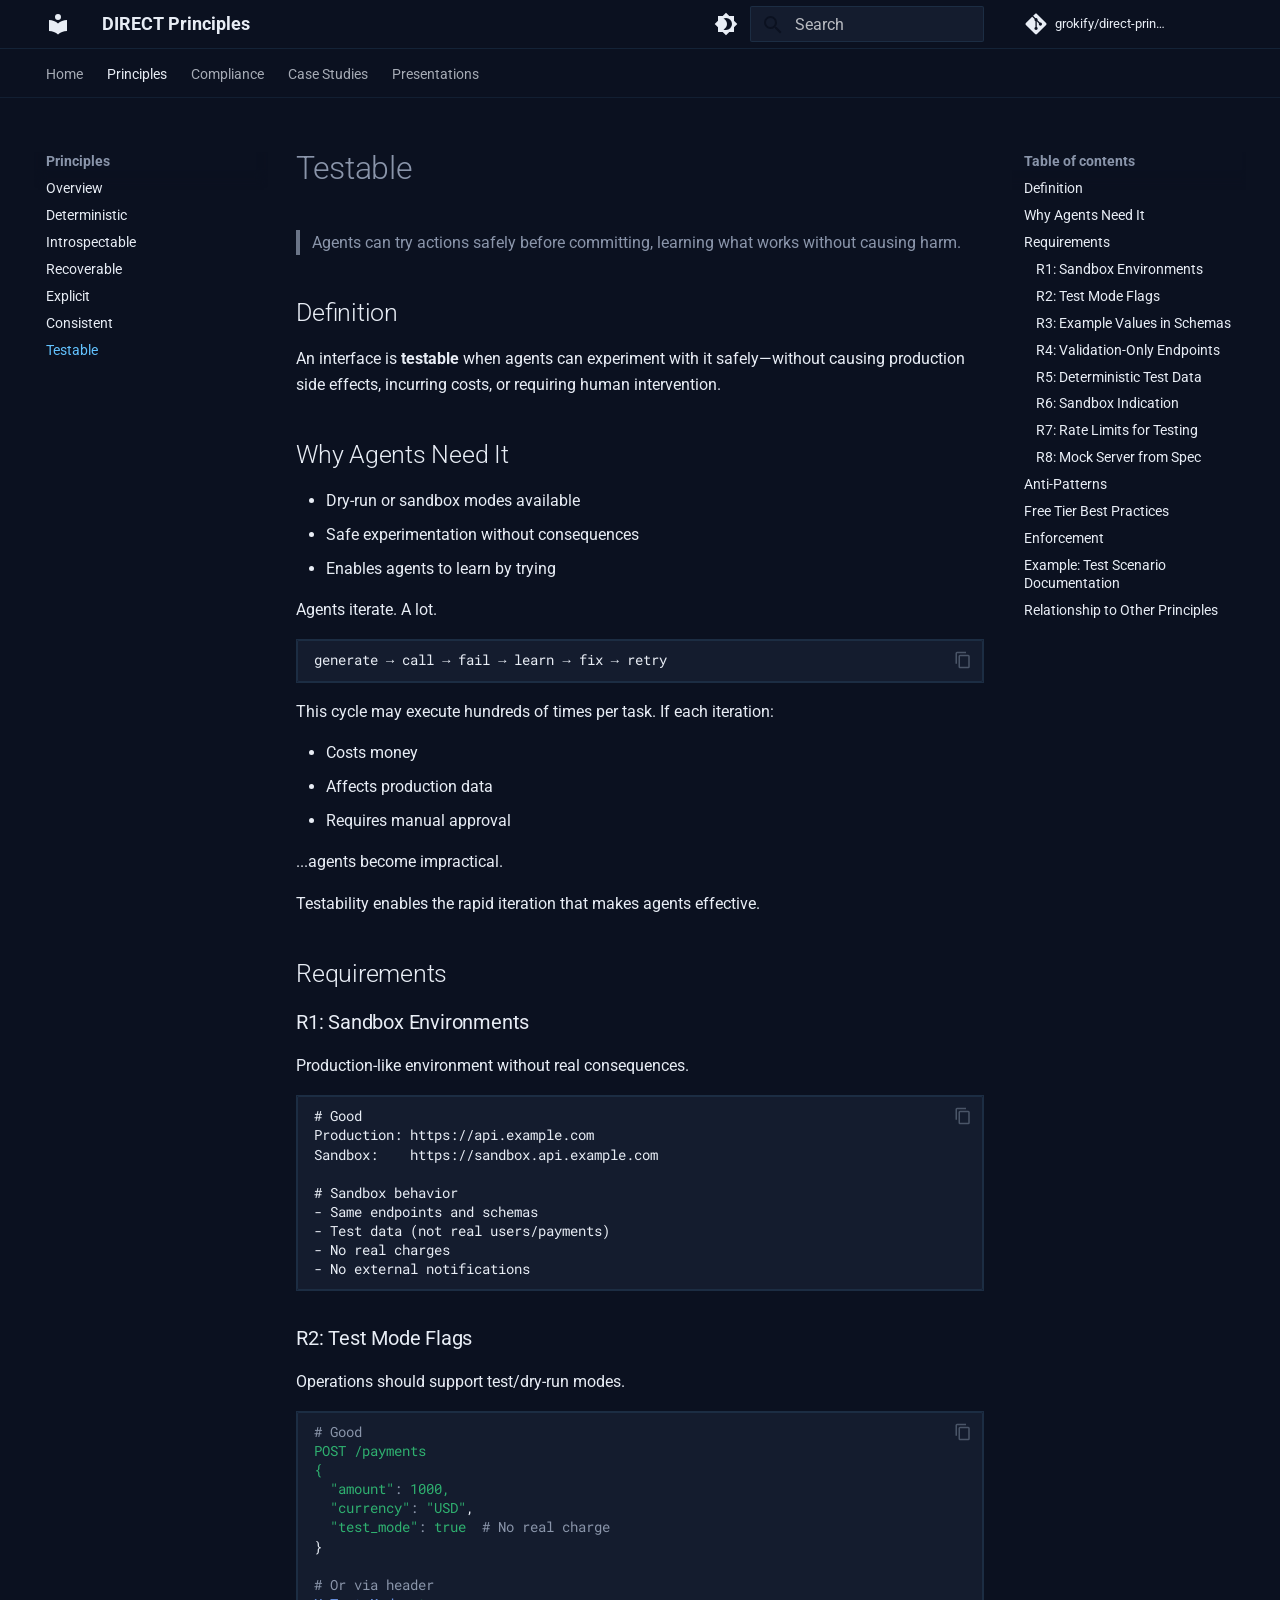
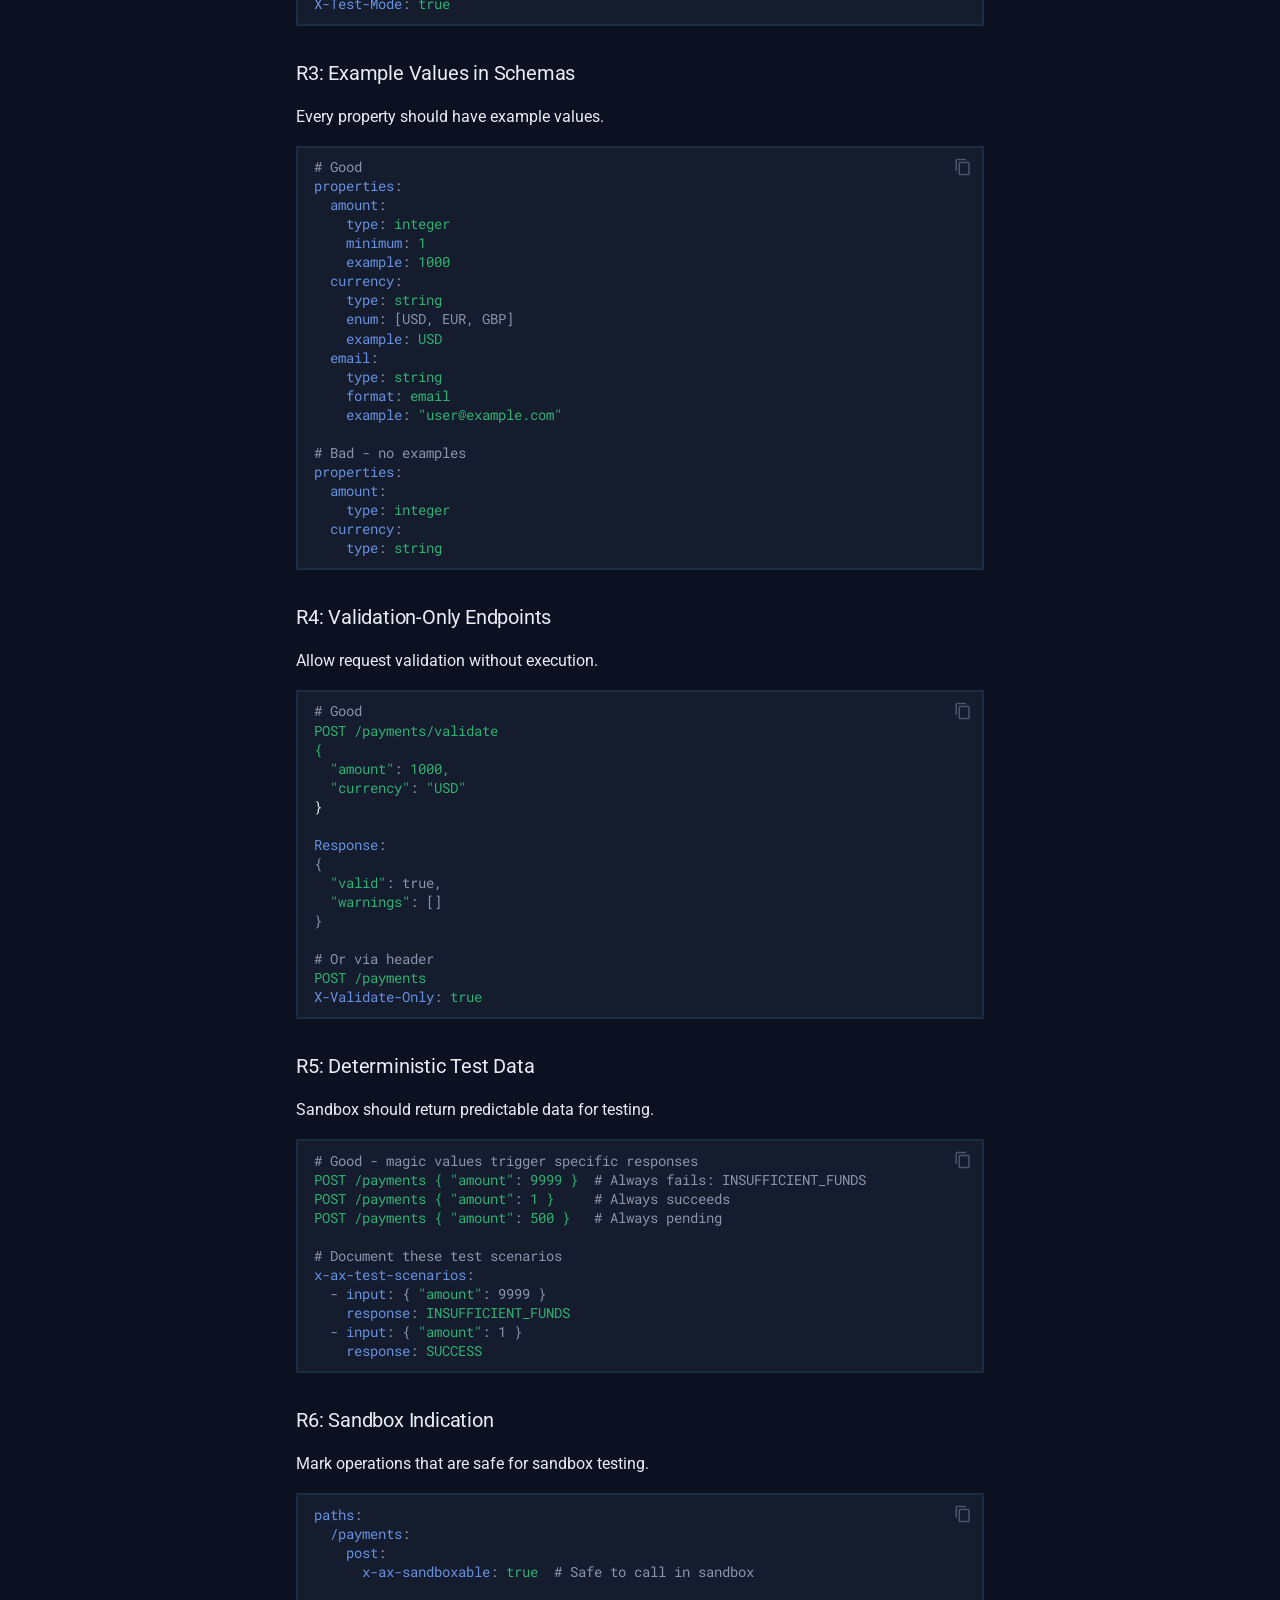
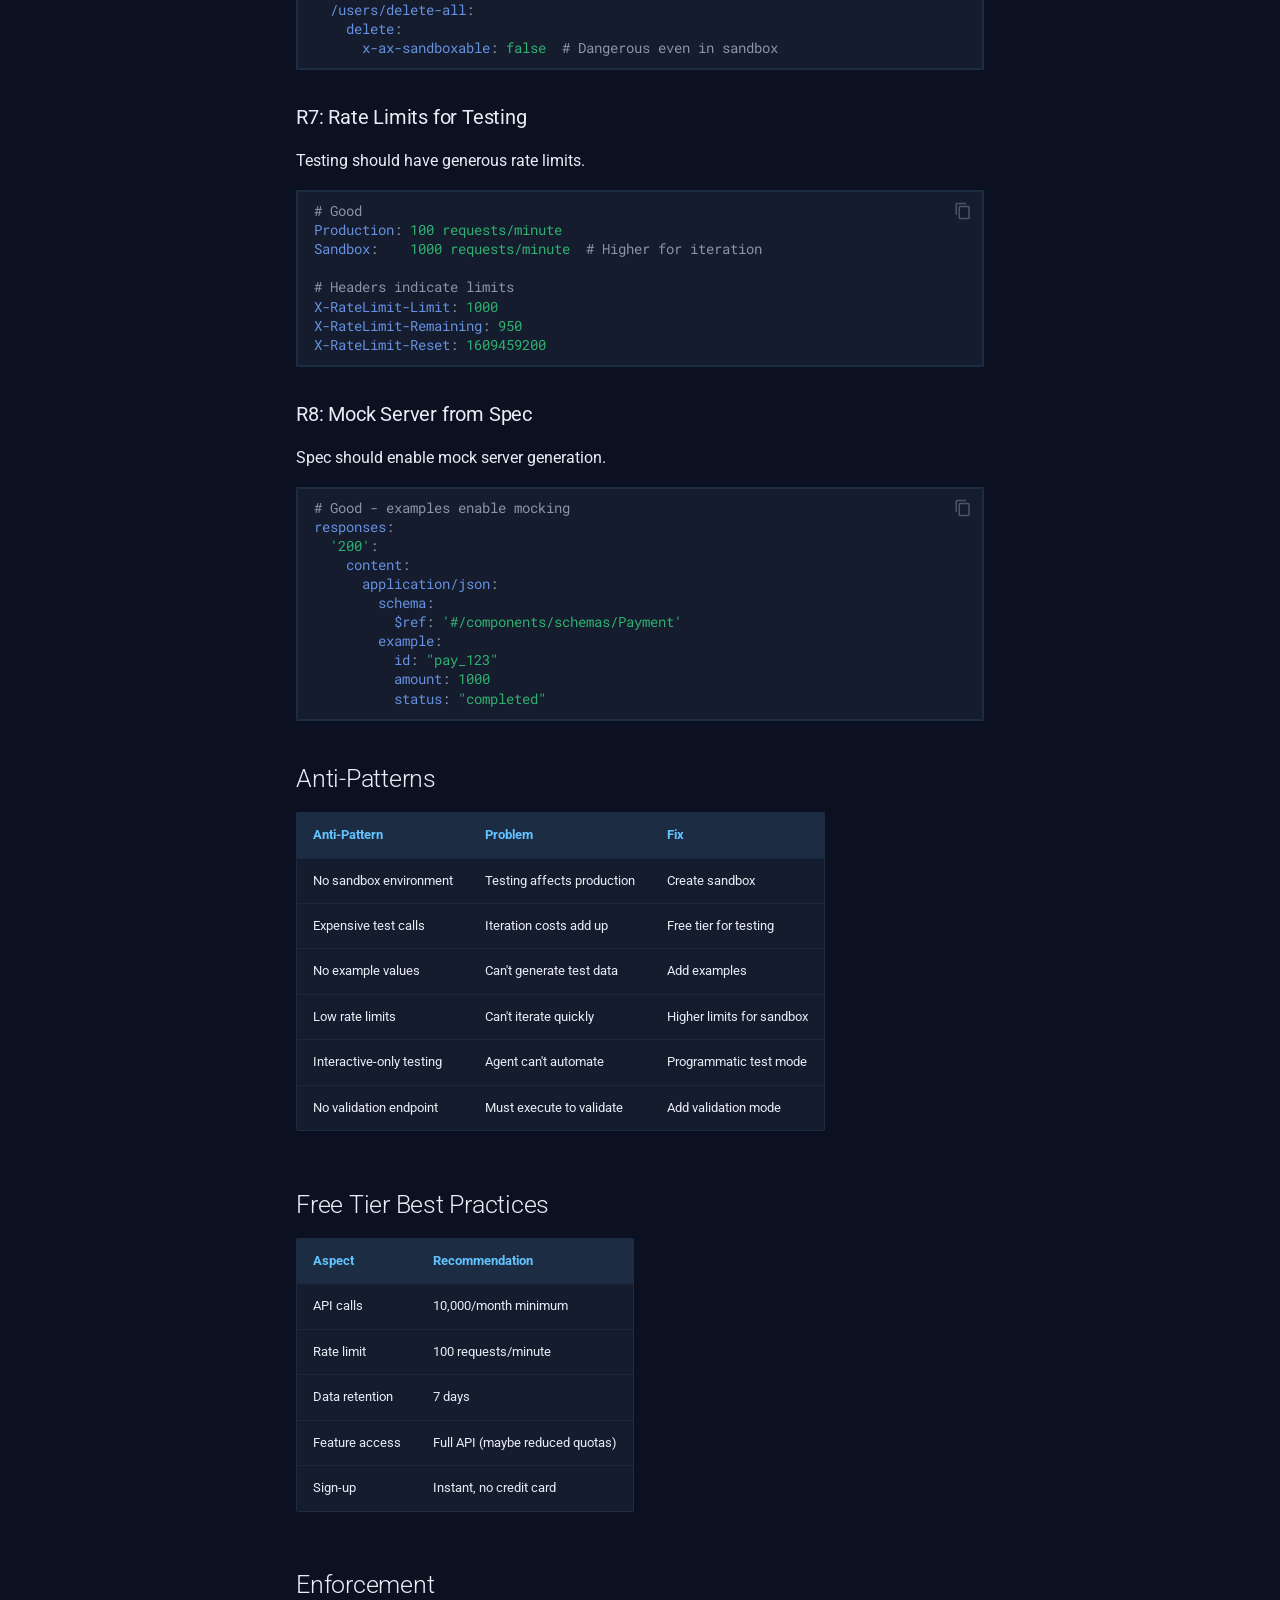
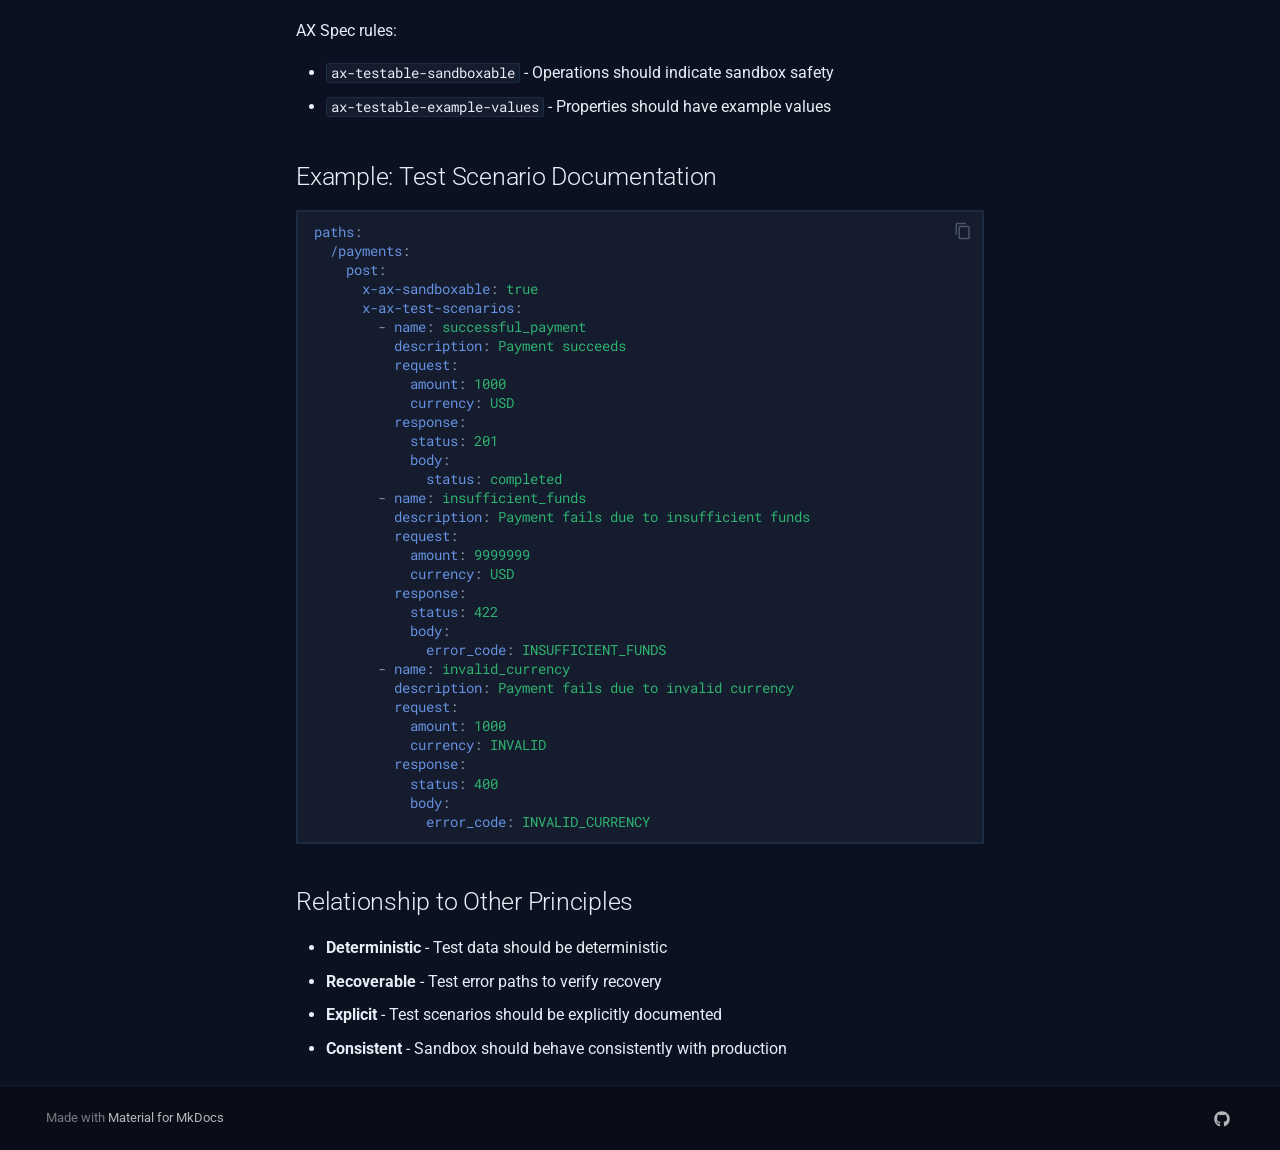
<file: principles/testable/index.html>
<!doctype html>
<html lang="en" class="no-js">
  <head>
    
      <meta charset="utf-8">
      <meta name="viewport" content="width=device-width,initial-scale=1">
      
        <meta name="description" content="Design principles for Agent Experience (AX)">
      
      
      
        <link rel="canonical" href="https://grokify.github.io/direct-principles/principles/testable/">
      
      
        <link rel="prev" href="../consistent/">
      
      
        <link rel="next" href="../../compliance/levels/">
      
      
      <link rel="icon" href="../../assets/images/favicon.png">
      <meta name="generator" content="mkdocs-1.6.1, mkdocs-material-9.6.18">
    
    
      
        <title>Testable - DIRECT Principles</title>
      
    
    
      <link rel="stylesheet" href="../../assets/stylesheets/main.7e37652d.min.css">
      
        
        <link rel="stylesheet" href="../../assets/stylesheets/palette.06af60db.min.css">
      
      


    
    
      
    
    
      
        
        
        <link rel="preconnect" href="https://fonts.gstatic.com" crossorigin>
        <link rel="stylesheet" href="https://fonts.googleapis.com/css?family=Roboto:300,300i,400,400i,700,700i%7CRoboto+Mono:400,400i,700,700i&display=fallback">
        <style>:root{--md-text-font:"Roboto";--md-code-font:"Roboto Mono"}</style>
      
    
    
      <link rel="stylesheet" href="../../stylesheets/custom.css">
    
    <script>__md_scope=new URL("../..",location),__md_hash=e=>[...e].reduce(((e,_)=>(e<<5)-e+_.charCodeAt(0)),0),__md_get=(e,_=localStorage,t=__md_scope)=>JSON.parse(_.getItem(t.pathname+"."+e)),__md_set=(e,_,t=localStorage,a=__md_scope)=>{try{t.setItem(a.pathname+"."+e,JSON.stringify(_))}catch(e){}}</script>
    
      

    
    
    
  </head>
  
  
    
    
      
    
    
    
    
    <body dir="ltr" data-md-color-scheme="slate" data-md-color-primary="custom" data-md-color-accent="custom">
  
    
    <input class="md-toggle" data-md-toggle="drawer" type="checkbox" id="__drawer" autocomplete="off">
    <input class="md-toggle" data-md-toggle="search" type="checkbox" id="__search" autocomplete="off">
    <label class="md-overlay" for="__drawer"></label>
    <div data-md-component="skip">
      
        
        <a href="#testable" class="md-skip">
          Skip to content
        </a>
      
    </div>
    <div data-md-component="announce">
      
    </div>
    
    
      

<header class="md-header" data-md-component="header">
  <nav class="md-header__inner md-grid" aria-label="Header">
    <a href="../.." title="DIRECT Principles" class="md-header__button md-logo" aria-label="DIRECT Principles" data-md-component="logo">
      
  
  <svg xmlns="http://www.w3.org/2000/svg" viewBox="0 0 24 24"><path d="M12 8a3 3 0 0 0 3-3 3 3 0 0 0-3-3 3 3 0 0 0-3 3 3 3 0 0 0 3 3m0 3.54C9.64 9.35 6.5 8 3 8v11c3.5 0 6.64 1.35 9 3.54 2.36-2.19 5.5-3.54 9-3.54V8c-3.5 0-6.64 1.35-9 3.54"/></svg>

    </a>
    <label class="md-header__button md-icon" for="__drawer">
      
      <svg xmlns="http://www.w3.org/2000/svg" viewBox="0 0 24 24"><path d="M3 6h18v2H3zm0 5h18v2H3zm0 5h18v2H3z"/></svg>
    </label>
    <div class="md-header__title" data-md-component="header-title">
      <div class="md-header__ellipsis">
        <div class="md-header__topic">
          <span class="md-ellipsis">
            DIRECT Principles
          </span>
        </div>
        <div class="md-header__topic" data-md-component="header-topic">
          <span class="md-ellipsis">
            
              Testable
            
          </span>
        </div>
      </div>
    </div>
    
      
        <form class="md-header__option" data-md-component="palette">
  
    
    
    
    <input class="md-option" data-md-color-media="" data-md-color-scheme="slate" data-md-color-primary="custom" data-md-color-accent="custom"  aria-label="Switch to light mode"  type="radio" name="__palette" id="__palette_0">
    
      <label class="md-header__button md-icon" title="Switch to light mode" for="__palette_1" hidden>
        <svg xmlns="http://www.w3.org/2000/svg" viewBox="0 0 24 24"><path d="M12 18c-.89 0-1.74-.2-2.5-.55C11.56 16.5 13 14.42 13 12s-1.44-4.5-3.5-5.45C10.26 6.2 11.11 6 12 6a6 6 0 0 1 6 6 6 6 0 0 1-6 6m8-9.31V4h-4.69L12 .69 8.69 4H4v4.69L.69 12 4 15.31V20h4.69L12 23.31 15.31 20H20v-4.69L23.31 12z"/></svg>
      </label>
    
  
    
    
    
    <input class="md-option" data-md-color-media="" data-md-color-scheme="default" data-md-color-primary="indigo" data-md-color-accent="indigo"  aria-label="Switch to dark mode"  type="radio" name="__palette" id="__palette_1">
    
      <label class="md-header__button md-icon" title="Switch to dark mode" for="__palette_0" hidden>
        <svg xmlns="http://www.w3.org/2000/svg" viewBox="0 0 24 24"><path d="M12 8a4 4 0 0 0-4 4 4 4 0 0 0 4 4 4 4 0 0 0 4-4 4 4 0 0 0-4-4m0 10a6 6 0 0 1-6-6 6 6 0 0 1 6-6 6 6 0 0 1 6 6 6 6 0 0 1-6 6m8-9.31V4h-4.69L12 .69 8.69 4H4v4.69L.69 12 4 15.31V20h4.69L12 23.31 15.31 20H20v-4.69L23.31 12z"/></svg>
      </label>
    
  
</form>
      
    
    
      <script>var palette=__md_get("__palette");if(palette&&palette.color){if("(prefers-color-scheme)"===palette.color.media){var media=matchMedia("(prefers-color-scheme: light)"),input=document.querySelector(media.matches?"[data-md-color-media='(prefers-color-scheme: light)']":"[data-md-color-media='(prefers-color-scheme: dark)']");palette.color.media=input.getAttribute("data-md-color-media"),palette.color.scheme=input.getAttribute("data-md-color-scheme"),palette.color.primary=input.getAttribute("data-md-color-primary"),palette.color.accent=input.getAttribute("data-md-color-accent")}for(var[key,value]of Object.entries(palette.color))document.body.setAttribute("data-md-color-"+key,value)}</script>
    
    
    
      
      
        <label class="md-header__button md-icon" for="__search">
          
          <svg xmlns="http://www.w3.org/2000/svg" viewBox="0 0 24 24"><path d="M9.5 3A6.5 6.5 0 0 1 16 9.5c0 1.61-.59 3.09-1.56 4.23l.27.27h.79l5 5-1.5 1.5-5-5v-.79l-.27-.27A6.52 6.52 0 0 1 9.5 16 6.5 6.5 0 0 1 3 9.5 6.5 6.5 0 0 1 9.5 3m0 2C7 5 5 7 5 9.5S7 14 9.5 14 14 12 14 9.5 12 5 9.5 5"/></svg>
        </label>
        <div class="md-search" data-md-component="search" role="dialog">
  <label class="md-search__overlay" for="__search"></label>
  <div class="md-search__inner" role="search">
    <form class="md-search__form" name="search">
      <input type="text" class="md-search__input" name="query" aria-label="Search" placeholder="Search" autocapitalize="off" autocorrect="off" autocomplete="off" spellcheck="false" data-md-component="search-query" required>
      <label class="md-search__icon md-icon" for="__search">
        
        <svg xmlns="http://www.w3.org/2000/svg" viewBox="0 0 24 24"><path d="M9.5 3A6.5 6.5 0 0 1 16 9.5c0 1.61-.59 3.09-1.56 4.23l.27.27h.79l5 5-1.5 1.5-5-5v-.79l-.27-.27A6.52 6.52 0 0 1 9.5 16 6.5 6.5 0 0 1 3 9.5 6.5 6.5 0 0 1 9.5 3m0 2C7 5 5 7 5 9.5S7 14 9.5 14 14 12 14 9.5 12 5 9.5 5"/></svg>
        
        <svg xmlns="http://www.w3.org/2000/svg" viewBox="0 0 24 24"><path d="M20 11v2H8l5.5 5.5-1.42 1.42L4.16 12l7.92-7.92L13.5 5.5 8 11z"/></svg>
      </label>
      <nav class="md-search__options" aria-label="Search">
        
        <button type="reset" class="md-search__icon md-icon" title="Clear" aria-label="Clear" tabindex="-1">
          
          <svg xmlns="http://www.w3.org/2000/svg" viewBox="0 0 24 24"><path d="M19 6.41 17.59 5 12 10.59 6.41 5 5 6.41 10.59 12 5 17.59 6.41 19 12 13.41 17.59 19 19 17.59 13.41 12z"/></svg>
        </button>
      </nav>
      
        <div class="md-search__suggest" data-md-component="search-suggest"></div>
      
    </form>
    <div class="md-search__output">
      <div class="md-search__scrollwrap" tabindex="0" data-md-scrollfix>
        <div class="md-search-result" data-md-component="search-result">
          <div class="md-search-result__meta">
            Initializing search
          </div>
          <ol class="md-search-result__list" role="presentation"></ol>
        </div>
      </div>
    </div>
  </div>
</div>
      
    
    
      <div class="md-header__source">
        <a href="https://github.com/grokify/direct-principles" title="Go to repository" class="md-source" data-md-component="source">
  <div class="md-source__icon md-icon">
    
    <svg xmlns="http://www.w3.org/2000/svg" viewBox="0 0 448 512"><!--! Font Awesome Free 7.0.0 by @fontawesome - https://fontawesome.com License - https://fontawesome.com/license/free (Icons: CC BY 4.0, Fonts: SIL OFL 1.1, Code: MIT License) Copyright 2025 Fonticons, Inc.--><path fill="currentColor" d="M439.6 236.1 244 40.5c-5.4-5.5-12.8-8.5-20.4-8.5s-15 3-20.4 8.4L162.5 81l51.5 51.5c27.1-9.1 52.7 16.8 43.4 43.7l49.7 49.7c34.2-11.8 61.2 31 35.5 56.7-26.5 26.5-70.2-2.9-56-37.3L240.3 199v121.9c25.3 12.5 22.3 41.8 9.1 55-6.4 6.4-15.2 10.1-24.3 10.1s-17.8-3.6-24.3-10.1c-17.6-17.6-11.1-46.9 11.2-56v-123c-20.8-8.5-24.6-30.7-18.6-45L142.6 101 8.5 235.1C3 240.6 0 247.9 0 255.5s3 15 8.5 20.4l195.6 195.7c5.4 5.4 12.7 8.4 20.4 8.4s15-3 20.4-8.4l194.7-194.7c5.4-5.4 8.4-12.8 8.4-20.4s-3-15-8.4-20.4"/></svg>
  </div>
  <div class="md-source__repository">
    grokify/direct-principles
  </div>
</a>
      </div>
    
  </nav>
  
</header>
    
    <div class="md-container" data-md-component="container">
      
      
        
          
            
<nav class="md-tabs" aria-label="Tabs" data-md-component="tabs">
  <div class="md-grid">
    <ul class="md-tabs__list">
      
        
  
  
  
  
    <li class="md-tabs__item">
      <a href="../../home/" class="md-tabs__link">
        
  
  
    
  
  Home

      </a>
    </li>
  

      
        
  
  
  
    
  
  
    
    
      <li class="md-tabs__item md-tabs__item--active">
        <a href="../" class="md-tabs__link">
          
  
  
  Principles

        </a>
      </li>
    
  

      
        
  
  
  
  
    
    
      <li class="md-tabs__item">
        <a href="../../compliance/levels/" class="md-tabs__link">
          
  
  
  Compliance

        </a>
      </li>
    
  

      
        
  
  
  
  
    
    
      <li class="md-tabs__item">
        <a href="../../case-studies/agent-tooling-ecosystem/" class="md-tabs__link">
          
  
  
  Case Studies

        </a>
      </li>
    
  

      
        
  
  
  
  
    
    
      <li class="md-tabs__item">
        <a href="../../presentations/direct-overview/" class="md-tabs__link">
          
  
  
  Presentations

        </a>
      </li>
    
  

      
    </ul>
  </div>
</nav>
          
        
      
      <main class="md-main" data-md-component="main">
        <div class="md-main__inner md-grid">
          
            
              
              <div class="md-sidebar md-sidebar--primary" data-md-component="sidebar" data-md-type="navigation" >
                <div class="md-sidebar__scrollwrap">
                  <div class="md-sidebar__inner">
                    


  


<nav class="md-nav md-nav--primary md-nav--lifted" aria-label="Navigation" data-md-level="0">
  <label class="md-nav__title" for="__drawer">
    <a href="../.." title="DIRECT Principles" class="md-nav__button md-logo" aria-label="DIRECT Principles" data-md-component="logo">
      
  
  <svg xmlns="http://www.w3.org/2000/svg" viewBox="0 0 24 24"><path d="M12 8a3 3 0 0 0 3-3 3 3 0 0 0-3-3 3 3 0 0 0-3 3 3 3 0 0 0 3 3m0 3.54C9.64 9.35 6.5 8 3 8v11c3.5 0 6.64 1.35 9 3.54 2.36-2.19 5.5-3.54 9-3.54V8c-3.5 0-6.64 1.35-9 3.54"/></svg>

    </a>
    DIRECT Principles
  </label>
  
    <div class="md-nav__source">
      <a href="https://github.com/grokify/direct-principles" title="Go to repository" class="md-source" data-md-component="source">
  <div class="md-source__icon md-icon">
    
    <svg xmlns="http://www.w3.org/2000/svg" viewBox="0 0 448 512"><!--! Font Awesome Free 7.0.0 by @fontawesome - https://fontawesome.com License - https://fontawesome.com/license/free (Icons: CC BY 4.0, Fonts: SIL OFL 1.1, Code: MIT License) Copyright 2025 Fonticons, Inc.--><path fill="currentColor" d="M439.6 236.1 244 40.5c-5.4-5.5-12.8-8.5-20.4-8.5s-15 3-20.4 8.4L162.5 81l51.5 51.5c27.1-9.1 52.7 16.8 43.4 43.7l49.7 49.7c34.2-11.8 61.2 31 35.5 56.7-26.5 26.5-70.2-2.9-56-37.3L240.3 199v121.9c25.3 12.5 22.3 41.8 9.1 55-6.4 6.4-15.2 10.1-24.3 10.1s-17.8-3.6-24.3-10.1c-17.6-17.6-11.1-46.9 11.2-56v-123c-20.8-8.5-24.6-30.7-18.6-45L142.6 101 8.5 235.1C3 240.6 0 247.9 0 255.5s3 15 8.5 20.4l195.6 195.7c5.4 5.4 12.7 8.4 20.4 8.4s15-3 20.4-8.4l194.7-194.7c5.4-5.4 8.4-12.8 8.4-20.4s-3-15-8.4-20.4"/></svg>
  </div>
  <div class="md-source__repository">
    grokify/direct-principles
  </div>
</a>
    </div>
  
  <ul class="md-nav__list" data-md-scrollfix>
    
      
      
  
  
  
  
    <li class="md-nav__item">
      <a href="../../home/" class="md-nav__link">
        
  
  
  <span class="md-ellipsis">
    Home
    
  </span>
  

      </a>
    </li>
  

    
      
      
  
  
    
  
  
  
    
    
    
    
      
        
        
      
      
        
      
    
    
    <li class="md-nav__item md-nav__item--active md-nav__item--section md-nav__item--nested">
      
        
        
        <input class="md-nav__toggle md-toggle " type="checkbox" id="__nav_2" checked>
        
          
          <label class="md-nav__link" for="__nav_2" id="__nav_2_label" tabindex="">
            
  
  
  <span class="md-ellipsis">
    Principles
    
  </span>
  

            <span class="md-nav__icon md-icon"></span>
          </label>
        
        <nav class="md-nav" data-md-level="1" aria-labelledby="__nav_2_label" aria-expanded="true">
          <label class="md-nav__title" for="__nav_2">
            <span class="md-nav__icon md-icon"></span>
            Principles
          </label>
          <ul class="md-nav__list" data-md-scrollfix>
            
              
                
  
  
  
  
    <li class="md-nav__item">
      <a href="../" class="md-nav__link">
        
  
  
  <span class="md-ellipsis">
    Overview
    
  </span>
  

      </a>
    </li>
  

              
            
              
                
  
  
  
  
    <li class="md-nav__item">
      <a href="../deterministic/" class="md-nav__link">
        
  
  
  <span class="md-ellipsis">
    Deterministic
    
  </span>
  

      </a>
    </li>
  

              
            
              
                
  
  
  
  
    <li class="md-nav__item">
      <a href="../introspectable/" class="md-nav__link">
        
  
  
  <span class="md-ellipsis">
    Introspectable
    
  </span>
  

      </a>
    </li>
  

              
            
              
                
  
  
  
  
    <li class="md-nav__item">
      <a href="../recoverable/" class="md-nav__link">
        
  
  
  <span class="md-ellipsis">
    Recoverable
    
  </span>
  

      </a>
    </li>
  

              
            
              
                
  
  
  
  
    <li class="md-nav__item">
      <a href="../explicit/" class="md-nav__link">
        
  
  
  <span class="md-ellipsis">
    Explicit
    
  </span>
  

      </a>
    </li>
  

              
            
              
                
  
  
  
  
    <li class="md-nav__item">
      <a href="../consistent/" class="md-nav__link">
        
  
  
  <span class="md-ellipsis">
    Consistent
    
  </span>
  

      </a>
    </li>
  

              
            
              
                
  
  
    
  
  
  
    <li class="md-nav__item md-nav__item--active">
      
      <input class="md-nav__toggle md-toggle" type="checkbox" id="__toc">
      
      
        
      
      
        <label class="md-nav__link md-nav__link--active" for="__toc">
          
  
  
  <span class="md-ellipsis">
    Testable
    
  </span>
  

          <span class="md-nav__icon md-icon"></span>
        </label>
      
      <a href="./" class="md-nav__link md-nav__link--active">
        
  
  
  <span class="md-ellipsis">
    Testable
    
  </span>
  

      </a>
      
        

<nav class="md-nav md-nav--secondary" aria-label="Table of contents">
  
  
  
    
  
  
    <label class="md-nav__title" for="__toc">
      <span class="md-nav__icon md-icon"></span>
      Table of contents
    </label>
    <ul class="md-nav__list" data-md-component="toc" data-md-scrollfix>
      
        <li class="md-nav__item">
  <a href="#definition" class="md-nav__link">
    <span class="md-ellipsis">
      Definition
    </span>
  </a>
  
</li>
      
        <li class="md-nav__item">
  <a href="#why-agents-need-it" class="md-nav__link">
    <span class="md-ellipsis">
      Why Agents Need It
    </span>
  </a>
  
</li>
      
        <li class="md-nav__item">
  <a href="#requirements" class="md-nav__link">
    <span class="md-ellipsis">
      Requirements
    </span>
  </a>
  
    <nav class="md-nav" aria-label="Requirements">
      <ul class="md-nav__list">
        
          <li class="md-nav__item">
  <a href="#r1-sandbox-environments" class="md-nav__link">
    <span class="md-ellipsis">
      R1: Sandbox Environments
    </span>
  </a>
  
</li>
        
          <li class="md-nav__item">
  <a href="#r2-test-mode-flags" class="md-nav__link">
    <span class="md-ellipsis">
      R2: Test Mode Flags
    </span>
  </a>
  
</li>
        
          <li class="md-nav__item">
  <a href="#r3-example-values-in-schemas" class="md-nav__link">
    <span class="md-ellipsis">
      R3: Example Values in Schemas
    </span>
  </a>
  
</li>
        
          <li class="md-nav__item">
  <a href="#r4-validation-only-endpoints" class="md-nav__link">
    <span class="md-ellipsis">
      R4: Validation-Only Endpoints
    </span>
  </a>
  
</li>
        
          <li class="md-nav__item">
  <a href="#r5-deterministic-test-data" class="md-nav__link">
    <span class="md-ellipsis">
      R5: Deterministic Test Data
    </span>
  </a>
  
</li>
        
          <li class="md-nav__item">
  <a href="#r6-sandbox-indication" class="md-nav__link">
    <span class="md-ellipsis">
      R6: Sandbox Indication
    </span>
  </a>
  
</li>
        
          <li class="md-nav__item">
  <a href="#r7-rate-limits-for-testing" class="md-nav__link">
    <span class="md-ellipsis">
      R7: Rate Limits for Testing
    </span>
  </a>
  
</li>
        
          <li class="md-nav__item">
  <a href="#r8-mock-server-from-spec" class="md-nav__link">
    <span class="md-ellipsis">
      R8: Mock Server from Spec
    </span>
  </a>
  
</li>
        
      </ul>
    </nav>
  
</li>
      
        <li class="md-nav__item">
  <a href="#anti-patterns" class="md-nav__link">
    <span class="md-ellipsis">
      Anti-Patterns
    </span>
  </a>
  
</li>
      
        <li class="md-nav__item">
  <a href="#free-tier-best-practices" class="md-nav__link">
    <span class="md-ellipsis">
      Free Tier Best Practices
    </span>
  </a>
  
</li>
      
        <li class="md-nav__item">
  <a href="#enforcement" class="md-nav__link">
    <span class="md-ellipsis">
      Enforcement
    </span>
  </a>
  
</li>
      
        <li class="md-nav__item">
  <a href="#example-test-scenario-documentation" class="md-nav__link">
    <span class="md-ellipsis">
      Example: Test Scenario Documentation
    </span>
  </a>
  
</li>
      
        <li class="md-nav__item">
  <a href="#relationship-to-other-principles" class="md-nav__link">
    <span class="md-ellipsis">
      Relationship to Other Principles
    </span>
  </a>
  
</li>
      
    </ul>
  
</nav>
      
    </li>
  

              
            
          </ul>
        </nav>
      
    </li>
  

    
      
      
  
  
  
  
    
    
    
    
      
      
        
      
    
    
    <li class="md-nav__item md-nav__item--nested">
      
        
        
          
        
        <input class="md-nav__toggle md-toggle md-toggle--indeterminate" type="checkbox" id="__nav_3" >
        
          
          <label class="md-nav__link" for="__nav_3" id="__nav_3_label" tabindex="0">
            
  
  
  <span class="md-ellipsis">
    Compliance
    
  </span>
  

            <span class="md-nav__icon md-icon"></span>
          </label>
        
        <nav class="md-nav" data-md-level="1" aria-labelledby="__nav_3_label" aria-expanded="false">
          <label class="md-nav__title" for="__nav_3">
            <span class="md-nav__icon md-icon"></span>
            Compliance
          </label>
          <ul class="md-nav__list" data-md-scrollfix>
            
              
                
  
  
  
  
    <li class="md-nav__item">
      <a href="../../compliance/levels/" class="md-nav__link">
        
  
  
  <span class="md-ellipsis">
    Levels
    
  </span>
  

      </a>
    </li>
  

              
            
          </ul>
        </nav>
      
    </li>
  

    
      
      
  
  
  
  
    
    
    
    
      
      
        
      
    
    
    <li class="md-nav__item md-nav__item--nested">
      
        
        
          
        
        <input class="md-nav__toggle md-toggle md-toggle--indeterminate" type="checkbox" id="__nav_4" >
        
          
          <label class="md-nav__link" for="__nav_4" id="__nav_4_label" tabindex="0">
            
  
  
  <span class="md-ellipsis">
    Case Studies
    
  </span>
  

            <span class="md-nav__icon md-icon"></span>
          </label>
        
        <nav class="md-nav" data-md-level="1" aria-labelledby="__nav_4_label" aria-expanded="false">
          <label class="md-nav__title" for="__nav_4">
            <span class="md-nav__icon md-icon"></span>
            Case Studies
          </label>
          <ul class="md-nav__list" data-md-scrollfix>
            
              
                
  
  
  
  
    <li class="md-nav__item">
      <a href="../../case-studies/agent-tooling-ecosystem/" class="md-nav__link">
        
  
  
  <span class="md-ellipsis">
    Agent Tooling Ecosystem
    
  </span>
  

      </a>
    </li>
  

              
            
          </ul>
        </nav>
      
    </li>
  

    
      
      
  
  
  
  
    
    
    
    
      
      
        
      
    
    
    <li class="md-nav__item md-nav__item--nested">
      
        
        
          
        
        <input class="md-nav__toggle md-toggle md-toggle--indeterminate" type="checkbox" id="__nav_5" >
        
          
          <label class="md-nav__link" for="__nav_5" id="__nav_5_label" tabindex="0">
            
  
  
  <span class="md-ellipsis">
    Presentations
    
  </span>
  

            <span class="md-nav__icon md-icon"></span>
          </label>
        
        <nav class="md-nav" data-md-level="1" aria-labelledby="__nav_5_label" aria-expanded="false">
          <label class="md-nav__title" for="__nav_5">
            <span class="md-nav__icon md-icon"></span>
            Presentations
          </label>
          <ul class="md-nav__list" data-md-scrollfix>
            
              
                
  
  
  
  
    <li class="md-nav__item">
      <a href="../../presentations/direct-overview/" class="md-nav__link">
        
  
  
  <span class="md-ellipsis">
    DIRECT Overview
    
  </span>
  

      </a>
    </li>
  

              
            
          </ul>
        </nav>
      
    </li>
  

    
  </ul>
</nav>
                  </div>
                </div>
              </div>
            
            
              
              <div class="md-sidebar md-sidebar--secondary" data-md-component="sidebar" data-md-type="toc" >
                <div class="md-sidebar__scrollwrap">
                  <div class="md-sidebar__inner">
                    

<nav class="md-nav md-nav--secondary" aria-label="Table of contents">
  
  
  
    
  
  
    <label class="md-nav__title" for="__toc">
      <span class="md-nav__icon md-icon"></span>
      Table of contents
    </label>
    <ul class="md-nav__list" data-md-component="toc" data-md-scrollfix>
      
        <li class="md-nav__item">
  <a href="#definition" class="md-nav__link">
    <span class="md-ellipsis">
      Definition
    </span>
  </a>
  
</li>
      
        <li class="md-nav__item">
  <a href="#why-agents-need-it" class="md-nav__link">
    <span class="md-ellipsis">
      Why Agents Need It
    </span>
  </a>
  
</li>
      
        <li class="md-nav__item">
  <a href="#requirements" class="md-nav__link">
    <span class="md-ellipsis">
      Requirements
    </span>
  </a>
  
    <nav class="md-nav" aria-label="Requirements">
      <ul class="md-nav__list">
        
          <li class="md-nav__item">
  <a href="#r1-sandbox-environments" class="md-nav__link">
    <span class="md-ellipsis">
      R1: Sandbox Environments
    </span>
  </a>
  
</li>
        
          <li class="md-nav__item">
  <a href="#r2-test-mode-flags" class="md-nav__link">
    <span class="md-ellipsis">
      R2: Test Mode Flags
    </span>
  </a>
  
</li>
        
          <li class="md-nav__item">
  <a href="#r3-example-values-in-schemas" class="md-nav__link">
    <span class="md-ellipsis">
      R3: Example Values in Schemas
    </span>
  </a>
  
</li>
        
          <li class="md-nav__item">
  <a href="#r4-validation-only-endpoints" class="md-nav__link">
    <span class="md-ellipsis">
      R4: Validation-Only Endpoints
    </span>
  </a>
  
</li>
        
          <li class="md-nav__item">
  <a href="#r5-deterministic-test-data" class="md-nav__link">
    <span class="md-ellipsis">
      R5: Deterministic Test Data
    </span>
  </a>
  
</li>
        
          <li class="md-nav__item">
  <a href="#r6-sandbox-indication" class="md-nav__link">
    <span class="md-ellipsis">
      R6: Sandbox Indication
    </span>
  </a>
  
</li>
        
          <li class="md-nav__item">
  <a href="#r7-rate-limits-for-testing" class="md-nav__link">
    <span class="md-ellipsis">
      R7: Rate Limits for Testing
    </span>
  </a>
  
</li>
        
          <li class="md-nav__item">
  <a href="#r8-mock-server-from-spec" class="md-nav__link">
    <span class="md-ellipsis">
      R8: Mock Server from Spec
    </span>
  </a>
  
</li>
        
      </ul>
    </nav>
  
</li>
      
        <li class="md-nav__item">
  <a href="#anti-patterns" class="md-nav__link">
    <span class="md-ellipsis">
      Anti-Patterns
    </span>
  </a>
  
</li>
      
        <li class="md-nav__item">
  <a href="#free-tier-best-practices" class="md-nav__link">
    <span class="md-ellipsis">
      Free Tier Best Practices
    </span>
  </a>
  
</li>
      
        <li class="md-nav__item">
  <a href="#enforcement" class="md-nav__link">
    <span class="md-ellipsis">
      Enforcement
    </span>
  </a>
  
</li>
      
        <li class="md-nav__item">
  <a href="#example-test-scenario-documentation" class="md-nav__link">
    <span class="md-ellipsis">
      Example: Test Scenario Documentation
    </span>
  </a>
  
</li>
      
        <li class="md-nav__item">
  <a href="#relationship-to-other-principles" class="md-nav__link">
    <span class="md-ellipsis">
      Relationship to Other Principles
    </span>
  </a>
  
</li>
      
    </ul>
  
</nav>
                  </div>
                </div>
              </div>
            
          
          
            <div class="md-content" data-md-component="content">
              <article class="md-content__inner md-typeset">
                
                  


  
  


<h1 id="testable">Testable<a class="headerlink" href="#testable" title="Permanent link">&para;</a></h1>
<blockquote>
<p>Agents can try actions safely before committing, learning what works without causing harm.</p>
</blockquote>
<h2 id="definition">Definition<a class="headerlink" href="#definition" title="Permanent link">&para;</a></h2>
<p>An interface is <strong>testable</strong> when agents can experiment with it safely—without causing production side effects, incurring costs, or requiring human intervention.</p>
<h2 id="why-agents-need-it">Why Agents Need It<a class="headerlink" href="#why-agents-need-it" title="Permanent link">&para;</a></h2>
<ul>
<li>Dry-run or sandbox modes available</li>
<li>Safe experimentation without consequences</li>
<li>Enables agents to learn by trying</li>
</ul>
<p>Agents iterate. A lot.</p>
<div class="highlight"><pre><span></span><code><a id="__codelineno-0-1" name="__codelineno-0-1" href="#__codelineno-0-1"></a>generate → call → fail → learn → fix → retry
</code></pre></div>
<p>This cycle may execute hundreds of times per task. If each iteration:</p>
<ul>
<li>Costs money</li>
<li>Affects production data</li>
<li>Requires manual approval</li>
</ul>
<p>...agents become impractical.</p>
<p>Testability enables the rapid iteration that makes agents effective.</p>
<h2 id="requirements">Requirements<a class="headerlink" href="#requirements" title="Permanent link">&para;</a></h2>
<h3 id="r1-sandbox-environments">R1: Sandbox Environments<a class="headerlink" href="#r1-sandbox-environments" title="Permanent link">&para;</a></h3>
<p>Production-like environment without real consequences.</p>
<div class="highlight"><pre><span></span><code><a id="__codelineno-1-1" name="__codelineno-1-1" href="#__codelineno-1-1"></a># Good
<a id="__codelineno-1-2" name="__codelineno-1-2" href="#__codelineno-1-2"></a>Production: https://api.example.com
<a id="__codelineno-1-3" name="__codelineno-1-3" href="#__codelineno-1-3"></a>Sandbox:    https://sandbox.api.example.com
<a id="__codelineno-1-4" name="__codelineno-1-4" href="#__codelineno-1-4"></a>
<a id="__codelineno-1-5" name="__codelineno-1-5" href="#__codelineno-1-5"></a># Sandbox behavior
<a id="__codelineno-1-6" name="__codelineno-1-6" href="#__codelineno-1-6"></a>- Same endpoints and schemas
<a id="__codelineno-1-7" name="__codelineno-1-7" href="#__codelineno-1-7"></a>- Test data (not real users/payments)
<a id="__codelineno-1-8" name="__codelineno-1-8" href="#__codelineno-1-8"></a>- No real charges
<a id="__codelineno-1-9" name="__codelineno-1-9" href="#__codelineno-1-9"></a>- No external notifications
</code></pre></div>
<h3 id="r2-test-mode-flags">R2: Test Mode Flags<a class="headerlink" href="#r2-test-mode-flags" title="Permanent link">&para;</a></h3>
<p>Operations should support test/dry-run modes.</p>
<div class="highlight"><pre><span></span><code><a id="__codelineno-2-1" name="__codelineno-2-1" href="#__codelineno-2-1"></a><span class="c1"># Good</span>
<a id="__codelineno-2-2" name="__codelineno-2-2" href="#__codelineno-2-2"></a><span class="l l-Scalar l-Scalar-Plain">POST /payments</span>
<a id="__codelineno-2-3" name="__codelineno-2-3" href="#__codelineno-2-3"></a><span class="l l-Scalar l-Scalar-Plain">{</span>
<a id="__codelineno-2-4" name="__codelineno-2-4" href="#__codelineno-2-4"></a><span class="w">  </span><span class="l l-Scalar l-Scalar-Plain">&quot;amount&quot;</span><span class="p p-Indicator">:</span><span class="w"> </span><span class="l l-Scalar l-Scalar-Plain">1000,</span>
<a id="__codelineno-2-5" name="__codelineno-2-5" href="#__codelineno-2-5"></a><span class="w">  </span><span class="l l-Scalar l-Scalar-Plain">&quot;currency&quot;</span><span class="p p-Indicator">:</span><span class="w"> </span><span class="s">&quot;USD&quot;</span><span class="err">,</span>
<a id="__codelineno-2-6" name="__codelineno-2-6" href="#__codelineno-2-6"></a><span class="w">  </span><span class="s">&quot;test_mode&quot;</span><span class="p p-Indicator">:</span><span class="w"> </span><span class="l l-Scalar l-Scalar-Plain">true</span><span class="w">  </span><span class="c1"># No real charge</span>
<a id="__codelineno-2-7" name="__codelineno-2-7" href="#__codelineno-2-7"></a><span class="err">}</span>
<a id="__codelineno-2-8" name="__codelineno-2-8" href="#__codelineno-2-8"></a>
<a id="__codelineno-2-9" name="__codelineno-2-9" href="#__codelineno-2-9"></a><span class="c1"># Or via header</span>
<a id="__codelineno-2-10" name="__codelineno-2-10" href="#__codelineno-2-10"></a><span class="nt">X-Test-Mode</span><span class="p">:</span><span class="w"> </span><span class="l l-Scalar l-Scalar-Plain">true</span>
</code></pre></div>
<h3 id="r3-example-values-in-schemas">R3: Example Values in Schemas<a class="headerlink" href="#r3-example-values-in-schemas" title="Permanent link">&para;</a></h3>
<p>Every property should have example values.</p>
<div class="highlight"><pre><span></span><code><a id="__codelineno-3-1" name="__codelineno-3-1" href="#__codelineno-3-1"></a><span class="c1"># Good</span>
<a id="__codelineno-3-2" name="__codelineno-3-2" href="#__codelineno-3-2"></a><span class="nt">properties</span><span class="p">:</span>
<a id="__codelineno-3-3" name="__codelineno-3-3" href="#__codelineno-3-3"></a><span class="w">  </span><span class="nt">amount</span><span class="p">:</span>
<a id="__codelineno-3-4" name="__codelineno-3-4" href="#__codelineno-3-4"></a><span class="w">    </span><span class="nt">type</span><span class="p">:</span><span class="w"> </span><span class="l l-Scalar l-Scalar-Plain">integer</span>
<a id="__codelineno-3-5" name="__codelineno-3-5" href="#__codelineno-3-5"></a><span class="w">    </span><span class="nt">minimum</span><span class="p">:</span><span class="w"> </span><span class="l l-Scalar l-Scalar-Plain">1</span>
<a id="__codelineno-3-6" name="__codelineno-3-6" href="#__codelineno-3-6"></a><span class="w">    </span><span class="nt">example</span><span class="p">:</span><span class="w"> </span><span class="l l-Scalar l-Scalar-Plain">1000</span>
<a id="__codelineno-3-7" name="__codelineno-3-7" href="#__codelineno-3-7"></a><span class="w">  </span><span class="nt">currency</span><span class="p">:</span>
<a id="__codelineno-3-8" name="__codelineno-3-8" href="#__codelineno-3-8"></a><span class="w">    </span><span class="nt">type</span><span class="p">:</span><span class="w"> </span><span class="l l-Scalar l-Scalar-Plain">string</span>
<a id="__codelineno-3-9" name="__codelineno-3-9" href="#__codelineno-3-9"></a><span class="w">    </span><span class="nt">enum</span><span class="p">:</span><span class="w"> </span><span class="p p-Indicator">[</span><span class="nv">USD</span><span class="p p-Indicator">,</span><span class="w"> </span><span class="nv">EUR</span><span class="p p-Indicator">,</span><span class="w"> </span><span class="nv">GBP</span><span class="p p-Indicator">]</span>
<a id="__codelineno-3-10" name="__codelineno-3-10" href="#__codelineno-3-10"></a><span class="w">    </span><span class="nt">example</span><span class="p">:</span><span class="w"> </span><span class="l l-Scalar l-Scalar-Plain">USD</span>
<a id="__codelineno-3-11" name="__codelineno-3-11" href="#__codelineno-3-11"></a><span class="w">  </span><span class="nt">email</span><span class="p">:</span>
<a id="__codelineno-3-12" name="__codelineno-3-12" href="#__codelineno-3-12"></a><span class="w">    </span><span class="nt">type</span><span class="p">:</span><span class="w"> </span><span class="l l-Scalar l-Scalar-Plain">string</span>
<a id="__codelineno-3-13" name="__codelineno-3-13" href="#__codelineno-3-13"></a><span class="w">    </span><span class="nt">format</span><span class="p">:</span><span class="w"> </span><span class="l l-Scalar l-Scalar-Plain">email</span>
<a id="__codelineno-3-14" name="__codelineno-3-14" href="#__codelineno-3-14"></a><span class="w">    </span><span class="nt">example</span><span class="p">:</span><span class="w"> </span><span class="s">&quot;user@example.com&quot;</span>
<a id="__codelineno-3-15" name="__codelineno-3-15" href="#__codelineno-3-15"></a>
<a id="__codelineno-3-16" name="__codelineno-3-16" href="#__codelineno-3-16"></a><span class="c1"># Bad - no examples</span>
<a id="__codelineno-3-17" name="__codelineno-3-17" href="#__codelineno-3-17"></a><span class="nt">properties</span><span class="p">:</span>
<a id="__codelineno-3-18" name="__codelineno-3-18" href="#__codelineno-3-18"></a><span class="w">  </span><span class="nt">amount</span><span class="p">:</span>
<a id="__codelineno-3-19" name="__codelineno-3-19" href="#__codelineno-3-19"></a><span class="w">    </span><span class="nt">type</span><span class="p">:</span><span class="w"> </span><span class="l l-Scalar l-Scalar-Plain">integer</span>
<a id="__codelineno-3-20" name="__codelineno-3-20" href="#__codelineno-3-20"></a><span class="w">  </span><span class="nt">currency</span><span class="p">:</span>
<a id="__codelineno-3-21" name="__codelineno-3-21" href="#__codelineno-3-21"></a><span class="w">    </span><span class="nt">type</span><span class="p">:</span><span class="w"> </span><span class="l l-Scalar l-Scalar-Plain">string</span>
</code></pre></div>
<h3 id="r4-validation-only-endpoints">R4: Validation-Only Endpoints<a class="headerlink" href="#r4-validation-only-endpoints" title="Permanent link">&para;</a></h3>
<p>Allow request validation without execution.</p>
<div class="highlight"><pre><span></span><code><a id="__codelineno-4-1" name="__codelineno-4-1" href="#__codelineno-4-1"></a><span class="c1"># Good</span>
<a id="__codelineno-4-2" name="__codelineno-4-2" href="#__codelineno-4-2"></a><span class="l l-Scalar l-Scalar-Plain">POST /payments/validate</span>
<a id="__codelineno-4-3" name="__codelineno-4-3" href="#__codelineno-4-3"></a><span class="l l-Scalar l-Scalar-Plain">{</span>
<a id="__codelineno-4-4" name="__codelineno-4-4" href="#__codelineno-4-4"></a><span class="w">  </span><span class="l l-Scalar l-Scalar-Plain">&quot;amount&quot;</span><span class="p p-Indicator">:</span><span class="w"> </span><span class="l l-Scalar l-Scalar-Plain">1000,</span>
<a id="__codelineno-4-5" name="__codelineno-4-5" href="#__codelineno-4-5"></a><span class="w">  </span><span class="l l-Scalar l-Scalar-Plain">&quot;currency&quot;</span><span class="p p-Indicator">:</span><span class="w"> </span><span class="s">&quot;USD&quot;</span>
<a id="__codelineno-4-6" name="__codelineno-4-6" href="#__codelineno-4-6"></a><span class="err">}</span>
<a id="__codelineno-4-7" name="__codelineno-4-7" href="#__codelineno-4-7"></a>
<a id="__codelineno-4-8" name="__codelineno-4-8" href="#__codelineno-4-8"></a><span class="nt">Response</span><span class="p">:</span>
<a id="__codelineno-4-9" name="__codelineno-4-9" href="#__codelineno-4-9"></a><span class="p p-Indicator">{</span>
<a id="__codelineno-4-10" name="__codelineno-4-10" href="#__codelineno-4-10"></a><span class="w">  </span><span class="s">&quot;valid&quot;</span><span class="p p-Indicator">:</span><span class="w"> </span><span class="nv">true</span><span class="p p-Indicator">,</span>
<a id="__codelineno-4-11" name="__codelineno-4-11" href="#__codelineno-4-11"></a><span class="w">  </span><span class="s">&quot;warnings&quot;</span><span class="p p-Indicator">:</span><span class="w"> </span><span class="p p-Indicator">[]</span>
<a id="__codelineno-4-12" name="__codelineno-4-12" href="#__codelineno-4-12"></a><span class="p p-Indicator">}</span>
<a id="__codelineno-4-13" name="__codelineno-4-13" href="#__codelineno-4-13"></a>
<a id="__codelineno-4-14" name="__codelineno-4-14" href="#__codelineno-4-14"></a><span class="c1"># Or via header</span>
<a id="__codelineno-4-15" name="__codelineno-4-15" href="#__codelineno-4-15"></a><span class="l l-Scalar l-Scalar-Plain">POST /payments</span>
<a id="__codelineno-4-16" name="__codelineno-4-16" href="#__codelineno-4-16"></a><span class="nt">X-Validate-Only</span><span class="p">:</span><span class="w"> </span><span class="l l-Scalar l-Scalar-Plain">true</span>
</code></pre></div>
<h3 id="r5-deterministic-test-data">R5: Deterministic Test Data<a class="headerlink" href="#r5-deterministic-test-data" title="Permanent link">&para;</a></h3>
<p>Sandbox should return predictable data for testing.</p>
<div class="highlight"><pre><span></span><code><a id="__codelineno-5-1" name="__codelineno-5-1" href="#__codelineno-5-1"></a><span class="c1"># Good - magic values trigger specific responses</span>
<a id="__codelineno-5-2" name="__codelineno-5-2" href="#__codelineno-5-2"></a><span class="l l-Scalar l-Scalar-Plain">POST /payments { &quot;amount&quot;</span><span class="p p-Indicator">:</span><span class="w"> </span><span class="l l-Scalar l-Scalar-Plain">9999 }</span><span class="w">  </span><span class="c1"># Always fails: INSUFFICIENT_FUNDS</span>
<a id="__codelineno-5-3" name="__codelineno-5-3" href="#__codelineno-5-3"></a><span class="l l-Scalar l-Scalar-Plain">POST /payments { &quot;amount&quot;</span><span class="p p-Indicator">:</span><span class="w"> </span><span class="l l-Scalar l-Scalar-Plain">1 }</span><span class="w">     </span><span class="c1"># Always succeeds</span>
<a id="__codelineno-5-4" name="__codelineno-5-4" href="#__codelineno-5-4"></a><span class="l l-Scalar l-Scalar-Plain">POST /payments { &quot;amount&quot;</span><span class="p p-Indicator">:</span><span class="w"> </span><span class="l l-Scalar l-Scalar-Plain">500 }</span><span class="w">   </span><span class="c1"># Always pending</span>
<a id="__codelineno-5-5" name="__codelineno-5-5" href="#__codelineno-5-5"></a>
<a id="__codelineno-5-6" name="__codelineno-5-6" href="#__codelineno-5-6"></a><span class="c1"># Document these test scenarios</span>
<a id="__codelineno-5-7" name="__codelineno-5-7" href="#__codelineno-5-7"></a><span class="nt">x-ax-test-scenarios</span><span class="p">:</span>
<a id="__codelineno-5-8" name="__codelineno-5-8" href="#__codelineno-5-8"></a><span class="w">  </span><span class="p p-Indicator">-</span><span class="w"> </span><span class="nt">input</span><span class="p">:</span><span class="w"> </span><span class="p p-Indicator">{</span><span class="w"> </span><span class="s">&quot;amount&quot;</span><span class="p p-Indicator">:</span><span class="w"> </span><span class="nv">9999</span><span class="w"> </span><span class="p p-Indicator">}</span>
<a id="__codelineno-5-9" name="__codelineno-5-9" href="#__codelineno-5-9"></a><span class="w">    </span><span class="nt">response</span><span class="p">:</span><span class="w"> </span><span class="l l-Scalar l-Scalar-Plain">INSUFFICIENT_FUNDS</span>
<a id="__codelineno-5-10" name="__codelineno-5-10" href="#__codelineno-5-10"></a><span class="w">  </span><span class="p p-Indicator">-</span><span class="w"> </span><span class="nt">input</span><span class="p">:</span><span class="w"> </span><span class="p p-Indicator">{</span><span class="w"> </span><span class="s">&quot;amount&quot;</span><span class="p p-Indicator">:</span><span class="w"> </span><span class="nv">1</span><span class="w"> </span><span class="p p-Indicator">}</span>
<a id="__codelineno-5-11" name="__codelineno-5-11" href="#__codelineno-5-11"></a><span class="w">    </span><span class="nt">response</span><span class="p">:</span><span class="w"> </span><span class="l l-Scalar l-Scalar-Plain">SUCCESS</span>
</code></pre></div>
<h3 id="r6-sandbox-indication">R6: Sandbox Indication<a class="headerlink" href="#r6-sandbox-indication" title="Permanent link">&para;</a></h3>
<p>Mark operations that are safe for sandbox testing.</p>
<div class="highlight"><pre><span></span><code><a id="__codelineno-6-1" name="__codelineno-6-1" href="#__codelineno-6-1"></a><span class="nt">paths</span><span class="p">:</span>
<a id="__codelineno-6-2" name="__codelineno-6-2" href="#__codelineno-6-2"></a><span class="w">  </span><span class="nt">/payments</span><span class="p">:</span>
<a id="__codelineno-6-3" name="__codelineno-6-3" href="#__codelineno-6-3"></a><span class="w">    </span><span class="nt">post</span><span class="p">:</span>
<a id="__codelineno-6-4" name="__codelineno-6-4" href="#__codelineno-6-4"></a><span class="w">      </span><span class="nt">x-ax-sandboxable</span><span class="p">:</span><span class="w"> </span><span class="l l-Scalar l-Scalar-Plain">true</span><span class="w">  </span><span class="c1"># Safe to call in sandbox</span>
<a id="__codelineno-6-5" name="__codelineno-6-5" href="#__codelineno-6-5"></a>
<a id="__codelineno-6-6" name="__codelineno-6-6" href="#__codelineno-6-6"></a><span class="w">  </span><span class="nt">/users/delete-all</span><span class="p">:</span>
<a id="__codelineno-6-7" name="__codelineno-6-7" href="#__codelineno-6-7"></a><span class="w">    </span><span class="nt">delete</span><span class="p">:</span>
<a id="__codelineno-6-8" name="__codelineno-6-8" href="#__codelineno-6-8"></a><span class="w">      </span><span class="nt">x-ax-sandboxable</span><span class="p">:</span><span class="w"> </span><span class="l l-Scalar l-Scalar-Plain">false</span><span class="w">  </span><span class="c1"># Dangerous even in sandbox</span>
</code></pre></div>
<h3 id="r7-rate-limits-for-testing">R7: Rate Limits for Testing<a class="headerlink" href="#r7-rate-limits-for-testing" title="Permanent link">&para;</a></h3>
<p>Testing should have generous rate limits.</p>
<div class="highlight"><pre><span></span><code><a id="__codelineno-7-1" name="__codelineno-7-1" href="#__codelineno-7-1"></a><span class="c1"># Good</span>
<a id="__codelineno-7-2" name="__codelineno-7-2" href="#__codelineno-7-2"></a><span class="nt">Production</span><span class="p">:</span><span class="w"> </span><span class="l l-Scalar l-Scalar-Plain">100 requests/minute</span>
<a id="__codelineno-7-3" name="__codelineno-7-3" href="#__codelineno-7-3"></a><span class="nt">Sandbox</span><span class="p">:</span><span class="w">    </span><span class="l l-Scalar l-Scalar-Plain">1000 requests/minute</span><span class="w">  </span><span class="c1"># Higher for iteration</span>
<a id="__codelineno-7-4" name="__codelineno-7-4" href="#__codelineno-7-4"></a>
<a id="__codelineno-7-5" name="__codelineno-7-5" href="#__codelineno-7-5"></a><span class="c1"># Headers indicate limits</span>
<a id="__codelineno-7-6" name="__codelineno-7-6" href="#__codelineno-7-6"></a><span class="nt">X-RateLimit-Limit</span><span class="p">:</span><span class="w"> </span><span class="l l-Scalar l-Scalar-Plain">1000</span>
<a id="__codelineno-7-7" name="__codelineno-7-7" href="#__codelineno-7-7"></a><span class="nt">X-RateLimit-Remaining</span><span class="p">:</span><span class="w"> </span><span class="l l-Scalar l-Scalar-Plain">950</span>
<a id="__codelineno-7-8" name="__codelineno-7-8" href="#__codelineno-7-8"></a><span class="nt">X-RateLimit-Reset</span><span class="p">:</span><span class="w"> </span><span class="l l-Scalar l-Scalar-Plain">1609459200</span>
</code></pre></div>
<h3 id="r8-mock-server-from-spec">R8: Mock Server from Spec<a class="headerlink" href="#r8-mock-server-from-spec" title="Permanent link">&para;</a></h3>
<p>Spec should enable mock server generation.</p>
<div class="highlight"><pre><span></span><code><a id="__codelineno-8-1" name="__codelineno-8-1" href="#__codelineno-8-1"></a><span class="c1"># Good - examples enable mocking</span>
<a id="__codelineno-8-2" name="__codelineno-8-2" href="#__codelineno-8-2"></a><span class="nt">responses</span><span class="p">:</span>
<a id="__codelineno-8-3" name="__codelineno-8-3" href="#__codelineno-8-3"></a><span class="w">  </span><span class="s">&#39;200&#39;</span><span class="p p-Indicator">:</span>
<a id="__codelineno-8-4" name="__codelineno-8-4" href="#__codelineno-8-4"></a><span class="w">    </span><span class="nt">content</span><span class="p">:</span>
<a id="__codelineno-8-5" name="__codelineno-8-5" href="#__codelineno-8-5"></a><span class="w">      </span><span class="nt">application/json</span><span class="p">:</span>
<a id="__codelineno-8-6" name="__codelineno-8-6" href="#__codelineno-8-6"></a><span class="w">        </span><span class="nt">schema</span><span class="p">:</span>
<a id="__codelineno-8-7" name="__codelineno-8-7" href="#__codelineno-8-7"></a><span class="w">          </span><span class="nt">$ref</span><span class="p">:</span><span class="w"> </span><span class="s">&#39;#/components/schemas/Payment&#39;</span>
<a id="__codelineno-8-8" name="__codelineno-8-8" href="#__codelineno-8-8"></a><span class="w">        </span><span class="nt">example</span><span class="p">:</span>
<a id="__codelineno-8-9" name="__codelineno-8-9" href="#__codelineno-8-9"></a><span class="w">          </span><span class="nt">id</span><span class="p">:</span><span class="w"> </span><span class="s">&quot;pay_123&quot;</span>
<a id="__codelineno-8-10" name="__codelineno-8-10" href="#__codelineno-8-10"></a><span class="w">          </span><span class="nt">amount</span><span class="p">:</span><span class="w"> </span><span class="l l-Scalar l-Scalar-Plain">1000</span>
<a id="__codelineno-8-11" name="__codelineno-8-11" href="#__codelineno-8-11"></a><span class="w">          </span><span class="nt">status</span><span class="p">:</span><span class="w"> </span><span class="s">&quot;completed&quot;</span>
</code></pre></div>
<h2 id="anti-patterns">Anti-Patterns<a class="headerlink" href="#anti-patterns" title="Permanent link">&para;</a></h2>
<table>
<thead>
<tr>
<th>Anti-Pattern</th>
<th>Problem</th>
<th>Fix</th>
</tr>
</thead>
<tbody>
<tr>
<td>No sandbox environment</td>
<td>Testing affects production</td>
<td>Create sandbox</td>
</tr>
<tr>
<td>Expensive test calls</td>
<td>Iteration costs add up</td>
<td>Free tier for testing</td>
</tr>
<tr>
<td>No example values</td>
<td>Can't generate test data</td>
<td>Add examples</td>
</tr>
<tr>
<td>Low rate limits</td>
<td>Can't iterate quickly</td>
<td>Higher limits for sandbox</td>
</tr>
<tr>
<td>Interactive-only testing</td>
<td>Agent can't automate</td>
<td>Programmatic test mode</td>
</tr>
<tr>
<td>No validation endpoint</td>
<td>Must execute to validate</td>
<td>Add validation mode</td>
</tr>
</tbody>
</table>
<h2 id="free-tier-best-practices">Free Tier Best Practices<a class="headerlink" href="#free-tier-best-practices" title="Permanent link">&para;</a></h2>
<table>
<thead>
<tr>
<th>Aspect</th>
<th>Recommendation</th>
</tr>
</thead>
<tbody>
<tr>
<td>API calls</td>
<td>10,000/month minimum</td>
</tr>
<tr>
<td>Rate limit</td>
<td>100 requests/minute</td>
</tr>
<tr>
<td>Data retention</td>
<td>7 days</td>
</tr>
<tr>
<td>Feature access</td>
<td>Full API (maybe reduced quotas)</td>
</tr>
<tr>
<td>Sign-up</td>
<td>Instant, no credit card</td>
</tr>
</tbody>
</table>
<h2 id="enforcement">Enforcement<a class="headerlink" href="#enforcement" title="Permanent link">&para;</a></h2>
<p>AX Spec rules:</p>
<ul>
<li><code>ax-testable-sandboxable</code> - Operations should indicate sandbox safety</li>
<li><code>ax-testable-example-values</code> - Properties should have example values</li>
</ul>
<h2 id="example-test-scenario-documentation">Example: Test Scenario Documentation<a class="headerlink" href="#example-test-scenario-documentation" title="Permanent link">&para;</a></h2>
<div class="highlight"><pre><span></span><code><a id="__codelineno-9-1" name="__codelineno-9-1" href="#__codelineno-9-1"></a><span class="nt">paths</span><span class="p">:</span>
<a id="__codelineno-9-2" name="__codelineno-9-2" href="#__codelineno-9-2"></a><span class="w">  </span><span class="nt">/payments</span><span class="p">:</span>
<a id="__codelineno-9-3" name="__codelineno-9-3" href="#__codelineno-9-3"></a><span class="w">    </span><span class="nt">post</span><span class="p">:</span>
<a id="__codelineno-9-4" name="__codelineno-9-4" href="#__codelineno-9-4"></a><span class="w">      </span><span class="nt">x-ax-sandboxable</span><span class="p">:</span><span class="w"> </span><span class="l l-Scalar l-Scalar-Plain">true</span>
<a id="__codelineno-9-5" name="__codelineno-9-5" href="#__codelineno-9-5"></a><span class="w">      </span><span class="nt">x-ax-test-scenarios</span><span class="p">:</span>
<a id="__codelineno-9-6" name="__codelineno-9-6" href="#__codelineno-9-6"></a><span class="w">        </span><span class="p p-Indicator">-</span><span class="w"> </span><span class="nt">name</span><span class="p">:</span><span class="w"> </span><span class="l l-Scalar l-Scalar-Plain">successful_payment</span>
<a id="__codelineno-9-7" name="__codelineno-9-7" href="#__codelineno-9-7"></a><span class="w">          </span><span class="nt">description</span><span class="p">:</span><span class="w"> </span><span class="l l-Scalar l-Scalar-Plain">Payment succeeds</span>
<a id="__codelineno-9-8" name="__codelineno-9-8" href="#__codelineno-9-8"></a><span class="w">          </span><span class="nt">request</span><span class="p">:</span>
<a id="__codelineno-9-9" name="__codelineno-9-9" href="#__codelineno-9-9"></a><span class="w">            </span><span class="nt">amount</span><span class="p">:</span><span class="w"> </span><span class="l l-Scalar l-Scalar-Plain">1000</span>
<a id="__codelineno-9-10" name="__codelineno-9-10" href="#__codelineno-9-10"></a><span class="w">            </span><span class="nt">currency</span><span class="p">:</span><span class="w"> </span><span class="l l-Scalar l-Scalar-Plain">USD</span>
<a id="__codelineno-9-11" name="__codelineno-9-11" href="#__codelineno-9-11"></a><span class="w">          </span><span class="nt">response</span><span class="p">:</span>
<a id="__codelineno-9-12" name="__codelineno-9-12" href="#__codelineno-9-12"></a><span class="w">            </span><span class="nt">status</span><span class="p">:</span><span class="w"> </span><span class="l l-Scalar l-Scalar-Plain">201</span>
<a id="__codelineno-9-13" name="__codelineno-9-13" href="#__codelineno-9-13"></a><span class="w">            </span><span class="nt">body</span><span class="p">:</span>
<a id="__codelineno-9-14" name="__codelineno-9-14" href="#__codelineno-9-14"></a><span class="w">              </span><span class="nt">status</span><span class="p">:</span><span class="w"> </span><span class="l l-Scalar l-Scalar-Plain">completed</span>
<a id="__codelineno-9-15" name="__codelineno-9-15" href="#__codelineno-9-15"></a><span class="w">        </span><span class="p p-Indicator">-</span><span class="w"> </span><span class="nt">name</span><span class="p">:</span><span class="w"> </span><span class="l l-Scalar l-Scalar-Plain">insufficient_funds</span>
<a id="__codelineno-9-16" name="__codelineno-9-16" href="#__codelineno-9-16"></a><span class="w">          </span><span class="nt">description</span><span class="p">:</span><span class="w"> </span><span class="l l-Scalar l-Scalar-Plain">Payment fails due to insufficient funds</span>
<a id="__codelineno-9-17" name="__codelineno-9-17" href="#__codelineno-9-17"></a><span class="w">          </span><span class="nt">request</span><span class="p">:</span>
<a id="__codelineno-9-18" name="__codelineno-9-18" href="#__codelineno-9-18"></a><span class="w">            </span><span class="nt">amount</span><span class="p">:</span><span class="w"> </span><span class="l l-Scalar l-Scalar-Plain">9999999</span>
<a id="__codelineno-9-19" name="__codelineno-9-19" href="#__codelineno-9-19"></a><span class="w">            </span><span class="nt">currency</span><span class="p">:</span><span class="w"> </span><span class="l l-Scalar l-Scalar-Plain">USD</span>
<a id="__codelineno-9-20" name="__codelineno-9-20" href="#__codelineno-9-20"></a><span class="w">          </span><span class="nt">response</span><span class="p">:</span>
<a id="__codelineno-9-21" name="__codelineno-9-21" href="#__codelineno-9-21"></a><span class="w">            </span><span class="nt">status</span><span class="p">:</span><span class="w"> </span><span class="l l-Scalar l-Scalar-Plain">422</span>
<a id="__codelineno-9-22" name="__codelineno-9-22" href="#__codelineno-9-22"></a><span class="w">            </span><span class="nt">body</span><span class="p">:</span>
<a id="__codelineno-9-23" name="__codelineno-9-23" href="#__codelineno-9-23"></a><span class="w">              </span><span class="nt">error_code</span><span class="p">:</span><span class="w"> </span><span class="l l-Scalar l-Scalar-Plain">INSUFFICIENT_FUNDS</span>
<a id="__codelineno-9-24" name="__codelineno-9-24" href="#__codelineno-9-24"></a><span class="w">        </span><span class="p p-Indicator">-</span><span class="w"> </span><span class="nt">name</span><span class="p">:</span><span class="w"> </span><span class="l l-Scalar l-Scalar-Plain">invalid_currency</span>
<a id="__codelineno-9-25" name="__codelineno-9-25" href="#__codelineno-9-25"></a><span class="w">          </span><span class="nt">description</span><span class="p">:</span><span class="w"> </span><span class="l l-Scalar l-Scalar-Plain">Payment fails due to invalid currency</span>
<a id="__codelineno-9-26" name="__codelineno-9-26" href="#__codelineno-9-26"></a><span class="w">          </span><span class="nt">request</span><span class="p">:</span>
<a id="__codelineno-9-27" name="__codelineno-9-27" href="#__codelineno-9-27"></a><span class="w">            </span><span class="nt">amount</span><span class="p">:</span><span class="w"> </span><span class="l l-Scalar l-Scalar-Plain">1000</span>
<a id="__codelineno-9-28" name="__codelineno-9-28" href="#__codelineno-9-28"></a><span class="w">            </span><span class="nt">currency</span><span class="p">:</span><span class="w"> </span><span class="l l-Scalar l-Scalar-Plain">INVALID</span>
<a id="__codelineno-9-29" name="__codelineno-9-29" href="#__codelineno-9-29"></a><span class="w">          </span><span class="nt">response</span><span class="p">:</span>
<a id="__codelineno-9-30" name="__codelineno-9-30" href="#__codelineno-9-30"></a><span class="w">            </span><span class="nt">status</span><span class="p">:</span><span class="w"> </span><span class="l l-Scalar l-Scalar-Plain">400</span>
<a id="__codelineno-9-31" name="__codelineno-9-31" href="#__codelineno-9-31"></a><span class="w">            </span><span class="nt">body</span><span class="p">:</span>
<a id="__codelineno-9-32" name="__codelineno-9-32" href="#__codelineno-9-32"></a><span class="w">              </span><span class="nt">error_code</span><span class="p">:</span><span class="w"> </span><span class="l l-Scalar l-Scalar-Plain">INVALID_CURRENCY</span>
</code></pre></div>
<h2 id="relationship-to-other-principles">Relationship to Other Principles<a class="headerlink" href="#relationship-to-other-principles" title="Permanent link">&para;</a></h2>
<ul>
<li><strong>Deterministic</strong> - Test data should be deterministic</li>
<li><strong>Recoverable</strong> - Test error paths to verify recovery</li>
<li><strong>Explicit</strong> - Test scenarios should be explicitly documented</li>
<li><strong>Consistent</strong> - Sandbox should behave consistently with production</li>
</ul>












                
              </article>
            </div>
          
          
  <script>var tabs=__md_get("__tabs");if(Array.isArray(tabs))e:for(var set of document.querySelectorAll(".tabbed-set")){var labels=set.querySelector(".tabbed-labels");for(var tab of tabs)for(var label of labels.getElementsByTagName("label"))if(label.innerText.trim()===tab){var input=document.getElementById(label.htmlFor);input.checked=!0;continue e}}</script>

<script>var target=document.getElementById(location.hash.slice(1));target&&target.name&&(target.checked=target.name.startsWith("__tabbed_"))</script>
        </div>
        
          <button type="button" class="md-top md-icon" data-md-component="top" hidden>
  
  <svg xmlns="http://www.w3.org/2000/svg" viewBox="0 0 24 24"><path d="M13 20h-2V8l-5.5 5.5-1.42-1.42L12 4.16l7.92 7.92-1.42 1.42L13 8z"/></svg>
  Back to top
</button>
        
      </main>
      
        <footer class="md-footer">
  
  <div class="md-footer-meta md-typeset">
    <div class="md-footer-meta__inner md-grid">
      <div class="md-copyright">
  
  
    Made with
    <a href="https://squidfunk.github.io/mkdocs-material/" target="_blank" rel="noopener">
      Material for MkDocs
    </a>
  
</div>
      
        
<div class="md-social">
  
    
    
    
    
      
      
    
    <a href="https://github.com/grokify/direct-principles" target="_blank" rel="noopener" title="github.com" class="md-social__link">
      <svg xmlns="http://www.w3.org/2000/svg" viewBox="0 0 512 512"><!--! Font Awesome Free 7.0.0 by @fontawesome - https://fontawesome.com License - https://fontawesome.com/license/free (Icons: CC BY 4.0, Fonts: SIL OFL 1.1, Code: MIT License) Copyright 2025 Fonticons, Inc.--><path fill="currentColor" d="M173.9 397.4c0 2-2.3 3.6-5.2 3.6-3.3.3-5.6-1.3-5.6-3.6 0-2 2.3-3.6 5.2-3.6 3-.3 5.6 1.3 5.6 3.6m-31.1-4.5c-.7 2 1.3 4.3 4.3 4.9 2.6 1 5.6 0 6.2-2s-1.3-4.3-4.3-5.2c-2.6-.7-5.5.3-6.2 2.3m44.2-1.7c-2.9.7-4.9 2.6-4.6 4.9.3 2 2.9 3.3 5.9 2.6 2.9-.7 4.9-2.6 4.6-4.6-.3-1.9-3-3.2-5.9-2.9M252.8 8C114.1 8 8 113.3 8 252c0 110.9 69.8 205.8 169.5 239.2 12.8 2.3 17.3-5.6 17.3-12.1 0-6.2-.3-40.4-.3-61.4 0 0-70 15-84.7-29.8 0 0-11.4-29.1-27.8-36.6 0 0-22.9-15.7 1.6-15.4 0 0 24.9 2 38.6 25.8 21.9 38.6 58.6 27.5 72.9 20.9 2.3-16 8.8-27.1 16-33.7-55.9-6.2-112.3-14.3-112.3-110.5 0-27.5 7.6-41.3 23.6-58.9-2.6-6.5-11.1-33.3 2.6-67.9 20.9-6.5 69 27 69 27 20-5.6 41.5-8.5 62.8-8.5s42.8 2.9 62.8 8.5c0 0 48.1-33.6 69-27 13.7 34.7 5.2 61.4 2.6 67.9 16 17.7 25.8 31.5 25.8 58.9 0 96.5-58.9 104.2-114.8 110.5 9.2 7.9 17 22.9 17 46.4 0 33.7-.3 75.4-.3 83.6 0 6.5 4.6 14.4 17.3 12.1C436.2 457.8 504 362.9 504 252 504 113.3 391.5 8 252.8 8M105.2 352.9c-1.3 1-1 3.3.7 5.2 1.6 1.6 3.9 2.3 5.2 1 1.3-1 1-3.3-.7-5.2-1.6-1.6-3.9-2.3-5.2-1m-10.8-8.1c-.7 1.3.3 2.9 2.3 3.9 1.6 1 3.6.7 4.3-.7.7-1.3-.3-2.9-2.3-3.9-2-.6-3.6-.3-4.3.7m32.4 35.6c-1.6 1.3-1 4.3 1.3 6.2 2.3 2.3 5.2 2.6 6.5 1 1.3-1.3.7-4.3-1.3-6.2-2.2-2.3-5.2-2.6-6.5-1m-11.4-14.7c-1.6 1-1.6 3.6 0 5.9s4.3 3.3 5.6 2.3c1.6-1.3 1.6-3.9 0-6.2-1.4-2.3-4-3.3-5.6-2"/></svg>
    </a>
  
</div>
      
    </div>
  </div>
</footer>
      
    </div>
    <div class="md-dialog" data-md-component="dialog">
      <div class="md-dialog__inner md-typeset"></div>
    </div>
    
    
    
      
      <script id="__config" type="application/json">{"base": "../..", "features": ["navigation.tabs", "navigation.sections", "navigation.expand", "navigation.top", "search.suggest", "search.highlight", "content.code.copy", "content.tabs.link"], "search": "../../assets/javascripts/workers/search.973d3a69.min.js", "tags": null, "translations": {"clipboard.copied": "Copied to clipboard", "clipboard.copy": "Copy to clipboard", "search.result.more.one": "1 more on this page", "search.result.more.other": "# more on this page", "search.result.none": "No matching documents", "search.result.one": "1 matching document", "search.result.other": "# matching documents", "search.result.placeholder": "Type to start searching", "search.result.term.missing": "Missing", "select.version": "Select version"}, "version": null}</script>
    
    
      <script src="../../assets/javascripts/bundle.92b07e13.min.js"></script>
      
    
  </body>
</html>
</file>
<file: stylesheets/custom.css>
/* Custom theme to match DIRECT Principles landing page */

/* Color palette matching index.html */
:root {
  --md-primary-fg-color: #63c3ff;
  --md-primary-fg-color--light: #8ad3ff;
  --md-primary-fg-color--dark: #4ab3f5;
  --md-accent-fg-color: #63c3ff;
  --md-accent-fg-color--transparent: rgba(99, 195, 255, 0.1);
}

/* Dark mode (slate scheme) customizations */
[data-md-color-scheme="slate"] {
  --md-default-bg-color: #0b1120;
  --md-default-bg-color--light: #141c2e;
  --md-default-bg-color--lighter: #1a2438;
  --md-default-bg-color--lightest: #232d42;

  --md-default-fg-color: #e8edf5;
  --md-default-fg-color--light: #8a95aa;
  --md-default-fg-color--lighter: #6b7588;
  --md-default-fg-color--lightest: #4a5568;

  --md-primary-fg-color: #63c3ff;
  --md-primary-bg-color: #0b1120;
  --md-accent-fg-color: #63c3ff;

  --md-typeset-a-color: #63c3ff;

  --md-code-bg-color: #141c2e;
  --md-code-fg-color: #e8edf5;

  --md-footer-bg-color: #0b1120;
  --md-footer-bg-color--dark: #080d18;
}

/* Header styling */
[data-md-color-scheme="slate"] .md-header {
  background-color: #0b1120;
  border-bottom: 1px solid rgba(99, 195, 255, 0.1);
}

/* Navigation tabs - force visible */
.md-tabs {
  display: block !important;
  visibility: visible !important;
  opacity: 1 !important;
  height: auto !important;
  min-height: 2.4rem !important;
}

.md-tabs__list {
  display: flex !important;
}

.md-tabs__item {
  display: block !important;
}

[data-md-color-scheme="slate"] .md-tabs {
  background-color: #0b1120;
  border-bottom: 1px solid rgba(99, 195, 255, 0.08);
}

[data-md-color-scheme="slate"] .md-tabs__link {
  color: #e8edf5 !important;
}

/* Sidebar */
[data-md-color-scheme="slate"] .md-sidebar {
  background-color: #0b1120;
}

/* Content area */
[data-md-color-scheme="slate"] .md-content {
  background-color: #0b1120;
}

/* Code blocks */
[data-md-color-scheme="slate"] .highlight code,
[data-md-color-scheme="slate"] code {
  background-color: #141c2e;
  border: 1px solid rgba(99, 195, 255, 0.1);
}

[data-md-color-scheme="slate"] .highlight pre {
  background-color: #141c2e;
  border: 1px solid rgba(99, 195, 255, 0.1);
}

/* Tables */
[data-md-color-scheme="slate"] .md-typeset table:not([class]) {
  background-color: #141c2e;
  border: 1px solid rgba(99, 195, 255, 0.1);
}

[data-md-color-scheme="slate"] .md-typeset table:not([class]) th {
  background-color: rgba(99, 195, 255, 0.1);
  color: #63c3ff;
}

[data-md-color-scheme="slate"] .md-typeset table:not([class]) td {
  border-color: rgba(99, 195, 255, 0.08);
}

/* Admonitions */
[data-md-color-scheme="slate"] .md-typeset .admonition,
[data-md-color-scheme="slate"] .md-typeset details {
  background-color: #141c2e;
  border-color: rgba(99, 195, 255, 0.2);
}

/* Links */
[data-md-color-scheme="slate"] .md-typeset a {
  color: #63c3ff;
}

[data-md-color-scheme="slate"] .md-typeset a:hover {
  color: #8ad3ff;
}

/* Navigation active state */
[data-md-color-scheme="slate"] .md-nav__link--active {
  color: #63c3ff;
}

/* Header elements - ensure visibility on dark background */
[data-md-color-scheme="slate"] .md-header {
  color: #e8edf5;
}

[data-md-color-scheme="slate"] .md-header__button {
  color: #e8edf5;
}

[data-md-color-scheme="slate"] .md-header__title {
  color: #e8edf5;
}

[data-md-color-scheme="slate"] .md-header__topic {
  color: #e8edf5;
}

/* Repository link in header */
[data-md-color-scheme="slate"] .md-header__source {
  display: flex !important;
}

[data-md-color-scheme="slate"] .md-source {
  color: #e8edf5;
}

[data-md-color-scheme="slate"] .md-source__icon {
  color: #e8edf5;
}

[data-md-color-scheme="slate"] .md-source__icon svg {
  fill: #e8edf5;
}

[data-md-color-scheme="slate"] .md-source__repository {
  color: #e8edf5;
}

[data-md-color-scheme="slate"] .md-source__facts {
  color: #8a95aa;
}

/* Search */
[data-md-color-scheme="slate"] .md-search__form {
  background-color: #141c2e;
  border: 1px solid rgba(99, 195, 255, 0.1);
}

/* Footer */
[data-md-color-scheme="slate"] .md-footer {
  background-color: #080d18;
  border-top: 1px solid rgba(99, 195, 255, 0.1);
}

/* Scrollbar styling for dark mode */
[data-md-color-scheme="slate"] ::-webkit-scrollbar {
  width: 8px;
  height: 8px;
}

[data-md-color-scheme="slate"] ::-webkit-scrollbar-track {
  background: #0b1120;
}

[data-md-color-scheme="slate"] ::-webkit-scrollbar-thumb {
  background: #232d42;
  border-radius: 4px;
}

[data-md-color-scheme="slate"] ::-webkit-scrollbar-thumb:hover {
  background: #63c3ff;
}
</file>
<file: assets/stylesheets/main.7e37652d.min.css>
@charset "UTF-8";html{-webkit-text-size-adjust:none;-moz-text-size-adjust:none;text-size-adjust:none;box-sizing:border-box}*,:after,:before{box-sizing:inherit}@media (prefers-reduced-motion){*,:after,:before{transition:none!important}}body{margin:0}a,button,input,label{-webkit-tap-highlight-color:transparent}a{color:inherit;text-decoration:none}hr{border:0;box-sizing:initial;display:block;height:.05rem;overflow:visible;padding:0}small{font-size:80%}sub,sup{line-height:1em}img{border-style:none}table{border-collapse:initial;border-spacing:0}td,th{font-weight:400;vertical-align:top}button{background:#0000;border:0;font-family:inherit;font-size:inherit;margin:0;padding:0}input{border:0;outline:none}:root{--md-primary-fg-color:#4051b5;--md-primary-fg-color--light:#5d6cc0;--md-primary-fg-color--dark:#303fa1;--md-primary-bg-color:#fff;--md-primary-bg-color--light:#ffffffb3;--md-accent-fg-color:#526cfe;--md-accent-fg-color--transparent:#526cfe1a;--md-accent-bg-color:#fff;--md-accent-bg-color--light:#ffffffb3}[data-md-color-scheme=default]{color-scheme:light}[data-md-color-scheme=default] img[src$="#gh-dark-mode-only"],[data-md-color-scheme=default] img[src$="#only-dark"]{display:none}:root,[data-md-color-scheme=default]{--md-hue:225deg;--md-default-fg-color:#000000de;--md-default-fg-color--light:#0000008a;--md-default-fg-color--lighter:#00000052;--md-default-fg-color--lightest:#00000012;--md-default-bg-color:#fff;--md-default-bg-color--light:#ffffffb3;--md-default-bg-color--lighter:#ffffff4d;--md-default-bg-color--lightest:#ffffff1f;--md-code-fg-color:#36464e;--md-code-bg-color:#f5f5f5;--md-code-hl-color:#4287ff;--md-code-hl-color--light:#4287ff1a;--md-code-hl-number-color:#d52a2a;--md-code-hl-special-color:#db1457;--md-code-hl-function-color:#a846b9;--md-code-hl-constant-color:#6e59d9;--md-code-hl-keyword-color:#3f6ec6;--md-code-hl-string-color:#1c7d4d;--md-code-hl-name-color:var(--md-code-fg-color);--md-code-hl-operator-color:var(--md-default-fg-color--light);--md-code-hl-punctuation-color:var(--md-default-fg-color--light);--md-code-hl-comment-color:var(--md-default-fg-color--light);--md-code-hl-generic-color:var(--md-default-fg-color--light);--md-code-hl-variable-color:var(--md-default-fg-color--light);--md-typeset-color:var(--md-default-fg-color);--md-typeset-a-color:var(--md-primary-fg-color);--md-typeset-del-color:#f5503d26;--md-typeset-ins-color:#0bd57026;--md-typeset-kbd-color:#fafafa;--md-typeset-kbd-accent-color:#fff;--md-typeset-kbd-border-color:#b8b8b8;--md-typeset-mark-color:#ffff0080;--md-typeset-table-color:#0000001f;--md-typeset-table-color--light:rgba(0,0,0,.035);--md-admonition-fg-color:var(--md-default-fg-color);--md-admonition-bg-color:var(--md-default-bg-color);--md-warning-fg-color:#000000de;--md-warning-bg-color:#ff9;--md-footer-fg-color:#fff;--md-footer-fg-color--light:#ffffffb3;--md-footer-fg-color--lighter:#ffffff73;--md-footer-bg-color:#000000de;--md-footer-bg-color--dark:#00000052;--md-shadow-z1:0 0.2rem 0.5rem #0000000d,0 0 0.05rem #0000001a;--md-shadow-z2:0 0.2rem 0.5rem #0000001a,0 0 0.05rem #00000040;--md-shadow-z3:0 0.2rem 0.5rem #0003,0 0 0.05rem #00000059}.md-icon svg{fill:currentcolor;display:block;height:1.2rem;width:1.2rem}body{-webkit-font-smoothing:antialiased;-moz-osx-font-smoothing:grayscale;--md-text-font-family:var(--md-text-font,_),-apple-system,BlinkMacSystemFont,Helvetica,Arial,sans-serif;--md-code-font-family:var(--md-code-font,_),SFMono-Regular,Consolas,Menlo,monospace}aside,body,input{font-feature-settings:"kern","liga";color:var(--md-typeset-color);font-family:var(--md-text-font-family)}code,kbd,pre{font-feature-settings:"kern";font-family:var(--md-code-font-family)}:root{--md-typeset-table-sort-icon:url('data:image/svg+xml;charset=utf-8,<svg xmlns="http://www.w3.org/2000/svg" viewBox="0 0 24 24"><path d="m18 21-4-4h3V7h-3l4-4 4 4h-3v10h3M2 19v-2h10v2M2 13v-2h7v2M2 7V5h4v2z"/></svg>');--md-typeset-table-sort-icon--asc:url('data:image/svg+xml;charset=utf-8,<svg xmlns="http://www.w3.org/2000/svg" viewBox="0 0 24 24"><path d="M19 17h3l-4 4-4-4h3V3h2M2 17h10v2H2M6 5v2H2V5m0 6h7v2H2z"/></svg>');--md-typeset-table-sort-icon--desc:url('data:image/svg+xml;charset=utf-8,<svg xmlns="http://www.w3.org/2000/svg" viewBox="0 0 24 24"><path d="M19 7h3l-4-4-4 4h3v14h2M2 17h10v2H2M6 5v2H2V5m0 6h7v2H2z"/></svg>')}.md-typeset{-webkit-print-color-adjust:exact;color-adjust:exact;font-size:.8rem;line-height:1.6;overflow-wrap:break-word}@media print{.md-typeset{font-size:.68rem}}.md-typeset blockquote,.md-typeset dl,.md-typeset figure,.md-typeset ol,.md-typeset pre,.md-typeset ul{margin-bottom:1em;margin-top:1em}.md-typeset h1{color:var(--md-default-fg-color--light);font-size:2em;line-height:1.3;margin:0 0 1.25em}.md-typeset h1,.md-typeset h2{font-weight:300;letter-spacing:-.01em}.md-typeset h2{font-size:1.5625em;line-height:1.4;margin:1.6em 0 .64em}.md-typeset h3{font-size:1.25em;font-weight:400;letter-spacing:-.01em;line-height:1.5;margin:1.6em 0 .8em}.md-typeset h2+h3{margin-top:.8em}.md-typeset h4{font-weight:700;letter-spacing:-.01em;margin:1em 0}.md-typeset h5,.md-typeset h6{color:var(--md-default-fg-color--light);font-size:.8em;font-weight:700;letter-spacing:-.01em;margin:1.25em 0}.md-typeset h5{text-transform:uppercase}.md-typeset h5 code{text-transform:none}.md-typeset hr{border-bottom:.05rem solid var(--md-default-fg-color--lightest);display:flow-root;margin:1.5em 0}.md-typeset a{color:var(--md-typeset-a-color);word-break:break-word}.md-typeset a,.md-typeset a:before{transition:color 125ms}.md-typeset a:focus,.md-typeset a:hover{color:var(--md-accent-fg-color)}.md-typeset a:focus code,.md-typeset a:hover code{background-color:var(--md-accent-fg-color--transparent)}.md-typeset a code{color:currentcolor;transition:background-color 125ms}.md-typeset a.focus-visible{outline-color:var(--md-accent-fg-color);outline-offset:.2rem}.md-typeset code,.md-typeset kbd,.md-typeset pre{color:var(--md-code-fg-color);direction:ltr;font-variant-ligatures:none}@media print{.md-typeset code,.md-typeset kbd,.md-typeset pre{white-space:pre-wrap}}.md-typeset code{background-color:var(--md-code-bg-color);border-radius:.1rem;-webkit-box-decoration-break:clone;box-decoration-break:clone;font-size:.85em;padding:0 .2941176471em;word-break:break-word}.md-typeset code:not(.focus-visible){-webkit-tap-highlight-color:transparent;outline:none}.md-typeset pre{display:flow-root;line-height:1.4;position:relative}.md-typeset pre>code{-webkit-box-decoration-break:slice;box-decoration-break:slice;box-shadow:none;display:block;margin:0;outline-color:var(--md-accent-fg-color);overflow:auto;padding:.7720588235em 1.1764705882em;scrollbar-color:var(--md-default-fg-color--lighter) #0000;scrollbar-width:thin;touch-action:auto;word-break:normal}.md-typeset pre>code:hover{scrollbar-color:var(--md-accent-fg-color) #0000}.md-typeset pre>code::-webkit-scrollbar{height:.2rem;width:.2rem}.md-typeset pre>code::-webkit-scrollbar-thumb{background-color:var(--md-default-fg-color--lighter)}.md-typeset pre>code::-webkit-scrollbar-thumb:hover{background-color:var(--md-accent-fg-color)}.md-typeset kbd{background-color:var(--md-typeset-kbd-color);border-radius:.1rem;box-shadow:0 .1rem 0 .05rem var(--md-typeset-kbd-border-color),0 .1rem 0 var(--md-typeset-kbd-border-color),0 -.1rem .2rem var(--md-typeset-kbd-accent-color) inset;color:var(--md-default-fg-color);display:inline-block;font-size:.75em;padding:0 .6666666667em;vertical-align:text-top;word-break:break-word}.md-typeset mark{background-color:var(--md-typeset-mark-color);-webkit-box-decoration-break:clone;box-decoration-break:clone;color:inherit;word-break:break-word}.md-typeset abbr{border-bottom:.05rem dotted var(--md-default-fg-color--light);cursor:help;text-decoration:none}.md-typeset small{opacity:.75}[dir=ltr] .md-typeset sub,[dir=ltr] .md-typeset sup{margin-left:.078125em}[dir=rtl] .md-typeset sub,[dir=rtl] .md-typeset sup{margin-right:.078125em}[dir=ltr] .md-typeset blockquote{padding-left:.6rem}[dir=rtl] .md-typeset blockquote{padding-right:.6rem}[dir=ltr] .md-typeset blockquote{border-left:.2rem solid var(--md-default-fg-color--lighter)}[dir=rtl] .md-typeset blockquote{border-right:.2rem solid var(--md-default-fg-color--lighter)}.md-typeset blockquote{color:var(--md-default-fg-color--light);margin-left:0;margin-right:0}.md-typeset ul{list-style-type:disc}.md-typeset ul[type]{list-style-type:revert-layer}[dir=ltr] .md-typeset ol,[dir=ltr] .md-typeset ul{margin-left:.625em}[dir=rtl] .md-typeset ol,[dir=rtl] .md-typeset ul{margin-right:.625em}.md-typeset ol,.md-typeset ul{padding:0}.md-typeset ol:not([hidden]),.md-typeset ul:not([hidden]){display:flow-root}.md-typeset ol ol,.md-typeset ul ol{list-style-type:lower-alpha}.md-typeset ol ol ol,.md-typeset ul ol ol{list-style-type:lower-roman}.md-typeset ol ol ol ol,.md-typeset ul ol ol ol{list-style-type:upper-alpha}.md-typeset ol ol ol ol ol,.md-typeset ul ol ol ol ol{list-style-type:upper-roman}.md-typeset ol[type],.md-typeset ul[type]{list-style-type:revert-layer}[dir=ltr] .md-typeset ol li,[dir=ltr] .md-typeset ul li{margin-left:1.25em}[dir=rtl] .md-typeset ol li,[dir=rtl] .md-typeset ul li{margin-right:1.25em}.md-typeset ol li,.md-typeset ul li{margin-bottom:.5em}.md-typeset ol li blockquote,.md-typeset ol li p,.md-typeset ul li blockquote,.md-typeset ul li p{margin:.5em 0}.md-typeset ol li:last-child,.md-typeset ul li:last-child{margin-bottom:0}[dir=ltr] .md-typeset ol li ol,[dir=ltr] .md-typeset ol li ul,[dir=ltr] .md-typeset ul li ol,[dir=ltr] .md-typeset ul li ul{margin-left:.625em}[dir=rtl] .md-typeset ol li ol,[dir=rtl] .md-typeset ol li ul,[dir=rtl] .md-typeset ul li ol,[dir=rtl] .md-typeset ul li ul{margin-right:.625em}.md-typeset ol li ol,.md-typeset ol li ul,.md-typeset ul li ol,.md-typeset ul li ul{margin-bottom:.5em;margin-top:.5em}[dir=ltr] .md-typeset dd{margin-left:1.875em}[dir=rtl] .md-typeset dd{margin-right:1.875em}.md-typeset dd{margin-bottom:1.5em;margin-top:1em}.md-typeset img,.md-typeset svg,.md-typeset video{height:auto;max-width:100%}.md-typeset img[align=left]{margin:1em 1em 1em 0}.md-typeset img[align=right]{margin:1em 0 1em 1em}.md-typeset img[align]:only-child{margin-top:0}.md-typeset figure{display:flow-root;margin:1em auto;max-width:100%;text-align:center;width:-moz-fit-content;width:fit-content}.md-typeset figure img{display:block;margin:0 auto}.md-typeset figcaption{font-style:italic;margin:1em auto;max-width:24rem}.md-typeset iframe{max-width:100%}.md-typeset table:not([class]){background-color:var(--md-default-bg-color);border:.05rem solid var(--md-typeset-table-color);border-radius:.1rem;display:inline-block;font-size:.64rem;max-width:100%;overflow:auto;touch-action:auto}@media print{.md-typeset table:not([class]){display:table}}.md-typeset table:not([class])+*{margin-top:1.5em}.md-typeset table:not([class]) td>:first-child,.md-typeset table:not([class]) th>:first-child{margin-top:0}.md-typeset table:not([class]) td>:last-child,.md-typeset table:not([class]) th>:last-child{margin-bottom:0}.md-typeset table:not([class]) td:not([align]),.md-typeset table:not([class]) th:not([align]){text-align:left}[dir=rtl] .md-typeset table:not([class]) td:not([align]),[dir=rtl] .md-typeset table:not([class]) th:not([align]){text-align:right}.md-typeset table:not([class]) th{font-weight:700;min-width:5rem;padding:.9375em 1.25em;vertical-align:top}.md-typeset table:not([class]) td{border-top:.05rem solid var(--md-typeset-table-color);padding:.9375em 1.25em;vertical-align:top}.md-typeset table:not([class]) tbody tr{transition:background-color 125ms}.md-typeset table:not([class]) tbody tr:hover{background-color:var(--md-typeset-table-color--light);box-shadow:0 .05rem 0 var(--md-default-bg-color) inset}.md-typeset table:not([class]) a{word-break:normal}.md-typeset table th[role=columnheader]{cursor:pointer}[dir=ltr] .md-typeset table th[role=columnheader]:after{margin-left:.5em}[dir=rtl] .md-typeset table th[role=columnheader]:after{margin-right:.5em}.md-typeset table th[role=columnheader]:after{content:"";display:inline-block;height:1.2em;-webkit-mask-image:var(--md-typeset-table-sort-icon);mask-image:var(--md-typeset-table-sort-icon);-webkit-mask-repeat:no-repeat;mask-repeat:no-repeat;-webkit-mask-size:contain;mask-size:contain;transition:background-color 125ms;vertical-align:text-bottom;width:1.2em}.md-typeset table th[role=columnheader]:hover:after{background-color:var(--md-default-fg-color--lighter)}.md-typeset table th[role=columnheader][aria-sort=ascending]:after{background-color:var(--md-default-fg-color--light);-webkit-mask-image:var(--md-typeset-table-sort-icon--asc);mask-image:var(--md-typeset-table-sort-icon--asc)}.md-typeset table th[role=columnheader][aria-sort=descending]:after{background-color:var(--md-default-fg-color--light);-webkit-mask-image:var(--md-typeset-table-sort-icon--desc);mask-image:var(--md-typeset-table-sort-icon--desc)}.md-typeset__scrollwrap{margin:1em -.8rem;overflow-x:auto;touch-action:auto}.md-typeset__table{display:inline-block;margin-bottom:.5em;padding:0 .8rem}@media print{.md-typeset__table{display:block}}html .md-typeset__table table{display:table;margin:0;overflow:hidden;width:100%}@media screen and (max-width:44.984375em){.md-content__inner>pre{margin:1em -.8rem}.md-content__inner>pre code{border-radius:0}}.md-typeset .md-author{border-radius:100%;display:block;flex-shrink:0;height:1.6rem;overflow:hidden;position:relative;transition:color 125ms,transform 125ms;width:1.6rem}.md-typeset .md-author img{display:block}.md-typeset .md-author--more{background:var(--md-default-fg-color--lightest);color:var(--md-default-fg-color--lighter);font-size:.6rem;font-weight:700;line-height:1.6rem;text-align:center}.md-typeset .md-author--long{height:2.4rem;width:2.4rem}.md-typeset a.md-author{transform:scale(1)}.md-typeset a.md-author img{border-radius:100%;filter:grayscale(100%) opacity(75%);transition:filter 125ms}.md-typeset a.md-author:focus,.md-typeset a.md-author:hover{transform:scale(1.1);z-index:1}.md-typeset a.md-author:focus img,.md-typeset a.md-author:hover img{filter:grayscale(0)}.md-banner{background-color:var(--md-footer-bg-color);color:var(--md-footer-fg-color);overflow:auto}@media print{.md-banner{display:none}}.md-banner--warning{background-color:var(--md-warning-bg-color);color:var(--md-warning-fg-color)}.md-banner__inner{font-size:.7rem;margin:.6rem auto;padding:0 .8rem}[dir=ltr] .md-banner__button{float:right}[dir=rtl] .md-banner__button{float:left}.md-banner__button{color:inherit;cursor:pointer;transition:opacity .25s}.no-js .md-banner__button{display:none}.md-banner__button:hover{opacity:.7}html{font-size:125%;height:100%;overflow-x:hidden}@media screen and (min-width:100em){html{font-size:137.5%}}@media screen and (min-width:125em){html{font-size:150%}}body{background-color:var(--md-default-bg-color);display:flex;flex-direction:column;font-size:.5rem;min-height:100%;position:relative;width:100%}@media print{body{display:block}}@media screen and (max-width:59.984375em){body[data-md-scrolllock]{position:fixed}}.md-grid{margin-left:auto;margin-right:auto;max-width:61rem}.md-container{display:flex;flex-direction:column;flex-grow:1}@media print{.md-container{display:block}}.md-main{flex-grow:1}.md-main__inner{display:flex;height:100%;margin-top:1.5rem}.md-ellipsis{overflow:hidden;text-overflow:ellipsis}.md-toggle{display:none}.md-option{height:0;opacity:0;position:absolute;width:0}.md-option:checked+label:not([hidden]){display:block}.md-option.focus-visible+label{outline-color:var(--md-accent-fg-color);outline-style:auto}.md-skip{background-color:var(--md-default-fg-color);border-radius:.1rem;color:var(--md-default-bg-color);font-size:.64rem;margin:.5rem;opacity:0;outline-color:var(--md-accent-fg-color);padding:.3rem .5rem;position:fixed;transform:translateY(.4rem);z-index:-1}.md-skip:focus{opacity:1;transform:translateY(0);transition:transform .25s cubic-bezier(.4,0,.2,1),opacity 175ms 75ms;z-index:10}@page{margin:25mm}:root{--md-clipboard-icon:url('data:image/svg+xml;charset=utf-8,<svg xmlns="http://www.w3.org/2000/svg" viewBox="0 0 24 24"><path d="M19 21H8V7h11m0-2H8a2 2 0 0 0-2 2v14a2 2 0 0 0 2 2h11a2 2 0 0 0 2-2V7a2 2 0 0 0-2-2m-3-4H4a2 2 0 0 0-2 2v14h2V3h12z"/></svg>')}.md-clipboard{border-radius:.1rem;color:var(--md-default-fg-color--lightest);cursor:pointer;height:1.5em;outline-color:var(--md-accent-fg-color);outline-offset:.1rem;position:absolute;right:.5em;top:.5em;transition:color .25s;width:1.5em;z-index:1}@media print{.md-clipboard{display:none}}.md-clipboard:not(.focus-visible){-webkit-tap-highlight-color:transparent;outline:none}:hover>.md-clipboard{color:var(--md-default-fg-color--light)}.md-clipboard:focus,.md-clipboard:hover{color:var(--md-accent-fg-color)}.md-clipboard:after{background-color:currentcolor;content:"";display:block;height:1.125em;margin:0 auto;-webkit-mask-image:var(--md-clipboard-icon);mask-image:var(--md-clipboard-icon);-webkit-mask-position:center;mask-position:center;-webkit-mask-repeat:no-repeat;mask-repeat:no-repeat;-webkit-mask-size:contain;mask-size:contain;width:1.125em}.md-clipboard--inline{cursor:pointer}.md-clipboard--inline code{transition:color .25s,background-color .25s}.md-clipboard--inline:focus code,.md-clipboard--inline:hover code{background-color:var(--md-accent-fg-color--transparent);color:var(--md-accent-fg-color)}.md-typeset .md-code__content{display:grid}@keyframes consent{0%{opacity:0;transform:translateY(100%)}to{opacity:1;transform:translateY(0)}}@keyframes overlay{0%{opacity:0}to{opacity:1}}.md-consent__overlay{animation:overlay .25s both;-webkit-backdrop-filter:blur(.1rem);backdrop-filter:blur(.1rem);background-color:#0000008a;height:100%;opacity:1;position:fixed;top:0;width:100%;z-index:5}.md-consent__inner{animation:consent .5s cubic-bezier(.1,.7,.1,1) both;background-color:var(--md-default-bg-color);border:0;border-radius:.1rem;bottom:0;box-shadow:0 0 .2rem #0000001a,0 .2rem .4rem #0003;max-height:100%;overflow:auto;padding:0;position:fixed;width:100%;z-index:5}.md-consent__form{padding:.8rem}.md-consent__settings{display:none;margin:1em 0}input:checked+.md-consent__settings{display:block}.md-consent__controls{margin-bottom:.8rem}.md-typeset .md-consent__controls .md-button{display:inline}@media screen and (max-width:44.984375em){.md-typeset .md-consent__controls .md-button{display:block;margin-top:.4rem;text-align:center;width:100%}}.md-consent label{cursor:pointer}.md-content{flex-grow:1;min-width:0}.md-content__inner{margin:0 .8rem 1.2rem;padding-top:.6rem}@media screen and (min-width:76.25em){[dir=ltr] .md-sidebar--primary:not([hidden])~.md-content>.md-content__inner{margin-left:1.2rem}[dir=ltr] .md-sidebar--secondary:not([hidden])~.md-content>.md-content__inner,[dir=rtl] .md-sidebar--primary:not([hidden])~.md-content>.md-content__inner{margin-right:1.2rem}[dir=rtl] .md-sidebar--secondary:not([hidden])~.md-content>.md-content__inner{margin-left:1.2rem}}.md-content__inner:before{content:"";display:block;height:.4rem}.md-content__inner>:last-child{margin-bottom:0}[dir=ltr] .md-content__button{float:right}[dir=rtl] .md-content__button{float:left}[dir=ltr] .md-content__button{margin-left:.4rem}[dir=rtl] .md-content__button{margin-right:.4rem}.md-content__button{margin:.4rem 0;padding:0}@media print{.md-content__button{display:none}}.md-typeset .md-content__button{color:var(--md-default-fg-color--lighter)}.md-content__button svg{display:inline;vertical-align:top}[dir=rtl] .md-content__button svg{transform:scaleX(-1)}[dir=ltr] .md-dialog{right:.8rem}[dir=rtl] .md-dialog{left:.8rem}.md-dialog{background-color:var(--md-default-fg-color);border-radius:.1rem;bottom:.8rem;box-shadow:var(--md-shadow-z3);min-width:11.1rem;opacity:0;padding:.4rem .6rem;pointer-events:none;position:fixed;transform:translateY(100%);transition:transform 0ms .4s,opacity .4s;z-index:4}@media print{.md-dialog{display:none}}.md-dialog--active{opacity:1;pointer-events:auto;transform:translateY(0);transition:transform .4s cubic-bezier(.075,.85,.175,1),opacity .4s}.md-dialog__inner{color:var(--md-default-bg-color);font-size:.7rem}.md-feedback{margin:2em 0 1em;text-align:center}.md-feedback fieldset{border:none;margin:0;padding:0}.md-feedback__title{font-weight:700;margin:1em auto}.md-feedback__inner{position:relative}.md-feedback__list{display:flex;flex-wrap:wrap;place-content:baseline center;position:relative}.md-feedback__list:hover .md-icon:not(:disabled){color:var(--md-default-fg-color--lighter)}:disabled .md-feedback__list{min-height:1.8rem}.md-feedback__icon{color:var(--md-default-fg-color--light);cursor:pointer;flex-shrink:0;margin:0 .1rem;transition:color 125ms}.md-feedback__icon:not(:disabled).md-icon:hover{color:var(--md-accent-fg-color)}.md-feedback__icon:disabled{color:var(--md-default-fg-color--lightest);pointer-events:none}.md-feedback__note{opacity:0;position:relative;transform:translateY(.4rem);transition:transform .4s cubic-bezier(.1,.7,.1,1),opacity .15s}.md-feedback__note>*{margin:0 auto;max-width:16rem}:disabled .md-feedback__note{opacity:1;transform:translateY(0)}@media print{.md-feedback{display:none}}.md-footer{background-color:var(--md-footer-bg-color);color:var(--md-footer-fg-color)}@media print{.md-footer{display:none}}.md-footer__inner{justify-content:space-between;overflow:auto;padding:.2rem}.md-footer__inner:not([hidden]){display:flex}.md-footer__link{align-items:end;display:flex;flex-grow:0.01;margin-bottom:.4rem;margin-top:1rem;max-width:100%;outline-color:var(--md-accent-fg-color);overflow:hidden;transition:opacity .25s}.md-footer__link:focus,.md-footer__link:hover{opacity:.7}[dir=rtl] .md-footer__link svg{transform:scaleX(-1)}@media screen and (max-width:44.984375em){.md-footer__link--prev{flex-shrink:0}.md-footer__link--prev .md-footer__title{display:none}}[dir=ltr] .md-footer__link--next{margin-left:auto}[dir=rtl] .md-footer__link--next{margin-right:auto}.md-footer__link--next{text-align:right}[dir=rtl] .md-footer__link--next{text-align:left}.md-footer__title{flex-grow:1;font-size:.9rem;margin-bottom:.7rem;max-width:calc(100% - 2.4rem);padding:0 1rem;white-space:nowrap}.md-footer__button{margin:.2rem;padding:.4rem}.md-footer__direction{font-size:.64rem;opacity:.7}.md-footer-meta{background-color:var(--md-footer-bg-color--dark)}.md-footer-meta__inner{display:flex;flex-wrap:wrap;justify-content:space-between;padding:.2rem}html .md-footer-meta.md-typeset a{color:var(--md-footer-fg-color--light)}html .md-footer-meta.md-typeset a:focus,html .md-footer-meta.md-typeset a:hover{color:var(--md-footer-fg-color)}.md-copyright{color:var(--md-footer-fg-color--lighter);font-size:.64rem;margin:auto .6rem;padding:.4rem 0;width:100%}@media screen and (min-width:45em){.md-copyright{width:auto}}.md-copyright__highlight{color:var(--md-footer-fg-color--light)}.md-social{display:inline-flex;gap:.2rem;margin:0 .4rem;padding:.2rem 0 .6rem}@media screen and (min-width:45em){.md-social{padding:.6rem 0}}.md-social__link{display:inline-block;height:1.6rem;text-align:center;width:1.6rem}.md-social__link:before{line-height:1.9}.md-social__link svg{fill:currentcolor;max-height:.8rem;vertical-align:-25%}.md-typeset .md-button{border:.1rem solid;border-radius:.1rem;color:var(--md-primary-fg-color);cursor:pointer;display:inline-block;font-weight:700;padding:.625em 2em;transition:color 125ms,background-color 125ms,border-color 125ms}.md-typeset .md-button--primary{background-color:var(--md-primary-fg-color);border-color:var(--md-primary-fg-color);color:var(--md-primary-bg-color)}.md-typeset .md-button:focus,.md-typeset .md-button:hover{background-color:var(--md-accent-fg-color);border-color:var(--md-accent-fg-color);color:var(--md-accent-bg-color)}[dir=ltr] .md-typeset .md-input{border-top-left-radius:.1rem}[dir=ltr] .md-typeset .md-input,[dir=rtl] .md-typeset .md-input{border-top-right-radius:.1rem}[dir=rtl] .md-typeset .md-input{border-top-left-radius:.1rem}.md-typeset .md-input{border-bottom:.1rem solid var(--md-default-fg-color--lighter);box-shadow:var(--md-shadow-z1);font-size:.8rem;height:1.8rem;padding:0 .6rem;transition:border .25s,box-shadow .25s}.md-typeset .md-input:focus,.md-typeset .md-input:hover{border-bottom-color:var(--md-accent-fg-color);box-shadow:var(--md-shadow-z2)}.md-typeset .md-input--stretch{width:100%}.md-header{background-color:var(--md-primary-fg-color);box-shadow:0 0 .2rem #0000,0 .2rem .4rem #0000;color:var(--md-primary-bg-color);display:block;left:0;position:sticky;right:0;top:0;z-index:4}@media print{.md-header{display:none}}.md-header[hidden]{transform:translateY(-100%);transition:transform .25s cubic-bezier(.8,0,.6,1),box-shadow .25s}.md-header--shadow{box-shadow:0 0 .2rem #0000001a,0 .2rem .4rem #0003;transition:transform .25s cubic-bezier(.1,.7,.1,1),box-shadow .25s}.md-header__inner{align-items:center;display:flex;padding:0 .2rem}.md-header__button{color:currentcolor;cursor:pointer;margin:.2rem;outline-color:var(--md-accent-fg-color);padding:.4rem;position:relative;transition:opacity .25s;vertical-align:middle;z-index:1}.md-header__button:hover{opacity:.7}.md-header__button:not([hidden]){display:inline-block}.md-header__button:not(.focus-visible){-webkit-tap-highlight-color:transparent;outline:none}.md-header__button.md-logo{margin:.2rem;padding:.4rem}@media screen and (max-width:76.234375em){.md-header__button.md-logo{display:none}}.md-header__button.md-logo img,.md-header__button.md-logo svg{fill:currentcolor;display:block;height:1.2rem;width:auto}@media screen and (min-width:60em){.md-header__button[for=__search]{display:none}}.no-js .md-header__button[for=__search]{display:none}[dir=rtl] .md-header__button[for=__search] svg{transform:scaleX(-1)}@media screen and (min-width:76.25em){.md-header__button[for=__drawer]{display:none}}.md-header__topic{display:flex;max-width:100%;position:absolute;transition:transform .4s cubic-bezier(.1,.7,.1,1),opacity .15s;white-space:nowrap}.md-header__topic+.md-header__topic{opacity:0;pointer-events:none;transform:translateX(1.25rem);transition:transform .4s cubic-bezier(1,.7,.1,.1),opacity .15s;z-index:-1}[dir=rtl] .md-header__topic+.md-header__topic{transform:translateX(-1.25rem)}.md-header__topic:first-child{font-weight:700}[dir=ltr] .md-header__title{margin-left:1rem;margin-right:.4rem}[dir=rtl] .md-header__title{margin-left:.4rem;margin-right:1rem}.md-header__title{flex-grow:1;font-size:.9rem;height:2.4rem;line-height:2.4rem}.md-header__title--active .md-header__topic{opacity:0;pointer-events:none;transform:translateX(-1.25rem);transition:transform .4s cubic-bezier(1,.7,.1,.1),opacity .15s;z-index:-1}[dir=rtl] .md-header__title--active .md-header__topic{transform:translateX(1.25rem)}.md-header__title--active .md-header__topic+.md-header__topic{opacity:1;pointer-events:auto;transform:translateX(0);transition:transform .4s cubic-bezier(.1,.7,.1,1),opacity .15s;z-index:0}.md-header__title>.md-header__ellipsis{height:100%;position:relative;width:100%}.md-header__option{display:flex;flex-shrink:0;max-width:100%;transition:max-width 0ms .25s,opacity .25s .25s;white-space:nowrap}[data-md-toggle=search]:checked~.md-header .md-header__option{max-width:0;opacity:0;transition:max-width 0ms,opacity 0ms}.md-header__option>input{bottom:0}.md-header__source{display:none}@media screen and (min-width:60em){[dir=ltr] .md-header__source{margin-left:1rem}[dir=rtl] .md-header__source{margin-right:1rem}.md-header__source{display:block;max-width:11.7rem;width:11.7rem}}@media screen and (min-width:76.25em){[dir=ltr] .md-header__source{margin-left:1.4rem}[dir=rtl] .md-header__source{margin-right:1.4rem}}.md-meta{color:var(--md-default-fg-color--light);font-size:.7rem;line-height:1.3}.md-meta__list{display:inline-flex;flex-wrap:wrap;list-style:none;margin:0;padding:0}.md-meta__item:not(:last-child):after{content:"·";margin-left:.2rem;margin-right:.2rem}.md-meta__link{color:var(--md-typeset-a-color)}.md-meta__link:focus,.md-meta__link:hover{color:var(--md-accent-fg-color)}.md-draft{background-color:#ff1744;border-radius:.125em;color:#fff;display:inline-block;font-weight:700;padding-left:.5714285714em;padding-right:.5714285714em}:root{--md-nav-icon--prev:url('data:image/svg+xml;charset=utf-8,<svg xmlns="http://www.w3.org/2000/svg" viewBox="0 0 24 24"><path d="M20 11v2H8l5.5 5.5-1.42 1.42L4.16 12l7.92-7.92L13.5 5.5 8 11z"/></svg>');--md-nav-icon--next:url('data:image/svg+xml;charset=utf-8,<svg xmlns="http://www.w3.org/2000/svg" viewBox="0 0 24 24"><path d="M8.59 16.58 13.17 12 8.59 7.41 10 6l6 6-6 6z"/></svg>');--md-toc-icon:url('data:image/svg+xml;charset=utf-8,<svg xmlns="http://www.w3.org/2000/svg" viewBox="0 0 24 24"><path d="M3 9h14V7H3zm0 4h14v-2H3zm0 4h14v-2H3zm16 0h2v-2h-2zm0-10v2h2V7zm0 6h2v-2h-2z"/></svg>')}.md-nav{font-size:.7rem;line-height:1.3}.md-nav__title{color:var(--md-default-fg-color--light);display:block;font-weight:700;overflow:hidden;padding:0 .6rem;text-overflow:ellipsis}.md-nav__title .md-nav__button{display:none}.md-nav__title .md-nav__button img{height:100%;width:auto}.md-nav__title .md-nav__button.md-logo img,.md-nav__title .md-nav__button.md-logo svg{fill:currentcolor;display:block;height:2.4rem;max-width:100%;object-fit:contain;width:auto}.md-nav__list{list-style:none;margin:0;padding:0}.md-nav__link{align-items:flex-start;display:flex;gap:.4rem;margin-top:.625em;scroll-snap-align:start;transition:color 125ms}.md-nav__link--passed{color:var(--md-default-fg-color--light)}.md-nav__item .md-nav__link--active,.md-nav__item .md-nav__link--active code{color:var(--md-typeset-a-color)}.md-nav__link .md-ellipsis{position:relative}[dir=ltr] .md-nav__link .md-icon:last-child{margin-left:auto}[dir=rtl] .md-nav__link .md-icon:last-child{margin-right:auto}.md-nav__link svg{fill:currentcolor;flex-shrink:0;height:1.3em;position:relative}.md-nav__link[for]:focus,.md-nav__link[for]:hover,.md-nav__link[href]:focus,.md-nav__link[href]:hover{color:var(--md-accent-fg-color);cursor:pointer}.md-nav__link.focus-visible{outline-color:var(--md-accent-fg-color);outline-offset:.2rem}.md-nav--primary .md-nav__link[for=__toc]{display:none}.md-nav--primary .md-nav__link[for=__toc] .md-icon:after{background-color:currentcolor;display:block;height:100%;-webkit-mask-image:var(--md-toc-icon);mask-image:var(--md-toc-icon);width:100%}.md-nav--primary .md-nav__link[for=__toc]~.md-nav{display:none}.md-nav__container>.md-nav__link{margin-top:0}.md-nav__container>.md-nav__link:first-child{flex-grow:1;min-width:0}.md-nav__icon{flex-shrink:0}.md-nav__source{display:none}@media screen and (max-width:76.234375em){.md-nav--primary,.md-nav--primary .md-nav{background-color:var(--md-default-bg-color);display:flex;flex-direction:column;height:100%;left:0;position:absolute;right:0;top:0;z-index:1}.md-nav--primary .md-nav__item,.md-nav--primary .md-nav__title{font-size:.8rem;line-height:1.5}.md-nav--primary .md-nav__title{background-color:var(--md-default-fg-color--lightest);color:var(--md-default-fg-color--light);cursor:pointer;height:5.6rem;line-height:2.4rem;padding:3rem .8rem .2rem;position:relative;white-space:nowrap}[dir=ltr] .md-nav--primary .md-nav__title .md-nav__icon{left:.4rem}[dir=rtl] .md-nav--primary .md-nav__title .md-nav__icon{right:.4rem}.md-nav--primary .md-nav__title .md-nav__icon{display:block;height:1.2rem;margin:.2rem;position:absolute;top:.4rem;width:1.2rem}.md-nav--primary .md-nav__title .md-nav__icon:after{background-color:currentcolor;content:"";display:block;height:100%;-webkit-mask-image:var(--md-nav-icon--prev);mask-image:var(--md-nav-icon--prev);-webkit-mask-position:center;mask-position:center;-webkit-mask-repeat:no-repeat;mask-repeat:no-repeat;-webkit-mask-size:contain;mask-size:contain;width:100%}.md-nav--primary .md-nav__title~.md-nav__list{background-color:var(--md-default-bg-color);box-shadow:0 .05rem 0 var(--md-default-fg-color--lightest) inset;overflow-y:auto;scroll-snap-type:y mandatory;touch-action:pan-y}.md-nav--primary .md-nav__title~.md-nav__list>:first-child{border-top:0}.md-nav--primary .md-nav__title[for=__drawer]{background-color:var(--md-primary-fg-color);color:var(--md-primary-bg-color);font-weight:700}.md-nav--primary .md-nav__title .md-logo{display:block;left:.2rem;margin:.2rem;padding:.4rem;position:absolute;right:.2rem;top:.2rem}.md-nav--primary .md-nav__list{flex:1}.md-nav--primary .md-nav__item{border-top:.05rem solid var(--md-default-fg-color--lightest)}.md-nav--primary .md-nav__item--active>.md-nav__link{color:var(--md-typeset-a-color)}.md-nav--primary .md-nav__item--active>.md-nav__link:focus,.md-nav--primary .md-nav__item--active>.md-nav__link:hover{color:var(--md-accent-fg-color)}.md-nav--primary .md-nav__link{margin-top:0;padding:.6rem .8rem}.md-nav--primary .md-nav__link svg{margin-top:.1em}.md-nav--primary .md-nav__link>.md-nav__link{padding:0}[dir=ltr] .md-nav--primary .md-nav__link .md-nav__icon{margin-right:-.2rem}[dir=rtl] .md-nav--primary .md-nav__link .md-nav__icon{margin-left:-.2rem}.md-nav--primary .md-nav__link .md-nav__icon{font-size:1.2rem;height:1.2rem;width:1.2rem}.md-nav--primary .md-nav__link .md-nav__icon:after{background-color:currentcolor;content:"";display:block;height:100%;-webkit-mask-image:var(--md-nav-icon--next);mask-image:var(--md-nav-icon--next);-webkit-mask-position:center;mask-position:center;-webkit-mask-repeat:no-repeat;mask-repeat:no-repeat;-webkit-mask-size:contain;mask-size:contain;width:100%}[dir=rtl] .md-nav--primary .md-nav__icon:after{transform:scale(-1)}.md-nav--primary .md-nav--secondary .md-nav{background-color:initial;position:static}[dir=ltr] .md-nav--primary .md-nav--secondary .md-nav .md-nav__link{padding-left:1.4rem}[dir=rtl] .md-nav--primary .md-nav--secondary .md-nav .md-nav__link{padding-right:1.4rem}[dir=ltr] .md-nav--primary .md-nav--secondary .md-nav .md-nav .md-nav__link{padding-left:2rem}[dir=rtl] .md-nav--primary .md-nav--secondary .md-nav .md-nav .md-nav__link{padding-right:2rem}[dir=ltr] .md-nav--primary .md-nav--secondary .md-nav .md-nav .md-nav .md-nav__link{padding-left:2.6rem}[dir=rtl] .md-nav--primary .md-nav--secondary .md-nav .md-nav .md-nav .md-nav__link{padding-right:2.6rem}[dir=ltr] .md-nav--primary .md-nav--secondary .md-nav .md-nav .md-nav .md-nav .md-nav__link{padding-left:3.2rem}[dir=rtl] .md-nav--primary .md-nav--secondary .md-nav .md-nav .md-nav .md-nav .md-nav__link{padding-right:3.2rem}.md-nav--secondary{background-color:initial}.md-nav__toggle~.md-nav{display:flex;opacity:0;transform:translateX(100%);transition:transform .25s cubic-bezier(.8,0,.6,1),opacity 125ms 50ms}[dir=rtl] .md-nav__toggle~.md-nav{transform:translateX(-100%)}.md-nav__toggle:checked~.md-nav{opacity:1;transform:translateX(0);transition:transform .25s cubic-bezier(.4,0,.2,1),opacity 125ms 125ms}.md-nav__toggle:checked~.md-nav>.md-nav__list{-webkit-backface-visibility:hidden;backface-visibility:hidden}}@media screen and (max-width:59.984375em){.md-nav--primary .md-nav__link[for=__toc]{display:flex}.md-nav--primary .md-nav__link[for=__toc] .md-icon:after{content:""}.md-nav--primary .md-nav__link[for=__toc]+.md-nav__link{display:none}.md-nav--primary .md-nav__link[for=__toc]~.md-nav{display:flex}.md-nav__source{background-color:var(--md-primary-fg-color--dark);color:var(--md-primary-bg-color);display:block;padding:0 .2rem}}@media screen and (min-width:60em) and (max-width:76.234375em){.md-nav--integrated .md-nav__link[for=__toc]{display:flex}.md-nav--integrated .md-nav__link[for=__toc] .md-icon:after{content:""}.md-nav--integrated .md-nav__link[for=__toc]+.md-nav__link{display:none}.md-nav--integrated .md-nav__link[for=__toc]~.md-nav{display:flex}}@media screen and (min-width:60em){.md-nav{margin-bottom:-.4rem}.md-nav--secondary .md-nav__title{background:var(--md-default-bg-color);box-shadow:0 0 .4rem .4rem var(--md-default-bg-color);position:sticky;top:0;z-index:1}.md-nav--secondary .md-nav__title[for=__toc]{scroll-snap-align:start}.md-nav--secondary .md-nav__title .md-nav__icon{display:none}[dir=ltr] .md-nav--secondary .md-nav__list{padding-left:.6rem}[dir=rtl] .md-nav--secondary .md-nav__list{padding-right:.6rem}.md-nav--secondary .md-nav__list{padding-bottom:.4rem}[dir=ltr] .md-nav--secondary .md-nav__item>.md-nav__link{margin-right:.4rem}[dir=rtl] .md-nav--secondary .md-nav__item>.md-nav__link{margin-left:.4rem}}@media screen and (min-width:76.25em){.md-nav{margin-bottom:-.4rem;transition:max-height .25s cubic-bezier(.86,0,.07,1)}.md-nav--primary .md-nav__title{background:var(--md-default-bg-color);box-shadow:0 0 .4rem .4rem var(--md-default-bg-color);position:sticky;top:0;z-index:1}.md-nav--primary .md-nav__title[for=__drawer]{scroll-snap-align:start}.md-nav--primary .md-nav__title .md-nav__icon{display:none}[dir=ltr] .md-nav--primary .md-nav__list{padding-left:.6rem}[dir=rtl] .md-nav--primary .md-nav__list{padding-right:.6rem}.md-nav--primary .md-nav__list{padding-bottom:.4rem}[dir=ltr] .md-nav--primary .md-nav__item>.md-nav__link{margin-right:.4rem}[dir=rtl] .md-nav--primary .md-nav__item>.md-nav__link{margin-left:.4rem}.md-nav__toggle~.md-nav{display:grid;grid-template-rows:minmax(.4rem,0fr);opacity:0;transition:grid-template-rows .25s cubic-bezier(.86,0,.07,1),opacity .25s,visibility 0ms .25s;visibility:collapse}.md-nav__toggle~.md-nav>.md-nav__list{overflow:hidden}.md-nav__toggle.md-toggle--indeterminate~.md-nav,.md-nav__toggle:checked~.md-nav{grid-template-rows:minmax(.4rem,1fr);opacity:1;transition:grid-template-rows .25s cubic-bezier(.86,0,.07,1),opacity .15s .1s,visibility 0ms;visibility:visible}.md-nav__toggle.md-toggle--indeterminate~.md-nav{transition:none}.md-nav__item--nested>.md-nav>.md-nav__title{display:none}.md-nav__item--section{display:block;margin:1.25em 0}.md-nav__item--section:last-child{margin-bottom:0}.md-nav__item--section>.md-nav__link{font-weight:700}.md-nav__item--section>.md-nav__link[for]{color:var(--md-default-fg-color--light)}.md-nav__item--section>.md-nav__link:not(.md-nav__container){pointer-events:none}.md-nav__item--section>.md-nav__link .md-icon,.md-nav__item--section>.md-nav__link>[for]{display:none}[dir=ltr] .md-nav__item--section>.md-nav{margin-left:-.6rem}[dir=rtl] .md-nav__item--section>.md-nav{margin-right:-.6rem}.md-nav__item--section>.md-nav{display:block;opacity:1;visibility:visible}.md-nav__item--section>.md-nav>.md-nav__list>.md-nav__item{padding:0}.md-nav__icon{border-radius:100%;height:.9rem;transition:background-color .25s;width:.9rem}.md-nav__icon:hover{background-color:var(--md-accent-fg-color--transparent)}.md-nav__icon:after{background-color:currentcolor;border-radius:100%;content:"";display:inline-block;height:100%;-webkit-mask-image:var(--md-nav-icon--next);mask-image:var(--md-nav-icon--next);-webkit-mask-position:center;mask-position:center;-webkit-mask-repeat:no-repeat;mask-repeat:no-repeat;-webkit-mask-size:contain;mask-size:contain;transition:transform .25s;vertical-align:-.1rem;width:100%}[dir=rtl] .md-nav__icon:after{transform:rotate(180deg)}.md-nav__item--nested .md-nav__toggle:checked~.md-nav__link .md-nav__icon:after,.md-nav__item--nested .md-toggle--indeterminate~.md-nav__link .md-nav__icon:after{transform:rotate(90deg)}.md-nav--lifted>.md-nav__list>.md-nav__item,.md-nav--lifted>.md-nav__title{display:none}.md-nav--lifted>.md-nav__list>.md-nav__item--active{display:block}.md-nav--lifted>.md-nav__list>.md-nav__item--active>.md-nav__link{background:var(--md-default-bg-color);box-shadow:0 0 .4rem .4rem var(--md-default-bg-color);margin-top:0;position:sticky;top:0;z-index:1}.md-nav--lifted>.md-nav__list>.md-nav__item--active>.md-nav__link:not(.md-nav__container){pointer-events:none}.md-nav--lifted>.md-nav__list>.md-nav__item--active.md-nav__item--section{margin:0}[dir=ltr] .md-nav--lifted>.md-nav__list>.md-nav__item>.md-nav:not(.md-nav--secondary){margin-left:-.6rem}[dir=rtl] .md-nav--lifted>.md-nav__list>.md-nav__item>.md-nav:not(.md-nav--secondary){margin-right:-.6rem}.md-nav--lifted>.md-nav__list>.md-nav__item>[for]{color:var(--md-default-fg-color--light)}.md-nav--lifted .md-nav[data-md-level="1"]{grid-template-rows:minmax(.4rem,1fr);opacity:1;visibility:visible}[dir=ltr] .md-nav--integrated>.md-nav__list>.md-nav__item--active .md-nav--secondary{border-left:.05rem solid var(--md-primary-fg-color)}[dir=rtl] .md-nav--integrated>.md-nav__list>.md-nav__item--active .md-nav--secondary{border-right:.05rem solid var(--md-primary-fg-color)}.md-nav--integrated>.md-nav__list>.md-nav__item--active .md-nav--secondary{display:block;margin-bottom:1.25em;opacity:1;visibility:visible}.md-nav--integrated>.md-nav__list>.md-nav__item--active .md-nav--secondary>.md-nav__list{overflow:visible;padding-bottom:0}.md-nav--integrated>.md-nav__list>.md-nav__item--active .md-nav--secondary>.md-nav__title{display:none}}.md-pagination{font-size:.8rem;font-weight:700;gap:.4rem}.md-pagination,.md-pagination>*{align-items:center;display:flex;justify-content:center}.md-pagination>*{border-radius:.2rem;height:1.8rem;min-width:1.8rem;text-align:center}.md-pagination__current{background-color:var(--md-default-fg-color--lightest);color:var(--md-default-fg-color--light)}.md-pagination__link{transition:color 125ms,background-color 125ms}.md-pagination__link:focus,.md-pagination__link:hover{background-color:var(--md-accent-fg-color--transparent);color:var(--md-accent-fg-color)}.md-pagination__link:focus svg,.md-pagination__link:hover svg{color:var(--md-accent-fg-color)}.md-pagination__link.focus-visible{outline-color:var(--md-accent-fg-color);outline-offset:.2rem}.md-pagination__link svg{fill:currentcolor;color:var(--md-default-fg-color--lighter);display:block;max-height:100%;width:1.2rem}.md-post__back{border-bottom:.05rem solid var(--md-default-fg-color--lightest);margin-bottom:1.2rem;padding-bottom:1.2rem}@media screen and (max-width:76.234375em){.md-post__back{display:none}}[dir=rtl] .md-post__back svg{transform:scaleX(-1)}.md-post__authors{display:flex;flex-direction:column;gap:.6rem;margin:0 .6rem 1.2rem}.md-post .md-post__meta a{transition:color 125ms}.md-post .md-post__meta a:focus,.md-post .md-post__meta a:hover{color:var(--md-accent-fg-color)}.md-post__title{color:var(--md-default-fg-color--light);font-weight:700}.md-post--excerpt{margin-bottom:3.2rem}.md-post--excerpt .md-post__header{align-items:center;display:flex;gap:.6rem;min-height:1.6rem}.md-post--excerpt .md-post__authors{align-items:center;display:inline-flex;flex-direction:row;gap:.2rem;margin:0;min-height:2.4rem}[dir=ltr] .md-post--excerpt .md-post__meta .md-meta__list{margin-right:.4rem}[dir=rtl] .md-post--excerpt .md-post__meta .md-meta__list{margin-left:.4rem}.md-post--excerpt .md-post__content>:first-child{--md-scroll-margin:6rem;margin-top:0}.md-post>.md-nav--secondary{margin:1em 0}.md-profile{align-items:center;display:flex;font-size:.7rem;gap:.6rem;line-height:1.4;width:100%}.md-profile__description{flex-grow:1}.md-content--post{display:flex}@media screen and (max-width:76.234375em){.md-content--post{flex-flow:column-reverse}}.md-content--post>.md-content__inner{flex-grow:1;min-width:0}@media screen and (min-width:76.25em){[dir=ltr] .md-content--post>.md-content__inner{margin-left:1.2rem}[dir=rtl] .md-content--post>.md-content__inner{margin-right:1.2rem}}@media screen and (max-width:76.234375em){.md-sidebar.md-sidebar--post{padding:0;position:static;width:100%}.md-sidebar.md-sidebar--post .md-sidebar__scrollwrap{overflow:visible}.md-sidebar.md-sidebar--post .md-sidebar__inner{padding:0}.md-sidebar.md-sidebar--post .md-post__meta{margin-left:.6rem;margin-right:.6rem}.md-sidebar.md-sidebar--post .md-nav__item{border:none;display:inline}.md-sidebar.md-sidebar--post .md-nav__list{display:inline-flex;flex-wrap:wrap;gap:.6rem;padding-bottom:.6rem;padding-top:.6rem}.md-sidebar.md-sidebar--post .md-nav__link{padding:0}.md-sidebar.md-sidebar--post .md-nav{height:auto;margin-bottom:0;position:static}}:root{--md-progress-value:0;--md-progress-delay:400ms}.md-progress{background:var(--md-primary-bg-color);height:.075rem;opacity:min(clamp(0,var(--md-progress-value),1),clamp(0,100 - var(--md-progress-value),1));position:fixed;top:0;transform:scaleX(calc(var(--md-progress-value)*1%));transform-origin:left;transition:transform .5s cubic-bezier(.19,1,.22,1),opacity .25s var(--md-progress-delay);width:100%;z-index:4}:root{--md-search-result-icon:url('data:image/svg+xml;charset=utf-8,<svg xmlns="http://www.w3.org/2000/svg" viewBox="0 0 24 24"><path d="M14 2H6a2 2 0 0 0-2 2v16a2 2 0 0 0 2 2h7c-.41-.25-.8-.56-1.14-.9-.33-.33-.61-.7-.86-1.1H6V4h7v5h5v1.18c.71.16 1.39.43 2 .82V8zm6.31 16.9c1.33-2.11.69-4.9-1.4-6.22-2.11-1.33-4.91-.68-6.22 1.4-1.34 2.11-.69 4.89 1.4 6.22 1.46.93 3.32.93 4.79.02L22 23.39 23.39 22zm-3.81.1a2.5 2.5 0 0 1-2.5-2.5 2.5 2.5 0 0 1 2.5-2.5 2.5 2.5 0 0 1 2.5 2.5 2.5 2.5 0 0 1-2.5 2.5"/></svg>')}.md-search{position:relative}@media screen and (min-width:60em){.md-search{padding:.2rem 0}}.no-js .md-search{display:none}.md-search__overlay{opacity:0;z-index:1}@media screen and (max-width:59.984375em){[dir=ltr] .md-search__overlay{left:-2.2rem}[dir=rtl] .md-search__overlay{right:-2.2rem}.md-search__overlay{background-color:var(--md-default-bg-color);border-radius:1rem;height:2rem;overflow:hidden;pointer-events:none;position:absolute;top:-1rem;transform-origin:center;transition:transform .3s .1s,opacity .2s .2s;width:2rem}[data-md-toggle=search]:checked~.md-header .md-search__overlay{opacity:1;transition:transform .4s,opacity .1s}}@media screen and (min-width:60em){[dir=ltr] .md-search__overlay{left:0}[dir=rtl] .md-search__overlay{right:0}.md-search__overlay{background-color:#0000008a;cursor:pointer;height:0;position:fixed;top:0;transition:width 0ms .25s,height 0ms .25s,opacity .25s;width:0}[data-md-toggle=search]:checked~.md-header .md-search__overlay{height:200vh;opacity:1;transition:width 0ms,height 0ms,opacity .25s;width:100%}}@media screen and (max-width:29.984375em){[data-md-toggle=search]:checked~.md-header .md-search__overlay{transform:scale(45)}}@media screen and (min-width:30em) and (max-width:44.984375em){[data-md-toggle=search]:checked~.md-header .md-search__overlay{transform:scale(60)}}@media screen and (min-width:45em) and (max-width:59.984375em){[data-md-toggle=search]:checked~.md-header .md-search__overlay{transform:scale(75)}}.md-search__inner{-webkit-backface-visibility:hidden;backface-visibility:hidden}@media screen and (max-width:59.984375em){[dir=ltr] .md-search__inner{left:0}[dir=rtl] .md-search__inner{right:0}.md-search__inner{height:0;opacity:0;overflow:hidden;position:fixed;top:0;transform:translateX(5%);transition:width 0ms .3s,height 0ms .3s,transform .15s cubic-bezier(.4,0,.2,1) .15s,opacity .15s .15s;width:0;z-index:2}[dir=rtl] .md-search__inner{transform:translateX(-5%)}[data-md-toggle=search]:checked~.md-header .md-search__inner{height:100%;opacity:1;transform:translateX(0);transition:width 0ms 0ms,height 0ms 0ms,transform .15s cubic-bezier(.1,.7,.1,1) .15s,opacity .15s .15s;width:100%}}@media screen and (min-width:60em){[dir=ltr] .md-search__inner{float:right}[dir=rtl] .md-search__inner{float:left}.md-search__inner{padding:.1rem 0;position:relative;transition:width .25s cubic-bezier(.1,.7,.1,1);width:11.7rem}}@media screen and (min-width:60em) and (max-width:76.234375em){[data-md-toggle=search]:checked~.md-header .md-search__inner{width:23.4rem}}@media screen and (min-width:76.25em){[data-md-toggle=search]:checked~.md-header .md-search__inner{width:34.4rem}}.md-search__form{background-color:var(--md-default-bg-color);box-shadow:0 0 .6rem #0000;height:2.4rem;position:relative;transition:color .25s,background-color .25s;z-index:2}@media screen and (min-width:60em){.md-search__form{background-color:#00000042;border-radius:.1rem;height:1.8rem}.md-search__form:hover{background-color:#ffffff1f}}[data-md-toggle=search]:checked~.md-header .md-search__form{background-color:var(--md-default-bg-color);border-radius:.1rem .1rem 0 0;box-shadow:0 0 .6rem #00000012;color:var(--md-default-fg-color)}[dir=ltr] .md-search__input{padding-left:3.6rem;padding-right:2.2rem}[dir=rtl] .md-search__input{padding-left:2.2rem;padding-right:3.6rem}.md-search__input{background:#0000;font-size:.9rem;height:100%;position:relative;text-overflow:ellipsis;width:100%;z-index:2}.md-search__input::placeholder{transition:color .25s}.md-search__input::placeholder,.md-search__input~.md-search__icon{color:var(--md-default-fg-color--light)}.md-search__input::-ms-clear{display:none}@media screen and (max-width:59.984375em){.md-search__input{font-size:.9rem;height:2.4rem;width:100%}}@media screen and (min-width:60em){[dir=ltr] .md-search__input{padding-left:2.2rem}[dir=rtl] .md-search__input{padding-right:2.2rem}.md-search__input{color:inherit;font-size:.8rem}.md-search__input::placeholder{color:var(--md-primary-bg-color--light)}.md-search__input+.md-search__icon{color:var(--md-primary-bg-color)}[data-md-toggle=search]:checked~.md-header .md-search__input{text-overflow:clip}[data-md-toggle=search]:checked~.md-header .md-search__input+.md-search__icon{color:var(--md-default-fg-color--light)}[data-md-toggle=search]:checked~.md-header .md-search__input::placeholder{color:#0000}}.md-search__icon{cursor:pointer;display:inline-block;height:1.2rem;transition:color .25s,opacity .25s;width:1.2rem}.md-search__icon:hover{opacity:.7}[dir=ltr] .md-search__icon[for=__search]{left:.5rem}[dir=rtl] .md-search__icon[for=__search]{right:.5rem}.md-search__icon[for=__search]{position:absolute;top:.3rem;z-index:2}[dir=rtl] .md-search__icon[for=__search] svg{transform:scaleX(-1)}@media screen and (max-width:59.984375em){[dir=ltr] .md-search__icon[for=__search]{left:.8rem}[dir=rtl] .md-search__icon[for=__search]{right:.8rem}.md-search__icon[for=__search]{top:.6rem}.md-search__icon[for=__search] svg:first-child{display:none}}@media screen and (min-width:60em){.md-search__icon[for=__search]{pointer-events:none}.md-search__icon[for=__search] svg:last-child{display:none}}[dir=ltr] .md-search__options{right:.5rem}[dir=rtl] .md-search__options{left:.5rem}.md-search__options{pointer-events:none;position:absolute;top:.3rem;z-index:2}@media screen and (max-width:59.984375em){[dir=ltr] .md-search__options{right:.8rem}[dir=rtl] .md-search__options{left:.8rem}.md-search__options{top:.6rem}}[dir=ltr] .md-search__options>.md-icon{margin-left:.2rem}[dir=rtl] .md-search__options>.md-icon{margin-right:.2rem}.md-search__options>.md-icon{color:var(--md-default-fg-color--light);opacity:0;transform:scale(.75);transition:transform .15s cubic-bezier(.1,.7,.1,1),opacity .15s}.md-search__options>.md-icon:not(.focus-visible){-webkit-tap-highlight-color:transparent;outline:none}[data-md-toggle=search]:checked~.md-header .md-search__input:valid~.md-search__options>.md-icon{opacity:1;pointer-events:auto;transform:scale(1)}[data-md-toggle=search]:checked~.md-header .md-search__input:valid~.md-search__options>.md-icon:hover{opacity:.7}[dir=ltr] .md-search__suggest{padding-left:3.6rem;padding-right:2.2rem}[dir=rtl] .md-search__suggest{padding-left:2.2rem;padding-right:3.6rem}.md-search__suggest{align-items:center;color:var(--md-default-fg-color--lighter);display:flex;font-size:.9rem;height:100%;opacity:0;position:absolute;top:0;transition:opacity 50ms;white-space:nowrap;width:100%}@media screen and (min-width:60em){[dir=ltr] .md-search__suggest{padding-left:2.2rem}[dir=rtl] .md-search__suggest{padding-right:2.2rem}.md-search__suggest{font-size:.8rem}}[data-md-toggle=search]:checked~.md-header .md-search__suggest{opacity:1;transition:opacity .3s .1s}[dir=ltr] .md-search__output{border-bottom-left-radius:.1rem}[dir=ltr] .md-search__output,[dir=rtl] .md-search__output{border-bottom-right-radius:.1rem}[dir=rtl] .md-search__output{border-bottom-left-radius:.1rem}.md-search__output{overflow:hidden;position:absolute;width:100%;z-index:1}@media screen and (max-width:59.984375em){.md-search__output{bottom:0;top:2.4rem}}@media screen and (min-width:60em){.md-search__output{opacity:0;top:1.9rem;transition:opacity .4s}[data-md-toggle=search]:checked~.md-header .md-search__output{box-shadow:var(--md-shadow-z3);opacity:1}}.md-search__scrollwrap{-webkit-backface-visibility:hidden;backface-visibility:hidden;background-color:var(--md-default-bg-color);height:100%;overflow-y:auto;touch-action:pan-y}@media (-webkit-max-device-pixel-ratio:1),(max-resolution:1dppx){.md-search__scrollwrap{transform:translateZ(0)}}@media screen and (min-width:60em) and (max-width:76.234375em){.md-search__scrollwrap{width:23.4rem}}@media screen and (min-width:76.25em){.md-search__scrollwrap{width:34.4rem}}@media screen and (min-width:60em){.md-search__scrollwrap{max-height:0;scrollbar-color:var(--md-default-fg-color--lighter) #0000;scrollbar-width:thin}[data-md-toggle=search]:checked~.md-header .md-search__scrollwrap{max-height:75vh}.md-search__scrollwrap:hover{scrollbar-color:var(--md-accent-fg-color) #0000}.md-search__scrollwrap::-webkit-scrollbar{height:.2rem;width:.2rem}.md-search__scrollwrap::-webkit-scrollbar-thumb{background-color:var(--md-default-fg-color--lighter)}.md-search__scrollwrap::-webkit-scrollbar-thumb:hover{background-color:var(--md-accent-fg-color)}}.md-search-result{color:var(--md-default-fg-color);word-break:break-word}.md-search-result__meta{background-color:var(--md-default-fg-color--lightest);color:var(--md-default-fg-color--light);font-size:.64rem;line-height:1.8rem;padding:0 .8rem;scroll-snap-align:start}@media screen and (min-width:60em){[dir=ltr] .md-search-result__meta{padding-left:2.2rem}[dir=rtl] .md-search-result__meta{padding-right:2.2rem}}.md-search-result__list{list-style:none;margin:0;padding:0;-webkit-user-select:none;user-select:none}.md-search-result__item{box-shadow:0 -.05rem var(--md-default-fg-color--lightest)}.md-search-result__item:first-child{box-shadow:none}.md-search-result__link{display:block;outline:none;scroll-snap-align:start;transition:background-color .25s}.md-search-result__link:focus,.md-search-result__link:hover{background-color:var(--md-accent-fg-color--transparent)}.md-search-result__link:last-child p:last-child{margin-bottom:.6rem}.md-search-result__more>summary{cursor:pointer;display:block;outline:none;position:sticky;scroll-snap-align:start;top:0;z-index:1}.md-search-result__more>summary::marker{display:none}.md-search-result__more>summary::-webkit-details-marker{display:none}.md-search-result__more>summary>div{color:var(--md-typeset-a-color);font-size:.64rem;padding:.75em .8rem;transition:color .25s,background-color .25s}@media screen and (min-width:60em){[dir=ltr] .md-search-result__more>summary>div{padding-left:2.2rem}[dir=rtl] .md-search-result__more>summary>div{padding-right:2.2rem}}.md-search-result__more>summary:focus>div,.md-search-result__more>summary:hover>div{background-color:var(--md-accent-fg-color--transparent);color:var(--md-accent-fg-color)}.md-search-result__more[open]>summary{background-color:var(--md-default-bg-color)}.md-search-result__article{overflow:hidden;padding:0 .8rem;position:relative}@media screen and (min-width:60em){[dir=ltr] .md-search-result__article{padding-left:2.2rem}[dir=rtl] .md-search-result__article{padding-right:2.2rem}}[dir=ltr] .md-search-result__icon{left:0}[dir=rtl] .md-search-result__icon{right:0}.md-search-result__icon{color:var(--md-default-fg-color--light);height:1.2rem;margin:.5rem;position:absolute;width:1.2rem}@media screen and (max-width:59.984375em){.md-search-result__icon{display:none}}.md-search-result__icon:after{background-color:currentcolor;content:"";display:inline-block;height:100%;-webkit-mask-image:var(--md-search-result-icon);mask-image:var(--md-search-result-icon);-webkit-mask-position:center;mask-position:center;-webkit-mask-repeat:no-repeat;mask-repeat:no-repeat;-webkit-mask-size:contain;mask-size:contain;width:100%}[dir=rtl] .md-search-result__icon:after{transform:scaleX(-1)}.md-search-result .md-typeset{color:var(--md-default-fg-color--light);font-size:.64rem;line-height:1.6}.md-search-result .md-typeset h1{color:var(--md-default-fg-color);font-size:.8rem;font-weight:400;line-height:1.4;margin:.55rem 0}.md-search-result .md-typeset h1 mark{text-decoration:none}.md-search-result .md-typeset h2{color:var(--md-default-fg-color);font-size:.64rem;font-weight:700;line-height:1.6;margin:.5em 0}.md-search-result .md-typeset h2 mark{text-decoration:none}.md-search-result__terms{color:var(--md-default-fg-color);display:block;font-size:.64rem;font-style:italic;margin:.5em 0}.md-search-result mark{background-color:initial;color:var(--md-accent-fg-color);text-decoration:underline}.md-select{position:relative;z-index:1}.md-select__inner{background-color:var(--md-default-bg-color);border-radius:.1rem;box-shadow:var(--md-shadow-z2);color:var(--md-default-fg-color);left:50%;margin-top:.2rem;max-height:0;opacity:0;position:absolute;top:calc(100% - .2rem);transform:translate3d(-50%,.3rem,0);transition:transform .25s 375ms,opacity .25s .25s,max-height 0ms .5s}.md-select:focus-within .md-select__inner,.md-select:hover .md-select__inner{max-height:10rem;opacity:1;transform:translate3d(-50%,0,0);transition:transform .25s cubic-bezier(.1,.7,.1,1),opacity .25s,max-height 0ms}.md-select__inner:after{border-bottom:.2rem solid #0000;border-bottom-color:var(--md-default-bg-color);border-left:.2rem solid #0000;border-right:.2rem solid #0000;border-top:0;content:"";height:0;left:50%;margin-left:-.2rem;margin-top:-.2rem;position:absolute;top:0;width:0}.md-select__list{border-radius:.1rem;font-size:.8rem;list-style-type:none;margin:0;max-height:inherit;overflow:auto;padding:0}.md-select__item{line-height:1.8rem}[dir=ltr] .md-select__link{padding-left:.6rem;padding-right:1.2rem}[dir=rtl] .md-select__link{padding-left:1.2rem;padding-right:.6rem}.md-select__link{cursor:pointer;display:block;outline:none;scroll-snap-align:start;transition:background-color .25s,color .25s;width:100%}.md-select__link:focus,.md-select__link:hover{color:var(--md-accent-fg-color)}.md-select__link:focus{background-color:var(--md-default-fg-color--lightest)}.md-sidebar{align-self:flex-start;flex-shrink:0;padding:1.2rem 0;position:sticky;top:2.4rem;width:12.1rem}@media print{.md-sidebar{display:none}}@media screen and (max-width:76.234375em){[dir=ltr] .md-sidebar--primary{left:-12.1rem}[dir=rtl] .md-sidebar--primary{right:-12.1rem}.md-sidebar--primary{background-color:var(--md-default-bg-color);display:block;height:100%;position:fixed;top:0;transform:translateX(0);transition:transform .25s cubic-bezier(.4,0,.2,1),box-shadow .25s;width:12.1rem;z-index:5}[data-md-toggle=drawer]:checked~.md-container .md-sidebar--primary{box-shadow:var(--md-shadow-z3);transform:translateX(12.1rem)}[dir=rtl] [data-md-toggle=drawer]:checked~.md-container .md-sidebar--primary{transform:translateX(-12.1rem)}.md-sidebar--primary .md-sidebar__scrollwrap{bottom:0;left:0;margin:0;overflow:hidden;position:absolute;right:0;scroll-snap-type:none;top:0}}@media screen and (min-width:76.25em){.md-sidebar{height:0}.no-js .md-sidebar{height:auto}.md-header--lifted~.md-container .md-sidebar{top:4.8rem}}.md-sidebar--secondary{display:none;order:2}@media screen and (min-width:60em){.md-sidebar--secondary{height:0}.no-js .md-sidebar--secondary{height:auto}.md-sidebar--secondary:not([hidden]){display:block}.md-sidebar--secondary .md-sidebar__scrollwrap{touch-action:pan-y}}.md-sidebar__scrollwrap{-webkit-backface-visibility:hidden;backface-visibility:hidden;margin:0 .2rem;overflow-y:auto;scrollbar-color:var(--md-default-fg-color--lighter) #0000}@media screen and (min-width:60em){.md-sidebar__scrollwrap{scrollbar-gutter:stable;scrollbar-width:thin}}.md-sidebar__scrollwrap::-webkit-scrollbar{height:.2rem;width:.2rem}.md-sidebar__scrollwrap:focus-within,.md-sidebar__scrollwrap:hover{scrollbar-color:var(--md-accent-fg-color) #0000}.md-sidebar__scrollwrap:focus-within::-webkit-scrollbar-thumb,.md-sidebar__scrollwrap:hover::-webkit-scrollbar-thumb{background-color:var(--md-default-fg-color--lighter)}.md-sidebar__scrollwrap:focus-within::-webkit-scrollbar-thumb:hover,.md-sidebar__scrollwrap:hover::-webkit-scrollbar-thumb:hover{background-color:var(--md-accent-fg-color)}@supports selector(::-webkit-scrollbar){.md-sidebar__scrollwrap{scrollbar-gutter:auto}[dir=ltr] .md-sidebar__inner{padding-right:calc(100% - 11.5rem)}[dir=rtl] .md-sidebar__inner{padding-left:calc(100% - 11.5rem)}}@media screen and (max-width:76.234375em){.md-overlay{background-color:#0000008a;height:0;opacity:0;position:fixed;top:0;transition:width 0ms .25s,height 0ms .25s,opacity .25s;width:0;z-index:5}[data-md-toggle=drawer]:checked~.md-overlay{height:100%;opacity:1;transition:width 0ms,height 0ms,opacity .25s;width:100%}}@keyframes facts{0%{height:0}to{height:.65rem}}@keyframes fact{0%{opacity:0;transform:translateY(100%)}50%{opacity:0}to{opacity:1;transform:translateY(0)}}:root{--md-source-forks-icon:url('data:image/svg+xml;charset=utf-8,<svg xmlns="http://www.w3.org/2000/svg" viewBox="0 0 16 16"><path d="M5 5.372v.878c0 .414.336.75.75.75h4.5a.75.75 0 0 0 .75-.75v-.878a2.25 2.25 0 1 1 1.5 0v.878a2.25 2.25 0 0 1-2.25 2.25h-1.5v2.128a2.251 2.251 0 1 1-1.5 0V8.5h-1.5A2.25 2.25 0 0 1 3.5 6.25v-.878a2.25 2.25 0 1 1 1.5 0M5 3.25a.75.75 0 1 0-1.5 0 .75.75 0 0 0 1.5 0m6.75.75a.75.75 0 1 0 0-1.5.75.75 0 0 0 0 1.5m-3 8.75a.75.75 0 1 0-1.5 0 .75.75 0 0 0 1.5 0"/></svg>');--md-source-repositories-icon:url('data:image/svg+xml;charset=utf-8,<svg xmlns="http://www.w3.org/2000/svg" viewBox="0 0 16 16"><path d="M2 2.5A2.5 2.5 0 0 1 4.5 0h8.75a.75.75 0 0 1 .75.75v12.5a.75.75 0 0 1-.75.75h-2.5a.75.75 0 0 1 0-1.5h1.75v-2h-8a1 1 0 0 0-.714 1.7.75.75 0 1 1-1.072 1.05A2.5 2.5 0 0 1 2 11.5Zm10.5-1h-8a1 1 0 0 0-1 1v6.708A2.5 2.5 0 0 1 4.5 9h8ZM5 12.25a.25.25 0 0 1 .25-.25h3.5a.25.25 0 0 1 .25.25v3.25a.25.25 0 0 1-.4.2l-1.45-1.087a.25.25 0 0 0-.3 0L5.4 15.7a.25.25 0 0 1-.4-.2Z"/></svg>');--md-source-stars-icon:url('data:image/svg+xml;charset=utf-8,<svg xmlns="http://www.w3.org/2000/svg" viewBox="0 0 16 16"><path d="M8 .25a.75.75 0 0 1 .673.418l1.882 3.815 4.21.612a.75.75 0 0 1 .416 1.279l-3.046 2.97.719 4.192a.751.751 0 0 1-1.088.791L8 12.347l-3.766 1.98a.75.75 0 0 1-1.088-.79l.72-4.194L.818 6.374a.75.75 0 0 1 .416-1.28l4.21-.611L7.327.668A.75.75 0 0 1 8 .25m0 2.445L6.615 5.5a.75.75 0 0 1-.564.41l-3.097.45 2.24 2.184a.75.75 0 0 1 .216.664l-.528 3.084 2.769-1.456a.75.75 0 0 1 .698 0l2.77 1.456-.53-3.084a.75.75 0 0 1 .216-.664l2.24-2.183-3.096-.45a.75.75 0 0 1-.564-.41z"/></svg>');--md-source-version-icon:url('data:image/svg+xml;charset=utf-8,<svg xmlns="http://www.w3.org/2000/svg" viewBox="0 0 16 16"><path d="M1 7.775V2.75C1 1.784 1.784 1 2.75 1h5.025c.464 0 .91.184 1.238.513l6.25 6.25a1.75 1.75 0 0 1 0 2.474l-5.026 5.026a1.75 1.75 0 0 1-2.474 0l-6.25-6.25A1.75 1.75 0 0 1 1 7.775m1.5 0c0 .066.026.13.073.177l6.25 6.25a.25.25 0 0 0 .354 0l5.025-5.025a.25.25 0 0 0 0-.354l-6.25-6.25a.25.25 0 0 0-.177-.073H2.75a.25.25 0 0 0-.25.25ZM6 5a1 1 0 1 1 0 2 1 1 0 0 1 0-2"/></svg>')}.md-source{-webkit-backface-visibility:hidden;backface-visibility:hidden;display:block;font-size:.65rem;line-height:1.2;outline-color:var(--md-accent-fg-color);transition:opacity .25s;white-space:nowrap}.md-source:hover{opacity:.7}.md-source__icon{display:inline-block;height:2.4rem;vertical-align:middle;width:2rem}[dir=ltr] .md-source__icon svg{margin-left:.6rem}[dir=rtl] .md-source__icon svg{margin-right:.6rem}.md-source__icon svg{margin-top:.6rem}[dir=ltr] .md-source__icon+.md-source__repository{padding-left:2rem}[dir=rtl] .md-source__icon+.md-source__repository{padding-right:2rem}[dir=ltr] .md-source__icon+.md-source__repository{margin-left:-2rem}[dir=rtl] .md-source__icon+.md-source__repository{margin-right:-2rem}[dir=ltr] .md-source__repository{margin-left:.6rem}[dir=rtl] .md-source__repository{margin-right:.6rem}.md-source__repository{display:inline-block;max-width:calc(100% - 1.2rem);overflow:hidden;text-overflow:ellipsis;vertical-align:middle}.md-source__facts{display:flex;font-size:.55rem;gap:.4rem;list-style-type:none;margin:.1rem 0 0;opacity:.75;overflow:hidden;padding:0;width:100%}.md-source__repository--active .md-source__facts{animation:facts .25s ease-in}.md-source__fact{overflow:hidden;text-overflow:ellipsis}.md-source__repository--active .md-source__fact{animation:fact .4s ease-out}[dir=ltr] .md-source__fact:before{margin-right:.1rem}[dir=rtl] .md-source__fact:before{margin-left:.1rem}.md-source__fact:before{background-color:currentcolor;content:"";display:inline-block;height:.6rem;-webkit-mask-position:center;mask-position:center;-webkit-mask-repeat:no-repeat;mask-repeat:no-repeat;-webkit-mask-size:contain;mask-size:contain;vertical-align:text-top;width:.6rem}.md-source__fact:nth-child(1n+2){flex-shrink:0}.md-source__fact--version:before{-webkit-mask-image:var(--md-source-version-icon);mask-image:var(--md-source-version-icon)}.md-source__fact--stars:before{-webkit-mask-image:var(--md-source-stars-icon);mask-image:var(--md-source-stars-icon)}.md-source__fact--forks:before{-webkit-mask-image:var(--md-source-forks-icon);mask-image:var(--md-source-forks-icon)}.md-source__fact--repositories:before{-webkit-mask-image:var(--md-source-repositories-icon);mask-image:var(--md-source-repositories-icon)}.md-source-file{margin:1em 0}[dir=ltr] .md-source-file__fact{margin-right:.6rem}[dir=rtl] .md-source-file__fact{margin-left:.6rem}.md-source-file__fact{align-items:center;color:var(--md-default-fg-color--light);display:inline-flex;font-size:.68rem;gap:.3rem}.md-source-file__fact .md-icon{flex-shrink:0;margin-bottom:.05rem}[dir=ltr] .md-source-file__fact .md-author{float:left}[dir=rtl] .md-source-file__fact .md-author{float:right}.md-source-file__fact .md-author{margin-right:.2rem}.md-source-file__fact svg{width:.9rem}:root{--md-status:url('data:image/svg+xml;charset=utf-8,<svg xmlns="http://www.w3.org/2000/svg" viewBox="0 0 24 24"><path d="M11 9h2V7h-2m1 13c-4.41 0-8-3.59-8-8s3.59-8 8-8 8 3.59 8 8-3.59 8-8 8m0-18A10 10 0 0 0 2 12a10 10 0 0 0 10 10 10 10 0 0 0 10-10A10 10 0 0 0 12 2m-1 15h2v-6h-2z"/></svg>');--md-status--new:url('data:image/svg+xml;charset=utf-8,<svg xmlns="http://www.w3.org/2000/svg" viewBox="0 0 24 24"><path d="m23 12-2.44-2.78.34-3.68-3.61-.82-1.89-3.18L12 3 8.6 1.54 6.71 4.72l-3.61.81.34 3.68L1 12l2.44 2.78-.34 3.69 3.61.82 1.89 3.18L12 21l3.4 1.46 1.89-3.18 3.61-.82-.34-3.68zm-10 5h-2v-2h2zm0-4h-2V7h2z"/></svg>');--md-status--deprecated:url('data:image/svg+xml;charset=utf-8,<svg xmlns="http://www.w3.org/2000/svg" viewBox="0 0 24 24"><path d="M9 3v1H4v2h1v13a2 2 0 0 0 2 2h10a2 2 0 0 0 2-2V6h1V4h-5V3zm0 5h2v9H9zm4 0h2v9h-2z"/></svg>');--md-status--encrypted:url('data:image/svg+xml;charset=utf-8,<svg xmlns="http://www.w3.org/2000/svg" viewBox="0 0 24 24"><path d="M12 1 3 5v6c0 5.55 3.84 10.74 9 12 5.16-1.26 9-6.45 9-12V5zm0 6c1.4 0 2.8 1.1 2.8 2.5V11c.6 0 1.2.6 1.2 1.3v3.5c0 .6-.6 1.2-1.3 1.2H9.2c-.6 0-1.2-.6-1.2-1.3v-3.5c0-.6.6-1.2 1.2-1.2V9.5C9.2 8.1 10.6 7 12 7m0 1.2c-.8 0-1.5.5-1.5 1.3V11h3V9.5c0-.8-.7-1.3-1.5-1.3"/></svg>')}.md-status:after{background-color:var(--md-default-fg-color--light);content:"";display:inline-block;height:1.125em;-webkit-mask-image:var(--md-status);mask-image:var(--md-status);-webkit-mask-position:center;mask-position:center;-webkit-mask-repeat:no-repeat;mask-repeat:no-repeat;-webkit-mask-size:contain;mask-size:contain;vertical-align:text-bottom;width:1.125em}.md-status:hover:after{background-color:currentcolor}.md-status--new:after{-webkit-mask-image:var(--md-status--new);mask-image:var(--md-status--new)}.md-status--deprecated:after{-webkit-mask-image:var(--md-status--deprecated);mask-image:var(--md-status--deprecated)}.md-status--encrypted:after{-webkit-mask-image:var(--md-status--encrypted);mask-image:var(--md-status--encrypted)}.md-tabs{background-color:var(--md-primary-fg-color);color:var(--md-primary-bg-color);display:block;line-height:1.3;overflow:auto;width:100%;z-index:3}@media print{.md-tabs{display:none}}@media screen and (max-width:76.234375em){.md-tabs{display:none}}.md-tabs[hidden]{pointer-events:none}[dir=ltr] .md-tabs__list{margin-left:.2rem}[dir=rtl] .md-tabs__list{margin-right:.2rem}.md-tabs__list{contain:content;display:flex;list-style:none;margin:0;overflow:auto;padding:0;scrollbar-width:none;white-space:nowrap}.md-tabs__list::-webkit-scrollbar{display:none}.md-tabs__item{height:2.4rem;padding-left:.6rem;padding-right:.6rem}.md-tabs__item--active .md-tabs__link{color:inherit;opacity:1}.md-tabs__link{-webkit-backface-visibility:hidden;backface-visibility:hidden;display:flex;font-size:.7rem;margin-top:.8rem;opacity:.7;outline-color:var(--md-accent-fg-color);outline-offset:.2rem;transition:transform .4s cubic-bezier(.1,.7,.1,1),opacity .25s}.md-tabs__link:focus,.md-tabs__link:hover{color:inherit;opacity:1}[dir=ltr] .md-tabs__link svg{margin-right:.4rem}[dir=rtl] .md-tabs__link svg{margin-left:.4rem}.md-tabs__link svg{fill:currentcolor;height:1.3em}.md-tabs__item:nth-child(2) .md-tabs__link{transition-delay:20ms}.md-tabs__item:nth-child(3) .md-tabs__link{transition-delay:40ms}.md-tabs__item:nth-child(4) .md-tabs__link{transition-delay:60ms}.md-tabs__item:nth-child(5) .md-tabs__link{transition-delay:80ms}.md-tabs__item:nth-child(6) .md-tabs__link{transition-delay:.1s}.md-tabs__item:nth-child(7) .md-tabs__link{transition-delay:.12s}.md-tabs__item:nth-child(8) .md-tabs__link{transition-delay:.14s}.md-tabs__item:nth-child(9) .md-tabs__link{transition-delay:.16s}.md-tabs__item:nth-child(10) .md-tabs__link{transition-delay:.18s}.md-tabs__item:nth-child(11) .md-tabs__link{transition-delay:.2s}.md-tabs__item:nth-child(12) .md-tabs__link{transition-delay:.22s}.md-tabs__item:nth-child(13) .md-tabs__link{transition-delay:.24s}.md-tabs__item:nth-child(14) .md-tabs__link{transition-delay:.26s}.md-tabs__item:nth-child(15) .md-tabs__link{transition-delay:.28s}.md-tabs__item:nth-child(16) .md-tabs__link{transition-delay:.3s}.md-tabs[hidden] .md-tabs__link{opacity:0;transform:translateY(50%);transition:transform 0ms .1s,opacity .1s}:root{--md-tag-icon:url('data:image/svg+xml;charset=utf-8,<svg xmlns="http://www.w3.org/2000/svg" viewBox="0 0 24 24"><path d="m5.41 21 .71-4h-4l.35-2h4l1.06-6h-4l.35-2h4l.71-4h2l-.71 4h6l.71-4h2l-.71 4h4l-.35 2h-4l-1.06 6h4l-.35 2h-4l-.71 4h-2l.71-4h-6l-.71 4zM9.53 9l-1.06 6h6l1.06-6z"/></svg>')}.md-typeset .md-tags:not([hidden]){display:inline-flex;flex-wrap:wrap;gap:.5em;margin-bottom:.75em;margin-top:-.125em}.md-typeset .md-tag{align-items:center;background:var(--md-default-fg-color--lightest);border-radius:2.4rem;display:inline-flex;font-size:.64rem;font-size:min(.8em,.64rem);font-weight:700;gap:.5em;letter-spacing:normal;line-height:1.6;padding:.3125em .78125em}.md-typeset .md-tag[href]{-webkit-tap-highlight-color:transparent;color:inherit;outline:none;transition:color 125ms,background-color 125ms}.md-typeset .md-tag[href]:focus,.md-typeset .md-tag[href]:hover{background-color:var(--md-accent-fg-color);color:var(--md-accent-bg-color)}[id]>.md-typeset .md-tag{vertical-align:text-top}.md-typeset .md-tag-icon:before{background-color:var(--md-default-fg-color--lighter);content:"";display:inline-block;height:1.2em;-webkit-mask-image:var(--md-tag-icon);mask-image:var(--md-tag-icon);-webkit-mask-position:center;mask-position:center;-webkit-mask-repeat:no-repeat;mask-repeat:no-repeat;-webkit-mask-size:contain;mask-size:contain;transition:background-color 125ms;vertical-align:text-bottom;width:1.2em}.md-typeset .md-tag-icon[href]:focus:before,.md-typeset .md-tag-icon[href]:hover:before{background-color:var(--md-accent-bg-color)}@keyframes pulse{0%{transform:scale(.95)}75%{transform:scale(1)}to{transform:scale(.95)}}:root{--md-annotation-bg-icon:url('data:image/svg+xml;charset=utf-8,<svg xmlns="http://www.w3.org/2000/svg" viewBox="0 0 24 24"><path d="M12 2A10 10 0 0 0 2 12a10 10 0 0 0 10 10 10 10 0 0 0 10-10A10 10 0 0 0 12 2"/></svg>');--md-annotation-icon:url('data:image/svg+xml;charset=utf-8,<svg xmlns="http://www.w3.org/2000/svg" viewBox="0 0 24 24"><path d="M17 13h-4v4h-2v-4H7v-2h4V7h2v4h4m-5-9A10 10 0 0 0 2 12a10 10 0 0 0 10 10 10 10 0 0 0 10-10A10 10 0 0 0 12 2"/></svg>')}.md-tooltip{-webkit-backface-visibility:hidden;backface-visibility:hidden;background-color:var(--md-default-bg-color);border-radius:.1rem;box-shadow:var(--md-shadow-z2);color:var(--md-default-fg-color);font-family:var(--md-text-font-family);left:clamp(var(--md-tooltip-0,0rem) + .8rem,var(--md-tooltip-x),100vw + var(--md-tooltip-0,0rem) + .8rem - var(--md-tooltip-width) - 2 * .8rem);max-width:calc(100vw - 1.6rem);opacity:0;position:absolute;top:var(--md-tooltip-y);transform:translateY(-.4rem);transition:transform 0ms .25s,opacity .25s,z-index .25s;width:var(--md-tooltip-width);z-index:0}.md-tooltip--active{opacity:1;transform:translateY(0);transition:transform .25s cubic-bezier(.1,.7,.1,1),opacity .25s,z-index 0ms;z-index:2}.md-tooltip--inline{font-weight:700;-webkit-user-select:none;user-select:none;width:auto}.md-tooltip--inline:not(.md-tooltip--active){transform:translateY(.2rem) scale(.9)}.md-tooltip--inline .md-tooltip__inner{font-size:.5rem;padding:.2rem .4rem}[hidden]+.md-tooltip--inline{display:none}.focus-visible>.md-tooltip,.md-tooltip:target{outline:var(--md-accent-fg-color) auto}.md-tooltip__inner{font-size:.64rem;padding:.8rem}.md-tooltip__inner.md-typeset>:first-child{margin-top:0}.md-tooltip__inner.md-typeset>:last-child{margin-bottom:0}.md-annotation{font-style:normal;font-weight:400;outline:none;text-align:initial;vertical-align:text-bottom;white-space:normal}[dir=rtl] .md-annotation{direction:rtl}code .md-annotation{font-family:var(--md-code-font-family);font-size:inherit}.md-annotation:not([hidden]){display:inline-block;line-height:1.25}.md-annotation__index{border-radius:.01px;cursor:pointer;display:inline-block;margin-left:.4ch;margin-right:.4ch;outline:none;overflow:hidden;position:relative;-webkit-user-select:none;user-select:none;vertical-align:text-top;z-index:0}.md-annotation .md-annotation__index{transition:z-index .25s}@media screen{.md-annotation__index{width:2.2ch}[data-md-visible]>.md-annotation__index{animation:pulse 2s infinite}.md-annotation__index:before{background:var(--md-default-bg-color);-webkit-mask-image:var(--md-annotation-bg-icon);mask-image:var(--md-annotation-bg-icon)}.md-annotation__index:after,.md-annotation__index:before{content:"";height:2.2ch;-webkit-mask-position:center;mask-position:center;-webkit-mask-repeat:no-repeat;mask-repeat:no-repeat;-webkit-mask-size:contain;mask-size:contain;position:absolute;top:-.1ch;width:2.2ch;z-index:-1}.md-annotation__index:after{background-color:var(--md-default-fg-color--lighter);-webkit-mask-image:var(--md-annotation-icon);mask-image:var(--md-annotation-icon);transform:scale(1.0001);transition:background-color .25s,transform .25s}.md-tooltip--active+.md-annotation__index:after{transform:rotate(45deg)}.md-tooltip--active+.md-annotation__index:after,:hover>.md-annotation__index:after{background-color:var(--md-accent-fg-color)}}.md-tooltip--active+.md-annotation__index{animation-play-state:paused;transition-duration:0ms;z-index:2}.md-annotation__index [data-md-annotation-id]{display:inline-block}@media print{.md-annotation__index [data-md-annotation-id]{background:var(--md-default-fg-color--lighter);border-radius:2ch;color:var(--md-default-bg-color);font-weight:700;padding:0 .6ch;white-space:nowrap}.md-annotation__index [data-md-annotation-id]:after{content:attr(data-md-annotation-id)}}.md-typeset .md-annotation-list{counter-reset:annotation;list-style:none!important}.md-typeset .md-annotation-list li{position:relative}[dir=ltr] .md-typeset .md-annotation-list li:before{left:-2.125em}[dir=rtl] .md-typeset .md-annotation-list li:before{right:-2.125em}.md-typeset .md-annotation-list li:before{background:var(--md-default-fg-color--lighter);border-radius:2ch;color:var(--md-default-bg-color);content:counter(annotation);counter-increment:annotation;font-size:.8875em;font-weight:700;height:2ch;line-height:1.25;min-width:2ch;padding:0 .6ch;position:absolute;text-align:center;top:.25em}:root{--md-tooltip-width:20rem;--md-tooltip-tail:0.3rem}.md-tooltip2{-webkit-backface-visibility:hidden;backface-visibility:hidden;color:var(--md-default-fg-color);font-family:var(--md-text-font-family);opacity:0;pointer-events:none;position:absolute;top:calc(var(--md-tooltip-host-y) + var(--md-tooltip-y));transform:translateY(-.4rem);transform-origin:calc(var(--md-tooltip-host-x) + var(--md-tooltip-x)) 0;transition:transform 0ms .25s,opacity .25s,z-index .25s;width:100%;z-index:0}.md-tooltip2:before{border-left:var(--md-tooltip-tail) solid #0000;border-right:var(--md-tooltip-tail) solid #0000;content:"";display:block;left:clamp(1.5 * .8rem,var(--md-tooltip-host-x) + var(--md-tooltip-x) - var(--md-tooltip-tail),100vw - 2 * var(--md-tooltip-tail) - 1.5 * .8rem);position:absolute;z-index:1}.md-tooltip2--top:before{border-top:var(--md-tooltip-tail) solid var(--md-default-bg-color);bottom:calc(var(--md-tooltip-tail)*-1 + .025rem);filter:drop-shadow(0 1px 0 hsla(0,0%,0%,.05))}.md-tooltip2--bottom:before{border-bottom:var(--md-tooltip-tail) solid var(--md-default-bg-color);filter:drop-shadow(0 -1px 0 hsla(0,0%,0%,.05));top:calc(var(--md-tooltip-tail)*-1 + .025rem)}.md-tooltip2--active{opacity:1;transform:translateY(0);transition:transform .4s cubic-bezier(0,1,.5,1),opacity .25s,z-index 0ms;z-index:2}.md-tooltip2__inner{scrollbar-gutter:stable;background-color:var(--md-default-bg-color);border-radius:.1rem;box-shadow:var(--md-shadow-z2);left:clamp(.8rem,var(--md-tooltip-host-x) - .8rem,100vw - var(--md-tooltip-width) - .8rem);max-height:40vh;max-width:calc(100vw - 1.6rem);position:relative;scrollbar-width:thin}.md-tooltip2__inner::-webkit-scrollbar{height:.2rem;width:.2rem}.md-tooltip2__inner::-webkit-scrollbar-thumb{background-color:var(--md-default-fg-color--lighter)}.md-tooltip2__inner::-webkit-scrollbar-thumb:hover{background-color:var(--md-accent-fg-color)}[role=tooltip]>.md-tooltip2__inner{font-size:.5rem;font-weight:700;left:clamp(.8rem,var(--md-tooltip-host-x) + var(--md-tooltip-x) - var(--md-tooltip-width)/2,100vw - var(--md-tooltip-width) - .8rem);max-width:min(100vw - 2 * .8rem,400px);padding:.2rem .4rem;-webkit-user-select:none;user-select:none;width:-moz-fit-content;width:fit-content}.md-tooltip2__inner.md-typeset>:first-child{margin-top:0}.md-tooltip2__inner.md-typeset>:last-child{margin-bottom:0}[dir=ltr] .md-top{margin-left:50%}[dir=rtl] .md-top{margin-right:50%}.md-top{background-color:var(--md-default-bg-color);border-radius:1.6rem;box-shadow:var(--md-shadow-z2);color:var(--md-default-fg-color--light);cursor:pointer;display:block;font-size:.7rem;outline:none;padding:.4rem .8rem;position:fixed;top:3.2rem;transform:translate(-50%);transition:color 125ms,background-color 125ms,transform 125ms cubic-bezier(.4,0,.2,1),opacity 125ms;z-index:2}@media print{.md-top{display:none}}[dir=rtl] .md-top{transform:translate(50%)}.md-top[hidden]{opacity:0;pointer-events:none;transform:translate(-50%,.2rem);transition-duration:0ms}[dir=rtl] .md-top[hidden]{transform:translate(50%,.2rem)}.md-top:focus,.md-top:hover{background-color:var(--md-accent-fg-color);color:var(--md-accent-bg-color)}.md-top svg{display:inline-block;vertical-align:-.5em}@keyframes hoverfix{0%{pointer-events:none}}:root{--md-version-icon:url('data:image/svg+xml;charset=utf-8,<svg xmlns="http://www.w3.org/2000/svg" viewBox="0 0 384 512"><!--! Font Awesome Free 7.0.0 by @fontawesome - https://fontawesome.com License - https://fontawesome.com/license/free (Icons: CC BY 4.0, Fonts: SIL OFL 1.1, Code: MIT License) Copyright 2025 Fonticons, Inc.--><path fill="currentColor" d="M352 160c12.9 0 24.6 7.8 29.6 19.8s2.2 25.7-6.9 34.9l-160 160c-12.5 12.5-32.8 12.5-45.3 0l-160-160c-9.2-9.2-11.9-22.9-6.9-34.9S19.1 160 32 160z"/></svg>')}.md-version{flex-shrink:0;font-size:.8rem;height:2.4rem}[dir=ltr] .md-version__current{margin-left:1.4rem;margin-right:.4rem}[dir=rtl] .md-version__current{margin-left:.4rem;margin-right:1.4rem}.md-version__current{color:inherit;cursor:pointer;outline:none;position:relative;top:.05rem}[dir=ltr] .md-version__current:after{margin-left:.4rem}[dir=rtl] .md-version__current:after{margin-right:.4rem}.md-version__current:after{background-color:currentcolor;content:"";display:inline-block;height:.6rem;-webkit-mask-image:var(--md-version-icon);mask-image:var(--md-version-icon);-webkit-mask-position:center;mask-position:center;-webkit-mask-repeat:no-repeat;mask-repeat:no-repeat;-webkit-mask-size:contain;mask-size:contain;width:.4rem}.md-version__alias{margin-left:.3rem;opacity:.7}.md-version__list{background-color:var(--md-default-bg-color);border-radius:.1rem;box-shadow:var(--md-shadow-z2);color:var(--md-default-fg-color);list-style-type:none;margin:.2rem .8rem;max-height:0;opacity:0;overflow:auto;padding:0;position:absolute;scroll-snap-type:y mandatory;top:.15rem;transition:max-height 0ms .5s,opacity .25s .25s;z-index:3}.md-version:focus-within .md-version__list,.md-version:hover .md-version__list{max-height:10rem;opacity:1;transition:max-height 0ms,opacity .25s}@media (hover:none),(pointer:coarse){.md-version:hover .md-version__list{animation:hoverfix .25s forwards}.md-version:focus-within .md-version__list{animation:none}}.md-version__item{line-height:1.8rem}[dir=ltr] .md-version__link{padding-left:.6rem;padding-right:1.2rem}[dir=rtl] .md-version__link{padding-left:1.2rem;padding-right:.6rem}.md-version__link{cursor:pointer;display:block;outline:none;scroll-snap-align:start;transition:color .25s,background-color .25s;white-space:nowrap;width:100%}.md-version__link:focus,.md-version__link:hover{color:var(--md-accent-fg-color)}.md-version__link:focus{background-color:var(--md-default-fg-color--lightest)}:root{--md-admonition-icon--note:url('data:image/svg+xml;charset=utf-8,<svg xmlns="http://www.w3.org/2000/svg" viewBox="0 0 24 24"><path d="M12 2C6.47 2 2 6.47 2 12s4.47 10 10 10 10-4.47 10-10S17.53 2 12 2m3.1 5.07c.14 0 .28.05.4.16l1.27 1.27c.23.22.23.57 0 .78l-1 1-2.05-2.05 1-1c.1-.11.24-.16.38-.16m-1.97 1.74 2.06 2.06-6.06 6.06H7.07v-2.06z"/></svg>');--md-admonition-icon--abstract:url('data:image/svg+xml;charset=utf-8,<svg xmlns="http://www.w3.org/2000/svg" viewBox="0 0 24 24"><path d="M17 9H7V7h10m0 6H7v-2h10m-3 6H7v-2h7M12 3a1 1 0 0 1 1 1 1 1 0 0 1-1 1 1 1 0 0 1-1-1 1 1 0 0 1 1-1m7 0h-4.18C14.4 1.84 13.3 1 12 1s-2.4.84-2.82 2H5a2 2 0 0 0-2 2v14a2 2 0 0 0 2 2h14a2 2 0 0 0 2-2V5a2 2 0 0 0-2-2"/></svg>');--md-admonition-icon--info:url('data:image/svg+xml;charset=utf-8,<svg xmlns="http://www.w3.org/2000/svg" viewBox="0 0 24 24"><path d="M13 9h-2V7h2m0 10h-2v-6h2m-1-9A10 10 0 0 0 2 12a10 10 0 0 0 10 10 10 10 0 0 0 10-10A10 10 0 0 0 12 2"/></svg>');--md-admonition-icon--tip:url('data:image/svg+xml;charset=utf-8,<svg xmlns="http://www.w3.org/2000/svg" viewBox="0 0 24 24"><path d="M17.66 11.2c-.23-.3-.51-.56-.77-.82-.67-.6-1.43-1.03-2.07-1.66C13.33 7.26 13 4.85 13.95 3c-.95.23-1.78.75-2.49 1.32-2.59 2.08-3.61 5.75-2.39 8.9.04.1.08.2.08.33 0 .22-.15.42-.35.5-.23.1-.47.04-.66-.12a.6.6 0 0 1-.14-.17c-1.13-1.43-1.31-3.48-.55-5.12C5.78 10 4.87 12.3 5 14.47c.06.5.12 1 .29 1.5.14.6.41 1.2.71 1.73 1.08 1.73 2.95 2.97 4.96 3.22 2.14.27 4.43-.12 6.07-1.6 1.83-1.66 2.47-4.32 1.53-6.6l-.13-.26c-.21-.46-.77-1.26-.77-1.26m-3.16 6.3c-.28.24-.74.5-1.1.6-1.12.4-2.24-.16-2.9-.82 1.19-.28 1.9-1.16 2.11-2.05.17-.8-.15-1.46-.28-2.23-.12-.74-.1-1.37.17-2.06.19.38.39.76.63 1.06.77 1 1.98 1.44 2.24 2.8.04.14.06.28.06.43.03.82-.33 1.72-.93 2.27"/></svg>');--md-admonition-icon--success:url('data:image/svg+xml;charset=utf-8,<svg xmlns="http://www.w3.org/2000/svg" viewBox="0 0 24 24"><path d="M21 7 9 19l-5.5-5.5 1.41-1.41L9 16.17 19.59 5.59z"/></svg>');--md-admonition-icon--question:url('data:image/svg+xml;charset=utf-8,<svg xmlns="http://www.w3.org/2000/svg" viewBox="0 0 24 24"><path d="m15.07 11.25-.9.92C13.45 12.89 13 13.5 13 15h-2v-.5c0-1.11.45-2.11 1.17-2.83l1.24-1.26c.37-.36.59-.86.59-1.41a2 2 0 0 0-2-2 2 2 0 0 0-2 2H8a4 4 0 0 1 4-4 4 4 0 0 1 4 4 3.2 3.2 0 0 1-.93 2.25M13 19h-2v-2h2M12 2A10 10 0 0 0 2 12a10 10 0 0 0 10 10 10 10 0 0 0 10-10c0-5.53-4.5-10-10-10"/></svg>');--md-admonition-icon--warning:url('data:image/svg+xml;charset=utf-8,<svg xmlns="http://www.w3.org/2000/svg" viewBox="0 0 24 24"><path d="M13 14h-2V9h2m0 9h-2v-2h2M1 21h22L12 2z"/></svg>');--md-admonition-icon--failure:url('data:image/svg+xml;charset=utf-8,<svg xmlns="http://www.w3.org/2000/svg" viewBox="0 0 24 24"><path d="M19 6.41 17.59 5 12 10.59 6.41 5 5 6.41 10.59 12 5 17.59 6.41 19 12 13.41 17.59 19 19 17.59 13.41 12z"/></svg>');--md-admonition-icon--danger:url('data:image/svg+xml;charset=utf-8,<svg xmlns="http://www.w3.org/2000/svg" viewBox="0 0 24 24"><path d="m11.5 20 4.86-9.73H13V4l-5 9.73h3.5zM12 2c2.75 0 5.1 1 7.05 2.95S22 9.25 22 12s-1 5.1-2.95 7.05S14.75 22 12 22s-5.1-1-7.05-2.95S2 14.75 2 12s1-5.1 2.95-7.05S9.25 2 12 2"/></svg>');--md-admonition-icon--bug:url('data:image/svg+xml;charset=utf-8,<svg xmlns="http://www.w3.org/2000/svg" viewBox="0 0 24 24"><path d="M11 13h2v1h-2zm10-8v6c0 5.5-3.8 10.7-9 12-5.2-1.3-9-6.5-9-12V5l9-4zm-4 5h-2.2c-.2-.6-.6-1.1-1.1-1.5l1.2-1.2-.7-.7L12.8 8H12c-.2 0-.5 0-.7.1L9.9 6.6l-.8.8 1.2 1.2c-.5.3-.9.8-1.1 1.4H7v1h2v1H7v1h2v1H7v1h2.2c.4 1.2 1.5 2 2.8 2s2.4-.8 2.8-2H17v-1h-2v-1h2v-1h-2v-1h2zm-6 2h2v-1h-2z"/></svg>');--md-admonition-icon--example:url('data:image/svg+xml;charset=utf-8,<svg xmlns="http://www.w3.org/2000/svg" viewBox="0 0 24 24"><path d="M7 2v2h1v14a4 4 0 0 0 4 4 4 4 0 0 0 4-4V4h1V2zm4 14c-.6 0-1-.4-1-1s.4-1 1-1 1 .4 1 1-.4 1-1 1m2-4c-.6 0-1-.4-1-1s.4-1 1-1 1 .4 1 1-.4 1-1 1m1-5h-4V4h4z"/></svg>');--md-admonition-icon--quote:url('data:image/svg+xml;charset=utf-8,<svg xmlns="http://www.w3.org/2000/svg" viewBox="0 0 24 24"><path d="M14 17h3l2-4V7h-6v6h3M6 17h3l2-4V7H5v6h3z"/></svg>')}.md-typeset .admonition,.md-typeset details{background-color:var(--md-admonition-bg-color);border:.075rem solid #448aff;border-radius:.2rem;box-shadow:var(--md-shadow-z1);color:var(--md-admonition-fg-color);display:flow-root;font-size:.64rem;margin:1.5625em 0;padding:0 .6rem;page-break-inside:avoid;transition:box-shadow 125ms}@media print{.md-typeset .admonition,.md-typeset details{box-shadow:none}}.md-typeset .admonition:focus-within,.md-typeset details:focus-within{box-shadow:0 0 0 .2rem #448aff1a}.md-typeset .admonition>*,.md-typeset details>*{box-sizing:border-box}.md-typeset .admonition .admonition,.md-typeset .admonition details,.md-typeset details .admonition,.md-typeset details details{margin-bottom:1em;margin-top:1em}.md-typeset .admonition .md-typeset__scrollwrap,.md-typeset details .md-typeset__scrollwrap{margin:1em -.6rem}.md-typeset .admonition .md-typeset__table,.md-typeset details .md-typeset__table{padding:0 .6rem}.md-typeset .admonition>.tabbed-set:only-child,.md-typeset details>.tabbed-set:only-child{margin-top:0}html .md-typeset .admonition>:last-child,html .md-typeset details>:last-child{margin-bottom:.6rem}[dir=ltr] .md-typeset .admonition-title,[dir=ltr] .md-typeset summary{padding-left:2rem;padding-right:.6rem}[dir=rtl] .md-typeset .admonition-title,[dir=rtl] .md-typeset summary{padding-left:.6rem;padding-right:2rem}[dir=ltr] .md-typeset .admonition-title,[dir=ltr] .md-typeset summary{border-left-width:.2rem}[dir=rtl] .md-typeset .admonition-title,[dir=rtl] .md-typeset summary{border-right-width:.2rem}[dir=ltr] .md-typeset .admonition-title,[dir=ltr] .md-typeset summary{border-top-left-radius:.1rem}[dir=ltr] .md-typeset .admonition-title,[dir=ltr] .md-typeset summary,[dir=rtl] .md-typeset .admonition-title,[dir=rtl] .md-typeset summary{border-top-right-radius:.1rem}[dir=rtl] .md-typeset .admonition-title,[dir=rtl] .md-typeset summary{border-top-left-radius:.1rem}.md-typeset .admonition-title,.md-typeset summary{background-color:#448aff1a;border:none;font-weight:700;margin:0 -.6rem;padding-bottom:.4rem;padding-top:.4rem;position:relative}html .md-typeset .admonition-title:last-child,html .md-typeset summary:last-child{margin-bottom:0}[dir=ltr] .md-typeset .admonition-title:before,[dir=ltr] .md-typeset summary:before{left:.6rem}[dir=rtl] .md-typeset .admonition-title:before,[dir=rtl] .md-typeset summary:before{right:.6rem}.md-typeset .admonition-title:before,.md-typeset summary:before{background-color:#448aff;content:"";height:1rem;-webkit-mask-image:var(--md-admonition-icon--note);mask-image:var(--md-admonition-icon--note);-webkit-mask-position:center;mask-position:center;-webkit-mask-repeat:no-repeat;mask-repeat:no-repeat;-webkit-mask-size:contain;mask-size:contain;position:absolute;top:.625em;width:1rem}.md-typeset .admonition-title code,.md-typeset summary code{box-shadow:0 0 0 .05rem var(--md-default-fg-color--lightest)}.md-typeset .admonition.note,.md-typeset details.note{border-color:#448aff}.md-typeset .admonition.note:focus-within,.md-typeset details.note:focus-within{box-shadow:0 0 0 .2rem #448aff1a}.md-typeset .note>.admonition-title,.md-typeset .note>summary{background-color:#448aff1a}.md-typeset .note>.admonition-title:before,.md-typeset .note>summary:before{background-color:#448aff;-webkit-mask-image:var(--md-admonition-icon--note);mask-image:var(--md-admonition-icon--note)}.md-typeset .note>.admonition-title:after,.md-typeset .note>summary:after{color:#448aff}.md-typeset .admonition.abstract,.md-typeset details.abstract{border-color:#00b0ff}.md-typeset .admonition.abstract:focus-within,.md-typeset details.abstract:focus-within{box-shadow:0 0 0 .2rem #00b0ff1a}.md-typeset .abstract>.admonition-title,.md-typeset .abstract>summary{background-color:#00b0ff1a}.md-typeset .abstract>.admonition-title:before,.md-typeset .abstract>summary:before{background-color:#00b0ff;-webkit-mask-image:var(--md-admonition-icon--abstract);mask-image:var(--md-admonition-icon--abstract)}.md-typeset .abstract>.admonition-title:after,.md-typeset .abstract>summary:after{color:#00b0ff}.md-typeset .admonition.info,.md-typeset details.info{border-color:#00b8d4}.md-typeset .admonition.info:focus-within,.md-typeset details.info:focus-within{box-shadow:0 0 0 .2rem #00b8d41a}.md-typeset .info>.admonition-title,.md-typeset .info>summary{background-color:#00b8d41a}.md-typeset .info>.admonition-title:before,.md-typeset .info>summary:before{background-color:#00b8d4;-webkit-mask-image:var(--md-admonition-icon--info);mask-image:var(--md-admonition-icon--info)}.md-typeset .info>.admonition-title:after,.md-typeset .info>summary:after{color:#00b8d4}.md-typeset .admonition.tip,.md-typeset details.tip{border-color:#00bfa5}.md-typeset .admonition.tip:focus-within,.md-typeset details.tip:focus-within{box-shadow:0 0 0 .2rem #00bfa51a}.md-typeset .tip>.admonition-title,.md-typeset .tip>summary{background-color:#00bfa51a}.md-typeset .tip>.admonition-title:before,.md-typeset .tip>summary:before{background-color:#00bfa5;-webkit-mask-image:var(--md-admonition-icon--tip);mask-image:var(--md-admonition-icon--tip)}.md-typeset .tip>.admonition-title:after,.md-typeset .tip>summary:after{color:#00bfa5}.md-typeset .admonition.success,.md-typeset details.success{border-color:#00c853}.md-typeset .admonition.success:focus-within,.md-typeset details.success:focus-within{box-shadow:0 0 0 .2rem #00c8531a}.md-typeset .success>.admonition-title,.md-typeset .success>summary{background-color:#00c8531a}.md-typeset .success>.admonition-title:before,.md-typeset .success>summary:before{background-color:#00c853;-webkit-mask-image:var(--md-admonition-icon--success);mask-image:var(--md-admonition-icon--success)}.md-typeset .success>.admonition-title:after,.md-typeset .success>summary:after{color:#00c853}.md-typeset .admonition.question,.md-typeset details.question{border-color:#64dd17}.md-typeset .admonition.question:focus-within,.md-typeset details.question:focus-within{box-shadow:0 0 0 .2rem #64dd171a}.md-typeset .question>.admonition-title,.md-typeset .question>summary{background-color:#64dd171a}.md-typeset .question>.admonition-title:before,.md-typeset .question>summary:before{background-color:#64dd17;-webkit-mask-image:var(--md-admonition-icon--question);mask-image:var(--md-admonition-icon--question)}.md-typeset .question>.admonition-title:after,.md-typeset .question>summary:after{color:#64dd17}.md-typeset .admonition.warning,.md-typeset details.warning{border-color:#ff9100}.md-typeset .admonition.warning:focus-within,.md-typeset details.warning:focus-within{box-shadow:0 0 0 .2rem #ff91001a}.md-typeset .warning>.admonition-title,.md-typeset .warning>summary{background-color:#ff91001a}.md-typeset .warning>.admonition-title:before,.md-typeset .warning>summary:before{background-color:#ff9100;-webkit-mask-image:var(--md-admonition-icon--warning);mask-image:var(--md-admonition-icon--warning)}.md-typeset .warning>.admonition-title:after,.md-typeset .warning>summary:after{color:#ff9100}.md-typeset .admonition.failure,.md-typeset details.failure{border-color:#ff5252}.md-typeset .admonition.failure:focus-within,.md-typeset details.failure:focus-within{box-shadow:0 0 0 .2rem #ff52521a}.md-typeset .failure>.admonition-title,.md-typeset .failure>summary{background-color:#ff52521a}.md-typeset .failure>.admonition-title:before,.md-typeset .failure>summary:before{background-color:#ff5252;-webkit-mask-image:var(--md-admonition-icon--failure);mask-image:var(--md-admonition-icon--failure)}.md-typeset .failure>.admonition-title:after,.md-typeset .failure>summary:after{color:#ff5252}.md-typeset .admonition.danger,.md-typeset details.danger{border-color:#ff1744}.md-typeset .admonition.danger:focus-within,.md-typeset details.danger:focus-within{box-shadow:0 0 0 .2rem #ff17441a}.md-typeset .danger>.admonition-title,.md-typeset .danger>summary{background-color:#ff17441a}.md-typeset .danger>.admonition-title:before,.md-typeset .danger>summary:before{background-color:#ff1744;-webkit-mask-image:var(--md-admonition-icon--danger);mask-image:var(--md-admonition-icon--danger)}.md-typeset .danger>.admonition-title:after,.md-typeset .danger>summary:after{color:#ff1744}.md-typeset .admonition.bug,.md-typeset details.bug{border-color:#f50057}.md-typeset .admonition.bug:focus-within,.md-typeset details.bug:focus-within{box-shadow:0 0 0 .2rem #f500571a}.md-typeset .bug>.admonition-title,.md-typeset .bug>summary{background-color:#f500571a}.md-typeset .bug>.admonition-title:before,.md-typeset .bug>summary:before{background-color:#f50057;-webkit-mask-image:var(--md-admonition-icon--bug);mask-image:var(--md-admonition-icon--bug)}.md-typeset .bug>.admonition-title:after,.md-typeset .bug>summary:after{color:#f50057}.md-typeset .admonition.example,.md-typeset details.example{border-color:#7c4dff}.md-typeset .admonition.example:focus-within,.md-typeset details.example:focus-within{box-shadow:0 0 0 .2rem #7c4dff1a}.md-typeset .example>.admonition-title,.md-typeset .example>summary{background-color:#7c4dff1a}.md-typeset .example>.admonition-title:before,.md-typeset .example>summary:before{background-color:#7c4dff;-webkit-mask-image:var(--md-admonition-icon--example);mask-image:var(--md-admonition-icon--example)}.md-typeset .example>.admonition-title:after,.md-typeset .example>summary:after{color:#7c4dff}.md-typeset .admonition.quote,.md-typeset details.quote{border-color:#9e9e9e}.md-typeset .admonition.quote:focus-within,.md-typeset details.quote:focus-within{box-shadow:0 0 0 .2rem #9e9e9e1a}.md-typeset .quote>.admonition-title,.md-typeset .quote>summary{background-color:#9e9e9e1a}.md-typeset .quote>.admonition-title:before,.md-typeset .quote>summary:before{background-color:#9e9e9e;-webkit-mask-image:var(--md-admonition-icon--quote);mask-image:var(--md-admonition-icon--quote)}.md-typeset .quote>.admonition-title:after,.md-typeset .quote>summary:after{color:#9e9e9e}:root{--md-footnotes-icon:url('data:image/svg+xml;charset=utf-8,<svg xmlns="http://www.w3.org/2000/svg" viewBox="0 0 24 24"><path d="M19 7v4H5.83l3.58-3.59L8 6l-6 6 6 6 1.41-1.42L5.83 13H21V7z"/></svg>')}.md-typeset .footnote{color:var(--md-default-fg-color--light);font-size:.64rem}[dir=ltr] .md-typeset .footnote>ol{margin-left:0}[dir=rtl] .md-typeset .footnote>ol{margin-right:0}.md-typeset .footnote>ol>li{transition:color 125ms}.md-typeset .footnote>ol>li:target{color:var(--md-default-fg-color)}.md-typeset .footnote>ol>li:focus-within .footnote-backref{opacity:1;transform:translateX(0);transition:none}.md-typeset .footnote>ol>li:hover .footnote-backref,.md-typeset .footnote>ol>li:target .footnote-backref{opacity:1;transform:translateX(0)}.md-typeset .footnote>ol>li>:first-child{margin-top:0}.md-typeset .footnote-ref{font-size:.75em;font-weight:700}html .md-typeset .footnote-ref{outline-offset:.1rem}.md-typeset [id^="fnref:"]:target>.footnote-ref{outline:auto}.md-typeset .footnote-backref{color:var(--md-typeset-a-color);display:inline-block;font-size:0;opacity:0;transform:translateX(.25rem);transition:color .25s,transform .25s .25s,opacity 125ms .25s;vertical-align:text-bottom}@media print{.md-typeset .footnote-backref{color:var(--md-typeset-a-color);opacity:1;transform:translateX(0)}}[dir=rtl] .md-typeset .footnote-backref{transform:translateX(-.25rem)}.md-typeset .footnote-backref:hover{color:var(--md-accent-fg-color)}.md-typeset .footnote-backref:before{background-color:currentcolor;content:"";display:inline-block;height:.8rem;-webkit-mask-image:var(--md-footnotes-icon);mask-image:var(--md-footnotes-icon);-webkit-mask-position:center;mask-position:center;-webkit-mask-repeat:no-repeat;mask-repeat:no-repeat;-webkit-mask-size:contain;mask-size:contain;width:.8rem}[dir=rtl] .md-typeset .footnote-backref:before{transform:scaleX(-1)}[dir=ltr] .md-typeset .headerlink{margin-left:.5rem}[dir=rtl] .md-typeset .headerlink{margin-right:.5rem}.md-typeset .headerlink{color:var(--md-default-fg-color--lighter);display:inline-block;opacity:0;transition:color .25s,opacity 125ms}@media print{.md-typeset .headerlink{display:none}}.md-typeset .headerlink:focus,.md-typeset :hover>.headerlink,.md-typeset :target>.headerlink{opacity:1;transition:color .25s,opacity 125ms}.md-typeset .headerlink:focus,.md-typeset .headerlink:hover,.md-typeset :target>.headerlink{color:var(--md-accent-fg-color)}.md-typeset :target{--md-scroll-margin:3.6rem;--md-scroll-offset:0rem;scroll-margin-top:calc(var(--md-scroll-margin) - var(--md-scroll-offset))}@media screen and (min-width:76.25em){.md-header--lifted~.md-container .md-typeset :target{--md-scroll-margin:6rem}}.md-typeset h1:target,.md-typeset h2:target,.md-typeset h3:target{--md-scroll-offset:0.2rem}.md-typeset h4:target{--md-scroll-offset:0.15rem}.md-typeset div.arithmatex{overflow:auto}@media screen and (max-width:44.984375em){.md-typeset div.arithmatex{margin:0 -.8rem}.md-typeset div.arithmatex>*{width:min-content}}.md-typeset div.arithmatex>*{margin-left:auto!important;margin-right:auto!important;padding:0 .8rem;touch-action:auto}.md-typeset div.arithmatex>* mjx-container{margin:0!important}.md-typeset div.arithmatex mjx-assistive-mml{height:0}.md-typeset del.critic{background-color:var(--md-typeset-del-color)}.md-typeset del.critic,.md-typeset ins.critic{-webkit-box-decoration-break:clone;box-decoration-break:clone}.md-typeset ins.critic{background-color:var(--md-typeset-ins-color)}.md-typeset .critic.comment{-webkit-box-decoration-break:clone;box-decoration-break:clone;color:var(--md-code-hl-comment-color)}.md-typeset .critic.comment:before{content:"/* "}.md-typeset .critic.comment:after{content:" */"}.md-typeset .critic.block{box-shadow:none;display:block;margin:1em 0;overflow:auto;padding-left:.8rem;padding-right:.8rem}.md-typeset .critic.block>:first-child{margin-top:.5em}.md-typeset .critic.block>:last-child{margin-bottom:.5em}:root{--md-details-icon:url('data:image/svg+xml;charset=utf-8,<svg xmlns="http://www.w3.org/2000/svg" viewBox="0 0 24 24"><path d="M8.59 16.58 13.17 12 8.59 7.41 10 6l6 6-6 6z"/></svg>')}.md-typeset details{display:flow-root;overflow:visible;padding-top:0}.md-typeset details[open]>summary:after{transform:rotate(90deg)}.md-typeset details:not([open]){box-shadow:none;padding-bottom:0}.md-typeset details:not([open])>summary{border-radius:.1rem}[dir=ltr] .md-typeset summary{padding-right:1.8rem}[dir=rtl] .md-typeset summary{padding-left:1.8rem}[dir=ltr] .md-typeset summary{border-top-left-radius:.1rem}[dir=ltr] .md-typeset summary,[dir=rtl] .md-typeset summary{border-top-right-radius:.1rem}[dir=rtl] .md-typeset summary{border-top-left-radius:.1rem}.md-typeset summary{cursor:pointer;display:block;min-height:1rem;overflow:hidden}.md-typeset summary.focus-visible{outline-color:var(--md-accent-fg-color);outline-offset:.2rem}.md-typeset summary:not(.focus-visible){-webkit-tap-highlight-color:transparent;outline:none}[dir=ltr] .md-typeset summary:after{right:.4rem}[dir=rtl] .md-typeset summary:after{left:.4rem}.md-typeset summary:after{background-color:currentcolor;content:"";height:1rem;-webkit-mask-image:var(--md-details-icon);mask-image:var(--md-details-icon);-webkit-mask-position:center;mask-position:center;-webkit-mask-repeat:no-repeat;mask-repeat:no-repeat;-webkit-mask-size:contain;mask-size:contain;position:absolute;top:.625em;transform:rotate(0deg);transition:transform .25s;width:1rem}[dir=rtl] .md-typeset summary:after{transform:rotate(180deg)}.md-typeset summary::marker{display:none}.md-typeset summary::-webkit-details-marker{display:none}.md-typeset .emojione,.md-typeset .gemoji,.md-typeset .twemoji{--md-icon-size:1.125em;display:inline-flex;height:var(--md-icon-size);vertical-align:text-top}.md-typeset .emojione svg,.md-typeset .gemoji svg,.md-typeset .twemoji svg{fill:currentcolor;max-height:100%;width:var(--md-icon-size)}.md-typeset .lg,.md-typeset .xl,.md-typeset .xxl,.md-typeset .xxxl{vertical-align:text-bottom}.md-typeset .middle{vertical-align:middle}.md-typeset .lg{--md-icon-size:1.5em}.md-typeset .xl{--md-icon-size:2.25em}.md-typeset .xxl{--md-icon-size:3em}.md-typeset .xxxl{--md-icon-size:4em}.highlight .o,.highlight .ow{color:var(--md-code-hl-operator-color)}.highlight .p{color:var(--md-code-hl-punctuation-color)}.highlight .cpf,.highlight .l,.highlight .s,.highlight .s1,.highlight .s2,.highlight .sb,.highlight .sc,.highlight .si,.highlight .ss{color:var(--md-code-hl-string-color)}.highlight .cp,.highlight .se,.highlight .sh,.highlight .sr,.highlight .sx{color:var(--md-code-hl-special-color)}.highlight .il,.highlight .m,.highlight .mb,.highlight .mf,.highlight .mh,.highlight .mi,.highlight .mo{color:var(--md-code-hl-number-color)}.highlight .k,.highlight .kd,.highlight .kn,.highlight .kp,.highlight .kr,.highlight .kt{color:var(--md-code-hl-keyword-color)}.highlight .kc,.highlight .n{color:var(--md-code-hl-name-color)}.highlight .bp,.highlight .nb,.highlight .no{color:var(--md-code-hl-constant-color)}.highlight .nc,.highlight .ne,.highlight .nf,.highlight .nn{color:var(--md-code-hl-function-color)}.highlight .nd,.highlight .ni,.highlight .nl,.highlight .nt{color:var(--md-code-hl-keyword-color)}.highlight .c,.highlight .c1,.highlight .ch,.highlight .cm,.highlight .cs,.highlight .sd{color:var(--md-code-hl-comment-color)}.highlight .na,.highlight .nv,.highlight .vc,.highlight .vg,.highlight .vi{color:var(--md-code-hl-variable-color)}.highlight .ge,.highlight .gh,.highlight .go,.highlight .gp,.highlight .gr,.highlight .gs,.highlight .gt,.highlight .gu{color:var(--md-code-hl-generic-color)}.highlight .gd,.highlight .gi{border-radius:.1rem;margin:0 -.125em;padding:0 .125em}.highlight .gd{background-color:var(--md-typeset-del-color)}.highlight .gi{background-color:var(--md-typeset-ins-color)}.highlight .hll{background-color:var(--md-code-hl-color--light);box-shadow:2px 0 0 0 var(--md-code-hl-color) inset;display:block;margin:0 -1.1764705882em;padding:0 1.1764705882em}.highlight span.filename{background-color:var(--md-code-bg-color);border-bottom:.05rem solid var(--md-default-fg-color--lightest);border-top-left-radius:.1rem;border-top-right-radius:.1rem;display:flow-root;font-size:.85em;font-weight:700;margin-top:1em;padding:.6617647059em 1.1764705882em;position:relative}.highlight span.filename+pre{margin-top:0}.highlight span.filename+pre>code{border-top-left-radius:0;border-top-right-radius:0}.highlight [data-linenos]:before{background-color:var(--md-code-bg-color);box-shadow:-.05rem 0 var(--md-default-fg-color--lightest) inset;color:var(--md-default-fg-color--light);content:attr(data-linenos);float:left;left:-1.1764705882em;margin-left:-1.1764705882em;margin-right:1.1764705882em;padding-left:1.1764705882em;position:sticky;-webkit-user-select:none;user-select:none;z-index:3}.highlight code a[id]{position:absolute;visibility:hidden}.highlight code[data-md-copying]{display:initial}.highlight code[data-md-copying] .hll{display:contents}.highlight code[data-md-copying] .md-annotation{display:none}.highlighttable{display:flow-root}.highlighttable tbody,.highlighttable td{display:block;padding:0}.highlighttable tr{display:flex}.highlighttable pre{margin:0}.highlighttable th.filename{flex-grow:1;padding:0;text-align:left}.highlighttable th.filename span.filename{margin-top:0}.highlighttable .linenos{background-color:var(--md-code-bg-color);border-bottom-left-radius:.1rem;border-top-left-radius:.1rem;font-size:.85em;padding:.7720588235em 0 .7720588235em 1.1764705882em;-webkit-user-select:none;user-select:none}.highlighttable .linenodiv{box-shadow:-.05rem 0 var(--md-default-fg-color--lightest) inset;padding-right:.5882352941em}.highlighttable .linenodiv pre{color:var(--md-default-fg-color--light);text-align:right}.highlighttable .code{flex:1;min-width:0}.linenodiv a{color:inherit}.md-typeset .highlighttable{direction:ltr;margin:1em 0}.md-typeset .highlighttable>tbody>tr>.code>div>pre>code{border-bottom-left-radius:0;border-top-left-radius:0}.md-typeset .highlight+.result{border:.05rem solid var(--md-code-bg-color);border-bottom-left-radius:.1rem;border-bottom-right-radius:.1rem;border-top-width:.1rem;margin-top:-1.125em;overflow:visible;padding:0 1em}.md-typeset .highlight+.result:after{clear:both;content:"";display:block}@media screen and (max-width:44.984375em){.md-content__inner>.highlight{margin:1em -.8rem}.md-content__inner>.highlight>.filename,.md-content__inner>.highlight>.highlighttable>tbody>tr>.code>div>pre>code,.md-content__inner>.highlight>.highlighttable>tbody>tr>.filename span.filename,.md-content__inner>.highlight>.highlighttable>tbody>tr>.linenos,.md-content__inner>.highlight>pre>code{border-radius:0}.md-content__inner>.highlight+.result{border-left-width:0;border-radius:0;border-right-width:0;margin-left:-.8rem;margin-right:-.8rem}}.md-typeset .keys kbd:after,.md-typeset .keys kbd:before{-moz-osx-font-smoothing:initial;-webkit-font-smoothing:initial;color:inherit;margin:0;position:relative}.md-typeset .keys span{color:var(--md-default-fg-color--light);padding:0 .2em}.md-typeset .keys .key-alt:before,.md-typeset .keys .key-left-alt:before,.md-typeset .keys .key-right-alt:before{content:"⎇";padding-right:.4em}.md-typeset .keys .key-command:before,.md-typeset .keys .key-left-command:before,.md-typeset .keys .key-right-command:before{content:"⌘";padding-right:.4em}.md-typeset .keys .key-control:before,.md-typeset .keys .key-left-control:before,.md-typeset .keys .key-right-control:before{content:"⌃";padding-right:.4em}.md-typeset .keys .key-left-meta:before,.md-typeset .keys .key-meta:before,.md-typeset .keys .key-right-meta:before{content:"◆";padding-right:.4em}.md-typeset .keys .key-left-option:before,.md-typeset .keys .key-option:before,.md-typeset .keys .key-right-option:before{content:"⌥";padding-right:.4em}.md-typeset .keys .key-left-shift:before,.md-typeset .keys .key-right-shift:before,.md-typeset .keys .key-shift:before{content:"⇧";padding-right:.4em}.md-typeset .keys .key-left-super:before,.md-typeset .keys .key-right-super:before,.md-typeset .keys .key-super:before{content:"❖";padding-right:.4em}.md-typeset .keys .key-left-windows:before,.md-typeset .keys .key-right-windows:before,.md-typeset .keys .key-windows:before{content:"⊞";padding-right:.4em}.md-typeset .keys .key-arrow-down:before{content:"↓";padding-right:.4em}.md-typeset .keys .key-arrow-left:before{content:"←";padding-right:.4em}.md-typeset .keys .key-arrow-right:before{content:"→";padding-right:.4em}.md-typeset .keys .key-arrow-up:before{content:"↑";padding-right:.4em}.md-typeset .keys .key-backspace:before{content:"⌫";padding-right:.4em}.md-typeset .keys .key-backtab:before{content:"⇤";padding-right:.4em}.md-typeset .keys .key-caps-lock:before{content:"⇪";padding-right:.4em}.md-typeset .keys .key-clear:before{content:"⌧";padding-right:.4em}.md-typeset .keys .key-context-menu:before{content:"☰";padding-right:.4em}.md-typeset .keys .key-delete:before{content:"⌦";padding-right:.4em}.md-typeset .keys .key-eject:before{content:"⏏";padding-right:.4em}.md-typeset .keys .key-end:before{content:"⤓";padding-right:.4em}.md-typeset .keys .key-escape:before{content:"⎋";padding-right:.4em}.md-typeset .keys .key-home:before{content:"⤒";padding-right:.4em}.md-typeset .keys .key-insert:before{content:"⎀";padding-right:.4em}.md-typeset .keys .key-page-down:before{content:"⇟";padding-right:.4em}.md-typeset .keys .key-page-up:before{content:"⇞";padding-right:.4em}.md-typeset .keys .key-print-screen:before{content:"⎙";padding-right:.4em}.md-typeset .keys .key-tab:after{content:"⇥";padding-left:.4em}.md-typeset .keys .key-num-enter:after{content:"⌤";padding-left:.4em}.md-typeset .keys .key-enter:after{content:"⏎";padding-left:.4em}:root{--md-tabbed-icon--prev:url('data:image/svg+xml;charset=utf-8,<svg xmlns="http://www.w3.org/2000/svg" viewBox="0 0 24 24"><path d="M15.41 16.58 10.83 12l4.58-4.59L14 6l-6 6 6 6z"/></svg>');--md-tabbed-icon--next:url('data:image/svg+xml;charset=utf-8,<svg xmlns="http://www.w3.org/2000/svg" viewBox="0 0 24 24"><path d="M8.59 16.58 13.17 12 8.59 7.41 10 6l6 6-6 6z"/></svg>')}.md-typeset .tabbed-set{border-radius:.1rem;display:flex;flex-flow:column wrap;margin:1em 0;position:relative}.md-typeset .tabbed-set>input{height:0;opacity:0;position:absolute;width:0}.md-typeset .tabbed-set>input:target{--md-scroll-offset:0.625em}.md-typeset .tabbed-set>input.focus-visible~.tabbed-labels:before{background-color:var(--md-accent-fg-color)}.md-typeset .tabbed-labels{-ms-overflow-style:none;box-shadow:0 -.05rem var(--md-default-fg-color--lightest) inset;display:flex;max-width:100%;overflow:auto;scrollbar-width:none}@media print{.md-typeset .tabbed-labels{display:contents}}@media screen{.js .md-typeset .tabbed-labels{position:relative}.js .md-typeset .tabbed-labels:before{background:var(--md-default-fg-color);bottom:0;content:"";display:block;height:2px;left:0;position:absolute;transform:translateX(var(--md-indicator-x));transition:width 225ms,background-color .25s,transform .25s;transition-timing-function:cubic-bezier(.4,0,.2,1);width:var(--md-indicator-width)}}.md-typeset .tabbed-labels::-webkit-scrollbar{display:none}.md-typeset .tabbed-labels>label{border-bottom:.1rem solid #0000;border-radius:.1rem .1rem 0 0;color:var(--md-default-fg-color--light);cursor:pointer;flex-shrink:0;font-size:.64rem;font-weight:700;padding:.78125em 1.25em .625em;scroll-margin-inline-start:1rem;transition:background-color .25s,color .25s;white-space:nowrap;width:auto}@media print{.md-typeset .tabbed-labels>label:first-child{order:1}.md-typeset .tabbed-labels>label:nth-child(2){order:2}.md-typeset .tabbed-labels>label:nth-child(3){order:3}.md-typeset .tabbed-labels>label:nth-child(4){order:4}.md-typeset .tabbed-labels>label:nth-child(5){order:5}.md-typeset .tabbed-labels>label:nth-child(6){order:6}.md-typeset .tabbed-labels>label:nth-child(7){order:7}.md-typeset .tabbed-labels>label:nth-child(8){order:8}.md-typeset .tabbed-labels>label:nth-child(9){order:9}.md-typeset .tabbed-labels>label:nth-child(10){order:10}.md-typeset .tabbed-labels>label:nth-child(11){order:11}.md-typeset .tabbed-labels>label:nth-child(12){order:12}.md-typeset .tabbed-labels>label:nth-child(13){order:13}.md-typeset .tabbed-labels>label:nth-child(14){order:14}.md-typeset .tabbed-labels>label:nth-child(15){order:15}.md-typeset .tabbed-labels>label:nth-child(16){order:16}.md-typeset .tabbed-labels>label:nth-child(17){order:17}.md-typeset .tabbed-labels>label:nth-child(18){order:18}.md-typeset .tabbed-labels>label:nth-child(19){order:19}.md-typeset .tabbed-labels>label:nth-child(20){order:20}}.md-typeset .tabbed-labels>label:hover{color:var(--md-default-fg-color)}.md-typeset .tabbed-labels>label>[href]:first-child{color:inherit}.md-typeset .tabbed-labels--linked>label{padding:0}.md-typeset .tabbed-labels--linked>label>a{display:block;padding:.78125em 1.25em .625em}.md-typeset .tabbed-content{width:100%}@media print{.md-typeset .tabbed-content{display:contents}}.md-typeset .tabbed-block{display:none}@media print{.md-typeset .tabbed-block{display:block}.md-typeset .tabbed-block:first-child{order:1}.md-typeset .tabbed-block:nth-child(2){order:2}.md-typeset .tabbed-block:nth-child(3){order:3}.md-typeset .tabbed-block:nth-child(4){order:4}.md-typeset .tabbed-block:nth-child(5){order:5}.md-typeset .tabbed-block:nth-child(6){order:6}.md-typeset .tabbed-block:nth-child(7){order:7}.md-typeset .tabbed-block:nth-child(8){order:8}.md-typeset .tabbed-block:nth-child(9){order:9}.md-typeset .tabbed-block:nth-child(10){order:10}.md-typeset .tabbed-block:nth-child(11){order:11}.md-typeset .tabbed-block:nth-child(12){order:12}.md-typeset .tabbed-block:nth-child(13){order:13}.md-typeset .tabbed-block:nth-child(14){order:14}.md-typeset .tabbed-block:nth-child(15){order:15}.md-typeset .tabbed-block:nth-child(16){order:16}.md-typeset .tabbed-block:nth-child(17){order:17}.md-typeset .tabbed-block:nth-child(18){order:18}.md-typeset .tabbed-block:nth-child(19){order:19}.md-typeset .tabbed-block:nth-child(20){order:20}}.md-typeset .tabbed-block>.highlight:first-child>pre,.md-typeset .tabbed-block>pre:first-child{margin:0}.md-typeset .tabbed-block>.highlight:first-child>pre>code,.md-typeset .tabbed-block>pre:first-child>code{border-top-left-radius:0;border-top-right-radius:0}.md-typeset .tabbed-block>.highlight:first-child>.filename{border-top-left-radius:0;border-top-right-radius:0;margin:0}.md-typeset .tabbed-block>.highlight:first-child>.highlighttable{margin:0}.md-typeset .tabbed-block>.highlight:first-child>.highlighttable>tbody>tr>.filename span.filename,.md-typeset .tabbed-block>.highlight:first-child>.highlighttable>tbody>tr>.linenos{border-top-left-radius:0;border-top-right-radius:0;margin:0}.md-typeset .tabbed-block>.highlight:first-child>.highlighttable>tbody>tr>.code>div>pre>code{border-top-left-radius:0;border-top-right-radius:0}.md-typeset .tabbed-block>.highlight:first-child+.result{margin-top:-.125em}.md-typeset .tabbed-block>.tabbed-set{margin:0}.md-typeset .tabbed-button{align-self:center;border-radius:100%;color:var(--md-default-fg-color--light);cursor:pointer;display:block;height:.9rem;margin-top:.1rem;pointer-events:auto;transition:background-color .25s;width:.9rem}.md-typeset .tabbed-button:hover{background-color:var(--md-accent-fg-color--transparent);color:var(--md-accent-fg-color)}.md-typeset .tabbed-button:after{background-color:currentcolor;content:"";display:block;height:100%;-webkit-mask-image:var(--md-tabbed-icon--prev);mask-image:var(--md-tabbed-icon--prev);-webkit-mask-position:center;mask-position:center;-webkit-mask-repeat:no-repeat;mask-repeat:no-repeat;-webkit-mask-size:contain;mask-size:contain;transition:background-color .25s,transform .25s;width:100%}.md-typeset .tabbed-control{background:linear-gradient(to right,var(--md-default-bg-color) 60%,#0000);display:flex;height:1.9rem;justify-content:start;pointer-events:none;position:absolute;transition:opacity 125ms;width:1.2rem}[dir=rtl] .md-typeset .tabbed-control{transform:rotate(180deg)}.md-typeset .tabbed-control[hidden]{opacity:0}.md-typeset .tabbed-control--next{background:linear-gradient(to left,var(--md-default-bg-color) 60%,#0000);justify-content:end;right:0}.md-typeset .tabbed-control--next .tabbed-button:after{-webkit-mask-image:var(--md-tabbed-icon--next);mask-image:var(--md-tabbed-icon--next)}@media screen and (max-width:44.984375em){[dir=ltr] .md-content__inner>.tabbed-set .tabbed-labels{padding-left:.8rem}[dir=rtl] .md-content__inner>.tabbed-set .tabbed-labels{padding-right:.8rem}.md-content__inner>.tabbed-set .tabbed-labels{margin:0 -.8rem;max-width:100vw;scroll-padding-inline-start:.8rem}[dir=ltr] .md-content__inner>.tabbed-set .tabbed-labels:after{padding-right:.8rem}[dir=rtl] .md-content__inner>.tabbed-set .tabbed-labels:after{padding-left:.8rem}.md-content__inner>.tabbed-set .tabbed-labels:after{content:""}[dir=ltr] .md-content__inner>.tabbed-set .tabbed-labels~.tabbed-control--prev{padding-left:.8rem}[dir=rtl] .md-content__inner>.tabbed-set .tabbed-labels~.tabbed-control--prev{padding-right:.8rem}[dir=ltr] .md-content__inner>.tabbed-set .tabbed-labels~.tabbed-control--prev{margin-left:-.8rem}[dir=rtl] .md-content__inner>.tabbed-set .tabbed-labels~.tabbed-control--prev{margin-right:-.8rem}.md-content__inner>.tabbed-set .tabbed-labels~.tabbed-control--prev{width:2rem}[dir=ltr] .md-content__inner>.tabbed-set .tabbed-labels~.tabbed-control--next{padding-right:.8rem}[dir=rtl] .md-content__inner>.tabbed-set .tabbed-labels~.tabbed-control--next{padding-left:.8rem}[dir=ltr] .md-content__inner>.tabbed-set .tabbed-labels~.tabbed-control--next{margin-right:-.8rem}[dir=rtl] .md-content__inner>.tabbed-set .tabbed-labels~.tabbed-control--next{margin-left:-.8rem}.md-content__inner>.tabbed-set .tabbed-labels~.tabbed-control--next{width:2rem}}@media screen{.md-typeset .tabbed-set>input:first-child:checked~.tabbed-labels>:first-child,.md-typeset .tabbed-set>input:nth-child(10):checked~.tabbed-labels>:nth-child(10),.md-typeset .tabbed-set>input:nth-child(11):checked~.tabbed-labels>:nth-child(11),.md-typeset .tabbed-set>input:nth-child(12):checked~.tabbed-labels>:nth-child(12),.md-typeset .tabbed-set>input:nth-child(13):checked~.tabbed-labels>:nth-child(13),.md-typeset .tabbed-set>input:nth-child(14):checked~.tabbed-labels>:nth-child(14),.md-typeset .tabbed-set>input:nth-child(15):checked~.tabbed-labels>:nth-child(15),.md-typeset .tabbed-set>input:nth-child(16):checked~.tabbed-labels>:nth-child(16),.md-typeset .tabbed-set>input:nth-child(17):checked~.tabbed-labels>:nth-child(17),.md-typeset .tabbed-set>input:nth-child(18):checked~.tabbed-labels>:nth-child(18),.md-typeset .tabbed-set>input:nth-child(19):checked~.tabbed-labels>:nth-child(19),.md-typeset .tabbed-set>input:nth-child(2):checked~.tabbed-labels>:nth-child(2),.md-typeset .tabbed-set>input:nth-child(20):checked~.tabbed-labels>:nth-child(20),.md-typeset .tabbed-set>input:nth-child(3):checked~.tabbed-labels>:nth-child(3),.md-typeset .tabbed-set>input:nth-child(4):checked~.tabbed-labels>:nth-child(4),.md-typeset .tabbed-set>input:nth-child(5):checked~.tabbed-labels>:nth-child(5),.md-typeset .tabbed-set>input:nth-child(6):checked~.tabbed-labels>:nth-child(6),.md-typeset .tabbed-set>input:nth-child(7):checked~.tabbed-labels>:nth-child(7),.md-typeset .tabbed-set>input:nth-child(8):checked~.tabbed-labels>:nth-child(8),.md-typeset .tabbed-set>input:nth-child(9):checked~.tabbed-labels>:nth-child(9){color:var(--md-default-fg-color)}.md-typeset .no-js .tabbed-set>input:first-child:checked~.tabbed-labels>:first-child,.md-typeset .no-js .tabbed-set>input:nth-child(10):checked~.tabbed-labels>:nth-child(10),.md-typeset .no-js .tabbed-set>input:nth-child(11):checked~.tabbed-labels>:nth-child(11),.md-typeset .no-js .tabbed-set>input:nth-child(12):checked~.tabbed-labels>:nth-child(12),.md-typeset .no-js .tabbed-set>input:nth-child(13):checked~.tabbed-labels>:nth-child(13),.md-typeset .no-js .tabbed-set>input:nth-child(14):checked~.tabbed-labels>:nth-child(14),.md-typeset .no-js .tabbed-set>input:nth-child(15):checked~.tabbed-labels>:nth-child(15),.md-typeset .no-js .tabbed-set>input:nth-child(16):checked~.tabbed-labels>:nth-child(16),.md-typeset .no-js .tabbed-set>input:nth-child(17):checked~.tabbed-labels>:nth-child(17),.md-typeset .no-js .tabbed-set>input:nth-child(18):checked~.tabbed-labels>:nth-child(18),.md-typeset .no-js .tabbed-set>input:nth-child(19):checked~.tabbed-labels>:nth-child(19),.md-typeset .no-js .tabbed-set>input:nth-child(2):checked~.tabbed-labels>:nth-child(2),.md-typeset .no-js .tabbed-set>input:nth-child(20):checked~.tabbed-labels>:nth-child(20),.md-typeset .no-js .tabbed-set>input:nth-child(3):checked~.tabbed-labels>:nth-child(3),.md-typeset .no-js .tabbed-set>input:nth-child(4):checked~.tabbed-labels>:nth-child(4),.md-typeset .no-js .tabbed-set>input:nth-child(5):checked~.tabbed-labels>:nth-child(5),.md-typeset .no-js .tabbed-set>input:nth-child(6):checked~.tabbed-labels>:nth-child(6),.md-typeset .no-js .tabbed-set>input:nth-child(7):checked~.tabbed-labels>:nth-child(7),.md-typeset .no-js .tabbed-set>input:nth-child(8):checked~.tabbed-labels>:nth-child(8),.md-typeset .no-js .tabbed-set>input:nth-child(9):checked~.tabbed-labels>:nth-child(9),.no-js .md-typeset .tabbed-set>input:first-child:checked~.tabbed-labels>:first-child,.no-js .md-typeset .tabbed-set>input:nth-child(10):checked~.tabbed-labels>:nth-child(10),.no-js .md-typeset .tabbed-set>input:nth-child(11):checked~.tabbed-labels>:nth-child(11),.no-js .md-typeset .tabbed-set>input:nth-child(12):checked~.tabbed-labels>:nth-child(12),.no-js .md-typeset .tabbed-set>input:nth-child(13):checked~.tabbed-labels>:nth-child(13),.no-js .md-typeset .tabbed-set>input:nth-child(14):checked~.tabbed-labels>:nth-child(14),.no-js .md-typeset .tabbed-set>input:nth-child(15):checked~.tabbed-labels>:nth-child(15),.no-js .md-typeset .tabbed-set>input:nth-child(16):checked~.tabbed-labels>:nth-child(16),.no-js .md-typeset .tabbed-set>input:nth-child(17):checked~.tabbed-labels>:nth-child(17),.no-js .md-typeset .tabbed-set>input:nth-child(18):checked~.tabbed-labels>:nth-child(18),.no-js .md-typeset .tabbed-set>input:nth-child(19):checked~.tabbed-labels>:nth-child(19),.no-js .md-typeset .tabbed-set>input:nth-child(2):checked~.tabbed-labels>:nth-child(2),.no-js .md-typeset .tabbed-set>input:nth-child(20):checked~.tabbed-labels>:nth-child(20),.no-js .md-typeset .tabbed-set>input:nth-child(3):checked~.tabbed-labels>:nth-child(3),.no-js .md-typeset .tabbed-set>input:nth-child(4):checked~.tabbed-labels>:nth-child(4),.no-js .md-typeset .tabbed-set>input:nth-child(5):checked~.tabbed-labels>:nth-child(5),.no-js .md-typeset .tabbed-set>input:nth-child(6):checked~.tabbed-labels>:nth-child(6),.no-js .md-typeset .tabbed-set>input:nth-child(7):checked~.tabbed-labels>:nth-child(7),.no-js .md-typeset .tabbed-set>input:nth-child(8):checked~.tabbed-labels>:nth-child(8),.no-js .md-typeset .tabbed-set>input:nth-child(9):checked~.tabbed-labels>:nth-child(9){border-color:var(--md-default-fg-color)}}.md-typeset .tabbed-set>input:first-child.focus-visible~.tabbed-labels>:first-child,.md-typeset .tabbed-set>input:nth-child(10).focus-visible~.tabbed-labels>:nth-child(10),.md-typeset .tabbed-set>input:nth-child(11).focus-visible~.tabbed-labels>:nth-child(11),.md-typeset .tabbed-set>input:nth-child(12).focus-visible~.tabbed-labels>:nth-child(12),.md-typeset .tabbed-set>input:nth-child(13).focus-visible~.tabbed-labels>:nth-child(13),.md-typeset .tabbed-set>input:nth-child(14).focus-visible~.tabbed-labels>:nth-child(14),.md-typeset .tabbed-set>input:nth-child(15).focus-visible~.tabbed-labels>:nth-child(15),.md-typeset .tabbed-set>input:nth-child(16).focus-visible~.tabbed-labels>:nth-child(16),.md-typeset .tabbed-set>input:nth-child(17).focus-visible~.tabbed-labels>:nth-child(17),.md-typeset .tabbed-set>input:nth-child(18).focus-visible~.tabbed-labels>:nth-child(18),.md-typeset .tabbed-set>input:nth-child(19).focus-visible~.tabbed-labels>:nth-child(19),.md-typeset .tabbed-set>input:nth-child(2).focus-visible~.tabbed-labels>:nth-child(2),.md-typeset .tabbed-set>input:nth-child(20).focus-visible~.tabbed-labels>:nth-child(20),.md-typeset .tabbed-set>input:nth-child(3).focus-visible~.tabbed-labels>:nth-child(3),.md-typeset .tabbed-set>input:nth-child(4).focus-visible~.tabbed-labels>:nth-child(4),.md-typeset .tabbed-set>input:nth-child(5).focus-visible~.tabbed-labels>:nth-child(5),.md-typeset .tabbed-set>input:nth-child(6).focus-visible~.tabbed-labels>:nth-child(6),.md-typeset .tabbed-set>input:nth-child(7).focus-visible~.tabbed-labels>:nth-child(7),.md-typeset .tabbed-set>input:nth-child(8).focus-visible~.tabbed-labels>:nth-child(8),.md-typeset .tabbed-set>input:nth-child(9).focus-visible~.tabbed-labels>:nth-child(9){color:var(--md-accent-fg-color)}.md-typeset .tabbed-set>input:first-child:checked~.tabbed-content>:first-child,.md-typeset .tabbed-set>input:nth-child(10):checked~.tabbed-content>:nth-child(10),.md-typeset .tabbed-set>input:nth-child(11):checked~.tabbed-content>:nth-child(11),.md-typeset .tabbed-set>input:nth-child(12):checked~.tabbed-content>:nth-child(12),.md-typeset .tabbed-set>input:nth-child(13):checked~.tabbed-content>:nth-child(13),.md-typeset .tabbed-set>input:nth-child(14):checked~.tabbed-content>:nth-child(14),.md-typeset .tabbed-set>input:nth-child(15):checked~.tabbed-content>:nth-child(15),.md-typeset .tabbed-set>input:nth-child(16):checked~.tabbed-content>:nth-child(16),.md-typeset .tabbed-set>input:nth-child(17):checked~.tabbed-content>:nth-child(17),.md-typeset .tabbed-set>input:nth-child(18):checked~.tabbed-content>:nth-child(18),.md-typeset .tabbed-set>input:nth-child(19):checked~.tabbed-content>:nth-child(19),.md-typeset .tabbed-set>input:nth-child(2):checked~.tabbed-content>:nth-child(2),.md-typeset .tabbed-set>input:nth-child(20):checked~.tabbed-content>:nth-child(20),.md-typeset .tabbed-set>input:nth-child(3):checked~.tabbed-content>:nth-child(3),.md-typeset .tabbed-set>input:nth-child(4):checked~.tabbed-content>:nth-child(4),.md-typeset .tabbed-set>input:nth-child(5):checked~.tabbed-content>:nth-child(5),.md-typeset .tabbed-set>input:nth-child(6):checked~.tabbed-content>:nth-child(6),.md-typeset .tabbed-set>input:nth-child(7):checked~.tabbed-content>:nth-child(7),.md-typeset .tabbed-set>input:nth-child(8):checked~.tabbed-content>:nth-child(8),.md-typeset .tabbed-set>input:nth-child(9):checked~.tabbed-content>:nth-child(9){display:block}:root{--md-tasklist-icon:url('data:image/svg+xml;charset=utf-8,<svg xmlns="http://www.w3.org/2000/svg" viewBox="0 0 24 24"><path d="M1 12C1 5.925 5.925 1 12 1s11 4.925 11 11-4.925 11-11 11S1 18.075 1 12m16.28-2.72a.75.75 0 0 0-.018-1.042.75.75 0 0 0-1.042-.018l-5.97 5.97-2.47-2.47a.75.75 0 0 0-1.042.018.75.75 0 0 0-.018 1.042l3 3a.75.75 0 0 0 1.06 0Z"/></svg>');--md-tasklist-icon--checked:url('data:image/svg+xml;charset=utf-8,<svg xmlns="http://www.w3.org/2000/svg" viewBox="0 0 24 24"><path d="M1 12C1 5.925 5.925 1 12 1s11 4.925 11 11-4.925 11-11 11S1 18.075 1 12m16.28-2.72a.75.75 0 0 0-.018-1.042.75.75 0 0 0-1.042-.018l-5.97 5.97-2.47-2.47a.75.75 0 0 0-1.042.018.75.75 0 0 0-.018 1.042l3 3a.75.75 0 0 0 1.06 0Z"/></svg>')}.md-typeset .task-list-item{list-style-type:none;position:relative}[dir=ltr] .md-typeset .task-list-item [type=checkbox]{left:-2em}[dir=rtl] .md-typeset .task-list-item [type=checkbox]{right:-2em}.md-typeset .task-list-item [type=checkbox]{position:absolute;top:.45em}.md-typeset .task-list-control [type=checkbox]{opacity:0;z-index:-1}[dir=ltr] .md-typeset .task-list-indicator:before{left:-1.5em}[dir=rtl] .md-typeset .task-list-indicator:before{right:-1.5em}.md-typeset .task-list-indicator:before{background-color:var(--md-default-fg-color--lightest);content:"";height:1.25em;-webkit-mask-image:var(--md-tasklist-icon);mask-image:var(--md-tasklist-icon);-webkit-mask-position:center;mask-position:center;-webkit-mask-repeat:no-repeat;mask-repeat:no-repeat;-webkit-mask-size:contain;mask-size:contain;position:absolute;top:.15em;width:1.25em}.md-typeset [type=checkbox]:checked+.task-list-indicator:before{background-color:#00e676;-webkit-mask-image:var(--md-tasklist-icon--checked);mask-image:var(--md-tasklist-icon--checked)}@media print{.giscus,[id=__comments]{display:none}}:root>*{--md-mermaid-font-family:var(--md-text-font-family),sans-serif;--md-mermaid-edge-color:var(--md-code-fg-color);--md-mermaid-node-bg-color:var(--md-accent-fg-color--transparent);--md-mermaid-node-fg-color:var(--md-accent-fg-color);--md-mermaid-label-bg-color:var(--md-default-bg-color);--md-mermaid-label-fg-color:var(--md-code-fg-color);--md-mermaid-sequence-actor-bg-color:var(--md-mermaid-label-bg-color);--md-mermaid-sequence-actor-fg-color:var(--md-mermaid-label-fg-color);--md-mermaid-sequence-actor-border-color:var(--md-mermaid-node-fg-color);--md-mermaid-sequence-actor-line-color:var(--md-default-fg-color--lighter);--md-mermaid-sequence-actorman-bg-color:var(--md-mermaid-label-bg-color);--md-mermaid-sequence-actorman-line-color:var(--md-mermaid-node-fg-color);--md-mermaid-sequence-box-bg-color:var(--md-mermaid-node-bg-color);--md-mermaid-sequence-box-fg-color:var(--md-mermaid-edge-color);--md-mermaid-sequence-label-bg-color:var(--md-mermaid-node-bg-color);--md-mermaid-sequence-label-fg-color:var(--md-mermaid-node-fg-color);--md-mermaid-sequence-loop-bg-color:var(--md-mermaid-node-bg-color);--md-mermaid-sequence-loop-fg-color:var(--md-mermaid-edge-color);--md-mermaid-sequence-loop-border-color:var(--md-mermaid-node-fg-color);--md-mermaid-sequence-message-fg-color:var(--md-mermaid-edge-color);--md-mermaid-sequence-message-line-color:var(--md-mermaid-edge-color);--md-mermaid-sequence-note-bg-color:var(--md-mermaid-label-bg-color);--md-mermaid-sequence-note-fg-color:var(--md-mermaid-edge-color);--md-mermaid-sequence-note-border-color:var(--md-mermaid-label-fg-color);--md-mermaid-sequence-number-bg-color:var(--md-mermaid-node-fg-color);--md-mermaid-sequence-number-fg-color:var(--md-accent-bg-color)}.mermaid{line-height:normal;margin:1em 0}.md-typeset .grid{grid-gap:.4rem;display:grid;grid-template-columns:repeat(auto-fit,minmax(min(100%,16rem),1fr));margin:1em 0}.md-typeset .grid.cards>ol,.md-typeset .grid.cards>ul{display:contents}.md-typeset .grid.cards>ol>li,.md-typeset .grid.cards>ul>li,.md-typeset .grid>.card{border:.05rem solid var(--md-default-fg-color--lightest);border-radius:.1rem;display:block;margin:0;padding:.8rem;transition:border .25s,box-shadow .25s}.md-typeset .grid.cards>ol>li:focus-within,.md-typeset .grid.cards>ol>li:hover,.md-typeset .grid.cards>ul>li:focus-within,.md-typeset .grid.cards>ul>li:hover,.md-typeset .grid>.card:focus-within,.md-typeset .grid>.card:hover{border-color:#0000;box-shadow:var(--md-shadow-z2)}.md-typeset .grid.cards>ol>li>hr,.md-typeset .grid.cards>ul>li>hr,.md-typeset .grid>.card>hr{margin-bottom:1em;margin-top:1em}.md-typeset .grid.cards>ol>li>:first-child,.md-typeset .grid.cards>ul>li>:first-child,.md-typeset .grid>.card>:first-child{margin-top:0}.md-typeset .grid.cards>ol>li>:last-child,.md-typeset .grid.cards>ul>li>:last-child,.md-typeset .grid>.card>:last-child{margin-bottom:0}.md-typeset .grid>*,.md-typeset .grid>.admonition,.md-typeset .grid>.highlight>*,.md-typeset .grid>.highlighttable,.md-typeset .grid>.md-typeset details,.md-typeset .grid>details,.md-typeset .grid>pre{margin-bottom:0;margin-top:0}.md-typeset .grid>.highlight>pre:only-child,.md-typeset .grid>.highlight>pre>code,.md-typeset .grid>.highlighttable,.md-typeset .grid>.highlighttable>tbody,.md-typeset .grid>.highlighttable>tbody>tr,.md-typeset .grid>.highlighttable>tbody>tr>.code,.md-typeset .grid>.highlighttable>tbody>tr>.code>.highlight,.md-typeset .grid>.highlighttable>tbody>tr>.code>.highlight>pre,.md-typeset .grid>.highlighttable>tbody>tr>.code>.highlight>pre>code{height:100%}.md-typeset .grid>.tabbed-set{margin-bottom:0;margin-top:0}@media screen and (min-width:45em){[dir=ltr] .md-typeset .inline{float:left}[dir=rtl] .md-typeset .inline{float:right}[dir=ltr] .md-typeset .inline{margin-right:.8rem}[dir=rtl] .md-typeset .inline{margin-left:.8rem}.md-typeset .inline{margin-bottom:.8rem;margin-top:0;width:11.7rem}[dir=ltr] .md-typeset .inline.end{float:right}[dir=rtl] .md-typeset .inline.end{float:left}[dir=ltr] .md-typeset .inline.end{margin-left:.8rem;margin-right:0}[dir=rtl] .md-typeset .inline.end{margin-left:0;margin-right:.8rem}}
</file>
<file: assets/stylesheets/palette.06af60db.min.css>
@media screen{[data-md-color-scheme=slate]{--md-default-fg-color:hsla(var(--md-hue),15%,90%,0.82);--md-default-fg-color--light:hsla(var(--md-hue),15%,90%,0.56);--md-default-fg-color--lighter:hsla(var(--md-hue),15%,90%,0.32);--md-default-fg-color--lightest:hsla(var(--md-hue),15%,90%,0.12);--md-default-bg-color:hsla(var(--md-hue),15%,14%,1);--md-default-bg-color--light:hsla(var(--md-hue),15%,14%,0.54);--md-default-bg-color--lighter:hsla(var(--md-hue),15%,14%,0.26);--md-default-bg-color--lightest:hsla(var(--md-hue),15%,14%,0.07);--md-code-fg-color:hsla(var(--md-hue),18%,86%,0.82);--md-code-bg-color:hsla(var(--md-hue),15%,18%,1);--md-code-hl-color:#2977ff;--md-code-hl-color--light:#2977ff1a;--md-code-hl-number-color:#e6695b;--md-code-hl-special-color:#f06090;--md-code-hl-function-color:#c973d9;--md-code-hl-constant-color:#9383e2;--md-code-hl-keyword-color:#6791e0;--md-code-hl-string-color:#2fb170;--md-code-hl-name-color:var(--md-code-fg-color);--md-code-hl-operator-color:var(--md-default-fg-color--light);--md-code-hl-punctuation-color:var(--md-default-fg-color--light);--md-code-hl-comment-color:var(--md-default-fg-color--light);--md-code-hl-generic-color:var(--md-default-fg-color--light);--md-code-hl-variable-color:var(--md-default-fg-color--light);--md-typeset-color:var(--md-default-fg-color);--md-typeset-a-color:var(--md-primary-fg-color);--md-typeset-kbd-color:hsla(var(--md-hue),15%,90%,0.12);--md-typeset-kbd-accent-color:hsla(var(--md-hue),15%,90%,0.2);--md-typeset-kbd-border-color:hsla(var(--md-hue),15%,14%,1);--md-typeset-mark-color:#4287ff4d;--md-typeset-table-color:hsla(var(--md-hue),15%,95%,0.12);--md-typeset-table-color--light:hsla(var(--md-hue),15%,95%,0.035);--md-admonition-fg-color:var(--md-default-fg-color);--md-admonition-bg-color:var(--md-default-bg-color);--md-footer-bg-color:hsla(var(--md-hue),15%,10%,0.87);--md-footer-bg-color--dark:hsla(var(--md-hue),15%,8%,1);--md-shadow-z1:0 0.2rem 0.5rem #0000000d,0 0 0.05rem #0000001a;--md-shadow-z2:0 0.2rem 0.5rem #00000040,0 0 0.05rem #00000040;--md-shadow-z3:0 0.2rem 0.5rem #0006,0 0 0.05rem #00000059;color-scheme:dark}[data-md-color-scheme=slate] img[src$="#gh-light-mode-only"],[data-md-color-scheme=slate] img[src$="#only-light"]{display:none}[data-md-color-scheme=slate][data-md-color-primary=pink]{--md-typeset-a-color:#ed5487}[data-md-color-scheme=slate][data-md-color-primary=purple]{--md-typeset-a-color:#c46fd3}[data-md-color-scheme=slate][data-md-color-primary=deep-purple]{--md-typeset-a-color:#a47bea}[data-md-color-scheme=slate][data-md-color-primary=indigo]{--md-typeset-a-color:#5488e8}[data-md-color-scheme=slate][data-md-color-primary=teal]{--md-typeset-a-color:#00ccb8}[data-md-color-scheme=slate][data-md-color-primary=green]{--md-typeset-a-color:#71c174}[data-md-color-scheme=slate][data-md-color-primary=deep-orange]{--md-typeset-a-color:#ff764d}[data-md-color-scheme=slate][data-md-color-primary=brown]{--md-typeset-a-color:#c1775c}[data-md-color-scheme=slate][data-md-color-primary=black],[data-md-color-scheme=slate][data-md-color-primary=blue-grey],[data-md-color-scheme=slate][data-md-color-primary=grey],[data-md-color-scheme=slate][data-md-color-primary=white]{--md-typeset-a-color:#5e8bde}[data-md-color-switching] *,[data-md-color-switching] :after,[data-md-color-switching] :before{transition-duration:0ms!important}}[data-md-color-accent=red]{--md-accent-fg-color:#ff1947;--md-accent-fg-color--transparent:#ff19471a;--md-accent-bg-color:#fff;--md-accent-bg-color--light:#ffffffb3}[data-md-color-accent=pink]{--md-accent-fg-color:#f50056;--md-accent-fg-color--transparent:#f500561a;--md-accent-bg-color:#fff;--md-accent-bg-color--light:#ffffffb3}[data-md-color-accent=purple]{--md-accent-fg-color:#df41fb;--md-accent-fg-color--transparent:#df41fb1a;--md-accent-bg-color:#fff;--md-accent-bg-color--light:#ffffffb3}[data-md-color-accent=deep-purple]{--md-accent-fg-color:#7c4dff;--md-accent-fg-color--transparent:#7c4dff1a;--md-accent-bg-color:#fff;--md-accent-bg-color--light:#ffffffb3}[data-md-color-accent=indigo]{--md-accent-fg-color:#526cfe;--md-accent-fg-color--transparent:#526cfe1a;--md-accent-bg-color:#fff;--md-accent-bg-color--light:#ffffffb3}[data-md-color-accent=blue]{--md-accent-fg-color:#4287ff;--md-accent-fg-color--transparent:#4287ff1a;--md-accent-bg-color:#fff;--md-accent-bg-color--light:#ffffffb3}[data-md-color-accent=light-blue]{--md-accent-fg-color:#0091eb;--md-accent-fg-color--transparent:#0091eb1a;--md-accent-bg-color:#fff;--md-accent-bg-color--light:#ffffffb3}[data-md-color-accent=cyan]{--md-accent-fg-color:#00bad6;--md-accent-fg-color--transparent:#00bad61a;--md-accent-bg-color:#fff;--md-accent-bg-color--light:#ffffffb3}[data-md-color-accent=teal]{--md-accent-fg-color:#00bda4;--md-accent-fg-color--transparent:#00bda41a;--md-accent-bg-color:#fff;--md-accent-bg-color--light:#ffffffb3}[data-md-color-accent=green]{--md-accent-fg-color:#00c753;--md-accent-fg-color--transparent:#00c7531a;--md-accent-bg-color:#fff;--md-accent-bg-color--light:#ffffffb3}[data-md-color-accent=light-green]{--md-accent-fg-color:#63de17;--md-accent-fg-color--transparent:#63de171a;--md-accent-bg-color:#fff;--md-accent-bg-color--light:#ffffffb3}[data-md-color-accent=lime]{--md-accent-fg-color:#b0eb00;--md-accent-fg-color--transparent:#b0eb001a;--md-accent-bg-color:#000000de;--md-accent-bg-color--light:#0000008a}[data-md-color-accent=yellow]{--md-accent-fg-color:#ffd500;--md-accent-fg-color--transparent:#ffd5001a;--md-accent-bg-color:#000000de;--md-accent-bg-color--light:#0000008a}[data-md-color-accent=amber]{--md-accent-fg-color:#fa0;--md-accent-fg-color--transparent:#ffaa001a;--md-accent-bg-color:#000000de;--md-accent-bg-color--light:#0000008a}[data-md-color-accent=orange]{--md-accent-fg-color:#ff9100;--md-accent-fg-color--transparent:#ff91001a;--md-accent-bg-color:#000000de;--md-accent-bg-color--light:#0000008a}[data-md-color-accent=deep-orange]{--md-accent-fg-color:#ff6e42;--md-accent-fg-color--transparent:#ff6e421a;--md-accent-bg-color:#fff;--md-accent-bg-color--light:#ffffffb3}[data-md-color-primary=red]{--md-primary-fg-color:#ef5552;--md-primary-fg-color--light:#e57171;--md-primary-fg-color--dark:#e53734;--md-primary-bg-color:#fff;--md-primary-bg-color--light:#ffffffb3}[data-md-color-primary=pink]{--md-primary-fg-color:#e92063;--md-primary-fg-color--light:#ec417a;--md-primary-fg-color--dark:#c3185d;--md-primary-bg-color:#fff;--md-primary-bg-color--light:#ffffffb3}[data-md-color-primary=purple]{--md-primary-fg-color:#ab47bd;--md-primary-fg-color--light:#bb69c9;--md-primary-fg-color--dark:#8c24a8;--md-primary-bg-color:#fff;--md-primary-bg-color--light:#ffffffb3}[data-md-color-primary=deep-purple]{--md-primary-fg-color:#7e56c2;--md-primary-fg-color--light:#9574cd;--md-primary-fg-color--dark:#673ab6;--md-primary-bg-color:#fff;--md-primary-bg-color--light:#ffffffb3}[data-md-color-primary=indigo]{--md-primary-fg-color:#4051b5;--md-primary-fg-color--light:#5d6cc0;--md-primary-fg-color--dark:#303fa1;--md-primary-bg-color:#fff;--md-primary-bg-color--light:#ffffffb3}[data-md-color-primary=blue]{--md-primary-fg-color:#2094f3;--md-primary-fg-color--light:#42a5f5;--md-primary-fg-color--dark:#1975d2;--md-primary-bg-color:#fff;--md-primary-bg-color--light:#ffffffb3}[data-md-color-primary=light-blue]{--md-primary-fg-color:#02a6f2;--md-primary-fg-color--light:#28b5f6;--md-primary-fg-color--dark:#0287cf;--md-primary-bg-color:#fff;--md-primary-bg-color--light:#ffffffb3}[data-md-color-primary=cyan]{--md-primary-fg-color:#00bdd6;--md-primary-fg-color--light:#25c5da;--md-primary-fg-color--dark:#0097a8;--md-primary-bg-color:#fff;--md-primary-bg-color--light:#ffffffb3}[data-md-color-primary=teal]{--md-primary-fg-color:#009485;--md-primary-fg-color--light:#26a699;--md-primary-fg-color--dark:#007a6c;--md-primary-bg-color:#fff;--md-primary-bg-color--light:#ffffffb3}[data-md-color-primary=green]{--md-primary-fg-color:#4cae4f;--md-primary-fg-color--light:#68bb6c;--md-primary-fg-color--dark:#398e3d;--md-primary-bg-color:#fff;--md-primary-bg-color--light:#ffffffb3}[data-md-color-primary=light-green]{--md-primary-fg-color:#8bc34b;--md-primary-fg-color--light:#9ccc66;--md-primary-fg-color--dark:#689f38;--md-primary-bg-color:#fff;--md-primary-bg-color--light:#ffffffb3}[data-md-color-primary=lime]{--md-primary-fg-color:#cbdc38;--md-primary-fg-color--light:#d3e156;--md-primary-fg-color--dark:#b0b52c;--md-primary-bg-color:#000000de;--md-primary-bg-color--light:#0000008a}[data-md-color-primary=yellow]{--md-primary-fg-color:#ffec3d;--md-primary-fg-color--light:#ffee57;--md-primary-fg-color--dark:#fbc02d;--md-primary-bg-color:#000000de;--md-primary-bg-color--light:#0000008a}[data-md-color-primary=amber]{--md-primary-fg-color:#ffc105;--md-primary-fg-color--light:#ffc929;--md-primary-fg-color--dark:#ffa200;--md-primary-bg-color:#000000de;--md-primary-bg-color--light:#0000008a}[data-md-color-primary=orange]{--md-primary-fg-color:#ffa724;--md-primary-fg-color--light:#ffa724;--md-primary-fg-color--dark:#fa8900;--md-primary-bg-color:#000000de;--md-primary-bg-color--light:#0000008a}[data-md-color-primary=deep-orange]{--md-primary-fg-color:#ff6e42;--md-primary-fg-color--light:#ff8a66;--md-primary-fg-color--dark:#f4511f;--md-primary-bg-color:#fff;--md-primary-bg-color--light:#ffffffb3}[data-md-color-primary=brown]{--md-primary-fg-color:#795649;--md-primary-fg-color--light:#8d6e62;--md-primary-fg-color--dark:#5d4037;--md-primary-bg-color:#fff;--md-primary-bg-color--light:#ffffffb3}[data-md-color-primary=grey]{--md-primary-fg-color:#757575;--md-primary-fg-color--light:#9e9e9e;--md-primary-fg-color--dark:#616161;--md-primary-bg-color:#fff;--md-primary-bg-color--light:#ffffffb3;--md-typeset-a-color:#4051b5}[data-md-color-primary=blue-grey]{--md-primary-fg-color:#546d78;--md-primary-fg-color--light:#607c8a;--md-primary-fg-color--dark:#455a63;--md-primary-bg-color:#fff;--md-primary-bg-color--light:#ffffffb3;--md-typeset-a-color:#4051b5}[data-md-color-primary=light-green]:not([data-md-color-scheme=slate]){--md-typeset-a-color:#72ad2e}[data-md-color-primary=lime]:not([data-md-color-scheme=slate]){--md-typeset-a-color:#8b990a}[data-md-color-primary=yellow]:not([data-md-color-scheme=slate]){--md-typeset-a-color:#b8a500}[data-md-color-primary=amber]:not([data-md-color-scheme=slate]){--md-typeset-a-color:#d19d00}[data-md-color-primary=orange]:not([data-md-color-scheme=slate]){--md-typeset-a-color:#e68a00}[data-md-color-primary=white]{--md-primary-fg-color:hsla(var(--md-hue),0%,100%,1);--md-primary-fg-color--light:hsla(var(--md-hue),0%,100%,0.7);--md-primary-fg-color--dark:hsla(var(--md-hue),0%,0%,0.07);--md-primary-bg-color:hsla(var(--md-hue),0%,0%,0.87);--md-primary-bg-color--light:hsla(var(--md-hue),0%,0%,0.54);--md-typeset-a-color:#4051b5}[data-md-color-primary=white] .md-button{color:var(--md-typeset-a-color)}[data-md-color-primary=white] .md-button--primary{background-color:var(--md-typeset-a-color);border-color:var(--md-typeset-a-color);color:hsla(var(--md-hue),0%,100%,1)}@media screen and (min-width:60em){[data-md-color-primary=white] .md-search__form{background-color:hsla(var(--md-hue),0%,0%,.07)}[data-md-color-primary=white] .md-search__form:hover{background-color:hsla(var(--md-hue),0%,0%,.32)}[data-md-color-primary=white] .md-search__input+.md-search__icon{color:hsla(var(--md-hue),0%,0%,.87)}}@media screen and (min-width:76.25em){[data-md-color-primary=white] .md-tabs{border-bottom:.05rem solid #00000012}}[data-md-color-primary=black]{--md-primary-fg-color:hsla(var(--md-hue),15%,9%,1);--md-primary-fg-color--light:hsla(var(--md-hue),15%,9%,0.54);--md-primary-fg-color--dark:hsla(var(--md-hue),15%,9%,1);--md-primary-bg-color:hsla(var(--md-hue),15%,100%,1);--md-primary-bg-color--light:hsla(var(--md-hue),15%,100%,0.7);--md-typeset-a-color:#4051b5}[data-md-color-primary=black] .md-button{color:var(--md-typeset-a-color)}[data-md-color-primary=black] .md-button--primary{background-color:var(--md-typeset-a-color);border-color:var(--md-typeset-a-color);color:hsla(var(--md-hue),0%,100%,1)}[data-md-color-primary=black] .md-header{background-color:hsla(var(--md-hue),15%,9%,1)}@media screen and (max-width:59.984375em){[data-md-color-primary=black] .md-nav__source{background-color:hsla(var(--md-hue),15%,11%,.87)}}@media screen and (max-width:76.234375em){html [data-md-color-primary=black] .md-nav--primary .md-nav__title[for=__drawer]{background-color:hsla(var(--md-hue),15%,9%,1)}}@media screen and (min-width:76.25em){[data-md-color-primary=black] .md-tabs{background-color:hsla(var(--md-hue),15%,9%,1)}}
</file>
